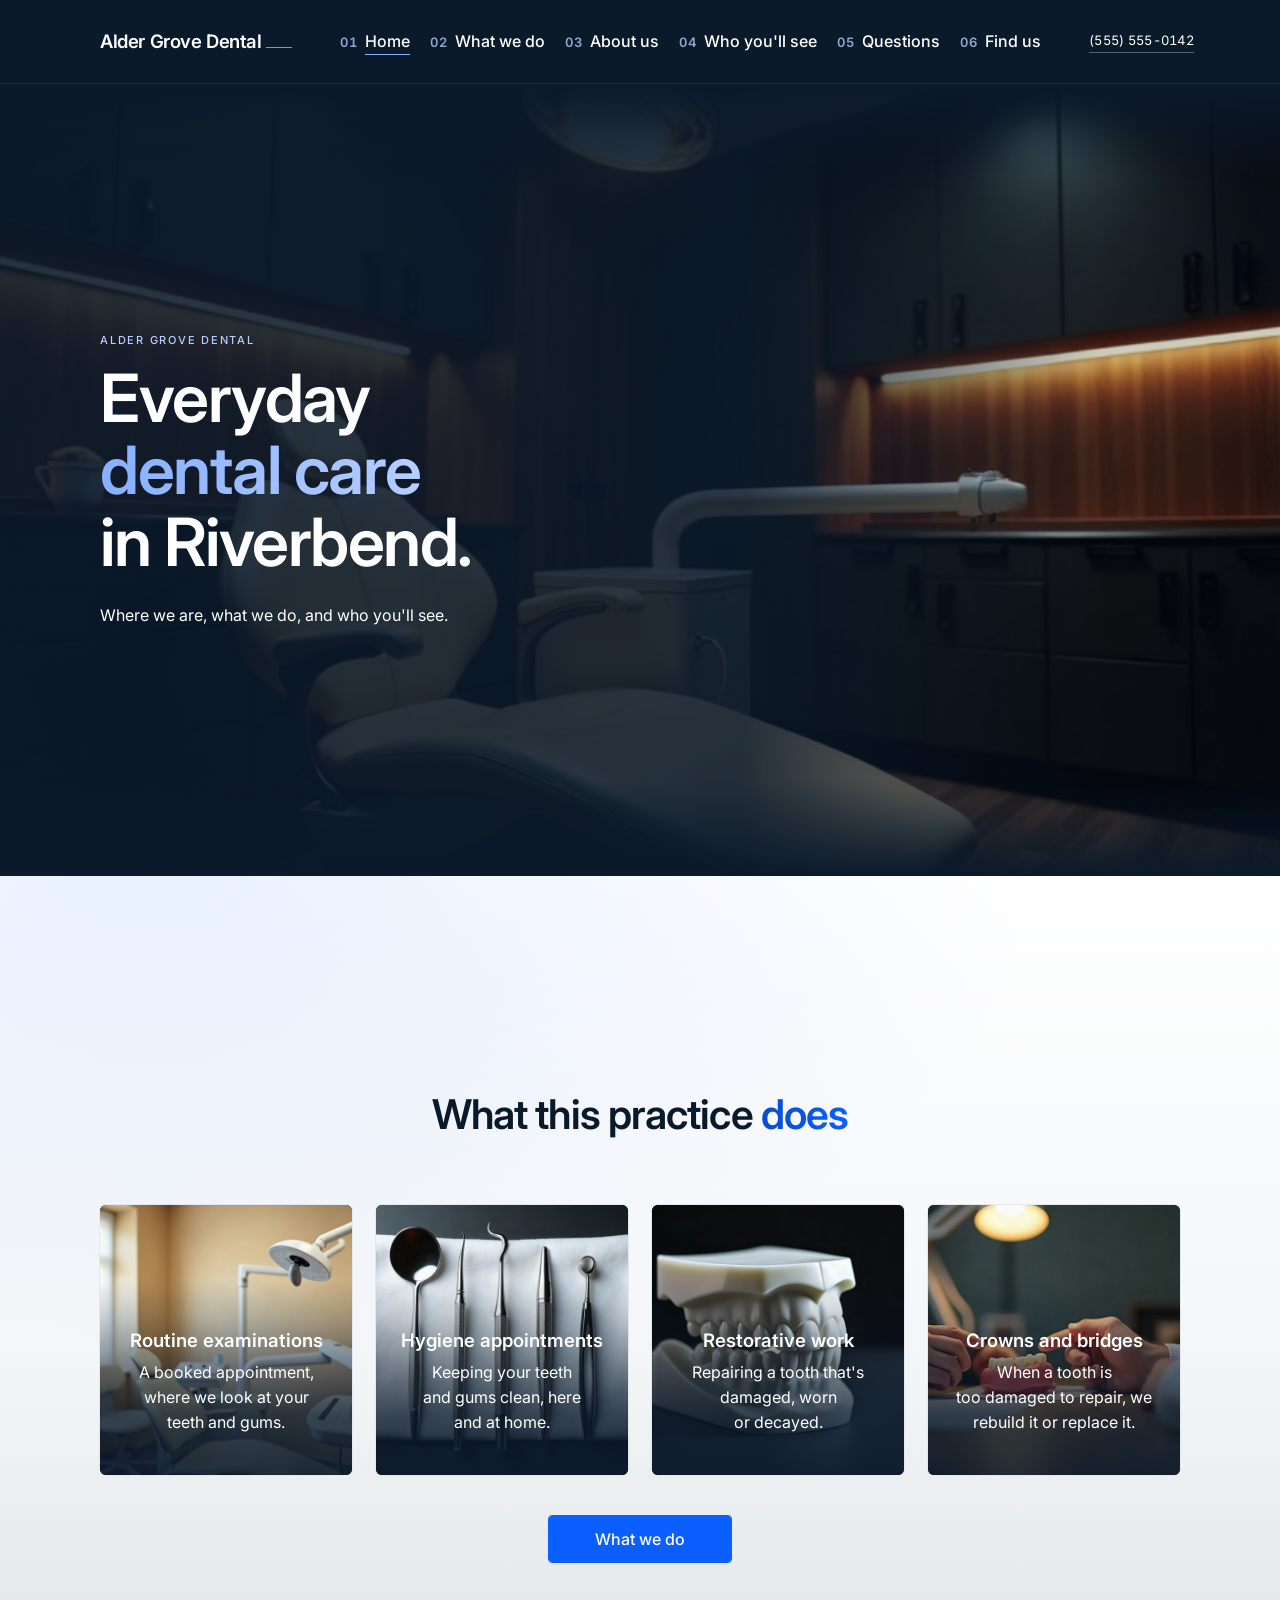
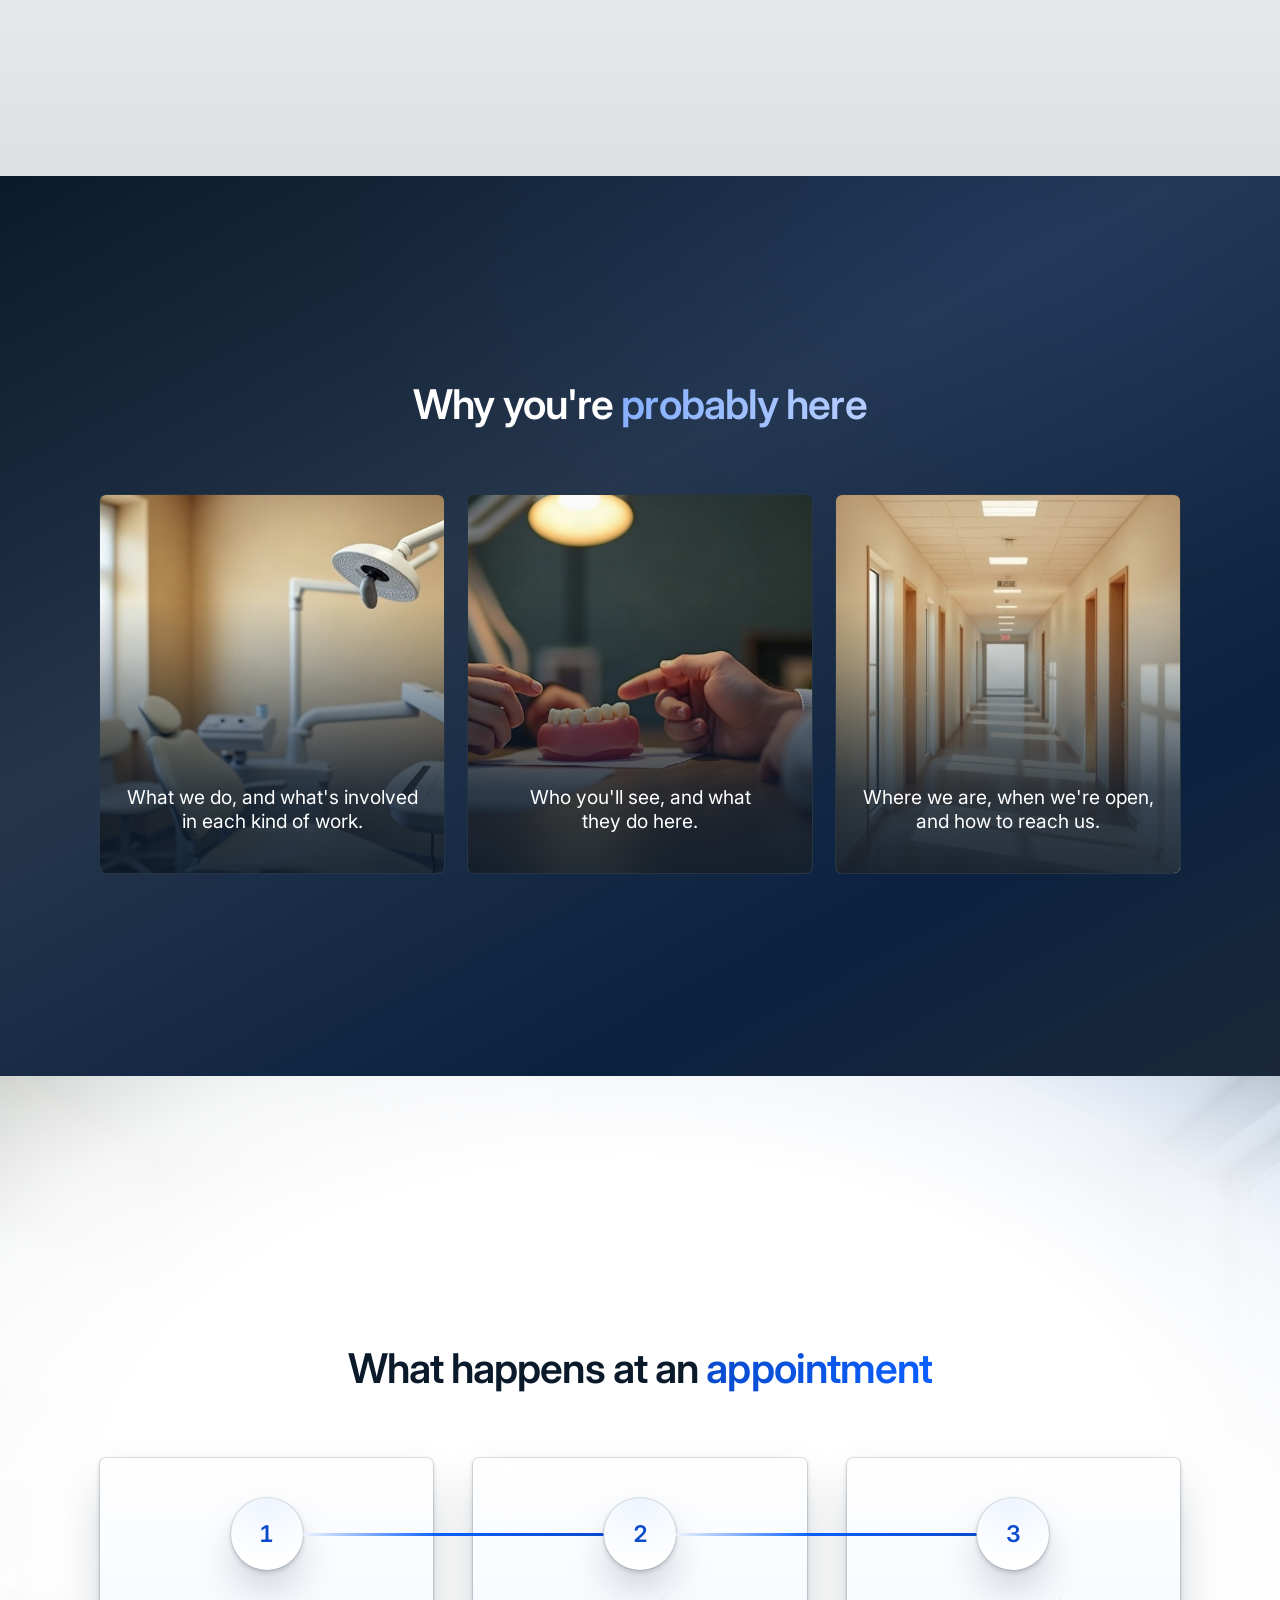
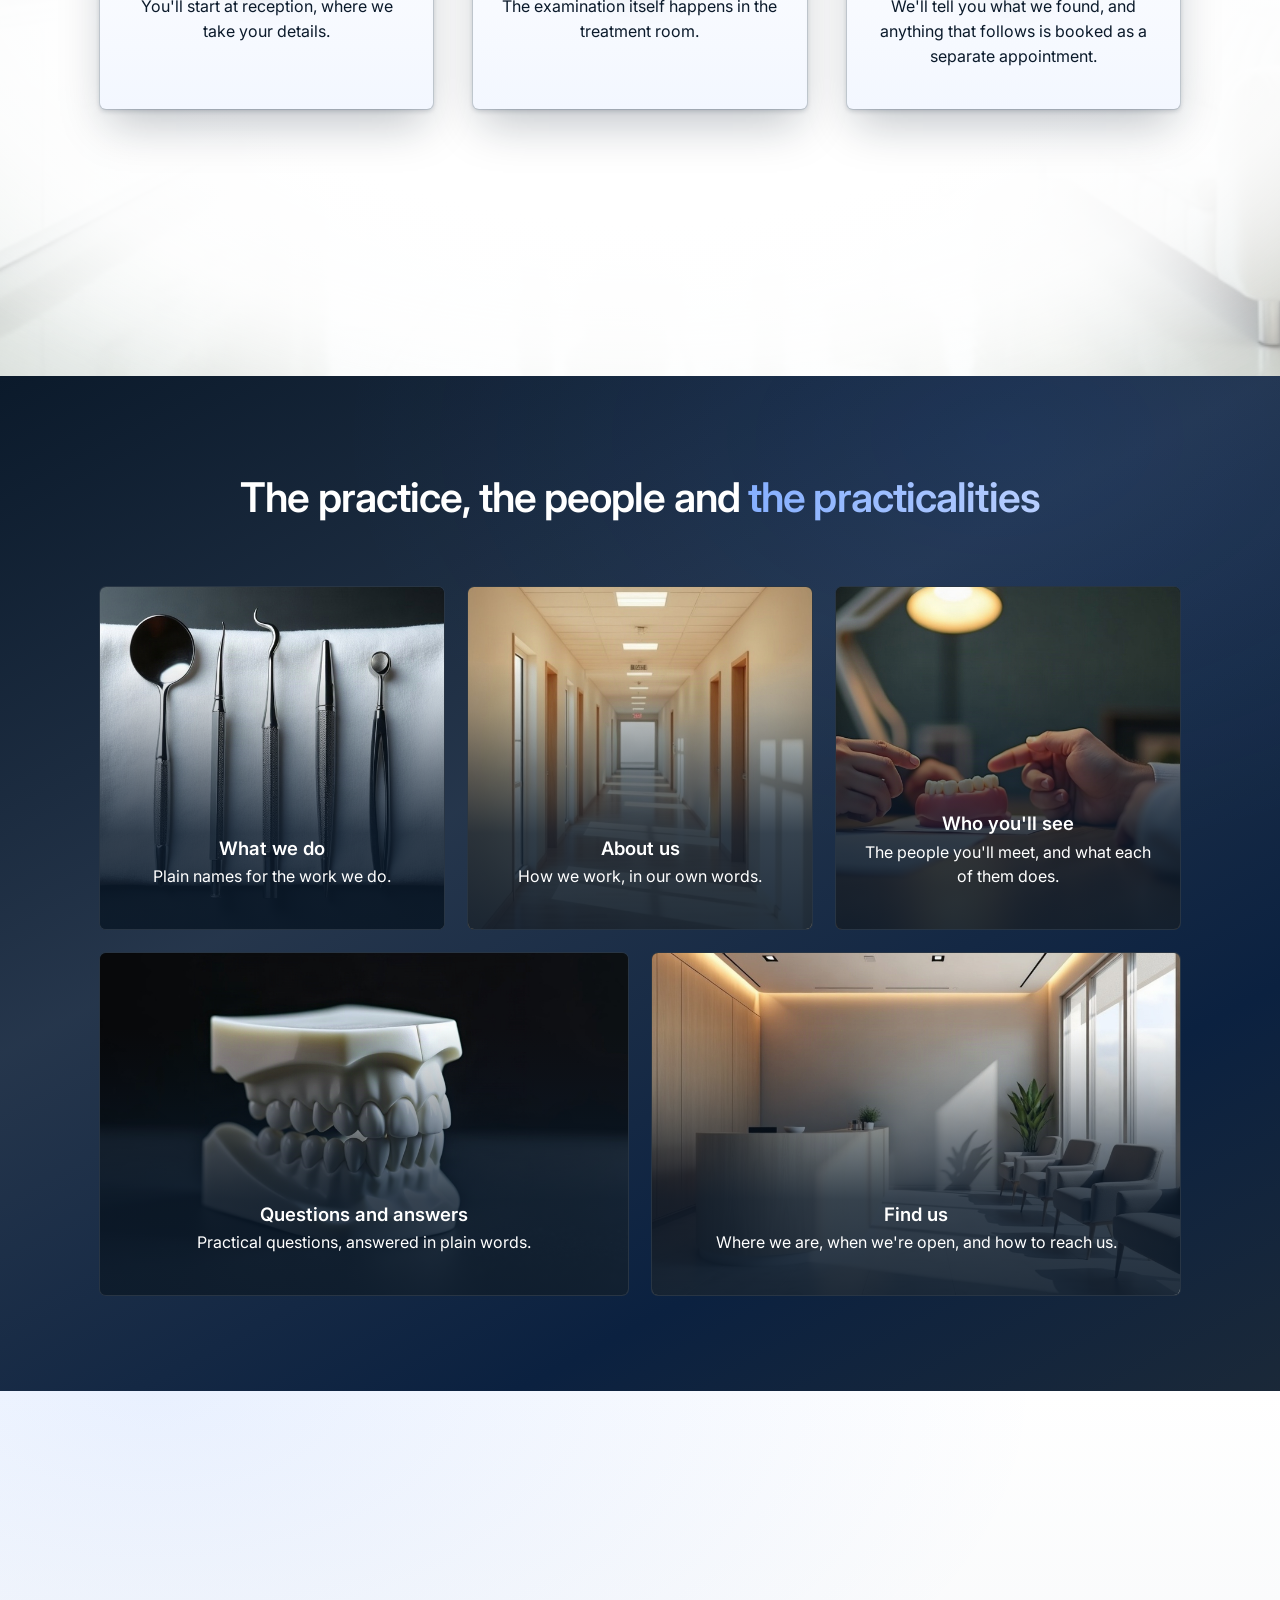
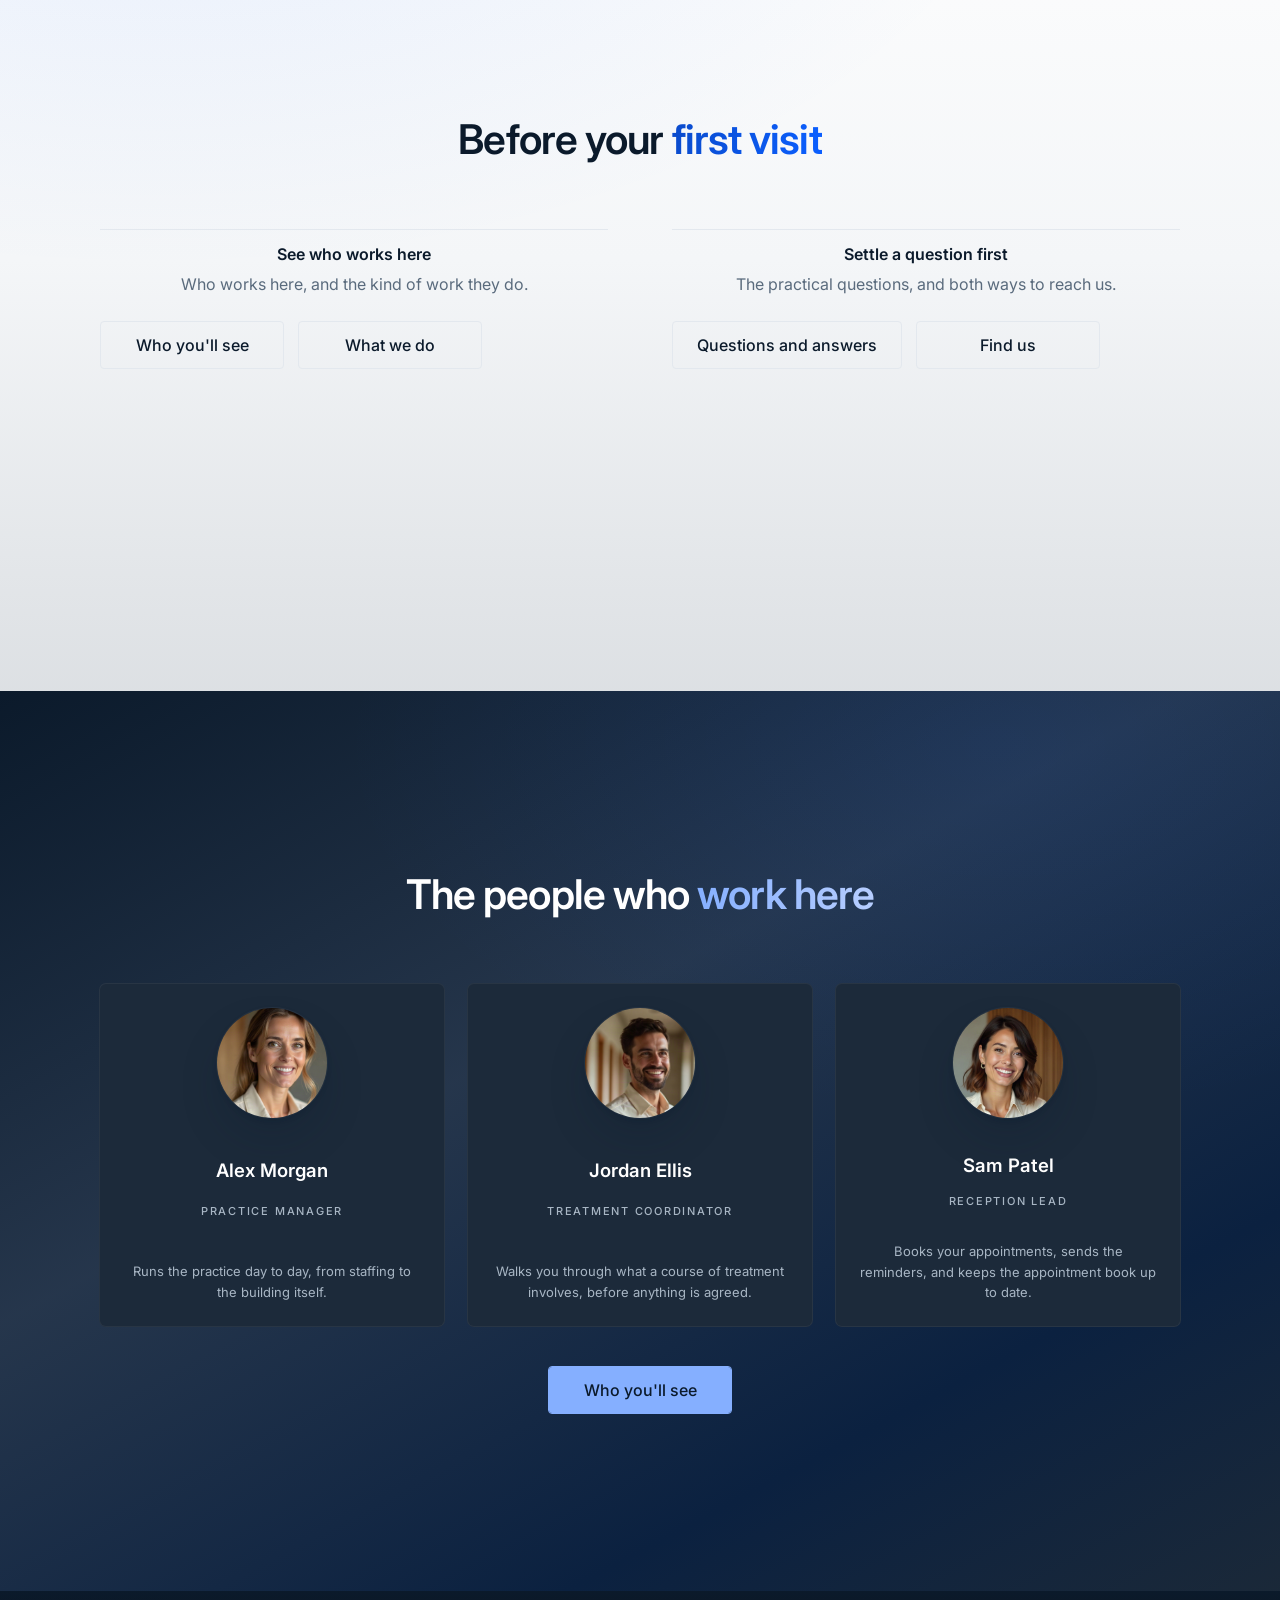
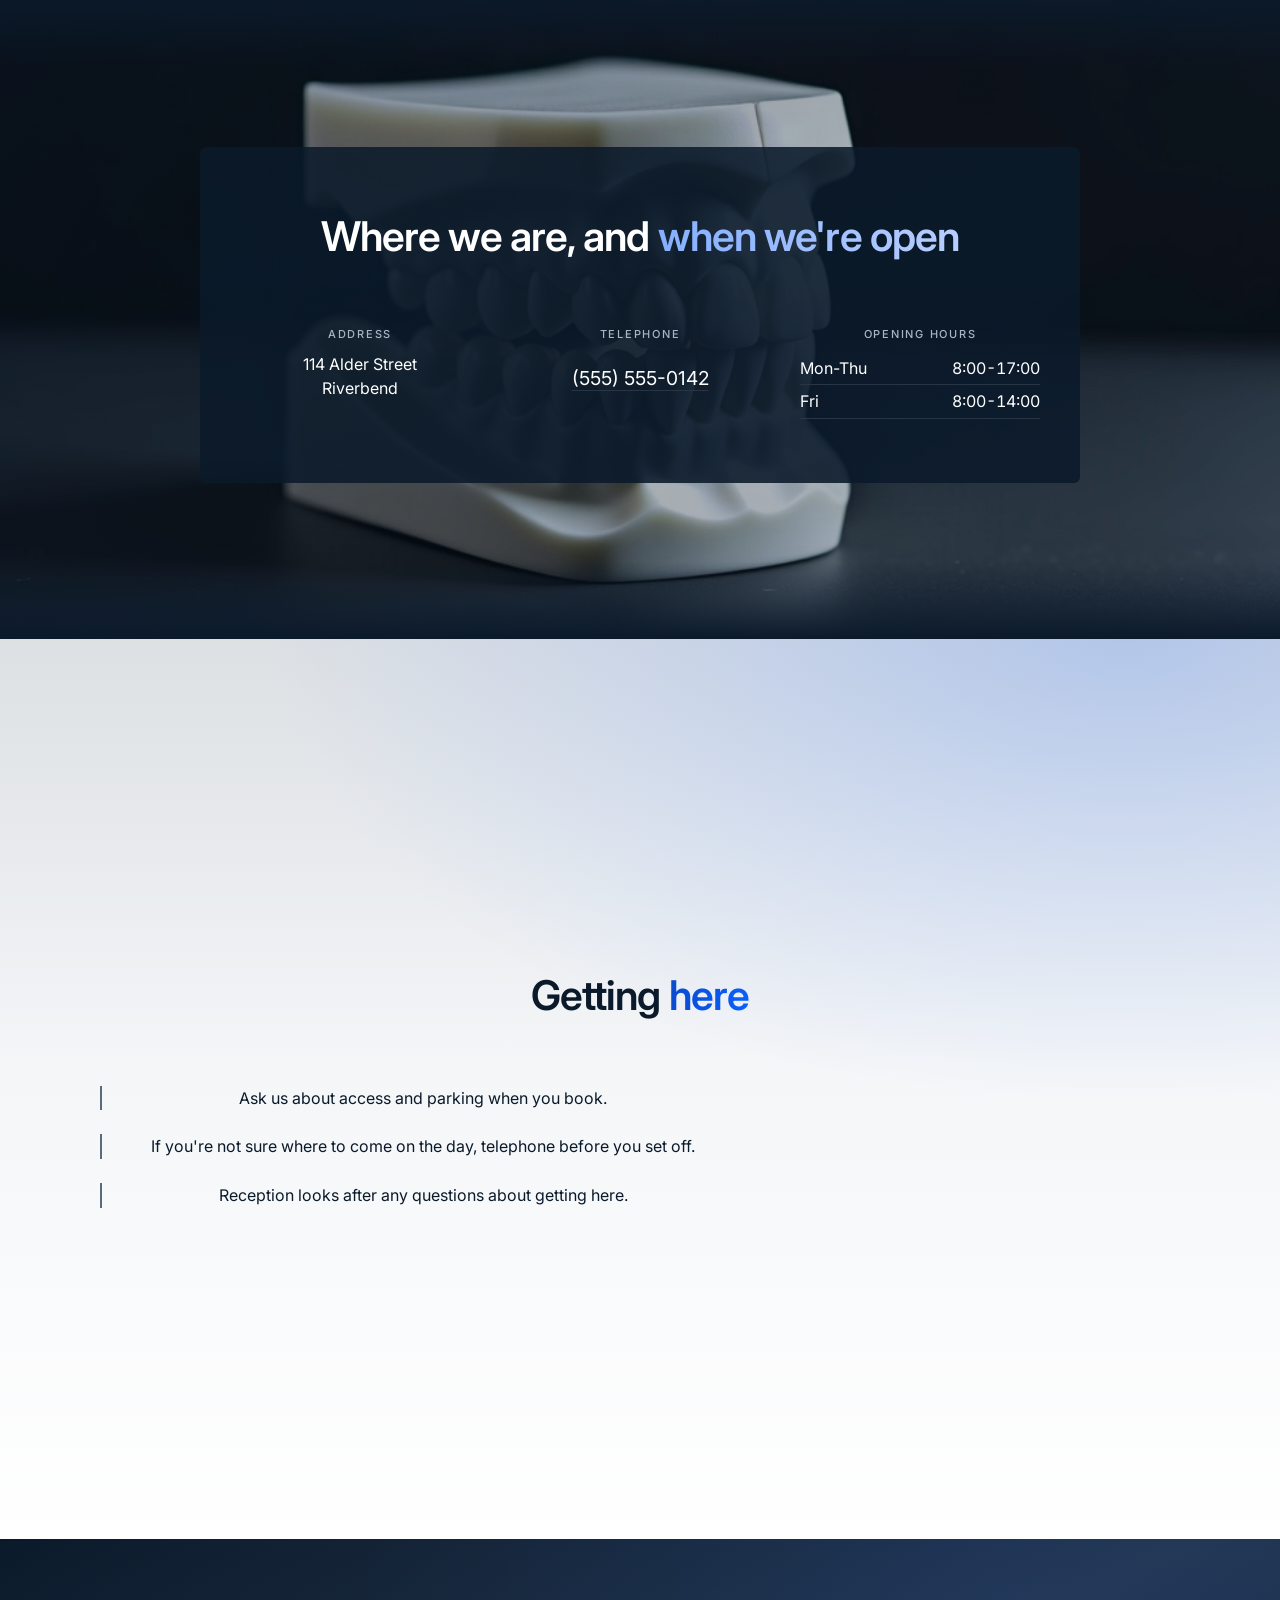
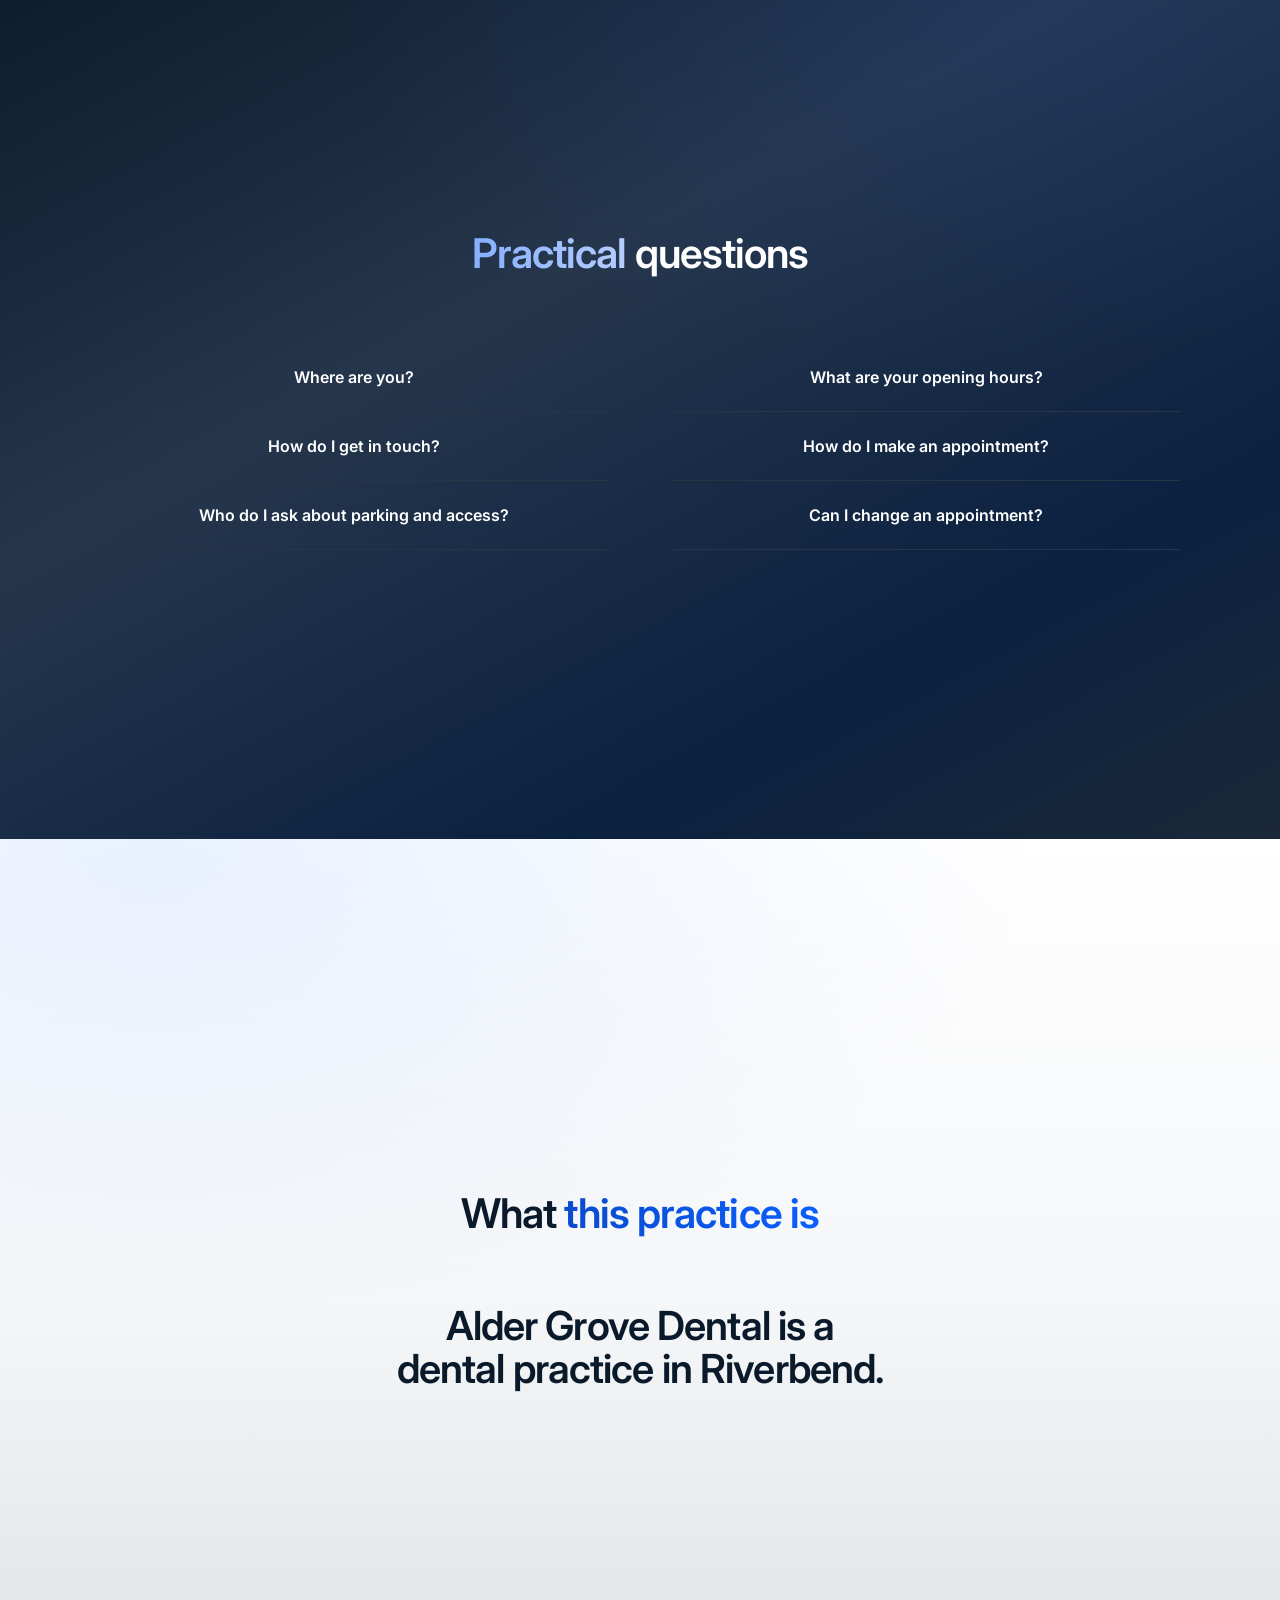
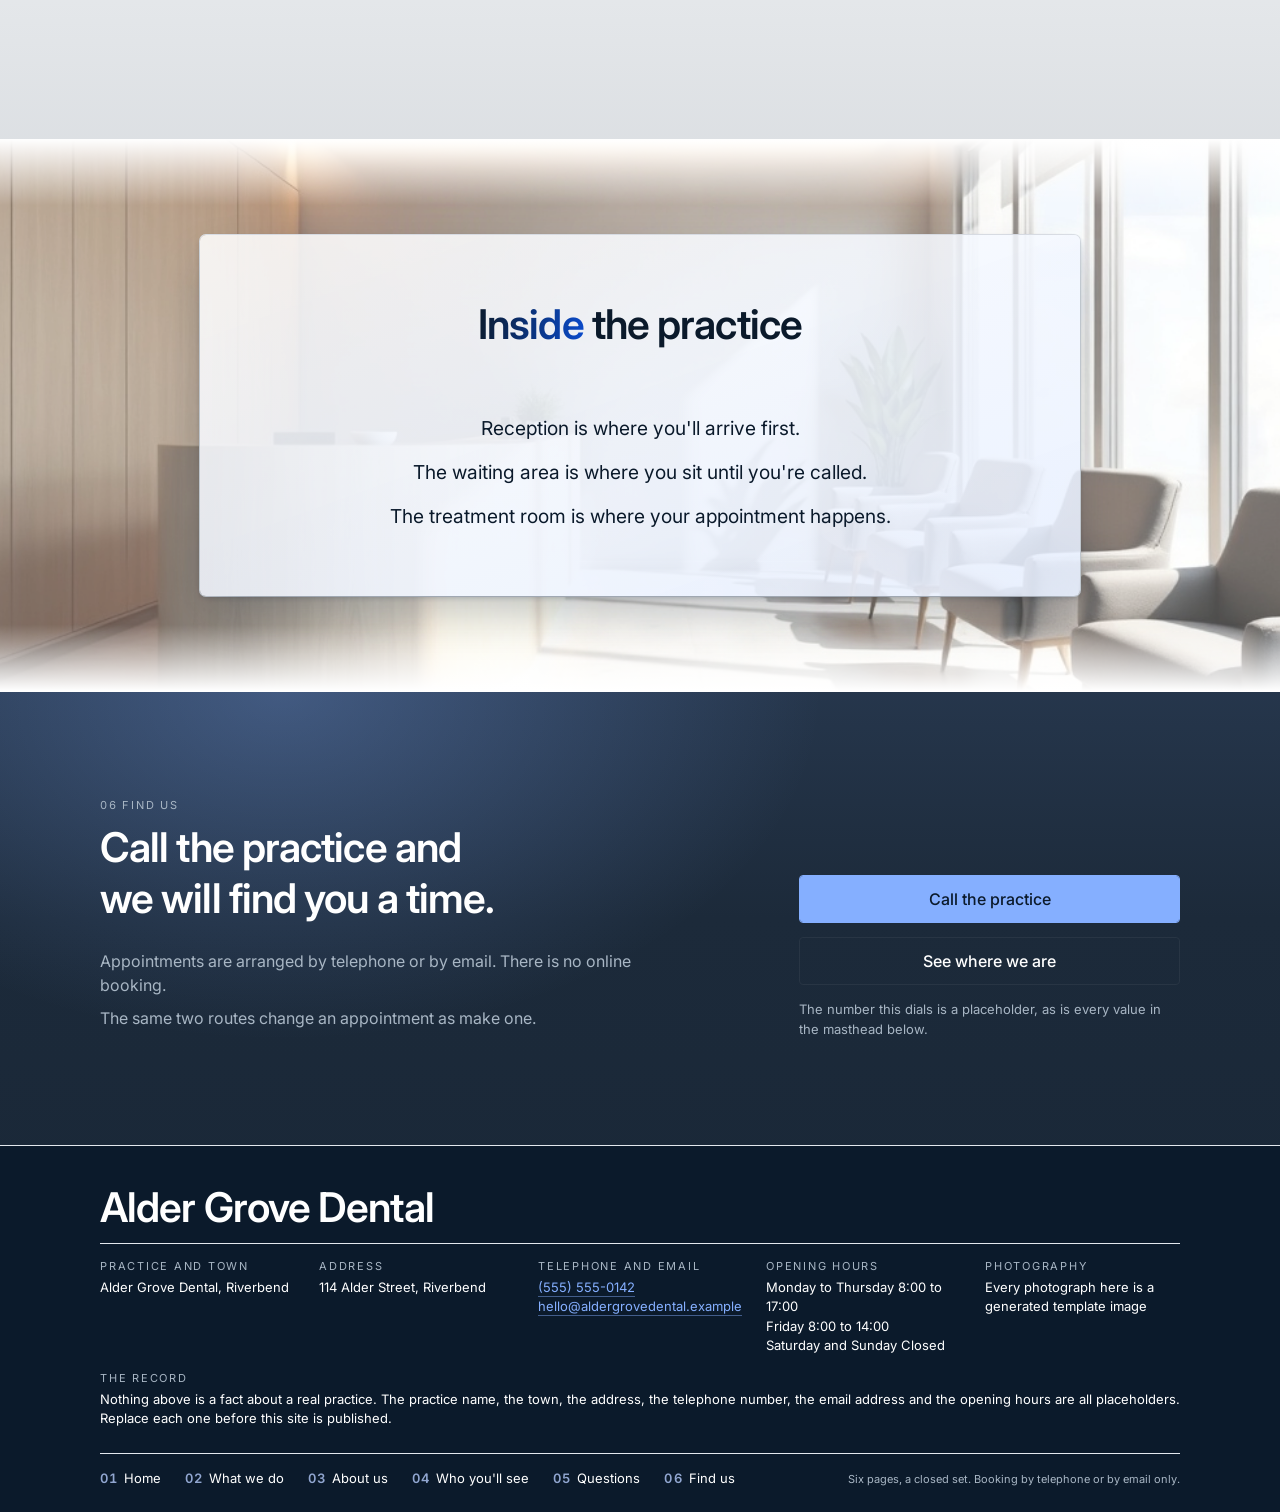
<file: index.html>
<!DOCTYPE html>
<html lang="en">
<head>
<meta charset="UTF-8">
<meta name="viewport" content="width=device-width, initial-scale=1">
<title>Dentistry in Riverbend - Alder Grove Dental</title>
<meta name="description" content="Dentistry in Riverbend. Alder Grove Dental sets out what we do, who you will see, and how to reach us, in plain words.">
<meta name="robots" content="noindex">

<link rel="icon" type="image/svg+xml" href="assets/favicon.svg">

<link rel="preconnect" href="https://fonts.googleapis.com">
<link rel="preconnect" href="https://fonts.gstatic.com" crossorigin>
<link rel="stylesheet" href="https://fonts.googleapis.com/css2?family=Inter:wght@400;500;600;700&family=Fraunces:opsz,wght@9..144,400..700&display=swap">
<link rel="stylesheet" href="design-system/stomatology-tokens.css?v=92e05074">
  <link rel="stylesheet" href="design-system/stomatology-chrome.css?v=a64a15a1">
  <link rel="stylesheet" href="design-system/stomatology-structural.css?v=3252024a">
  <link rel="stylesheet" href="design-system/brand-card-standard.css?v=6e073ad8">
<link rel="stylesheet" href="design-system/page-index.css?v=7c939bdf">
</head>
<body>
<a class="cc-skip" href="#main">Skip to content</a>

<header class="cc-bar surface-dark" id="cc-bar">
  <div class="cc-bar__in">

    <a class="cc-brand" href="index.html">
      <span class="cc-brand__name">Alder Grove Dental</span>
      <span class="cc-brand__rule" aria-hidden="true"></span>
    </a>

    <nav class="cc-nav" aria-label="Primary">

      <div class="cc-nav__item">
        <a class="cc-link is-active" href="index.html"><span class="cc-num">01</span> <span class="cc-link__label">Home</span></a>
      </div>

      
      <div class="cc-nav__item" data-menu>
        <button class="cc-link" type="button" aria-haspopup="true" aria-expanded="false" aria-controls="cc-index-services"><span class="cc-num">02</span> <span class="cc-link__label">What we do</span></button>
        <div class="cc-panel cc-panel--index surface-dark" id="cc-index-services" role="region" aria-label="What we do, contents">
          <div class="cc-panel__in cc-idx">
            <div class="cc-idx__list">
              <p class="cc-idx__head"><span class="cc-num">02</span> <b>What we do</b> <span class="cc-idx__kicker">contents</span></p>

              <a class="cc-idx__row" href="services.html#s2-why-this-area-wedge">
                <span class="cc-idx__n">02.1</span>
                <span><span class="cc-idx__t">Why this area</span><span class="cc-idx__s">What the practice takes on, and why.</span></span>
              </a>
              <a class="cc-idx__row" href="services.html#s3-sub-area-blocks">
                <span class="cc-idx__n">02.2</span>
                <span><span class="cc-idx__t">The areas of work</span><span class="cc-idx__s">Set out one block at a time.</span></span>
              </a>
              <a class="cc-idx__row" href="services.html#s4-cross-link-rail">
                <span class="cc-idx__n">02.3</span>
                <span><span class="cc-idx__t">Related pages</span><span class="cc-idx__s">Where this page hands you on.</span></span>
              </a>
              <a class="cc-idx__row" href="services.html#s5-routing-band">
                <span class="cc-idx__n">02.4</span>
                <span><span class="cc-idx__t">Where to go next</span><span class="cc-idx__s">If you are not sure what you need.</span></span>
              </a>
              <a class="cc-idx__row" href="services.html#s6-where-the-work-happens">
                <span class="cc-idx__n">02.5</span>
                <span><span class="cc-idx__t">Where the work happens</span><span class="cc-idx__s">The rooms, and what is in them.</span></span>
              </a>
            </div>

            <div class="cc-feat">
              <img class="cc-feat__img" src="assets/image-corridor.jpg" alt="" loading="lazy">
              <span class="cc-feat__grade" aria-hidden="true"></span>
              <div class="cc-feat__body">
                <p class="cc-feat__eyebrow">Before you come in</p>
                <p class="cc-feat__line">What is included, set out before you are in the chair.</p>
                <a class="cc-feat__link" href="index.html#s4-inclusion-value">Read that section</a>
              </div>
            </div>
          </div>
        </div>
      </div>

      <div class="cc-nav__item">
        <a class="cc-link" href="about.html"><span class="cc-num">03</span> <span class="cc-link__label">About us</span></a>
      </div>

      <div class="cc-nav__item">
        <a class="cc-link" href="team.html"><span class="cc-num">04</span> <span class="cc-link__label">Who you'll see</span></a>
      </div>

      
      <div class="cc-nav__item" data-menu>
        <button class="cc-link" type="button" aria-haspopup="true" aria-expanded="false" aria-controls="cc-drop-faq"><span class="cc-num">05</span> <span class="cc-link__label">Questions</span></button>
        <div class="cc-panel cc-drop surface-dark" id="cc-drop-faq" role="region" aria-label="Questions, contents">
          <div class="cc-panel__in">
            <a class="cc-drop__item" href="faq.html#s4-objection-faq"><span class="cc-idx__n">05.1</span><span><span class="cc-idx__t">The questions themselves</span><span class="cc-drop__sub">What to raise on the telephone, and what to raise in the room.</span></span></a>
            <a class="cc-drop__item" href="faq.html#s3-sub-area-blocks"><span class="cc-idx__n">05.2</span><span><span class="cc-idx__t">The practical answers</span><span class="cc-drop__sub">Where we are, when we are open, how to reach us.</span></span></a>
            <a class="cc-drop__item" href="faq.html#s7-cost-posture"><span class="cc-idx__n">05.3</span><span><span class="cc-idx__t">On cost</span><span class="cc-drop__sub">How the practice talks about what things cost.</span></span></a>
          </div>
        </div>
      </div>

      <div class="cc-nav__item">
        <a class="cc-link" href="contact.html"><span class="cc-num">06</span> <span class="cc-link__label">Find us</span></a>
      </div>
    </nav>

    
    <a class="cc-tel" href="tel:+15555550142">
      <span class="cc-tel__num">(555) 555-0142</span>
    </a>

    <button class="site-header__hamburger" type="button"
            aria-label="Open menu" aria-controls="mobile-drawer" aria-expanded="false">
      <span aria-hidden="true"></span>
    </button>
  </div>
</header>

<div class="cc-scrim" id="cc-scrim" hidden></div>

<aside id="mobile-drawer" class="surface-dark" aria-hidden="true" aria-label="Menu">

  <div class="cc-drawer__head">
    <button class="cc-drawer__close" type="button" aria-label="Close menu">&times;</button>
  </div>

  <nav class="cc-drawer__nav" aria-label="Primary, mobile">
    <a class="cc-drawer__link" href="index.html"><span class="cc-num">01</span> <span class="cc-link__label">Home</span></a>

    <div class="cc-drawer__group">
      <button class="cc-drawer__sum" type="button" aria-expanded="false"><span class="cc-num">02</span> <span class="cc-link__label">What we do</span></button>
      <div class="cc-drawer__sub">
        <a href="services.html#s2-why-this-area-wedge">02.1 Why this area</a>
        <a href="services.html#s3-sub-area-blocks">02.2 The areas of work</a>
        <a href="services.html#s4-cross-link-rail">02.3 Related pages</a>
        <a href="services.html#s5-routing-band">02.4 Where to go next</a>
        <a href="services.html#s6-where-the-work-happens">02.5 Where the work happens</a>
      </div>
    </div>

    <a class="cc-drawer__link" href="about.html"><span class="cc-num">03</span> <span class="cc-link__label">About us</span></a>
    <a class="cc-drawer__link" href="team.html"><span class="cc-num">04</span> <span class="cc-link__label">Who you'll see</span></a>

    <div class="cc-drawer__group">
      <button class="cc-drawer__sum" type="button" aria-expanded="false"><span class="cc-num">05</span> <span class="cc-link__label">Questions</span></button>
      <div class="cc-drawer__sub">
        <a href="faq.html#s4-objection-faq">05.1 The questions themselves</a>
        <a href="faq.html#s3-sub-area-blocks">05.2 The practical answers</a>
        <a href="faq.html#s7-cost-posture">05.3 On cost</a>
      </div>
    </div>

    <a class="cc-drawer__link" href="contact.html"><span class="cc-num">06</span> <span class="cc-link__label">Find us</span></a>
  </nav>

  
  <div class="cc-drawer__cta drawer-cta">
    <a class="hp-go hp-go--solid" href="tel:+15555550142">Call the practice</a>
  </div>
</aside>

<main id="main">


<section class="hp-band hp-band--hero" id="s1-hero">
  <div class="container container--full">
    <div class="row">
      <div class="col col--full">
        <div class="hp-ground hp-ground--photo hp-ground--ink surface-dark">
    <div class="hp-photo">
      
      
      <img class="hp-photo__img" src="assets/dental-hero-operatory.jpg" width="1024" height="576" loading="eager" fetchpriority="high" decoding="sync" alt="A treatment room in low light, with a cream chair under one warm overhead lamp and dark walnut cabinets on both sides.">
      <span class="hp-photo__scrim"></span>
      <span class="hp-photo__edge"></span>
    </div>
    <div class="hp-wrap">
      <div class="hp-textzone">
        
        <p class="hp-eyebrow hp-rise" style="--hp-i:0">Alder Grove Dental</p>
        
        <h1 class="hp-h1 hp-rise" style="--hp-i:1">Everyday <span class="hp-key">dental care</span> in Riverbend.</h1>
        
        <p class="hp-lead hp-rise" style="--hp-i:2">Where we are, what we do, and who you'll see.</p>
      </div>
    </div>
  </div>
      </div>
    </div>
  </div>
</section>

<section class="hp-band" id="s2-services-preview">
  <div class="container container--full">
    <div class="row">
      <div class="col col--full">
        <div class="hp-ground hp-ground--paper">
    <div class="hp-wrap">
      <div class="hp-head hp-reveal" style="--hp-i:0">
        
        <h2 class="hp-h2">What this practice <span class="hp-key">does</span></h2>
      </div>
      <ul class="hp-services">
        <li class="hp-service hp-reveal" style="--hp-i:1">
          
          <img class="hp-cardphoto hp-cardphoto--service" src="assets/dental-chair-detail.jpg" width="1024" height="576" loading="lazy" decoding="async" fetchpriority="low" alt="">
          <span class="hp-cardscrim hp-cardscrim--service"></span>
          <div class="hp-service__body">
            
            <h3 class="hp-service__name">Routine examinations</h3>
            
            <p class="hp-service__line">A booked appointment, where we look at your <span class="hp-nb">teeth and gums</span>.</p>
          </div>
        </li>
        <li class="hp-service hp-reveal" style="--hp-i:2">
          
          <img class="hp-cardphoto hp-cardphoto--service" src="assets/dental-instruments-tray.jpg" width="1024" height="576" loading="lazy" decoding="async" fetchpriority="low" alt="">
          <span class="hp-cardscrim hp-cardscrim--service"></span>
          <div class="hp-service__body">
            
            <h3 class="hp-service__name">Hygiene appointments</h3>
            
            <p class="hp-service__line">Keeping your teeth and gums clean, here and <span class="hp-nb">at home</span>.</p>
          </div>
        </li>
        <li class="hp-service hp-reveal" style="--hp-i:3">
          
          <img class="hp-cardphoto hp-cardphoto--service" src="assets/dental-model-teeth.jpg" width="1024" height="576" loading="lazy" decoding="async" fetchpriority="low" alt="">
          <span class="hp-cardscrim hp-cardscrim--service"></span>
          <div class="hp-service__body">
            
            <h3 class="hp-service__name">Restorative work</h3>
            
            <p class="hp-service__line">Repairing a tooth that's damaged, worn <span class="hp-nb">or decayed</span>.</p>
          </div>
        </li>
        <li class="hp-service hp-reveal" style="--hp-i:4">
          
          <img class="hp-cardphoto hp-cardphoto--service" src="assets/dental-hands-consult.jpg" width="1024" height="576" loading="lazy" decoding="async" fetchpriority="low" alt="">
          <span class="hp-cardscrim hp-cardscrim--service"></span>
          <div class="hp-service__body">
            
            <h3 class="hp-service__name">Crowns and bridges</h3>
            
            <p class="hp-service__line">When a tooth is <span class="hp-nb">too damaged</span> to repair, we rebuild it <span class="hp-nb">or replace it</span>.</p>
          </div>
        </li>
      </ul>
      <div class="hp-btnrow hp-reveal" style="--hp-i:5">
        
        <a class="hp-go hp-go--solid" href="services.html">What we do</a>
      </div>
    </div>
  </div>
      </div>
    </div>
  </div>
</section>

<section class="hp-band" id="s3-differentiator-narrative">
  <div class="container container--full">
    <div class="row">
      <div class="col col--full">
        <div class="hp-ground hp-ground--grad surface-dark">
    <div class="hp-wrap">
      <div class="hp-head hp-reveal" style="--hp-i:0">
        
        <h2 class="hp-h2">Why you're <span class="hp-key">probably here</span></h2>
      </div>
      <ul class="hp-finds">
        <li class="hp-find hp-reveal" style="--hp-i:1">
          
          <img class="hp-cardphoto hp-cardphoto--find" src="assets/dental-chair-detail.jpg" width="1024" height="576" loading="lazy" decoding="async" fetchpriority="low" alt="A dental chair and an overhead lamp in the treatment room.">
          <span class="hp-cardscrim hp-cardscrim--find"></span>
          <div class="hp-find__body">
            
            <p class="hp-find__line">What we do, and what's involved in each <span class="hp-nb">kind of work</span>.</p>
          </div>
        </li>
        <li class="hp-find hp-reveal" style="--hp-i:2">
          
          <img class="hp-cardphoto hp-cardphoto--find" src="assets/dental-hands-consult.jpg" width="1024" height="576" loading="lazy" decoding="async" fetchpriority="low" alt="Two pairs of hands across a wooden desk, either side of a study model of teeth under a desk lamp.">
          <span class="hp-cardscrim hp-cardscrim--find"></span>
          <div class="hp-find__body">
            
            <p class="hp-find__line">Who you'll see, and what they <span class="hp-nb">do here</span>.</p>
          </div>
        </li>
        <li class="hp-find hp-reveal" style="--hp-i:3">
          
          <img class="hp-cardphoto hp-cardphoto--find" src="assets/dental-clinic-warm.jpg" width="1024" height="576" loading="lazy" decoding="async" fetchpriority="low" alt="A corridor of wooden doors, lit by daylight from the far end.">
          <span class="hp-cardscrim hp-cardscrim--find"></span>
          <div class="hp-find__body">
            
            <p class="hp-find__line">Where we are, when we're open, and how to <span class="hp-nb">reach us</span>.</p>
          </div>
        </li>
      </ul>
    </div>
  </div>
      </div>
    </div>
  </div>
</section>

<section class="hp-band" id="s4-inclusion-value">
  <div class="container container--full">
    <div class="row">
      <div class="col col--full">
        
  <div class="hp-ground hp-ground--paper2 hp-clinic">
    <div class="hp-wrap">
      <div class="hp-head hp-reveal" style="--hp-i:0">
        
        <h2 class="hp-h2">What happens at an <span class="hp-key">appointment</span></h2>
      </div>
      
      <div class="hp-tl">
        <span class="hp-tl__rail" aria-hidden="true">
          <span class="hp-tl__seg hp-tl__seg--1"><span class="hp-tl__fill hp-draw" style="--hp-i:0"></span></span>
          <span class="hp-tl__seg hp-tl__seg--2"><span class="hp-tl__fill hp-draw" style="--hp-i:1"></span></span>
        </span>
        <ol class="hp-timeline">
          
          <li class="hp-step hp-reveal" style="--hp-i:0" tabindex="0">
            <div class="hp-step__card">
              <span class="hp-tl__icon" aria-hidden="true"><span class="hp-tl__n">1</span></span>
              
              <p class="hp-step__line">You'll start at reception, where we take <span class="hp-nb">your details</span>.</p>
            </div>
          </li>
          <li class="hp-step hp-reveal" style="--hp-i:1" tabindex="0">
            <div class="hp-step__card">
              <span class="hp-tl__icon" aria-hidden="true"><span class="hp-tl__n">2</span></span>
              
              <p class="hp-step__line">The examination itself happens in the <span class="hp-nb">treatment room</span>.</p>
            </div>
          </li>
          <li class="hp-step hp-reveal" style="--hp-i:2" tabindex="0">
            <div class="hp-step__card">
              <span class="hp-tl__icon" aria-hidden="true"><span class="hp-tl__n">3</span></span>
              
              <p class="hp-step__line">We'll tell you what we found, and anything that follows is booked as a <span class="hp-nb">separate appointment</span>.</p>
            </div>
          </li>
        </ol>
      </div>
    </div>
  </div>
      </div>
    </div>
  </div>
</section>

<section class="hp-band" id="s5-capability-switcher">
  <div class="container container--full">
    <div class="row">
      <div class="col col--full">
        <div class="hp-ground hp-ground--grad surface-dark">
    <div class="hp-wrap">
      <div class="hp-head hp-reveal" style="--hp-i:0">
        
        <h2 class="hp-h2">The practice, the people and <span class="hp-key">the practicalities</span></h2>
      </div>
      <ul class="hp-routes">
        <li class="hp-reveal" style="--hp-i:1">
          
          <a class="hp-route" href="services.html">
            
            <img class="hp-cardphoto hp-cardphoto--route" src="assets/dental-instruments-tray.jpg" width="1024" height="576" loading="lazy" decoding="async" fetchpriority="low" alt="">
            <span class="hp-cardscrim hp-cardscrim--route"></span>
            <div class="hp-route__body">
              <p class="hp-route__label">What we do</p>
              <p class="hp-route__line">Plain names for the work <span class="hp-nb">we do</span>.</p>            </div>
          </a>
        </li>
        <li class="hp-reveal" style="--hp-i:2">
          
          <a class="hp-route" href="about.html">
            
            <img class="hp-cardphoto hp-cardphoto--route" src="assets/dental-clinic-warm.jpg" width="1024" height="576" loading="lazy" decoding="async" fetchpriority="low" alt="">
            <span class="hp-cardscrim hp-cardscrim--route"></span>
            <div class="hp-route__body">
              <p class="hp-route__label">About us</p>
              <p class="hp-route__line">How we work, in our <span class="hp-nb">own words</span>.</p>            </div>
          </a>
        </li>
        <li class="hp-reveal" style="--hp-i:3">
          
          <a class="hp-route" href="team.html">
            
            <img class="hp-cardphoto hp-cardphoto--route" src="assets/dental-hands-consult.jpg" width="1024" height="576" loading="lazy" decoding="async" fetchpriority="low" alt="">
            <span class="hp-cardscrim hp-cardscrim--route"></span>
            <div class="hp-route__body">
              <p class="hp-route__label">Who you'll see</p>
              <p class="hp-route__line">The people you'll meet, and what each of <span class="hp-nb">them does</span>.</p>            </div>
          </a>
        </li>
        <li class="hp-reveal" style="--hp-i:4">
          
          <a class="hp-route" href="faq.html">
            
            <img class="hp-cardphoto hp-cardphoto--route" src="assets/dental-model-teeth.jpg" width="1024" height="576" loading="lazy" decoding="async" fetchpriority="low" alt="">
            <span class="hp-cardscrim hp-cardscrim--route"></span>
            <div class="hp-route__body">
              <p class="hp-route__label">Questions and answers</p>
              <p class="hp-route__line">Practical questions, answered in <span class="hp-nb">plain words</span>.</p>            </div>
          </a>
        </li>
        <li class="hp-reveal" style="--hp-i:5">
          
          <a class="hp-route" href="contact.html">
            
            <img class="hp-cardphoto hp-cardphoto--route" src="assets/dental-clinic-reception.jpg" width="1024" height="576" loading="lazy" decoding="async" fetchpriority="low" alt="">
            <span class="hp-cardscrim hp-cardscrim--route"></span>
            <div class="hp-route__body">
              <p class="hp-route__label">Find us</p>
              <p class="hp-route__line">Where we are, when we're open, and how to <span class="hp-nb">reach us</span>.</p>            </div>
          </a>
        </li>
      </ul>
    </div>
  </div>
      </div>
    </div>
  </div>
</section>

<section class="hp-band" id="s6-routing-band">
  <div class="container container--full">
    <div class="row">
      <div class="col col--full">
        <div class="hp-ground hp-ground--paper">
    <div class="hp-wrap">
      <div class="hp-head hp-reveal" style="--hp-i:0">
        
        <h2 class="hp-h2">Before your <span class="hp-key">first visit</span></h2>
      </div>
      <ul class="hp-flows">
        <li class="hp-flow hp-reveal" style="--hp-i:1">
          
          <p class="hp-flow__label">See who works here</p>
          
          <p class="hp-flow__line">Who works here, and the kind of work they do.</p>
          <div class="hp-flow__steps">
            
            <a class="hp-go hp-go--quiet" href="team.html">Who you'll see</a>
            
            <a class="hp-go hp-go--quiet" href="services.html">What we do</a>
          </div>
        </li>
        <li class="hp-flow hp-reveal" style="--hp-i:2">
          
          <p class="hp-flow__label">Settle a question first</p>
          
          <p class="hp-flow__line">The practical questions, and both ways to reach us.</p>
          <div class="hp-flow__steps">
            
            <a class="hp-go hp-go--quiet" href="faq.html">Questions and answers</a>
            
            <a class="hp-go hp-go--quiet" href="contact.html">Find us</a>
          </div>
        </li>
      </ul>
    </div>
  </div>
      </div>
    </div>
  </div>
</section>

<section class="hp-band" id="s7-team-preview">
  <div class="container container--full">
    <div class="row">
      <div class="col col--full">
        <div class="hp-ground hp-ground--grad surface-dark">
    <div class="hp-wrap">
      <div class="hp-head hp-reveal" style="--hp-i:0">
        
        <h2 class="hp-h2">The people who <span class="hp-key">work here</span></h2>
      </div>
      <ul class="hp-people">
        <li class="hp-person hp-reveal" style="--hp-i:1">
          
          <span class="hp-portrait">
            <img class="hp-portrait__img" src="assets/dental-person-07.jpg" style="--hp-p-z:1.6; --hp-p-x:1%; --hp-p-y:5%" width="1024" height="1024" loading="lazy" decoding="async" fetchpriority="low" alt="Generated portrait of a woman who does not exist, standing in for a staff photograph.">
          </span>
          
          <p class="hp-person__name">Alex Morgan</p>
          
          <p class="hp-person__role">Practice Manager</p>
          <p class="hp-person__cred"></p>
          
          <p class="hp-person__line">Runs the practice day to day, from staffing to the building itself.</p>
        </li>
        <li class="hp-person hp-reveal" style="--hp-i:2">
          <span class="hp-portrait">
            <img class="hp-portrait__img" src="assets/dental-person-08.jpg" style="--hp-p-z:2; --hp-p-x:4%; --hp-p-y:18%" width="1024" height="1024" loading="lazy" decoding="async" fetchpriority="low" alt="Generated portrait of a man who does not exist, standing in for a staff photograph.">
          </span>
          
          <p class="hp-person__name">Jordan Ellis</p>
          
          <p class="hp-person__role">Treatment Coordinator</p>
          <p class="hp-person__cred"></p>
          
          <p class="hp-person__line">Walks you through what a course of treatment involves, before anything is agreed.</p>
        </li>
        <li class="hp-person hp-reveal" style="--hp-i:3">
          <span class="hp-portrait">
            <img class="hp-portrait__img" src="assets/dental-person-03.jpg" style="--hp-p-z:1.55; --hp-p-x:-2%; --hp-p-y:15%" width="1024" height="1024" loading="lazy" decoding="async" fetchpriority="low" alt="Generated portrait of a woman who does not exist, standing in for a staff photograph.">
          </span>
          
          <p class="hp-person__name">Sam Patel</p>
          
          <p class="hp-person__role">Reception Lead</p>
          <p class="hp-person__cred"></p>
          
          <p class="hp-person__line">Books your appointments, sends the reminders, and keeps the appointment book up to date.</p>
        </li>
      </ul>
      <div class="hp-btnrow hp-reveal" style="--hp-i:4">
        
        <a class="hp-go hp-go--solid" href="team.html">Who you'll see</a>
      </div>
    </div>
  </div>
      </div>
    </div>
  </div>
</section>

<section class="hp-band hp-band--photoband" id="s8-location-and-hours">
  <div class="container container--full">
    <div class="row">
      <div class="col col--full">
        <div class="hp-ground hp-ground--photo hp-ground--ink hp-ground--veil surface-dark">
    <div class="hp-photo">
      
      <img class="hp-photo__img" src="assets/dental-model-teeth.jpg" width="1024" height="576" loading="lazy" decoding="async" fetchpriority="low" alt="A white study model of upper and lower teeth, resting on a dark surface.">
      <span class="hp-photo__scrim"></span>
      <span class="hp-photo__edge"></span>
    </div>
    <div class="hp-wrap">
      
      <div class="hp-plate hp-plate--ink hp-reveal" style="--hp-i:0">
        <div class="hp-head">
          
          <h2 class="hp-h2">Where we are, and <span class="hp-key">when&nbsp;we're&nbsp;open</span></h2>
        </div>
        <dl class="hp-facts">
          <div class="hp-fact">
            
            <dt class="hp-fact__label">Address</dt>
            <dd class="hp-addr">
              
              <address class="hp-addr">
                <span class="hp-street">114&nbsp;Alder&nbsp;Street</span><br>
                Riverbend
              </address>
            </dd>
          </div>
          <div class="hp-fact">
            
            <dt class="hp-fact__label">Telephone</dt>
            <dd class="hp-addr">
              
              <a class="hp-tel" href="tel:5555550142">(555)&nbsp;555-0142</a>
            </dd>
          </div>
          <div class="hp-fact">
            
            <dt class="hp-fact__label">Opening hours</dt>
            <dd class="hp-addr">
              
              <div class="hp-hours">
                <div class="hp-hours__row"><span class="hp-hours__day">Mon-Thu</span><span class="hp-hours__time">8:00-17:00</span></div>
                <div class="hp-hours__row"><span class="hp-hours__day">Fri</span><span class="hp-hours__time">8:00-14:00</span></div>
              </div>
            </dd>
          </div>
        </dl>
      </div>
    </div>
  </div>
      </div>
    </div>
  </div>
</section>

<section class="hp-band" id="s9-compare-teaser">
  <div class="container container--full">
    <div class="row">
      <div class="col col--full">
        <div class="hp-ground hp-ground--paper2">
    <div class="hp-wrap">
      <div class="hp-head hp-reveal" style="--hp-i:0">
        
        <h2 class="hp-h2">Getting <span class="hp-key">here</span></h2>
      </div>
      <ul class="hp-notes">
        
        <li class="hp-note hp-reveal" style="--hp-i:1">Ask us about access and parking when you book.</li>
        
        <li class="hp-note hp-reveal" style="--hp-i:2">If you're not sure where to come on the day, telephone before you set off.</li>
        
        <li class="hp-note hp-reveal" style="--hp-i:3">Reception looks after any questions about getting here.</li>
      </ul>
    </div>
  </div>
      </div>
    </div>
  </div>
</section>

<section class="hp-band" id="s10-pricing-teaser">
  <div class="container container--full">
    <div class="row">
      <div class="col col--full">
        <div class="hp-ground hp-ground--grad surface-dark">
    <div class="hp-wrap">
      <div class="hp-head hp-reveal" style="--hp-i:0">
        
        <h2 class="hp-h2"><span class="hp-key">Practical</span> questions</h2>
      </div>
      <ul class="hp-qs">
        <li class="hp-qitem hp-reveal" style="--hp-i:1">
          
          <a class="hp-q" href="faq.html#faq-1">Where are you?</a>
        </li>
        <li class="hp-qitem hp-reveal" style="--hp-i:2">
          
          <a class="hp-q" href="faq.html#faq-2">What are your opening hours?</a>
        </li>
        <li class="hp-qitem hp-reveal" style="--hp-i:3">
          
          <a class="hp-q" href="faq.html#faq-3">How do I get in touch?</a>
        </li>
        <li class="hp-qitem hp-reveal" style="--hp-i:4">
          
          <a class="hp-q" href="faq.html#faq-4">How do I make an appointment?</a>
        </li>
        <li class="hp-qitem hp-reveal" style="--hp-i:5">
          
          <a class="hp-q" href="faq.html#faq-5">Who do I ask about parking and access?</a>
        </li>
        <li class="hp-qitem hp-reveal" style="--hp-i:6">
          
          <a class="hp-q" href="faq.html#faq-6">Can I change an appointment?</a>
        </li>
      </ul>
    </div>
  </div>
      </div>
    </div>
  </div>
</section>

<section class="hp-band" id="s11-stance-line">
  <div class="container container--full">
    <div class="row">
      <div class="col col--full">
        <div class="hp-ground hp-ground--paper">
    <div class="hp-wrap">
      <div class="hp-head hp-reveal" style="--hp-i:0">
        
        <h2 class="hp-h2">What <span class="hp-key">this practice is</span></h2>
      </div>
      
      <p class="hp-stance hp-reveal" style="--hp-i:1">Alder Grove Dental is a dental practice in Riverbend.</p>
    </div>
  </div>
      </div>
    </div>
  </div>
</section>

<section class="hp-band hp-band--photoband" id="s12-practice-view">
  <div class="container container--full">
    <div class="row">
      <div class="col col--full">
        <div class="hp-ground hp-ground--photo hp-ground--paperphoto hp-ground--paperveil">
    <div class="hp-photo">
      
      <img class="hp-photo__img" src="assets/dental-clinic-reception.jpg" width="1024" height="576" loading="lazy" decoding="async" fetchpriority="low" alt="A reception counter and a row of upholstered chairs beside a wall of tall windows in daylight.">
      <span class="hp-photo__scrim"></span>
      <span class="hp-photo__edge"></span>
    </div>
    <div class="hp-wrap">
      
      <div class="hp-plate hp-plate--paper hp-reveal" style="--hp-i:0">
        <div class="hp-head">
          
          <h2 class="hp-h2"><span class="hp-key">Inside</span> the&nbsp;practice</h2>
        </div>
        
        <ul class="hp-closing">
          <li class="hp-closing__line">Reception is where you'll <span class="hp-nb">arrive first</span>.</li>
          <li class="hp-closing__line">The waiting area is where you sit until <span class="hp-nb">you're called</span>.</li>
          <li class="hp-closing__line">The treatment room is where your <span class="hp-nb">appointment happens</span>.</li>
        </ul>
      </div>
    </div>
  </div>
      </div>
    </div>
  </div>
</section>
</main>

  <section class="cc-closing precta surface-dark">
    <div class="cc-closing__in">
      <div>
        <p class="cc-closing__eyebrow">06 Find us</p>
        <h2>Call the practice and we will find you a time.</h2>
        
        <p>Appointments are arranged by telephone or by email. There is no online booking.</p>
        <p>The same two routes change an appointment as make one.</p>
      </div>
      <div class="cc-acts">
        <a class="hp-go hp-go--solid" href="tel:+15555550142">Call the practice</a>
        <a class="hp-go hp-go--quiet" href="contact.html">See where we are</a>
        <small>The number this dials is a placeholder, as is every value in the masthead below.</small>
      </div>
    </div>
  </section>


<footer class="cc-foot surface-dark">
  <div class="cc-foot__in">

    <p class="cc-foot__mark">Alder Grove Dental</p>

    
    <div class="cc-mast">
      <div>
        <span class="cc-mast__k">Practice and town</span>
        <p class="cc-mast__v">Alder Grove Dental, Riverbend</p>
      </div>
      <div>
        <span class="cc-mast__k">Address</span>
        <p class="cc-mast__v">114 Alder Street, Riverbend</p>
      </div>
      <div>
        <span class="cc-mast__k">Telephone and email</span>
        <p class="cc-mast__v"><a class="cc-a" href="tel:+15555550142">(555) 555-0142</a><br><a class="cc-a" href="mailto:hello@aldergrovedental.example">hello@aldergrovedental.example</a></p>
      </div>
      <div>
        <span class="cc-mast__k">Opening hours</span>
        <p class="cc-mast__v">Monday to Thursday 8:00 to 17:00<br>Friday 8:00 to 14:00<br>Saturday and Sunday Closed</p>
      </div>
      <div>
        <span class="cc-mast__k">Photography</span>
        <p class="cc-mast__v">Every photograph here is a generated template image</p>
      </div>
      <div class="cc-mast__record">
        <span class="cc-mast__k">The record</span>
        <p class="cc-mast__v">Nothing above is a fact about a real practice. The practice name, the town, the address, the telephone number, the email address and the opening hours are all placeholders. Replace each one before this site is published.</p>
      </div>
    </div>

    <div class="cc-foot__bar">
      <a class="cc-foot__link" href="index.html"><span class="cc-num">01</span> Home</a>
      <a class="cc-foot__link" href="services.html"><span class="cc-num">02</span> What we do</a>
      <a class="cc-foot__link" href="about.html"><span class="cc-num">03</span> About us</a>
      <a class="cc-foot__link" href="team.html"><span class="cc-num">04</span> Who you'll see</a>
      <a class="cc-foot__link" href="faq.html"><span class="cc-num">05</span> Questions</a>
      <a class="cc-foot__link" href="contact.html"><span class="cc-num">06</span> Find us</a>
      <p class="cc-foot__legal">Six pages, a closed set. Booking by telephone or by email only.</p>
    </div>

  </div>
</footer>

<script>
/* ---------------------------------------------------------------------------
   (c) of the hover-intent contract: a close-delay cleared on re-enter, so a
   diagonal traverse from the trigger into the panel never collapses it. (a) and
   (b) are CSS above: one shared hover scope, and a bridge across the seam.
   Keyboard: click toggles, Escape closes and returns focus to the trigger.
   --------------------------------------------------------------------------- */
(function () {
  var CLOSE_DELAY = 240;

  document.querySelectorAll('[data-menu]').forEach(function (item) {
    var trigger = item.querySelector('.cc-link[aria-haspopup]');
    var timer = null;

    function open() { clearTimeout(timer); item.classList.add('is-open'); trigger.setAttribute('aria-expanded', 'true'); }
    function close() { item.classList.remove('is-open'); trigger.setAttribute('aria-expanded', 'false'); }
    function closeSoon() { clearTimeout(timer); timer = setTimeout(close, CLOSE_DELAY); }

    item.addEventListener('mouseenter', open);
    item.addEventListener('mouseleave', closeSoon);
    trigger.addEventListener('click', function (e) {
      e.preventDefault();
      if (item.classList.contains('is-open')) { close(); } else { open(); }
    });
    item.addEventListener('keydown', function (e) {
      if (e.key === 'Escape') { close(); trigger.focus(); }
    });
  });

  /* the scroll state: the bar TIGHTENS once there is content behind it. */
  var bar = document.getElementById('cc-bar');
  function onScroll() { bar.classList.toggle('is-tight', window.scrollY > 40); }
  addEventListener('scroll', onScroll, { passive: true });
  onScroll();

  /* the drawer, on the canonical contract the functional gate drives. */
  var burger = document.querySelector('.site-header__hamburger');
  var drawer = document.getElementById('mobile-drawer');
  var scrim = document.getElementById('cc-scrim');
  var closeBtn = drawer.querySelector('.cc-drawer__close');

  function setDrawer(on) {
    drawer.setAttribute('aria-hidden', on ? 'false' : 'true');
    burger.setAttribute('aria-expanded', on ? 'true' : 'false');
    scrim.hidden = !on;
    scrim.classList.toggle('is-on', on);
    document.body.style.overflow = on ? 'hidden' : '';
    if (on) { closeBtn.focus(); } else { burger.focus(); }
  }
  burger.addEventListener('click', function () { setDrawer(drawer.getAttribute('aria-hidden') === 'true'); });
  closeBtn.addEventListener('click', function () { setDrawer(false); });
  scrim.addEventListener('click', function () { setDrawer(false); });
  addEventListener('keydown', function (e) {
    if (e.key === 'Escape' && drawer.getAttribute('aria-hidden') === 'false') { setDrawer(false); }
  });

  /* the drawer accordions. The marker is CSS, so each button's text stays exactly
     its header twin's label and the nav-consistency gate stays satisfied. */
  drawer.querySelectorAll('.cc-drawer__sum').forEach(function (sum) {
    sum.addEventListener('click', function () {
      var on = sum.parentElement.classList.toggle('is-open');
      sum.setAttribute('aria-expanded', on ? 'true' : 'false');
    });
  });
})();
</script>
</body>
</html>
</file>
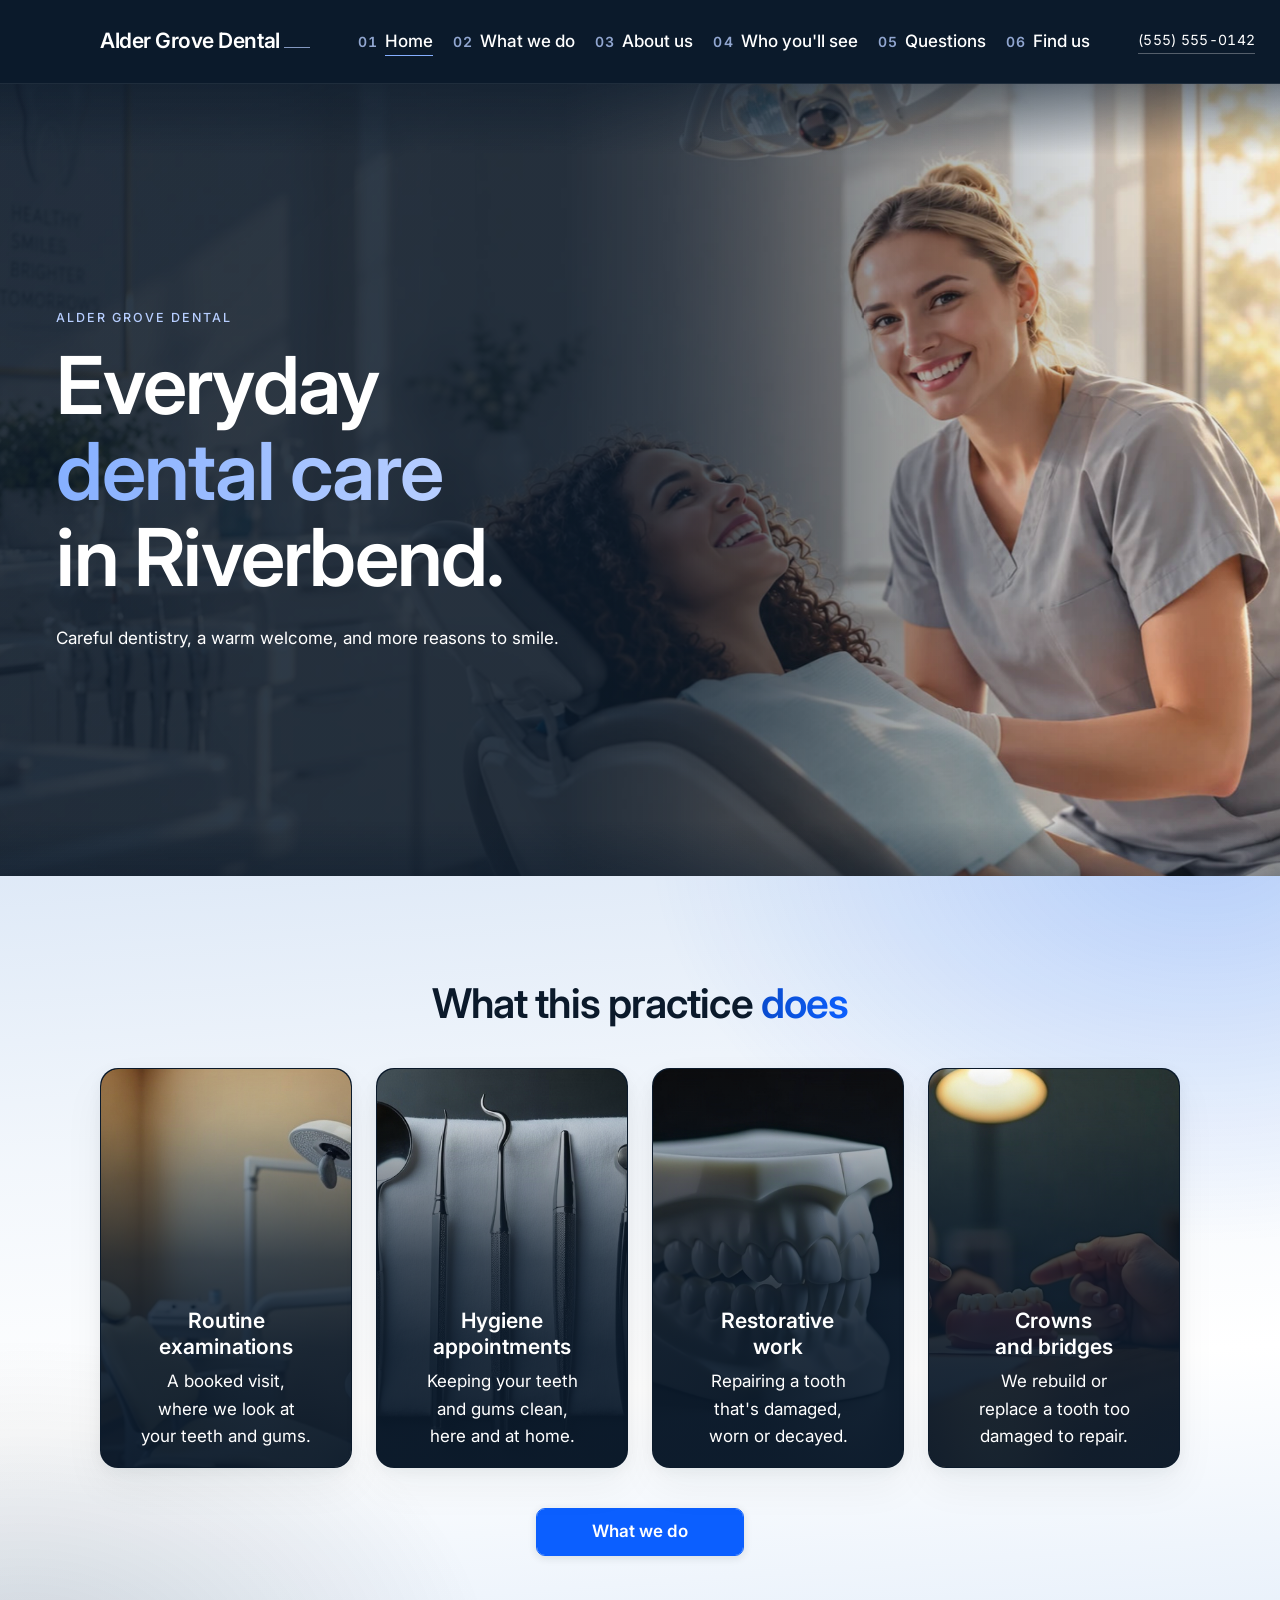
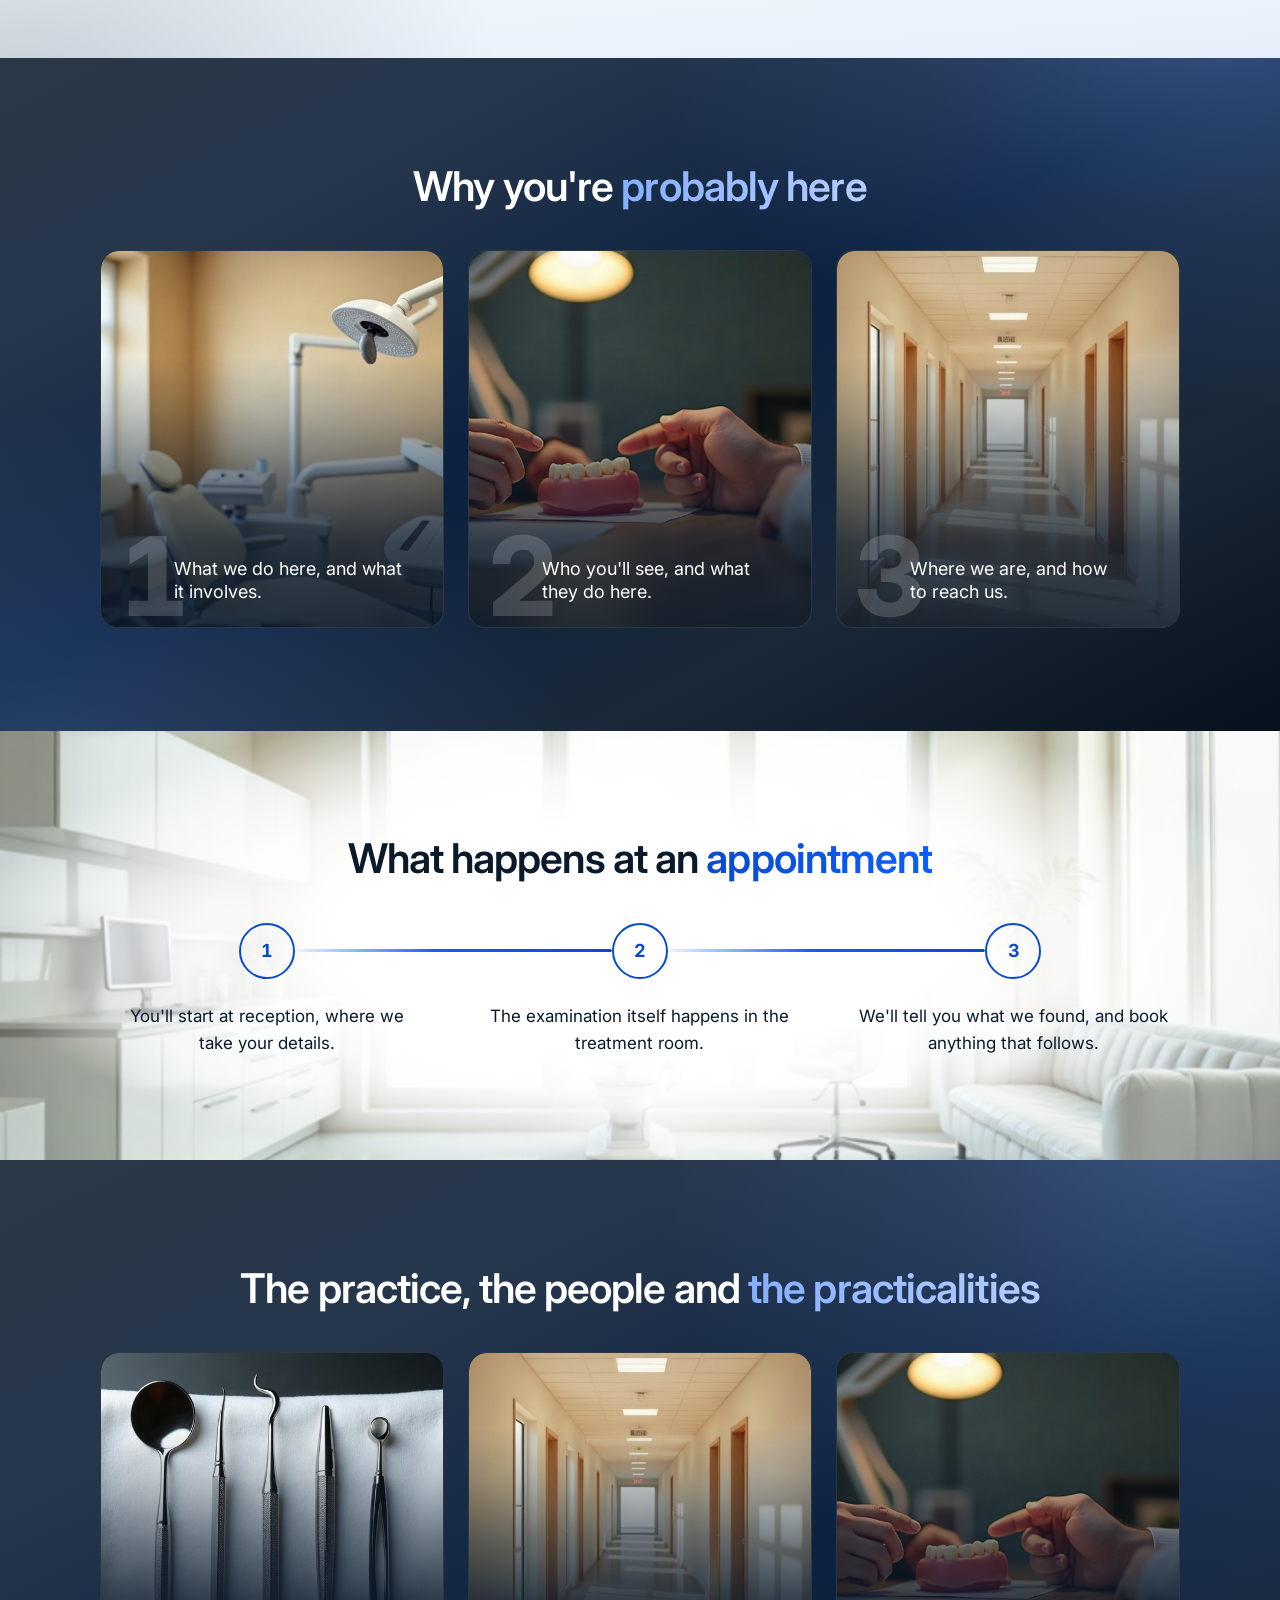
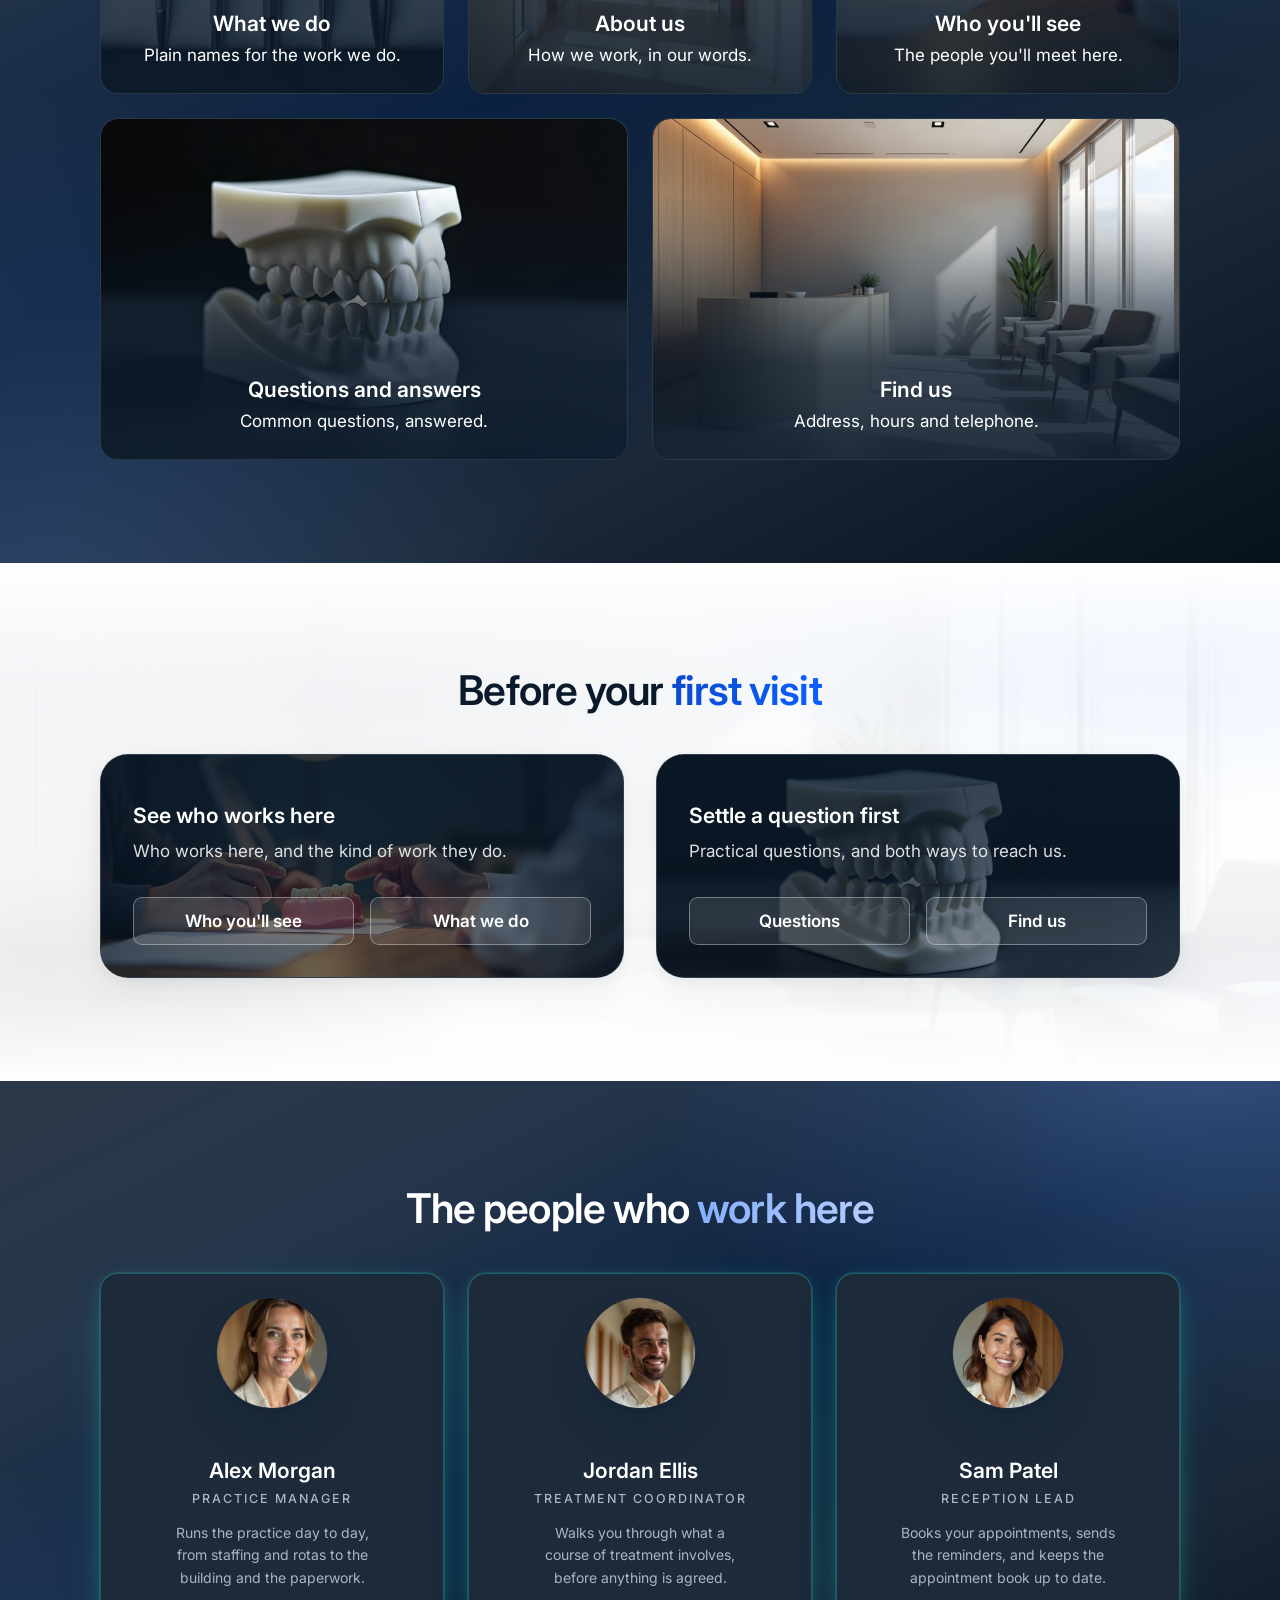
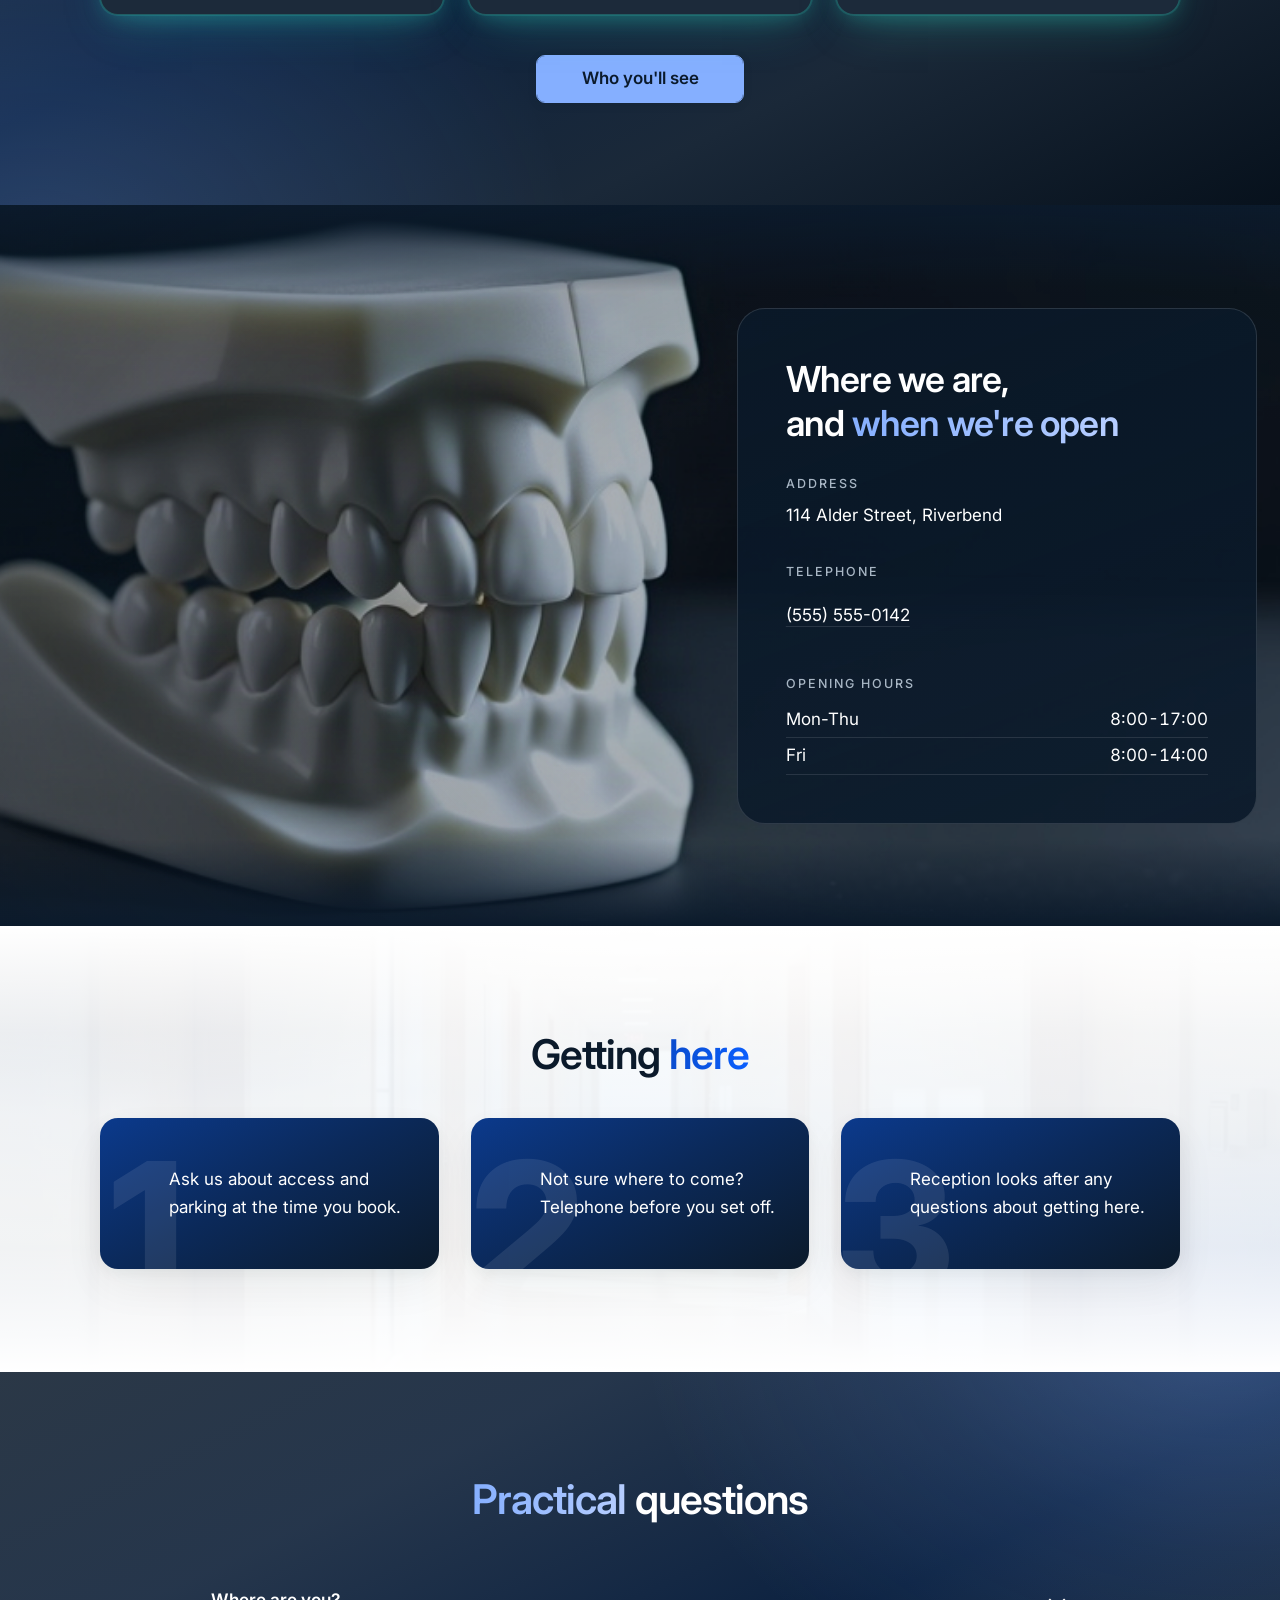
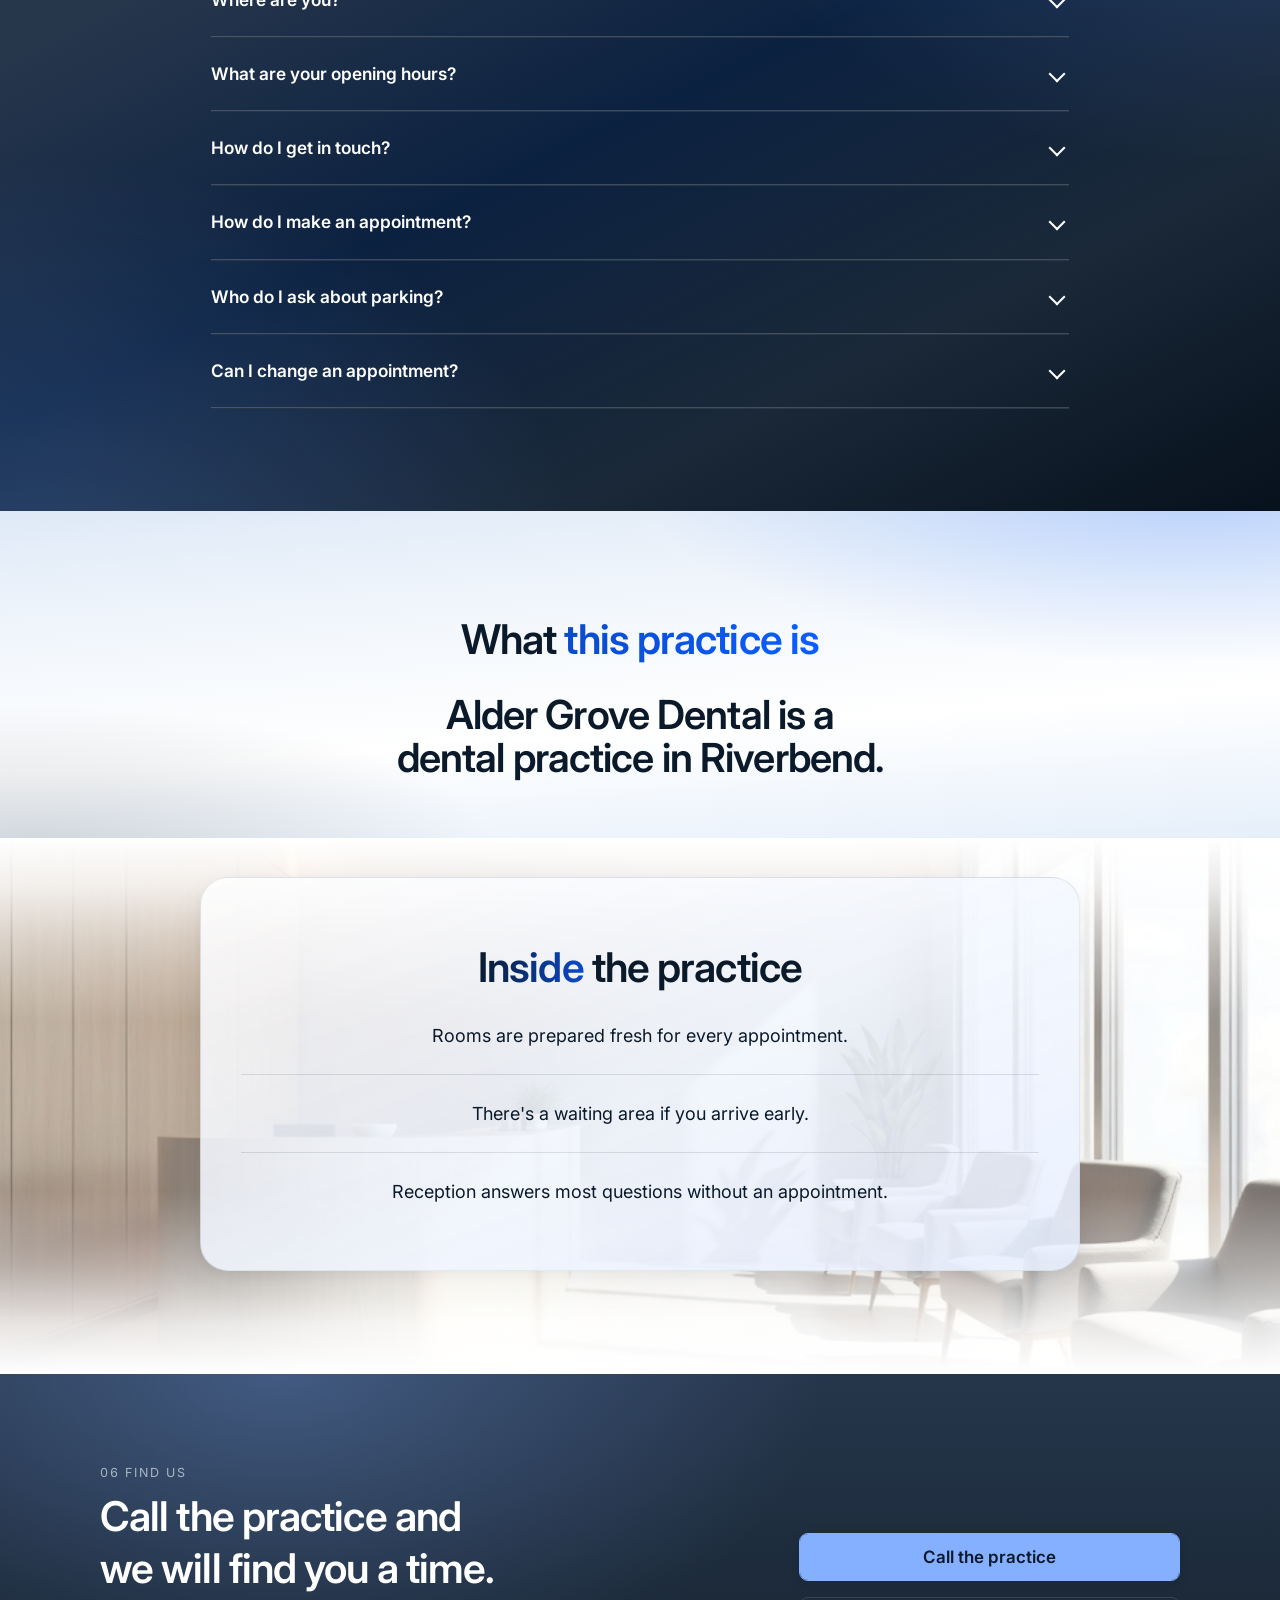
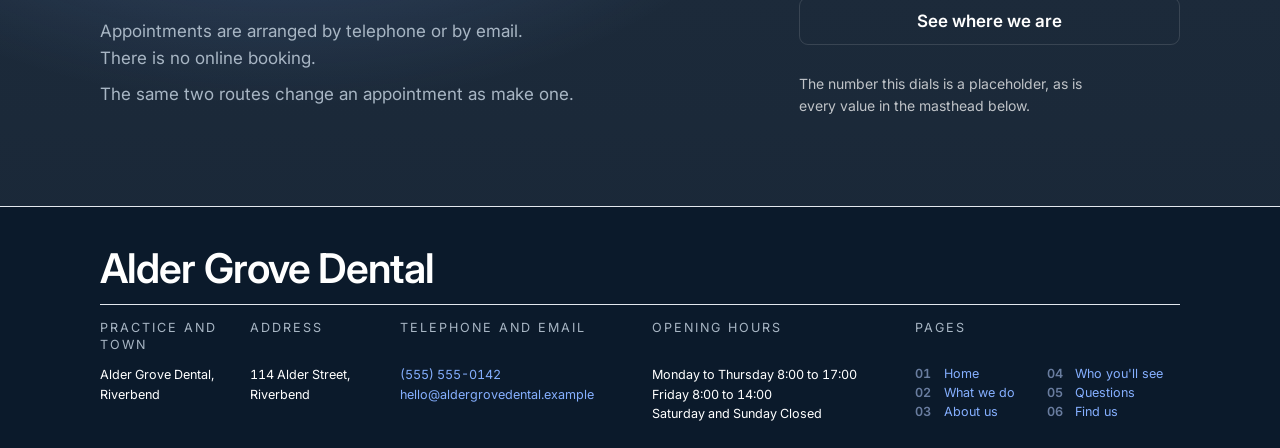
<file: v3/index.html>
<!DOCTYPE html>
<html lang="en">
<head>
<meta charset="UTF-8">
<meta name="viewport" content="width=device-width, initial-scale=1">
<title>Dentistry in Riverbend - Alder Grove Dental</title>
<meta name="description" content="Dentistry in Riverbend. Alder Grove Dental sets out what we do, who you will see, and how to reach us, in plain words.">
<meta name="robots" content="noindex">

<link rel="icon" type="image/svg+xml" href="assets/favicon.svg">

<link rel="preconnect" href="https://fonts.googleapis.com">
<link rel="preconnect" href="https://fonts.gstatic.com" crossorigin>
<link rel="stylesheet" href="https://fonts.googleapis.com/css2?family=Inter:wght@400;500;600;700&family=Fraunces:opsz,wght@9..144,400..700&display=swap">
<link rel="stylesheet" href="design-system/stomatology-tokens.css?v=92e05074">
  <link rel="stylesheet" href="design-system/stomatology-chrome.css?v=a64a15a1">
  <link rel="stylesheet" href="design-system/stomatology-structural.css?v=3252024a">
  <link rel="stylesheet" href="design-system/brand-card-standard.css?v=6e073ad8">
<link rel="stylesheet" href="design-system/page-index.css?v=b63072c9">
</head>
<body>
<a class="cc-skip" href="#main">Skip to content</a>

<header class="cc-bar surface-dark" id="cc-bar">
  <div class="cc-bar__in">

    <a class="cc-brand" href="index.html">
      <span class="cc-brand__name">Alder Grove Dental</span>
      <span class="cc-brand__rule" aria-hidden="true"></span>
    </a>

    <nav class="cc-nav" aria-label="Primary">

      <div class="cc-nav__item">
        <a class="cc-link is-active" href="index.html"><span class="cc-num">01</span> <span class="cc-link__label">Home</span></a>
      </div>

      
      <div class="cc-nav__item" data-menu>
        
        <a class="cc-link" href="services.html" aria-haspopup="true" aria-expanded="false" aria-controls="cc-index-services"><span class="cc-num">02</span> <span class="cc-link__label">What we do</span></a>
        <div class="cc-panel cc-panel--index surface-dark" id="cc-index-services" role="region" aria-label="What we do, contents">
          <div class="cc-panel__in cc-idx">
            <div class="cc-idx__list">
              <p class="cc-idx__head"><span class="cc-num">02</span> <b>What we do</b> <span class="cc-idx__kicker">contents</span></p>

              <a class="cc-idx__row" href="services.html#s2-why-this-area-wedge">
                <span class="cc-idx__n">02.1</span>
                <span><span class="cc-idx__t">Why this area</span><span class="cc-idx__s">What the practice takes on, and why.</span></span>
              </a>
              <a class="cc-idx__row" href="services.html#s3-sub-area-blocks">
                <span class="cc-idx__n">02.2</span>
                <span><span class="cc-idx__t">The areas of work</span><span class="cc-idx__s">Set out one block at a time.</span></span>
              </a>
              <a class="cc-idx__row" href="services.html#s4-cross-link-rail">
                <span class="cc-idx__n">02.3</span>
                <span><span class="cc-idx__t">Related pages</span><span class="cc-idx__s">Where this page hands you on.</span></span>
              </a>
              <a class="cc-idx__row" href="services.html#s5-routing-band">
                <span class="cc-idx__n">02.4</span>
                <span><span class="cc-idx__t">Where to go next</span><span class="cc-idx__s">If you are not sure what you need.</span></span>
              </a>
              <a class="cc-idx__row" href="services.html#s6-where-the-work-happens">
                <span class="cc-idx__n">02.5</span>
                <span><span class="cc-idx__t">Where the work happens</span><span class="cc-idx__s">The rooms, and what is in them.</span></span>
              </a>
            </div>

            
            <a class="cc-feat" href="index.html#s4-inclusion-value">
              <img class="cc-feat__img" src="assets/image-corridor.jpg" alt="" loading="lazy">
              <span class="cc-feat__grade" aria-hidden="true"></span>
              <div class="cc-feat__body">
                <p class="cc-feat__eyebrow">Before you come in</p>
                
                <p class="cc-feat__line">What is included, set out before you are in the chair.</p>
              </div>
            </a>
          </div>
        </div>
      </div>

      <div class="cc-nav__item">
        <a class="cc-link" href="about.html"><span class="cc-num">03</span> <span class="cc-link__label">About us</span></a>
      </div>

      <div class="cc-nav__item">
        <a class="cc-link" href="team.html"><span class="cc-num">04</span> <span class="cc-link__label">Who you'll see</span></a>
      </div>

      
      <div class="cc-nav__item" data-menu>
        
        <a class="cc-link" href="faq.html" aria-haspopup="true" aria-expanded="false" aria-controls="cc-drop-faq"><span class="cc-num">05</span> <span class="cc-link__label">Questions</span></a>
        <div class="cc-panel cc-drop surface-dark" id="cc-drop-faq" role="region" aria-label="Questions, contents">
          <div class="cc-panel__in">
            <a class="cc-drop__item" href="faq.html#s4-objection-faq"><span class="cc-idx__n">05.1</span><span><span class="cc-idx__t">The questions themselves</span><span class="cc-drop__sub">What to raise on the telephone, and what to raise in the room.</span></span></a>
            <a class="cc-drop__item" href="faq.html#s3-sub-area-blocks"><span class="cc-idx__n">05.2</span><span><span class="cc-idx__t">The practical answers</span><span class="cc-drop__sub">Where we are, when we are open, how to reach us.</span></span></a>
            <a class="cc-drop__item" href="faq.html#s7-cost-posture"><span class="cc-idx__n">05.3</span><span><span class="cc-idx__t">On cost</span><span class="cc-drop__sub">How the practice talks about what things cost.</span></span></a>
          </div>
        </div>
      </div>

      <div class="cc-nav__item">
        <a class="cc-link" href="contact.html"><span class="cc-num">06</span> <span class="cc-link__label">Find us</span></a>
      </div>
    </nav>

    
    <a class="cc-tel" href="tel:+15555550142">
      <span class="cc-tel__num">(555) 555-0142</span>
    </a>

    <button class="site-header__hamburger" type="button"
            aria-label="Open menu" aria-controls="mobile-drawer" aria-expanded="false">
      <span aria-hidden="true"></span>
    </button>
  </div>
</header>

<div class="cc-scrim" id="cc-scrim" hidden></div>

<aside id="mobile-drawer" class="surface-dark" aria-hidden="true" aria-label="Menu">

  <div class="cc-drawer__head">
    <button class="cc-drawer__close" type="button" aria-label="Close menu">&times;</button>
  </div>

  <nav class="cc-drawer__nav" aria-label="Primary, mobile">
    <a class="cc-drawer__link" href="index.html"><span class="cc-num">01</span> <span class="cc-link__label">Home</span></a>

    <div class="cc-drawer__group">
      <button class="cc-drawer__sum" type="button" aria-expanded="false"><span class="cc-num">02</span> <span class="cc-link__label">What we do</span></button>
      <div class="cc-drawer__sub">
        <a href="services.html#s2-why-this-area-wedge">02.1 Why this area</a>
        <a href="services.html#s3-sub-area-blocks">02.2 The areas of work</a>
        <a href="services.html#s4-cross-link-rail">02.3 Related pages</a>
        <a href="services.html#s5-routing-band">02.4 Where to go next</a>
        <a href="services.html#s6-where-the-work-happens">02.5 Where the work happens</a>
      </div>
    </div>

    <a class="cc-drawer__link" href="about.html"><span class="cc-num">03</span> <span class="cc-link__label">About us</span></a>
    <a class="cc-drawer__link" href="team.html"><span class="cc-num">04</span> <span class="cc-link__label">Who you'll see</span></a>

    <div class="cc-drawer__group">
      <button class="cc-drawer__sum" type="button" aria-expanded="false"><span class="cc-num">05</span> <span class="cc-link__label">Questions</span></button>
      <div class="cc-drawer__sub">
        <a href="faq.html#s4-objection-faq">05.1 The questions themselves</a>
        <a href="faq.html#s3-sub-area-blocks">05.2 The practical answers</a>
        <a href="faq.html#s7-cost-posture">05.3 On cost</a>
      </div>
    </div>

    <a class="cc-drawer__link" href="contact.html"><span class="cc-num">06</span> <span class="cc-link__label">Find us</span></a>
  </nav>

  
  <div class="cc-drawer__cta drawer-cta">
    <a class="hp-go hp-go--solid" href="tel:+15555550142">Call the practice</a>
  </div>
</aside>

<main id="main">


<section class="hp-band hp-band--hero" id="s1-hero">
  <div class="container container--full">
    <div class="row">
      <div class="col col--full">
        <div class="hp-ground hp-ground--photo hp-ground--ink surface-dark">
    <div class="hp-photo">
      
      
      
      
      <img class="hp-photo__img" src="assets/dental-hero-smile-v4.jpg" width="1672" height="941" loading="eager" fetchpriority="high" decoding="sync" alt="Stand-in image for practice photography: a smiling patient reclined in a dental chair beside a smiling clinician in scrubs, in a bright treatment room with morning daylight from a window.">
      <span class="hp-photo__scrim"></span>
      <span class="hp-photo__edge"></span>
    </div>
    <div class="hp-wrap">
      <div class="hp-textzone">
        
        <p class="hp-eyebrow hp-rise" style="--hp-i:0">Alder Grove Dental</p>
        
        <h1 class="hp-h1 hp-rise" style="--hp-i:1">Everyday <span class="hp-key">dental care</span> in Riverbend.</h1>
        
        
        <p class="hp-lead hp-rise" style="--hp-i:2">Careful dentistry, a warm welcome, and more reasons to smile.</p>
      </div>
    </div>
  </div>
      </div>
    </div>
  </div>
</section>

<section class="hp-band" id="s2-services-preview">
  <div class="container container--full">
    <div class="row">
      <div class="col col--full">
        <div class="hp-ground hp-ground--paper">
    <div class="hp-wrap">
      <div class="hp-head hp-reveal" style="--hp-i:0">
        
        <h2 class="hp-h2">What this practice <span class="hp-key">does</span></h2>
      </div>
      <ul class="hp-services">
        <li class="hp-service hp-reveal" style="--hp-i:1">
          
          <img class="hp-cardphoto hp-cardphoto--service" src="assets/dental-chair-detail.jpg" width="1024" height="576" loading="lazy" decoding="async" fetchpriority="low" alt="">
          <span class="hp-cardscrim hp-cardscrim--service"></span>
          <div class="hp-service__body">
            
            <h3 class="hp-service__name">Routine examinations</h3>
            
            <p class="hp-service__line">A booked visit, where we look at your teeth and gums.</p>
          </div>
        </li>
        <li class="hp-service hp-reveal" style="--hp-i:2">
          
          <img class="hp-cardphoto hp-cardphoto--service" src="assets/dental-instruments-tray.jpg" width="1024" height="576" loading="lazy" decoding="async" fetchpriority="low" alt="">
          <span class="hp-cardscrim hp-cardscrim--service"></span>
          <div class="hp-service__body">
            
            <h3 class="hp-service__name">Hygiene appointments</h3>
            
            <p class="hp-service__line">Keeping your teeth and gums clean, here and <span class="hp-nb">at home</span>.</p>
          </div>
        </li>
        <li class="hp-service hp-reveal" style="--hp-i:3">
          
          <img class="hp-cardphoto hp-cardphoto--service" src="assets/dental-model-teeth.jpg" width="1024" height="576" loading="lazy" decoding="async" fetchpriority="low" alt="">
          <span class="hp-cardscrim hp-cardscrim--service"></span>
          <div class="hp-service__body">
            
            <h3 class="hp-service__name">Restorative work</h3>
            
            <p class="hp-service__line">Repairing a tooth that's damaged, worn <span class="hp-nb">or decayed</span>.</p>
          </div>
        </li>
        <li class="hp-service hp-reveal" style="--hp-i:4">
          
          <img class="hp-cardphoto hp-cardphoto--service" src="assets/dental-hands-consult.jpg" width="1024" height="576" loading="lazy" decoding="async" fetchpriority="low" alt="">
          <span class="hp-cardscrim hp-cardscrim--service"></span>
          <div class="hp-service__body">
            
            <h3 class="hp-service__name">Crowns and bridges</h3>
            
            <p class="hp-service__line">We rebuild or replace a tooth too damaged to repair.</p>
          </div>
        </li>
      </ul>
      <div class="hp-btnrow hp-reveal" style="--hp-i:5">
        
        <a class="hp-go hp-go--solid" href="services.html">What we do</a>
      </div>
    </div>
  </div>
      </div>
    </div>
  </div>
</section>

<section class="hp-band" id="s3-differentiator-narrative">
  <div class="container container--full">
    <div class="row">
      <div class="col col--full">
        <div class="hp-ground hp-ground--grad surface-dark">
    <div class="hp-wrap">
      <div class="hp-head hp-reveal" style="--hp-i:0">
        
        <h2 class="hp-h2">Why you're <span class="hp-key">probably here</span></h2>
      </div>
      <ul class="hp-finds">
        <li class="hp-find hp-reveal" style="--hp-i:1">
          
          <img class="hp-cardphoto hp-cardphoto--find" src="assets/dental-chair-detail.jpg" width="1024" height="576" loading="lazy" decoding="async" fetchpriority="low" alt="A dental chair and an overhead lamp in the treatment room.">
          <span class="hp-cardscrim hp-cardscrim--find"></span>
          <div class="hp-find__body">
            
            
            <p class="hp-find__line">What we do here, and what it involves.</p>
          </div>
        </li>
        <li class="hp-find hp-reveal" style="--hp-i:2">
          
          <img class="hp-cardphoto hp-cardphoto--find" src="assets/dental-hands-consult.jpg" width="1024" height="576" loading="lazy" decoding="async" fetchpriority="low" alt="Two pairs of hands across a wooden desk, either side of a study model of teeth under a desk lamp.">
          <span class="hp-cardscrim hp-cardscrim--find"></span>
          <div class="hp-find__body">
            
            <p class="hp-find__line">Who you'll see, and what they <span class="hp-nb">do here</span>.</p>
          </div>
        </li>
        <li class="hp-find hp-reveal" style="--hp-i:3">
          
          <img class="hp-cardphoto hp-cardphoto--find" src="assets/dental-clinic-warm.jpg" width="1024" height="576" loading="lazy" decoding="async" fetchpriority="low" alt="A corridor of wooden doors, lit by daylight from the far end.">
          <span class="hp-cardscrim hp-cardscrim--find"></span>
          <div class="hp-find__body">
            
            
            <p class="hp-find__line">Where we are, and how to <span class="hp-nb">reach us</span>.</p>
          </div>
        </li>
      </ul>
    </div>
  </div>
      </div>
    </div>
  </div>
</section>

<section class="hp-band" id="s4-inclusion-value">
  <div class="container container--full">
    <div class="row">
      <div class="col col--full">
        
  <div class="hp-ground hp-ground--paper2 hp-clinic">
    <div class="hp-wrap">
      <div class="hp-head hp-reveal" style="--hp-i:0">
        
        <h2 class="hp-h2">What happens at an <span class="hp-key">appointment</span></h2>
      </div>
      
      <div class="hp-tl">
        <span class="hp-tl__rail" aria-hidden="true">
          <span class="hp-tl__seg hp-tl__seg--1"><span class="hp-tl__fill hp-draw" style="--hp-i:0"></span></span>
          <span class="hp-tl__seg hp-tl__seg--2"><span class="hp-tl__fill hp-draw" style="--hp-i:1"></span></span>
        </span>
        <ol class="hp-timeline">
          
          <li class="hp-step hp-reveal" style="--hp-i:0" tabindex="0">
            <div class="hp-step__card">
              <span class="hp-tl__icon" aria-hidden="true"><span class="hp-tl__n">1</span></span>
              
              <p class="hp-step__line">You'll start at reception, where we take <span class="hp-nb">your details</span>.</p>
            </div>
          </li>
          <li class="hp-step hp-reveal" style="--hp-i:1" tabindex="0">
            <div class="hp-step__card">
              <span class="hp-tl__icon" aria-hidden="true"><span class="hp-tl__n">2</span></span>
              
              <p class="hp-step__line">The examination itself happens in the <span class="hp-nb">treatment room</span>.</p>
            </div>
          </li>
          <li class="hp-step hp-reveal" style="--hp-i:2" tabindex="0">
            <div class="hp-step__card">
              <span class="hp-tl__icon" aria-hidden="true"><span class="hp-tl__n">3</span></span>
              
              
              <p class="hp-step__line">We'll tell you what we found, and book <span class="hp-nb">anything that follows</span>.</p>
            </div>
          </li>
        </ol>
      </div>
    </div>
  </div>
      </div>
    </div>
  </div>
</section>

<section class="hp-band" id="s5-capability-switcher">
  <div class="container container--full">
    <div class="row">
      <div class="col col--full">
        <div class="hp-ground hp-ground--grad surface-dark">
    <div class="hp-wrap">
      <div class="hp-head hp-reveal" style="--hp-i:0">
        
        <h2 class="hp-h2">The practice, the people and <span class="hp-key">the practicalities</span></h2>
      </div>
      <ul class="hp-routes">
        <li class="hp-reveal" style="--hp-i:1">
          
          <a class="hp-route" href="services.html">
            
            <img class="hp-cardphoto hp-cardphoto--route" src="assets/dental-instruments-tray.jpg" width="1024" height="576" loading="lazy" decoding="async" fetchpriority="low" alt="">
            <span class="hp-cardscrim hp-cardscrim--route"></span>
            <div class="hp-route__body">
              <p class="hp-route__label">What we do</p>
              <p class="hp-route__line">Plain names for the work <span class="hp-nb">we do</span>.</p>            </div>
          </a>
        </li>
        <li class="hp-reveal" style="--hp-i:2">
          
          <a class="hp-route" href="about.html">
            
            <img class="hp-cardphoto hp-cardphoto--route" src="assets/dental-clinic-warm.jpg" width="1024" height="576" loading="lazy" decoding="async" fetchpriority="low" alt="">
            <span class="hp-cardscrim hp-cardscrim--route"></span>
            <div class="hp-route__body">
              <p class="hp-route__label">About us</p>
              <p class="hp-route__line">How we work, in our words.</p>            </div>
          </a>
        </li>
        <li class="hp-reveal" style="--hp-i:3">
          
          <a class="hp-route" href="team.html">
            
            <img class="hp-cardphoto hp-cardphoto--route" src="assets/dental-hands-consult.jpg" width="1024" height="576" loading="lazy" decoding="async" fetchpriority="low" alt="">
            <span class="hp-cardscrim hp-cardscrim--route"></span>
            <div class="hp-route__body">
              <p class="hp-route__label">Who you'll see</p>
              
              <p class="hp-route__line">The people you'll <span class="hp-nb">meet here</span>.</p>            </div>
          </a>
        </li>
        <li class="hp-reveal" style="--hp-i:4">
          
          <a class="hp-route" href="faq.html">
            
            <img class="hp-cardphoto hp-cardphoto--route" src="assets/dental-model-teeth.jpg" width="1024" height="576" loading="lazy" decoding="async" fetchpriority="low" alt="">
            <span class="hp-cardscrim hp-cardscrim--route"></span>
            <div class="hp-route__body">
              <p class="hp-route__label">Questions and answers</p>
              
              <p class="hp-route__line">Common questions, answered.</p>            </div>
          </a>
        </li>
        <li class="hp-reveal" style="--hp-i:5">
          
          <a class="hp-route" href="contact.html">
            
            <img class="hp-cardphoto hp-cardphoto--route" src="assets/dental-clinic-reception.jpg" width="1024" height="576" loading="lazy" decoding="async" fetchpriority="low" alt="">
            <span class="hp-cardscrim hp-cardscrim--route"></span>
            <div class="hp-route__body">
              <p class="hp-route__label">Find us</p>
              
              <p class="hp-route__line">Address, hours <span class="hp-nb">and telephone</span>.</p>            </div>
          </a>
        </li>
      </ul>
    </div>
  </div>
      </div>
    </div>
  </div>
</section>

<section class="hp-band" id="s6-routing-band">
  <div class="container container--full">
    <div class="row">
      <div class="col col--full">
        
        <div class="hp-ground hp-ground--paper hp-ground--imagefade" style="--imagefade-img:url(&quot;../assets/dental-clinic-reception.jpg&quot;);--imagefade-pos:50% 62%;--imagefade-alpha:.10">
    <div class="hp-wrap">
      <div class="hp-head hp-reveal" style="--hp-i:0">
        
        <h2 class="hp-h2">Before your <span class="hp-key">first visit</span></h2>
      </div>
      <ul class="hp-flows">
        
        <li class="hp-flow hp-reveal" style="--hp-i:1; --v3-flowphoto:url(&quot;../assets/dental-hands-consult.jpg&quot;); --v3-flowphoto-pos:50% 46%">
          
          <p class="hp-flow__label">See who works here</p>
          
          <p class="hp-flow__line">Who works here, and the kind of work they do.</p>
          <div class="hp-flow__steps">
            
            <a class="hp-go hp-go--quiet" href="team.html">Who you'll see</a>
            
            <a class="hp-go hp-go--quiet" href="services.html">What we do</a>
          </div>
        </li>
        
        <li class="hp-flow hp-reveal" style="--hp-i:2; --v3-flowphoto:url(&quot;../assets/dental-model-teeth.jpg&quot;); --v3-flowphoto-pos:50% 42%">
          
          <p class="hp-flow__label">Settle a question first</p>
          
          <p class="hp-flow__line">Practical questions, and both ways to reach us.</p>
          <div class="hp-flow__steps">
            
            <a class="hp-go hp-go--quiet" href="faq.html">Questions</a>
            
            <a class="hp-go hp-go--quiet" href="contact.html">Find us</a>
          </div>
        </li>
      </ul>
    </div>
  </div>
      </div>
    </div>
  </div>
</section>

<section class="hp-band" id="s7-team-preview">
  <div class="container container--full">
    <div class="row">
      <div class="col col--full">
        <div class="hp-ground hp-ground--grad surface-dark">
    <div class="hp-wrap">
      <div class="hp-head hp-reveal" style="--hp-i:0">
        
        <h2 class="hp-h2">The people who <span class="hp-key">work here</span></h2>
      </div>
      <ul class="hp-people">
        <li class="hp-person hp-reveal" style="--hp-i:1">
          
          <span class="hp-portrait">
            <img class="hp-portrait__img" src="assets/dental-person-07.jpg" style="--hp-p-z:1.6; --hp-p-x:1%; --hp-p-y:5%" width="1024" height="1024" loading="lazy" decoding="async" fetchpriority="low" alt="Generated portrait of a woman who does not exist, standing in for a staff photograph.">
          </span>
          
          <p class="hp-person__name">Alex Morgan</p>
          
          <p class="hp-person__role">Practice Manager</p>
          <p class="hp-person__cred"></p>
          
          <p class="hp-person__line">Runs the practice day to day, from staffing and rotas to the building and the paperwork.</p>
        </li>
        <li class="hp-person hp-reveal" style="--hp-i:2">
          <span class="hp-portrait">
            <img class="hp-portrait__img" src="assets/dental-person-08.jpg" style="--hp-p-z:2; --hp-p-x:4%; --hp-p-y:18%" width="1024" height="1024" loading="lazy" decoding="async" fetchpriority="low" alt="Generated portrait of a man who does not exist, standing in for a staff photograph.">
          </span>
          
          <p class="hp-person__name">Jordan Ellis</p>
          
          <p class="hp-person__role">Treatment Coordinator</p>
          <p class="hp-person__cred"></p>
          
          <p class="hp-person__line">Walks you through what a course of treatment involves, before anything is agreed.</p>
        </li>
        <li class="hp-person hp-reveal" style="--hp-i:3">
          <span class="hp-portrait">
            <img class="hp-portrait__img" src="assets/dental-person-03.jpg" style="--hp-p-z:1.55; --hp-p-x:-2%; --hp-p-y:15%" width="1024" height="1024" loading="lazy" decoding="async" fetchpriority="low" alt="Generated portrait of a woman who does not exist, standing in for a staff photograph.">
          </span>
          
          <p class="hp-person__name">Sam Patel</p>
          
          <p class="hp-person__role">Reception Lead</p>
          <p class="hp-person__cred"></p>
          
          <p class="hp-person__line">Books your appointments, sends the reminders, and keeps the appointment book up to date.</p>
        </li>
      </ul>
      <div class="hp-btnrow hp-reveal" style="--hp-i:4">
        
        <a class="hp-go hp-go--solid" href="team.html">Who you'll see</a>
      </div>
    </div>
  </div>
      </div>
    </div>
  </div>
</section>

<section class="hp-band hp-band--photoband" id="s8-location-and-hours">
  <div class="container container--full">
    <div class="row">
      <div class="col col--full">
        <div class="hp-ground hp-ground--photo hp-ground--ink hp-ground--veil surface-dark">
    <div class="hp-photo">
      
      <img class="hp-photo__img" src="assets/dental-model-teeth.jpg" width="1024" height="576" loading="lazy" decoding="async" fetchpriority="low" alt="A white study model of upper and lower teeth, resting on a dark surface.">
      <span class="hp-photo__scrim"></span>
      <span class="hp-photo__edge"></span>
    </div>
    <div class="hp-wrap">
      
      <div class="hp-plate hp-plate--ink hp-reveal" style="--hp-i:0">
        <div class="hp-head">
          
          
          <h2 class="hp-h2">Where&nbsp;we&nbsp;are,<br>and <span class="hp-key">when&nbsp;we're&nbsp;open</span></h2>
        </div>
        <dl class="hp-facts">
          <div class="hp-fact">
            
            <dt class="hp-fact__label">Address</dt>
            <dd class="hp-addr">
              
              
              <address class="hp-addr">
                <span class="hp-street">114&nbsp;Alder&nbsp;Street</span>,
                <span class="hp-city">Riverbend</span>
              </address>
            </dd>
          </div>
          <div class="hp-fact">
            
            <dt class="hp-fact__label">Telephone</dt>
            <dd class="hp-addr">
              
              <a class="hp-tel" href="tel:5555550142">(555)&nbsp;555-0142</a>
            </dd>
          </div>
          <div class="hp-fact">
            
            <dt class="hp-fact__label">Opening hours</dt>
            <dd class="hp-addr">
              
              <div class="hp-hours">
                <div class="hp-hours__row"><span class="hp-hours__day">Mon-Thu</span><span class="hp-hours__time">8:00-17:00</span></div>
                <div class="hp-hours__row"><span class="hp-hours__day">Fri</span><span class="hp-hours__time">8:00-14:00</span></div>
              </div>
            </dd>
          </div>
        </dl>
      </div>
    </div>
  </div>
      </div>
    </div>
  </div>
</section>

<section class="hp-band" id="s9-compare-teaser">
  <div class="container container--full">
    <div class="row">
      <div class="col col--full">
        <div class="hp-ground hp-ground--paper2">
    <div class="hp-wrap">
      <div class="hp-head hp-reveal" style="--hp-i:0">
        
        <h2 class="hp-h2">Getting <span class="hp-key">here</span></h2>
      </div>
      <ul class="hp-notes">
        
        <li class="hp-note hp-reveal" style="--hp-i:1">Ask us about access and parking at the time you book.</li>
        
        <li class="hp-note hp-reveal" style="--hp-i:2">Not sure where to come? Telephone before you set off.</li>
        
        <li class="hp-note hp-reveal" style="--hp-i:3">Reception looks after any questions about getting here.</li>
      </ul>
    </div>
  </div>
      </div>
    </div>
  </div>
</section>

<section class="hp-band" id="s10-pricing-teaser">
  <div class="container container--full">
    <div class="row">
      <div class="col col--full">
        <div class="hp-ground hp-ground--grad surface-dark">
    <div class="hp-wrap">
      <div class="hp-head hp-reveal" style="--hp-i:0">
        
        <h2 class="hp-h2"><span class="hp-key">Practical</span> questions</h2>
      </div>
      
      <ul class="hp-qs hp-qs--drop">
        <li class="hp-qitem hp-reveal" style="--hp-i:1">
          <details class="hp-faq" id="home-faq-1">
            
            <summary class="hp-faq__q"><h3>Where are you?</h3></summary>
            
            
            <p class="hp-faq__a"><span class="hp-street">114&nbsp;Alder&nbsp;Street</span>, Riverbend.</p>
          </details>
        </li>
        <li class="hp-qitem hp-reveal" style="--hp-i:2">
          <details class="hp-faq" id="home-faq-2">
            
            <summary class="hp-faq__q"><h3>What are your opening hours?</h3></summary>
            
            
            <p class="hp-faq__a"><span class="hp-hours__span">Mon-Thu&nbsp;8:00-17:00</span>. <span class="hp-hours__span">Fri&nbsp;8:00-14:00</span>.</p>
          </details>
        </li>
        <li class="hp-qitem hp-reveal" style="--hp-i:3">
          <details class="hp-faq" id="home-faq-3">
            
            <summary class="hp-faq__q"><h3>How do I get in touch?</h3></summary>
            
            <p class="hp-faq__a">By telephone on
              
              <a class="hp-tel" href="tel:5555550142">(555)&nbsp;555-0142</a>, or by email at
              
              <a class="hp-mail" href="mailto:hello@aldergrovedental.example">hello@aldergrovedental.example</a>.</p>
          </details>
        </li>
        <li class="hp-qitem hp-reveal" style="--hp-i:4">
          <details class="hp-faq" id="home-faq-4">
            
            <summary class="hp-faq__q"><h3>How do I make an appointment?</h3></summary>
            
            <p class="hp-faq__a">By telephone or by email. There is no <span class="hp-nb">online booking</span>.</p>
          </details>
        </li>
        <li class="hp-qitem hp-reveal" style="--hp-i:5">
          <details class="hp-faq" id="home-faq-5">
            
            <summary class="hp-faq__q"><h3>Who do I ask about parking?</h3></summary>
            
            <p class="hp-faq__a">Reception, by telephone or by email, <span class="hp-nb">when you book</span>.</p>
          </details>
        </li>
        <li class="hp-qitem hp-reveal" style="--hp-i:6">
          <details class="hp-faq" id="home-faq-6">
            
            <summary class="hp-faq__q"><h3>Can I change an appointment?</h3></summary>
            
            <p class="hp-faq__a">By telephone or by email, the same way <span class="hp-nb">it was made</span>.</p>
          </details>
        </li>
      </ul>
    </div>
  </div>
      </div>
    </div>
  </div>
</section>

<section class="hp-band" id="s11-stance-line">
  <div class="container container--full">
    <div class="row">
      <div class="col col--full">
        <div class="hp-ground hp-ground--paper">
    <div class="hp-wrap">
      <div class="hp-head hp-reveal" style="--hp-i:0">
        
        <h2 class="hp-h2">What <span class="hp-key">this practice is</span></h2>
      </div>
      
      <p class="hp-stance hp-reveal" style="--hp-i:1">Alder Grove Dental is a dental practice in Riverbend.</p>
    </div>
  </div>
      </div>
    </div>
  </div>
</section>

<section class="hp-band hp-band--photoband" id="s12-practice-view">
  <div class="container container--full">
    <div class="row">
      <div class="col col--full">
        <div class="hp-ground hp-ground--photo hp-ground--paperphoto hp-ground--paperveil">
    <div class="hp-photo">
      
      <img class="hp-photo__img" src="assets/dental-clinic-reception.jpg" width="1024" height="576" loading="lazy" decoding="async" fetchpriority="low" alt="A reception counter and a row of upholstered chairs beside a wall of tall windows in daylight.">
      <span class="hp-photo__scrim"></span>
      <span class="hp-photo__edge"></span>
    </div>
    <div class="hp-wrap">
      
      <div class="hp-plate hp-plate--paper hp-reveal" style="--hp-i:0">
        <div class="hp-head">
          
          <h2 class="hp-h2"><span class="hp-key">Inside</span> the&nbsp;practice</h2>
        </div>
        
        
        <ul class="hp-closing">
          <li class="hp-closing__line">Rooms are prepared fresh for <span class="hp-nb">every appointment</span>.</li>
          <li class="hp-closing__line">There's a waiting area if you <span class="hp-nb">arrive early</span>.</li>
          <li class="hp-closing__line">Reception answers most questions without <span class="hp-nb">an appointment</span>.</li>
        </ul>
      </div>
    </div>
  </div>
      </div>
    </div>
  </div>
</section>
</main>

  <section class="cc-closing precta surface-dark">
    <div class="cc-closing__in">
      <div>
        <p class="cc-closing__eyebrow">06 Find us</p>
        <h2>Call the practice and we will find you a time.</h2>
        
        
        <p>Appointments are arranged by telephone or by email.<br>There is no online booking.</p>
        <p>The same two routes change an appointment as make one.</p>
      </div>
      <div class="cc-acts">
        <a class="hp-go hp-go--solid" href="tel:+15555550142">Call the practice</a>
        <a class="hp-go hp-go--quiet" href="contact.html">See where we are</a>
        <small>The number this dials is a placeholder, as is every value in the masthead below.</small>
      </div>
    </div>
  </section>


<footer class="cc-foot surface-dark">
  <div class="cc-foot__in">

    <p class="cc-foot__mark">Alder Grove Dental</p>

    
    <div class="cc-mast">
      <div>
        <span class="cc-mast__k">Practice and town</span>
        <p class="cc-mast__v">Alder Grove Dental, Riverbend</p>
      </div>
      <div>
        <span class="cc-mast__k">Address</span>
        <p class="cc-mast__v">114 Alder Street, Riverbend</p>
      </div>
      <div>
        <span class="cc-mast__k">Telephone and email</span>
        <p class="cc-mast__v"><a class="cc-a" href="tel:+15555550142">(555) 555-0142</a><br><a class="cc-a" href="mailto:hello@aldergrovedental.example">hello@aldergrovedental.example</a></p>
      </div>
      <div>
        <span class="cc-mast__k">Opening hours</span>
        <p class="cc-mast__v">Monday to Thursday 8:00 to 17:00<br>Friday 8:00 to 14:00<br>Saturday and Sunday Closed</p>
      </div>
      
      <div class="cc-mast__pages">
        <span class="cc-mast__k">Pages</span>
        <ul class="cc-mast__list">
          <li><a class="cc-a" href="index.html"><span class="cc-num">01</span> Home</a></li>
          <li><a class="cc-a" href="services.html"><span class="cc-num">02</span> What we do</a></li>
          <li><a class="cc-a" href="about.html"><span class="cc-num">03</span> About us</a></li>
          <li><a class="cc-a" href="team.html"><span class="cc-num">04</span> Who you'll see</a></li>
          <li><a class="cc-a" href="faq.html"><span class="cc-num">05</span> Questions</a></li>
          <li><a class="cc-a" href="contact.html"><span class="cc-num">06</span> Find us</a></li>
        </ul>
      </div>
      <div class="cc-mast__record">
        <span class="cc-mast__k">The record</span>
        <p class="cc-mast__v">Nothing above is a fact about a real practice. The practice name, the town, the address, the telephone number, the email address and the opening hours are all placeholders. Replace each one before this site is published.</p>
      </div>
    </div>

    
    <div class="cc-foot__bar">
      <p class="cc-foot__legal">Six pages, a closed set. Booking by telephone or by email only.</p>
    </div>

  </div>
</footer>

<script>
/* ---------------------------------------------------------------------------
   (c) of the hover-intent contract: a close-delay cleared on re-enter, so a
   diagonal traverse from the trigger into the panel never collapses it. (a) and
   (b) are CSS above: one shared hover scope, and a bridge across the seam.
   Keyboard: click toggles, Escape closes and returns focus to the trigger.
   --------------------------------------------------------------------------- */
(function () {
  var CLOSE_DELAY = 240;

  document.querySelectorAll('[data-menu]').forEach(function (item) {
    var trigger = item.querySelector('.cc-link[aria-haspopup]');
    var timer = null;

    function open() { clearTimeout(timer); item.classList.add('is-open'); trigger.setAttribute('aria-expanded', 'true'); }
    function close() { item.classList.remove('is-open'); trigger.setAttribute('aria-expanded', 'false'); }
    function closeSoon() { clearTimeout(timer); timer = setTimeout(close, CLOSE_DELAY); }

    item.addEventListener('mouseenter', open);
    item.addEventListener('mouseleave', closeSoon);

    /* BATCH 5 ITEM 10. The "What we do" trigger is now an <a href> rather than a <button>,
       so a click on it must be allowed to navigate. preventDefault is called only for a
       trigger that has nowhere to go; a link toggles nothing and follows its href. */
    var isLink = trigger.tagName === 'A' && trigger.getAttribute('href');
    trigger.addEventListener('click', function (e) {
      if (isLink) { return; }
      e.preventDefault();
      if (item.classList.contains('is-open')) { close(); } else { open(); }
    });

    /* ...which would have taken the panel away from the keyboard, because Enter on a link
       navigates instead of toggling. Focus opens it instead, and moving focus out of the
       item closes it. relatedTarget is the element focus is going TO, so the containment
       test is what stops the panel collapsing while focus walks between its own rows. */
    item.addEventListener('focusin', open);
    item.addEventListener('focusout', function (e) {
      if (!item.contains(e.relatedTarget)) { closeSoon(); }
    });

    item.addEventListener('keydown', function (e) {
      if (e.key === 'Escape') { close(); trigger.focus(); }
    });
  });

  /* the scroll state: the bar TIGHTENS once there is content behind it. */
  var bar = document.getElementById('cc-bar');
  function onScroll() { bar.classList.toggle('is-tight', window.scrollY > 40); }
  addEventListener('scroll', onScroll, { passive: true });
  onScroll();

  /* the drawer, on the canonical contract the functional gate drives. */
  var burger = document.querySelector('.site-header__hamburger');
  var drawer = document.getElementById('mobile-drawer');
  var scrim = document.getElementById('cc-scrim');
  var closeBtn = drawer.querySelector('.cc-drawer__close');

  function setDrawer(on) {
    drawer.setAttribute('aria-hidden', on ? 'false' : 'true');
    burger.setAttribute('aria-expanded', on ? 'true' : 'false');
    scrim.hidden = !on;
    scrim.classList.toggle('is-on', on);
    document.body.style.overflow = on ? 'hidden' : '';
    if (on) { closeBtn.focus(); } else { burger.focus(); }
  }
  burger.addEventListener('click', function () { setDrawer(drawer.getAttribute('aria-hidden') === 'true'); });
  closeBtn.addEventListener('click', function () { setDrawer(false); });
  scrim.addEventListener('click', function () { setDrawer(false); });
  addEventListener('keydown', function (e) {
    if (e.key === 'Escape' && drawer.getAttribute('aria-hidden') === 'false') { setDrawer(false); }
  });

  /* the drawer accordions. The marker is CSS, so each button's text stays exactly
     its header twin's label and the nav-consistency gate stays satisfied. */
  drawer.querySelectorAll('.cc-drawer__sum').forEach(function (sum) {
    sum.addEventListener('click', function () {
      var on = sum.parentElement.classList.toggle('is-open');
      sum.setAttribute('aria-expanded', on ? 'true' : 'false');
    });
  });

  /* THE APPOINTMENT TIMELINE draws its rail and brings its steps in on entry.
     PROGRESSIVE ENHANCEMENT, deliberately: the CSS resting state IS the finished
     state, so with no script, no observer, or reduced motion honoured, the rail is
     already drawn and all three steps are already readable. This only adds the class
     that replays it as an arrival. Nothing is hidden waiting for JavaScript, which is
     the handoff's requirement that the interaction stay understandable without it. */
  var tls = document.querySelectorAll('.hp-tl');
  if (tls.length) {
    if (!('IntersectionObserver' in window)) {
      tls.forEach(function (tl) { tl.classList.add('is-in'); });
    } else {
      var io = new IntersectionObserver(function (entries) {
        entries.forEach(function (e) {
          if (!e.isIntersecting) return;
          e.target.classList.add('is-in');
          io.unobserve(e.target);
        });
      }, { threshold: 0.28, rootMargin: '0px 0px -8% 0px' });
      tls.forEach(function (tl) { io.observe(tl); });
    }
  }
})();
</script>
</body>
</html>
</file>
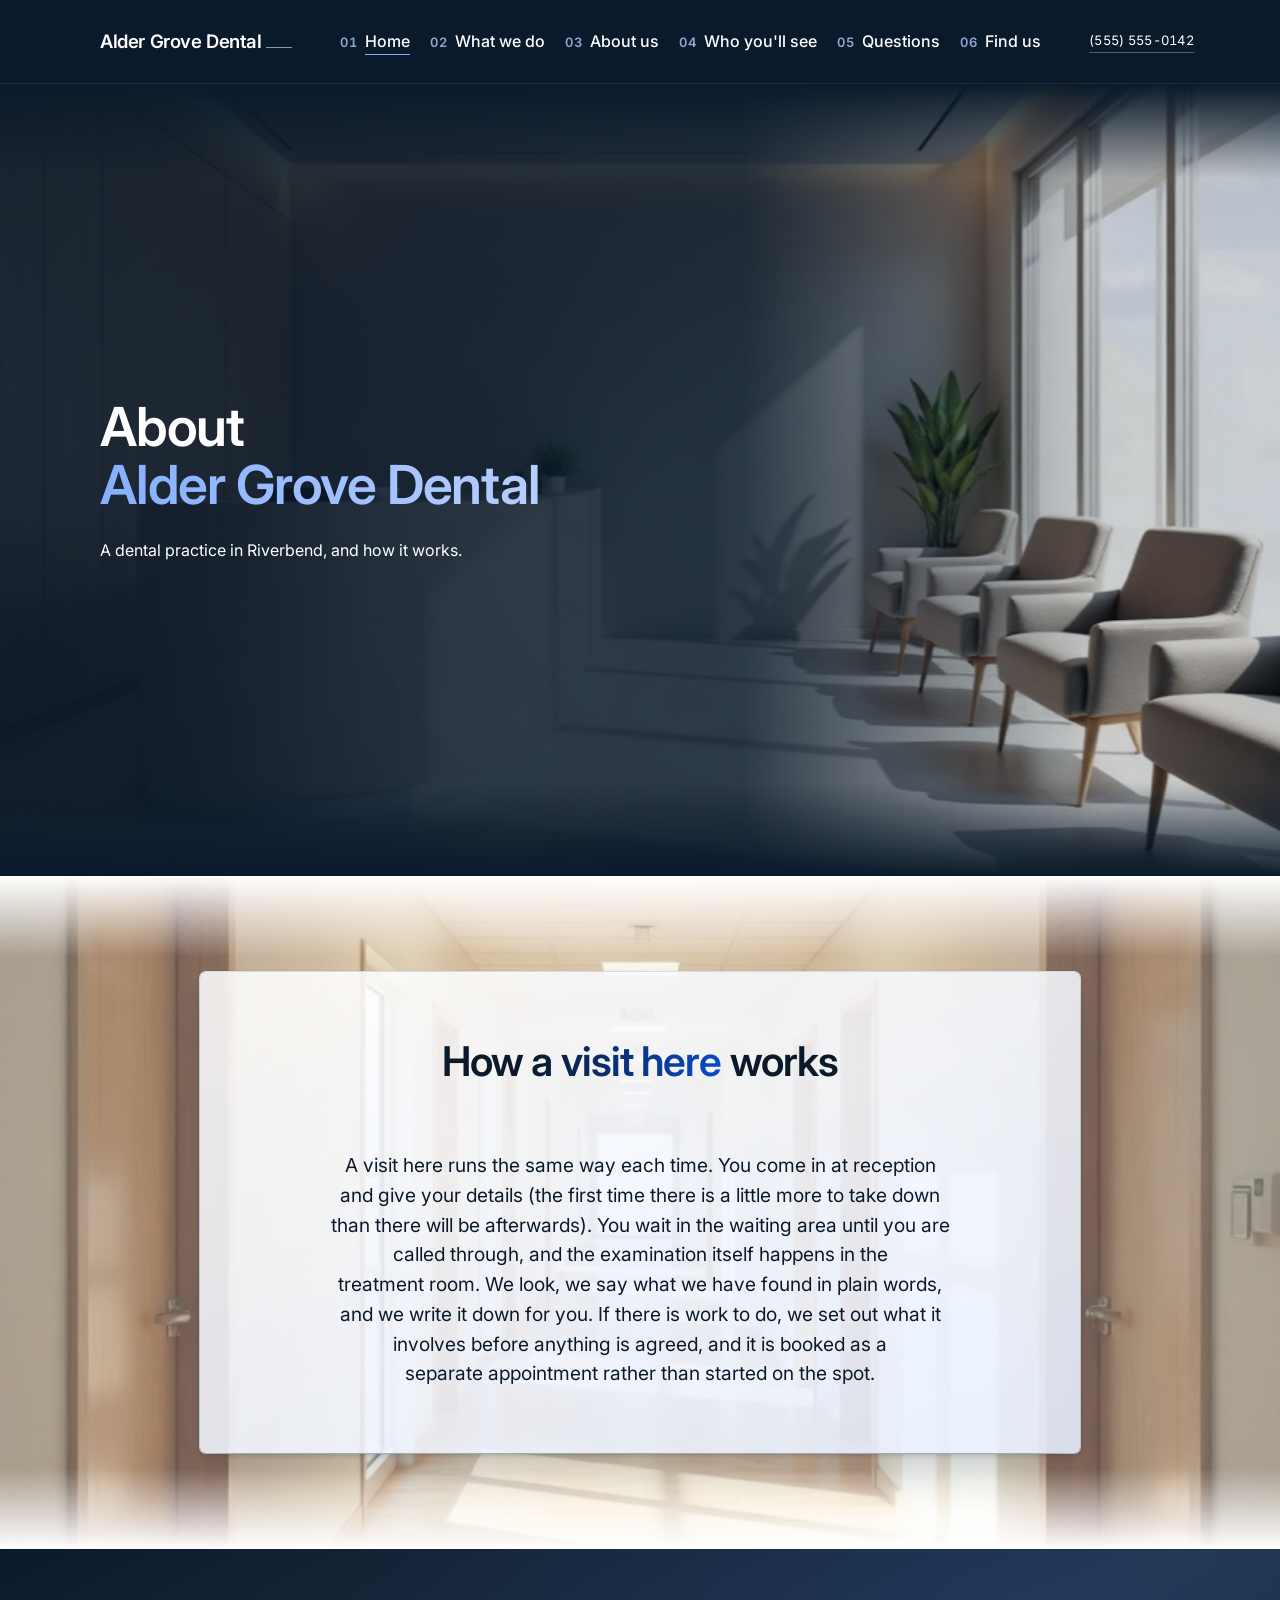
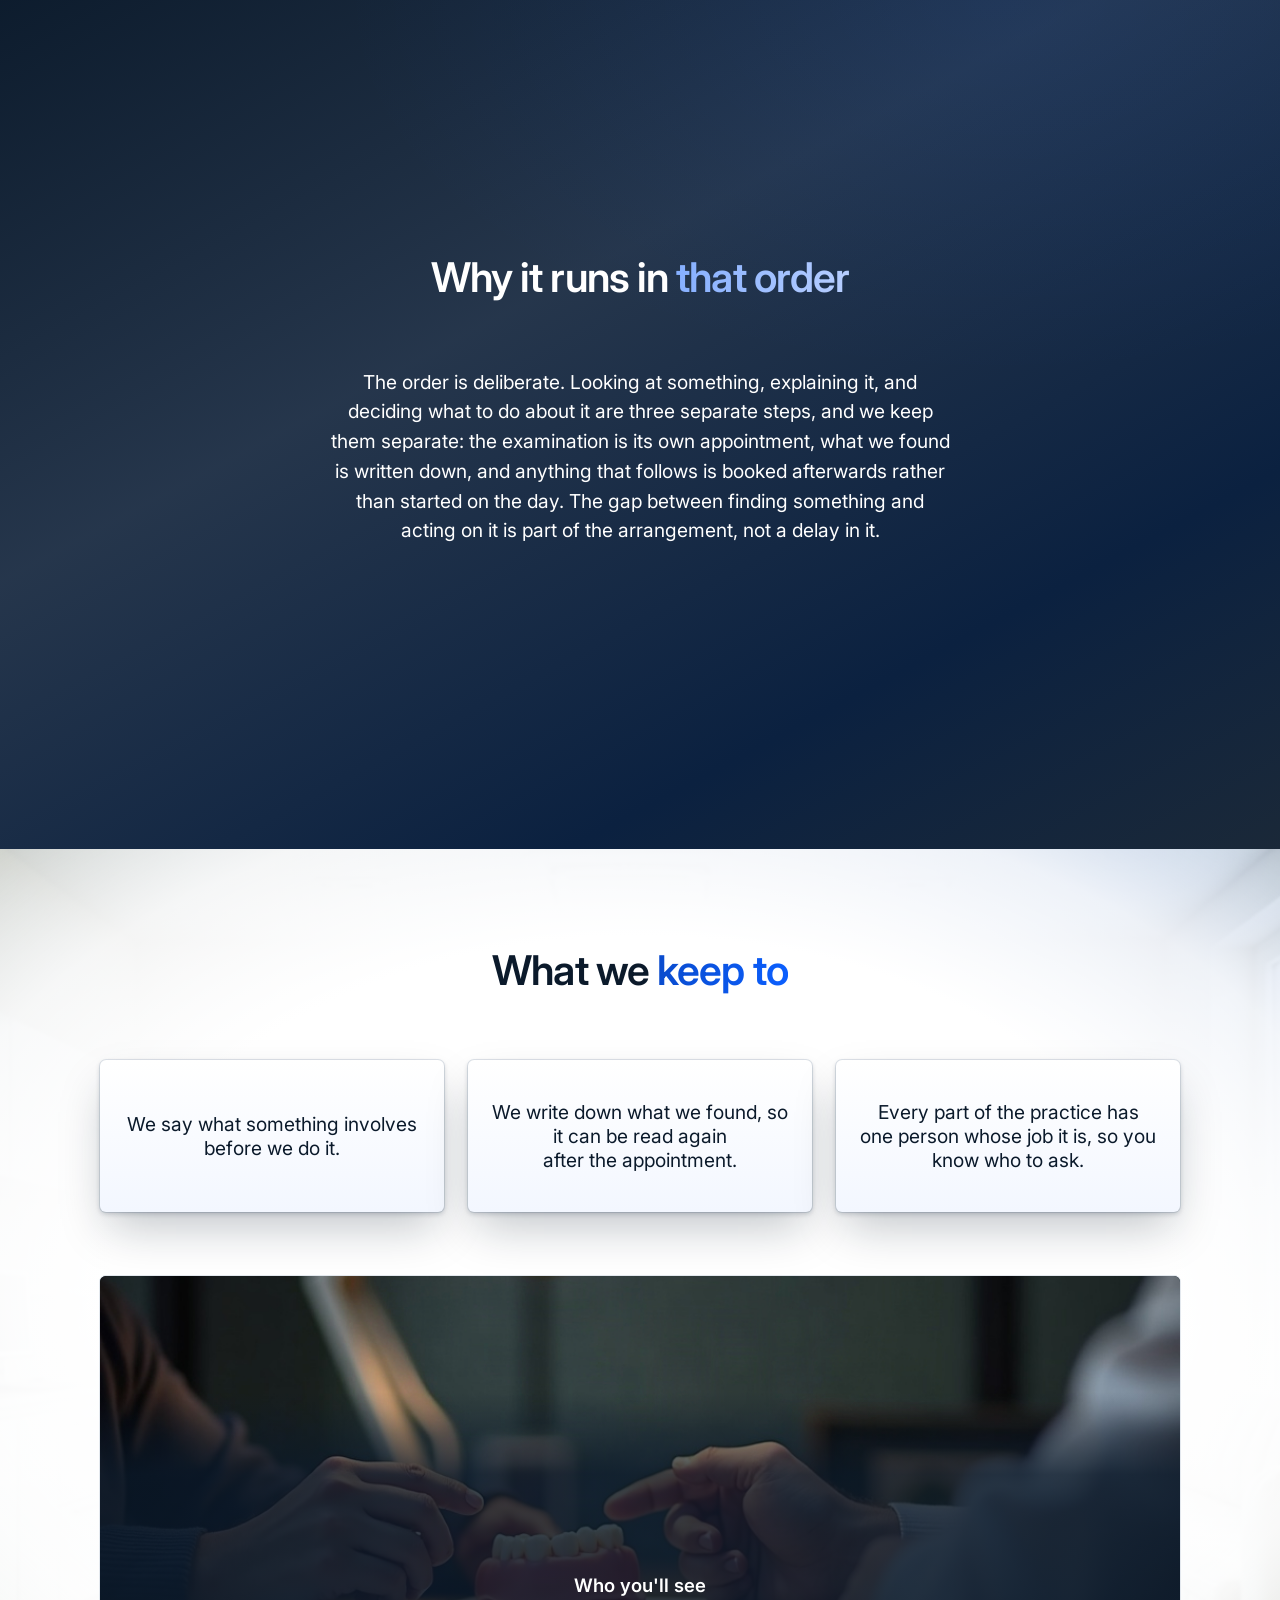
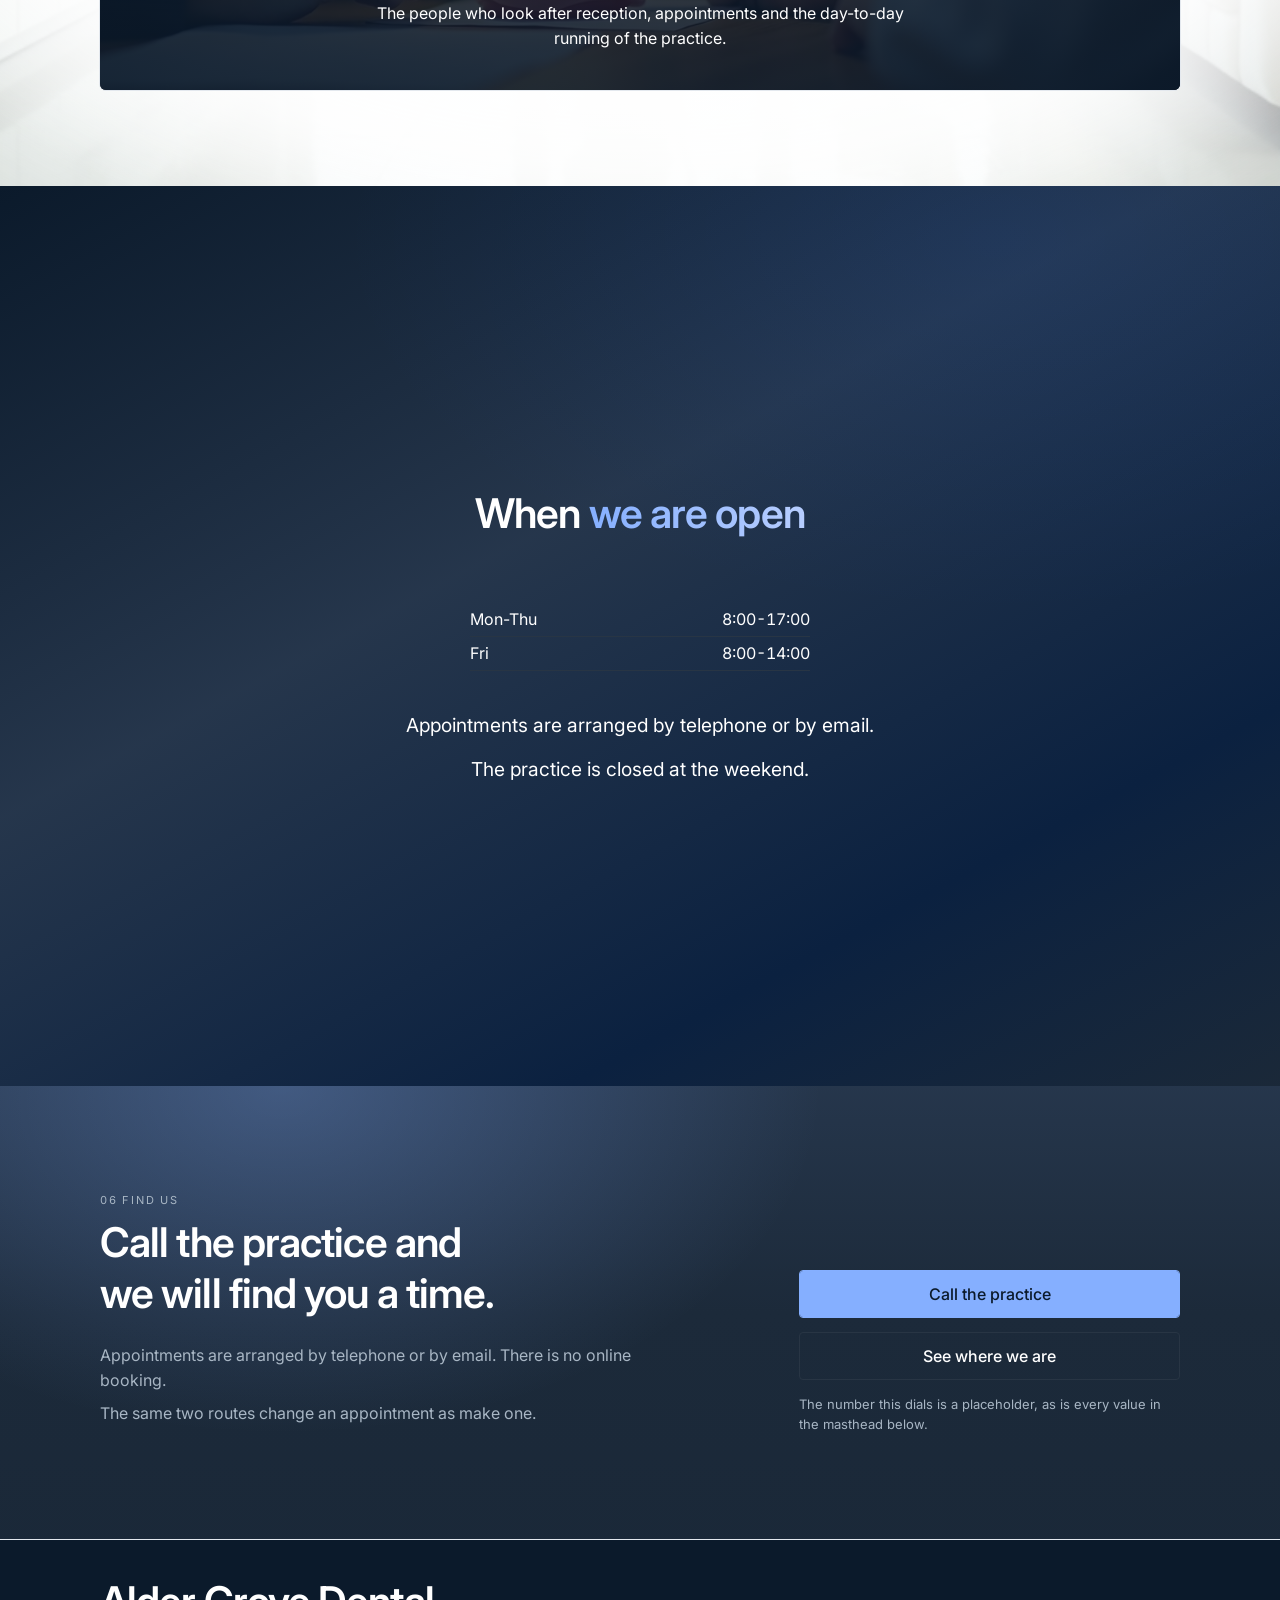
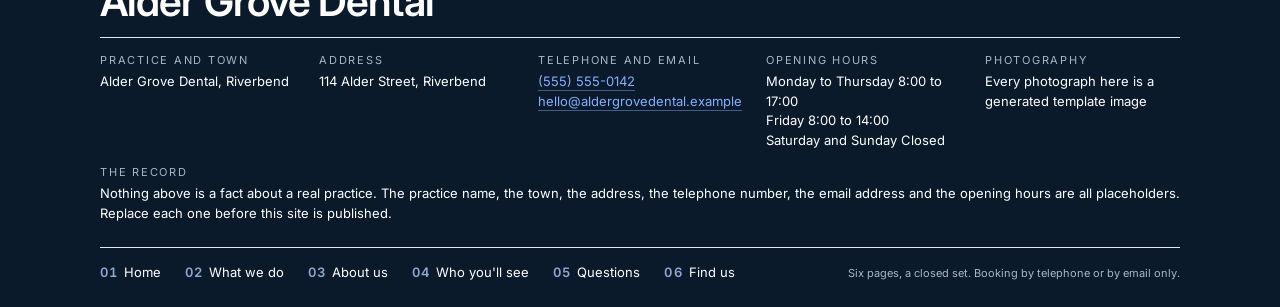
<file: about.html>
<!DOCTYPE html>
<html lang="en">
<head>
<meta charset="UTF-8">
<meta name="viewport" content="width=device-width, initial-scale=1">
<title>Dental practice in Riverbend - Alder Grove Dental</title>
<meta name="description" content="About Alder Grove Dental, a dental practice in Riverbend. How we work, in our own words.">
<meta name="robots" content="noindex">

<link rel="icon" type="image/svg+xml" href="assets/favicon.svg">

<link rel="preconnect" href="https://fonts.googleapis.com">
<link rel="preconnect" href="https://fonts.gstatic.com" crossorigin>
<link rel="stylesheet" href="https://fonts.googleapis.com/css2?family=Inter:wght@400;500;600;700&family=Fraunces:opsz,wght@9..144,400..700&display=swap">
<link rel="stylesheet" href="design-system/stomatology-tokens.css?v=92e05074">
  <link rel="stylesheet" href="design-system/stomatology-chrome.css?v=a64a15a1">
  <link rel="stylesheet" href="design-system/stomatology-structural.css?v=3252024a">
  <link rel="stylesheet" href="design-system/brand-card-standard.css?v=6e073ad8">
<link rel="stylesheet" href="design-system/page-about.css?v=15c5fac2">
</head>
<body>
<a class="cc-skip" href="#main">Skip to content</a>

<header class="cc-bar surface-dark" id="cc-bar">
  <div class="cc-bar__in">

    <a class="cc-brand" href="index.html">
      <span class="cc-brand__name">Alder Grove Dental</span>
      <span class="cc-brand__rule" aria-hidden="true"></span>
    </a>

    <nav class="cc-nav" aria-label="Primary">

      <div class="cc-nav__item">
        <a class="cc-link is-active" href="index.html"><span class="cc-num">01</span> <span class="cc-link__label">Home</span></a>
      </div>

      
      <div class="cc-nav__item" data-menu>
        <button class="cc-link" type="button" aria-haspopup="true" aria-expanded="false" aria-controls="cc-index-services"><span class="cc-num">02</span> <span class="cc-link__label">What we do</span></button>
        <div class="cc-panel cc-panel--index surface-dark" id="cc-index-services" role="region" aria-label="What we do, contents">
          <div class="cc-panel__in cc-idx">
            <div class="cc-idx__list">
              <p class="cc-idx__head"><span class="cc-num">02</span> <b>What we do</b> <span class="cc-idx__kicker">contents</span></p>

              <a class="cc-idx__row" href="services.html#s2-why-this-area-wedge">
                <span class="cc-idx__n">02.1</span>
                <span><span class="cc-idx__t">Why this area</span><span class="cc-idx__s">What the practice takes on, and why.</span></span>
              </a>
              <a class="cc-idx__row" href="services.html#s3-sub-area-blocks">
                <span class="cc-idx__n">02.2</span>
                <span><span class="cc-idx__t">The areas of work</span><span class="cc-idx__s">Set out one block at a time.</span></span>
              </a>
              <a class="cc-idx__row" href="services.html#s4-cross-link-rail">
                <span class="cc-idx__n">02.3</span>
                <span><span class="cc-idx__t">Related pages</span><span class="cc-idx__s">Where this page hands you on.</span></span>
              </a>
              <a class="cc-idx__row" href="services.html#s5-routing-band">
                <span class="cc-idx__n">02.4</span>
                <span><span class="cc-idx__t">Where to go next</span><span class="cc-idx__s">If you are not sure what you need.</span></span>
              </a>
              <a class="cc-idx__row" href="services.html#s6-where-the-work-happens">
                <span class="cc-idx__n">02.5</span>
                <span><span class="cc-idx__t">Where the work happens</span><span class="cc-idx__s">The rooms, and what is in them.</span></span>
              </a>
            </div>

            <div class="cc-feat">
              <img class="cc-feat__img" src="assets/image-corridor.jpg" alt="" loading="lazy">
              <span class="cc-feat__grade" aria-hidden="true"></span>
              <div class="cc-feat__body">
                <p class="cc-feat__eyebrow">Before you come in</p>
                <p class="cc-feat__line">What is included, set out before you are in the chair.</p>
                <a class="cc-feat__link" href="index.html#s4-inclusion-value">Read that section</a>
              </div>
            </div>
          </div>
        </div>
      </div>

      <div class="cc-nav__item">
        <a class="cc-link" href="about.html"><span class="cc-num">03</span> <span class="cc-link__label">About us</span></a>
      </div>

      <div class="cc-nav__item">
        <a class="cc-link" href="team.html"><span class="cc-num">04</span> <span class="cc-link__label">Who you'll see</span></a>
      </div>

      
      <div class="cc-nav__item" data-menu>
        <button class="cc-link" type="button" aria-haspopup="true" aria-expanded="false" aria-controls="cc-drop-faq"><span class="cc-num">05</span> <span class="cc-link__label">Questions</span></button>
        <div class="cc-panel cc-drop surface-dark" id="cc-drop-faq" role="region" aria-label="Questions, contents">
          <div class="cc-panel__in">
            <a class="cc-drop__item" href="faq.html#s4-objection-faq"><span class="cc-idx__n">05.1</span><span><span class="cc-idx__t">The questions themselves</span><span class="cc-drop__sub">What to raise on the telephone, and what to raise in the room.</span></span></a>
            <a class="cc-drop__item" href="faq.html#s3-sub-area-blocks"><span class="cc-idx__n">05.2</span><span><span class="cc-idx__t">The practical answers</span><span class="cc-drop__sub">Where we are, when we are open, how to reach us.</span></span></a>
            <a class="cc-drop__item" href="faq.html#s7-cost-posture"><span class="cc-idx__n">05.3</span><span><span class="cc-idx__t">On cost</span><span class="cc-drop__sub">How the practice talks about what things cost.</span></span></a>
          </div>
        </div>
      </div>

      <div class="cc-nav__item">
        <a class="cc-link" href="contact.html"><span class="cc-num">06</span> <span class="cc-link__label">Find us</span></a>
      </div>
    </nav>

    
    <a class="cc-tel" href="tel:+15555550142">
      <span class="cc-tel__num">(555) 555-0142</span>
    </a>

    <button class="site-header__hamburger" type="button"
            aria-label="Open menu" aria-controls="mobile-drawer" aria-expanded="false">
      <span aria-hidden="true"></span>
    </button>
  </div>
</header>

<div class="cc-scrim" id="cc-scrim" hidden></div>

<aside id="mobile-drawer" class="surface-dark" aria-hidden="true" aria-label="Menu">

  <div class="cc-drawer__head">
    <button class="cc-drawer__close" type="button" aria-label="Close menu">&times;</button>
  </div>

  <nav class="cc-drawer__nav" aria-label="Primary, mobile">
    <a class="cc-drawer__link" href="index.html"><span class="cc-num">01</span> <span class="cc-link__label">Home</span></a>

    <div class="cc-drawer__group">
      <button class="cc-drawer__sum" type="button" aria-expanded="false"><span class="cc-num">02</span> <span class="cc-link__label">What we do</span></button>
      <div class="cc-drawer__sub">
        <a href="services.html#s2-why-this-area-wedge">02.1 Why this area</a>
        <a href="services.html#s3-sub-area-blocks">02.2 The areas of work</a>
        <a href="services.html#s4-cross-link-rail">02.3 Related pages</a>
        <a href="services.html#s5-routing-band">02.4 Where to go next</a>
        <a href="services.html#s6-where-the-work-happens">02.5 Where the work happens</a>
      </div>
    </div>

    <a class="cc-drawer__link" href="about.html"><span class="cc-num">03</span> <span class="cc-link__label">About us</span></a>
    <a class="cc-drawer__link" href="team.html"><span class="cc-num">04</span> <span class="cc-link__label">Who you'll see</span></a>

    <div class="cc-drawer__group">
      <button class="cc-drawer__sum" type="button" aria-expanded="false"><span class="cc-num">05</span> <span class="cc-link__label">Questions</span></button>
      <div class="cc-drawer__sub">
        <a href="faq.html#s4-objection-faq">05.1 The questions themselves</a>
        <a href="faq.html#s3-sub-area-blocks">05.2 The practical answers</a>
        <a href="faq.html#s7-cost-posture">05.3 On cost</a>
      </div>
    </div>

    <a class="cc-drawer__link" href="contact.html"><span class="cc-num">06</span> <span class="cc-link__label">Find us</span></a>
  </nav>

  
  <div class="cc-drawer__cta drawer-cta">
    <a class="hp-go hp-go--solid" href="tel:+15555550142">Call the practice</a>
  </div>
</aside>

<main id="main">


<section class="hp-band hp-band--hero hero" id="s1-hero">
  <div class="container container--full">
    <div class="row">
      <div class="col col--full">
        <div class="hp-ground hp-ground--photo hp-ground--ink surface-dark">
    <div class="hp-photo">
      
      
      <img class="hp-photo__img" src="assets/dental-clinic-reception.jpg" width="1024" height="576" loading="eager" fetchpriority="high" decoding="sync" alt="A reception counter and a row of upholstered chairs beside a wall of tall windows in daylight.">
      <span class="hp-photo__scrim"></span>
      <span class="hp-photo__edge"></span>
    </div>
    <div class="hp-wrap">
      <div class="hp-textzone">
        
        
        <h1 class="hp-h1 hp-rise" style="--hp-i:0">About <span class="hp-key">Alder Grove Dental</span></h1>
        
        
        <p class="hp-lead hp-rise" style="--hp-i:1">A dental practice in Riverbend, and <span class="hp-nb">how it works</span>.</p>
      </div>
    </div>
  </div>
      </div>
    </div>
  </div>
</section>

<section class="hp-band hp-band--photoband company-story" id="s2-company-story">
  <div class="container container--full">
    <div class="row">
      <div class="col col--full">
        <div class="hp-ground hp-ground--photo hp-ground--paperphoto">
    <div class="hp-photo">
      
      <img class="hp-photo__img" src="assets/dental-clinic-warm.jpg" width="1024" height="576" loading="lazy" decoding="async" fetchpriority="low" alt="A corridor of wooden doors, lit by daylight from the far end.">
      <span class="hp-photo__scrim"></span>
      <span class="hp-photo__edge"></span>
    </div>
    <div class="hp-wrap">
      
      <div class="hp-plate hp-plate--paper hp-reveal" style="--hp-i:0">
        <div class="hp-head">
          
          <h2 class="hp-h2">How <span class="hp-key">a visit here</span> works</h2>
        </div>
        
        <p class="hp-wedge">A visit here runs the same way each time. You come in at <span class="hp-nb">reception</span> and give your details (the first time there is a little more to take down than there will be afterwards). You wait in the <span class="hp-nb">waiting area</span> until you are called through, and the examination itself happens in the <span class="hp-nb">treatment room</span>. We look, we say what we have found in <span class="hp-nb">plain words</span>, and we write it down for you. If there is work to do, we set out what it involves before anything is agreed, and it is booked as a <span class="hp-nb">separate appointment</span> rather than started <span class="hp-nb">on the spot</span>.</p>
      </div>
    </div>
  </div>
      </div>
    </div>
  </div>
</section>

<section class="hp-band the-why" id="s3-the-why">
  <div class="container container--full">
    <div class="row">
      <div class="col col--full">
        <div class="hp-ground hp-ground--grad surface-dark">
    <div class="hp-wrap">
      <div class="hp-head hp-reveal" style="--hp-i:0">
        
        <h2 class="hp-h2">Why it runs in <span class="hp-key">that&nbsp;order</span></h2>
      </div>
      
      <p class="hp-why hp-reveal" style="--hp-i:1">The order is deliberate. Looking at something, explaining it, and deciding what to do about it are <span class="hp-nb">three separate steps</span>, and we keep them separate: the examination is its own appointment, what we found is <span class="hp-nb">written down</span>, and anything that follows is booked afterwards rather than started <span class="hp-nb">on the day</span>. The gap between finding something and acting on it is part of the arrangement, not a <span class="hp-nb">delay in it</span>.</p>
    </div>
  </div>
      </div>
    </div>
  </div>
</section>

<section class="hp-band team-values" id="s4-team-values">
  <div class="container container--full">
    <div class="row">
      <div class="col col--full">
        <div class="hp-ground hp-ground--paper2 hp-clinic">
    <div class="hp-wrap">
      <div class="hp-head hp-reveal" style="--hp-i:0">
        
        <h2 class="hp-h2">What we <span class="hp-key">keep&nbsp;to</span></h2>
      </div>
      
      <ul class="hp-values">
        <li class="hp-value hp-reveal" style="--hp-i:1">
          <p class="hp-value__line">We say what something involves <span class="hp-nb">before we do it</span>.</p>
        </li>
        <li class="hp-value hp-reveal" style="--hp-i:2">
          <p class="hp-value__line">We write down what we found, so it can be read again <span class="hp-nb">after the appointment</span>.</p>
        </li>
        <li class="hp-value hp-reveal" style="--hp-i:3">
          <p class="hp-value__line">Every part of the practice has <span class="hp-nb">one person</span> whose job it is, so you know <span class="hp-nb">who to ask</span>.</p>
        </li>
      </ul>
      
      <a class="hp-route hp-reveal" style="--hp-i:4" href="team.html">
        
        <img class="hp-cardphoto" src="assets/dental-hands-consult.jpg" width="1024" height="576" loading="lazy" decoding="async" fetchpriority="low" alt="Two pairs of hands across a wooden desk, either side of a study model of teeth under a desk lamp.">
        <span class="hp-cardscrim"></span>
        <div class="hp-route__body">
          <p class="hp-route__label">Who you'll see</p>
          <p class="hp-route__line">The people who look after reception, appointments and the day-to-day running <span class="hp-nb">of the practice</span>.</p>        </div>
      </a>
    </div>
  </div>
      </div>
    </div>
  </div>
</section>

<section class="hp-band opening-hours" id="s5-opening-hours">
  <div class="container container--full">
    <div class="row">
      <div class="col col--full">
        <div class="hp-ground hp-ground--grad surface-dark">
    <div class="hp-wrap">
      <div class="hp-head hp-reveal" style="--hp-i:0">
        
        <h2 class="hp-h2">When <span class="hp-key">we&nbsp;are&nbsp;open</span></h2>
      </div>
      
      <div class="hp-hours hp-reveal" style="--hp-i:1">
        <div class="hp-hours__row"><span class="hp-hours__day">Mon-Thu</span><span class="hp-hours__time">8:00-17:00</span></div>
        <div class="hp-hours__row"><span class="hp-hours__day">Fri</span><span class="hp-hours__time">8:00-14:00</span></div>
      </div>
      <ul class="hp-closing">
        
        <li class="hp-closing__line hp-reveal" style="--hp-i:2">Appointments are arranged by telephone <span class="hp-nb">or by email</span>.</li>
        
        <li class="hp-closing__line hp-reveal" style="--hp-i:3">The practice is closed <span class="hp-nb">at the weekend</span>.</li>
      </ul>
    </div>
  </div>
      </div>
    </div>
  </div>
</section>
</main>

  <section class="cc-closing precta surface-dark">
    <div class="cc-closing__in">
      <div>
        <p class="cc-closing__eyebrow">06 Find us</p>
        <h2>Call the practice and we will find you a time.</h2>
        
        <p>Appointments are arranged by telephone or by email. There is no online booking.</p>
        <p>The same two routes change an appointment as make one.</p>
      </div>
      <div class="cc-acts">
        <a class="hp-go hp-go--solid" href="tel:+15555550142">Call the practice</a>
        <a class="hp-go hp-go--quiet" href="contact.html">See where we are</a>
        <small>The number this dials is a placeholder, as is every value in the masthead below.</small>
      </div>
    </div>
  </section>


<footer class="cc-foot surface-dark">
  <div class="cc-foot__in">

    <p class="cc-foot__mark">Alder Grove Dental</p>

    
    <div class="cc-mast">
      <div>
        <span class="cc-mast__k">Practice and town</span>
        <p class="cc-mast__v">Alder Grove Dental, Riverbend</p>
      </div>
      <div>
        <span class="cc-mast__k">Address</span>
        <p class="cc-mast__v">114 Alder Street, Riverbend</p>
      </div>
      <div>
        <span class="cc-mast__k">Telephone and email</span>
        <p class="cc-mast__v"><a class="cc-a" href="tel:+15555550142">(555) 555-0142</a><br><a class="cc-a" href="mailto:hello@aldergrovedental.example">hello@aldergrovedental.example</a></p>
      </div>
      <div>
        <span class="cc-mast__k">Opening hours</span>
        <p class="cc-mast__v">Monday to Thursday 8:00 to 17:00<br>Friday 8:00 to 14:00<br>Saturday and Sunday Closed</p>
      </div>
      <div>
        <span class="cc-mast__k">Photography</span>
        <p class="cc-mast__v">Every photograph here is a generated template image</p>
      </div>
      <div class="cc-mast__record">
        <span class="cc-mast__k">The record</span>
        <p class="cc-mast__v">Nothing above is a fact about a real practice. The practice name, the town, the address, the telephone number, the email address and the opening hours are all placeholders. Replace each one before this site is published.</p>
      </div>
    </div>

    <div class="cc-foot__bar">
      <a class="cc-foot__link" href="index.html"><span class="cc-num">01</span> Home</a>
      <a class="cc-foot__link" href="services.html"><span class="cc-num">02</span> What we do</a>
      <a class="cc-foot__link" href="about.html"><span class="cc-num">03</span> About us</a>
      <a class="cc-foot__link" href="team.html"><span class="cc-num">04</span> Who you'll see</a>
      <a class="cc-foot__link" href="faq.html"><span class="cc-num">05</span> Questions</a>
      <a class="cc-foot__link" href="contact.html"><span class="cc-num">06</span> Find us</a>
      <p class="cc-foot__legal">Six pages, a closed set. Booking by telephone or by email only.</p>
    </div>

  </div>
</footer>

<script>
/* ---------------------------------------------------------------------------
   (c) of the hover-intent contract: a close-delay cleared on re-enter, so a
   diagonal traverse from the trigger into the panel never collapses it. (a) and
   (b) are CSS above: one shared hover scope, and a bridge across the seam.
   Keyboard: click toggles, Escape closes and returns focus to the trigger.
   --------------------------------------------------------------------------- */
(function () {
  var CLOSE_DELAY = 240;

  document.querySelectorAll('[data-menu]').forEach(function (item) {
    var trigger = item.querySelector('.cc-link[aria-haspopup]');
    var timer = null;

    function open() { clearTimeout(timer); item.classList.add('is-open'); trigger.setAttribute('aria-expanded', 'true'); }
    function close() { item.classList.remove('is-open'); trigger.setAttribute('aria-expanded', 'false'); }
    function closeSoon() { clearTimeout(timer); timer = setTimeout(close, CLOSE_DELAY); }

    item.addEventListener('mouseenter', open);
    item.addEventListener('mouseleave', closeSoon);
    trigger.addEventListener('click', function (e) {
      e.preventDefault();
      if (item.classList.contains('is-open')) { close(); } else { open(); }
    });
    item.addEventListener('keydown', function (e) {
      if (e.key === 'Escape') { close(); trigger.focus(); }
    });
  });

  /* the scroll state: the bar TIGHTENS once there is content behind it. */
  var bar = document.getElementById('cc-bar');
  function onScroll() { bar.classList.toggle('is-tight', window.scrollY > 40); }
  addEventListener('scroll', onScroll, { passive: true });
  onScroll();

  /* the drawer, on the canonical contract the functional gate drives. */
  var burger = document.querySelector('.site-header__hamburger');
  var drawer = document.getElementById('mobile-drawer');
  var scrim = document.getElementById('cc-scrim');
  var closeBtn = drawer.querySelector('.cc-drawer__close');

  function setDrawer(on) {
    drawer.setAttribute('aria-hidden', on ? 'false' : 'true');
    burger.setAttribute('aria-expanded', on ? 'true' : 'false');
    scrim.hidden = !on;
    scrim.classList.toggle('is-on', on);
    document.body.style.overflow = on ? 'hidden' : '';
    if (on) { closeBtn.focus(); } else { burger.focus(); }
  }
  burger.addEventListener('click', function () { setDrawer(drawer.getAttribute('aria-hidden') === 'true'); });
  closeBtn.addEventListener('click', function () { setDrawer(false); });
  scrim.addEventListener('click', function () { setDrawer(false); });
  addEventListener('keydown', function (e) {
    if (e.key === 'Escape' && drawer.getAttribute('aria-hidden') === 'false') { setDrawer(false); }
  });

  /* the drawer accordions. The marker is CSS, so each button's text stays exactly
     its header twin's label and the nav-consistency gate stays satisfied. */
  drawer.querySelectorAll('.cc-drawer__sum').forEach(function (sum) {
    sum.addEventListener('click', function () {
      var on = sum.parentElement.classList.toggle('is-open');
      sum.setAttribute('aria-expanded', on ? 'true' : 'false');
    });
  });
})();
</script>
</body>
</html>
</file>
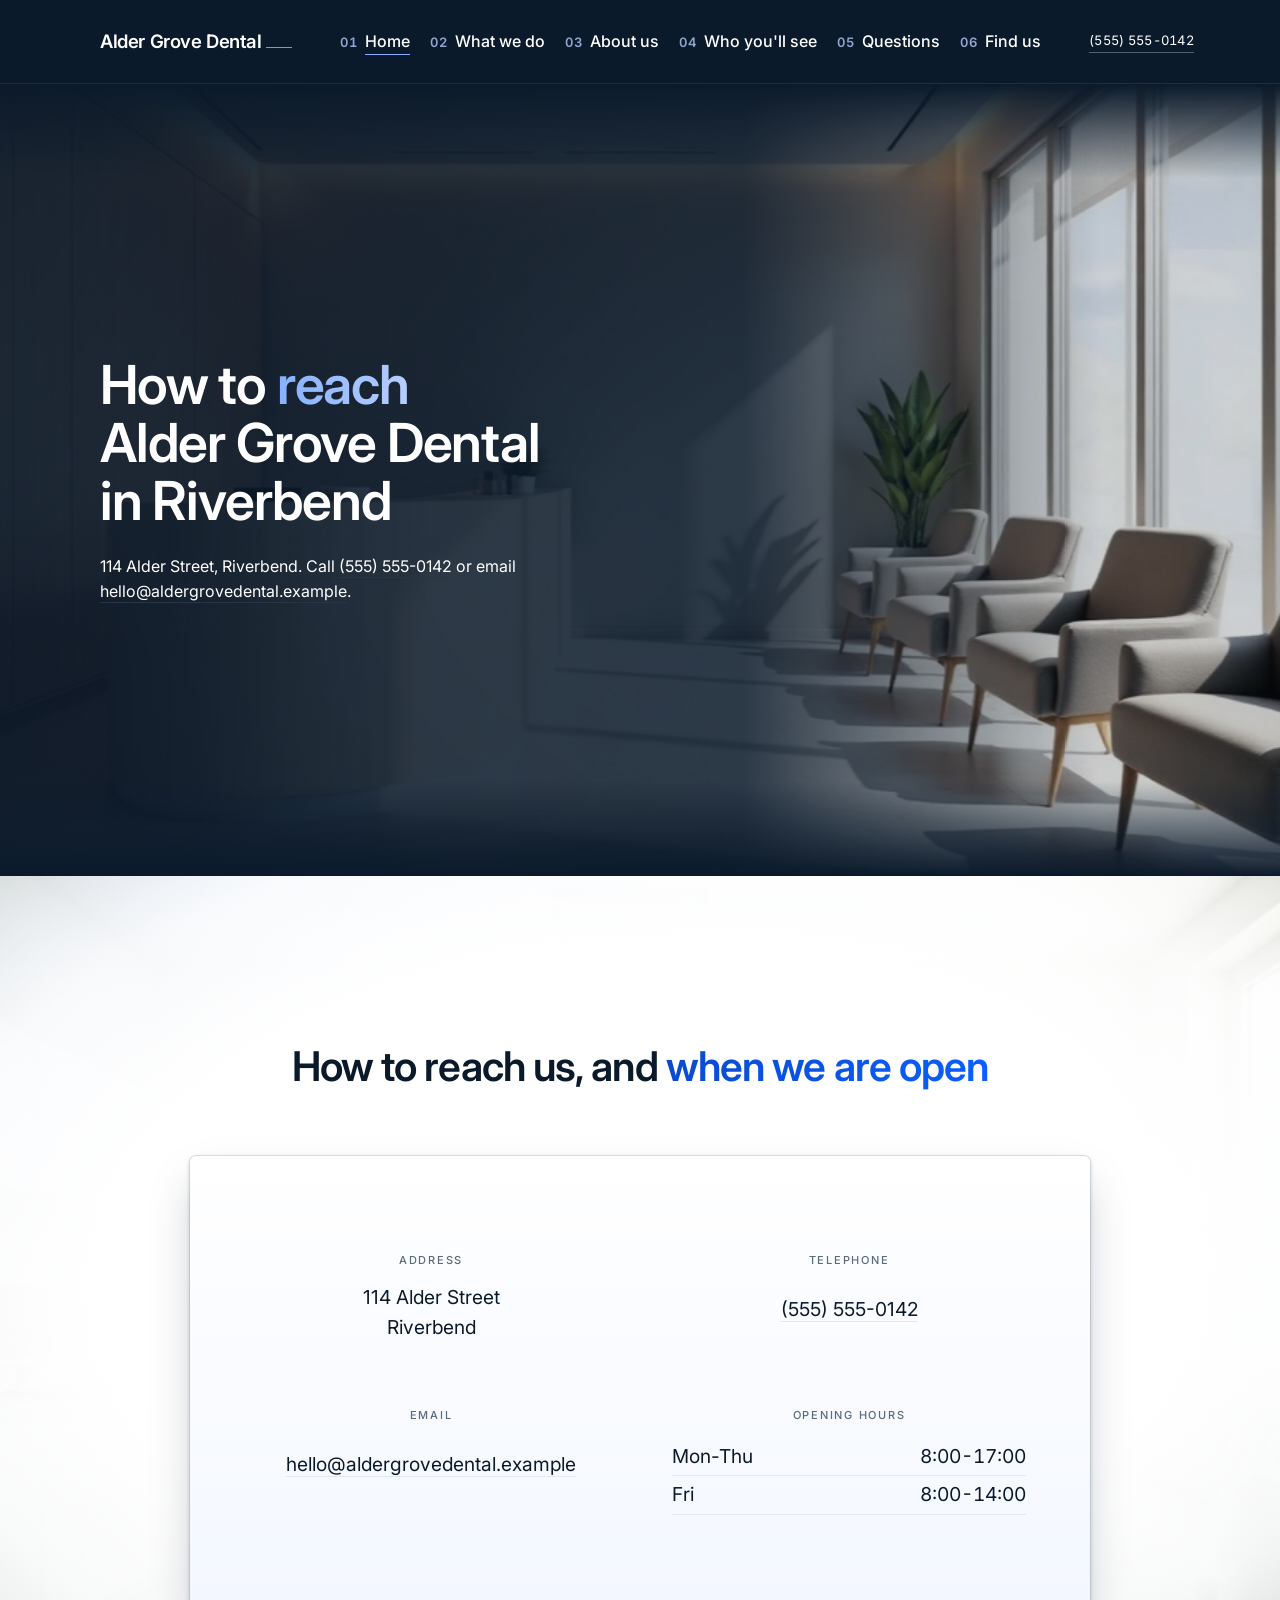
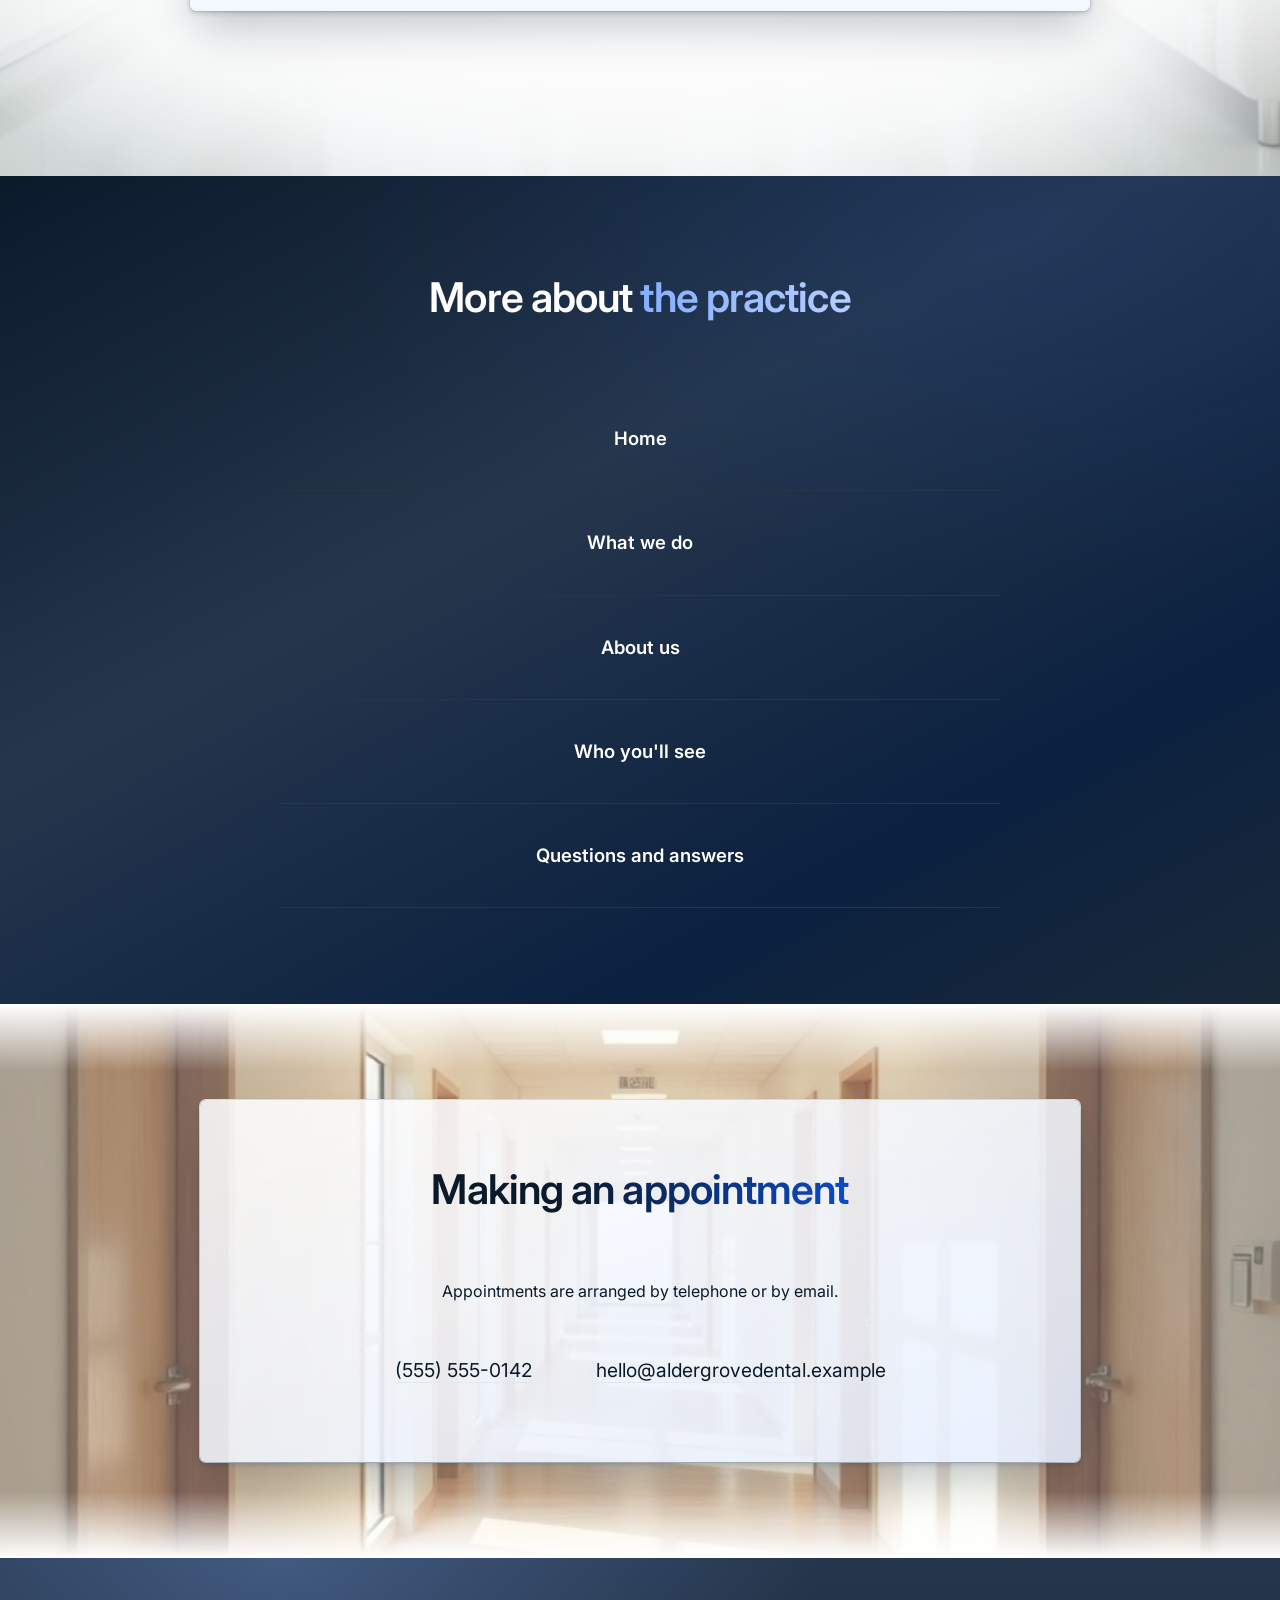
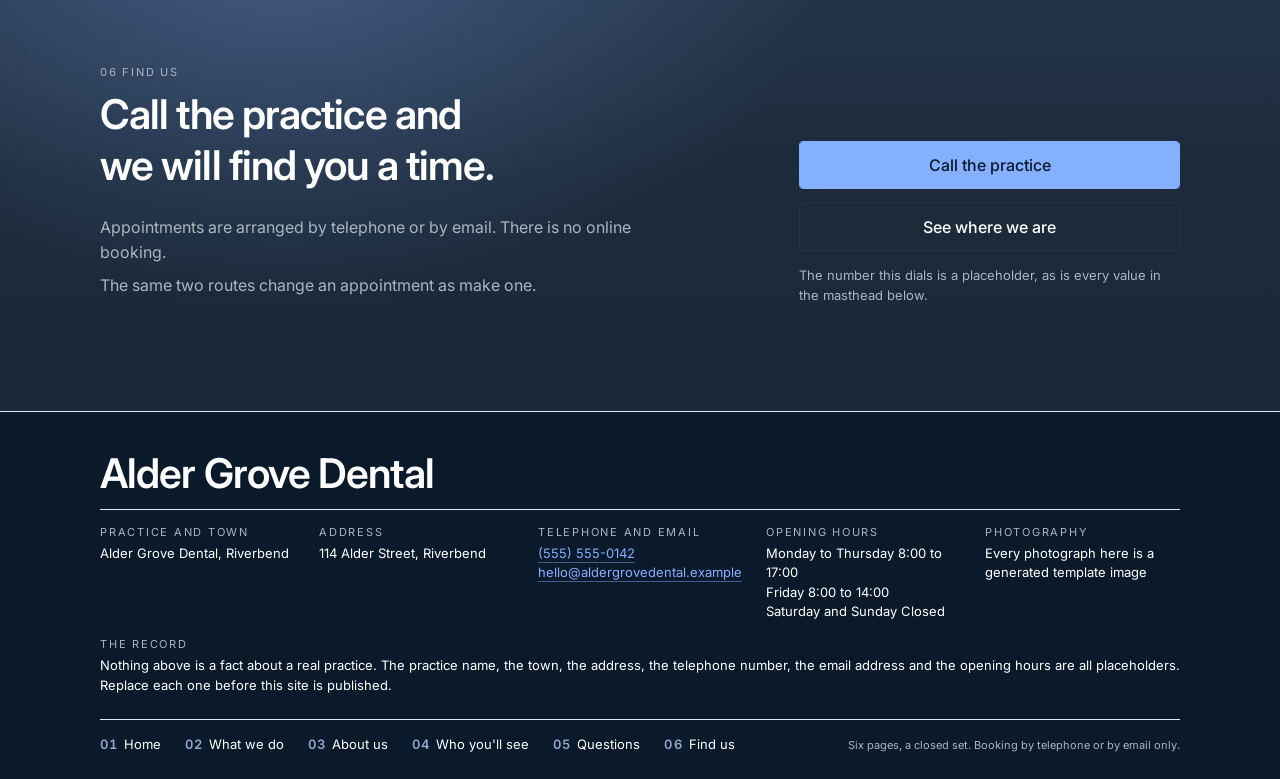
<file: contact.html>
<!DOCTYPE html>
<html lang="en">
<head>
<meta charset="UTF-8">
<meta name="viewport" content="width=device-width, initial-scale=1">
<title>Alder Grove Dental contact - Dentistry, Riverbend</title>
<meta name="description" content="How to reach Alder Grove Dental, a dental practice in Riverbend.">
<meta name="robots" content="noindex">

<link rel="icon" type="image/svg+xml" href="assets/favicon.svg">

<link rel="preconnect" href="https://fonts.googleapis.com">
<link rel="preconnect" href="https://fonts.gstatic.com" crossorigin>
<link rel="stylesheet" href="https://fonts.googleapis.com/css2?family=Inter:wght@400;500;600;700&family=Fraunces:opsz,wght@9..144,400..700&display=swap">
<link rel="stylesheet" href="design-system/stomatology-tokens.css?v=92e05074">
  <link rel="stylesheet" href="design-system/stomatology-chrome.css?v=a64a15a1">
  <link rel="stylesheet" href="design-system/stomatology-structural.css?v=3252024a">
  <link rel="stylesheet" href="design-system/brand-card-standard.css?v=6e073ad8">
<link rel="stylesheet" href="design-system/page-contact.css?v=f28732c4">
</head>
<body>
<a class="cc-skip" href="#main">Skip to content</a>

<header class="cc-bar surface-dark" id="cc-bar">
  <div class="cc-bar__in">

    <a class="cc-brand" href="index.html">
      <span class="cc-brand__name">Alder Grove Dental</span>
      <span class="cc-brand__rule" aria-hidden="true"></span>
    </a>

    <nav class="cc-nav" aria-label="Primary">

      <div class="cc-nav__item">
        <a class="cc-link is-active" href="index.html"><span class="cc-num">01</span> <span class="cc-link__label">Home</span></a>
      </div>

      
      <div class="cc-nav__item" data-menu>
        <button class="cc-link" type="button" aria-haspopup="true" aria-expanded="false" aria-controls="cc-index-services"><span class="cc-num">02</span> <span class="cc-link__label">What we do</span></button>
        <div class="cc-panel cc-panel--index surface-dark" id="cc-index-services" role="region" aria-label="What we do, contents">
          <div class="cc-panel__in cc-idx">
            <div class="cc-idx__list">
              <p class="cc-idx__head"><span class="cc-num">02</span> <b>What we do</b> <span class="cc-idx__kicker">contents</span></p>

              <a class="cc-idx__row" href="services.html#s2-why-this-area-wedge">
                <span class="cc-idx__n">02.1</span>
                <span><span class="cc-idx__t">Why this area</span><span class="cc-idx__s">What the practice takes on, and why.</span></span>
              </a>
              <a class="cc-idx__row" href="services.html#s3-sub-area-blocks">
                <span class="cc-idx__n">02.2</span>
                <span><span class="cc-idx__t">The areas of work</span><span class="cc-idx__s">Set out one block at a time.</span></span>
              </a>
              <a class="cc-idx__row" href="services.html#s4-cross-link-rail">
                <span class="cc-idx__n">02.3</span>
                <span><span class="cc-idx__t">Related pages</span><span class="cc-idx__s">Where this page hands you on.</span></span>
              </a>
              <a class="cc-idx__row" href="services.html#s5-routing-band">
                <span class="cc-idx__n">02.4</span>
                <span><span class="cc-idx__t">Where to go next</span><span class="cc-idx__s">If you are not sure what you need.</span></span>
              </a>
              <a class="cc-idx__row" href="services.html#s6-where-the-work-happens">
                <span class="cc-idx__n">02.5</span>
                <span><span class="cc-idx__t">Where the work happens</span><span class="cc-idx__s">The rooms, and what is in them.</span></span>
              </a>
            </div>

            <div class="cc-feat">
              <img class="cc-feat__img" src="assets/image-corridor.jpg" alt="" loading="lazy">
              <span class="cc-feat__grade" aria-hidden="true"></span>
              <div class="cc-feat__body">
                <p class="cc-feat__eyebrow">Before you come in</p>
                <p class="cc-feat__line">What is included, set out before you are in the chair.</p>
                <a class="cc-feat__link" href="index.html#s4-inclusion-value">Read that section</a>
              </div>
            </div>
          </div>
        </div>
      </div>

      <div class="cc-nav__item">
        <a class="cc-link" href="about.html"><span class="cc-num">03</span> <span class="cc-link__label">About us</span></a>
      </div>

      <div class="cc-nav__item">
        <a class="cc-link" href="team.html"><span class="cc-num">04</span> <span class="cc-link__label">Who you'll see</span></a>
      </div>

      
      <div class="cc-nav__item" data-menu>
        <button class="cc-link" type="button" aria-haspopup="true" aria-expanded="false" aria-controls="cc-drop-faq"><span class="cc-num">05</span> <span class="cc-link__label">Questions</span></button>
        <div class="cc-panel cc-drop surface-dark" id="cc-drop-faq" role="region" aria-label="Questions, contents">
          <div class="cc-panel__in">
            <a class="cc-drop__item" href="faq.html#s4-objection-faq"><span class="cc-idx__n">05.1</span><span><span class="cc-idx__t">The questions themselves</span><span class="cc-drop__sub">What to raise on the telephone, and what to raise in the room.</span></span></a>
            <a class="cc-drop__item" href="faq.html#s3-sub-area-blocks"><span class="cc-idx__n">05.2</span><span><span class="cc-idx__t">The practical answers</span><span class="cc-drop__sub">Where we are, when we are open, how to reach us.</span></span></a>
            <a class="cc-drop__item" href="faq.html#s7-cost-posture"><span class="cc-idx__n">05.3</span><span><span class="cc-idx__t">On cost</span><span class="cc-drop__sub">How the practice talks about what things cost.</span></span></a>
          </div>
        </div>
      </div>

      <div class="cc-nav__item">
        <a class="cc-link" href="contact.html"><span class="cc-num">06</span> <span class="cc-link__label">Find us</span></a>
      </div>
    </nav>

    
    <a class="cc-tel" href="tel:+15555550142">
      <span class="cc-tel__num">(555) 555-0142</span>
    </a>

    <button class="site-header__hamburger" type="button"
            aria-label="Open menu" aria-controls="mobile-drawer" aria-expanded="false">
      <span aria-hidden="true"></span>
    </button>
  </div>
</header>

<div class="cc-scrim" id="cc-scrim" hidden></div>

<aside id="mobile-drawer" class="surface-dark" aria-hidden="true" aria-label="Menu">

  <div class="cc-drawer__head">
    <button class="cc-drawer__close" type="button" aria-label="Close menu">&times;</button>
  </div>

  <nav class="cc-drawer__nav" aria-label="Primary, mobile">
    <a class="cc-drawer__link" href="index.html"><span class="cc-num">01</span> <span class="cc-link__label">Home</span></a>

    <div class="cc-drawer__group">
      <button class="cc-drawer__sum" type="button" aria-expanded="false"><span class="cc-num">02</span> <span class="cc-link__label">What we do</span></button>
      <div class="cc-drawer__sub">
        <a href="services.html#s2-why-this-area-wedge">02.1 Why this area</a>
        <a href="services.html#s3-sub-area-blocks">02.2 The areas of work</a>
        <a href="services.html#s4-cross-link-rail">02.3 Related pages</a>
        <a href="services.html#s5-routing-band">02.4 Where to go next</a>
        <a href="services.html#s6-where-the-work-happens">02.5 Where the work happens</a>
      </div>
    </div>

    <a class="cc-drawer__link" href="about.html"><span class="cc-num">03</span> <span class="cc-link__label">About us</span></a>
    <a class="cc-drawer__link" href="team.html"><span class="cc-num">04</span> <span class="cc-link__label">Who you'll see</span></a>

    <div class="cc-drawer__group">
      <button class="cc-drawer__sum" type="button" aria-expanded="false"><span class="cc-num">05</span> <span class="cc-link__label">Questions</span></button>
      <div class="cc-drawer__sub">
        <a href="faq.html#s4-objection-faq">05.1 The questions themselves</a>
        <a href="faq.html#s3-sub-area-blocks">05.2 The practical answers</a>
        <a href="faq.html#s7-cost-posture">05.3 On cost</a>
      </div>
    </div>

    <a class="cc-drawer__link" href="contact.html"><span class="cc-num">06</span> <span class="cc-link__label">Find us</span></a>
  </nav>

  
  <div class="cc-drawer__cta drawer-cta">
    <a class="hp-go hp-go--solid" href="tel:+15555550142">Call the practice</a>
  </div>
</aside>

<main id="main">


<section class="hp-band hp-band--hero contact-hero" id="s1-contact-hero">
  <div class="container container--full">
    <div class="row">
      <div class="col col--full">
        <div class="hp-ground hp-ground--photo hp-ground--ink surface-dark">
    <div class="hp-photo">
      
      
      <img class="hp-photo__img" src="assets/dental-clinic-reception.jpg" width="1024" height="576" loading="eager" fetchpriority="high" decoding="sync" alt="A reception counter and a row of upholstered chairs beside a wall of tall windows in daylight.">
      <span class="hp-photo__scrim"></span>
      <span class="hp-photo__edge"></span>
    </div>
    <div class="hp-wrap">
      <div class="hp-textzone">
        
        
        
        <h1 class="hp-h1 hp-rise" style="--hp-i:0">How&nbsp;to&nbsp;<span class="hp-key">reach</span> Alder&nbsp;Grove&nbsp;Dental in&nbsp;Riverbend</h1>
        
        <p class="hp-lead hp-rise" style="--hp-i:1">
          
          
          <span class="hp-street">114&nbsp;Alder&nbsp;Street</span>,
          Riverbend.
          Call
          
          <a class="hp-tel" href="tel:5555550142">(555)&nbsp;555-0142</a>
          or email
          
          <a class="hp-mail" href="mailto:hello@aldergrovedental.example">hello@aldergrovedental.example</a>.
        </p>
      </div>
    </div>
  </div>
      </div>
    </div>
  </div>
</section>

<section class="hp-band contact-details" id="s2-contact-details">
  <div class="container container--full">
    <div class="row">
      <div class="col col--full">
        <div class="hp-ground hp-ground--paper hp-clinic">
    <div class="hp-wrap">
      <div class="hp-head hp-reveal" style="--hp-i:0">
        
        <h2 class="hp-h2">How to reach us, and <span class="hp-key">when&nbsp;we&nbsp;are&nbsp;open</span></h2>
      </div>
      <div class="hp-panel hp-reveal" style="--hp-i:1">
        <dl class="hp-facts">
          <div class="hp-fact">
            
            <dt class="hp-fact__label">Address</dt>
            <dd class="hp-fact__value">
              
              <address class="hp-addr">
                
                <span class="hp-street">114&nbsp;Alder&nbsp;Street</span><br>
                
                Riverbend
              </address>
            </dd>
          </div>
          <div class="hp-fact">
            
            <dt class="hp-fact__label">Telephone</dt>
            <dd class="hp-fact__value">
              
              <a class="hp-tel" href="tel:5555550142">(555)&nbsp;555-0142</a>
            </dd>
          </div>
          <div class="hp-fact">
            
            <dt class="hp-fact__label">Email</dt>
            <dd class="hp-fact__value">
              
              <a class="hp-mail" href="mailto:hello@aldergrovedental.example">hello@aldergrovedental.example</a>
            </dd>
          </div>
          <div class="hp-fact">
            
            <dt class="hp-fact__label">Opening hours</dt>
            <dd class="hp-fact__value">
              
              <div class="hp-hours">
                <div class="hp-hours__row"><span class="hp-hours__day">Mon-Thu</span><span class="hp-hours__time">8:00-17:00</span></div>
                <div class="hp-hours__row"><span class="hp-hours__day">Fri</span><span class="hp-hours__time">8:00-14:00</span></div>
              </div>
            </dd>
          </div>
        </dl>
      </div>
    </div>
  </div>
      </div>
    </div>
  </div>
</section>

<section class="hp-band hp-band--rail routing-block" id="s3-routing-block">
  <div class="container container--full">
    <div class="row">
      <div class="col col--full">
        <div class="hp-ground hp-ground--grad surface-dark">
    <div class="hp-wrap">
      <div class="hp-head hp-reveal" style="--hp-i:0">
        
        <h2 class="hp-h2">More about <span class="hp-key">the&nbsp;practice</span></h2>
      </div>
      <ul class="hp-index hp-reveal" style="--hp-i:1">
        <li class="hp-indexitem">
          
          <a class="hp-indexlink" href="index.html">Home</a>
        </li>
        <li class="hp-indexitem">
          
          <a class="hp-indexlink" href="services.html">What we do</a>
        </li>
        <li class="hp-indexitem">
          
          <a class="hp-indexlink" href="about.html">About us</a>
        </li>
        <li class="hp-indexitem">
          
          <a class="hp-indexlink" href="team.html">Who you'll see</a>
        </li>
        <li class="hp-indexitem">
          
          <a class="hp-indexlink" href="faq.html">Questions and answers</a>
        </li>
      </ul>
    </div>
  </div>
      </div>
    </div>
  </div>
</section>

<section class="hp-band hp-band--photoband booking-intent" id="s4-booking-intent">
  <div class="container container--full">
    <div class="row">
      <div class="col col--full">
        <div class="hp-ground hp-ground--photo hp-ground--paperphoto">
    <div class="hp-photo">
      
      <img class="hp-photo__img" src="assets/dental-clinic-warm.jpg" width="1024" height="576" loading="lazy" decoding="async" fetchpriority="low" alt="A corridor with doors on both sides and daylight at the end.">
      <span class="hp-photo__scrim"></span>
      <span class="hp-photo__edge"></span>
    </div>
    <div class="hp-wrap">
      
      <div class="hp-plate hp-plate--paper hp-reveal" style="--hp-i:0">
        <div class="hp-head">
          
          
          <h2 class="hp-h2">Making <span class="hp-key">an&nbsp;appointment</span></h2>
        </div>
        
        <p class="hp-lead">Appointments are arranged by telephone <span class="hp-nb">or by email</span>.</p>
        <div class="hp-channels">
          <p class="hp-channel">
            
            <a class="hp-tel" href="tel:5555550142">(555)&nbsp;555-0142</a>
          </p>
          <p class="hp-channel">
            
            <a class="hp-mail" href="mailto:hello@aldergrovedental.example">hello@aldergrovedental.example</a>
          </p>
        </div>
      </div>
    </div>
  </div>
      </div>
    </div>
  </div>
</section>
</main>

  <section class="cc-closing precta surface-dark">
    <div class="cc-closing__in">
      <div>
        <p class="cc-closing__eyebrow">06 Find us</p>
        <h2>Call the practice and we will find you a time.</h2>
        
        <p>Appointments are arranged by telephone or by email. There is no online booking.</p>
        <p>The same two routes change an appointment as make one.</p>
      </div>
      <div class="cc-acts">
        <a class="hp-go hp-go--solid" href="tel:+15555550142">Call the practice</a>
        <a class="hp-go hp-go--quiet" href="contact.html">See where we are</a>
        <small>The number this dials is a placeholder, as is every value in the masthead below.</small>
      </div>
    </div>
  </section>


<footer class="cc-foot surface-dark">
  <div class="cc-foot__in">

    <p class="cc-foot__mark">Alder Grove Dental</p>

    
    <div class="cc-mast">
      <div>
        <span class="cc-mast__k">Practice and town</span>
        <p class="cc-mast__v">Alder Grove Dental, Riverbend</p>
      </div>
      <div>
        <span class="cc-mast__k">Address</span>
        <p class="cc-mast__v">114 Alder Street, Riverbend</p>
      </div>
      <div>
        <span class="cc-mast__k">Telephone and email</span>
        <p class="cc-mast__v"><a class="cc-a" href="tel:+15555550142">(555) 555-0142</a><br><a class="cc-a" href="mailto:hello@aldergrovedental.example">hello@aldergrovedental.example</a></p>
      </div>
      <div>
        <span class="cc-mast__k">Opening hours</span>
        <p class="cc-mast__v">Monday to Thursday 8:00 to 17:00<br>Friday 8:00 to 14:00<br>Saturday and Sunday Closed</p>
      </div>
      <div>
        <span class="cc-mast__k">Photography</span>
        <p class="cc-mast__v">Every photograph here is a generated template image</p>
      </div>
      <div class="cc-mast__record">
        <span class="cc-mast__k">The record</span>
        <p class="cc-mast__v">Nothing above is a fact about a real practice. The practice name, the town, the address, the telephone number, the email address and the opening hours are all placeholders. Replace each one before this site is published.</p>
      </div>
    </div>

    <div class="cc-foot__bar">
      <a class="cc-foot__link" href="index.html"><span class="cc-num">01</span> Home</a>
      <a class="cc-foot__link" href="services.html"><span class="cc-num">02</span> What we do</a>
      <a class="cc-foot__link" href="about.html"><span class="cc-num">03</span> About us</a>
      <a class="cc-foot__link" href="team.html"><span class="cc-num">04</span> Who you'll see</a>
      <a class="cc-foot__link" href="faq.html"><span class="cc-num">05</span> Questions</a>
      <a class="cc-foot__link" href="contact.html"><span class="cc-num">06</span> Find us</a>
      <p class="cc-foot__legal">Six pages, a closed set. Booking by telephone or by email only.</p>
    </div>

  </div>
</footer>

<script>
/* ---------------------------------------------------------------------------
   (c) of the hover-intent contract: a close-delay cleared on re-enter, so a
   diagonal traverse from the trigger into the panel never collapses it. (a) and
   (b) are CSS above: one shared hover scope, and a bridge across the seam.
   Keyboard: click toggles, Escape closes and returns focus to the trigger.
   --------------------------------------------------------------------------- */
(function () {
  var CLOSE_DELAY = 240;

  document.querySelectorAll('[data-menu]').forEach(function (item) {
    var trigger = item.querySelector('.cc-link[aria-haspopup]');
    var timer = null;

    function open() { clearTimeout(timer); item.classList.add('is-open'); trigger.setAttribute('aria-expanded', 'true'); }
    function close() { item.classList.remove('is-open'); trigger.setAttribute('aria-expanded', 'false'); }
    function closeSoon() { clearTimeout(timer); timer = setTimeout(close, CLOSE_DELAY); }

    item.addEventListener('mouseenter', open);
    item.addEventListener('mouseleave', closeSoon);
    trigger.addEventListener('click', function (e) {
      e.preventDefault();
      if (item.classList.contains('is-open')) { close(); } else { open(); }
    });
    item.addEventListener('keydown', function (e) {
      if (e.key === 'Escape') { close(); trigger.focus(); }
    });
  });

  /* the scroll state: the bar TIGHTENS once there is content behind it. */
  var bar = document.getElementById('cc-bar');
  function onScroll() { bar.classList.toggle('is-tight', window.scrollY > 40); }
  addEventListener('scroll', onScroll, { passive: true });
  onScroll();

  /* the drawer, on the canonical contract the functional gate drives. */
  var burger = document.querySelector('.site-header__hamburger');
  var drawer = document.getElementById('mobile-drawer');
  var scrim = document.getElementById('cc-scrim');
  var closeBtn = drawer.querySelector('.cc-drawer__close');

  function setDrawer(on) {
    drawer.setAttribute('aria-hidden', on ? 'false' : 'true');
    burger.setAttribute('aria-expanded', on ? 'true' : 'false');
    scrim.hidden = !on;
    scrim.classList.toggle('is-on', on);
    document.body.style.overflow = on ? 'hidden' : '';
    if (on) { closeBtn.focus(); } else { burger.focus(); }
  }
  burger.addEventListener('click', function () { setDrawer(drawer.getAttribute('aria-hidden') === 'true'); });
  closeBtn.addEventListener('click', function () { setDrawer(false); });
  scrim.addEventListener('click', function () { setDrawer(false); });
  addEventListener('keydown', function (e) {
    if (e.key === 'Escape' && drawer.getAttribute('aria-hidden') === 'false') { setDrawer(false); }
  });

  /* the drawer accordions. The marker is CSS, so each button's text stays exactly
     its header twin's label and the nav-consistency gate stays satisfied. */
  drawer.querySelectorAll('.cc-drawer__sum').forEach(function (sum) {
    sum.addEventListener('click', function () {
      var on = sum.parentElement.classList.toggle('is-open');
      sum.setAttribute('aria-expanded', on ? 'true' : 'false');
    });
  });
})();
</script>
</body>
</html>
</file>
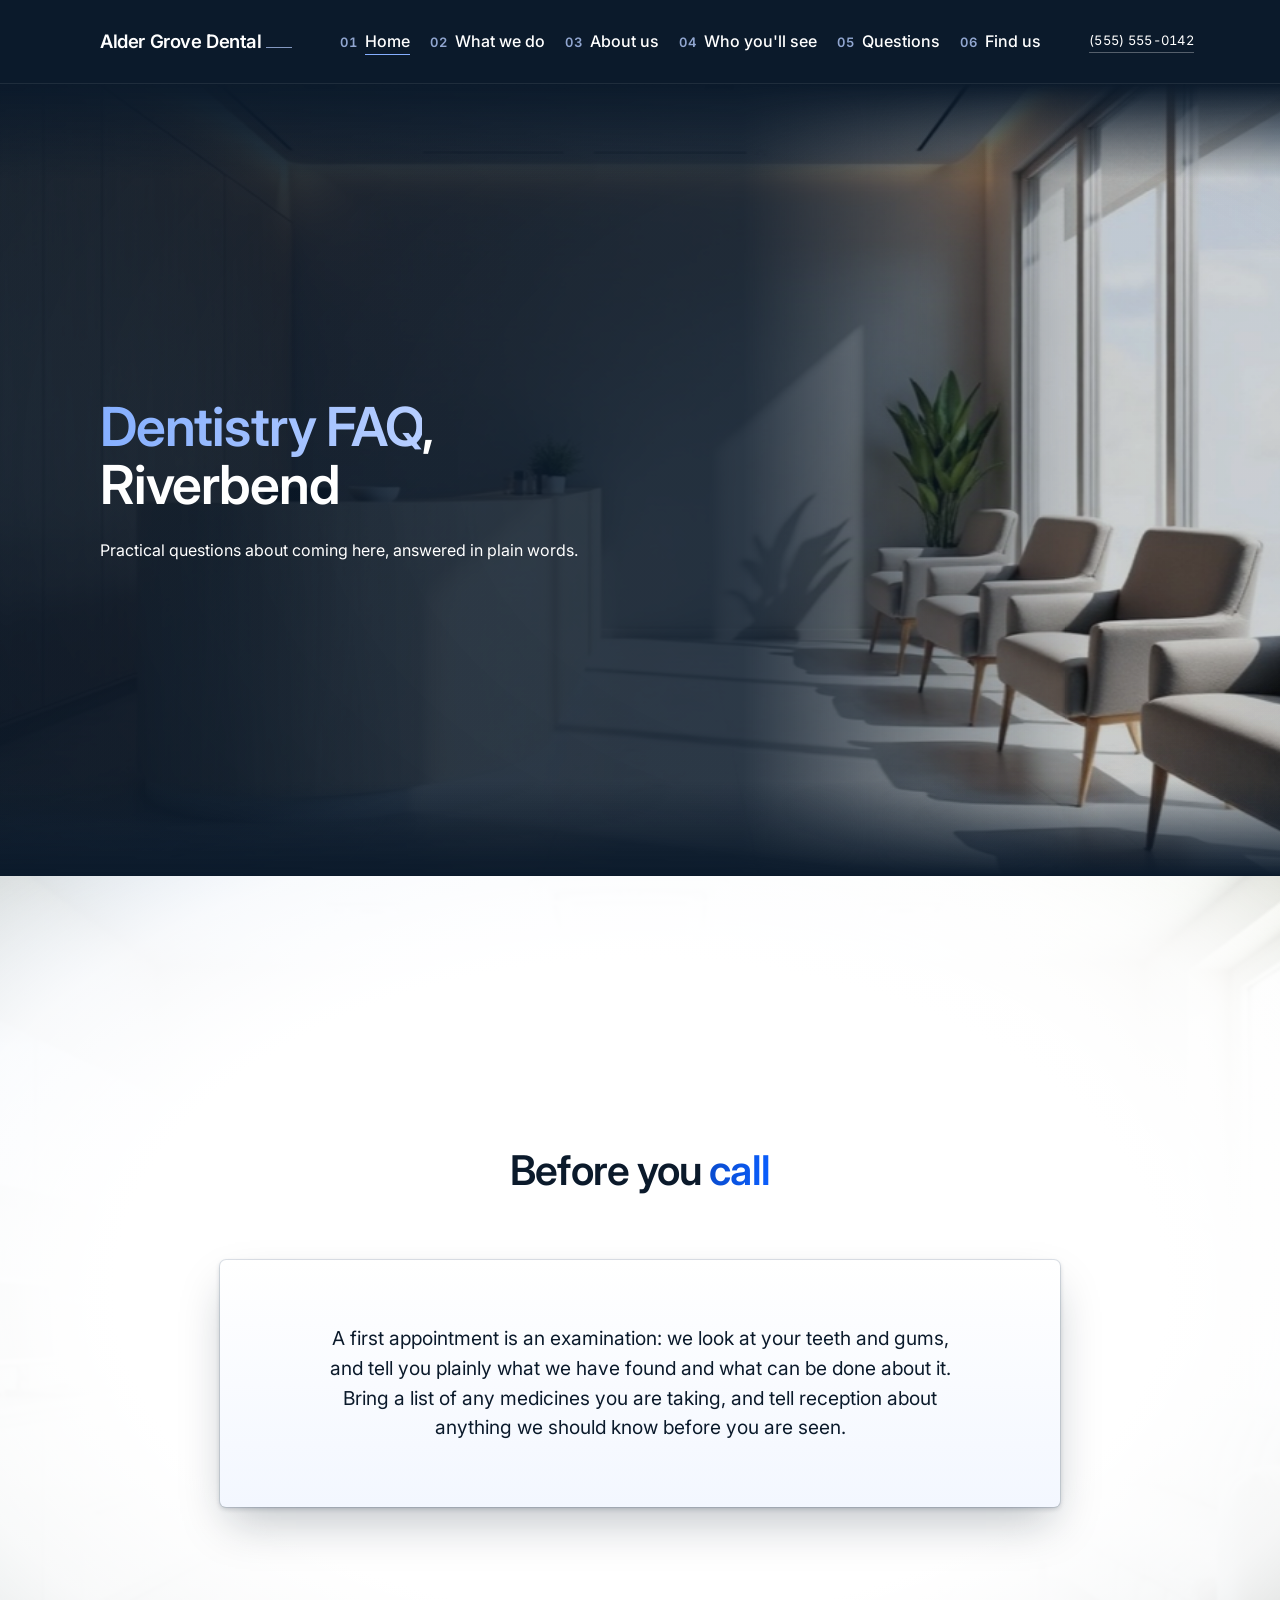
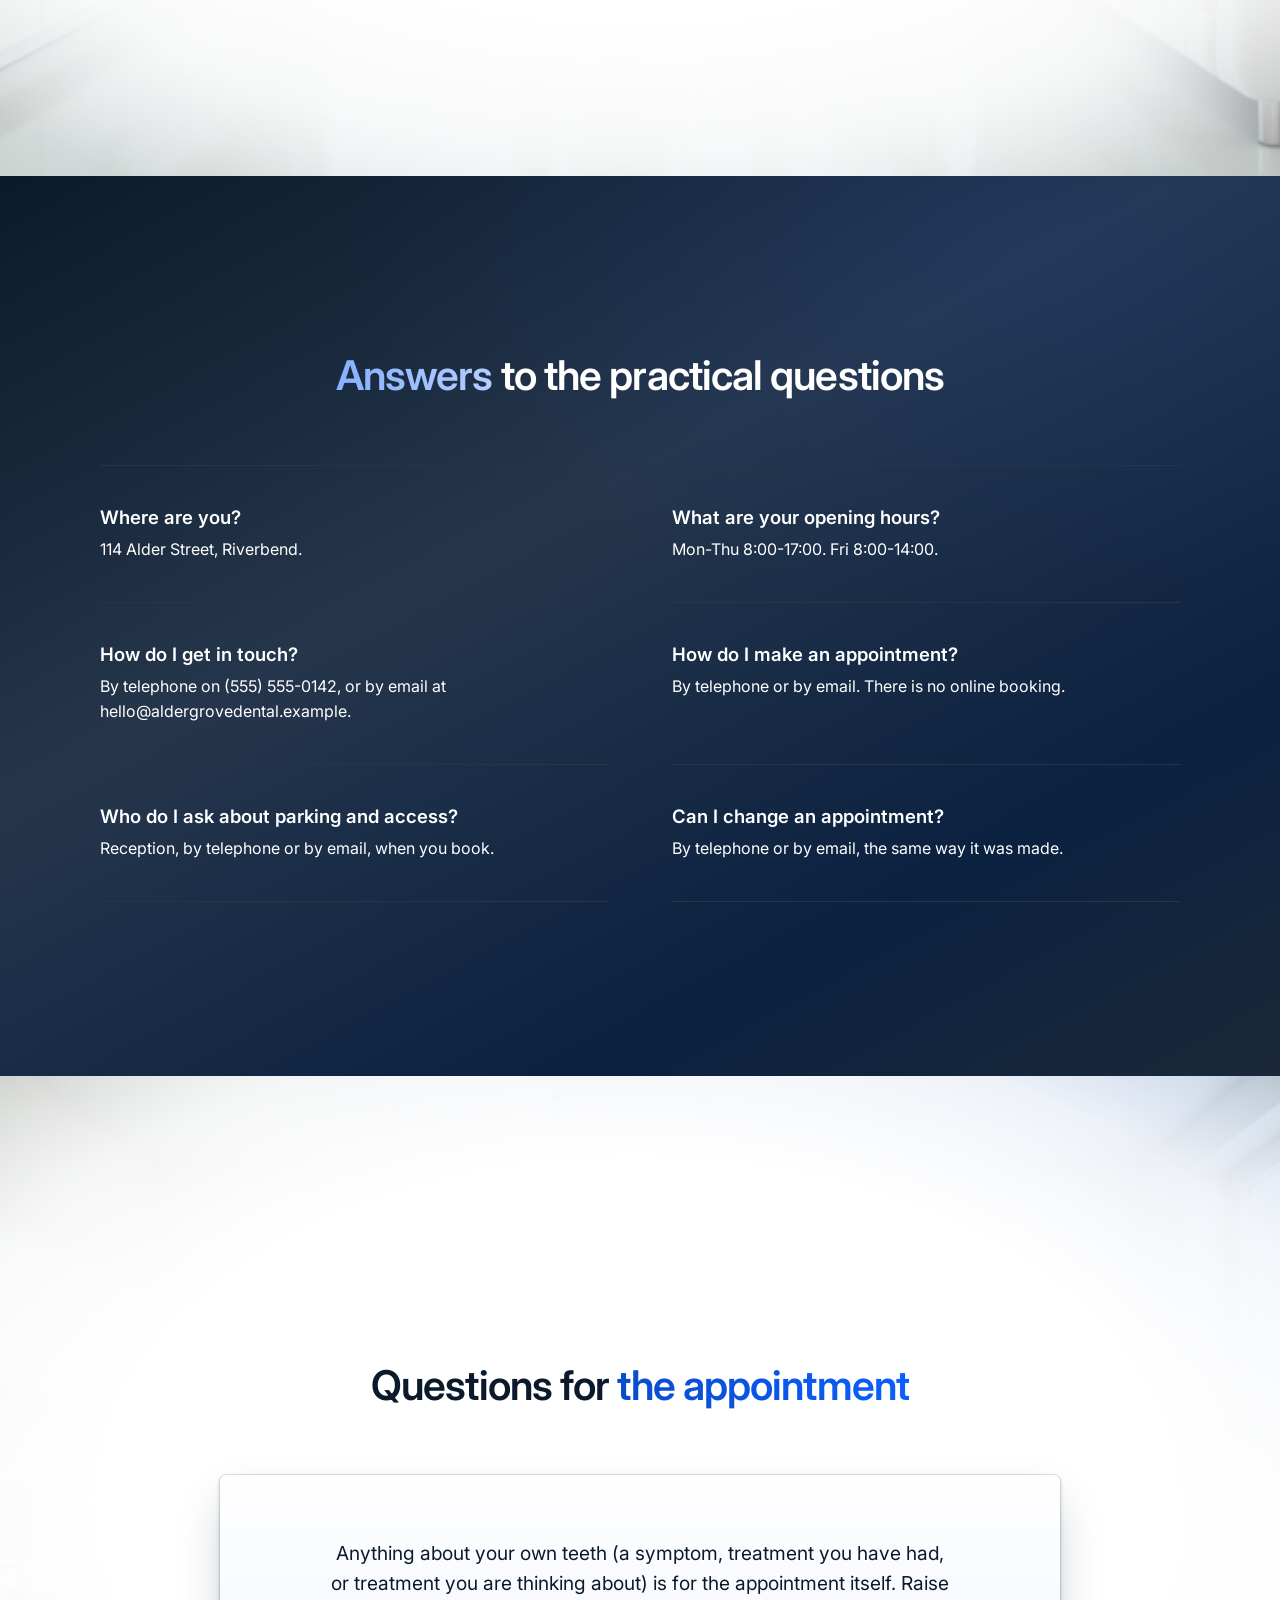
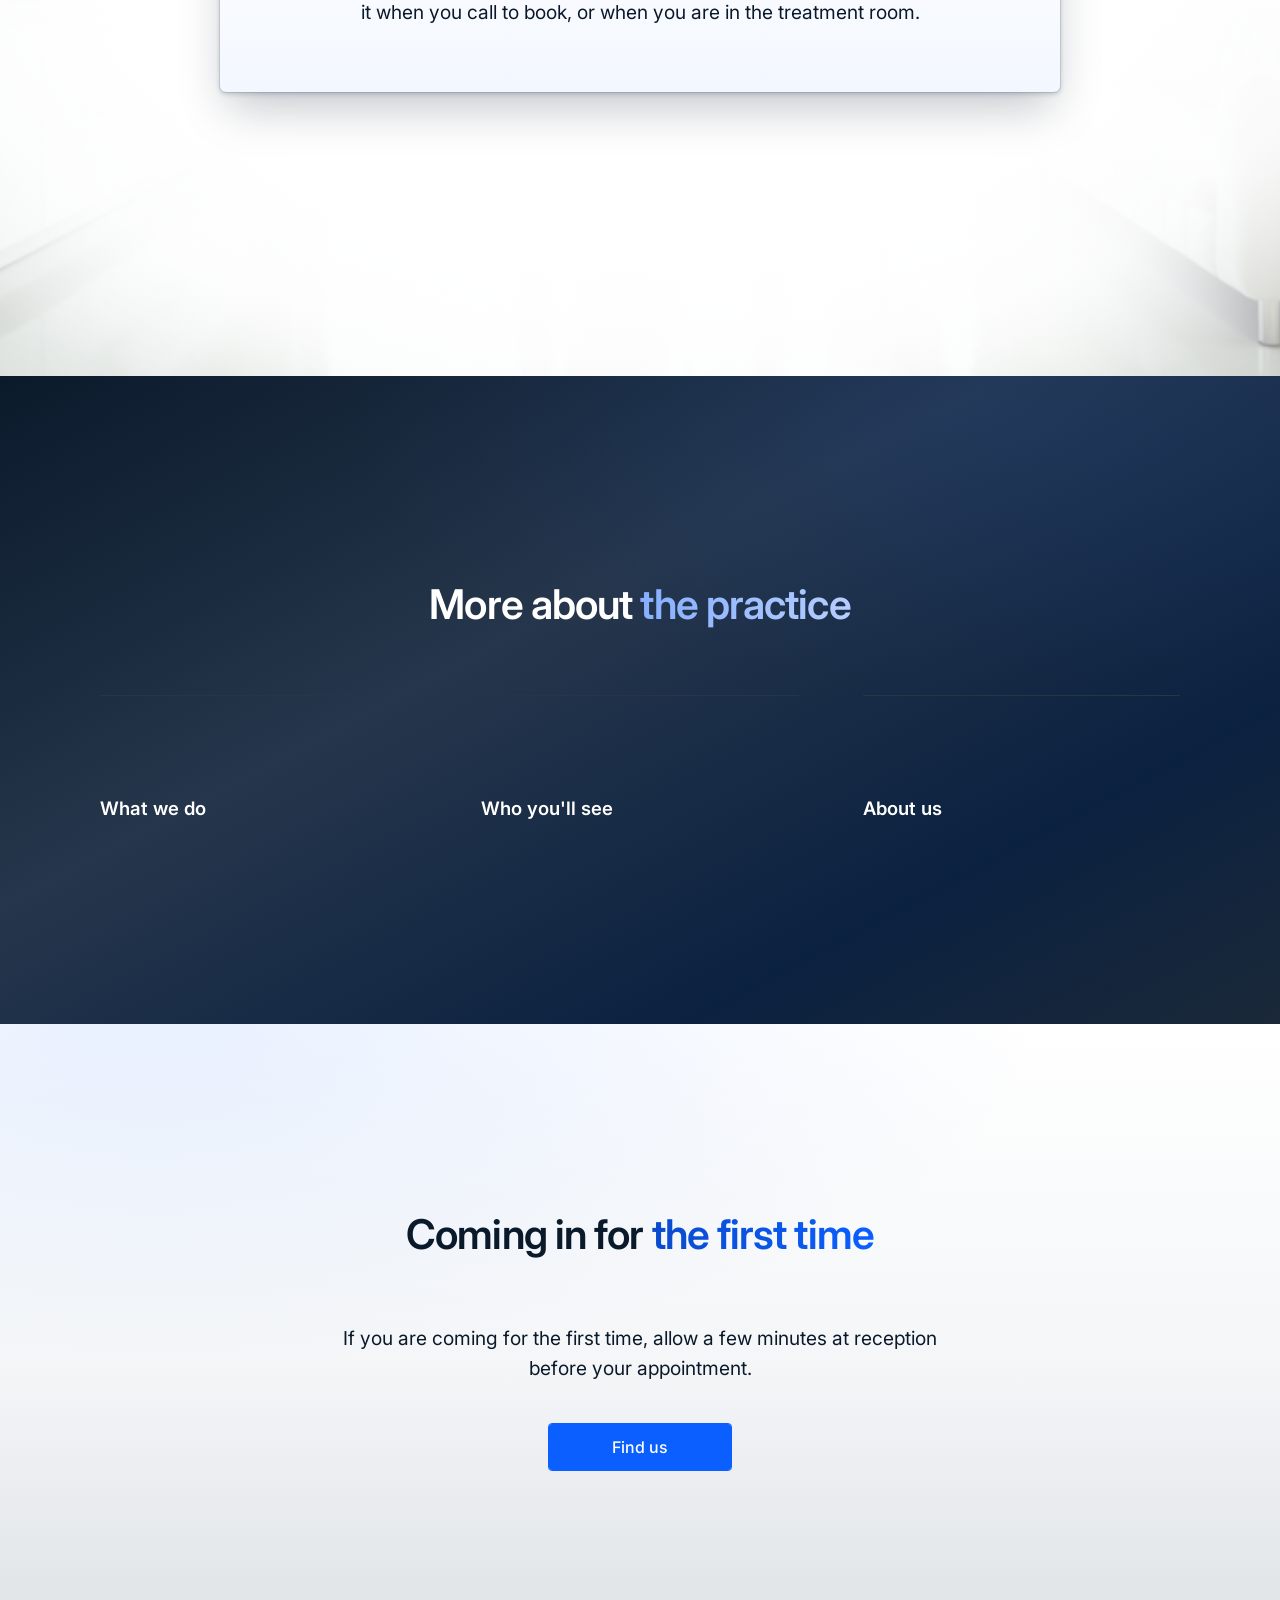
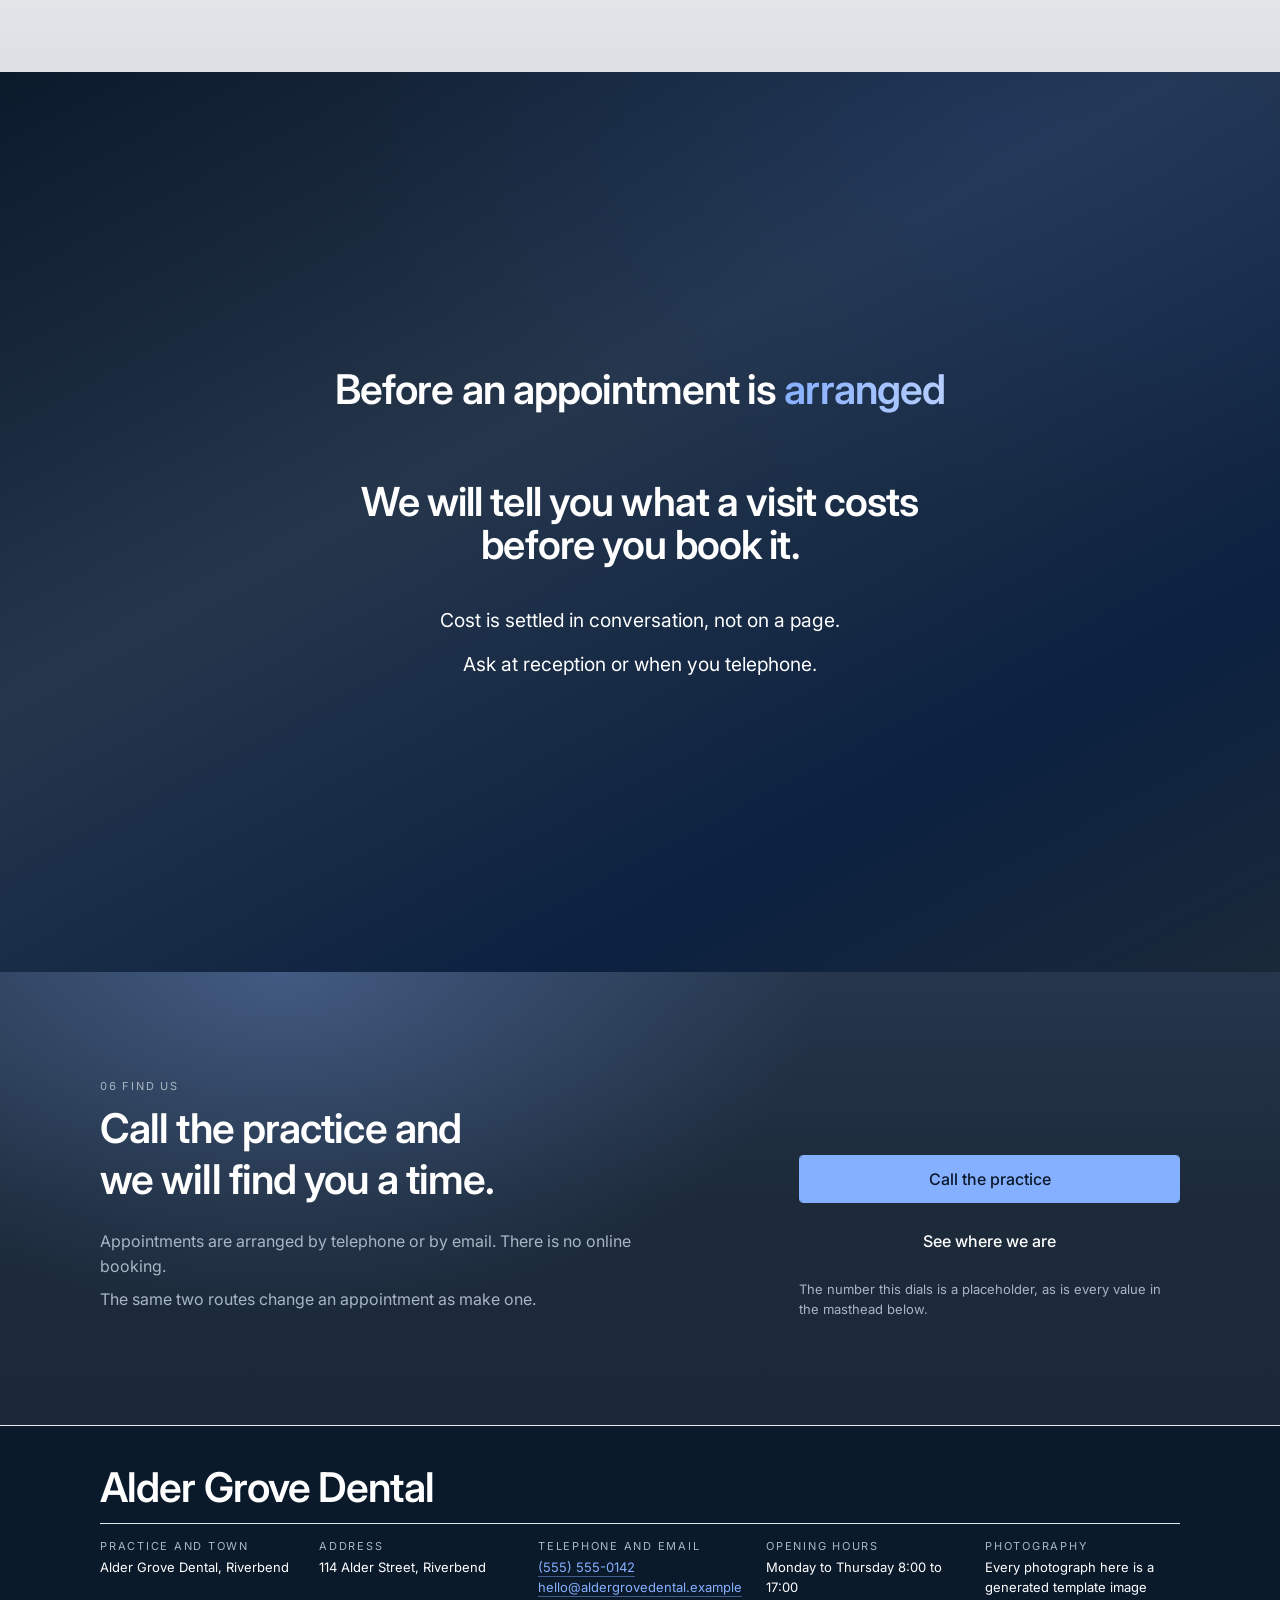
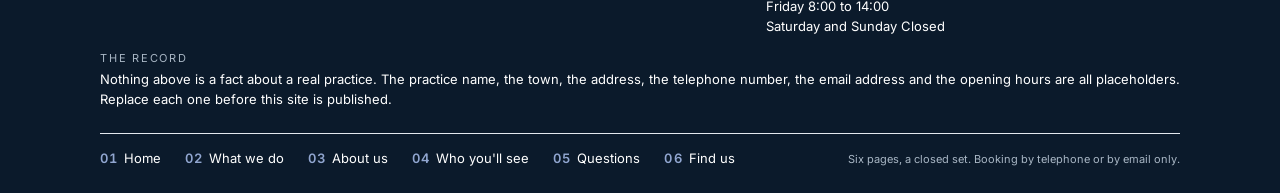
<file: faq.html>
<!DOCTYPE html>
<html lang="en">
<head>
<meta charset="UTF-8">
<meta name="viewport" content="width=device-width, initial-scale=1">
<title>Dentistry FAQ, Riverbend - Alder Grove Dental</title>
<meta name="description" content="Dentistry questions and answers for Alder Grove Dental in Riverbend.">
<meta name="robots" content="noindex">

<link rel="icon" type="image/svg+xml" href="assets/favicon.svg">

<link rel="preconnect" href="https://fonts.googleapis.com">
<link rel="preconnect" href="https://fonts.gstatic.com" crossorigin>
<link rel="stylesheet" href="https://fonts.googleapis.com/css2?family=Inter:wght@400;500;600;700&family=Fraunces:opsz,wght@9..144,400..700&display=swap">
<link rel="stylesheet" href="design-system/stomatology-tokens.css?v=92e05074">
  <link rel="stylesheet" href="design-system/stomatology-chrome.css?v=a64a15a1">
  <link rel="stylesheet" href="design-system/stomatology-structural.css?v=3252024a">
  <link rel="stylesheet" href="design-system/brand-card-standard.css?v=6e073ad8">
<link rel="stylesheet" href="design-system/page-faq.css?v=4a6b5a2f">
</head>
<body>
<a class="cc-skip" href="#main">Skip to content</a>

<header class="cc-bar surface-dark" id="cc-bar">
  <div class="cc-bar__in">

    <a class="cc-brand" href="index.html">
      <span class="cc-brand__name">Alder Grove Dental</span>
      <span class="cc-brand__rule" aria-hidden="true"></span>
    </a>

    <nav class="cc-nav" aria-label="Primary">

      <div class="cc-nav__item">
        <a class="cc-link is-active" href="index.html"><span class="cc-num">01</span> <span class="cc-link__label">Home</span></a>
      </div>

      
      <div class="cc-nav__item" data-menu>
        <button class="cc-link" type="button" aria-haspopup="true" aria-expanded="false" aria-controls="cc-index-services"><span class="cc-num">02</span> <span class="cc-link__label">What we do</span></button>
        <div class="cc-panel cc-panel--index surface-dark" id="cc-index-services" role="region" aria-label="What we do, contents">
          <div class="cc-panel__in cc-idx">
            <div class="cc-idx__list">
              <p class="cc-idx__head"><span class="cc-num">02</span> <b>What we do</b> <span class="cc-idx__kicker">contents</span></p>

              <a class="cc-idx__row" href="services.html#s2-why-this-area-wedge">
                <span class="cc-idx__n">02.1</span>
                <span><span class="cc-idx__t">Why this area</span><span class="cc-idx__s">What the practice takes on, and why.</span></span>
              </a>
              <a class="cc-idx__row" href="services.html#s3-sub-area-blocks">
                <span class="cc-idx__n">02.2</span>
                <span><span class="cc-idx__t">The areas of work</span><span class="cc-idx__s">Set out one block at a time.</span></span>
              </a>
              <a class="cc-idx__row" href="services.html#s4-cross-link-rail">
                <span class="cc-idx__n">02.3</span>
                <span><span class="cc-idx__t">Related pages</span><span class="cc-idx__s">Where this page hands you on.</span></span>
              </a>
              <a class="cc-idx__row" href="services.html#s5-routing-band">
                <span class="cc-idx__n">02.4</span>
                <span><span class="cc-idx__t">Where to go next</span><span class="cc-idx__s">If you are not sure what you need.</span></span>
              </a>
              <a class="cc-idx__row" href="services.html#s6-where-the-work-happens">
                <span class="cc-idx__n">02.5</span>
                <span><span class="cc-idx__t">Where the work happens</span><span class="cc-idx__s">The rooms, and what is in them.</span></span>
              </a>
            </div>

            <div class="cc-feat">
              <img class="cc-feat__img" src="assets/image-corridor.jpg" alt="" loading="lazy">
              <span class="cc-feat__grade" aria-hidden="true"></span>
              <div class="cc-feat__body">
                <p class="cc-feat__eyebrow">Before you come in</p>
                <p class="cc-feat__line">What is included, set out before you are in the chair.</p>
                <a class="cc-feat__link" href="index.html#s4-inclusion-value">Read that section</a>
              </div>
            </div>
          </div>
        </div>
      </div>

      <div class="cc-nav__item">
        <a class="cc-link" href="about.html"><span class="cc-num">03</span> <span class="cc-link__label">About us</span></a>
      </div>

      <div class="cc-nav__item">
        <a class="cc-link" href="team.html"><span class="cc-num">04</span> <span class="cc-link__label">Who you'll see</span></a>
      </div>

      
      <div class="cc-nav__item" data-menu>
        <button class="cc-link" type="button" aria-haspopup="true" aria-expanded="false" aria-controls="cc-drop-faq"><span class="cc-num">05</span> <span class="cc-link__label">Questions</span></button>
        <div class="cc-panel cc-drop surface-dark" id="cc-drop-faq" role="region" aria-label="Questions, contents">
          <div class="cc-panel__in">
            <a class="cc-drop__item" href="faq.html#s4-objection-faq"><span class="cc-idx__n">05.1</span><span><span class="cc-idx__t">The questions themselves</span><span class="cc-drop__sub">What to raise on the telephone, and what to raise in the room.</span></span></a>
            <a class="cc-drop__item" href="faq.html#s3-sub-area-blocks"><span class="cc-idx__n">05.2</span><span><span class="cc-idx__t">The practical answers</span><span class="cc-drop__sub">Where we are, when we are open, how to reach us.</span></span></a>
            <a class="cc-drop__item" href="faq.html#s7-cost-posture"><span class="cc-idx__n">05.3</span><span><span class="cc-idx__t">On cost</span><span class="cc-drop__sub">How the practice talks about what things cost.</span></span></a>
          </div>
        </div>
      </div>

      <div class="cc-nav__item">
        <a class="cc-link" href="contact.html"><span class="cc-num">06</span> <span class="cc-link__label">Find us</span></a>
      </div>
    </nav>

    
    <a class="cc-tel" href="tel:+15555550142">
      <span class="cc-tel__num">(555) 555-0142</span>
    </a>

    <button class="site-header__hamburger" type="button"
            aria-label="Open menu" aria-controls="mobile-drawer" aria-expanded="false">
      <span aria-hidden="true"></span>
    </button>
  </div>
</header>

<div class="cc-scrim" id="cc-scrim" hidden></div>

<aside id="mobile-drawer" class="surface-dark" aria-hidden="true" aria-label="Menu">

  <div class="cc-drawer__head">
    <button class="cc-drawer__close" type="button" aria-label="Close menu">&times;</button>
  </div>

  <nav class="cc-drawer__nav" aria-label="Primary, mobile">
    <a class="cc-drawer__link" href="index.html"><span class="cc-num">01</span> <span class="cc-link__label">Home</span></a>

    <div class="cc-drawer__group">
      <button class="cc-drawer__sum" type="button" aria-expanded="false"><span class="cc-num">02</span> <span class="cc-link__label">What we do</span></button>
      <div class="cc-drawer__sub">
        <a href="services.html#s2-why-this-area-wedge">02.1 Why this area</a>
        <a href="services.html#s3-sub-area-blocks">02.2 The areas of work</a>
        <a href="services.html#s4-cross-link-rail">02.3 Related pages</a>
        <a href="services.html#s5-routing-band">02.4 Where to go next</a>
        <a href="services.html#s6-where-the-work-happens">02.5 Where the work happens</a>
      </div>
    </div>

    <a class="cc-drawer__link" href="about.html"><span class="cc-num">03</span> <span class="cc-link__label">About us</span></a>
    <a class="cc-drawer__link" href="team.html"><span class="cc-num">04</span> <span class="cc-link__label">Who you'll see</span></a>

    <div class="cc-drawer__group">
      <button class="cc-drawer__sum" type="button" aria-expanded="false"><span class="cc-num">05</span> <span class="cc-link__label">Questions</span></button>
      <div class="cc-drawer__sub">
        <a href="faq.html#s4-objection-faq">05.1 The questions themselves</a>
        <a href="faq.html#s3-sub-area-blocks">05.2 The practical answers</a>
        <a href="faq.html#s7-cost-posture">05.3 On cost</a>
      </div>
    </div>

    <a class="cc-drawer__link" href="contact.html"><span class="cc-num">06</span> <span class="cc-link__label">Find us</span></a>
  </nav>

  
  <div class="cc-drawer__cta drawer-cta">
    <a class="hp-go hp-go--solid" href="tel:+15555550142">Call the practice</a>
  </div>
</aside>

<main id="main">


<section class="hp-band hp-band--hero hero-category-outcome" id="s1-hero-category-outcome">
  <div class="container container--full">
    <div class="row">
      <div class="col col--full">
        <div class="hp-ground hp-ground--photo hp-ground--ink surface-dark">
    <div class="hp-photo">
      
      
      <img class="hp-photo__img" src="assets/dental-clinic-reception.jpg" width="1024" height="576" loading="eager" fetchpriority="high" decoding="sync" alt="A reception counter and a row of upholstered chairs beside a wall of tall windows in daylight.">
      <span class="hp-photo__scrim"></span>
      <span class="hp-photo__edge"></span>
    </div>
    <div class="hp-wrap">
      <div class="hp-textzone">
        
        
        <h1 class="hp-h1 hp-rise" style="--hp-i:0"><span class="hp-key">Dentistry FAQ</span>, Riverbend</h1>
        
        <p class="hp-lead hp-rise" style="--hp-i:1">Practical questions about coming here, answered in <span class="hp-nb">plain words</span>.</p>
      </div>
    </div>
  </div>
      </div>
    </div>
  </div>
</section>

<section class="hp-band why-this-area-wedge" id="s2-why-this-area-wedge">
  <div class="container container--full">
    <div class="row">
      <div class="col col--full">
        <div class="hp-ground hp-ground--paper hp-clinic">
    <div class="hp-wrap">
      <div class="hp-head hp-reveal" style="--hp-i:0">
        
        <h2 class="hp-h2">Before you <span class="hp-key">call</span></h2>
      </div>
      <div class="hp-panel hp-reveal" style="--hp-i:1">
        
        <p class="hp-wedge">A first appointment is an examination: we look at your <span class="hp-nb">teeth and gums</span>, and tell you plainly what we have found and what can be done about it. Bring a list of any medicines you are taking, and tell reception about anything we should know <span class="hp-nb">before you are seen</span>.</p>
      </div>
    </div>
  </div>
      </div>
    </div>
  </div>
</section>

<section class="hp-band sub-area-blocks" id="s3-sub-area-blocks">
  <div class="container container--full">
    <div class="row">
      <div class="col col--full">
        <div class="hp-ground hp-ground--grad surface-dark">
    <div class="hp-wrap">
      <div class="hp-head hp-reveal" style="--hp-i:0">
        
        <h2 class="hp-h2"><span class="hp-key">Answers</span> to the practical questions</h2>
      </div>
      <ul class="hp-faqs hp-reveal" style="--hp-i:1">
        <li class="hp-faq" id="faq-1">
          
          <h3 class="hp-faq__q">Where are you?</h3>
          
          
          <p class="hp-faq__a"><span class="hp-street">114&nbsp;Alder&nbsp;Street</span>, Riverbend.</p>
        </li>
        <li class="hp-faq" id="faq-2">
          
          <h3 class="hp-faq__q">What are your opening hours?</h3>
          
          
          <p class="hp-faq__a"><span class="hp-hours__span">Mon-Thu&nbsp;8:00-17:00</span>. <span class="hp-hours__span">Fri&nbsp;8:00-14:00</span>.</p>
        </li>
        <li class="hp-faq" id="faq-3">
          
          <h3 class="hp-faq__q">How do I get in touch?</h3>
          
          <p class="hp-faq__a">By telephone on
            
            <a class="hp-tel" href="tel:5555550142">(555)&nbsp;555-0142</a>, or by email at
            
            <a class="hp-mail" href="mailto:hello@aldergrovedental.example">hello@aldergrovedental.example</a>.</p>
        </li>
        <li class="hp-faq" id="faq-4">
          
          <h3 class="hp-faq__q">How do I make an appointment?</h3>
          
          <p class="hp-faq__a">By telephone or by email. There is no <span class="hp-nb">online booking</span>.</p>
        </li>
        <li class="hp-faq" id="faq-5">
          
          <h3 class="hp-faq__q">Who do I ask about parking and access?</h3>
          
          <p class="hp-faq__a">Reception, by telephone or by email, <span class="hp-nb">when you book</span>.</p>
        </li>
        <li class="hp-faq" id="faq-6">
          
          <h3 class="hp-faq__q">Can I change an appointment?</h3>
          
          <p class="hp-faq__a">By telephone or by email, the same way <span class="hp-nb">it was made</span>.</p>
        </li>
      </ul>
    </div>
  </div>
      </div>
    </div>
  </div>
</section>

<section class="hp-band objection-faq" id="s4-objection-faq">
  <div class="container container--full">
    <div class="row">
      <div class="col col--full">
        <div class="hp-ground hp-ground--paper2 hp-clinic">
    <div class="hp-wrap">
      <div class="hp-head hp-reveal" style="--hp-i:0">
        
        <h2 class="hp-h2">Questions for <span class="hp-key">the&nbsp;appointment</span></h2>
      </div>
      <div class="hp-panel hp-reveal" style="--hp-i:1">
        
        <p class="hp-wedge">Anything about your own teeth (a symptom, treatment you have had, or treatment you are thinking about) is for the <span class="hp-nb">appointment itself</span>. Raise it when you call to book, or when you are in the <span class="hp-nb">treatment room</span>.</p>
      </div>
    </div>
  </div>
      </div>
    </div>
  </div>
</section>

<section class="hp-band hp-band--rail cross-link-rail" id="s5-cross-link-rail">
  <div class="container container--full">
    <div class="row">
      <div class="col col--full">
        <div class="hp-ground hp-ground--grad surface-dark">
    <div class="hp-wrap">
      <div class="hp-head hp-reveal" style="--hp-i:0">
        
        <h2 class="hp-h2">More about <span class="hp-key">the&nbsp;practice</span></h2>
      </div>
      <ul class="hp-rails">
        <li class="hp-reveal" style="--hp-i:1">
          <a class="hp-rail" href="services.html">
            
            <p class="hp-rail__label">What we do</p>
            <span class="hp-rail__spacer" aria-hidden="true"></span>
          </a>
        </li>
        <li class="hp-reveal" style="--hp-i:2">
          <a class="hp-rail" href="team.html">
            
            <p class="hp-rail__label">Who you'll see</p>
            <span class="hp-rail__spacer" aria-hidden="true"></span>
          </a>
        </li>
        <li class="hp-reveal" style="--hp-i:3">
          <a class="hp-rail" href="about.html">
            
            <p class="hp-rail__label">About us</p>
            <span class="hp-rail__spacer" aria-hidden="true"></span>
          </a>
        </li>
      </ul>
    </div>
  </div>
      </div>
    </div>
  </div>
</section>

<section class="hp-band hp-band--rail cross-link-rail routing-band" id="s6-routing-band">
  <div class="container container--full">
    <div class="row">
      <div class="col col--full">
        <div class="hp-ground hp-ground--paper">
    <div class="hp-wrap">
      <div class="hp-head hp-reveal" style="--hp-i:0">
        
        <h2 class="hp-h2">Coming in for <span class="hp-key">the&nbsp;first&nbsp;time</span></h2>
      </div>
      
      <p class="hp-wedge hp-reveal" style="--hp-i:1">If you are coming for the first time, allow a few minutes at reception <span class="hp-nb">before your appointment</span>.</p>
      <p class="hp-gorow hp-reveal" style="--hp-i:2">
        
        <a class="hp-go hp-go--solid" href="contact.html">Find us</a>
      </p>
    </div>
  </div>
      </div>
    </div>
  </div>
</section>

<section class="hp-band cost-posture" id="s7-cost-posture">
  <div class="container container--full">
    <div class="row">
      <div class="col col--full">
        <div class="hp-ground hp-ground--grad surface-dark">
    <div class="hp-wrap">
      <div class="hp-head hp-reveal" style="--hp-i:0">
        
        <h2 class="hp-h2">Before an appointment is <span class="hp-key">arranged</span></h2>
      </div>
      
      <p class="hp-stance hp-reveal" style="--hp-i:1">We will tell you what a visit costs <span class="hp-nb">before you book it</span>.</p>
      
      <ul class="hp-closing hp-reveal" style="--hp-i:2">
        <li class="hp-closing__line">Cost is settled in conversation, <span class="hp-nb">not on a page</span>.</li>
        <li class="hp-closing__line">Ask at reception or when <span class="hp-nb">you telephone</span>.</li>
      </ul>
    </div>
  </div>
      </div>
    </div>
  </div>
</section>
</main>

  <section class="cc-closing precta surface-dark">
    <div class="cc-closing__in">
      <div>
        <p class="cc-closing__eyebrow">06 Find us</p>
        <h2>Call the practice and we will find you a time.</h2>
        
        <p>Appointments are arranged by telephone or by email. There is no online booking.</p>
        <p>The same two routes change an appointment as make one.</p>
      </div>
      <div class="cc-acts">
        <a class="hp-go hp-go--solid" href="tel:+15555550142">Call the practice</a>
        <a class="hp-go hp-go--quiet" href="contact.html">See where we are</a>
        <small>The number this dials is a placeholder, as is every value in the masthead below.</small>
      </div>
    </div>
  </section>


<footer class="cc-foot surface-dark">
  <div class="cc-foot__in">

    <p class="cc-foot__mark">Alder Grove Dental</p>

    
    <div class="cc-mast">
      <div>
        <span class="cc-mast__k">Practice and town</span>
        <p class="cc-mast__v">Alder Grove Dental, Riverbend</p>
      </div>
      <div>
        <span class="cc-mast__k">Address</span>
        <p class="cc-mast__v">114 Alder Street, Riverbend</p>
      </div>
      <div>
        <span class="cc-mast__k">Telephone and email</span>
        <p class="cc-mast__v"><a class="cc-a" href="tel:+15555550142">(555) 555-0142</a><br><a class="cc-a" href="mailto:hello@aldergrovedental.example">hello@aldergrovedental.example</a></p>
      </div>
      <div>
        <span class="cc-mast__k">Opening hours</span>
        <p class="cc-mast__v">Monday to Thursday 8:00 to 17:00<br>Friday 8:00 to 14:00<br>Saturday and Sunday Closed</p>
      </div>
      <div>
        <span class="cc-mast__k">Photography</span>
        <p class="cc-mast__v">Every photograph here is a generated template image</p>
      </div>
      <div class="cc-mast__record">
        <span class="cc-mast__k">The record</span>
        <p class="cc-mast__v">Nothing above is a fact about a real practice. The practice name, the town, the address, the telephone number, the email address and the opening hours are all placeholders. Replace each one before this site is published.</p>
      </div>
    </div>

    <div class="cc-foot__bar">
      <a class="cc-foot__link" href="index.html"><span class="cc-num">01</span> Home</a>
      <a class="cc-foot__link" href="services.html"><span class="cc-num">02</span> What we do</a>
      <a class="cc-foot__link" href="about.html"><span class="cc-num">03</span> About us</a>
      <a class="cc-foot__link" href="team.html"><span class="cc-num">04</span> Who you'll see</a>
      <a class="cc-foot__link" href="faq.html"><span class="cc-num">05</span> Questions</a>
      <a class="cc-foot__link" href="contact.html"><span class="cc-num">06</span> Find us</a>
      <p class="cc-foot__legal">Six pages, a closed set. Booking by telephone or by email only.</p>
    </div>

  </div>
</footer>

<script>
/* ---------------------------------------------------------------------------
   (c) of the hover-intent contract: a close-delay cleared on re-enter, so a
   diagonal traverse from the trigger into the panel never collapses it. (a) and
   (b) are CSS above: one shared hover scope, and a bridge across the seam.
   Keyboard: click toggles, Escape closes and returns focus to the trigger.
   --------------------------------------------------------------------------- */
(function () {
  var CLOSE_DELAY = 240;

  document.querySelectorAll('[data-menu]').forEach(function (item) {
    var trigger = item.querySelector('.cc-link[aria-haspopup]');
    var timer = null;

    function open() { clearTimeout(timer); item.classList.add('is-open'); trigger.setAttribute('aria-expanded', 'true'); }
    function close() { item.classList.remove('is-open'); trigger.setAttribute('aria-expanded', 'false'); }
    function closeSoon() { clearTimeout(timer); timer = setTimeout(close, CLOSE_DELAY); }

    item.addEventListener('mouseenter', open);
    item.addEventListener('mouseleave', closeSoon);
    trigger.addEventListener('click', function (e) {
      e.preventDefault();
      if (item.classList.contains('is-open')) { close(); } else { open(); }
    });
    item.addEventListener('keydown', function (e) {
      if (e.key === 'Escape') { close(); trigger.focus(); }
    });
  });

  /* the scroll state: the bar TIGHTENS once there is content behind it. */
  var bar = document.getElementById('cc-bar');
  function onScroll() { bar.classList.toggle('is-tight', window.scrollY > 40); }
  addEventListener('scroll', onScroll, { passive: true });
  onScroll();

  /* the drawer, on the canonical contract the functional gate drives. */
  var burger = document.querySelector('.site-header__hamburger');
  var drawer = document.getElementById('mobile-drawer');
  var scrim = document.getElementById('cc-scrim');
  var closeBtn = drawer.querySelector('.cc-drawer__close');

  function setDrawer(on) {
    drawer.setAttribute('aria-hidden', on ? 'false' : 'true');
    burger.setAttribute('aria-expanded', on ? 'true' : 'false');
    scrim.hidden = !on;
    scrim.classList.toggle('is-on', on);
    document.body.style.overflow = on ? 'hidden' : '';
    if (on) { closeBtn.focus(); } else { burger.focus(); }
  }
  burger.addEventListener('click', function () { setDrawer(drawer.getAttribute('aria-hidden') === 'true'); });
  closeBtn.addEventListener('click', function () { setDrawer(false); });
  scrim.addEventListener('click', function () { setDrawer(false); });
  addEventListener('keydown', function (e) {
    if (e.key === 'Escape' && drawer.getAttribute('aria-hidden') === 'false') { setDrawer(false); }
  });

  /* the drawer accordions. The marker is CSS, so each button's text stays exactly
     its header twin's label and the nav-consistency gate stays satisfied. */
  drawer.querySelectorAll('.cc-drawer__sum').forEach(function (sum) {
    sum.addEventListener('click', function () {
      var on = sum.parentElement.classList.toggle('is-open');
      sum.setAttribute('aria-expanded', on ? 'true' : 'false');
    });
  });
})();
</script>
</body>
</html>
</file>
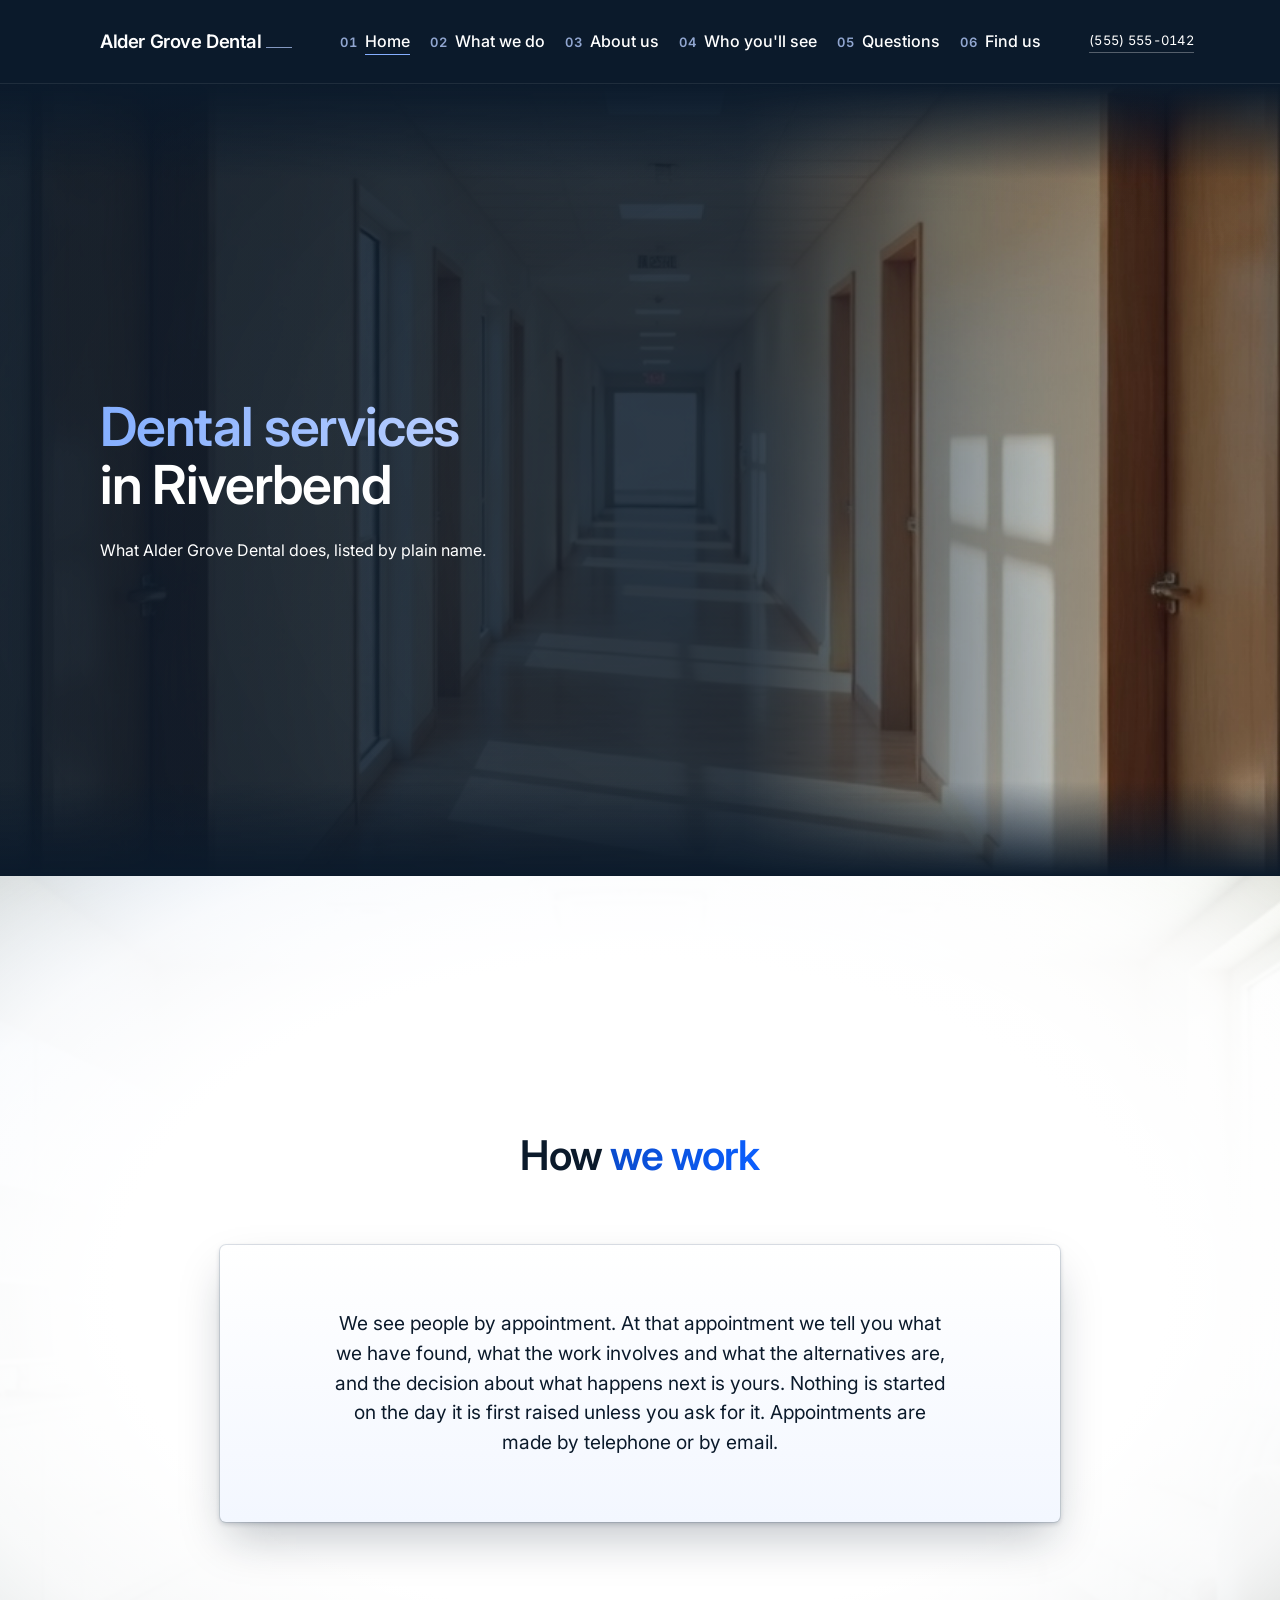
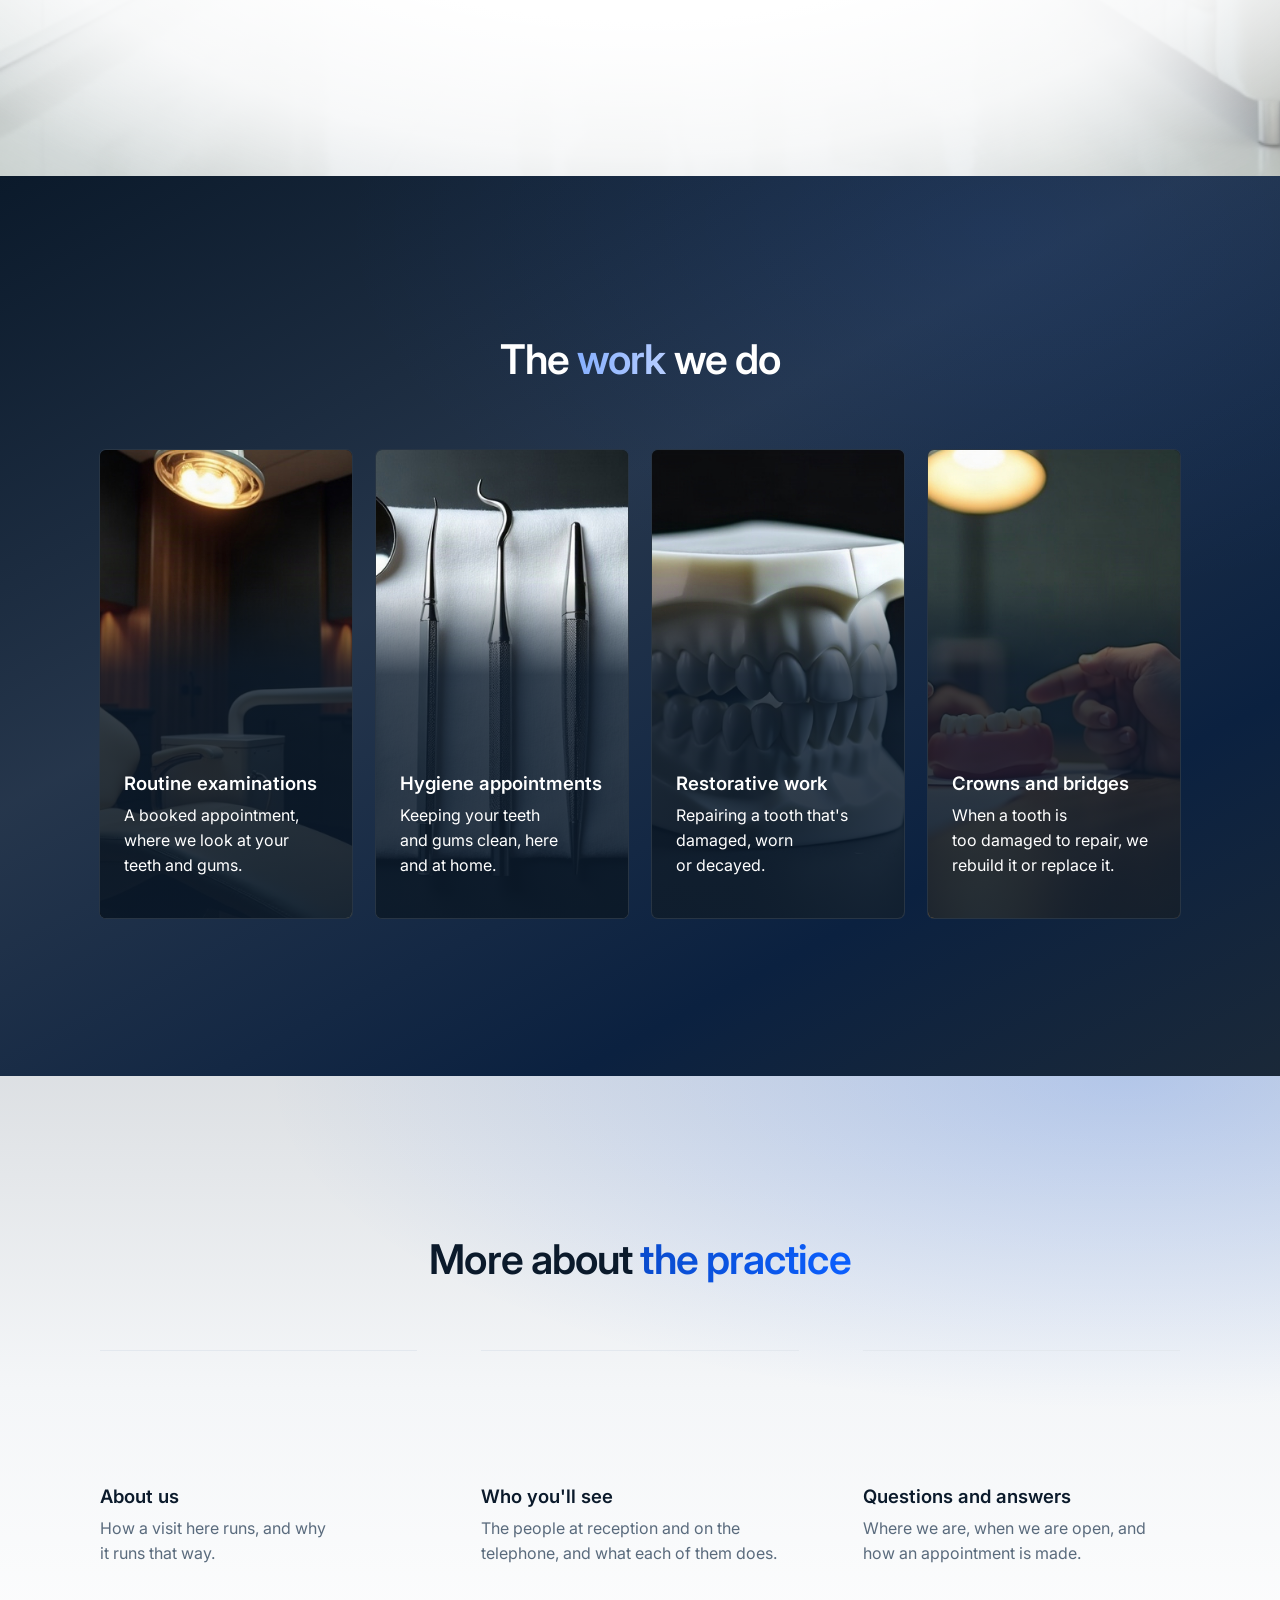
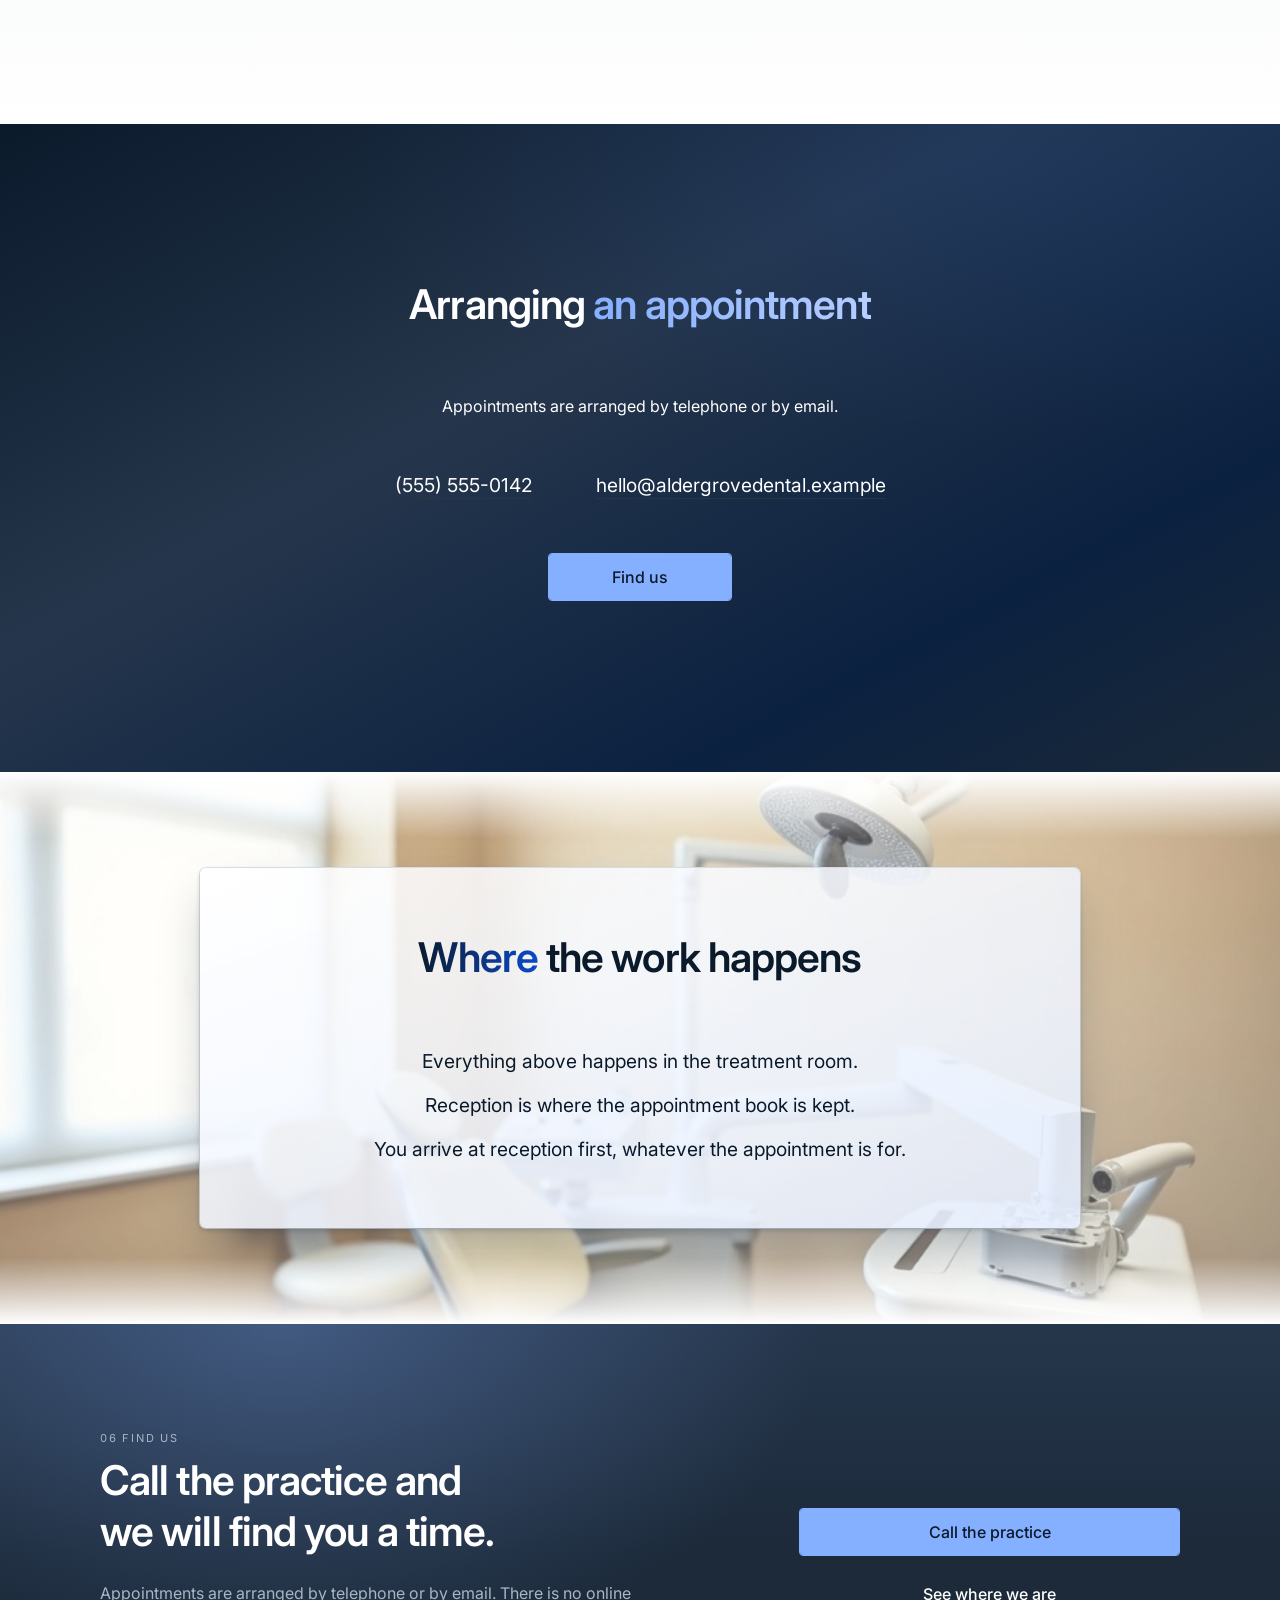
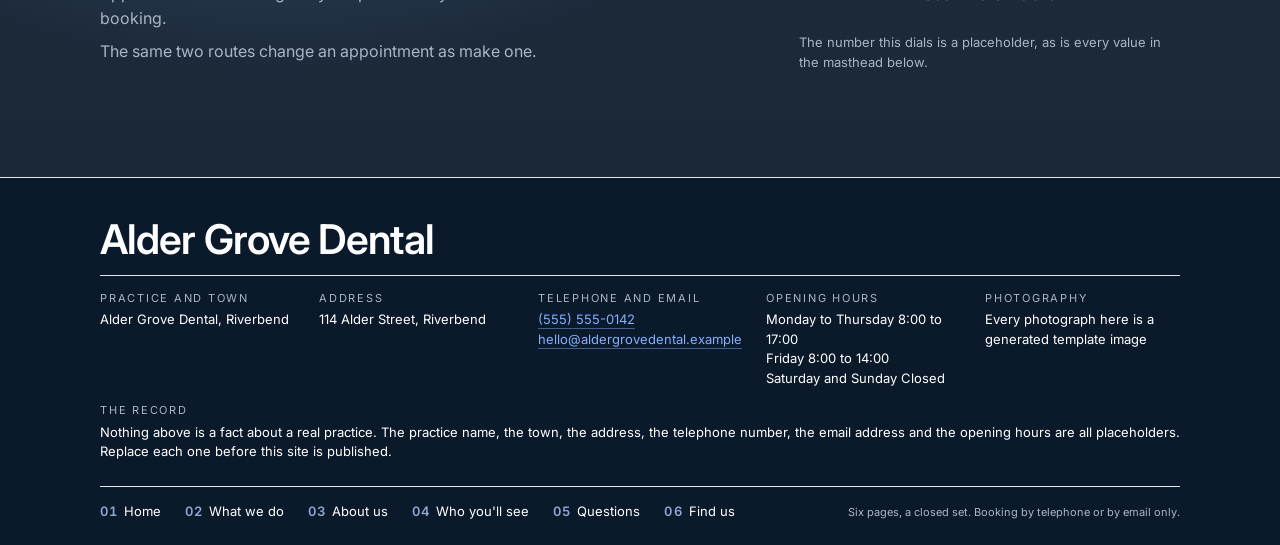
<file: services.html>
<!DOCTYPE html>
<html lang="en">
<head>
<meta charset="UTF-8">
<meta name="viewport" content="width=device-width, initial-scale=1">
<title>Dental services in Riverbend - Alder Grove Dental</title>
<meta name="description" content="Dental services at Alder Grove Dental in Riverbend, listed by plain name.">
<meta name="robots" content="noindex">

<link rel="icon" type="image/svg+xml" href="assets/favicon.svg">

<link rel="preconnect" href="https://fonts.googleapis.com">
<link rel="preconnect" href="https://fonts.gstatic.com" crossorigin>
<link rel="stylesheet" href="https://fonts.googleapis.com/css2?family=Inter:wght@400;500;600;700&family=Fraunces:opsz,wght@9..144,400..700&display=swap">
<link rel="stylesheet" href="design-system/stomatology-tokens.css?v=92e05074">
  <link rel="stylesheet" href="design-system/stomatology-chrome.css?v=a64a15a1">
  <link rel="stylesheet" href="design-system/stomatology-structural.css?v=3252024a">
  <link rel="stylesheet" href="design-system/brand-card-standard.css?v=6e073ad8">
<link rel="stylesheet" href="design-system/page-services.css?v=963f51f7">
</head>
<body>
<a class="cc-skip" href="#main">Skip to content</a>

<header class="cc-bar surface-dark" id="cc-bar">
  <div class="cc-bar__in">

    <a class="cc-brand" href="index.html">
      <span class="cc-brand__name">Alder Grove Dental</span>
      <span class="cc-brand__rule" aria-hidden="true"></span>
    </a>

    <nav class="cc-nav" aria-label="Primary">

      <div class="cc-nav__item">
        <a class="cc-link is-active" href="index.html"><span class="cc-num">01</span> <span class="cc-link__label">Home</span></a>
      </div>

      
      <div class="cc-nav__item" data-menu>
        <button class="cc-link" type="button" aria-haspopup="true" aria-expanded="false" aria-controls="cc-index-services"><span class="cc-num">02</span> <span class="cc-link__label">What we do</span></button>
        <div class="cc-panel cc-panel--index surface-dark" id="cc-index-services" role="region" aria-label="What we do, contents">
          <div class="cc-panel__in cc-idx">
            <div class="cc-idx__list">
              <p class="cc-idx__head"><span class="cc-num">02</span> <b>What we do</b> <span class="cc-idx__kicker">contents</span></p>

              <a class="cc-idx__row" href="services.html#s2-why-this-area-wedge">
                <span class="cc-idx__n">02.1</span>
                <span><span class="cc-idx__t">Why this area</span><span class="cc-idx__s">What the practice takes on, and why.</span></span>
              </a>
              <a class="cc-idx__row" href="services.html#s3-sub-area-blocks">
                <span class="cc-idx__n">02.2</span>
                <span><span class="cc-idx__t">The areas of work</span><span class="cc-idx__s">Set out one block at a time.</span></span>
              </a>
              <a class="cc-idx__row" href="services.html#s4-cross-link-rail">
                <span class="cc-idx__n">02.3</span>
                <span><span class="cc-idx__t">Related pages</span><span class="cc-idx__s">Where this page hands you on.</span></span>
              </a>
              <a class="cc-idx__row" href="services.html#s5-routing-band">
                <span class="cc-idx__n">02.4</span>
                <span><span class="cc-idx__t">Where to go next</span><span class="cc-idx__s">If you are not sure what you need.</span></span>
              </a>
              <a class="cc-idx__row" href="services.html#s6-where-the-work-happens">
                <span class="cc-idx__n">02.5</span>
                <span><span class="cc-idx__t">Where the work happens</span><span class="cc-idx__s">The rooms, and what is in them.</span></span>
              </a>
            </div>

            <div class="cc-feat">
              <img class="cc-feat__img" src="assets/image-corridor.jpg" alt="" loading="lazy">
              <span class="cc-feat__grade" aria-hidden="true"></span>
              <div class="cc-feat__body">
                <p class="cc-feat__eyebrow">Before you come in</p>
                <p class="cc-feat__line">What is included, set out before you are in the chair.</p>
                <a class="cc-feat__link" href="index.html#s4-inclusion-value">Read that section</a>
              </div>
            </div>
          </div>
        </div>
      </div>

      <div class="cc-nav__item">
        <a class="cc-link" href="about.html"><span class="cc-num">03</span> <span class="cc-link__label">About us</span></a>
      </div>

      <div class="cc-nav__item">
        <a class="cc-link" href="team.html"><span class="cc-num">04</span> <span class="cc-link__label">Who you'll see</span></a>
      </div>

      
      <div class="cc-nav__item" data-menu>
        <button class="cc-link" type="button" aria-haspopup="true" aria-expanded="false" aria-controls="cc-drop-faq"><span class="cc-num">05</span> <span class="cc-link__label">Questions</span></button>
        <div class="cc-panel cc-drop surface-dark" id="cc-drop-faq" role="region" aria-label="Questions, contents">
          <div class="cc-panel__in">
            <a class="cc-drop__item" href="faq.html#s4-objection-faq"><span class="cc-idx__n">05.1</span><span><span class="cc-idx__t">The questions themselves</span><span class="cc-drop__sub">What to raise on the telephone, and what to raise in the room.</span></span></a>
            <a class="cc-drop__item" href="faq.html#s3-sub-area-blocks"><span class="cc-idx__n">05.2</span><span><span class="cc-idx__t">The practical answers</span><span class="cc-drop__sub">Where we are, when we are open, how to reach us.</span></span></a>
            <a class="cc-drop__item" href="faq.html#s7-cost-posture"><span class="cc-idx__n">05.3</span><span><span class="cc-idx__t">On cost</span><span class="cc-drop__sub">How the practice talks about what things cost.</span></span></a>
          </div>
        </div>
      </div>

      <div class="cc-nav__item">
        <a class="cc-link" href="contact.html"><span class="cc-num">06</span> <span class="cc-link__label">Find us</span></a>
      </div>
    </nav>

    
    <a class="cc-tel" href="tel:+15555550142">
      <span class="cc-tel__num">(555) 555-0142</span>
    </a>

    <button class="site-header__hamburger" type="button"
            aria-label="Open menu" aria-controls="mobile-drawer" aria-expanded="false">
      <span aria-hidden="true"></span>
    </button>
  </div>
</header>

<div class="cc-scrim" id="cc-scrim" hidden></div>

<aside id="mobile-drawer" class="surface-dark" aria-hidden="true" aria-label="Menu">

  <div class="cc-drawer__head">
    <button class="cc-drawer__close" type="button" aria-label="Close menu">&times;</button>
  </div>

  <nav class="cc-drawer__nav" aria-label="Primary, mobile">
    <a class="cc-drawer__link" href="index.html"><span class="cc-num">01</span> <span class="cc-link__label">Home</span></a>

    <div class="cc-drawer__group">
      <button class="cc-drawer__sum" type="button" aria-expanded="false"><span class="cc-num">02</span> <span class="cc-link__label">What we do</span></button>
      <div class="cc-drawer__sub">
        <a href="services.html#s2-why-this-area-wedge">02.1 Why this area</a>
        <a href="services.html#s3-sub-area-blocks">02.2 The areas of work</a>
        <a href="services.html#s4-cross-link-rail">02.3 Related pages</a>
        <a href="services.html#s5-routing-band">02.4 Where to go next</a>
        <a href="services.html#s6-where-the-work-happens">02.5 Where the work happens</a>
      </div>
    </div>

    <a class="cc-drawer__link" href="about.html"><span class="cc-num">03</span> <span class="cc-link__label">About us</span></a>
    <a class="cc-drawer__link" href="team.html"><span class="cc-num">04</span> <span class="cc-link__label">Who you'll see</span></a>

    <div class="cc-drawer__group">
      <button class="cc-drawer__sum" type="button" aria-expanded="false"><span class="cc-num">05</span> <span class="cc-link__label">Questions</span></button>
      <div class="cc-drawer__sub">
        <a href="faq.html#s4-objection-faq">05.1 The questions themselves</a>
        <a href="faq.html#s3-sub-area-blocks">05.2 The practical answers</a>
        <a href="faq.html#s7-cost-posture">05.3 On cost</a>
      </div>
    </div>

    <a class="cc-drawer__link" href="contact.html"><span class="cc-num">06</span> <span class="cc-link__label">Find us</span></a>
  </nav>

  
  <div class="cc-drawer__cta drawer-cta">
    <a class="hp-go hp-go--solid" href="tel:+15555550142">Call the practice</a>
  </div>
</aside>

<main id="main">


<section class="hp-band hp-band--hero hero-category-outcome" id="s1-hero-category-outcome">
  <div class="container container--full">
    <div class="row">
      <div class="col col--full">
        <div class="hp-ground hp-ground--photo hp-ground--ink surface-dark">
    <div class="hp-photo">
      
      
      <img class="hp-photo__img" src="assets/dental-clinic-warm.jpg" width="1024" height="576" loading="eager" fetchpriority="high" decoding="sync" alt="A corridor with doors on both sides and daylight at the end.">
      <span class="hp-photo__scrim"></span>
      <span class="hp-photo__edge"></span>
    </div>
    <div class="hp-wrap">
      <div class="hp-textzone">
        
        
        <h1 class="hp-h1 hp-rise" style="--hp-i:0"><span class="hp-key">Dental services</span> in&nbsp;Riverbend</h1>
        
        
        <p class="hp-lead hp-rise" style="--hp-i:1">What <span class="hp-nb">Alder Grove Dental</span> does, listed by <span class="hp-nb">plain name</span>.</p>
      </div>
    </div>
  </div>
      </div>
    </div>
  </div>
</section>

<section class="hp-band why-this-area-wedge" id="s2-why-this-area-wedge">
  <div class="container container--full">
    <div class="row">
      <div class="col col--full">
        <div class="hp-ground hp-ground--paper hp-clinic">
    <div class="hp-wrap">
      <div class="hp-head hp-reveal" style="--hp-i:0">
        
        <h2 class="hp-h2">How <span class="hp-key">we&nbsp;work</span></h2>
      </div>
      <div class="hp-panel hp-reveal" style="--hp-i:1">
        
        <p class="hp-wedge">We see people <span class="hp-nb">by appointment</span>. At that appointment we tell you what we have found, what the work involves and what the alternatives are, and the decision about what happens next is yours. Nothing is started on the day it is first raised unless you ask for it. Appointments are made <span class="hp-nb">by telephone</span> or <span class="hp-nb">by email</span>.</p>
      </div>
    </div>
  </div>
      </div>
    </div>
  </div>
</section>

<section class="hp-band sub-area-blocks" id="s3-sub-area-blocks">
  <div class="container container--full">
    <div class="row">
      <div class="col col--full">
        <div class="hp-ground hp-ground--grad surface-dark">
    <div class="hp-wrap">
      <div class="hp-head hp-reveal" style="--hp-i:0">
        
        <h2 class="hp-h2">The <span class="hp-key">work</span> we do</h2>
      </div>
      <ul class="hp-services">
        <li class="hp-service hp-reveal" style="--hp-i:1">
          
          <img class="hp-cardphoto" src="assets/dental-hero-operatory.jpg" width="1024" height="576" loading="lazy" decoding="async" fetchpriority="low" alt="">
          <span class="hp-cardscrim"></span>
          <div class="hp-service__body">
            
            <h3 class="hp-service__name">Routine examinations</h3>
            
            <p class="hp-service__line">A booked appointment, where we look at your <span class="hp-nb">teeth and gums</span>.</p>
          </div>
        </li>
        <li class="hp-service hp-reveal" style="--hp-i:2">
          
          <img class="hp-cardphoto" src="assets/dental-instruments-tray.jpg" width="1024" height="576" loading="lazy" decoding="async" fetchpriority="low" alt="">
          <span class="hp-cardscrim"></span>
          <div class="hp-service__body">
            
            <h3 class="hp-service__name">Hygiene appointments</h3>
            
            <p class="hp-service__line">Keeping your teeth and gums clean, here and <span class="hp-nb">at home</span>.</p>
          </div>
        </li>
        <li class="hp-service hp-reveal" style="--hp-i:3">
          
          <img class="hp-cardphoto" src="assets/dental-model-teeth.jpg" width="1024" height="576" loading="lazy" decoding="async" fetchpriority="low" alt="">
          <span class="hp-cardscrim"></span>
          <div class="hp-service__body">
            
            <h3 class="hp-service__name">Restorative work</h3>
            
            <p class="hp-service__line">Repairing a tooth that's damaged, worn <span class="hp-nb">or decayed</span>.</p>
          </div>
        </li>
        <li class="hp-service hp-reveal" style="--hp-i:4">
          
          <img class="hp-cardphoto" src="assets/dental-hands-consult.jpg" width="1024" height="576" loading="lazy" decoding="async" fetchpriority="low" alt="">
          <span class="hp-cardscrim"></span>
          <div class="hp-service__body">
            
            <h3 class="hp-service__name">Crowns and bridges</h3>
            
            <p class="hp-service__line">When a tooth is <span class="hp-nb">too damaged</span> to repair, we rebuild it <span class="hp-nb">or replace it</span>.</p>
          </div>
        </li>
      </ul>
    </div>
  </div>
      </div>
    </div>
  </div>
</section>

<section class="hp-band hp-band--rail cross-link-rail" id="s4-cross-link-rail">
  <div class="container container--full">
    <div class="row">
      <div class="col col--full">
        <div class="hp-ground hp-ground--paper2">
    <div class="hp-wrap">
      <div class="hp-head hp-reveal" style="--hp-i:0">
        
        <h2 class="hp-h2">More about <span class="hp-key">the&nbsp;practice</span></h2>
      </div>
      <ul class="hp-rails">
        <li class="hp-reveal" style="--hp-i:1">
          <a class="hp-rail" href="about.html">
            
            <p class="hp-rail__label">About us</p>
            
            <p class="hp-rail__line">How a visit here runs, and why it <span class="hp-nb">runs that way</span>.</p>
            <span class="hp-rail__spacer" aria-hidden="true"></span>          </a>
        </li>
        <li class="hp-reveal" style="--hp-i:2">
          <a class="hp-rail" href="team.html">
            
            <p class="hp-rail__label">Who you'll see</p>
            
            <p class="hp-rail__line">The people at reception and on the telephone, and what each of <span class="hp-nb">them does</span>.</p>
            <span class="hp-rail__spacer" aria-hidden="true"></span>          </a>
        </li>
        <li class="hp-reveal" style="--hp-i:3">
          <a class="hp-rail" href="faq.html">
            
            <p class="hp-rail__label">Questions and answers</p>
            
            <p class="hp-rail__line">Where we are, when we are open, and how an appointment <span class="hp-nb">is made</span>.</p>
            <span class="hp-rail__spacer" aria-hidden="true"></span>          </a>
        </li>
      </ul>
    </div>
  </div>
      </div>
    </div>
  </div>
</section>

<section class="hp-band hp-band--rail cross-link-rail routing-band" id="s5-routing-band">
  <div class="container container--full">
    <div class="row">
      <div class="col col--full">
        <div class="hp-ground hp-ground--grad surface-dark">
    <div class="hp-wrap">
      <div class="hp-head hp-reveal" style="--hp-i:0">
        
        <h2 class="hp-h2">Arranging <span class="hp-key">an&nbsp;appointment</span></h2>
      </div>
      
      <p class="hp-lead hp-reveal" style="--hp-i:1">Appointments are arranged by telephone <span class="hp-nb">or by email</span>.</p>
      <div class="hp-channels hp-reveal" style="--hp-i:2">
        <p class="hp-channel">
          
          <a class="hp-tel" href="tel:5555550142">(555)&nbsp;555-0142</a>
        </p>
        <p class="hp-channel">
          
          <a class="hp-mail" href="mailto:hello@aldergrovedental.example">hello@aldergrovedental.example</a>
        </p>
      </div>
      <p class="hp-gorow hp-reveal" style="--hp-i:3">
        
        <a class="hp-go hp-go--solid" href="contact.html">Find us</a>
      </p>
    </div>
  </div>
      </div>
    </div>
  </div>
</section>

<section class="hp-band hp-band--photoband where-the-work-happens" id="s6-where-the-work-happens">
  <div class="container container--full">
    <div class="row">
      <div class="col col--full">
        <div class="hp-ground hp-ground--photo hp-ground--paperphoto">
    <div class="hp-photo">
      
      <img class="hp-photo__img" src="assets/dental-chair-detail.jpg" width="1024" height="576" loading="lazy" decoding="async" fetchpriority="low" alt="The treatment room with nobody in it: a chair and an overhead lamp beside a tall window in daylight.">
      <span class="hp-photo__scrim"></span>
      <span class="hp-photo__edge"></span>
    </div>
    <div class="hp-wrap">
      
      <div class="hp-plate hp-plate--paper hp-reveal" style="--hp-i:0">
        <div class="hp-head">
          
          
          <h2 class="hp-h2"><span class="hp-key">Where</span> the&nbsp;work&nbsp;happens</h2>
        </div>
        
        <ul class="hp-closing">
          <li class="hp-closing__line">Everything above happens in the <span class="hp-nb">treatment room</span>.</li>
          <li class="hp-closing__line">Reception is where the <span class="hp-nb">appointment book</span> is kept.</li>
          <li class="hp-closing__line">You arrive at reception first, whatever the <span class="hp-nb">appointment is for</span>.</li>
        </ul>
      </div>
    </div>
  </div>
      </div>
    </div>
  </div>
</section>
</main>

  <section class="cc-closing precta surface-dark">
    <div class="cc-closing__in">
      <div>
        <p class="cc-closing__eyebrow">06 Find us</p>
        <h2>Call the practice and we will find you a time.</h2>
        
        <p>Appointments are arranged by telephone or by email. There is no online booking.</p>
        <p>The same two routes change an appointment as make one.</p>
      </div>
      <div class="cc-acts">
        <a class="hp-go hp-go--solid" href="tel:+15555550142">Call the practice</a>
        <a class="hp-go hp-go--quiet" href="contact.html">See where we are</a>
        <small>The number this dials is a placeholder, as is every value in the masthead below.</small>
      </div>
    </div>
  </section>


<footer class="cc-foot surface-dark">
  <div class="cc-foot__in">

    <p class="cc-foot__mark">Alder Grove Dental</p>

    
    <div class="cc-mast">
      <div>
        <span class="cc-mast__k">Practice and town</span>
        <p class="cc-mast__v">Alder Grove Dental, Riverbend</p>
      </div>
      <div>
        <span class="cc-mast__k">Address</span>
        <p class="cc-mast__v">114 Alder Street, Riverbend</p>
      </div>
      <div>
        <span class="cc-mast__k">Telephone and email</span>
        <p class="cc-mast__v"><a class="cc-a" href="tel:+15555550142">(555) 555-0142</a><br><a class="cc-a" href="mailto:hello@aldergrovedental.example">hello@aldergrovedental.example</a></p>
      </div>
      <div>
        <span class="cc-mast__k">Opening hours</span>
        <p class="cc-mast__v">Monday to Thursday 8:00 to 17:00<br>Friday 8:00 to 14:00<br>Saturday and Sunday Closed</p>
      </div>
      <div>
        <span class="cc-mast__k">Photography</span>
        <p class="cc-mast__v">Every photograph here is a generated template image</p>
      </div>
      <div class="cc-mast__record">
        <span class="cc-mast__k">The record</span>
        <p class="cc-mast__v">Nothing above is a fact about a real practice. The practice name, the town, the address, the telephone number, the email address and the opening hours are all placeholders. Replace each one before this site is published.</p>
      </div>
    </div>

    <div class="cc-foot__bar">
      <a class="cc-foot__link" href="index.html"><span class="cc-num">01</span> Home</a>
      <a class="cc-foot__link" href="services.html"><span class="cc-num">02</span> What we do</a>
      <a class="cc-foot__link" href="about.html"><span class="cc-num">03</span> About us</a>
      <a class="cc-foot__link" href="team.html"><span class="cc-num">04</span> Who you'll see</a>
      <a class="cc-foot__link" href="faq.html"><span class="cc-num">05</span> Questions</a>
      <a class="cc-foot__link" href="contact.html"><span class="cc-num">06</span> Find us</a>
      <p class="cc-foot__legal">Six pages, a closed set. Booking by telephone or by email only.</p>
    </div>

  </div>
</footer>

<script>
/* ---------------------------------------------------------------------------
   (c) of the hover-intent contract: a close-delay cleared on re-enter, so a
   diagonal traverse from the trigger into the panel never collapses it. (a) and
   (b) are CSS above: one shared hover scope, and a bridge across the seam.
   Keyboard: click toggles, Escape closes and returns focus to the trigger.
   --------------------------------------------------------------------------- */
(function () {
  var CLOSE_DELAY = 240;

  document.querySelectorAll('[data-menu]').forEach(function (item) {
    var trigger = item.querySelector('.cc-link[aria-haspopup]');
    var timer = null;

    function open() { clearTimeout(timer); item.classList.add('is-open'); trigger.setAttribute('aria-expanded', 'true'); }
    function close() { item.classList.remove('is-open'); trigger.setAttribute('aria-expanded', 'false'); }
    function closeSoon() { clearTimeout(timer); timer = setTimeout(close, CLOSE_DELAY); }

    item.addEventListener('mouseenter', open);
    item.addEventListener('mouseleave', closeSoon);
    trigger.addEventListener('click', function (e) {
      e.preventDefault();
      if (item.classList.contains('is-open')) { close(); } else { open(); }
    });
    item.addEventListener('keydown', function (e) {
      if (e.key === 'Escape') { close(); trigger.focus(); }
    });
  });

  /* the scroll state: the bar TIGHTENS once there is content behind it. */
  var bar = document.getElementById('cc-bar');
  function onScroll() { bar.classList.toggle('is-tight', window.scrollY > 40); }
  addEventListener('scroll', onScroll, { passive: true });
  onScroll();

  /* the drawer, on the canonical contract the functional gate drives. */
  var burger = document.querySelector('.site-header__hamburger');
  var drawer = document.getElementById('mobile-drawer');
  var scrim = document.getElementById('cc-scrim');
  var closeBtn = drawer.querySelector('.cc-drawer__close');

  function setDrawer(on) {
    drawer.setAttribute('aria-hidden', on ? 'false' : 'true');
    burger.setAttribute('aria-expanded', on ? 'true' : 'false');
    scrim.hidden = !on;
    scrim.classList.toggle('is-on', on);
    document.body.style.overflow = on ? 'hidden' : '';
    if (on) { closeBtn.focus(); } else { burger.focus(); }
  }
  burger.addEventListener('click', function () { setDrawer(drawer.getAttribute('aria-hidden') === 'true'); });
  closeBtn.addEventListener('click', function () { setDrawer(false); });
  scrim.addEventListener('click', function () { setDrawer(false); });
  addEventListener('keydown', function (e) {
    if (e.key === 'Escape' && drawer.getAttribute('aria-hidden') === 'false') { setDrawer(false); }
  });

  /* the drawer accordions. The marker is CSS, so each button's text stays exactly
     its header twin's label and the nav-consistency gate stays satisfied. */
  drawer.querySelectorAll('.cc-drawer__sum').forEach(function (sum) {
    sum.addEventListener('click', function () {
      var on = sum.parentElement.classList.toggle('is-open');
      sum.setAttribute('aria-expanded', on ? 'true' : 'false');
    });
  });
})();
</script>
</body>
</html>
</file>
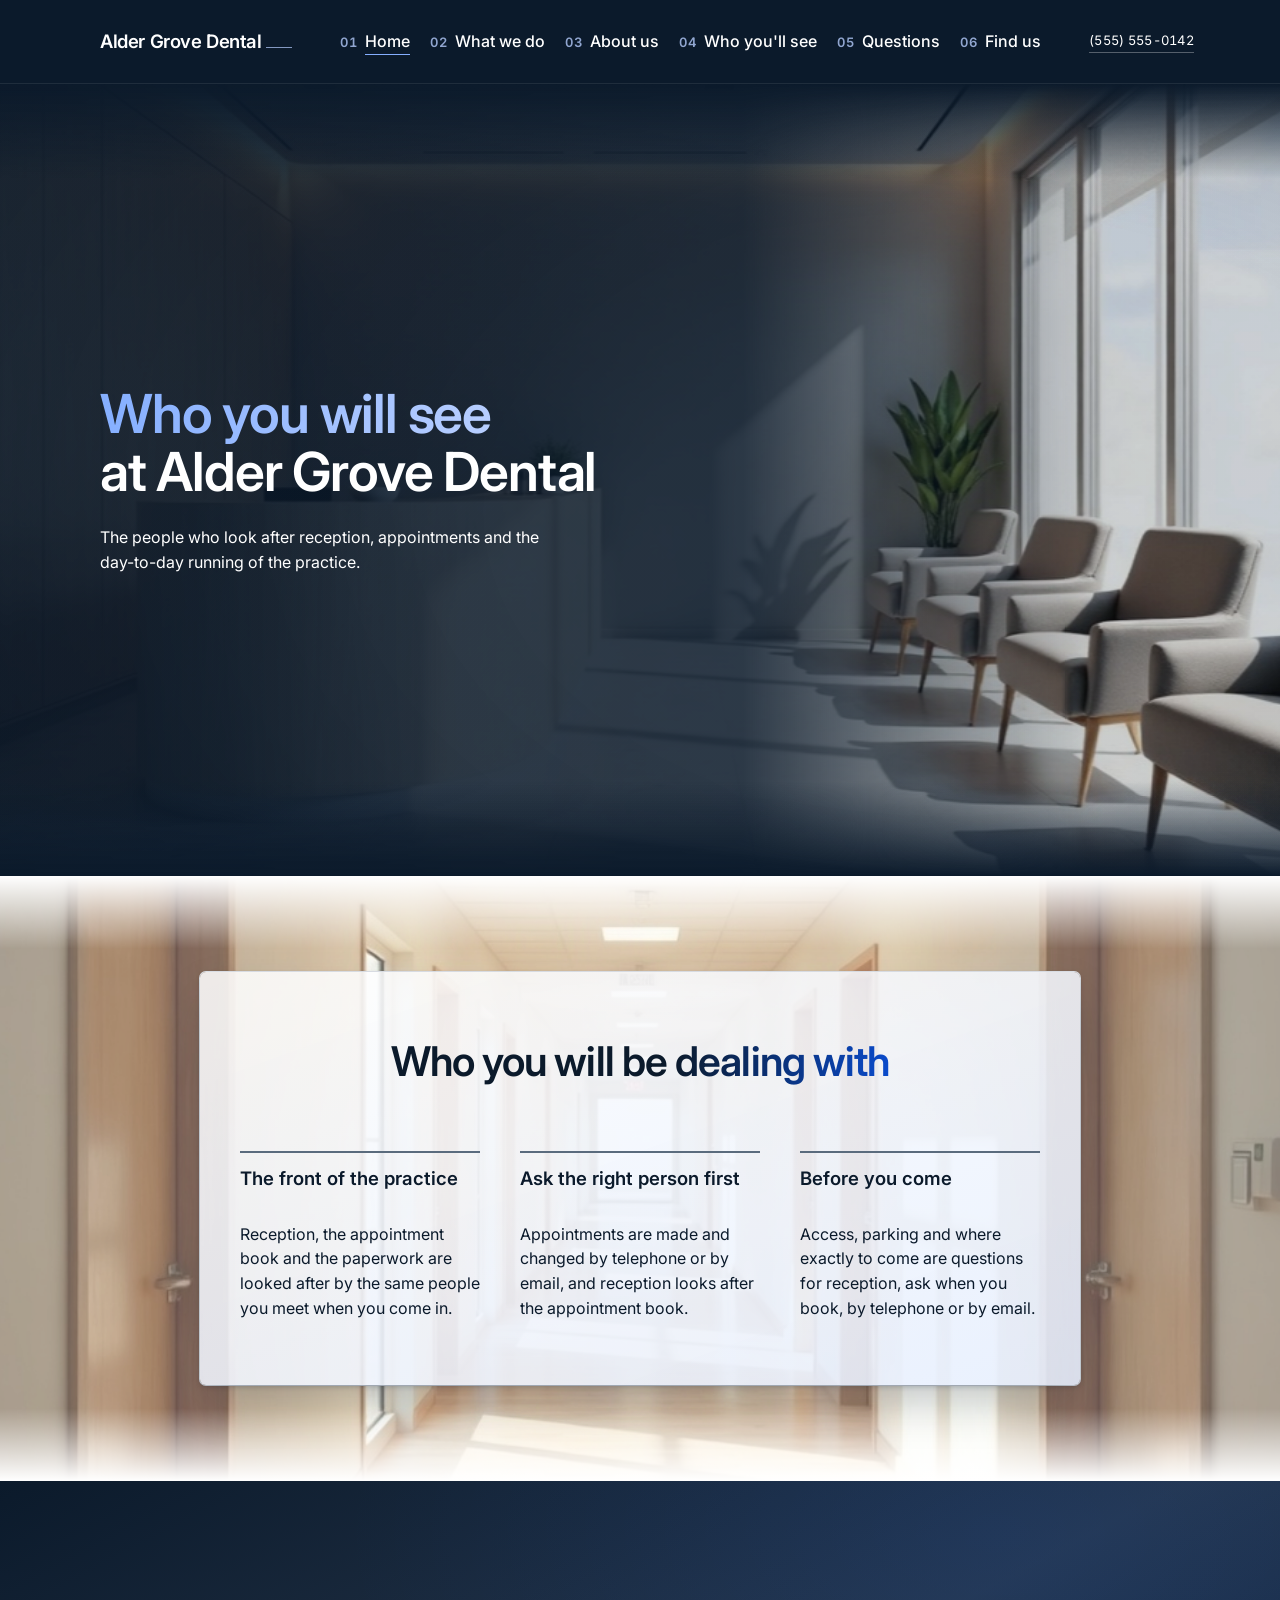
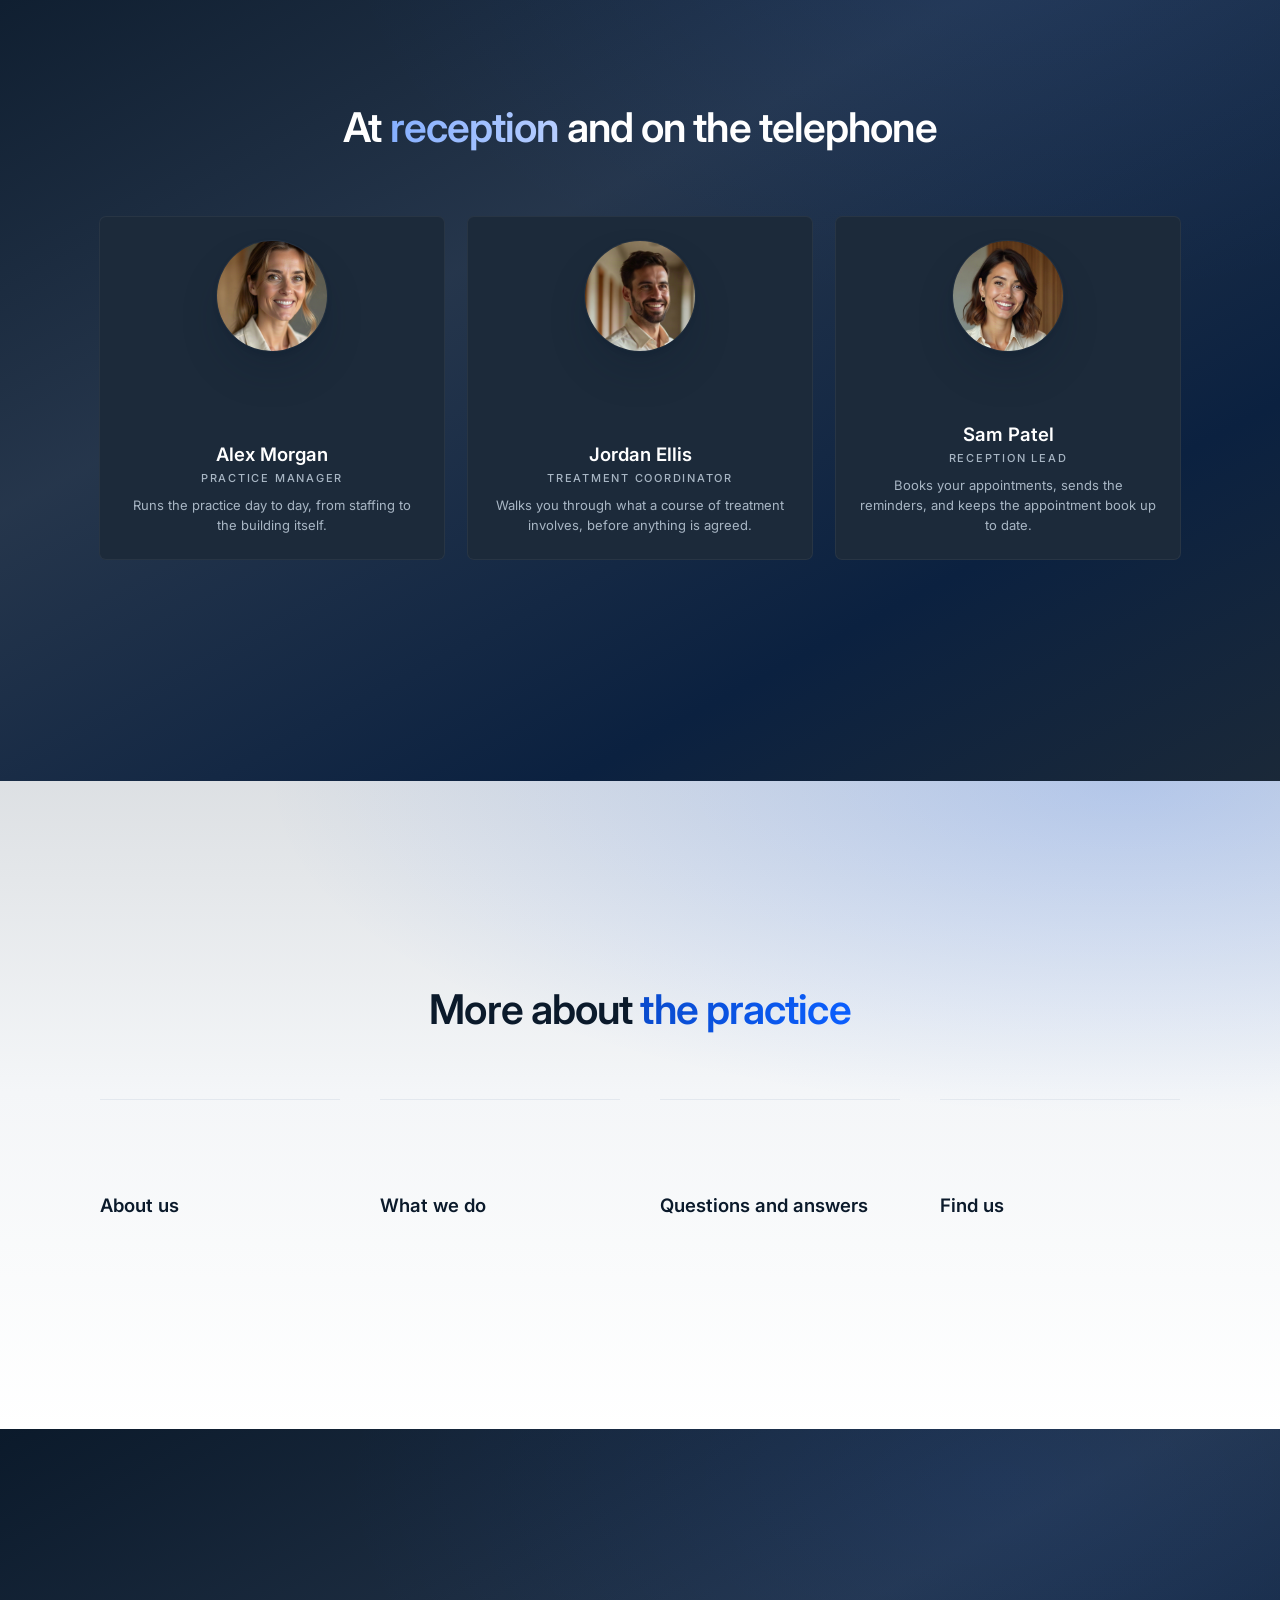
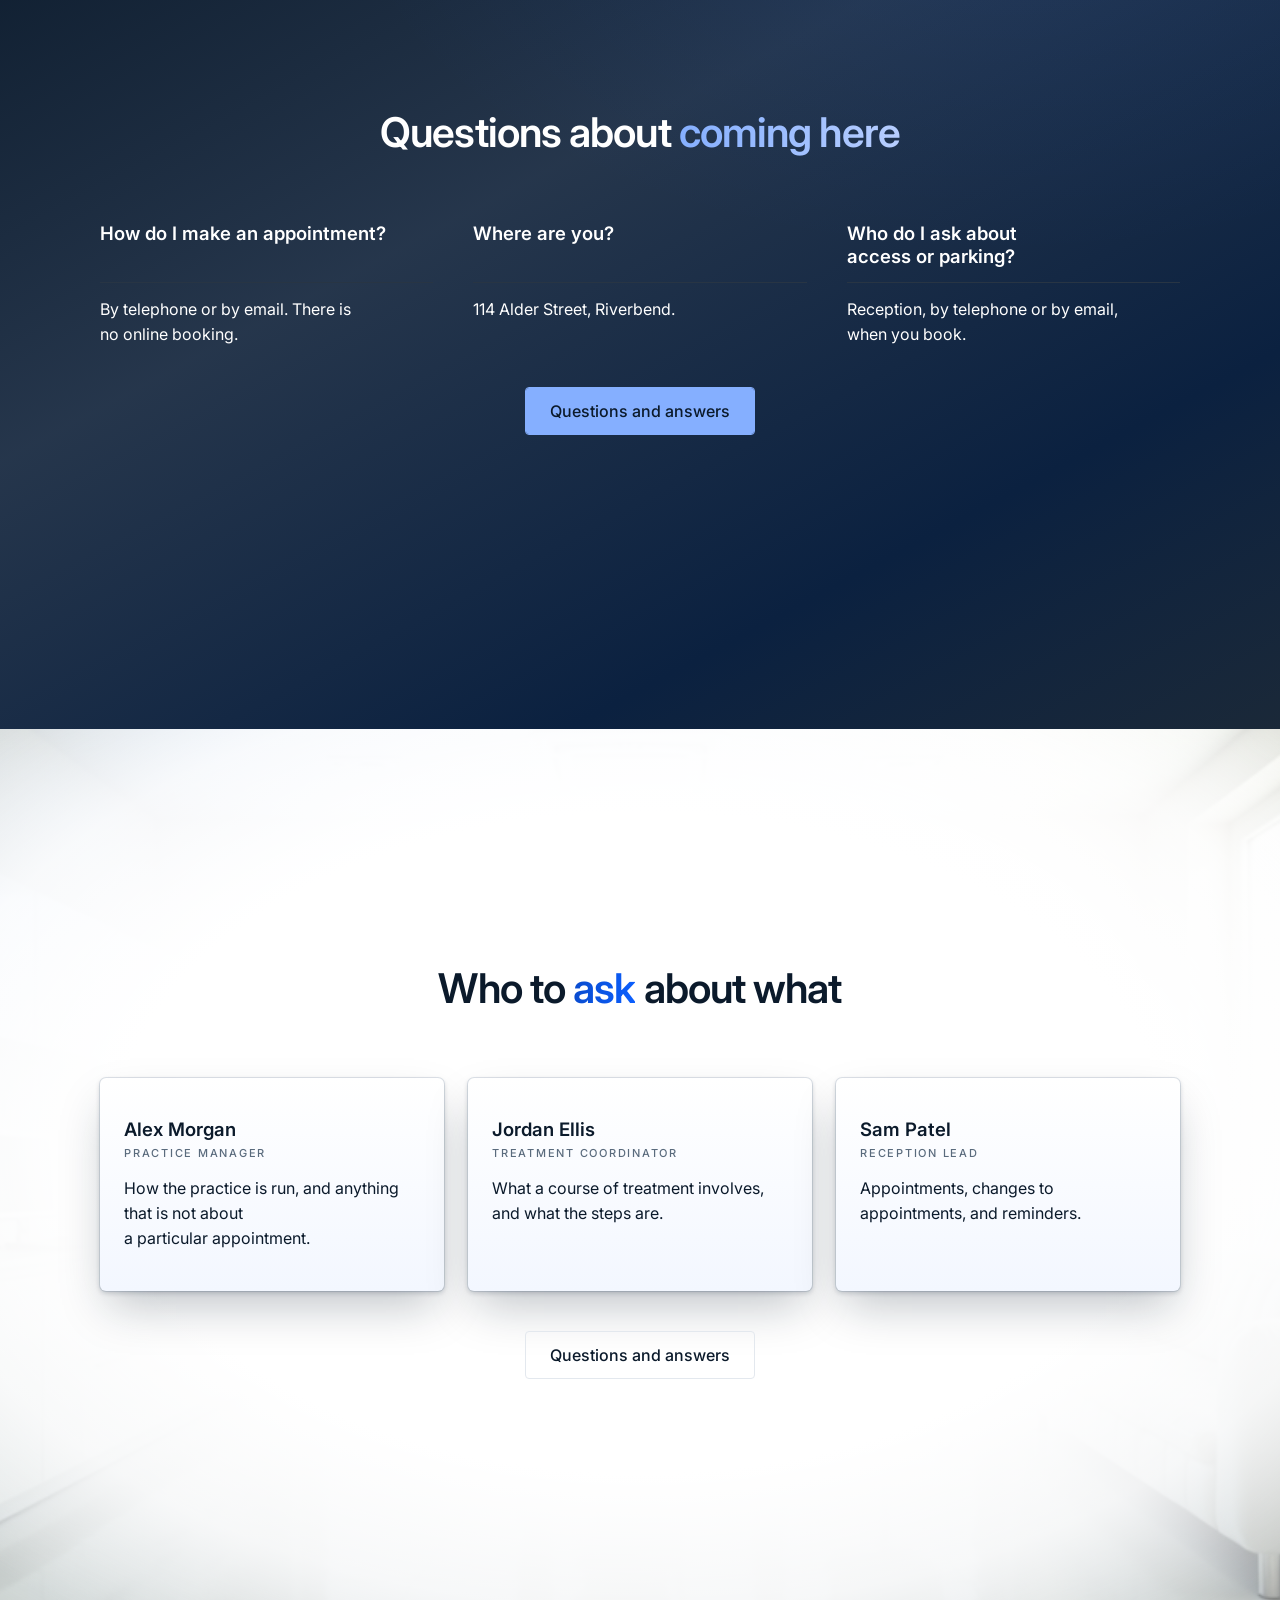
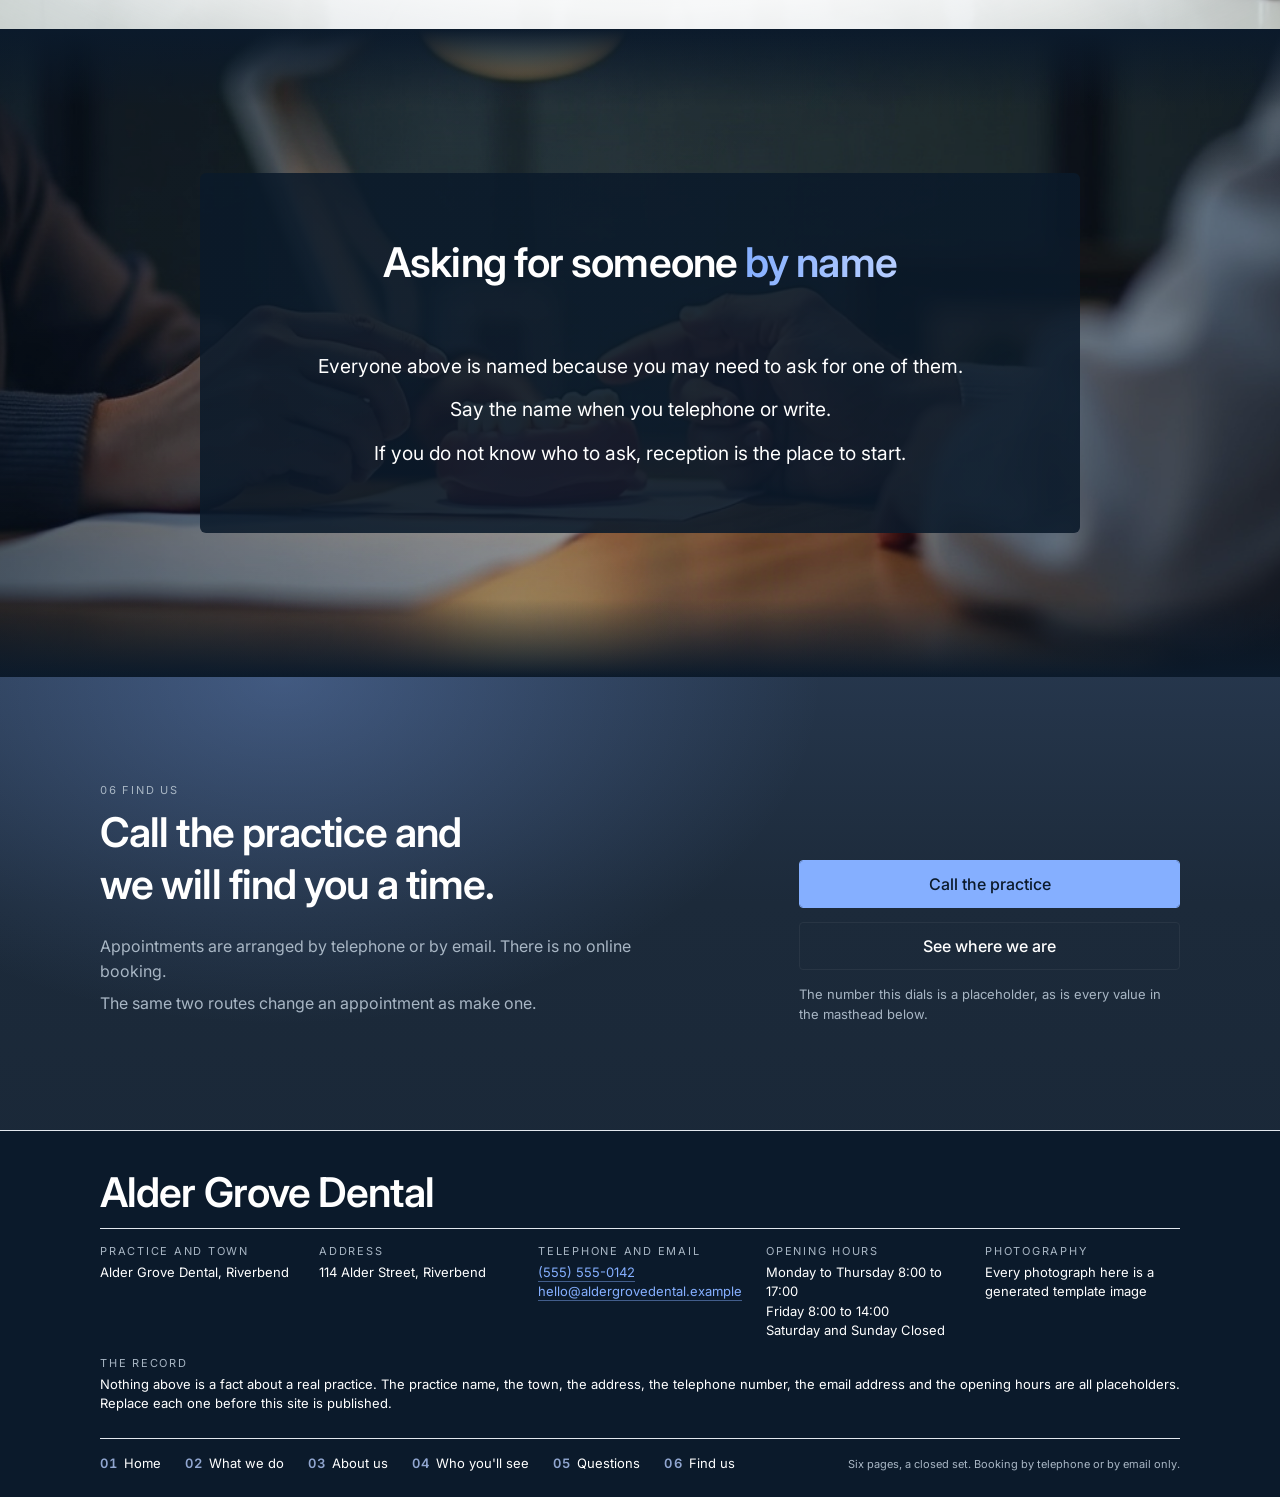
<file: team.html>
<!DOCTYPE html>
<html lang="en">
<head>
<meta charset="UTF-8">
<meta name="viewport" content="width=device-width, initial-scale=1">
<title>Dentist in Riverbend - Alder Grove Dental</title>
<meta name="description" content="Who you will see at Alder Grove Dental in Riverbend.">
<meta name="robots" content="noindex">

<link rel="icon" type="image/svg+xml" href="assets/favicon.svg">

<link rel="preconnect" href="https://fonts.googleapis.com">
<link rel="preconnect" href="https://fonts.gstatic.com" crossorigin>
<link rel="stylesheet" href="https://fonts.googleapis.com/css2?family=Inter:wght@400;500;600;700&family=Fraunces:opsz,wght@9..144,400..700&display=swap">
<link rel="stylesheet" href="design-system/stomatology-tokens.css?v=92e05074">
  <link rel="stylesheet" href="design-system/stomatology-chrome.css?v=a64a15a1">
  <link rel="stylesheet" href="design-system/stomatology-structural.css?v=3252024a">
  <link rel="stylesheet" href="design-system/brand-card-standard.css?v=6e073ad8">
<link rel="stylesheet" href="design-system/page-team.css?v=2d4a613e">
</head>
<body>
<a class="cc-skip" href="#main">Skip to content</a>

<header class="cc-bar surface-dark" id="cc-bar">
  <div class="cc-bar__in">

    <a class="cc-brand" href="index.html">
      <span class="cc-brand__name">Alder Grove Dental</span>
      <span class="cc-brand__rule" aria-hidden="true"></span>
    </a>

    <nav class="cc-nav" aria-label="Primary">

      <div class="cc-nav__item">
        <a class="cc-link is-active" href="index.html"><span class="cc-num">01</span> <span class="cc-link__label">Home</span></a>
      </div>

      
      <div class="cc-nav__item" data-menu>
        <button class="cc-link" type="button" aria-haspopup="true" aria-expanded="false" aria-controls="cc-index-services"><span class="cc-num">02</span> <span class="cc-link__label">What we do</span></button>
        <div class="cc-panel cc-panel--index surface-dark" id="cc-index-services" role="region" aria-label="What we do, contents">
          <div class="cc-panel__in cc-idx">
            <div class="cc-idx__list">
              <p class="cc-idx__head"><span class="cc-num">02</span> <b>What we do</b> <span class="cc-idx__kicker">contents</span></p>

              <a class="cc-idx__row" href="services.html#s2-why-this-area-wedge">
                <span class="cc-idx__n">02.1</span>
                <span><span class="cc-idx__t">Why this area</span><span class="cc-idx__s">What the practice takes on, and why.</span></span>
              </a>
              <a class="cc-idx__row" href="services.html#s3-sub-area-blocks">
                <span class="cc-idx__n">02.2</span>
                <span><span class="cc-idx__t">The areas of work</span><span class="cc-idx__s">Set out one block at a time.</span></span>
              </a>
              <a class="cc-idx__row" href="services.html#s4-cross-link-rail">
                <span class="cc-idx__n">02.3</span>
                <span><span class="cc-idx__t">Related pages</span><span class="cc-idx__s">Where this page hands you on.</span></span>
              </a>
              <a class="cc-idx__row" href="services.html#s5-routing-band">
                <span class="cc-idx__n">02.4</span>
                <span><span class="cc-idx__t">Where to go next</span><span class="cc-idx__s">If you are not sure what you need.</span></span>
              </a>
              <a class="cc-idx__row" href="services.html#s6-where-the-work-happens">
                <span class="cc-idx__n">02.5</span>
                <span><span class="cc-idx__t">Where the work happens</span><span class="cc-idx__s">The rooms, and what is in them.</span></span>
              </a>
            </div>

            <div class="cc-feat">
              <img class="cc-feat__img" src="assets/image-corridor.jpg" alt="" loading="lazy">
              <span class="cc-feat__grade" aria-hidden="true"></span>
              <div class="cc-feat__body">
                <p class="cc-feat__eyebrow">Before you come in</p>
                <p class="cc-feat__line">What is included, set out before you are in the chair.</p>
                <a class="cc-feat__link" href="index.html#s4-inclusion-value">Read that section</a>
              </div>
            </div>
          </div>
        </div>
      </div>

      <div class="cc-nav__item">
        <a class="cc-link" href="about.html"><span class="cc-num">03</span> <span class="cc-link__label">About us</span></a>
      </div>

      <div class="cc-nav__item">
        <a class="cc-link" href="team.html"><span class="cc-num">04</span> <span class="cc-link__label">Who you'll see</span></a>
      </div>

      
      <div class="cc-nav__item" data-menu>
        <button class="cc-link" type="button" aria-haspopup="true" aria-expanded="false" aria-controls="cc-drop-faq"><span class="cc-num">05</span> <span class="cc-link__label">Questions</span></button>
        <div class="cc-panel cc-drop surface-dark" id="cc-drop-faq" role="region" aria-label="Questions, contents">
          <div class="cc-panel__in">
            <a class="cc-drop__item" href="faq.html#s4-objection-faq"><span class="cc-idx__n">05.1</span><span><span class="cc-idx__t">The questions themselves</span><span class="cc-drop__sub">What to raise on the telephone, and what to raise in the room.</span></span></a>
            <a class="cc-drop__item" href="faq.html#s3-sub-area-blocks"><span class="cc-idx__n">05.2</span><span><span class="cc-idx__t">The practical answers</span><span class="cc-drop__sub">Where we are, when we are open, how to reach us.</span></span></a>
            <a class="cc-drop__item" href="faq.html#s7-cost-posture"><span class="cc-idx__n">05.3</span><span><span class="cc-idx__t">On cost</span><span class="cc-drop__sub">How the practice talks about what things cost.</span></span></a>
          </div>
        </div>
      </div>

      <div class="cc-nav__item">
        <a class="cc-link" href="contact.html"><span class="cc-num">06</span> <span class="cc-link__label">Find us</span></a>
      </div>
    </nav>

    
    <a class="cc-tel" href="tel:+15555550142">
      <span class="cc-tel__num">(555) 555-0142</span>
    </a>

    <button class="site-header__hamburger" type="button"
            aria-label="Open menu" aria-controls="mobile-drawer" aria-expanded="false">
      <span aria-hidden="true"></span>
    </button>
  </div>
</header>

<div class="cc-scrim" id="cc-scrim" hidden></div>

<aside id="mobile-drawer" class="surface-dark" aria-hidden="true" aria-label="Menu">

  <div class="cc-drawer__head">
    <button class="cc-drawer__close" type="button" aria-label="Close menu">&times;</button>
  </div>

  <nav class="cc-drawer__nav" aria-label="Primary, mobile">
    <a class="cc-drawer__link" href="index.html"><span class="cc-num">01</span> <span class="cc-link__label">Home</span></a>

    <div class="cc-drawer__group">
      <button class="cc-drawer__sum" type="button" aria-expanded="false"><span class="cc-num">02</span> <span class="cc-link__label">What we do</span></button>
      <div class="cc-drawer__sub">
        <a href="services.html#s2-why-this-area-wedge">02.1 Why this area</a>
        <a href="services.html#s3-sub-area-blocks">02.2 The areas of work</a>
        <a href="services.html#s4-cross-link-rail">02.3 Related pages</a>
        <a href="services.html#s5-routing-band">02.4 Where to go next</a>
        <a href="services.html#s6-where-the-work-happens">02.5 Where the work happens</a>
      </div>
    </div>

    <a class="cc-drawer__link" href="about.html"><span class="cc-num">03</span> <span class="cc-link__label">About us</span></a>
    <a class="cc-drawer__link" href="team.html"><span class="cc-num">04</span> <span class="cc-link__label">Who you'll see</span></a>

    <div class="cc-drawer__group">
      <button class="cc-drawer__sum" type="button" aria-expanded="false"><span class="cc-num">05</span> <span class="cc-link__label">Questions</span></button>
      <div class="cc-drawer__sub">
        <a href="faq.html#s4-objection-faq">05.1 The questions themselves</a>
        <a href="faq.html#s3-sub-area-blocks">05.2 The practical answers</a>
        <a href="faq.html#s7-cost-posture">05.3 On cost</a>
      </div>
    </div>

    <a class="cc-drawer__link" href="contact.html"><span class="cc-num">06</span> <span class="cc-link__label">Find us</span></a>
  </nav>

  
  <div class="cc-drawer__cta drawer-cta">
    <a class="hp-go hp-go--solid" href="tel:+15555550142">Call the practice</a>
  </div>
</aside>

<main id="main">


<section class="hp-band hp-band--hero hero-persona-outcome" id="s1-hero-persona-outcome">
  <div class="container container--full">
    <div class="row">
      <div class="col col--full">
        <div class="hp-ground hp-ground--photo hp-ground--ink surface-dark">
    <div class="hp-photo">
      
      
      <img class="hp-photo__img" src="assets/dental-clinic-reception.jpg" width="1024" height="576" loading="eager" fetchpriority="high" decoding="sync" alt="A reception counter and a row of upholstered chairs beside a wall of tall windows in daylight.">
      <span class="hp-photo__scrim"></span>
      <span class="hp-photo__edge"></span>
    </div>
    <div class="hp-wrap">
      <div class="hp-textzone">
        
        
        <h1 class="hp-h1 hp-rise" style="--hp-i:0"><span class="hp-key">Who you will see</span> <span class="hp-nb">at Alder Grove Dental</span></h1>
        
        <p class="hp-lead hp-rise" style="--hp-i:1">The people who look after reception, appointments and the <span class="hp-nb">day-to-day running</span> of the practice.</p>
      </div>
    </div>
  </div>
      </div>
    </div>
  </div>
</section>

<section class="hp-band hp-band--photoband persona-pillars" id="s2-persona-pillars">
  <div class="container container--full">
    <div class="row">
      <div class="col col--full">
        <div class="hp-ground hp-ground--photo hp-ground--paperphoto">
    <div class="hp-photo">
      
      <img class="hp-photo__img" src="assets/dental-clinic-warm.jpg" width="1024" height="576" loading="lazy" decoding="async" fetchpriority="low" alt="A corridor of wooden doors, lit by daylight from the far end.">
      <span class="hp-photo__scrim"></span>
      <span class="hp-photo__edge"></span>
    </div>
    <div class="hp-wrap">
      
      <div class="hp-plate hp-plate--paper hp-reveal" style="--hp-i:0">
        <div class="hp-head">
          
          <h2 class="hp-h2">Who you will be <span class="hp-key">dealing&nbsp;with</span></h2>
        </div>
        <ul class="hp-pillars">
          <li class="hp-pillar">
            
            <p class="hp-pillar__label">The front of the practice</p>
            
            <p class="hp-pillar__line">Reception, the appointment book and the paperwork are looked after by the same people you meet when <span class="hp-nb">you come in</span>.</p>
          </li>
          <li class="hp-pillar">
            
            <p class="hp-pillar__label">Ask the right person first</p>
            
            <p class="hp-pillar__line">Appointments are made and changed by telephone or by email, and reception looks after the <span class="hp-nb">appointment book</span>.</p>
          </li>
          <li class="hp-pillar">
            
            <p class="hp-pillar__label">Before you come</p>
            
            <p class="hp-pillar__line">Access, parking and where exactly to come are questions for reception, ask when you book, by telephone <span class="hp-nb">or by email</span>.</p>
          </li>
        </ul>
      </div>
    </div>
  </div>
      </div>
    </div>
  </div>
</section>

<section class="hp-band capability-deep-dive" id="s3-capability-deep-dive">
  <div class="container container--full">
    <div class="row">
      <div class="col col--full">
        <div class="hp-ground hp-ground--grad surface-dark">
    <div class="hp-wrap">
      <div class="hp-head hp-reveal" style="--hp-i:0">
        
        <h2 class="hp-h2">At <span class="hp-key">reception</span> and on the telephone</h2>
      </div>
      <ul class="hp-people">
        <li class="hp-person hp-reveal" style="--hp-i:1">
          
          <span class="hp-portrait">
            <img class="hp-portrait__img" src="assets/dental-person-07.jpg" style="--hp-p-z:1.6; --hp-p-x:1%; --hp-p-y:5%" width="1024" height="1024" loading="lazy" decoding="async" fetchpriority="low" alt="Generated portrait of a woman who does not exist, standing in for a staff photograph.">
          </span>
          <div class="hp-person__body">
            
            <h3 class="hp-person__name">Alex Morgan</h3>
            
            <p class="hp-person__role">Practice Manager</p>
            
            <p class="hp-person__cred"></p>
            
            <p class="hp-person__line">Runs the practice day to day, from staffing to the building itself.</p>
          </div>
        </li>
        <li class="hp-person hp-reveal" style="--hp-i:2">
          
          <span class="hp-portrait">
            <img class="hp-portrait__img" src="assets/dental-person-08.jpg" style="--hp-p-z:2; --hp-p-x:4%; --hp-p-y:18%" width="1024" height="1024" loading="lazy" decoding="async" fetchpriority="low" alt="Generated portrait of a man who does not exist, standing in for a staff photograph.">
          </span>
          <div class="hp-person__body">
          
          <h3 class="hp-person__name">Jordan Ellis</h3>
          
          <p class="hp-person__role">Treatment Coordinator</p>
          <p class="hp-person__cred"></p>
          
          <p class="hp-person__line">Walks you through what a course of treatment involves, before anything is agreed.</p>
          </div>
        </li>
        <li class="hp-person hp-reveal" style="--hp-i:3">
          
          <span class="hp-portrait">
            <img class="hp-portrait__img" src="assets/dental-person-03.jpg" style="--hp-p-z:1.55; --hp-p-x:-2%; --hp-p-y:15%" width="1024" height="1024" loading="lazy" decoding="async" fetchpriority="low" alt="Generated portrait of a woman who does not exist, standing in for a staff photograph.">
          </span>
          <div class="hp-person__body">
          
          <h3 class="hp-person__name">Sam Patel</h3>
          
          <p class="hp-person__role">Reception Lead</p>
          <p class="hp-person__cred"></p>
          
          <p class="hp-person__line">Books your appointments, sends the reminders, and keeps the appointment book up to date.</p>
          </div>
        </li>
      </ul>
    </div>
  </div>
      </div>
    </div>
  </div>
</section>

<section class="hp-band hp-band--rail ecosystem-block" id="s4-ecosystem-block">
  <div class="container container--full">
    <div class="row">
      <div class="col col--full">
        <div class="hp-ground hp-ground--paper2">
    <div class="hp-wrap">
      <div class="hp-head hp-reveal" style="--hp-i:0">
        
        <h2 class="hp-h2">More about <span class="hp-key">the&nbsp;practice</span></h2>
      </div>
      <ul class="hp-rails">
        <li class="hp-reveal" style="--hp-i:1">
          <a class="hp-rail" href="about.html">
            
            <p class="hp-rail__label">About us</p>
            <span class="hp-rail__spacer" aria-hidden="true"></span>
          </a>
        </li>
        <li class="hp-reveal" style="--hp-i:2">
          <a class="hp-rail" href="services.html">
            
            <p class="hp-rail__label">What we do</p>
            <span class="hp-rail__spacer" aria-hidden="true"></span>
          </a>
        </li>
        <li class="hp-reveal" style="--hp-i:3">
          <a class="hp-rail" href="faq.html">
            
            <p class="hp-rail__label">Questions and answers</p>
            <span class="hp-rail__spacer" aria-hidden="true"></span>
          </a>
        </li>
        <li class="hp-reveal" style="--hp-i:4">
          <a class="hp-rail" href="contact.html">
            
            <p class="hp-rail__label">Find us</p>
            <span class="hp-rail__spacer" aria-hidden="true"></span>
          </a>
        </li>
      </ul>
    </div>
  </div>
      </div>
    </div>
  </div>
</section>

<section class="hp-band faq" id="s5-faq">
  <div class="container container--full">
    <div class="row">
      <div class="col col--full">
        <div class="hp-ground hp-ground--grad surface-dark">
    <div class="hp-wrap">
      <div class="hp-head hp-reveal" style="--hp-i:0">
        
        <h2 class="hp-h2">Questions about <span class="hp-key">coming&nbsp;here</span></h2>
      </div>
      <dl class="hp-qas">
        <div class="hp-qa hp-reveal" style="--hp-i:1">
          
          <dt class="hp-qa__q">How do I make an appointment?</dt>
          
          <dd class="hp-qa__a">By telephone or by email. There is <span class="hp-nb">no online booking</span>.</dd>
        </div>
        <div class="hp-qa hp-reveal" style="--hp-i:2">
          
          <dt class="hp-qa__q">Where are you?</dt>
          
          
          
          
          <dd class="hp-qa__a"><span class="hp-street">114&nbsp;Alder&nbsp;Street</span>, Riverbend.</dd>
        </div>
        <div class="hp-qa hp-reveal" style="--hp-i:3">
          
          <dt class="hp-qa__q">Who do I ask about access or parking?</dt>
          
          <dd class="hp-qa__a">Reception, by telephone or by email, <span class="hp-nb">when you book</span>.</dd>
        </div>
      </dl>
      <p class="hp-gorow hp-reveal" style="--hp-i:4">
        
        <a class="hp-go hp-go--solid" href="faq.html">Questions and answers</a>
      </p>
    </div>
  </div>
      </div>
    </div>
  </div>
</section>

<section class="hp-band pricing-fit" id="s6-pricing-fit">
  <div class="container container--full">
    <div class="row">
      <div class="col col--full">
        <div class="hp-ground hp-ground--paper hp-clinic">
    <div class="hp-wrap">
      <div class="hp-head hp-reveal" style="--hp-i:0">
        
        <h2 class="hp-h2">Who to <span class="hp-key">ask</span> about what</h2>
      </div>
      <ul class="hp-asks">
        <li class="hp-ask hp-reveal" style="--hp-i:1">
          
          <p class="hp-ask__name">Alex Morgan</p>
          
          <p class="hp-ask__role">Practice Manager</p>
          
          
          <p class="hp-ask__line">How the practice is run, and anything that is not about <span class="hp-nb">a particular appointment</span>.</p>
        </li>
        <li class="hp-ask hp-reveal" style="--hp-i:2">
          
          <p class="hp-ask__name">Jordan Ellis</p>
          
          <p class="hp-ask__role">Treatment Coordinator</p>
          
          <p class="hp-ask__line">What a course of treatment involves, and what <span class="hp-nb">the steps are</span>.</p>
        </li>
        <li class="hp-ask hp-reveal" style="--hp-i:3">
          
          <p class="hp-ask__name">Sam Patel</p>
          
          <p class="hp-ask__role">Reception Lead</p>
          
          <p class="hp-ask__line">Appointments, changes to appointments, <span class="hp-nb">and reminders</span>.</p>
        </li>
      </ul>
      <p class="hp-gorow hp-reveal" style="--hp-i:4">
        
        <a class="hp-go hp-go--quiet" href="faq.html">Questions and answers</a>
      </p>
    </div>
  </div>
      </div>
    </div>
  </div>
</section>

<section class="hp-band hp-band--photoband asking-for-someone" id="s7-asking-for-someone">
  <div class="container container--full">
    <div class="row">
      <div class="col col--full">
        <div class="hp-ground hp-ground--photo hp-ground--ink hp-ground--veil surface-dark">
    <div class="hp-photo">
      
      <img class="hp-photo__img" src="assets/dental-hands-consult.jpg" width="1024" height="576" loading="lazy" decoding="async" fetchpriority="low" alt="Two pairs of hands across a wooden desk, either side of a study model of teeth under a desk lamp.">
      <span class="hp-photo__scrim"></span>
      <span class="hp-photo__edge"></span>
    </div>
    <div class="hp-wrap">
      
      <div class="hp-plate hp-plate--ink hp-reveal" style="--hp-i:0">
        <div class="hp-head">
          
          <h2 class="hp-h2">Asking for someone <span class="hp-key">by&nbsp;name</span></h2>
        </div>
        
        <ul class="hp-closing">
          <li class="hp-closing__line">Everyone above is named because you may need to ask for <span class="hp-nb">one of them</span>.</li>
          <li class="hp-closing__line">Say the name when you telephone <span class="hp-nb">or write</span>.</li>
          <li class="hp-closing__line">If you do not know who to ask, reception is the <span class="hp-nb">place to start</span>.</li>
        </ul>
      </div>
    </div>
  </div>
      </div>
    </div>
  </div>
</section>
</main>

  <section class="cc-closing precta surface-dark">
    <div class="cc-closing__in">
      <div>
        <p class="cc-closing__eyebrow">06 Find us</p>
        <h2>Call the practice and we will find you a time.</h2>
        
        <p>Appointments are arranged by telephone or by email. There is no online booking.</p>
        <p>The same two routes change an appointment as make one.</p>
      </div>
      <div class="cc-acts">
        <a class="hp-go hp-go--solid" href="tel:+15555550142">Call the practice</a>
        <a class="hp-go hp-go--quiet" href="contact.html">See where we are</a>
        <small>The number this dials is a placeholder, as is every value in the masthead below.</small>
      </div>
    </div>
  </section>


<footer class="cc-foot surface-dark">
  <div class="cc-foot__in">

    <p class="cc-foot__mark">Alder Grove Dental</p>

    
    <div class="cc-mast">
      <div>
        <span class="cc-mast__k">Practice and town</span>
        <p class="cc-mast__v">Alder Grove Dental, Riverbend</p>
      </div>
      <div>
        <span class="cc-mast__k">Address</span>
        <p class="cc-mast__v">114 Alder Street, Riverbend</p>
      </div>
      <div>
        <span class="cc-mast__k">Telephone and email</span>
        <p class="cc-mast__v"><a class="cc-a" href="tel:+15555550142">(555) 555-0142</a><br><a class="cc-a" href="mailto:hello@aldergrovedental.example">hello@aldergrovedental.example</a></p>
      </div>
      <div>
        <span class="cc-mast__k">Opening hours</span>
        <p class="cc-mast__v">Monday to Thursday 8:00 to 17:00<br>Friday 8:00 to 14:00<br>Saturday and Sunday Closed</p>
      </div>
      <div>
        <span class="cc-mast__k">Photography</span>
        <p class="cc-mast__v">Every photograph here is a generated template image</p>
      </div>
      <div class="cc-mast__record">
        <span class="cc-mast__k">The record</span>
        <p class="cc-mast__v">Nothing above is a fact about a real practice. The practice name, the town, the address, the telephone number, the email address and the opening hours are all placeholders. Replace each one before this site is published.</p>
      </div>
    </div>

    <div class="cc-foot__bar">
      <a class="cc-foot__link" href="index.html"><span class="cc-num">01</span> Home</a>
      <a class="cc-foot__link" href="services.html"><span class="cc-num">02</span> What we do</a>
      <a class="cc-foot__link" href="about.html"><span class="cc-num">03</span> About us</a>
      <a class="cc-foot__link" href="team.html"><span class="cc-num">04</span> Who you'll see</a>
      <a class="cc-foot__link" href="faq.html"><span class="cc-num">05</span> Questions</a>
      <a class="cc-foot__link" href="contact.html"><span class="cc-num">06</span> Find us</a>
      <p class="cc-foot__legal">Six pages, a closed set. Booking by telephone or by email only.</p>
    </div>

  </div>
</footer>

<script>
/* ---------------------------------------------------------------------------
   (c) of the hover-intent contract: a close-delay cleared on re-enter, so a
   diagonal traverse from the trigger into the panel never collapses it. (a) and
   (b) are CSS above: one shared hover scope, and a bridge across the seam.
   Keyboard: click toggles, Escape closes and returns focus to the trigger.
   --------------------------------------------------------------------------- */
(function () {
  var CLOSE_DELAY = 240;

  document.querySelectorAll('[data-menu]').forEach(function (item) {
    var trigger = item.querySelector('.cc-link[aria-haspopup]');
    var timer = null;

    function open() { clearTimeout(timer); item.classList.add('is-open'); trigger.setAttribute('aria-expanded', 'true'); }
    function close() { item.classList.remove('is-open'); trigger.setAttribute('aria-expanded', 'false'); }
    function closeSoon() { clearTimeout(timer); timer = setTimeout(close, CLOSE_DELAY); }

    item.addEventListener('mouseenter', open);
    item.addEventListener('mouseleave', closeSoon);
    trigger.addEventListener('click', function (e) {
      e.preventDefault();
      if (item.classList.contains('is-open')) { close(); } else { open(); }
    });
    item.addEventListener('keydown', function (e) {
      if (e.key === 'Escape') { close(); trigger.focus(); }
    });
  });

  /* the scroll state: the bar TIGHTENS once there is content behind it. */
  var bar = document.getElementById('cc-bar');
  function onScroll() { bar.classList.toggle('is-tight', window.scrollY > 40); }
  addEventListener('scroll', onScroll, { passive: true });
  onScroll();

  /* the drawer, on the canonical contract the functional gate drives. */
  var burger = document.querySelector('.site-header__hamburger');
  var drawer = document.getElementById('mobile-drawer');
  var scrim = document.getElementById('cc-scrim');
  var closeBtn = drawer.querySelector('.cc-drawer__close');

  function setDrawer(on) {
    drawer.setAttribute('aria-hidden', on ? 'false' : 'true');
    burger.setAttribute('aria-expanded', on ? 'true' : 'false');
    scrim.hidden = !on;
    scrim.classList.toggle('is-on', on);
    document.body.style.overflow = on ? 'hidden' : '';
    if (on) { closeBtn.focus(); } else { burger.focus(); }
  }
  burger.addEventListener('click', function () { setDrawer(drawer.getAttribute('aria-hidden') === 'true'); });
  closeBtn.addEventListener('click', function () { setDrawer(false); });
  scrim.addEventListener('click', function () { setDrawer(false); });
  addEventListener('keydown', function (e) {
    if (e.key === 'Escape' && drawer.getAttribute('aria-hidden') === 'false') { setDrawer(false); }
  });

  /* the drawer accordions. The marker is CSS, so each button's text stays exactly
     its header twin's label and the nav-consistency gate stays satisfied. */
  drawer.querySelectorAll('.cc-drawer__sum').forEach(function (sum) {
    sum.addEventListener('click', function () {
      var on = sum.parentElement.classList.toggle('is-open');
      sum.setAttribute('aria-expanded', on ? 'true' : 'false');
    });
  });
})();
</script>
</body>
</html>
</file>
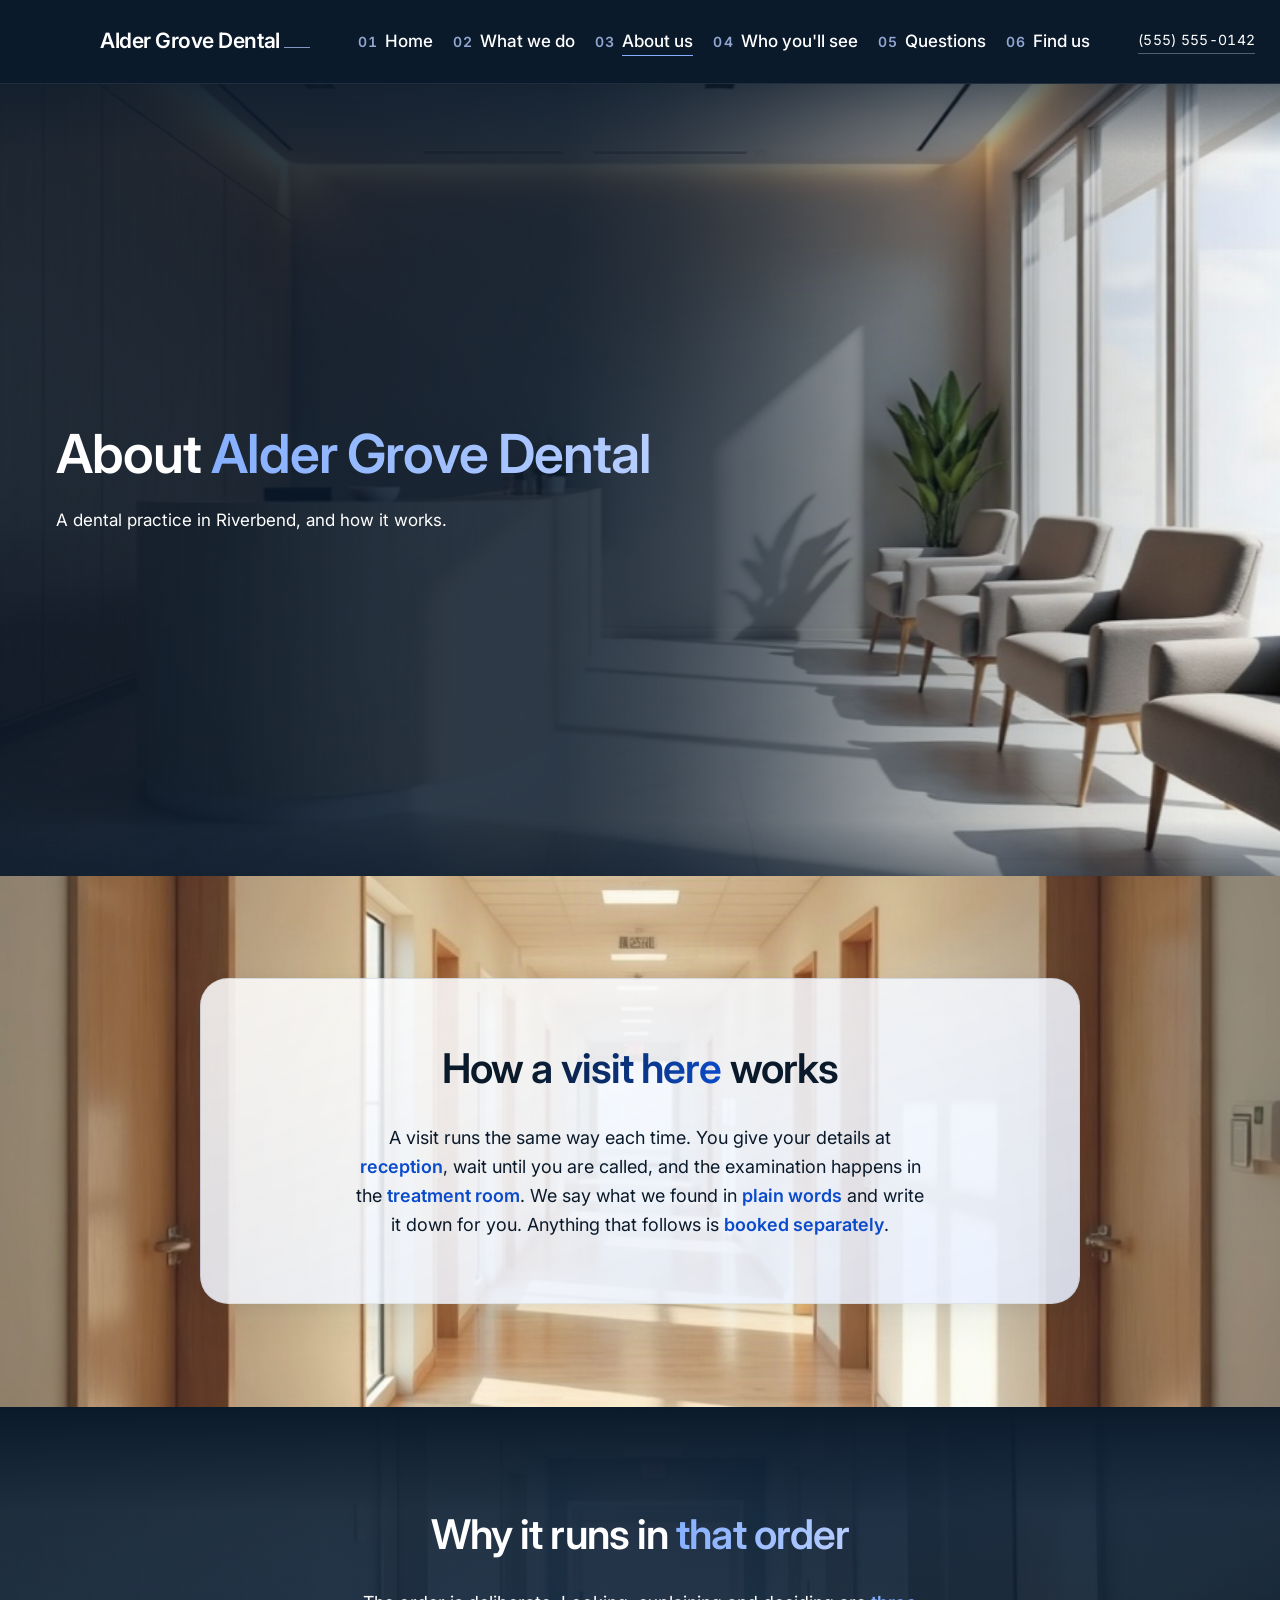
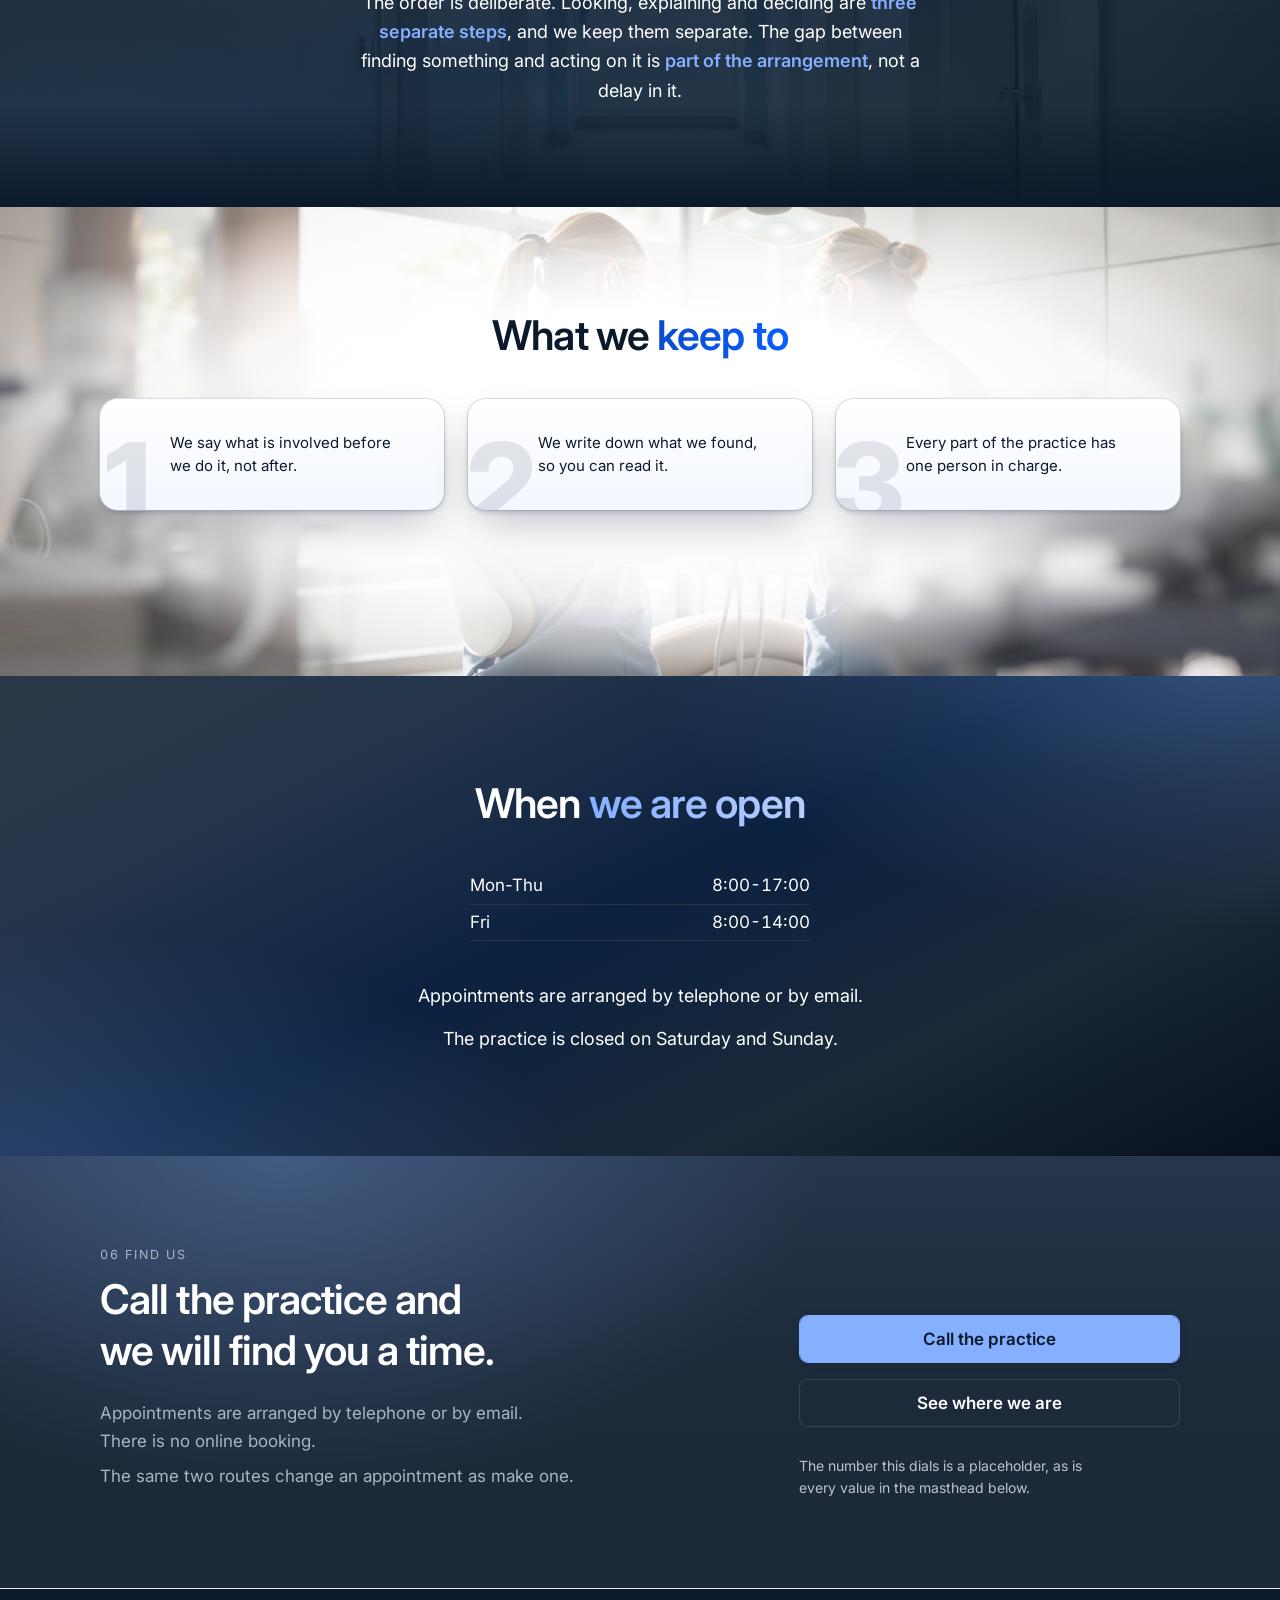
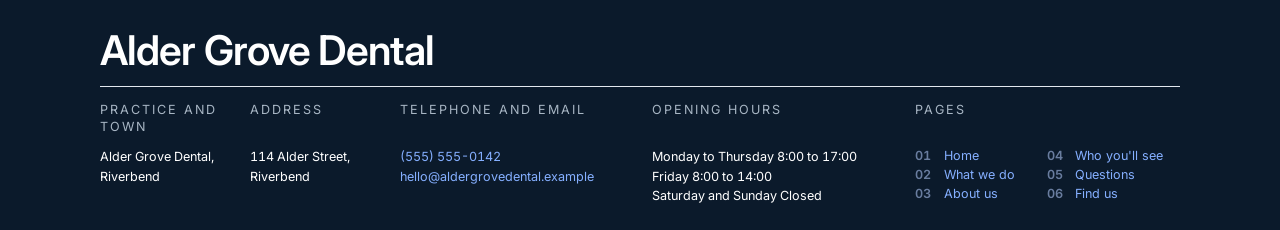
<file: v3/about.html>
<!DOCTYPE html>
<html lang="en">
<head>
<meta charset="UTF-8">
<meta name="viewport" content="width=device-width, initial-scale=1">
<title>Dental practice in Riverbend - Alder Grove Dental</title>
<meta name="description" content="About Alder Grove Dental, a dental practice in Riverbend. How we work, in our own words.">
<meta name="robots" content="noindex">

<link rel="icon" type="image/svg+xml" href="assets/favicon.svg">

<link rel="preconnect" href="https://fonts.googleapis.com">
<link rel="preconnect" href="https://fonts.gstatic.com" crossorigin>
<link rel="stylesheet" href="https://fonts.googleapis.com/css2?family=Inter:wght@400;500;600;700&family=Fraunces:opsz,wght@9..144,400..700&display=swap">
<link rel="stylesheet" href="design-system/stomatology-tokens.css?v=92e05074">
  <link rel="stylesheet" href="design-system/stomatology-chrome.css?v=a64a15a1">
  <link rel="stylesheet" href="design-system/stomatology-structural.css?v=3252024a">
  <link rel="stylesheet" href="design-system/brand-card-standard.css?v=6e073ad8">
<link rel="stylesheet" href="design-system/page-about.css?v=31c0991a">
</head>
<body>
<a class="cc-skip" href="#main">Skip to content</a>

<header class="cc-bar surface-dark" id="cc-bar">
  <div class="cc-bar__in">

    <a class="cc-brand" href="index.html">
      <span class="cc-brand__name">Alder Grove Dental</span>
      <span class="cc-brand__rule" aria-hidden="true"></span>
    </a>

    <nav class="cc-nav" aria-label="Primary">

      <div class="cc-nav__item">
        <a class="cc-link is-active" href="index.html"><span class="cc-num">01</span> <span class="cc-link__label">Home</span></a>
      </div>

      
      <div class="cc-nav__item" data-menu>
        
        <a class="cc-link" href="services.html" aria-haspopup="true" aria-expanded="false" aria-controls="cc-index-services"><span class="cc-num">02</span> <span class="cc-link__label">What we do</span></a>
        <div class="cc-panel cc-panel--index surface-dark" id="cc-index-services" role="region" aria-label="What we do, contents">
          <div class="cc-panel__in cc-idx">
            <div class="cc-idx__list">
              <p class="cc-idx__head"><span class="cc-num">02</span> <b>What we do</b> <span class="cc-idx__kicker">contents</span></p>

              <a class="cc-idx__row" href="services.html#s2-why-this-area-wedge">
                <span class="cc-idx__n">02.1</span>
                <span><span class="cc-idx__t">Why this area</span><span class="cc-idx__s">What the practice takes on, and why.</span></span>
              </a>
              <a class="cc-idx__row" href="services.html#s3-sub-area-blocks">
                <span class="cc-idx__n">02.2</span>
                <span><span class="cc-idx__t">The areas of work</span><span class="cc-idx__s">Set out one block at a time.</span></span>
              </a>
              <a class="cc-idx__row" href="services.html#s4-cross-link-rail">
                <span class="cc-idx__n">02.3</span>
                <span><span class="cc-idx__t">Related pages</span><span class="cc-idx__s">Where this page hands you on.</span></span>
              </a>
              <a class="cc-idx__row" href="services.html#s5-routing-band">
                <span class="cc-idx__n">02.4</span>
                <span><span class="cc-idx__t">Where to go next</span><span class="cc-idx__s">If you are not sure what you need.</span></span>
              </a>
              <a class="cc-idx__row" href="services.html#s6-where-the-work-happens">
                <span class="cc-idx__n">02.5</span>
                <span><span class="cc-idx__t">Where the work happens</span><span class="cc-idx__s">The rooms, and what is in them.</span></span>
              </a>
            </div>

            
            <a class="cc-feat" href="index.html#s4-inclusion-value">
              <img class="cc-feat__img" src="assets/image-corridor.jpg" alt="" loading="lazy">
              <span class="cc-feat__grade" aria-hidden="true"></span>
              <div class="cc-feat__body">
                <p class="cc-feat__eyebrow">Before you come in</p>
                
                <p class="cc-feat__line">What is included, set out before you are in the chair.</p>
              </div>
            </a>
          </div>
        </div>
      </div>

      <div class="cc-nav__item">
        <a class="cc-link" href="about.html"><span class="cc-num">03</span> <span class="cc-link__label">About us</span></a>
      </div>

      <div class="cc-nav__item">
        <a class="cc-link" href="team.html"><span class="cc-num">04</span> <span class="cc-link__label">Who you'll see</span></a>
      </div>

      
      <div class="cc-nav__item" data-menu>
        
        <a class="cc-link" href="faq.html" aria-haspopup="true" aria-expanded="false" aria-controls="cc-drop-faq"><span class="cc-num">05</span> <span class="cc-link__label">Questions</span></a>
        <div class="cc-panel cc-drop surface-dark" id="cc-drop-faq" role="region" aria-label="Questions, contents">
          <div class="cc-panel__in">
            <a class="cc-drop__item" href="faq.html#s4-objection-faq"><span class="cc-idx__n">05.1</span><span><span class="cc-idx__t">The questions themselves</span><span class="cc-drop__sub">What to raise on the telephone, and what to raise in the room.</span></span></a>
            <a class="cc-drop__item" href="faq.html#s3-sub-area-blocks"><span class="cc-idx__n">05.2</span><span><span class="cc-idx__t">The practical answers</span><span class="cc-drop__sub">Where we are, when we are open, how to reach us.</span></span></a>
            <a class="cc-drop__item" href="faq.html#s7-cost-posture"><span class="cc-idx__n">05.3</span><span><span class="cc-idx__t">On cost</span><span class="cc-drop__sub">How the practice talks about what things cost.</span></span></a>
          </div>
        </div>
      </div>

      <div class="cc-nav__item">
        <a class="cc-link" href="contact.html"><span class="cc-num">06</span> <span class="cc-link__label">Find us</span></a>
      </div>
    </nav>

    
    <a class="cc-tel" href="tel:+15555550142">
      <span class="cc-tel__num">(555) 555-0142</span>
    </a>

    <button class="site-header__hamburger" type="button"
            aria-label="Open menu" aria-controls="mobile-drawer" aria-expanded="false">
      <span aria-hidden="true"></span>
    </button>
  </div>
</header>

<div class="cc-scrim" id="cc-scrim" hidden></div>

<aside id="mobile-drawer" class="surface-dark" aria-hidden="true" aria-label="Menu">

  <div class="cc-drawer__head">
    <button class="cc-drawer__close" type="button" aria-label="Close menu">&times;</button>
  </div>

  <nav class="cc-drawer__nav" aria-label="Primary, mobile">
    <a class="cc-drawer__link" href="index.html"><span class="cc-num">01</span> <span class="cc-link__label">Home</span></a>

    <div class="cc-drawer__group">
      <button class="cc-drawer__sum" type="button" aria-expanded="false"><span class="cc-num">02</span> <span class="cc-link__label">What we do</span></button>
      <div class="cc-drawer__sub">
        <a href="services.html#s2-why-this-area-wedge">02.1 Why this area</a>
        <a href="services.html#s3-sub-area-blocks">02.2 The areas of work</a>
        <a href="services.html#s4-cross-link-rail">02.3 Related pages</a>
        <a href="services.html#s5-routing-band">02.4 Where to go next</a>
        <a href="services.html#s6-where-the-work-happens">02.5 Where the work happens</a>
      </div>
    </div>

    <a class="cc-drawer__link" href="about.html"><span class="cc-num">03</span> <span class="cc-link__label">About us</span></a>
    <a class="cc-drawer__link" href="team.html"><span class="cc-num">04</span> <span class="cc-link__label">Who you'll see</span></a>

    <div class="cc-drawer__group">
      <button class="cc-drawer__sum" type="button" aria-expanded="false"><span class="cc-num">05</span> <span class="cc-link__label">Questions</span></button>
      <div class="cc-drawer__sub">
        <a href="faq.html#s4-objection-faq">05.1 The questions themselves</a>
        <a href="faq.html#s3-sub-area-blocks">05.2 The practical answers</a>
        <a href="faq.html#s7-cost-posture">05.3 On cost</a>
      </div>
    </div>

    <a class="cc-drawer__link" href="contact.html"><span class="cc-num">06</span> <span class="cc-link__label">Find us</span></a>
  </nav>

  
  <div class="cc-drawer__cta drawer-cta">
    <a class="hp-go hp-go--solid" href="tel:+15555550142">Call the practice</a>
  </div>
</aside>

<main id="main">


<section class="hp-band hp-band--hero hero" id="s1-hero">
  <div class="container container--full">
    <div class="row">
      <div class="col col--full">
        <div class="hp-ground hp-ground--photo hp-ground--ink surface-dark">
    <div class="hp-photo">
      
      
      <img class="hp-photo__img" src="assets/dental-clinic-reception.jpg" width="1024" height="576" loading="eager" fetchpriority="high" decoding="sync" alt="A reception counter and a row of upholstered chairs beside a wall of tall windows in daylight.">
      <span class="hp-photo__scrim"></span>
      <span class="hp-photo__edge"></span>
    </div>
    <div class="hp-wrap">
      <div class="hp-textzone">
        
        
        <h1 class="hp-h1 hp-rise" style="--hp-i:0">About <span class="hp-key">Alder Grove Dental</span></h1>
        
        
        <p class="hp-lead hp-rise" style="--hp-i:1">A dental practice in Riverbend, and <span class="hp-nb">how it works</span>.</p>
      </div>
    </div>
  </div>
      </div>
    </div>
  </div>
</section>

<section class="hp-band hp-band--photoband company-story" id="s2-company-story">
  <div class="container container--full">
    <div class="row">
      <div class="col col--full">
        <div class="hp-ground hp-ground--photo hp-ground--paperphoto">
    <div class="hp-photo">
      
      <img class="hp-photo__img" src="assets/dental-clinic-warm.jpg" width="1024" height="576" loading="lazy" decoding="async" fetchpriority="low" alt="A corridor of wooden doors, lit by daylight from the far end.">
      <span class="hp-photo__scrim"></span>
      <span class="hp-photo__edge"></span>
    </div>
    <div class="hp-wrap">
      
      <div class="hp-plate hp-plate--paper hp-reveal" style="--hp-i:0">
        <div class="hp-head">
          
          <h2 class="hp-h2">How <span class="hp-key">a visit here</span> works</h2>
        </div>
        
        
        <p class="hp-wedge">A visit runs the same way each time. You give your details at <span class="hp-em">reception</span>, wait until you are called, and the examination happens in the <span class="hp-em">treatment room</span>. We say what we found in <span class="hp-em">plain words</span> and write it down for you. Anything that follows is <span class="hp-em">booked separately</span>.</p>
      </div>
    </div>
  </div>
      </div>
    </div>
  </div>
</section>

<section class="hp-band the-why" id="s3-the-why">
  <div class="container container--full">
    <div class="row">
      <div class="col col--full">
        
        <div class="hp-ground hp-ground--grad surface-dark hp-ground--imagefade" style="--imagefade-img:url(&quot;../assets/image-corridor.jpg&quot;);--imagefade-pos:50% 50%;--imagefade-alpha:.20">
    <div class="hp-wrap">
      <div class="hp-head hp-reveal" style="--hp-i:0">
        
        <h2 class="hp-h2">Why it runs in <span class="hp-key">that&nbsp;order</span></h2>
      </div>
      
      
      <p class="hp-why hp-reveal" style="--hp-i:1">The order is deliberate. Looking, explaining and deciding are <span class="hp-em">three separate steps</span>, and we keep them separate. The gap between finding something and acting on it is <span class="hp-em">part of the arrangement</span>, not a delay in it.</p>
    </div>
  </div>
      </div>
    </div>
  </div>
</section>

<section class="hp-band team-values" id="s4-team-values">
  <div class="container container--full">
    <div class="row">
      <div class="col col--full">
        <div class="hp-ground hp-ground--paper2 hp-clinic">
    <div class="hp-wrap">
      <div class="hp-head hp-reveal" style="--hp-i:0">
        
        <h2 class="hp-h2">What we <span class="hp-key">keep&nbsp;to</span></h2>
      </div>
      
      <ul class="hp-values">
        <li class="hp-value hp-reveal" style="--hp-i:1">
          
          <p class="hp-value__line">We say what is involved before we do it, <span class="hp-nb">not after</span>.</p>
        </li>
        <li class="hp-value hp-reveal" style="--hp-i:2">
          <p class="hp-value__line">We write down what we found, so you can read it.</p>
        </li>
        <li class="hp-value hp-reveal" style="--hp-i:3">
          <p class="hp-value__line">Every part of the practice has one person in charge.</p>
        </li>
      </ul>
      
      
    </div>
  </div>
      </div>
    </div>
  </div>
</section>

<section class="hp-band opening-hours" id="s5-opening-hours">
  <div class="container container--full">
    <div class="row">
      <div class="col col--full">
        <div class="hp-ground hp-ground--grad surface-dark">
    <div class="hp-wrap">
      <div class="hp-head hp-reveal" style="--hp-i:0">
        
        <h2 class="hp-h2">When <span class="hp-key">we&nbsp;are&nbsp;open</span></h2>
      </div>
      
      <div class="hp-hours hp-reveal" style="--hp-i:1">
        <div class="hp-hours__row"><span class="hp-hours__day">Mon-Thu</span><span class="hp-hours__time">8:00-17:00</span></div>
        <div class="hp-hours__row"><span class="hp-hours__day">Fri</span><span class="hp-hours__time">8:00-14:00</span></div>
      </div>
      <ul class="hp-closing">
        
        <li class="hp-closing__line hp-reveal" style="--hp-i:2">Appointments are arranged by telephone <span class="hp-nb">or by email</span>.</li>
        
        <li class="hp-closing__line hp-reveal" style="--hp-i:3">The practice is closed on Saturday and Sunday.</li>
      </ul>
    </div>
  </div>
      </div>
    </div>
  </div>
</section>
</main>

  <section class="cc-closing precta surface-dark">
    <div class="cc-closing__in">
      <div>
        <p class="cc-closing__eyebrow">06 Find us</p>
        <h2>Call the practice and we will find you a time.</h2>
        
        
        <p>Appointments are arranged by telephone or by email.<br>There is no online booking.</p>
        <p>The same two routes change an appointment as make one.</p>
      </div>
      <div class="cc-acts">
        <a class="hp-go hp-go--solid" href="tel:+15555550142">Call the practice</a>
        <a class="hp-go hp-go--quiet" href="contact.html">See where we are</a>
        <small>The number this dials is a placeholder, as is every value in the masthead below.</small>
      </div>
    </div>
  </section>


<footer class="cc-foot surface-dark">
  <div class="cc-foot__in">

    <p class="cc-foot__mark">Alder Grove Dental</p>

    
    <div class="cc-mast">
      <div>
        <span class="cc-mast__k">Practice and town</span>
        <p class="cc-mast__v">Alder Grove Dental, Riverbend</p>
      </div>
      <div>
        <span class="cc-mast__k">Address</span>
        <p class="cc-mast__v">114 Alder Street, Riverbend</p>
      </div>
      <div>
        <span class="cc-mast__k">Telephone and email</span>
        <p class="cc-mast__v"><a class="cc-a" href="tel:+15555550142">(555) 555-0142</a><br><a class="cc-a" href="mailto:hello@aldergrovedental.example">hello@aldergrovedental.example</a></p>
      </div>
      <div>
        <span class="cc-mast__k">Opening hours</span>
        <p class="cc-mast__v">Monday to Thursday 8:00 to 17:00<br>Friday 8:00 to 14:00<br>Saturday and Sunday Closed</p>
      </div>
      
      <div class="cc-mast__pages">
        <span class="cc-mast__k">Pages</span>
        <ul class="cc-mast__list">
          <li><a class="cc-a" href="index.html"><span class="cc-num">01</span> Home</a></li>
          <li><a class="cc-a" href="services.html"><span class="cc-num">02</span> What we do</a></li>
          <li><a class="cc-a" href="about.html"><span class="cc-num">03</span> About us</a></li>
          <li><a class="cc-a" href="team.html"><span class="cc-num">04</span> Who you'll see</a></li>
          <li><a class="cc-a" href="faq.html"><span class="cc-num">05</span> Questions</a></li>
          <li><a class="cc-a" href="contact.html"><span class="cc-num">06</span> Find us</a></li>
        </ul>
      </div>
      <div class="cc-mast__record">
        <span class="cc-mast__k">The record</span>
        <p class="cc-mast__v">Nothing above is a fact about a real practice. The practice name, the town, the address, the telephone number, the email address and the opening hours are all placeholders. Replace each one before this site is published.</p>
      </div>
    </div>

    
    <div class="cc-foot__bar">
      <p class="cc-foot__legal">Six pages, a closed set. Booking by telephone or by email only.</p>
    </div>

  </div>
</footer>

<script>
/* ---------------------------------------------------------------------------
   (c) of the hover-intent contract: a close-delay cleared on re-enter, so a
   diagonal traverse from the trigger into the panel never collapses it. (a) and
   (b) are CSS above: one shared hover scope, and a bridge across the seam.
   Keyboard: click toggles, Escape closes and returns focus to the trigger.
   --------------------------------------------------------------------------- */
(function () {
  var CLOSE_DELAY = 240;

  document.querySelectorAll('[data-menu]').forEach(function (item) {
    var trigger = item.querySelector('.cc-link[aria-haspopup]');
    var timer = null;

    function open() { clearTimeout(timer); item.classList.add('is-open'); trigger.setAttribute('aria-expanded', 'true'); }
    function close() { item.classList.remove('is-open'); trigger.setAttribute('aria-expanded', 'false'); }
    function closeSoon() { clearTimeout(timer); timer = setTimeout(close, CLOSE_DELAY); }

    item.addEventListener('mouseenter', open);
    item.addEventListener('mouseleave', closeSoon);

    /* BATCH 5 ITEM 10. The "What we do" trigger is now an <a href> rather than a <button>,
       so a click on it must be allowed to navigate. preventDefault is called only for a
       trigger that has nowhere to go; a link toggles nothing and follows its href. */
    var isLink = trigger.tagName === 'A' && trigger.getAttribute('href');
    trigger.addEventListener('click', function (e) {
      if (isLink) { return; }
      e.preventDefault();
      if (item.classList.contains('is-open')) { close(); } else { open(); }
    });

    /* ...which would have taken the panel away from the keyboard, because Enter on a link
       navigates instead of toggling. Focus opens it instead, and moving focus out of the
       item closes it. relatedTarget is the element focus is going TO, so the containment
       test is what stops the panel collapsing while focus walks between its own rows. */
    item.addEventListener('focusin', open);
    item.addEventListener('focusout', function (e) {
      if (!item.contains(e.relatedTarget)) { closeSoon(); }
    });

    item.addEventListener('keydown', function (e) {
      if (e.key === 'Escape') { close(); trigger.focus(); }
    });
  });

  /* the scroll state: the bar TIGHTENS once there is content behind it. */
  var bar = document.getElementById('cc-bar');
  function onScroll() { bar.classList.toggle('is-tight', window.scrollY > 40); }
  addEventListener('scroll', onScroll, { passive: true });
  onScroll();

  /* the drawer, on the canonical contract the functional gate drives. */
  var burger = document.querySelector('.site-header__hamburger');
  var drawer = document.getElementById('mobile-drawer');
  var scrim = document.getElementById('cc-scrim');
  var closeBtn = drawer.querySelector('.cc-drawer__close');

  function setDrawer(on) {
    drawer.setAttribute('aria-hidden', on ? 'false' : 'true');
    burger.setAttribute('aria-expanded', on ? 'true' : 'false');
    scrim.hidden = !on;
    scrim.classList.toggle('is-on', on);
    document.body.style.overflow = on ? 'hidden' : '';
    if (on) { closeBtn.focus(); } else { burger.focus(); }
  }
  burger.addEventListener('click', function () { setDrawer(drawer.getAttribute('aria-hidden') === 'true'); });
  closeBtn.addEventListener('click', function () { setDrawer(false); });
  scrim.addEventListener('click', function () { setDrawer(false); });
  addEventListener('keydown', function (e) {
    if (e.key === 'Escape' && drawer.getAttribute('aria-hidden') === 'false') { setDrawer(false); }
  });

  /* the drawer accordions. The marker is CSS, so each button's text stays exactly
     its header twin's label and the nav-consistency gate stays satisfied. */
  drawer.querySelectorAll('.cc-drawer__sum').forEach(function (sum) {
    sum.addEventListener('click', function () {
      var on = sum.parentElement.classList.toggle('is-open');
      sum.setAttribute('aria-expanded', on ? 'true' : 'false');
    });
  });

  /* THE APPOINTMENT TIMELINE draws its rail and brings its steps in on entry.
     PROGRESSIVE ENHANCEMENT, deliberately: the CSS resting state IS the finished
     state, so with no script, no observer, or reduced motion honoured, the rail is
     already drawn and all three steps are already readable. This only adds the class
     that replays it as an arrival. Nothing is hidden waiting for JavaScript, which is
     the handoff's requirement that the interaction stay understandable without it. */
  var tls = document.querySelectorAll('.hp-tl');
  if (tls.length) {
    if (!('IntersectionObserver' in window)) {
      tls.forEach(function (tl) { tl.classList.add('is-in'); });
    } else {
      var io = new IntersectionObserver(function (entries) {
        entries.forEach(function (e) {
          if (!e.isIntersecting) return;
          e.target.classList.add('is-in');
          io.unobserve(e.target);
        });
      }, { threshold: 0.28, rootMargin: '0px 0px -8% 0px' });
      tls.forEach(function (tl) { io.observe(tl); });
    }
  }
})();
</script>
</body>
</html>
</file>
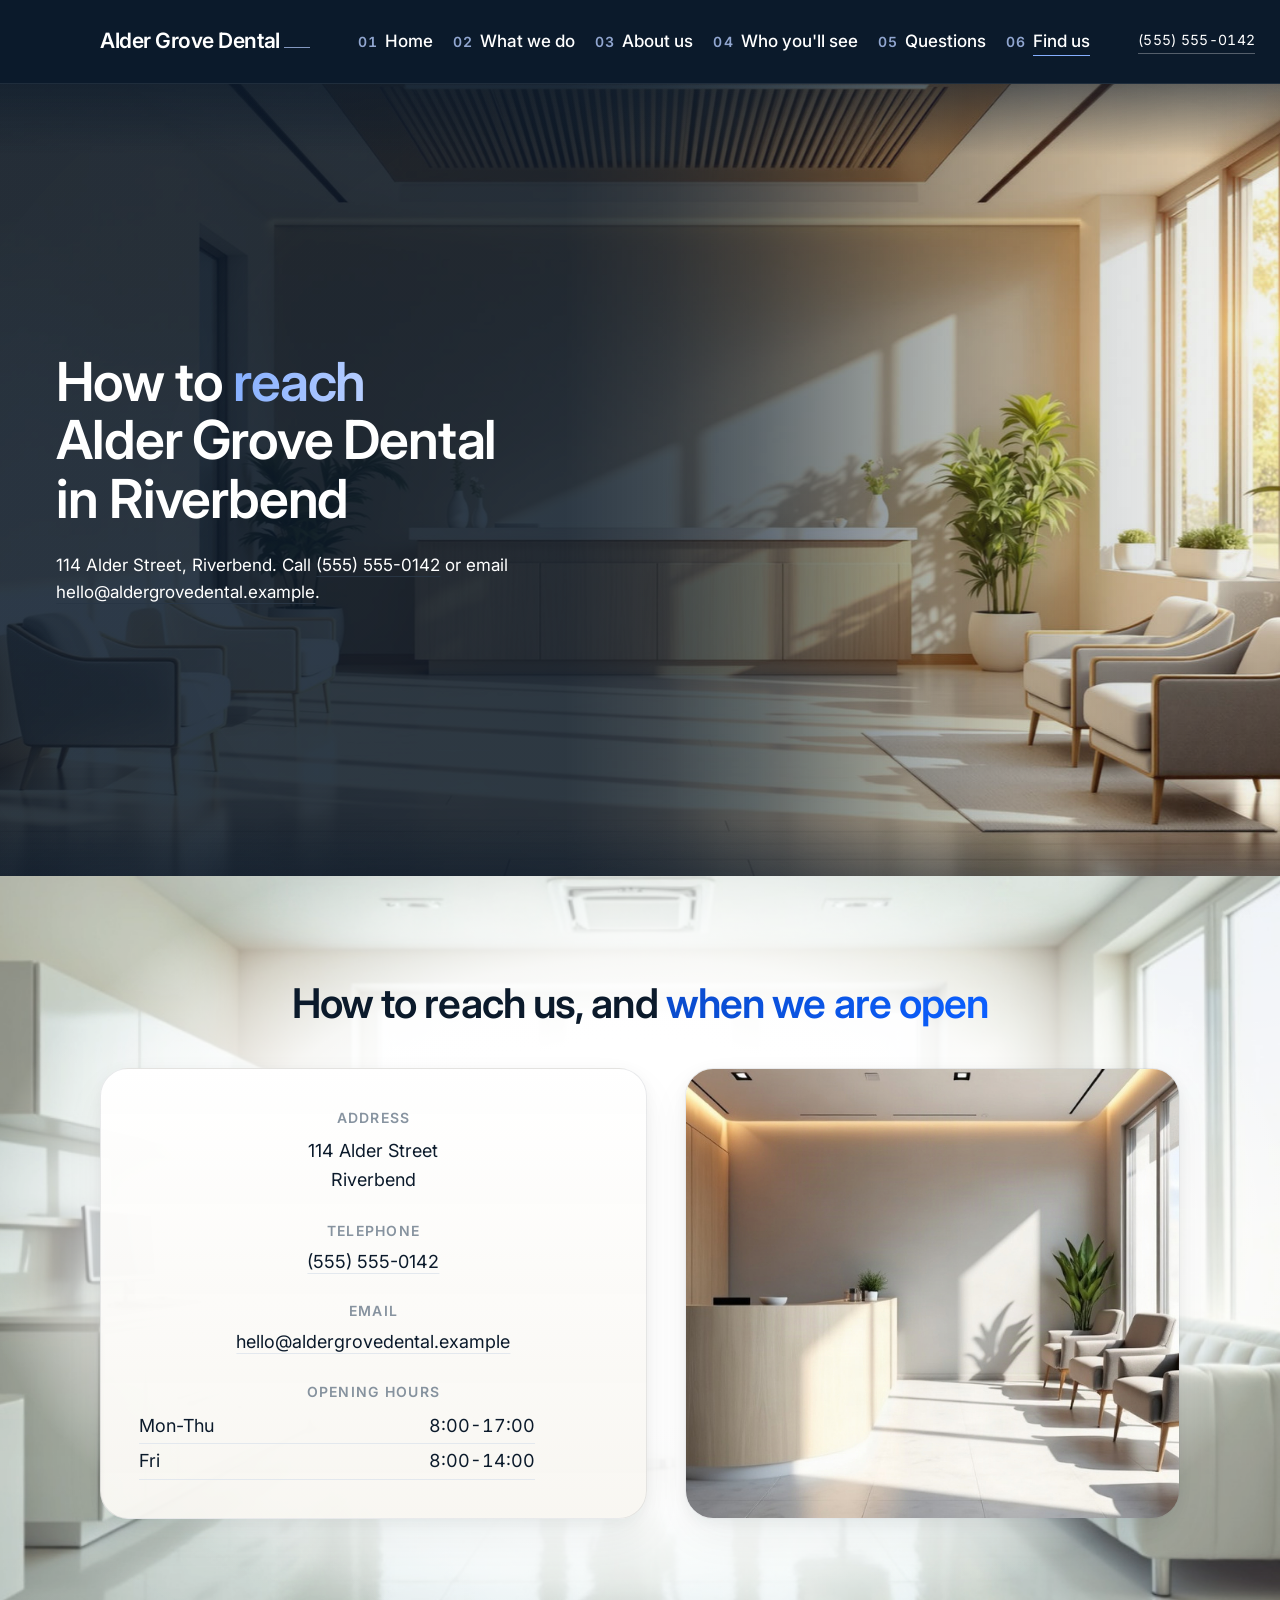
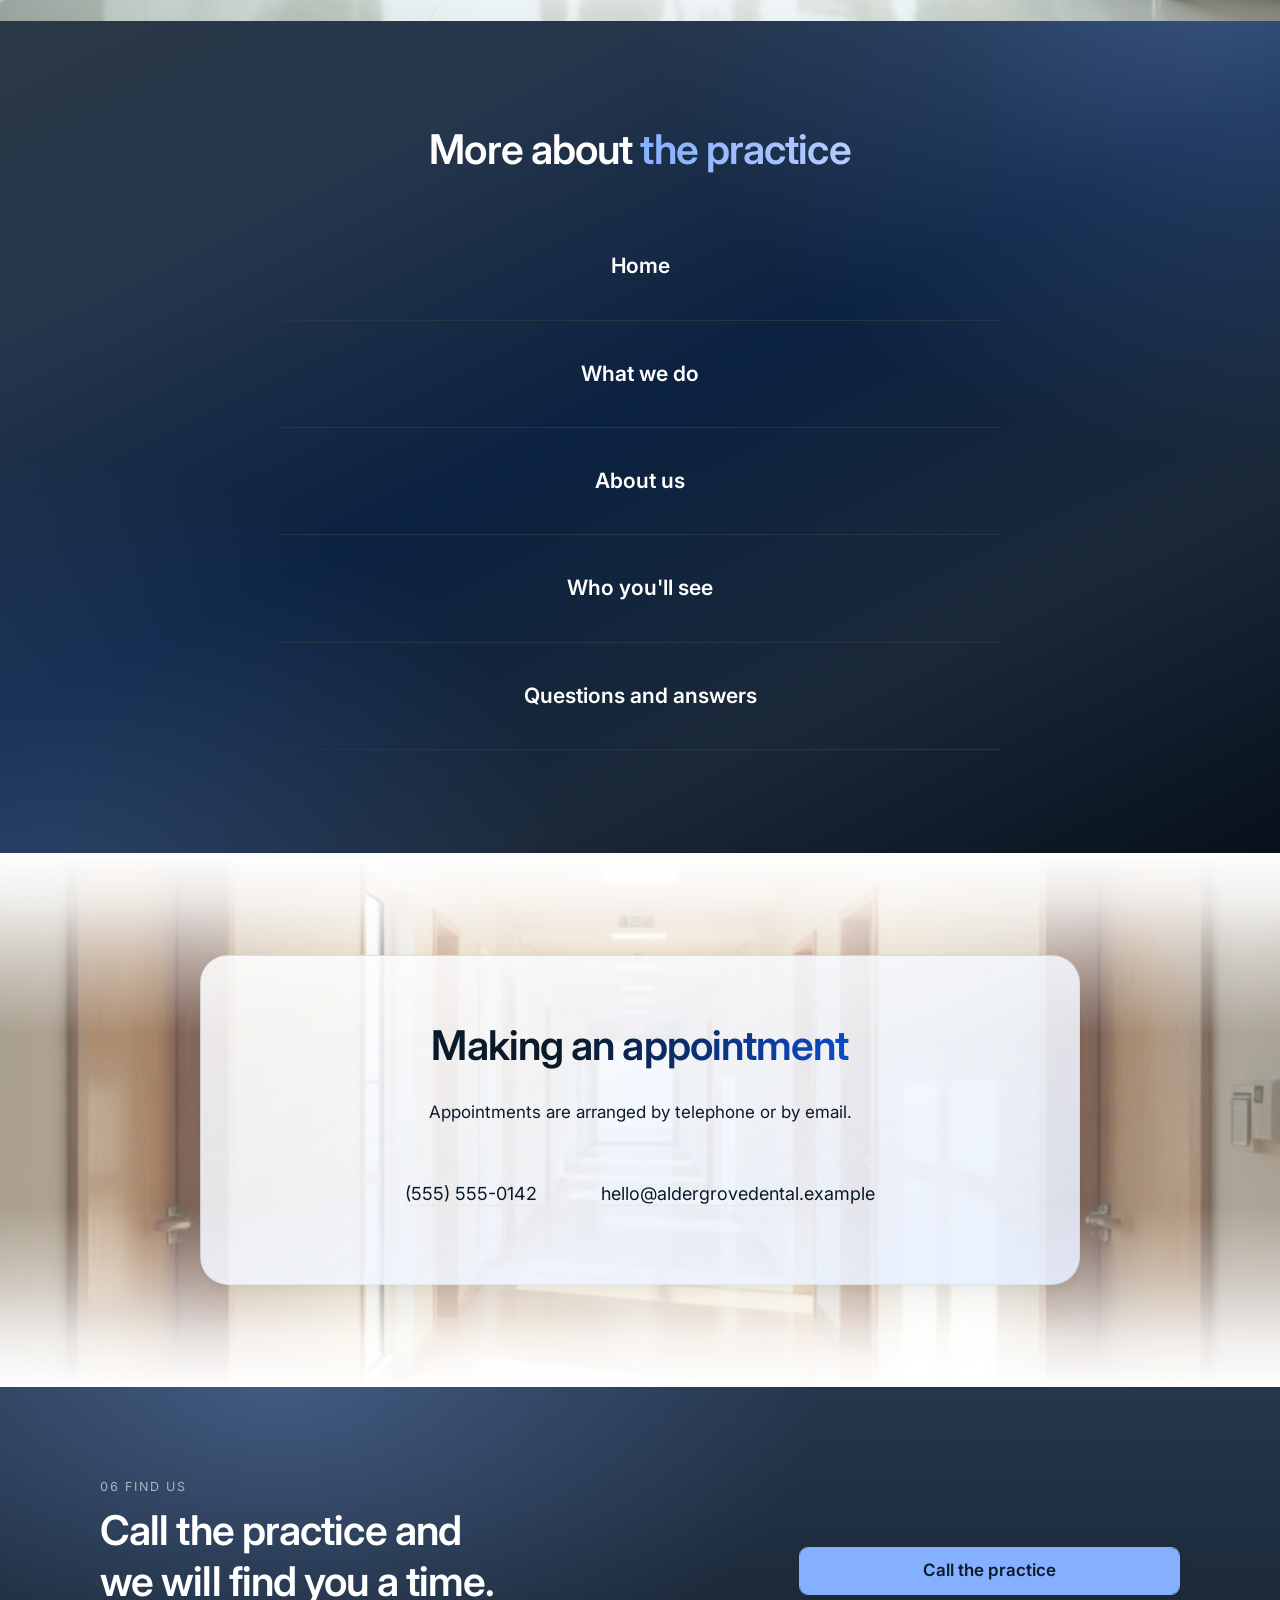
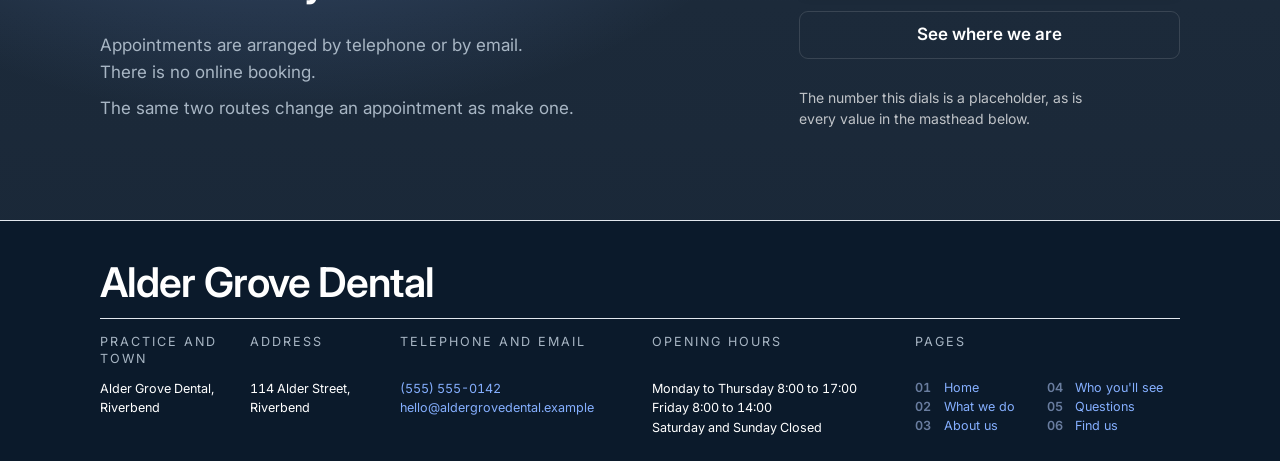
<file: v3/contact.html>
<!DOCTYPE html>
<html lang="en">
<head>
<meta charset="UTF-8">
<meta name="viewport" content="width=device-width, initial-scale=1">
<title>Alder Grove Dental contact - Dentistry, Riverbend</title>
<meta name="description" content="How to reach Alder Grove Dental, a dental practice in Riverbend.">
<meta name="robots" content="noindex">

<link rel="icon" type="image/svg+xml" href="assets/favicon.svg">

<link rel="preconnect" href="https://fonts.googleapis.com">
<link rel="preconnect" href="https://fonts.gstatic.com" crossorigin>
<link rel="stylesheet" href="https://fonts.googleapis.com/css2?family=Inter:wght@400;500;600;700&family=Fraunces:opsz,wght@9..144,400..700&display=swap">
<link rel="stylesheet" href="design-system/stomatology-tokens.css?v=92e05074">
  <link rel="stylesheet" href="design-system/stomatology-chrome.css?v=a64a15a1">
  <link rel="stylesheet" href="design-system/stomatology-structural.css?v=3252024a">
  <link rel="stylesheet" href="design-system/brand-card-standard.css?v=6e073ad8">
<link rel="stylesheet" href="design-system/page-contact.css?v=7e03a03e">
</head>
<body>
<a class="cc-skip" href="#main">Skip to content</a>

<header class="cc-bar surface-dark" id="cc-bar">
  <div class="cc-bar__in">

    <a class="cc-brand" href="index.html">
      <span class="cc-brand__name">Alder Grove Dental</span>
      <span class="cc-brand__rule" aria-hidden="true"></span>
    </a>

    <nav class="cc-nav" aria-label="Primary">

      <div class="cc-nav__item">
        <a class="cc-link is-active" href="index.html"><span class="cc-num">01</span> <span class="cc-link__label">Home</span></a>
      </div>

      
      <div class="cc-nav__item" data-menu>
        
        <a class="cc-link" href="services.html" aria-haspopup="true" aria-expanded="false" aria-controls="cc-index-services"><span class="cc-num">02</span> <span class="cc-link__label">What we do</span></a>
        <div class="cc-panel cc-panel--index surface-dark" id="cc-index-services" role="region" aria-label="What we do, contents">
          <div class="cc-panel__in cc-idx">
            <div class="cc-idx__list">
              <p class="cc-idx__head"><span class="cc-num">02</span> <b>What we do</b> <span class="cc-idx__kicker">contents</span></p>

              <a class="cc-idx__row" href="services.html#s2-why-this-area-wedge">
                <span class="cc-idx__n">02.1</span>
                <span><span class="cc-idx__t">Why this area</span><span class="cc-idx__s">What the practice takes on, and why.</span></span>
              </a>
              <a class="cc-idx__row" href="services.html#s3-sub-area-blocks">
                <span class="cc-idx__n">02.2</span>
                <span><span class="cc-idx__t">The areas of work</span><span class="cc-idx__s">Set out one block at a time.</span></span>
              </a>
              <a class="cc-idx__row" href="services.html#s4-cross-link-rail">
                <span class="cc-idx__n">02.3</span>
                <span><span class="cc-idx__t">Related pages</span><span class="cc-idx__s">Where this page hands you on.</span></span>
              </a>
              <a class="cc-idx__row" href="services.html#s5-routing-band">
                <span class="cc-idx__n">02.4</span>
                <span><span class="cc-idx__t">Where to go next</span><span class="cc-idx__s">If you are not sure what you need.</span></span>
              </a>
              <a class="cc-idx__row" href="services.html#s6-where-the-work-happens">
                <span class="cc-idx__n">02.5</span>
                <span><span class="cc-idx__t">Where the work happens</span><span class="cc-idx__s">The rooms, and what is in them.</span></span>
              </a>
            </div>

            
            <a class="cc-feat" href="index.html#s4-inclusion-value">
              <img class="cc-feat__img" src="assets/image-corridor.jpg" alt="" loading="lazy">
              <span class="cc-feat__grade" aria-hidden="true"></span>
              <div class="cc-feat__body">
                <p class="cc-feat__eyebrow">Before you come in</p>
                
                <p class="cc-feat__line">What is included, set out before you are in the chair.</p>
              </div>
            </a>
          </div>
        </div>
      </div>

      <div class="cc-nav__item">
        <a class="cc-link" href="about.html"><span class="cc-num">03</span> <span class="cc-link__label">About us</span></a>
      </div>

      <div class="cc-nav__item">
        <a class="cc-link" href="team.html"><span class="cc-num">04</span> <span class="cc-link__label">Who you'll see</span></a>
      </div>

      
      <div class="cc-nav__item" data-menu>
        
        <a class="cc-link" href="faq.html" aria-haspopup="true" aria-expanded="false" aria-controls="cc-drop-faq"><span class="cc-num">05</span> <span class="cc-link__label">Questions</span></a>
        <div class="cc-panel cc-drop surface-dark" id="cc-drop-faq" role="region" aria-label="Questions, contents">
          <div class="cc-panel__in">
            <a class="cc-drop__item" href="faq.html#s4-objection-faq"><span class="cc-idx__n">05.1</span><span><span class="cc-idx__t">The questions themselves</span><span class="cc-drop__sub">What to raise on the telephone, and what to raise in the room.</span></span></a>
            <a class="cc-drop__item" href="faq.html#s3-sub-area-blocks"><span class="cc-idx__n">05.2</span><span><span class="cc-idx__t">The practical answers</span><span class="cc-drop__sub">Where we are, when we are open, how to reach us.</span></span></a>
            <a class="cc-drop__item" href="faq.html#s7-cost-posture"><span class="cc-idx__n">05.3</span><span><span class="cc-idx__t">On cost</span><span class="cc-drop__sub">How the practice talks about what things cost.</span></span></a>
          </div>
        </div>
      </div>

      <div class="cc-nav__item">
        <a class="cc-link" href="contact.html"><span class="cc-num">06</span> <span class="cc-link__label">Find us</span></a>
      </div>
    </nav>

    
    <a class="cc-tel" href="tel:+15555550142">
      <span class="cc-tel__num">(555) 555-0142</span>
    </a>

    <button class="site-header__hamburger" type="button"
            aria-label="Open menu" aria-controls="mobile-drawer" aria-expanded="false">
      <span aria-hidden="true"></span>
    </button>
  </div>
</header>

<div class="cc-scrim" id="cc-scrim" hidden></div>

<aside id="mobile-drawer" class="surface-dark" aria-hidden="true" aria-label="Menu">

  <div class="cc-drawer__head">
    <button class="cc-drawer__close" type="button" aria-label="Close menu">&times;</button>
  </div>

  <nav class="cc-drawer__nav" aria-label="Primary, mobile">
    <a class="cc-drawer__link" href="index.html"><span class="cc-num">01</span> <span class="cc-link__label">Home</span></a>

    <div class="cc-drawer__group">
      <button class="cc-drawer__sum" type="button" aria-expanded="false"><span class="cc-num">02</span> <span class="cc-link__label">What we do</span></button>
      <div class="cc-drawer__sub">
        <a href="services.html#s2-why-this-area-wedge">02.1 Why this area</a>
        <a href="services.html#s3-sub-area-blocks">02.2 The areas of work</a>
        <a href="services.html#s4-cross-link-rail">02.3 Related pages</a>
        <a href="services.html#s5-routing-band">02.4 Where to go next</a>
        <a href="services.html#s6-where-the-work-happens">02.5 Where the work happens</a>
      </div>
    </div>

    <a class="cc-drawer__link" href="about.html"><span class="cc-num">03</span> <span class="cc-link__label">About us</span></a>
    <a class="cc-drawer__link" href="team.html"><span class="cc-num">04</span> <span class="cc-link__label">Who you'll see</span></a>

    <div class="cc-drawer__group">
      <button class="cc-drawer__sum" type="button" aria-expanded="false"><span class="cc-num">05</span> <span class="cc-link__label">Questions</span></button>
      <div class="cc-drawer__sub">
        <a href="faq.html#s4-objection-faq">05.1 The questions themselves</a>
        <a href="faq.html#s3-sub-area-blocks">05.2 The practical answers</a>
        <a href="faq.html#s7-cost-posture">05.3 On cost</a>
      </div>
    </div>

    <a class="cc-drawer__link" href="contact.html"><span class="cc-num">06</span> <span class="cc-link__label">Find us</span></a>
  </nav>

  
  <div class="cc-drawer__cta drawer-cta">
    <a class="hp-go hp-go--solid" href="tel:+15555550142">Call the practice</a>
  </div>
</aside>

<main id="main">


<section class="hp-band hp-band--hero contact-hero" id="s1-contact-hero">
  <div class="container container--full">
    <div class="row">
      <div class="col col--full">
        <div class="hp-ground hp-ground--photo hp-ground--ink surface-dark">
    <div class="hp-photo">
      
      
      
      <img class="hp-photo__img" src="assets/contact-hero-reception-v7.jpg" width="2240" height="960" loading="eager" fetchpriority="high" decoding="sync" alt="Generated image standing in for practice photography: a bright empty clinic reception and waiting area with morning sunlight from the right.">
      <span class="hp-photo__scrim"></span>
      <span class="hp-photo__edge"></span>
    </div>
    <div class="hp-wrap">
      <div class="hp-textzone">
        
        
        
        <h1 class="hp-h1 hp-rise" style="--hp-i:0">How&nbsp;to&nbsp;<span class="hp-key">reach</span> <span class="hp-nb">Alder Grove Dental</span> in&nbsp;Riverbend</h1>
        
        <p class="hp-lead hp-rise" style="--hp-i:1">
          
          
          <span class="hp-street">114&nbsp;Alder&nbsp;Street</span>,
          Riverbend.
          Call
          
          <a class="hp-tel" href="tel:5555550142">(555)&nbsp;555-0142</a>
          or email
          
          <a class="hp-mail" href="mailto:hello@aldergrovedental.example">hello@aldergrovedental.example</a>.
        </p>
      </div>
    </div>
  </div>
      </div>
    </div>
  </div>
</section>

<section class="hp-band contact-details" id="s2-contact-details">
  <div class="container container--full">
    <div class="row">
      <div class="col col--full">
        <div class="hp-ground hp-ground--paper hp-clinic">
    <div class="hp-wrap">
      <div class="hp-head hp-reveal" style="--hp-i:0">
        
        <h2 class="hp-h2">How to reach us, and <span class="hp-key">when&nbsp;we&nbsp;are&nbsp;open</span></h2>
      </div>
      <div class="contact-utility">
              <div class="hp-panel hp-reveal" style="--hp-i:1">
        <dl class="hp-facts">
          <div class="hp-fact">
            
            <dt class="hp-fact__label">Address</dt>
            <dd class="hp-fact__value">
              
              <address class="hp-addr">
                
                <span class="hp-street">114&nbsp;Alder&nbsp;Street</span><br>
                
                Riverbend
              </address>
            </dd>
          </div>
          <div class="hp-fact">
            
            <dt class="hp-fact__label">Telephone</dt>
            <dd class="hp-fact__value">
              
              <a class="hp-tel" href="tel:5555550142">(555)&nbsp;555-0142</a>
            </dd>
          </div>
          <div class="hp-fact">
            
            <dt class="hp-fact__label">Email</dt>
            <dd class="hp-fact__value">
              
              <a class="hp-mail" href="mailto:hello@aldergrovedental.example">hello@aldergrovedental.example</a>
            </dd>
          </div>
          <div class="hp-fact">
            
            <dt class="hp-fact__label">Opening hours</dt>
            <dd class="hp-fact__value">
              
              <div class="hp-hours">
                <div class="hp-hours__row"><span class="hp-hours__day">Mon-Thu</span><span class="hp-hours__time">8:00-17:00</span></div>
                <div class="hp-hours__row"><span class="hp-hours__day">Fri</span><span class="hp-hours__time">8:00-14:00</span></div>
              </div>
            </dd>
          </div>
        </dl>
      </div>
              
              <figure class="contact-utility__media">
                <img src="assets/dental-clinic-reception.jpg" width="1024" height="576"
                     loading="lazy" decoding="async"
                     alt="A reception counter with a row of chairs beside tall windows in daylight.">
              </figure>
            </div>
    </div>
  </div>
      </div>
    </div>
  </div>
</section>

<section class="hp-band hp-band--rail routing-block" id="s3-routing-block">
  <div class="container container--full">
    <div class="row">
      <div class="col col--full">
        <div class="hp-ground hp-ground--grad surface-dark">
    <div class="hp-wrap">
      <div class="hp-head hp-reveal" style="--hp-i:0">
        
        <h2 class="hp-h2">More about <span class="hp-key">the&nbsp;practice</span></h2>
      </div>
      <ul class="hp-index hp-reveal" style="--hp-i:1">
        <li class="hp-indexitem">
          
          <a class="hp-indexlink" href="index.html">Home</a>
        </li>
        <li class="hp-indexitem">
          
          <a class="hp-indexlink" href="services.html">What we do</a>
        </li>
        <li class="hp-indexitem">
          
          <a class="hp-indexlink" href="about.html">About us</a>
        </li>
        <li class="hp-indexitem">
          
          <a class="hp-indexlink" href="team.html">Who you'll see</a>
        </li>
        <li class="hp-indexitem">
          
          <a class="hp-indexlink" href="faq.html">Questions and answers</a>
        </li>
      </ul>
    </div>
  </div>
      </div>
    </div>
  </div>
</section>

<section class="hp-band hp-band--photoband booking-intent" id="s4-booking-intent">
  <div class="container container--full">
    <div class="row">
      <div class="col col--full">
        <div class="hp-ground hp-ground--photo hp-ground--paperphoto">
    <div class="hp-photo">
      
      <img class="hp-photo__img" src="assets/dental-clinic-warm.jpg" width="1024" height="576" loading="lazy" decoding="async" fetchpriority="low" alt="A corridor with doors on both sides and daylight at the end.">
      <span class="hp-photo__scrim"></span>
      <span class="hp-photo__edge"></span>
    </div>
    <div class="hp-wrap">
      
      <div class="hp-plate hp-plate--paper hp-reveal" style="--hp-i:0">
        <div class="hp-head">
          
          
          <h2 class="hp-h2">Making <span class="hp-key">an&nbsp;appointment</span></h2>
        </div>
        
        <p class="hp-lead">Appointments are arranged by telephone <span class="hp-nb">or by email</span>.</p>
        <div class="hp-channels">
          <p class="hp-channel">
            
            <a class="hp-tel" href="tel:5555550142">(555)&nbsp;555-0142</a>
          </p>
          <p class="hp-channel">
            
            <a class="hp-mail" href="mailto:hello@aldergrovedental.example">hello@aldergrovedental.example</a>
          </p>
        </div>
      </div>
    </div>
  </div>
      </div>
    </div>
  </div>
</section>
</main>

  <section class="cc-closing precta surface-dark">
    <div class="cc-closing__in">
      <div>
        <p class="cc-closing__eyebrow">06 Find us</p>
        <h2>Call the practice and we will find you a time.</h2>
        
        
        <p>Appointments are arranged by telephone or by email.<br>There is no online booking.</p>
        <p>The same two routes change an appointment as make one.</p>
      </div>
      <div class="cc-acts">
        <a class="hp-go hp-go--solid" href="tel:+15555550142">Call the practice</a>
        <a class="hp-go hp-go--quiet" href="contact.html">See where we are</a>
        <small>The number this dials is a placeholder, as is every value in the masthead below.</small>
      </div>
    </div>
  </section>


<footer class="cc-foot surface-dark">
  <div class="cc-foot__in">

    <p class="cc-foot__mark">Alder Grove Dental</p>

    
    <div class="cc-mast">
      <div>
        <span class="cc-mast__k">Practice and town</span>
        <p class="cc-mast__v">Alder Grove Dental, Riverbend</p>
      </div>
      <div>
        <span class="cc-mast__k">Address</span>
        <p class="cc-mast__v">114 Alder Street, Riverbend</p>
      </div>
      <div>
        <span class="cc-mast__k">Telephone and email</span>
        <p class="cc-mast__v"><a class="cc-a" href="tel:+15555550142">(555) 555-0142</a><br><a class="cc-a" href="mailto:hello@aldergrovedental.example">hello@aldergrovedental.example</a></p>
      </div>
      <div>
        <span class="cc-mast__k">Opening hours</span>
        <p class="cc-mast__v">Monday to Thursday 8:00 to 17:00<br>Friday 8:00 to 14:00<br>Saturday and Sunday Closed</p>
      </div>
      
      <div class="cc-mast__pages">
        <span class="cc-mast__k">Pages</span>
        <ul class="cc-mast__list">
          <li><a class="cc-a" href="index.html"><span class="cc-num">01</span> Home</a></li>
          <li><a class="cc-a" href="services.html"><span class="cc-num">02</span> What we do</a></li>
          <li><a class="cc-a" href="about.html"><span class="cc-num">03</span> About us</a></li>
          <li><a class="cc-a" href="team.html"><span class="cc-num">04</span> Who you'll see</a></li>
          <li><a class="cc-a" href="faq.html"><span class="cc-num">05</span> Questions</a></li>
          <li><a class="cc-a" href="contact.html"><span class="cc-num">06</span> Find us</a></li>
        </ul>
      </div>
      <div class="cc-mast__record">
        <span class="cc-mast__k">The record</span>
        <p class="cc-mast__v">Nothing above is a fact about a real practice. The practice name, the town, the address, the telephone number, the email address and the opening hours are all placeholders. Replace each one before this site is published.</p>
      </div>
    </div>

    
    <div class="cc-foot__bar">
      <p class="cc-foot__legal">Six pages, a closed set. Booking by telephone or by email only.</p>
    </div>

  </div>
</footer>

<script>
/* ---------------------------------------------------------------------------
   (c) of the hover-intent contract: a close-delay cleared on re-enter, so a
   diagonal traverse from the trigger into the panel never collapses it. (a) and
   (b) are CSS above: one shared hover scope, and a bridge across the seam.
   Keyboard: click toggles, Escape closes and returns focus to the trigger.
   --------------------------------------------------------------------------- */
(function () {
  var CLOSE_DELAY = 240;

  document.querySelectorAll('[data-menu]').forEach(function (item) {
    var trigger = item.querySelector('.cc-link[aria-haspopup]');
    var timer = null;

    function open() { clearTimeout(timer); item.classList.add('is-open'); trigger.setAttribute('aria-expanded', 'true'); }
    function close() { item.classList.remove('is-open'); trigger.setAttribute('aria-expanded', 'false'); }
    function closeSoon() { clearTimeout(timer); timer = setTimeout(close, CLOSE_DELAY); }

    item.addEventListener('mouseenter', open);
    item.addEventListener('mouseleave', closeSoon);

    /* BATCH 5 ITEM 10. The "What we do" trigger is now an <a href> rather than a <button>,
       so a click on it must be allowed to navigate. preventDefault is called only for a
       trigger that has nowhere to go; a link toggles nothing and follows its href. */
    var isLink = trigger.tagName === 'A' && trigger.getAttribute('href');
    trigger.addEventListener('click', function (e) {
      if (isLink) { return; }
      e.preventDefault();
      if (item.classList.contains('is-open')) { close(); } else { open(); }
    });

    /* ...which would have taken the panel away from the keyboard, because Enter on a link
       navigates instead of toggling. Focus opens it instead, and moving focus out of the
       item closes it. relatedTarget is the element focus is going TO, so the containment
       test is what stops the panel collapsing while focus walks between its own rows. */
    item.addEventListener('focusin', open);
    item.addEventListener('focusout', function (e) {
      if (!item.contains(e.relatedTarget)) { closeSoon(); }
    });

    item.addEventListener('keydown', function (e) {
      if (e.key === 'Escape') { close(); trigger.focus(); }
    });
  });

  /* the scroll state: the bar TIGHTENS once there is content behind it. */
  var bar = document.getElementById('cc-bar');
  function onScroll() { bar.classList.toggle('is-tight', window.scrollY > 40); }
  addEventListener('scroll', onScroll, { passive: true });
  onScroll();

  /* the drawer, on the canonical contract the functional gate drives. */
  var burger = document.querySelector('.site-header__hamburger');
  var drawer = document.getElementById('mobile-drawer');
  var scrim = document.getElementById('cc-scrim');
  var closeBtn = drawer.querySelector('.cc-drawer__close');

  function setDrawer(on) {
    drawer.setAttribute('aria-hidden', on ? 'false' : 'true');
    burger.setAttribute('aria-expanded', on ? 'true' : 'false');
    scrim.hidden = !on;
    scrim.classList.toggle('is-on', on);
    document.body.style.overflow = on ? 'hidden' : '';
    if (on) { closeBtn.focus(); } else { burger.focus(); }
  }
  burger.addEventListener('click', function () { setDrawer(drawer.getAttribute('aria-hidden') === 'true'); });
  closeBtn.addEventListener('click', function () { setDrawer(false); });
  scrim.addEventListener('click', function () { setDrawer(false); });
  addEventListener('keydown', function (e) {
    if (e.key === 'Escape' && drawer.getAttribute('aria-hidden') === 'false') { setDrawer(false); }
  });

  /* the drawer accordions. The marker is CSS, so each button's text stays exactly
     its header twin's label and the nav-consistency gate stays satisfied. */
  drawer.querySelectorAll('.cc-drawer__sum').forEach(function (sum) {
    sum.addEventListener('click', function () {
      var on = sum.parentElement.classList.toggle('is-open');
      sum.setAttribute('aria-expanded', on ? 'true' : 'false');
    });
  });

  /* THE APPOINTMENT TIMELINE draws its rail and brings its steps in on entry.
     PROGRESSIVE ENHANCEMENT, deliberately: the CSS resting state IS the finished
     state, so with no script, no observer, or reduced motion honoured, the rail is
     already drawn and all three steps are already readable. This only adds the class
     that replays it as an arrival. Nothing is hidden waiting for JavaScript, which is
     the handoff's requirement that the interaction stay understandable without it. */
  var tls = document.querySelectorAll('.hp-tl');
  if (tls.length) {
    if (!('IntersectionObserver' in window)) {
      tls.forEach(function (tl) { tl.classList.add('is-in'); });
    } else {
      var io = new IntersectionObserver(function (entries) {
        entries.forEach(function (e) {
          if (!e.isIntersecting) return;
          e.target.classList.add('is-in');
          io.unobserve(e.target);
        });
      }, { threshold: 0.28, rootMargin: '0px 0px -8% 0px' });
      tls.forEach(function (tl) { io.observe(tl); });
    }
  }
})();
</script>
</body>
</html>
</file>
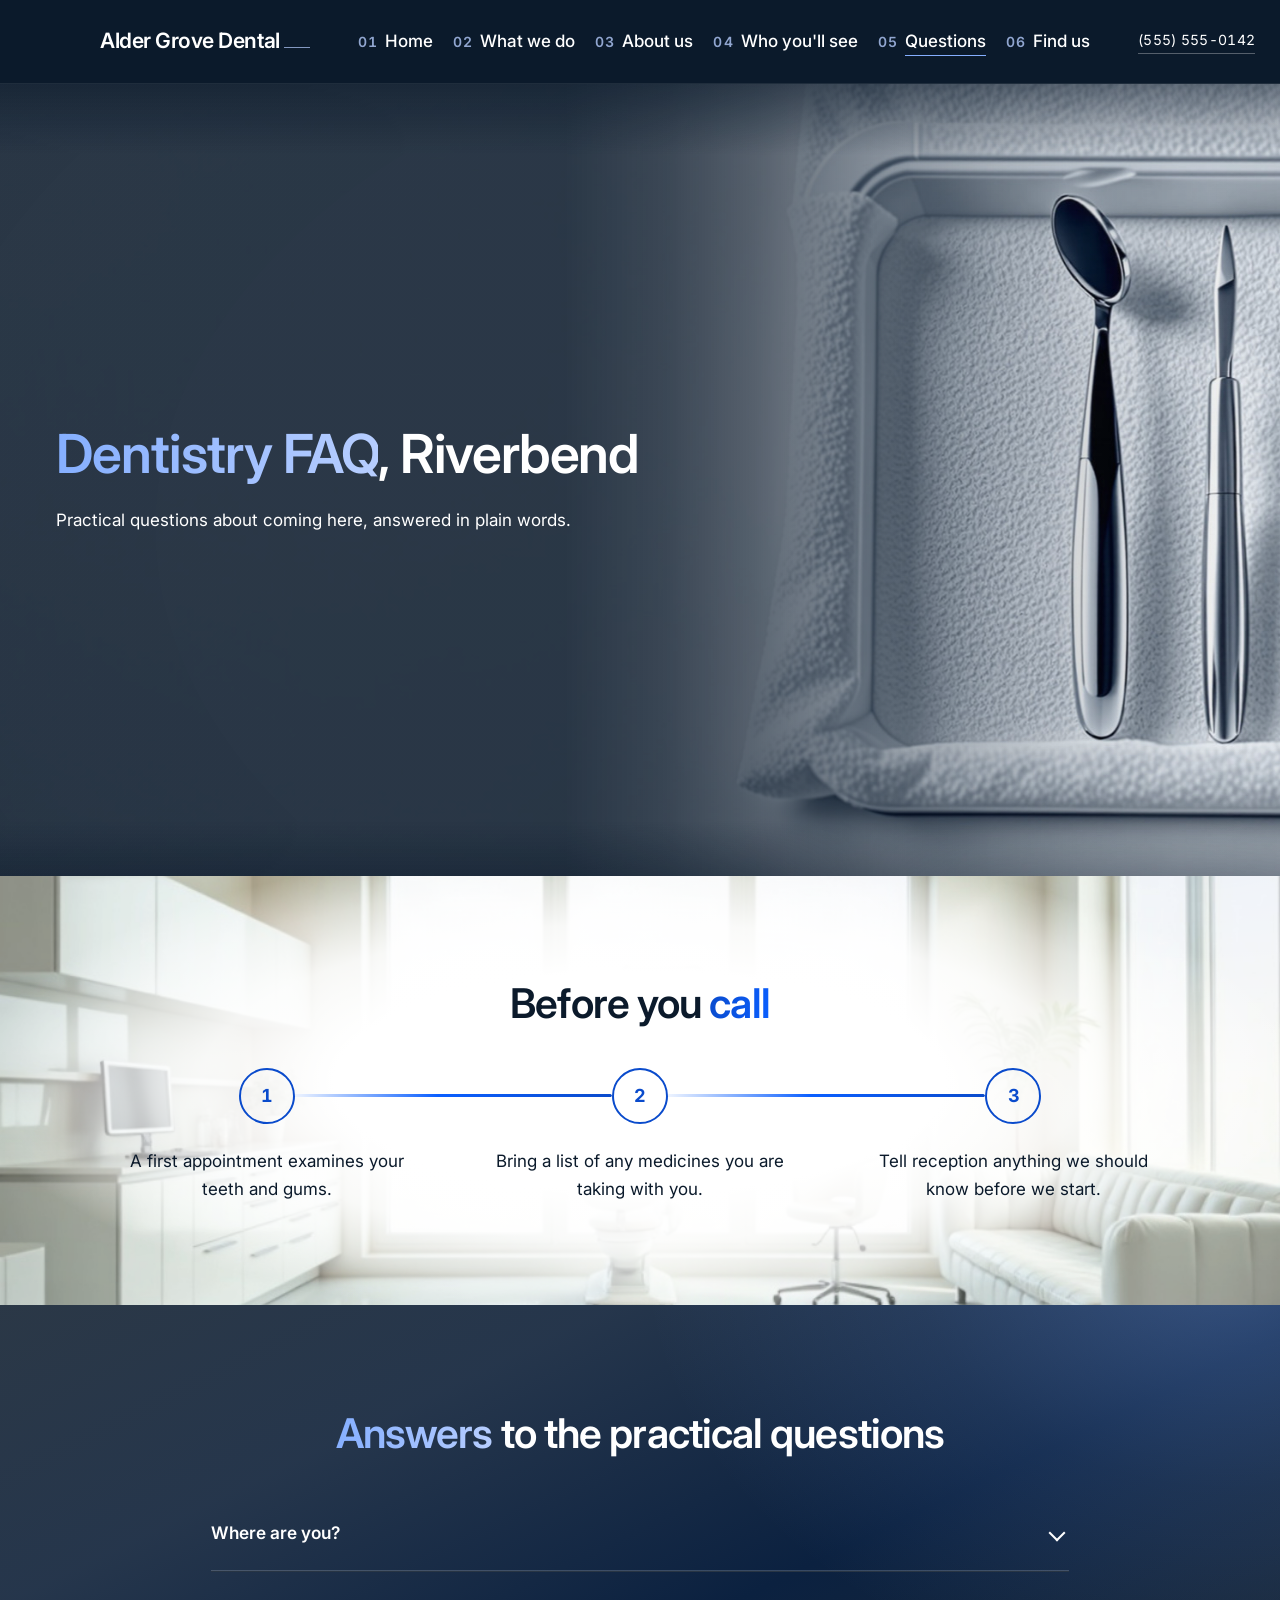
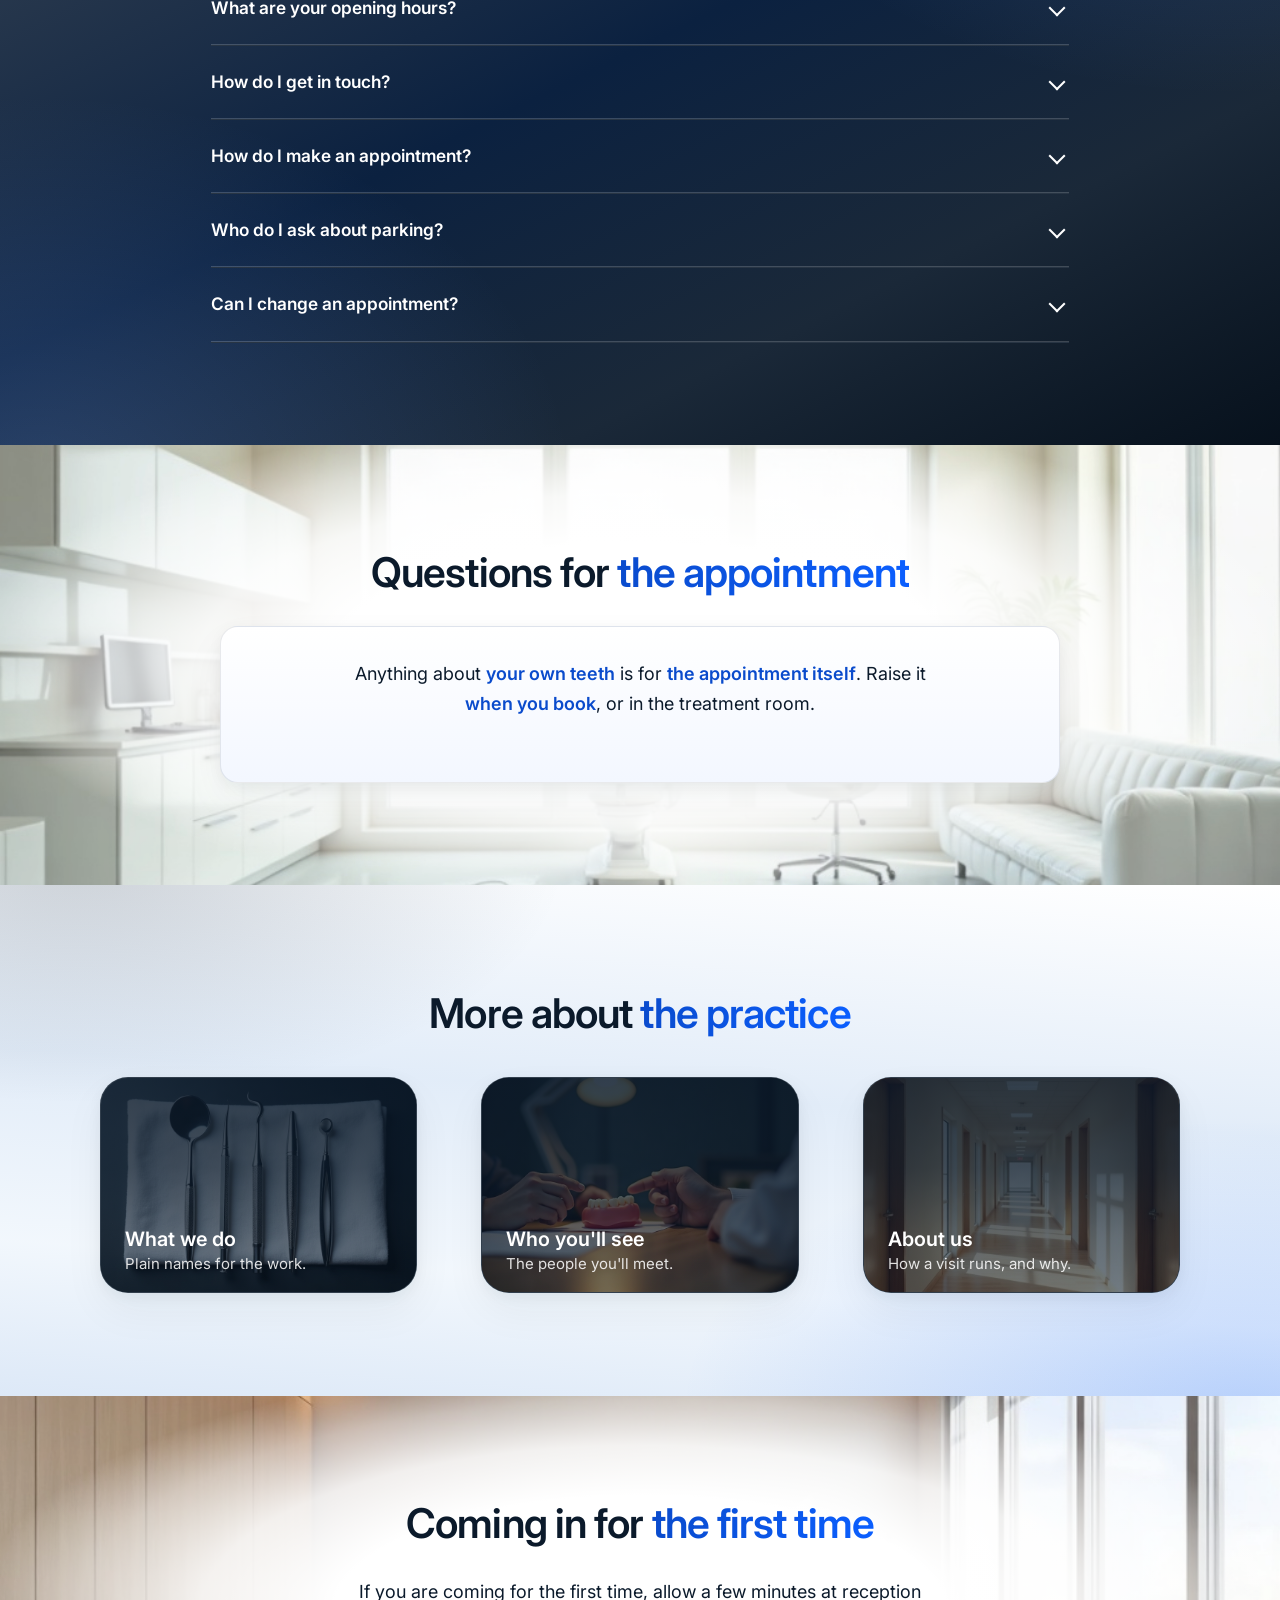
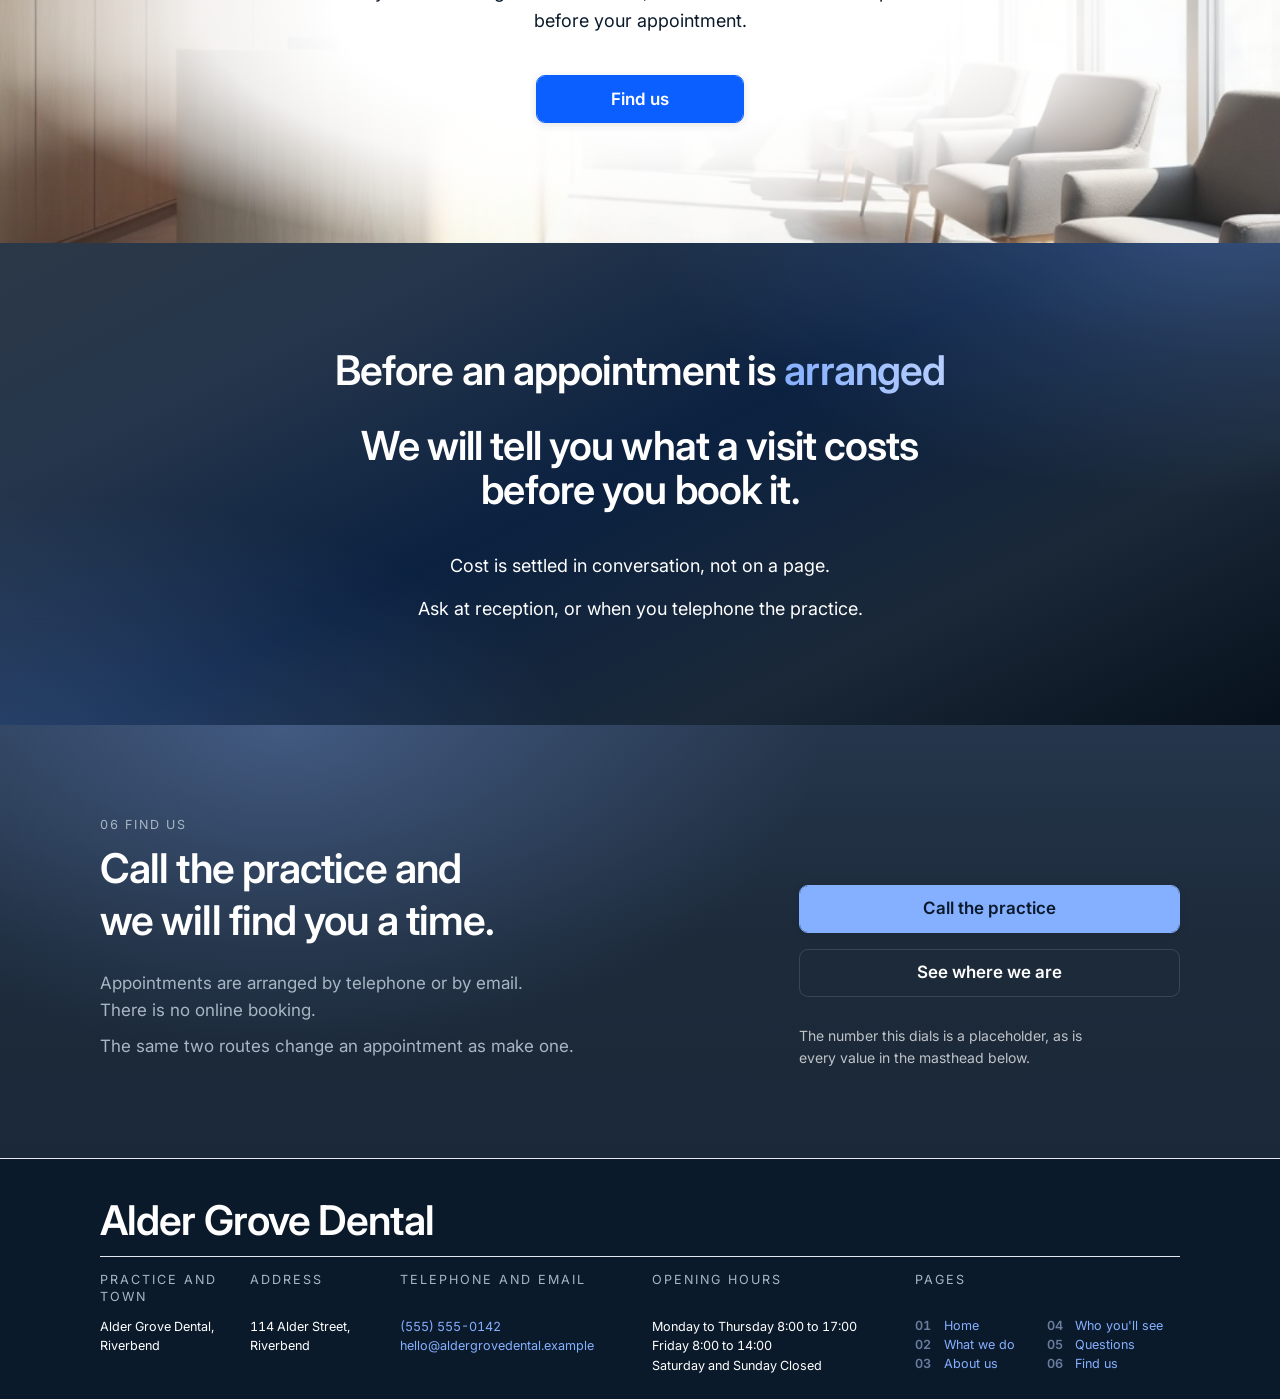
<file: v3/faq.html>
<!DOCTYPE html>
<html lang="en">
<head>
<meta charset="UTF-8">
<meta name="viewport" content="width=device-width, initial-scale=1">
<title>Dentistry FAQ, Riverbend - Alder Grove Dental</title>
<meta name="description" content="Dentistry questions and answers for Alder Grove Dental in Riverbend.">
<meta name="robots" content="noindex">

<link rel="icon" type="image/svg+xml" href="assets/favicon.svg">

<link rel="preconnect" href="https://fonts.googleapis.com">
<link rel="preconnect" href="https://fonts.gstatic.com" crossorigin>
<link rel="stylesheet" href="https://fonts.googleapis.com/css2?family=Inter:wght@400;500;600;700&family=Fraunces:opsz,wght@9..144,400..700&display=swap">
<link rel="stylesheet" href="design-system/stomatology-tokens.css?v=92e05074">
  <link rel="stylesheet" href="design-system/stomatology-chrome.css?v=a64a15a1">
  <link rel="stylesheet" href="design-system/stomatology-structural.css?v=3252024a">
  <link rel="stylesheet" href="design-system/brand-card-standard.css?v=6e073ad8">
<link rel="stylesheet" href="design-system/page-faq.css?v=6b943605">
</head>
<body>
<a class="cc-skip" href="#main">Skip to content</a>

<header class="cc-bar surface-dark" id="cc-bar">
  <div class="cc-bar__in">

    <a class="cc-brand" href="index.html">
      <span class="cc-brand__name">Alder Grove Dental</span>
      <span class="cc-brand__rule" aria-hidden="true"></span>
    </a>

    <nav class="cc-nav" aria-label="Primary">

      <div class="cc-nav__item">
        <a class="cc-link is-active" href="index.html"><span class="cc-num">01</span> <span class="cc-link__label">Home</span></a>
      </div>

      
      <div class="cc-nav__item" data-menu>
        
        <a class="cc-link" href="services.html" aria-haspopup="true" aria-expanded="false" aria-controls="cc-index-services"><span class="cc-num">02</span> <span class="cc-link__label">What we do</span></a>
        <div class="cc-panel cc-panel--index surface-dark" id="cc-index-services" role="region" aria-label="What we do, contents">
          <div class="cc-panel__in cc-idx">
            <div class="cc-idx__list">
              <p class="cc-idx__head"><span class="cc-num">02</span> <b>What we do</b> <span class="cc-idx__kicker">contents</span></p>

              <a class="cc-idx__row" href="services.html#s2-why-this-area-wedge">
                <span class="cc-idx__n">02.1</span>
                <span><span class="cc-idx__t">Why this area</span><span class="cc-idx__s">What the practice takes on, and why.</span></span>
              </a>
              <a class="cc-idx__row" href="services.html#s3-sub-area-blocks">
                <span class="cc-idx__n">02.2</span>
                <span><span class="cc-idx__t">The areas of work</span><span class="cc-idx__s">Set out one block at a time.</span></span>
              </a>
              <a class="cc-idx__row" href="services.html#s4-cross-link-rail">
                <span class="cc-idx__n">02.3</span>
                <span><span class="cc-idx__t">Related pages</span><span class="cc-idx__s">Where this page hands you on.</span></span>
              </a>
              <a class="cc-idx__row" href="services.html#s5-routing-band">
                <span class="cc-idx__n">02.4</span>
                <span><span class="cc-idx__t">Where to go next</span><span class="cc-idx__s">If you are not sure what you need.</span></span>
              </a>
              <a class="cc-idx__row" href="services.html#s6-where-the-work-happens">
                <span class="cc-idx__n">02.5</span>
                <span><span class="cc-idx__t">Where the work happens</span><span class="cc-idx__s">The rooms, and what is in them.</span></span>
              </a>
            </div>

            
            <a class="cc-feat" href="index.html#s4-inclusion-value">
              <img class="cc-feat__img" src="assets/image-corridor.jpg" alt="" loading="lazy">
              <span class="cc-feat__grade" aria-hidden="true"></span>
              <div class="cc-feat__body">
                <p class="cc-feat__eyebrow">Before you come in</p>
                
                <p class="cc-feat__line">What is included, set out before you are in the chair.</p>
              </div>
            </a>
          </div>
        </div>
      </div>

      <div class="cc-nav__item">
        <a class="cc-link" href="about.html"><span class="cc-num">03</span> <span class="cc-link__label">About us</span></a>
      </div>

      <div class="cc-nav__item">
        <a class="cc-link" href="team.html"><span class="cc-num">04</span> <span class="cc-link__label">Who you'll see</span></a>
      </div>

      
      <div class="cc-nav__item" data-menu>
        
        <a class="cc-link" href="faq.html" aria-haspopup="true" aria-expanded="false" aria-controls="cc-drop-faq"><span class="cc-num">05</span> <span class="cc-link__label">Questions</span></a>
        <div class="cc-panel cc-drop surface-dark" id="cc-drop-faq" role="region" aria-label="Questions, contents">
          <div class="cc-panel__in">
            <a class="cc-drop__item" href="faq.html#s4-objection-faq"><span class="cc-idx__n">05.1</span><span><span class="cc-idx__t">The questions themselves</span><span class="cc-drop__sub">What to raise on the telephone, and what to raise in the room.</span></span></a>
            <a class="cc-drop__item" href="faq.html#s3-sub-area-blocks"><span class="cc-idx__n">05.2</span><span><span class="cc-idx__t">The practical answers</span><span class="cc-drop__sub">Where we are, when we are open, how to reach us.</span></span></a>
            <a class="cc-drop__item" href="faq.html#s7-cost-posture"><span class="cc-idx__n">05.3</span><span><span class="cc-idx__t">On cost</span><span class="cc-drop__sub">How the practice talks about what things cost.</span></span></a>
          </div>
        </div>
      </div>

      <div class="cc-nav__item">
        <a class="cc-link" href="contact.html"><span class="cc-num">06</span> <span class="cc-link__label">Find us</span></a>
      </div>
    </nav>

    
    <a class="cc-tel" href="tel:+15555550142">
      <span class="cc-tel__num">(555) 555-0142</span>
    </a>

    <button class="site-header__hamburger" type="button"
            aria-label="Open menu" aria-controls="mobile-drawer" aria-expanded="false">
      <span aria-hidden="true"></span>
    </button>
  </div>
</header>

<div class="cc-scrim" id="cc-scrim" hidden></div>

<aside id="mobile-drawer" class="surface-dark" aria-hidden="true" aria-label="Menu">

  <div class="cc-drawer__head">
    <button class="cc-drawer__close" type="button" aria-label="Close menu">&times;</button>
  </div>

  <nav class="cc-drawer__nav" aria-label="Primary, mobile">
    <a class="cc-drawer__link" href="index.html"><span class="cc-num">01</span> <span class="cc-link__label">Home</span></a>

    <div class="cc-drawer__group">
      <button class="cc-drawer__sum" type="button" aria-expanded="false"><span class="cc-num">02</span> <span class="cc-link__label">What we do</span></button>
      <div class="cc-drawer__sub">
        <a href="services.html#s2-why-this-area-wedge">02.1 Why this area</a>
        <a href="services.html#s3-sub-area-blocks">02.2 The areas of work</a>
        <a href="services.html#s4-cross-link-rail">02.3 Related pages</a>
        <a href="services.html#s5-routing-band">02.4 Where to go next</a>
        <a href="services.html#s6-where-the-work-happens">02.5 Where the work happens</a>
      </div>
    </div>

    <a class="cc-drawer__link" href="about.html"><span class="cc-num">03</span> <span class="cc-link__label">About us</span></a>
    <a class="cc-drawer__link" href="team.html"><span class="cc-num">04</span> <span class="cc-link__label">Who you'll see</span></a>

    <div class="cc-drawer__group">
      <button class="cc-drawer__sum" type="button" aria-expanded="false"><span class="cc-num">05</span> <span class="cc-link__label">Questions</span></button>
      <div class="cc-drawer__sub">
        <a href="faq.html#s4-objection-faq">05.1 The questions themselves</a>
        <a href="faq.html#s3-sub-area-blocks">05.2 The practical answers</a>
        <a href="faq.html#s7-cost-posture">05.3 On cost</a>
      </div>
    </div>

    <a class="cc-drawer__link" href="contact.html"><span class="cc-num">06</span> <span class="cc-link__label">Find us</span></a>
  </nav>

  
  <div class="cc-drawer__cta drawer-cta">
    <a class="hp-go hp-go--solid" href="tel:+15555550142">Call the practice</a>
  </div>
</aside>

<main id="main">


<section class="hp-band hp-band--hero hero-category-outcome" id="s1-hero-category-outcome">
  <div class="container container--full">
    <div class="row">
      <div class="col col--full">
        <div class="hp-ground hp-ground--photo hp-ground--ink surface-dark">
    <div class="hp-photo">
      
      
      
      <img class="hp-photo__img" src="assets/faq-hero-instruments-v7.jpg" width="2240" height="960" loading="eager" fetchpriority="high" decoding="sync" alt="Generated image standing in for practice photography: four polished dental instruments laid out on a white sterile tray.">
      <span class="hp-photo__scrim"></span>
      <span class="hp-photo__edge"></span>
    </div>
    <div class="hp-wrap">
      <div class="hp-textzone">
        
        
        <h1 class="hp-h1 hp-rise" style="--hp-i:0"><span class="hp-key">Dentistry FAQ</span>, Riverbend</h1>
        
        <p class="hp-lead hp-rise" style="--hp-i:1">Practical questions about coming here, answered in <span class="hp-nb">plain words</span>.</p>
      </div>
    </div>
  </div>
      </div>
    </div>
  </div>
</section>

<section class="hp-band why-this-area-wedge" id="s2-why-this-area-wedge">
  <div class="container container--full">
    <div class="row">
      <div class="col col--full">
        <div class="hp-ground hp-ground--paper hp-clinic">
    <div class="hp-wrap">
      <div class="hp-head hp-reveal" style="--hp-i:0">
        
        <h2 class="hp-h2">Before you <span class="hp-key">call</span></h2>
      </div>
      
      <div class="hp-tl hp-reveal" style="--hp-i:1">
        <span class="hp-tl__rail" aria-hidden="true">
          <span class="hp-tl__seg hp-tl__seg--1"><span class="hp-tl__fill hp-draw" style="--hp-i:0"></span></span>
          <span class="hp-tl__seg hp-tl__seg--2"><span class="hp-tl__fill hp-draw" style="--hp-i:1"></span></span>
        </span>
        <ol class="hp-timeline">
          <li class="hp-step hp-reveal" style="--hp-i:0" tabindex="0">
            <div class="hp-step__card">
              <span class="hp-tl__icon" aria-hidden="true"><span class="hp-tl__n">1</span></span>
              
              <p class="hp-step__line">A first appointment examines your <span class="hp-nb">teeth and gums</span>.</p>
            </div>
          </li>
          <li class="hp-step hp-reveal" style="--hp-i:1" tabindex="0">
            <div class="hp-step__card">
              <span class="hp-tl__icon" aria-hidden="true"><span class="hp-tl__n">2</span></span>
              <p class="hp-step__line">Bring a list of any medicines you are <span class="hp-nb">taking with you</span>.</p>
            </div>
          </li>
          <li class="hp-step hp-reveal" style="--hp-i:2" tabindex="0">
            <div class="hp-step__card">
              <span class="hp-tl__icon" aria-hidden="true"><span class="hp-tl__n">3</span></span>
              <p class="hp-step__line">Tell reception anything we should know before we start.</p>
            </div>
          </li>
        </ol>
      </div>
    </div>
  </div>
      </div>
    </div>
  </div>
</section>

<section class="hp-band sub-area-blocks" id="s3-sub-area-blocks">
  <div class="container container--full">
    <div class="row">
      <div class="col col--full">
        <div class="hp-ground hp-ground--grad surface-dark">
    <div class="hp-wrap">
      <div class="hp-head hp-reveal" style="--hp-i:0">
        
        <h2 class="hp-h2"><span class="hp-key">Answers</span> to the practical questions</h2>
      </div>
      <ul class="hp-faqs hp-reveal" style="--hp-i:1">
        <li>
            <details class="hp-faq" id="faq-1">
              <summary class="hp-faq__q"><h3>Where are you?</h3></summary>
              
          
          
          
          <p class="hp-faq__a"><span class="hp-street">114&nbsp;Alder&nbsp;Street</span>, Riverbend.</p>
            </details>
          </li>
        <li>
            <details class="hp-faq" id="faq-2">
              <summary class="hp-faq__q"><h3>What are your opening hours?</h3></summary>
              
          
          
          
          <p class="hp-faq__a"><span class="hp-hours__span">Mon-Thu&nbsp;8:00-17:00</span>. <span class="hp-hours__span">Fri&nbsp;8:00-14:00</span>.</p>
            </details>
          </li>
        <li>
            <details class="hp-faq" id="faq-3">
              <summary class="hp-faq__q"><h3>How do I get in touch?</h3></summary>
              
          
          
          <p class="hp-faq__a">By telephone on
            
            <a class="hp-tel" href="tel:5555550142">(555)&nbsp;555-0142</a>, or by email at
            
            <a class="hp-mail" href="mailto:hello@aldergrovedental.example">hello@aldergrovedental.example</a>.</p>
            </details>
          </li>
        <li>
            <details class="hp-faq" id="faq-4">
              <summary class="hp-faq__q"><h3>How do I make an appointment?</h3></summary>
              
          
          
          <p class="hp-faq__a">By telephone or by email. There is no <span class="hp-nb">online booking</span>.</p>
            </details>
          </li>
        <li>
            <details class="hp-faq" id="faq-5">
              <summary class="hp-faq__q"><h3>Who do I ask about parking?</h3></summary>
              
          
          
          <p class="hp-faq__a">Reception, by telephone or by email, <span class="hp-nb">when you book</span>.</p>
            </details>
          </li>
        <li>
            <details class="hp-faq" id="faq-6">
              <summary class="hp-faq__q"><h3>Can I change an appointment?</h3></summary>
              
          
          
          <p class="hp-faq__a">By telephone or by email, the same way <span class="hp-nb">it was made</span>.</p>
            </details>
          </li>
      </ul>
    </div>
  </div>
      </div>
    </div>
  </div>
</section>

<section class="hp-band objection-faq" id="s4-objection-faq">
  <div class="container container--full">
    <div class="row">
      <div class="col col--full">
        <div class="hp-ground hp-ground--paper2 hp-clinic">
    <div class="hp-wrap">
      <div class="hp-head hp-reveal" style="--hp-i:0">
        
        <h2 class="hp-h2">Questions for <span class="hp-key">the&nbsp;appointment</span></h2>
      </div>
      <div class="hp-panel hp-reveal" style="--hp-i:1">
        
        
        <p class="hp-wedge">Anything about <span class="hp-em">your own teeth</span> is for <span class="hp-em">the appointment itself</span>. Raise it <span class="hp-em">when you book</span>, or in the treatment room.</p>
      </div>
    </div>
  </div>
      </div>
    </div>
  </div>
</section>

<section class="hp-band hp-band--rail cross-link-rail" id="s5-cross-link-rail">
  <div class="container container--full">
    <div class="row">
      <div class="col col--full">
        <div class="hp-ground hp-ground--paper2">
    <div class="hp-wrap">
      <div class="hp-head hp-reveal" style="--hp-i:0">
        
        <h2 class="hp-h2">More about <span class="hp-key">the&nbsp;practice</span></h2>
      </div>
          
      <ul class="hp-rails">
        <li class="hp-reveal" style="--hp-i:1">
          <a class="hp-rail" href="services.html" style="--v3-flowphoto:url(&quot;../assets/dental-instruments-tray.jpg&quot;); --v3-flowphoto-pos:50% 44%">
            
            <p class="hp-rail__label">What we do</p>
            <p class="hp-rail__line">Plain names for <span class="hp-nb">the work</span>.</p>
            <span class="hp-rail__spacer" aria-hidden="true"></span>
          </a>
        </li>
        <li class="hp-reveal" style="--hp-i:2">
          <a class="hp-rail" href="team.html" style="--v3-flowphoto:url(&quot;../assets/dental-hands-consult.jpg&quot;); --v3-flowphoto-pos:50% 46%">
            
            <p class="hp-rail__label">Who you'll see</p>
            <p class="hp-rail__line">The people you'll meet.</p>
            <span class="hp-rail__spacer" aria-hidden="true"></span>
          </a>
        </li>
        <li class="hp-reveal" style="--hp-i:3">
          <a class="hp-rail" href="about.html" style="--v3-flowphoto:url(&quot;../assets/dental-clinic-warm.jpg&quot;); --v3-flowphoto-pos:50% 44%">
            
            <p class="hp-rail__label">About us</p>
            <p class="hp-rail__line">How a visit runs, and why.</p>
            <span class="hp-rail__spacer" aria-hidden="true"></span>
          </a>
        </li>
      </ul>
    </div>
  </div>
      </div>
    </div>
  </div>
</section>

<section class="hp-band hp-band--rail cross-link-rail routing-band" id="s6-routing-band">
  <div class="container container--full">
    <div class="row">
      <div class="col col--full">
        
        <div class="hp-ground hp-ground--paper hp-clinic" style="--hp-clinic-img:url(&quot;../assets/dental-clinic-reception.jpg&quot;)">
    <div class="hp-wrap">
      <div class="hp-head hp-reveal" style="--hp-i:0">
        
        <h2 class="hp-h2">Coming in for <span class="hp-key">the&nbsp;first&nbsp;time</span></h2>
      </div>
      
      <p class="hp-wedge hp-reveal" style="--hp-i:1">If you are coming for the first time, allow a few minutes at reception <span class="hp-nb">before your appointment</span>.</p>
      <p class="hp-gorow hp-reveal" style="--hp-i:2">
        
        <a class="hp-go hp-go--solid" href="contact.html">Find us</a>
      </p>
    </div>
  </div>
      </div>
    </div>
  </div>
</section>

<section class="hp-band cost-posture" id="s7-cost-posture">
  <div class="container container--full">
    <div class="row">
      <div class="col col--full">
        <div class="hp-ground hp-ground--grad surface-dark">
    <div class="hp-wrap">
      <div class="hp-head hp-reveal" style="--hp-i:0">
        
        <h2 class="hp-h2">Before an appointment is <span class="hp-key">arranged</span></h2>
      </div>
      
      <p class="hp-stance hp-reveal" style="--hp-i:1">We will tell you what a visit costs <span class="hp-nb">before you book it</span>.</p>
      
      <ul class="hp-closing hp-reveal" style="--hp-i:2">
        <li class="hp-closing__line">Cost is settled in conversation, <span class="hp-nb">not on a page</span>.</li>
        <li class="hp-closing__line">Ask at reception, or when you telephone the practice.</li>
      </ul>
    </div>
  </div>
      </div>
    </div>
  </div>
</section>
</main>

  <section class="cc-closing precta surface-dark">
    <div class="cc-closing__in">
      <div>
        <p class="cc-closing__eyebrow">06 Find us</p>
        <h2>Call the practice and we will find you a time.</h2>
        
        
        <p>Appointments are arranged by telephone or by email.<br>There is no online booking.</p>
        <p>The same two routes change an appointment as make one.</p>
      </div>
      <div class="cc-acts">
        <a class="hp-go hp-go--solid" href="tel:+15555550142">Call the practice</a>
        <a class="hp-go hp-go--quiet" href="contact.html">See where we are</a>
        <small>The number this dials is a placeholder, as is every value in the masthead below.</small>
      </div>
    </div>
  </section>


<footer class="cc-foot surface-dark">
  <div class="cc-foot__in">

    <p class="cc-foot__mark">Alder Grove Dental</p>

    
    <div class="cc-mast">
      <div>
        <span class="cc-mast__k">Practice and town</span>
        <p class="cc-mast__v">Alder Grove Dental, Riverbend</p>
      </div>
      <div>
        <span class="cc-mast__k">Address</span>
        <p class="cc-mast__v">114 Alder Street, Riverbend</p>
      </div>
      <div>
        <span class="cc-mast__k">Telephone and email</span>
        <p class="cc-mast__v"><a class="cc-a" href="tel:+15555550142">(555) 555-0142</a><br><a class="cc-a" href="mailto:hello@aldergrovedental.example">hello@aldergrovedental.example</a></p>
      </div>
      <div>
        <span class="cc-mast__k">Opening hours</span>
        <p class="cc-mast__v">Monday to Thursday 8:00 to 17:00<br>Friday 8:00 to 14:00<br>Saturday and Sunday Closed</p>
      </div>
      
      <div class="cc-mast__pages">
        <span class="cc-mast__k">Pages</span>
        <ul class="cc-mast__list">
          <li><a class="cc-a" href="index.html"><span class="cc-num">01</span> Home</a></li>
          <li><a class="cc-a" href="services.html"><span class="cc-num">02</span> What we do</a></li>
          <li><a class="cc-a" href="about.html"><span class="cc-num">03</span> About us</a></li>
          <li><a class="cc-a" href="team.html"><span class="cc-num">04</span> Who you'll see</a></li>
          <li><a class="cc-a" href="faq.html"><span class="cc-num">05</span> Questions</a></li>
          <li><a class="cc-a" href="contact.html"><span class="cc-num">06</span> Find us</a></li>
        </ul>
      </div>
      <div class="cc-mast__record">
        <span class="cc-mast__k">The record</span>
        <p class="cc-mast__v">Nothing above is a fact about a real practice. The practice name, the town, the address, the telephone number, the email address and the opening hours are all placeholders. Replace each one before this site is published.</p>
      </div>
    </div>

    
    <div class="cc-foot__bar">
      <p class="cc-foot__legal">Six pages, a closed set. Booking by telephone or by email only.</p>
    </div>

  </div>
</footer>

<script>
/* ---------------------------------------------------------------------------
   (c) of the hover-intent contract: a close-delay cleared on re-enter, so a
   diagonal traverse from the trigger into the panel never collapses it. (a) and
   (b) are CSS above: one shared hover scope, and a bridge across the seam.
   Keyboard: click toggles, Escape closes and returns focus to the trigger.
   --------------------------------------------------------------------------- */
(function () {
  var CLOSE_DELAY = 240;

  document.querySelectorAll('[data-menu]').forEach(function (item) {
    var trigger = item.querySelector('.cc-link[aria-haspopup]');
    var timer = null;

    function open() { clearTimeout(timer); item.classList.add('is-open'); trigger.setAttribute('aria-expanded', 'true'); }
    function close() { item.classList.remove('is-open'); trigger.setAttribute('aria-expanded', 'false'); }
    function closeSoon() { clearTimeout(timer); timer = setTimeout(close, CLOSE_DELAY); }

    item.addEventListener('mouseenter', open);
    item.addEventListener('mouseleave', closeSoon);

    /* BATCH 5 ITEM 10. The "What we do" trigger is now an <a href> rather than a <button>,
       so a click on it must be allowed to navigate. preventDefault is called only for a
       trigger that has nowhere to go; a link toggles nothing and follows its href. */
    var isLink = trigger.tagName === 'A' && trigger.getAttribute('href');
    trigger.addEventListener('click', function (e) {
      if (isLink) { return; }
      e.preventDefault();
      if (item.classList.contains('is-open')) { close(); } else { open(); }
    });

    /* ...which would have taken the panel away from the keyboard, because Enter on a link
       navigates instead of toggling. Focus opens it instead, and moving focus out of the
       item closes it. relatedTarget is the element focus is going TO, so the containment
       test is what stops the panel collapsing while focus walks between its own rows. */
    item.addEventListener('focusin', open);
    item.addEventListener('focusout', function (e) {
      if (!item.contains(e.relatedTarget)) { closeSoon(); }
    });

    item.addEventListener('keydown', function (e) {
      if (e.key === 'Escape') { close(); trigger.focus(); }
    });
  });

  /* the scroll state: the bar TIGHTENS once there is content behind it. */
  var bar = document.getElementById('cc-bar');
  function onScroll() { bar.classList.toggle('is-tight', window.scrollY > 40); }
  addEventListener('scroll', onScroll, { passive: true });
  onScroll();

  /* the drawer, on the canonical contract the functional gate drives. */
  var burger = document.querySelector('.site-header__hamburger');
  var drawer = document.getElementById('mobile-drawer');
  var scrim = document.getElementById('cc-scrim');
  var closeBtn = drawer.querySelector('.cc-drawer__close');

  function setDrawer(on) {
    drawer.setAttribute('aria-hidden', on ? 'false' : 'true');
    burger.setAttribute('aria-expanded', on ? 'true' : 'false');
    scrim.hidden = !on;
    scrim.classList.toggle('is-on', on);
    document.body.style.overflow = on ? 'hidden' : '';
    if (on) { closeBtn.focus(); } else { burger.focus(); }
  }
  burger.addEventListener('click', function () { setDrawer(drawer.getAttribute('aria-hidden') === 'true'); });
  closeBtn.addEventListener('click', function () { setDrawer(false); });
  scrim.addEventListener('click', function () { setDrawer(false); });
  addEventListener('keydown', function (e) {
    if (e.key === 'Escape' && drawer.getAttribute('aria-hidden') === 'false') { setDrawer(false); }
  });

  /* the drawer accordions. The marker is CSS, so each button's text stays exactly
     its header twin's label and the nav-consistency gate stays satisfied. */
  drawer.querySelectorAll('.cc-drawer__sum').forEach(function (sum) {
    sum.addEventListener('click', function () {
      var on = sum.parentElement.classList.toggle('is-open');
      sum.setAttribute('aria-expanded', on ? 'true' : 'false');
    });
  });

  /* THE APPOINTMENT TIMELINE draws its rail and brings its steps in on entry.
     PROGRESSIVE ENHANCEMENT, deliberately: the CSS resting state IS the finished
     state, so with no script, no observer, or reduced motion honoured, the rail is
     already drawn and all three steps are already readable. This only adds the class
     that replays it as an arrival. Nothing is hidden waiting for JavaScript, which is
     the handoff's requirement that the interaction stay understandable without it. */
  var tls = document.querySelectorAll('.hp-tl');
  if (tls.length) {
    if (!('IntersectionObserver' in window)) {
      tls.forEach(function (tl) { tl.classList.add('is-in'); });
    } else {
      var io = new IntersectionObserver(function (entries) {
        entries.forEach(function (e) {
          if (!e.isIntersecting) return;
          e.target.classList.add('is-in');
          io.unobserve(e.target);
        });
      }, { threshold: 0.28, rootMargin: '0px 0px -8% 0px' });
      tls.forEach(function (tl) { io.observe(tl); });
    }
  }
})();
</script>
</body>
</html>
</file>
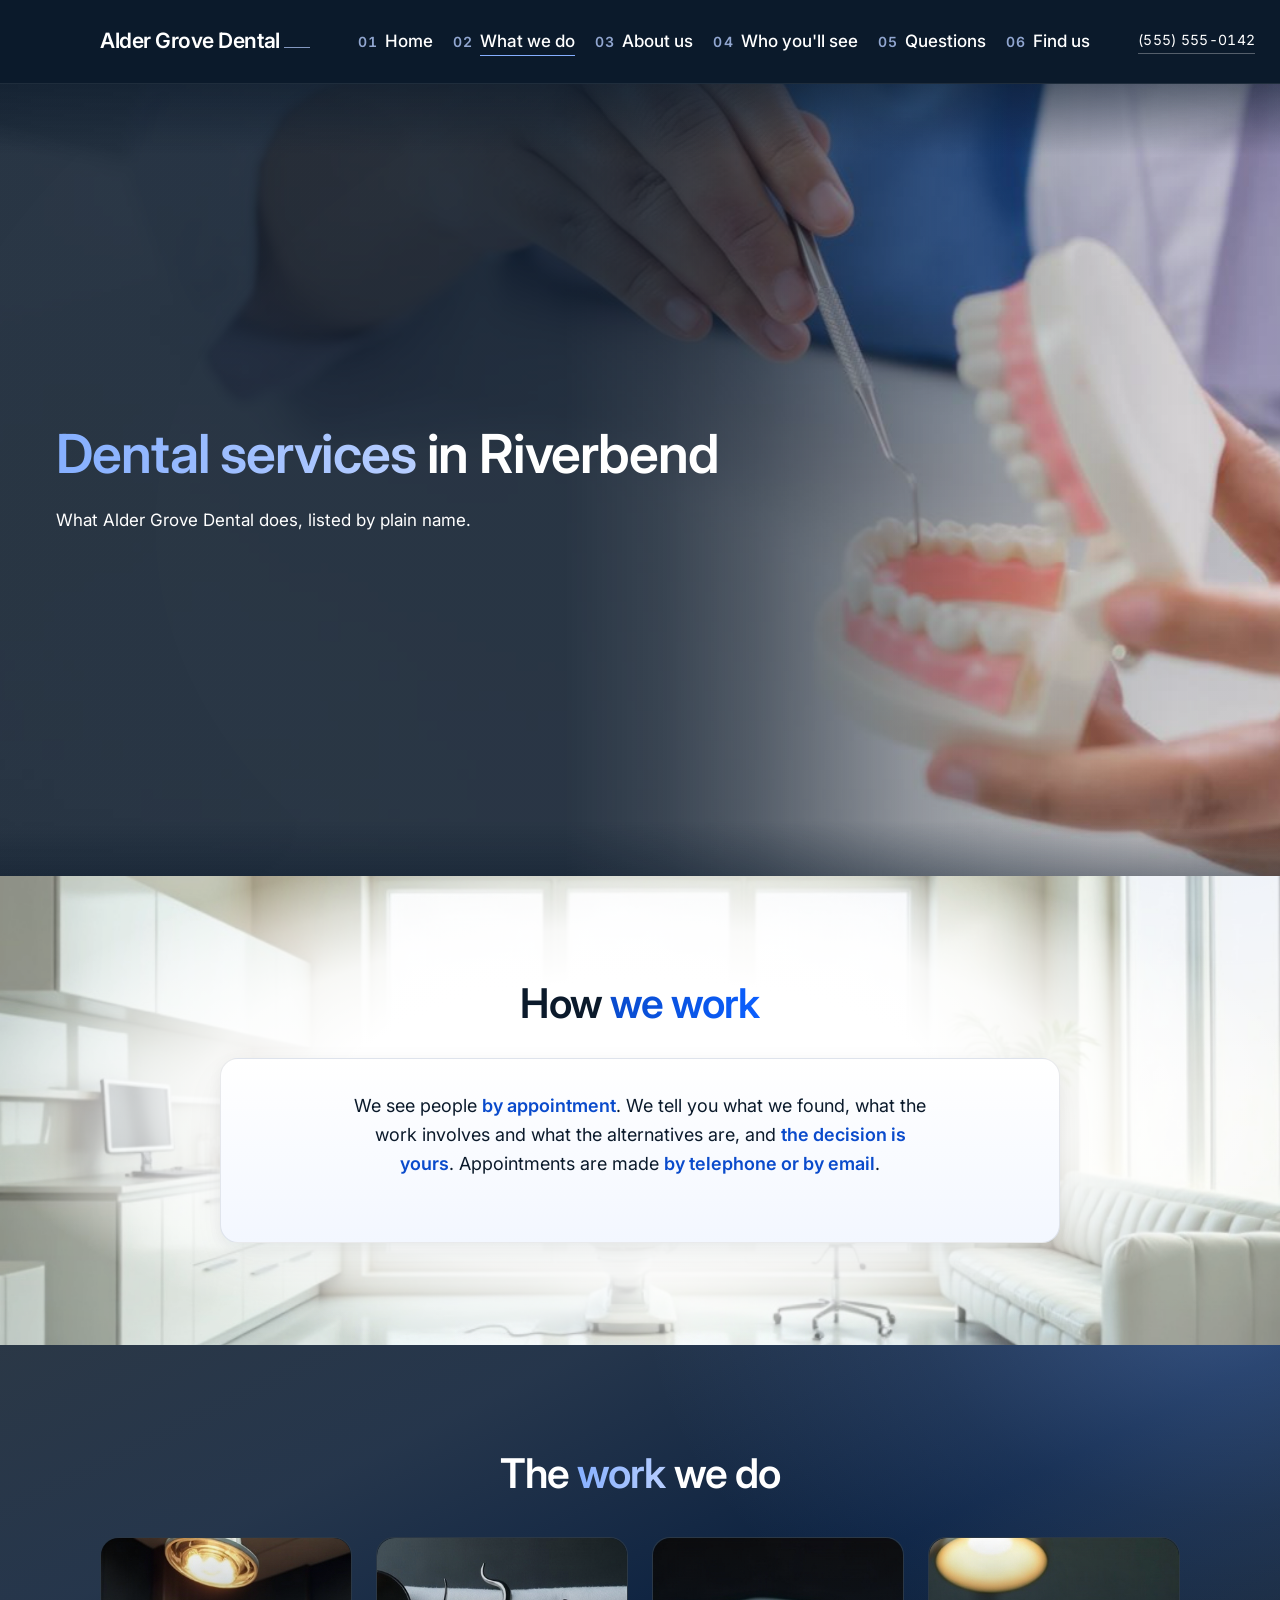
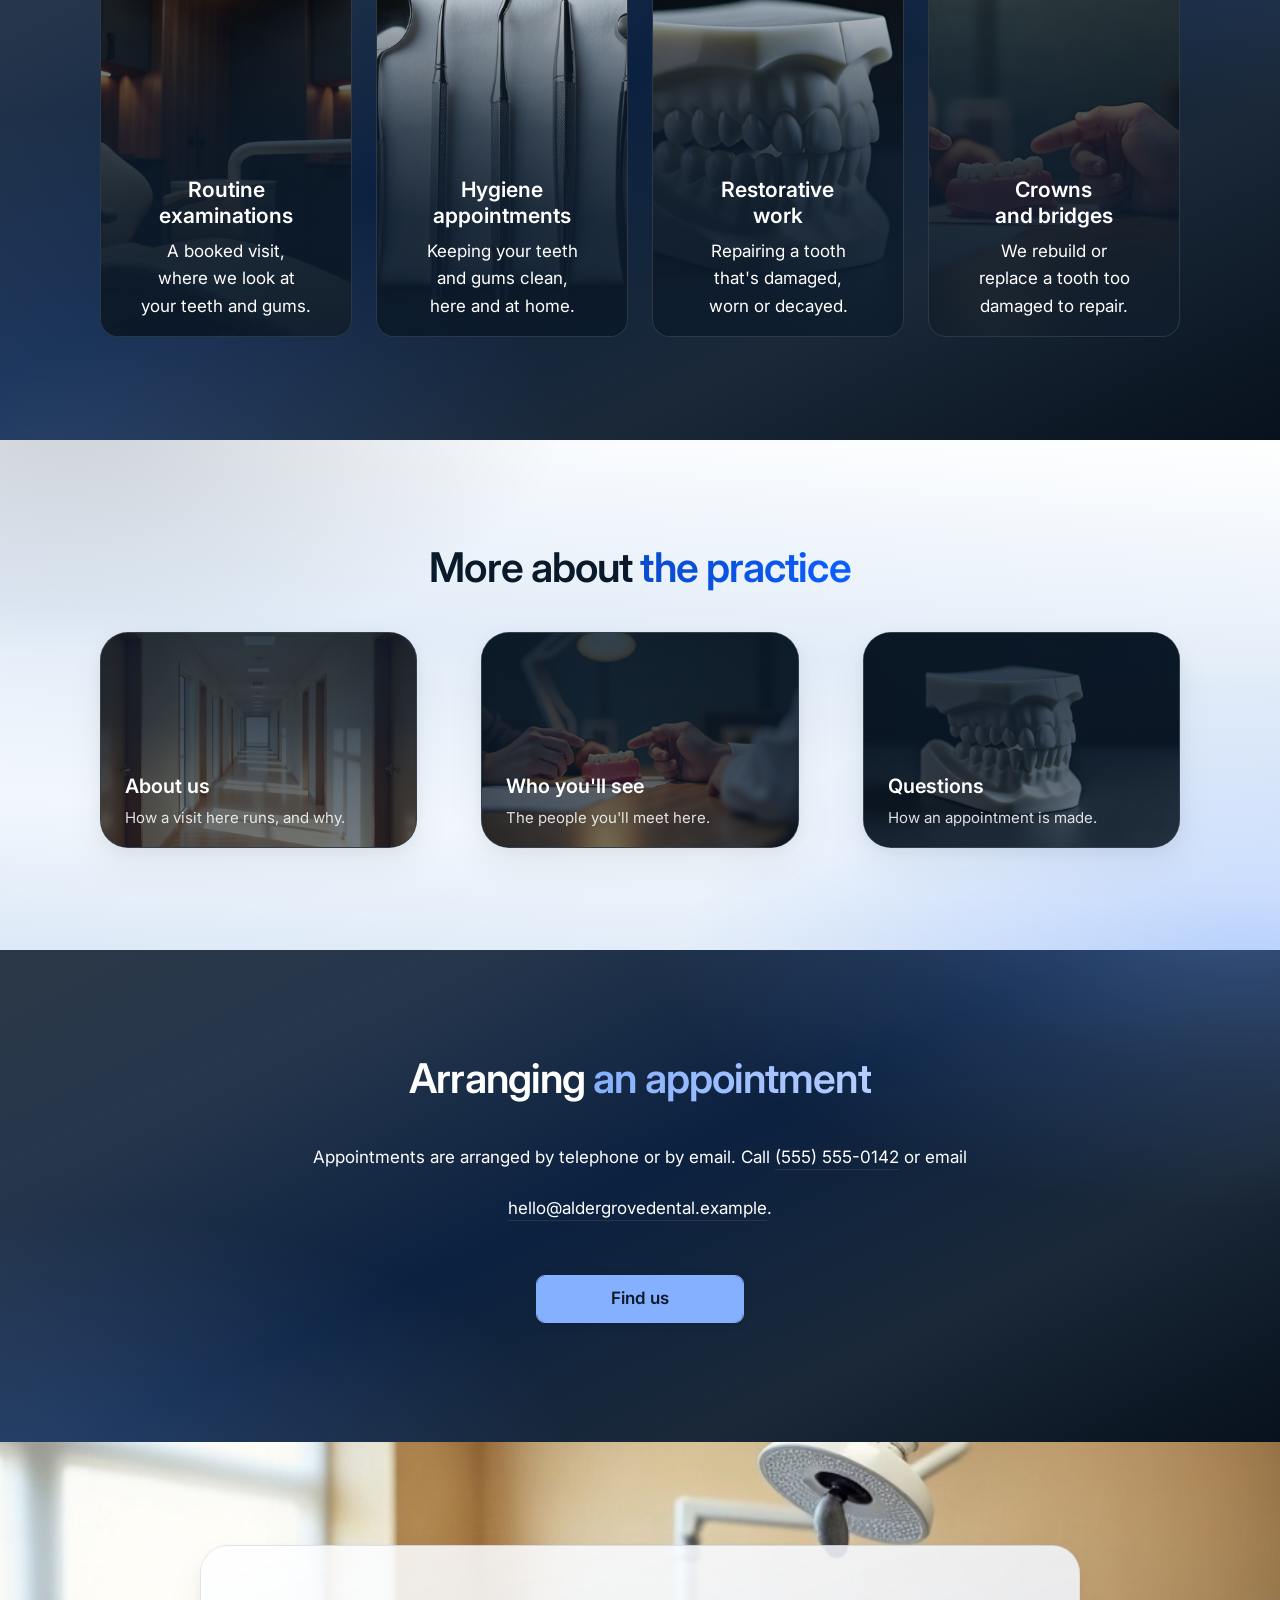
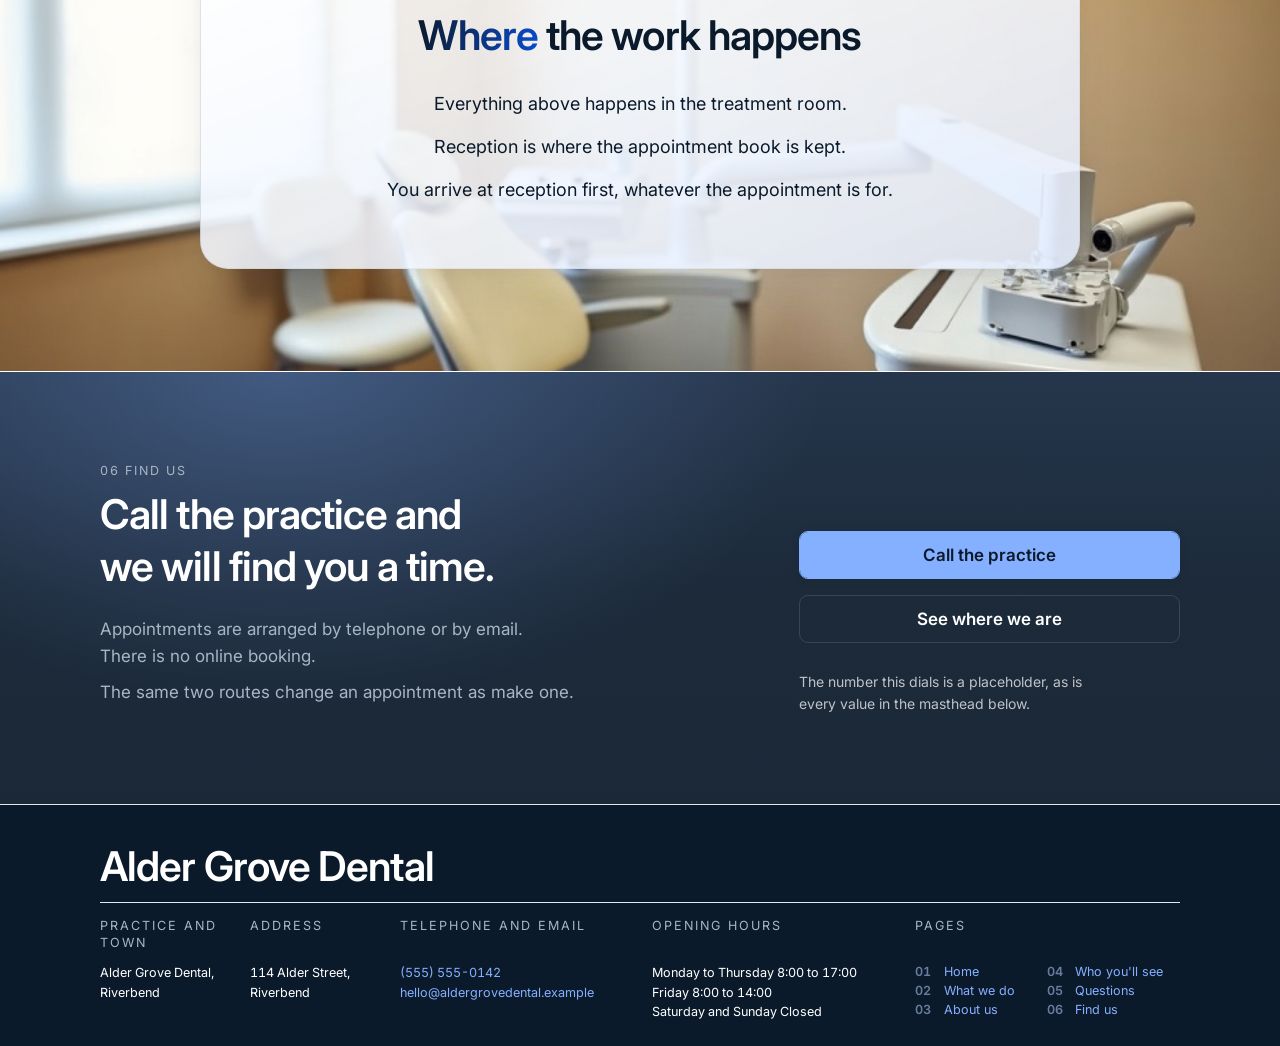
<file: v3/services.html>
<!DOCTYPE html>
<html lang="en">
<head>
<meta charset="UTF-8">
<meta name="viewport" content="width=device-width, initial-scale=1">
<title>Dental services in Riverbend - Alder Grove Dental</title>
<meta name="description" content="Dental services at Alder Grove Dental in Riverbend, listed by plain name.">
<meta name="robots" content="noindex">

<link rel="icon" type="image/svg+xml" href="assets/favicon.svg">

<link rel="preconnect" href="https://fonts.googleapis.com">
<link rel="preconnect" href="https://fonts.gstatic.com" crossorigin>
<link rel="stylesheet" href="https://fonts.googleapis.com/css2?family=Inter:wght@400;500;600;700&family=Fraunces:opsz,wght@9..144,400..700&display=swap">
<link rel="stylesheet" href="design-system/stomatology-tokens.css?v=92e05074">
  <link rel="stylesheet" href="design-system/stomatology-chrome.css?v=a64a15a1">
  <link rel="stylesheet" href="design-system/stomatology-structural.css?v=3252024a">
  <link rel="stylesheet" href="design-system/brand-card-standard.css?v=6e073ad8">
<link rel="stylesheet" href="design-system/page-services.css?v=029455f2">
</head>
<body>
<a class="cc-skip" href="#main">Skip to content</a>

<header class="cc-bar surface-dark" id="cc-bar">
  <div class="cc-bar__in">

    <a class="cc-brand" href="index.html">
      <span class="cc-brand__name">Alder Grove Dental</span>
      <span class="cc-brand__rule" aria-hidden="true"></span>
    </a>

    <nav class="cc-nav" aria-label="Primary">

      <div class="cc-nav__item">
        <a class="cc-link is-active" href="index.html"><span class="cc-num">01</span> <span class="cc-link__label">Home</span></a>
      </div>

      
      <div class="cc-nav__item" data-menu>
        
        <a class="cc-link" href="services.html" aria-haspopup="true" aria-expanded="false" aria-controls="cc-index-services"><span class="cc-num">02</span> <span class="cc-link__label">What we do</span></a>
        <div class="cc-panel cc-panel--index surface-dark" id="cc-index-services" role="region" aria-label="What we do, contents">
          <div class="cc-panel__in cc-idx">
            <div class="cc-idx__list">
              <p class="cc-idx__head"><span class="cc-num">02</span> <b>What we do</b> <span class="cc-idx__kicker">contents</span></p>

              <a class="cc-idx__row" href="services.html#s2-why-this-area-wedge">
                <span class="cc-idx__n">02.1</span>
                <span><span class="cc-idx__t">Why this area</span><span class="cc-idx__s">What the practice takes on, and why.</span></span>
              </a>
              <a class="cc-idx__row" href="services.html#s3-sub-area-blocks">
                <span class="cc-idx__n">02.2</span>
                <span><span class="cc-idx__t">The areas of work</span><span class="cc-idx__s">Set out one block at a time.</span></span>
              </a>
              <a class="cc-idx__row" href="services.html#s4-cross-link-rail">
                <span class="cc-idx__n">02.3</span>
                <span><span class="cc-idx__t">Related pages</span><span class="cc-idx__s">Where this page hands you on.</span></span>
              </a>
              <a class="cc-idx__row" href="services.html#s5-routing-band">
                <span class="cc-idx__n">02.4</span>
                <span><span class="cc-idx__t">Where to go next</span><span class="cc-idx__s">If you are not sure what you need.</span></span>
              </a>
              <a class="cc-idx__row" href="services.html#s6-where-the-work-happens">
                <span class="cc-idx__n">02.5</span>
                <span><span class="cc-idx__t">Where the work happens</span><span class="cc-idx__s">The rooms, and what is in them.</span></span>
              </a>
            </div>

            
            <a class="cc-feat" href="index.html#s4-inclusion-value">
              <img class="cc-feat__img" src="assets/image-corridor.jpg" alt="" loading="lazy">
              <span class="cc-feat__grade" aria-hidden="true"></span>
              <div class="cc-feat__body">
                <p class="cc-feat__eyebrow">Before you come in</p>
                
                <p class="cc-feat__line">What is included, set out before you are in the chair.</p>
              </div>
            </a>
          </div>
        </div>
      </div>

      <div class="cc-nav__item">
        <a class="cc-link" href="about.html"><span class="cc-num">03</span> <span class="cc-link__label">About us</span></a>
      </div>

      <div class="cc-nav__item">
        <a class="cc-link" href="team.html"><span class="cc-num">04</span> <span class="cc-link__label">Who you'll see</span></a>
      </div>

      
      <div class="cc-nav__item" data-menu>
        
        <a class="cc-link" href="faq.html" aria-haspopup="true" aria-expanded="false" aria-controls="cc-drop-faq"><span class="cc-num">05</span> <span class="cc-link__label">Questions</span></a>
        <div class="cc-panel cc-drop surface-dark" id="cc-drop-faq" role="region" aria-label="Questions, contents">
          <div class="cc-panel__in">
            <a class="cc-drop__item" href="faq.html#s4-objection-faq"><span class="cc-idx__n">05.1</span><span><span class="cc-idx__t">The questions themselves</span><span class="cc-drop__sub">What to raise on the telephone, and what to raise in the room.</span></span></a>
            <a class="cc-drop__item" href="faq.html#s3-sub-area-blocks"><span class="cc-idx__n">05.2</span><span><span class="cc-idx__t">The practical answers</span><span class="cc-drop__sub">Where we are, when we are open, how to reach us.</span></span></a>
            <a class="cc-drop__item" href="faq.html#s7-cost-posture"><span class="cc-idx__n">05.3</span><span><span class="cc-idx__t">On cost</span><span class="cc-drop__sub">How the practice talks about what things cost.</span></span></a>
          </div>
        </div>
      </div>

      <div class="cc-nav__item">
        <a class="cc-link" href="contact.html"><span class="cc-num">06</span> <span class="cc-link__label">Find us</span></a>
      </div>
    </nav>

    
    <a class="cc-tel" href="tel:+15555550142">
      <span class="cc-tel__num">(555) 555-0142</span>
    </a>

    <button class="site-header__hamburger" type="button"
            aria-label="Open menu" aria-controls="mobile-drawer" aria-expanded="false">
      <span aria-hidden="true"></span>
    </button>
  </div>
</header>

<div class="cc-scrim" id="cc-scrim" hidden></div>

<aside id="mobile-drawer" class="surface-dark" aria-hidden="true" aria-label="Menu">

  <div class="cc-drawer__head">
    <button class="cc-drawer__close" type="button" aria-label="Close menu">&times;</button>
  </div>

  <nav class="cc-drawer__nav" aria-label="Primary, mobile">
    <a class="cc-drawer__link" href="index.html"><span class="cc-num">01</span> <span class="cc-link__label">Home</span></a>

    <div class="cc-drawer__group">
      <button class="cc-drawer__sum" type="button" aria-expanded="false"><span class="cc-num">02</span> <span class="cc-link__label">What we do</span></button>
      <div class="cc-drawer__sub">
        <a href="services.html#s2-why-this-area-wedge">02.1 Why this area</a>
        <a href="services.html#s3-sub-area-blocks">02.2 The areas of work</a>
        <a href="services.html#s4-cross-link-rail">02.3 Related pages</a>
        <a href="services.html#s5-routing-band">02.4 Where to go next</a>
        <a href="services.html#s6-where-the-work-happens">02.5 Where the work happens</a>
      </div>
    </div>

    <a class="cc-drawer__link" href="about.html"><span class="cc-num">03</span> <span class="cc-link__label">About us</span></a>
    <a class="cc-drawer__link" href="team.html"><span class="cc-num">04</span> <span class="cc-link__label">Who you'll see</span></a>

    <div class="cc-drawer__group">
      <button class="cc-drawer__sum" type="button" aria-expanded="false"><span class="cc-num">05</span> <span class="cc-link__label">Questions</span></button>
      <div class="cc-drawer__sub">
        <a href="faq.html#s4-objection-faq">05.1 The questions themselves</a>
        <a href="faq.html#s3-sub-area-blocks">05.2 The practical answers</a>
        <a href="faq.html#s7-cost-posture">05.3 On cost</a>
      </div>
    </div>

    <a class="cc-drawer__link" href="contact.html"><span class="cc-num">06</span> <span class="cc-link__label">Find us</span></a>
  </nav>

  
  <div class="cc-drawer__cta drawer-cta">
    <a class="hp-go hp-go--solid" href="tel:+15555550142">Call the practice</a>
  </div>
</aside>

<main id="main">


<section class="hp-band hp-band--hero hero-category-outcome" id="s1-hero-category-outcome">
  <div class="container container--full">
    <div class="row">
      <div class="col col--full">
        <div class="hp-ground hp-ground--photo hp-ground--ink surface-dark">
    <div class="hp-photo">
      
      
      
      <img class="hp-photo__img" src="assets/services-hero-riverbend-v5.jpg" width="2000" height="667" loading="eager" fetchpriority="high" decoding="sync" alt="Stand-in image for practice photography: a wide view of a bright, clean dental treatment area.">
      <span class="hp-photo__scrim"></span>
      <span class="hp-photo__edge"></span>
    </div>
    <div class="hp-wrap">
      <div class="hp-textzone">
        
        
        <h1 class="hp-h1 hp-rise" style="--hp-i:0"><span class="hp-key">Dental services</span> in&nbsp;Riverbend</h1>
        
        
        <p class="hp-lead hp-rise" style="--hp-i:1">What <span class="hp-nb">Alder Grove Dental</span> does, listed by <span class="hp-nb">plain name</span>.</p>
      </div>
    </div>
  </div>
      </div>
    </div>
  </div>
</section>

<section class="hp-band why-this-area-wedge" id="s2-why-this-area-wedge">
  <div class="container container--full">
    <div class="row">
      <div class="col col--full">
        <div class="hp-ground hp-ground--paper hp-clinic">
    <div class="hp-wrap">
      <div class="hp-head hp-reveal" style="--hp-i:0">
        
        <h2 class="hp-h2">How <span class="hp-key">we&nbsp;work</span></h2>
      </div>
      <div class="hp-panel hp-reveal" style="--hp-i:1">
        
        
        <p class="hp-wedge">We see people <span class="hp-em">by appointment</span>. We tell you what we found, what the work involves and what the alternatives are, and <span class="hp-em">the decision is yours</span>. Appointments are made <span class="hp-em">by telephone or by email</span>.</p>
      </div>
    </div>
  </div>
      </div>
    </div>
  </div>
</section>

<section class="hp-band sub-area-blocks" id="s3-sub-area-blocks">
  <div class="container container--full">
    <div class="row">
      <div class="col col--full">
        <div class="hp-ground hp-ground--grad surface-dark">
    <div class="hp-wrap">
      <div class="hp-head hp-reveal" style="--hp-i:0">
        
        <h2 class="hp-h2">The <span class="hp-key">work</span> we do</h2>
      </div>
      <ul class="hp-services">
        <li class="hp-service hp-reveal" style="--hp-i:1">
          
          <img class="hp-cardphoto" src="assets/dental-hero-operatory.jpg" width="1024" height="576" loading="lazy" decoding="async" fetchpriority="low" alt="">
          <span class="hp-cardscrim"></span>
          <div class="hp-service__body">
            
            <h3 class="hp-service__name">Routine examinations</h3>
            
            <p class="hp-service__line">A booked visit, where we look at your teeth and gums.</p>
          </div>
        </li>
        <li class="hp-service hp-reveal" style="--hp-i:2">
          
          <img class="hp-cardphoto" src="assets/dental-instruments-tray.jpg" width="1024" height="576" loading="lazy" decoding="async" fetchpriority="low" alt="">
          <span class="hp-cardscrim"></span>
          <div class="hp-service__body">
            
            <h3 class="hp-service__name">Hygiene appointments</h3>
            
            <p class="hp-service__line">Keeping your teeth and gums clean, here and <span class="hp-nb">at home</span>.</p>
          </div>
        </li>
        <li class="hp-service hp-reveal" style="--hp-i:3">
          
          <img class="hp-cardphoto" src="assets/dental-model-teeth.jpg" width="1024" height="576" loading="lazy" decoding="async" fetchpriority="low" alt="">
          <span class="hp-cardscrim"></span>
          <div class="hp-service__body">
            
            <h3 class="hp-service__name">Restorative work</h3>
            
            <p class="hp-service__line">Repairing a tooth that's damaged, worn <span class="hp-nb">or decayed</span>.</p>
          </div>
        </li>
        <li class="hp-service hp-reveal" style="--hp-i:4">
          
          <img class="hp-cardphoto" src="assets/dental-hands-consult.jpg" width="1024" height="576" loading="lazy" decoding="async" fetchpriority="low" alt="">
          <span class="hp-cardscrim"></span>
          <div class="hp-service__body">
            
            <h3 class="hp-service__name">Crowns and bridges</h3>
            
            
            <p class="hp-service__line">We rebuild or replace a tooth too damaged to repair.</p>
          </div>
        </li>
      </ul>
    </div>
  </div>
      </div>
    </div>
  </div>
</section>

<section class="hp-band hp-band--rail cross-link-rail" id="s4-cross-link-rail">
  <div class="container container--full">
    <div class="row">
      <div class="col col--full">
        <div class="hp-ground hp-ground--paper2">
    <div class="hp-wrap">
      <div class="hp-head hp-reveal" style="--hp-i:0">
        
        <h2 class="hp-h2">More about <span class="hp-key">the&nbsp;practice</span></h2>
      </div>
      <ul class="hp-rails">
        <li class="hp-reveal" style="--hp-i:1">
          
          <a class="hp-rail" href="about.html" style="--v3-flowphoto:url(&quot;../assets/dental-clinic-warm.jpg&quot;); --v3-flowphoto-pos:50% 44%">
            
            <p class="hp-rail__label">About us</p>
            
            <p class="hp-rail__line">How a visit here runs, and <span class="hp-nb">why</span>.</p>
            <span class="hp-rail__spacer" aria-hidden="true"></span>          </a>
        </li>
        <li class="hp-reveal" style="--hp-i:2">
          
          <a class="hp-rail" href="team.html" style="--v3-flowphoto:url(&quot;../assets/dental-hands-consult.jpg&quot;); --v3-flowphoto-pos:50% 46%">
            
            <p class="hp-rail__label">Who you'll see</p>
            
            
            
            <p class="hp-rail__line">The people you'll <span class="hp-nb">meet here</span>.</p>
            <span class="hp-rail__spacer" aria-hidden="true"></span>          </a>
        </li>
        <li class="hp-reveal" style="--hp-i:3">
          
          <a class="hp-rail" href="faq.html" style="--v3-flowphoto:url(&quot;../assets/dental-model-teeth.jpg&quot;); --v3-flowphoto-pos:50% 42%">
            
            <p class="hp-rail__label">Questions</p>
            
            
            <p class="hp-rail__line">How an appointment <span class="hp-nb">is made</span>.</p>
            <span class="hp-rail__spacer" aria-hidden="true"></span>          </a>
        </li>
      </ul>
    </div>
  </div>
      </div>
    </div>
  </div>
</section>

<section class="hp-band hp-band--rail cross-link-rail routing-band" id="s5-routing-band">
  <div class="container container--full">
    <div class="row">
      <div class="col col--full">
        <div class="hp-ground hp-ground--grad surface-dark">
    <div class="hp-wrap">
      <div class="hp-head hp-reveal" style="--hp-i:0">
        
        <h2 class="hp-h2">Arranging <span class="hp-key">an&nbsp;appointment</span></h2>
      </div>
      
      <p class="hp-lead hp-reveal" style="--hp-i:1">Appointments are arranged by telephone <span class="hp-nb">or by email</span>. Call
        
        <a class="hp-tel" href="tel:5555550142">(555)&nbsp;555-0142</a> or email
        
        <a class="hp-mail" href="mailto:hello@aldergrovedental.example">hello@aldergrovedental.example</a>.</p>
      <p class="hp-gorow hp-reveal" style="--hp-i:3">
        
        <a class="hp-go hp-go--solid" href="contact.html">Find us</a>
      </p>
    </div>
  </div>
      </div>
    </div>
  </div>
</section>

<section class="hp-band hp-band--photoband where-the-work-happens" id="s6-where-the-work-happens">
  <div class="container container--full">
    <div class="row">
      <div class="col col--full">
        <div class="hp-ground hp-ground--photo hp-ground--paperphoto">
    <div class="hp-photo">
      
      <img class="hp-photo__img" src="assets/dental-chair-detail.jpg" width="1024" height="576" loading="lazy" decoding="async" fetchpriority="low" alt="The treatment room with nobody in it: a chair and an overhead lamp beside a tall window in daylight.">
      <span class="hp-photo__scrim"></span>
      <span class="hp-photo__edge"></span>
    </div>
    <div class="hp-wrap">
      
      <div class="hp-plate hp-plate--paper hp-reveal" style="--hp-i:0">
        <div class="hp-head">
          
          
          <h2 class="hp-h2"><span class="hp-key">Where</span> the&nbsp;work&nbsp;happens</h2>
        </div>
        
        <ul class="hp-closing">
          <li class="hp-closing__line">Everything above happens in the <span class="hp-nb">treatment room</span>.</li>
          <li class="hp-closing__line">Reception is where the <span class="hp-nb">appointment book</span> is kept.</li>
          <li class="hp-closing__line">You arrive at reception first, whatever the <span class="hp-nb">appointment is for</span>.</li>
        </ul>
      </div>
    </div>
  </div>
      </div>
    </div>
  </div>
</section>
</main>

  <section class="cc-closing precta surface-dark">
    <div class="cc-closing__in">
      <div>
        <p class="cc-closing__eyebrow">06 Find us</p>
        <h2>Call the practice and we will find you a time.</h2>
        
        
        <p>Appointments are arranged by telephone or by email.<br>There is no online booking.</p>
        <p>The same two routes change an appointment as make one.</p>
      </div>
      <div class="cc-acts">
        <a class="hp-go hp-go--solid" href="tel:+15555550142">Call the practice</a>
        <a class="hp-go hp-go--quiet" href="contact.html">See where we are</a>
        <small>The number this dials is a placeholder, as is every value in the masthead below.</small>
      </div>
    </div>
  </section>


<footer class="cc-foot surface-dark">
  <div class="cc-foot__in">

    <p class="cc-foot__mark">Alder Grove Dental</p>

    
    <div class="cc-mast">
      <div>
        <span class="cc-mast__k">Practice and town</span>
        <p class="cc-mast__v">Alder Grove Dental, Riverbend</p>
      </div>
      <div>
        <span class="cc-mast__k">Address</span>
        <p class="cc-mast__v">114 Alder Street, Riverbend</p>
      </div>
      <div>
        <span class="cc-mast__k">Telephone and email</span>
        <p class="cc-mast__v"><a class="cc-a" href="tel:+15555550142">(555) 555-0142</a><br><a class="cc-a" href="mailto:hello@aldergrovedental.example">hello@aldergrovedental.example</a></p>
      </div>
      <div>
        <span class="cc-mast__k">Opening hours</span>
        <p class="cc-mast__v">Monday to Thursday 8:00 to 17:00<br>Friday 8:00 to 14:00<br>Saturday and Sunday Closed</p>
      </div>
      
      <div class="cc-mast__pages">
        <span class="cc-mast__k">Pages</span>
        <ul class="cc-mast__list">
          <li><a class="cc-a" href="index.html"><span class="cc-num">01</span> Home</a></li>
          <li><a class="cc-a" href="services.html"><span class="cc-num">02</span> What we do</a></li>
          <li><a class="cc-a" href="about.html"><span class="cc-num">03</span> About us</a></li>
          <li><a class="cc-a" href="team.html"><span class="cc-num">04</span> Who you'll see</a></li>
          <li><a class="cc-a" href="faq.html"><span class="cc-num">05</span> Questions</a></li>
          <li><a class="cc-a" href="contact.html"><span class="cc-num">06</span> Find us</a></li>
        </ul>
      </div>
      <div class="cc-mast__record">
        <span class="cc-mast__k">The record</span>
        <p class="cc-mast__v">Nothing above is a fact about a real practice. The practice name, the town, the address, the telephone number, the email address and the opening hours are all placeholders. Replace each one before this site is published.</p>
      </div>
    </div>

    
    <div class="cc-foot__bar">
      <p class="cc-foot__legal">Six pages, a closed set. Booking by telephone or by email only.</p>
    </div>

  </div>
</footer>

<script>
/* ---------------------------------------------------------------------------
   (c) of the hover-intent contract: a close-delay cleared on re-enter, so a
   diagonal traverse from the trigger into the panel never collapses it. (a) and
   (b) are CSS above: one shared hover scope, and a bridge across the seam.
   Keyboard: click toggles, Escape closes and returns focus to the trigger.
   --------------------------------------------------------------------------- */
(function () {
  var CLOSE_DELAY = 240;

  document.querySelectorAll('[data-menu]').forEach(function (item) {
    var trigger = item.querySelector('.cc-link[aria-haspopup]');
    var timer = null;

    function open() { clearTimeout(timer); item.classList.add('is-open'); trigger.setAttribute('aria-expanded', 'true'); }
    function close() { item.classList.remove('is-open'); trigger.setAttribute('aria-expanded', 'false'); }
    function closeSoon() { clearTimeout(timer); timer = setTimeout(close, CLOSE_DELAY); }

    item.addEventListener('mouseenter', open);
    item.addEventListener('mouseleave', closeSoon);

    /* BATCH 5 ITEM 10. The "What we do" trigger is now an <a href> rather than a <button>,
       so a click on it must be allowed to navigate. preventDefault is called only for a
       trigger that has nowhere to go; a link toggles nothing and follows its href. */
    var isLink = trigger.tagName === 'A' && trigger.getAttribute('href');
    trigger.addEventListener('click', function (e) {
      if (isLink) { return; }
      e.preventDefault();
      if (item.classList.contains('is-open')) { close(); } else { open(); }
    });

    /* ...which would have taken the panel away from the keyboard, because Enter on a link
       navigates instead of toggling. Focus opens it instead, and moving focus out of the
       item closes it. relatedTarget is the element focus is going TO, so the containment
       test is what stops the panel collapsing while focus walks between its own rows. */
    item.addEventListener('focusin', open);
    item.addEventListener('focusout', function (e) {
      if (!item.contains(e.relatedTarget)) { closeSoon(); }
    });

    item.addEventListener('keydown', function (e) {
      if (e.key === 'Escape') { close(); trigger.focus(); }
    });
  });

  /* the scroll state: the bar TIGHTENS once there is content behind it. */
  var bar = document.getElementById('cc-bar');
  function onScroll() { bar.classList.toggle('is-tight', window.scrollY > 40); }
  addEventListener('scroll', onScroll, { passive: true });
  onScroll();

  /* the drawer, on the canonical contract the functional gate drives. */
  var burger = document.querySelector('.site-header__hamburger');
  var drawer = document.getElementById('mobile-drawer');
  var scrim = document.getElementById('cc-scrim');
  var closeBtn = drawer.querySelector('.cc-drawer__close');

  function setDrawer(on) {
    drawer.setAttribute('aria-hidden', on ? 'false' : 'true');
    burger.setAttribute('aria-expanded', on ? 'true' : 'false');
    scrim.hidden = !on;
    scrim.classList.toggle('is-on', on);
    document.body.style.overflow = on ? 'hidden' : '';
    if (on) { closeBtn.focus(); } else { burger.focus(); }
  }
  burger.addEventListener('click', function () { setDrawer(drawer.getAttribute('aria-hidden') === 'true'); });
  closeBtn.addEventListener('click', function () { setDrawer(false); });
  scrim.addEventListener('click', function () { setDrawer(false); });
  addEventListener('keydown', function (e) {
    if (e.key === 'Escape' && drawer.getAttribute('aria-hidden') === 'false') { setDrawer(false); }
  });

  /* the drawer accordions. The marker is CSS, so each button's text stays exactly
     its header twin's label and the nav-consistency gate stays satisfied. */
  drawer.querySelectorAll('.cc-drawer__sum').forEach(function (sum) {
    sum.addEventListener('click', function () {
      var on = sum.parentElement.classList.toggle('is-open');
      sum.setAttribute('aria-expanded', on ? 'true' : 'false');
    });
  });

  /* THE APPOINTMENT TIMELINE draws its rail and brings its steps in on entry.
     PROGRESSIVE ENHANCEMENT, deliberately: the CSS resting state IS the finished
     state, so with no script, no observer, or reduced motion honoured, the rail is
     already drawn and all three steps are already readable. This only adds the class
     that replays it as an arrival. Nothing is hidden waiting for JavaScript, which is
     the handoff's requirement that the interaction stay understandable without it. */
  var tls = document.querySelectorAll('.hp-tl');
  if (tls.length) {
    if (!('IntersectionObserver' in window)) {
      tls.forEach(function (tl) { tl.classList.add('is-in'); });
    } else {
      var io = new IntersectionObserver(function (entries) {
        entries.forEach(function (e) {
          if (!e.isIntersecting) return;
          e.target.classList.add('is-in');
          io.unobserve(e.target);
        });
      }, { threshold: 0.28, rootMargin: '0px 0px -8% 0px' });
      tls.forEach(function (tl) { io.observe(tl); });
    }
  }
})();
</script>
</body>
</html>
</file>
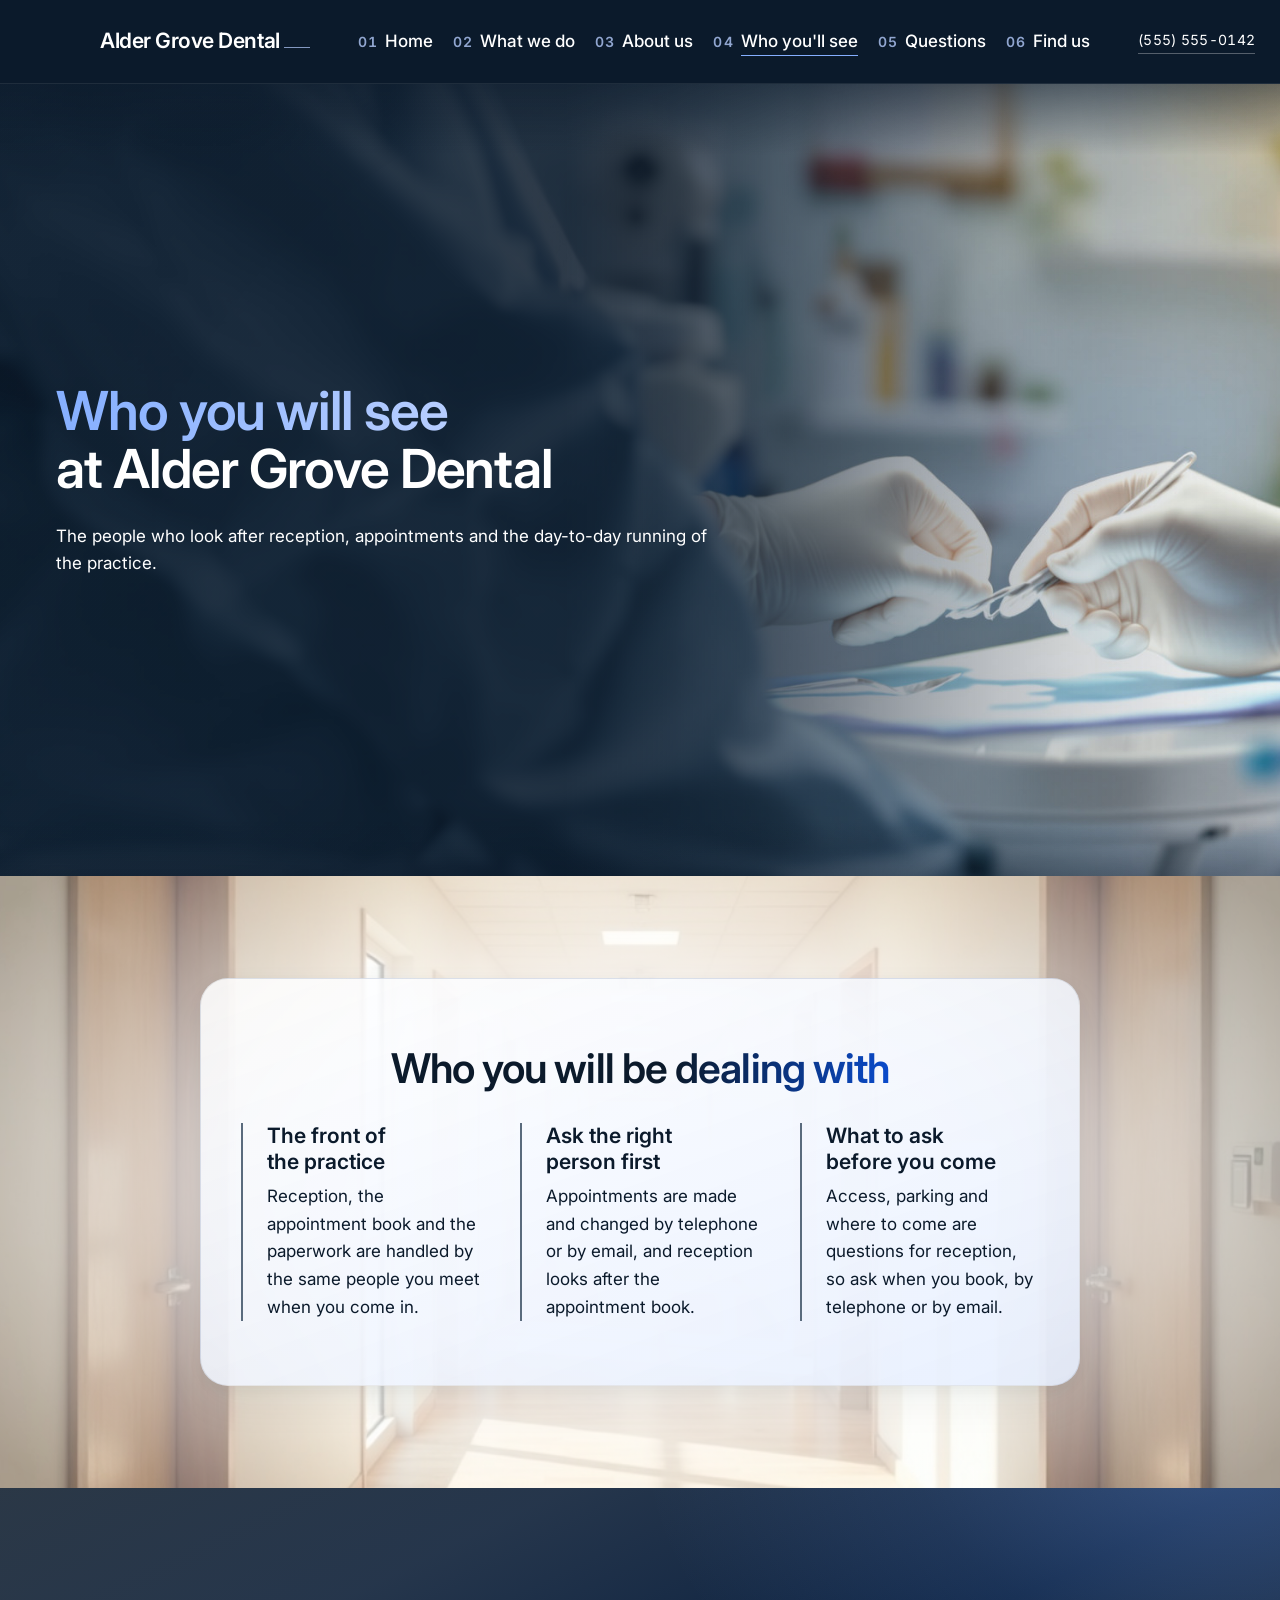
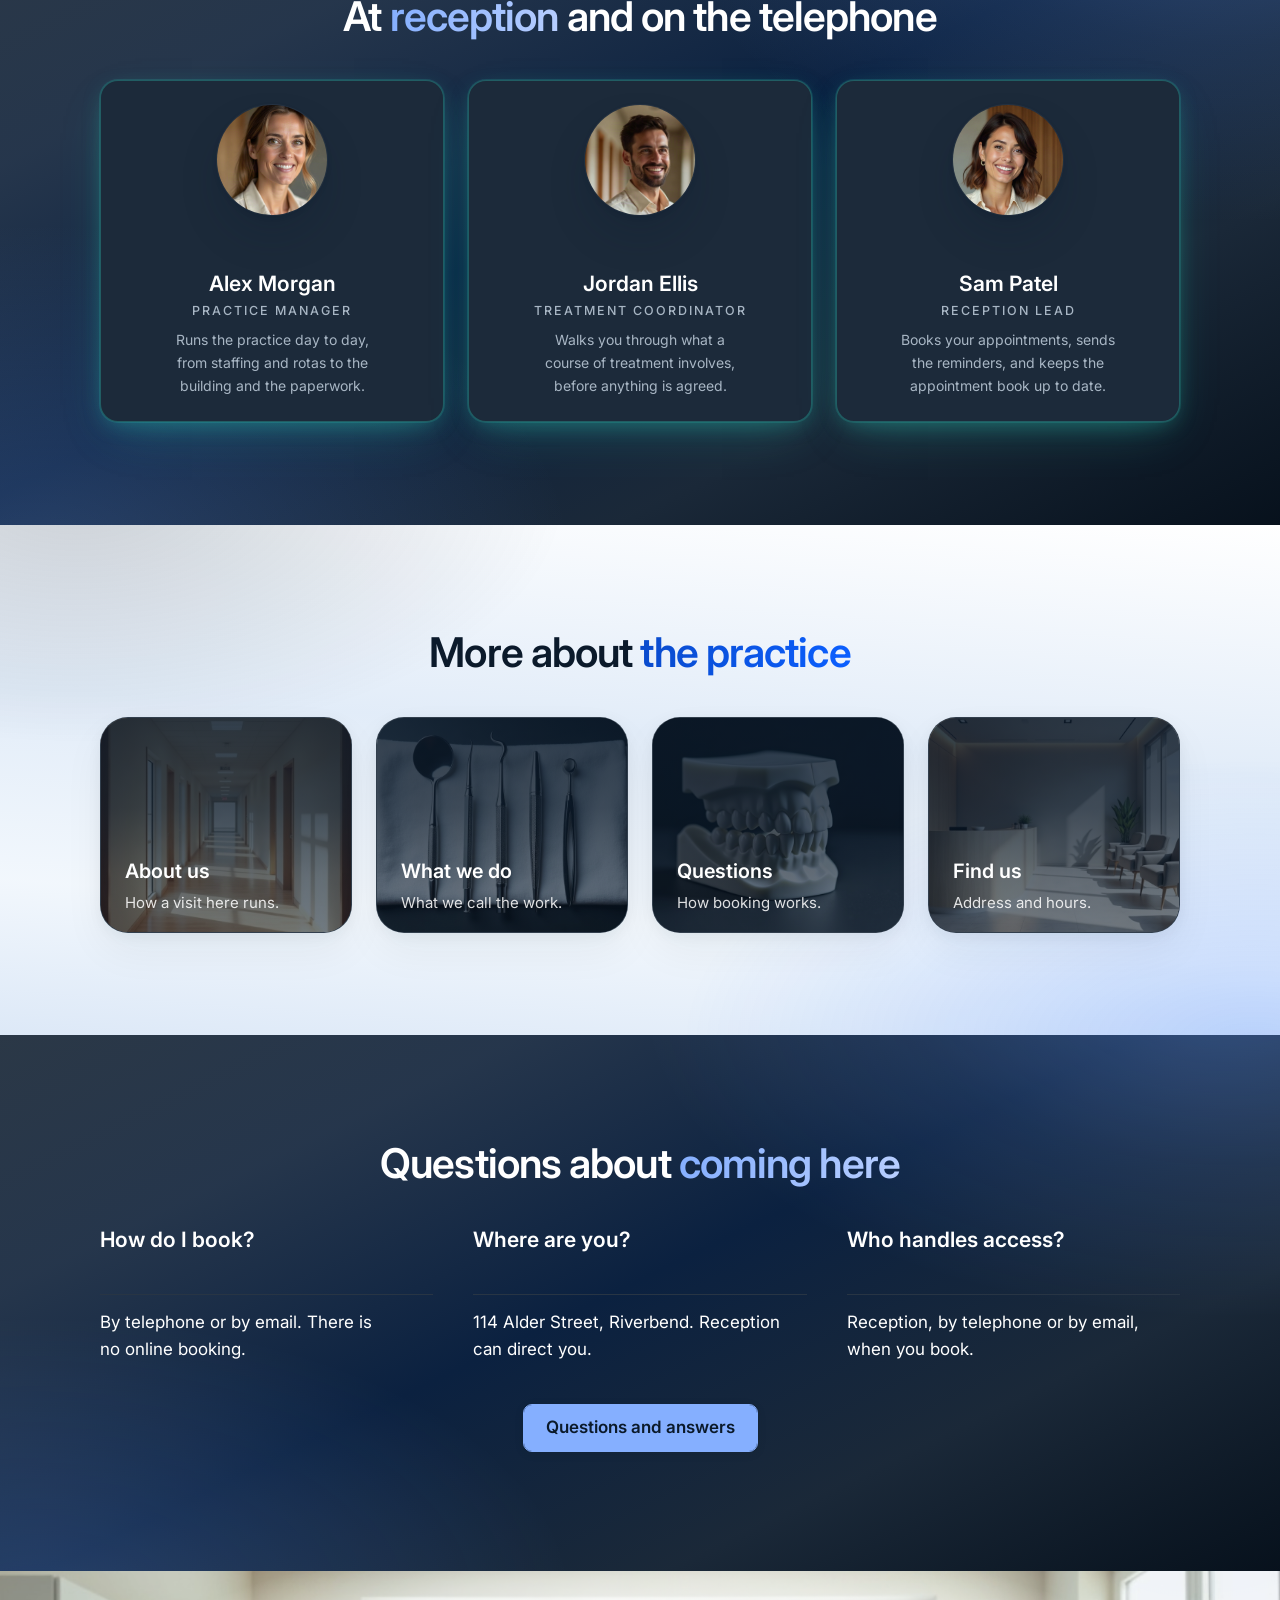
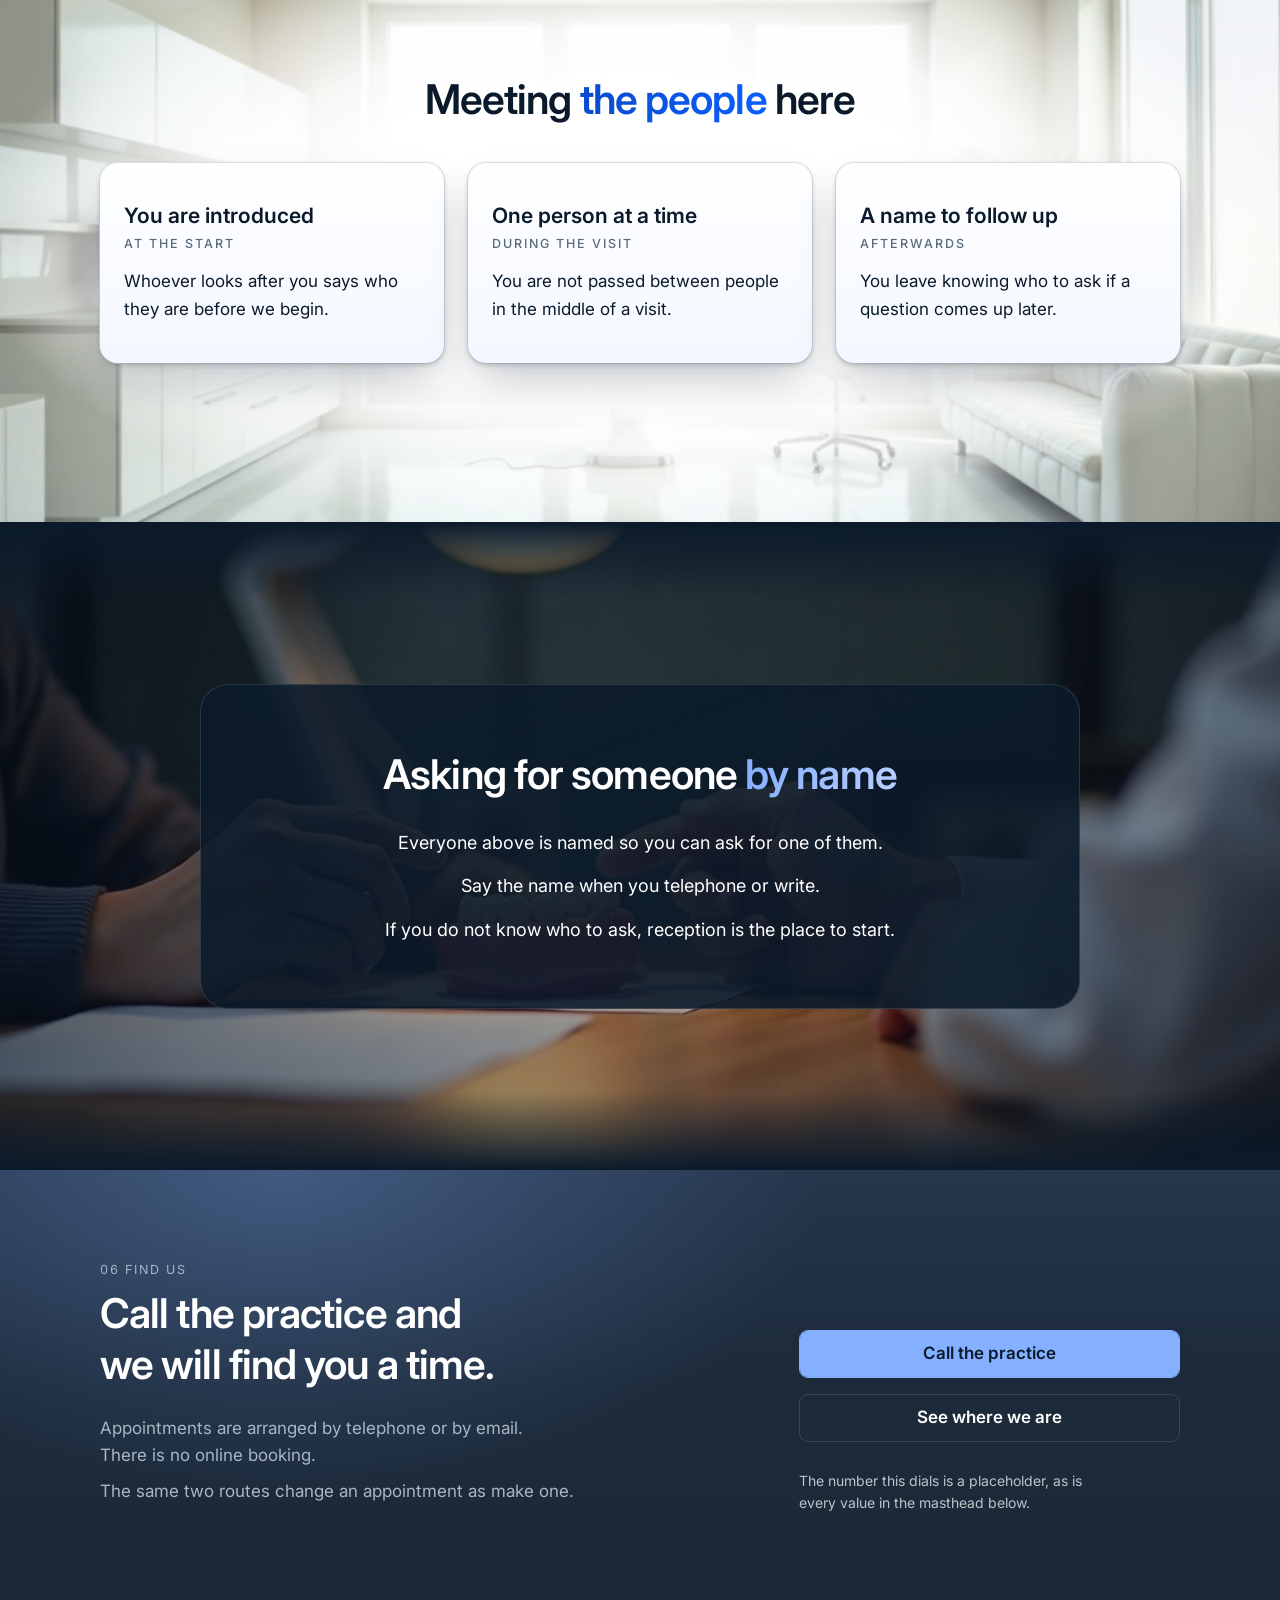
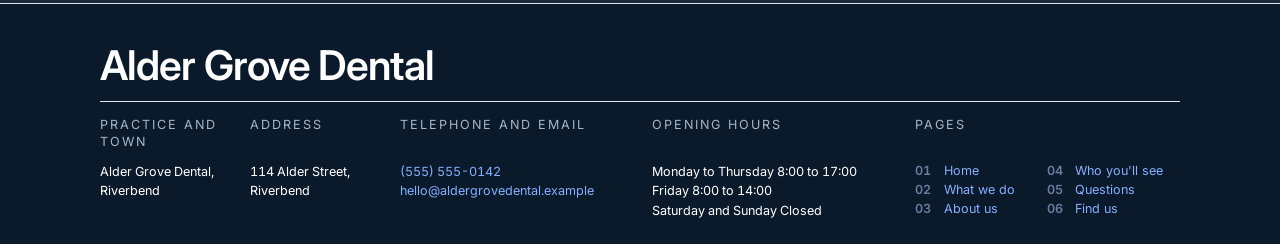
<file: v3/team.html>
<!DOCTYPE html>
<html lang="en">
<head>
<meta charset="UTF-8">
<meta name="viewport" content="width=device-width, initial-scale=1">
<title>Dentist in Riverbend - Alder Grove Dental</title>
<meta name="description" content="Who you will see at Alder Grove Dental in Riverbend.">
<meta name="robots" content="noindex">

<link rel="icon" type="image/svg+xml" href="assets/favicon.svg">

<link rel="preconnect" href="https://fonts.googleapis.com">
<link rel="preconnect" href="https://fonts.gstatic.com" crossorigin>
<link rel="stylesheet" href="https://fonts.googleapis.com/css2?family=Inter:wght@400;500;600;700&family=Fraunces:opsz,wght@9..144,400..700&display=swap">
<link rel="stylesheet" href="design-system/stomatology-tokens.css?v=92e05074">
  <link rel="stylesheet" href="design-system/stomatology-chrome.css?v=a64a15a1">
  <link rel="stylesheet" href="design-system/stomatology-structural.css?v=3252024a">
  <link rel="stylesheet" href="design-system/brand-card-standard.css?v=6e073ad8">
<link rel="stylesheet" href="design-system/page-team.css?v=bbc227d7">
</head>
<body>
<a class="cc-skip" href="#main">Skip to content</a>

<header class="cc-bar surface-dark" id="cc-bar">
  <div class="cc-bar__in">

    <a class="cc-brand" href="index.html">
      <span class="cc-brand__name">Alder Grove Dental</span>
      <span class="cc-brand__rule" aria-hidden="true"></span>
    </a>

    <nav class="cc-nav" aria-label="Primary">

      <div class="cc-nav__item">
        <a class="cc-link is-active" href="index.html"><span class="cc-num">01</span> <span class="cc-link__label">Home</span></a>
      </div>

      
      <div class="cc-nav__item" data-menu>
        
        <a class="cc-link" href="services.html" aria-haspopup="true" aria-expanded="false" aria-controls="cc-index-services"><span class="cc-num">02</span> <span class="cc-link__label">What we do</span></a>
        <div class="cc-panel cc-panel--index surface-dark" id="cc-index-services" role="region" aria-label="What we do, contents">
          <div class="cc-panel__in cc-idx">
            <div class="cc-idx__list">
              <p class="cc-idx__head"><span class="cc-num">02</span> <b>What we do</b> <span class="cc-idx__kicker">contents</span></p>

              <a class="cc-idx__row" href="services.html#s2-why-this-area-wedge">
                <span class="cc-idx__n">02.1</span>
                <span><span class="cc-idx__t">Why this area</span><span class="cc-idx__s">What the practice takes on, and why.</span></span>
              </a>
              <a class="cc-idx__row" href="services.html#s3-sub-area-blocks">
                <span class="cc-idx__n">02.2</span>
                <span><span class="cc-idx__t">The areas of work</span><span class="cc-idx__s">Set out one block at a time.</span></span>
              </a>
              <a class="cc-idx__row" href="services.html#s4-cross-link-rail">
                <span class="cc-idx__n">02.3</span>
                <span><span class="cc-idx__t">Related pages</span><span class="cc-idx__s">Where this page hands you on.</span></span>
              </a>
              <a class="cc-idx__row" href="services.html#s5-routing-band">
                <span class="cc-idx__n">02.4</span>
                <span><span class="cc-idx__t">Where to go next</span><span class="cc-idx__s">If you are not sure what you need.</span></span>
              </a>
              <a class="cc-idx__row" href="services.html#s6-where-the-work-happens">
                <span class="cc-idx__n">02.5</span>
                <span><span class="cc-idx__t">Where the work happens</span><span class="cc-idx__s">The rooms, and what is in them.</span></span>
              </a>
            </div>

            
            <a class="cc-feat" href="index.html#s4-inclusion-value">
              <img class="cc-feat__img" src="assets/image-corridor.jpg" alt="" loading="lazy">
              <span class="cc-feat__grade" aria-hidden="true"></span>
              <div class="cc-feat__body">
                <p class="cc-feat__eyebrow">Before you come in</p>
                
                <p class="cc-feat__line">What is included, set out before you are in the chair.</p>
              </div>
            </a>
          </div>
        </div>
      </div>

      <div class="cc-nav__item">
        <a class="cc-link" href="about.html"><span class="cc-num">03</span> <span class="cc-link__label">About us</span></a>
      </div>

      <div class="cc-nav__item">
        <a class="cc-link" href="team.html"><span class="cc-num">04</span> <span class="cc-link__label">Who you'll see</span></a>
      </div>

      
      <div class="cc-nav__item" data-menu>
        
        <a class="cc-link" href="faq.html" aria-haspopup="true" aria-expanded="false" aria-controls="cc-drop-faq"><span class="cc-num">05</span> <span class="cc-link__label">Questions</span></a>
        <div class="cc-panel cc-drop surface-dark" id="cc-drop-faq" role="region" aria-label="Questions, contents">
          <div class="cc-panel__in">
            <a class="cc-drop__item" href="faq.html#s4-objection-faq"><span class="cc-idx__n">05.1</span><span><span class="cc-idx__t">The questions themselves</span><span class="cc-drop__sub">What to raise on the telephone, and what to raise in the room.</span></span></a>
            <a class="cc-drop__item" href="faq.html#s3-sub-area-blocks"><span class="cc-idx__n">05.2</span><span><span class="cc-idx__t">The practical answers</span><span class="cc-drop__sub">Where we are, when we are open, how to reach us.</span></span></a>
            <a class="cc-drop__item" href="faq.html#s7-cost-posture"><span class="cc-idx__n">05.3</span><span><span class="cc-idx__t">On cost</span><span class="cc-drop__sub">How the practice talks about what things cost.</span></span></a>
          </div>
        </div>
      </div>

      <div class="cc-nav__item">
        <a class="cc-link" href="contact.html"><span class="cc-num">06</span> <span class="cc-link__label">Find us</span></a>
      </div>
    </nav>

    
    <a class="cc-tel" href="tel:+15555550142">
      <span class="cc-tel__num">(555) 555-0142</span>
    </a>

    <button class="site-header__hamburger" type="button"
            aria-label="Open menu" aria-controls="mobile-drawer" aria-expanded="false">
      <span aria-hidden="true"></span>
    </button>
  </div>
</header>

<div class="cc-scrim" id="cc-scrim" hidden></div>

<aside id="mobile-drawer" class="surface-dark" aria-hidden="true" aria-label="Menu">

  <div class="cc-drawer__head">
    <button class="cc-drawer__close" type="button" aria-label="Close menu">&times;</button>
  </div>

  <nav class="cc-drawer__nav" aria-label="Primary, mobile">
    <a class="cc-drawer__link" href="index.html"><span class="cc-num">01</span> <span class="cc-link__label">Home</span></a>

    <div class="cc-drawer__group">
      <button class="cc-drawer__sum" type="button" aria-expanded="false"><span class="cc-num">02</span> <span class="cc-link__label">What we do</span></button>
      <div class="cc-drawer__sub">
        <a href="services.html#s2-why-this-area-wedge">02.1 Why this area</a>
        <a href="services.html#s3-sub-area-blocks">02.2 The areas of work</a>
        <a href="services.html#s4-cross-link-rail">02.3 Related pages</a>
        <a href="services.html#s5-routing-band">02.4 Where to go next</a>
        <a href="services.html#s6-where-the-work-happens">02.5 Where the work happens</a>
      </div>
    </div>

    <a class="cc-drawer__link" href="about.html"><span class="cc-num">03</span> <span class="cc-link__label">About us</span></a>
    <a class="cc-drawer__link" href="team.html"><span class="cc-num">04</span> <span class="cc-link__label">Who you'll see</span></a>

    <div class="cc-drawer__group">
      <button class="cc-drawer__sum" type="button" aria-expanded="false"><span class="cc-num">05</span> <span class="cc-link__label">Questions</span></button>
      <div class="cc-drawer__sub">
        <a href="faq.html#s4-objection-faq">05.1 The questions themselves</a>
        <a href="faq.html#s3-sub-area-blocks">05.2 The practical answers</a>
        <a href="faq.html#s7-cost-posture">05.3 On cost</a>
      </div>
    </div>

    <a class="cc-drawer__link" href="contact.html"><span class="cc-num">06</span> <span class="cc-link__label">Find us</span></a>
  </nav>

  
  <div class="cc-drawer__cta drawer-cta">
    <a class="hp-go hp-go--solid" href="tel:+15555550142">Call the practice</a>
  </div>
</aside>

<main id="main">


<section class="hp-band hp-band--hero hero-persona-outcome" id="s1-hero-persona-outcome">
  <div class="container container--full">
    <div class="row">
      <div class="col col--full">
        <div class="hp-ground hp-ground--photo hp-ground--ink surface-dark">
    <div class="hp-photo">
      
      
      
      <img class="hp-photo__img" src="assets/team-hero-chairside-v7.jpg" width="2240" height="960" loading="eager" fetchpriority="high" decoding="sync" alt="Generated image standing in for practice photography: gloved hands and dental instruments at work over a tray, with the clinician seen from behind so no face is shown.">
      <span class="hp-photo__scrim"></span>
      <span class="hp-photo__edge"></span>
    </div>
    <div class="hp-wrap">
      <div class="hp-textzone">
        
        
        <h1 class="hp-h1 hp-rise" style="--hp-i:0"><span class="hp-key">Who you will see</span> <span class="hp-nb">at Alder Grove Dental</span></h1>
        
        <p class="hp-lead hp-rise" style="--hp-i:1">The people who look after reception, appointments and the <span class="hp-nb">day-to-day running</span> of the practice.</p>
      </div>
    </div>
  </div>
      </div>
    </div>
  </div>
</section>

<section class="hp-band hp-band--photoband persona-pillars" id="s2-persona-pillars">
  <div class="container container--full">
    <div class="row">
      <div class="col col--full">
        <div class="hp-ground hp-ground--photo hp-ground--paperphoto">
    <div class="hp-photo">
      
      <img class="hp-photo__img" src="assets/dental-clinic-warm.jpg" width="1024" height="576" loading="lazy" decoding="async" fetchpriority="low" alt="A corridor of wooden doors, lit by daylight from the far end.">
      <span class="hp-photo__scrim"></span>
      <span class="hp-photo__edge"></span>
    </div>
    <div class="hp-wrap">
      
      <div class="hp-plate hp-plate--paper hp-reveal" style="--hp-i:0">
        <div class="hp-head">
          
          <h2 class="hp-h2">Who you will be <span class="hp-key">dealing&nbsp;with</span></h2>
        </div>
        <ul class="hp-pillars">
          <li class="hp-pillar">
            
            <p class="hp-pillar__label">The front of the practice</p>
            
            <p class="hp-pillar__line">Reception, the appointment book and the paperwork are handled by the same people you meet when you come in.</p>
          </li>
          <li class="hp-pillar">
            
            <p class="hp-pillar__label">Ask the right person first</p>
            
            <p class="hp-pillar__line">Appointments are made and changed by telephone or by email, and reception looks after the appointment book.</p>
          </li>
          <li class="hp-pillar">
            
            
            <p class="hp-pillar__label">What to ask before you come</p>
            
            <p class="hp-pillar__line">Access, parking and where to come are questions for reception, so ask when you book, by telephone <span class="hp-nb">or by email</span>.</p>
          </li>
        </ul>
      </div>
    </div>
  </div>
      </div>
    </div>
  </div>
</section>

<section class="hp-band capability-deep-dive" id="s3-capability-deep-dive">
  <div class="container container--full">
    <div class="row">
      <div class="col col--full">
        <div class="hp-ground hp-ground--grad surface-dark">
    <div class="hp-wrap">
      <div class="hp-head hp-reveal" style="--hp-i:0">
        
        <h2 class="hp-h2">At <span class="hp-key">reception</span> and on the telephone</h2>
      </div>
      <ul class="hp-people">
        <li class="hp-person hp-reveal" style="--hp-i:1">
          
          <span class="hp-portrait">
            <img class="hp-portrait__img" src="assets/dental-person-07.jpg" style="--hp-p-z:1.6; --hp-p-x:1%; --hp-p-y:5%" width="1024" height="1024" loading="lazy" decoding="async" fetchpriority="low" alt="Generated portrait of a woman who does not exist, standing in for a staff photograph.">
          </span>
          <div class="hp-person__body">
            
            <h3 class="hp-person__name">Alex Morgan</h3>
            
            <p class="hp-person__role">Practice Manager</p>
            
            <p class="hp-person__cred"></p>
            
             
            <p class="hp-person__line">Runs the practice day to day, from staffing and rotas to the building and the paperwork.</p>
          </div>
        </li>
        <li class="hp-person hp-reveal" style="--hp-i:2">
          
          <span class="hp-portrait">
            <img class="hp-portrait__img" src="assets/dental-person-08.jpg" style="--hp-p-z:2; --hp-p-x:4%; --hp-p-y:18%" width="1024" height="1024" loading="lazy" decoding="async" fetchpriority="low" alt="Generated portrait of a man who does not exist, standing in for a staff photograph.">
          </span>
          <div class="hp-person__body">
          
          <h3 class="hp-person__name">Jordan Ellis</h3>
          
          <p class="hp-person__role">Treatment Coordinator</p>
          <p class="hp-person__cred"></p>
          
          <p class="hp-person__line">Walks you through what a course of treatment involves, before anything is agreed.</p>
          </div>
        </li>
        <li class="hp-person hp-reveal" style="--hp-i:3">
          
          <span class="hp-portrait">
            <img class="hp-portrait__img" src="assets/dental-person-03.jpg" style="--hp-p-z:1.55; --hp-p-x:-2%; --hp-p-y:15%" width="1024" height="1024" loading="lazy" decoding="async" fetchpriority="low" alt="Generated portrait of a woman who does not exist, standing in for a staff photograph.">
          </span>
          <div class="hp-person__body">
          
          <h3 class="hp-person__name">Sam Patel</h3>
          
          <p class="hp-person__role">Reception Lead</p>
          <p class="hp-person__cred"></p>
          
          <p class="hp-person__line">Books your appointments, sends the reminders, and keeps the appointment book up to date.</p>
          </div>
        </li>
      </ul>
    </div>
  </div>
      </div>
    </div>
  </div>
</section>

<section class="hp-band hp-band--rail ecosystem-block" id="s4-ecosystem-block">
  <div class="container container--full">
    <div class="row">
      <div class="col col--full">
        <div class="hp-ground hp-ground--paper2">
    <div class="hp-wrap">
      <div class="hp-head hp-reveal" style="--hp-i:0">
        
        <h2 class="hp-h2">More about <span class="hp-key">the&nbsp;practice</span></h2>
      </div>
          
      <ul class="hp-rails">
        <li class="hp-reveal" style="--hp-i:1">
          <a class="hp-rail" href="about.html" style="--v3-flowphoto:url(&quot;../assets/dental-clinic-warm.jpg&quot;); --v3-flowphoto-pos:50% 44%">
            
            <p class="hp-rail__label">About us</p>
            <p class="hp-rail__line">How a visit here runs.</p>
            <span class="hp-rail__spacer" aria-hidden="true"></span>
          </a>
        </li>
        <li class="hp-reveal" style="--hp-i:2">
          <a class="hp-rail" href="services.html" style="--v3-flowphoto:url(&quot;../assets/dental-instruments-tray.jpg&quot;); --v3-flowphoto-pos:50% 44%">
            
            <p class="hp-rail__label">What we do</p>
            <p class="hp-rail__line">What we call the work.</p>
            <span class="hp-rail__spacer" aria-hidden="true"></span>
          </a>
        </li>
        <li class="hp-reveal" style="--hp-i:3">
          <a class="hp-rail" href="faq.html" style="--v3-flowphoto:url(&quot;../assets/dental-model-teeth.jpg&quot;); --v3-flowphoto-pos:50% 42%">
            
            <p class="hp-rail__label">Questions</p>
            <p class="hp-rail__line">How booking works.</p>
            <span class="hp-rail__spacer" aria-hidden="true"></span>
          </a>
        </li>
        <li class="hp-reveal" style="--hp-i:4">
          <a class="hp-rail" href="contact.html" style="--v3-flowphoto:url(&quot;../assets/dental-clinic-reception.jpg&quot;); --v3-flowphoto-pos:50% 46%">
            
            <p class="hp-rail__label">Find us</p>
            <p class="hp-rail__line">Address and hours.</p>
            <span class="hp-rail__spacer" aria-hidden="true"></span>
          </a>
        </li>
      </ul>
    </div>
  </div>
      </div>
    </div>
  </div>
</section>

<section class="hp-band faq" id="s5-faq">
  <div class="container container--full">
    <div class="row">
      <div class="col col--full">
        <div class="hp-ground hp-ground--grad surface-dark">
    <div class="hp-wrap">
      <div class="hp-head hp-reveal" style="--hp-i:0">
        
        <h2 class="hp-h2">Questions about <span class="hp-key">coming&nbsp;here</span></h2>
      </div>
      <dl class="hp-qas">
        <div class="hp-qa hp-reveal" style="--hp-i:1">
          
          <dt class="hp-qa__q">How do I book?</dt>
          
          <dd class="hp-qa__a">By telephone or by email. There is <span class="hp-nb">no online booking</span>.</dd>
        </div>
        <div class="hp-qa hp-reveal" style="--hp-i:2">
          
          <dt class="hp-qa__q">Where are you?</dt>
          
          
          
          
          <dd class="hp-qa__a"><span class="hp-street">114&nbsp;Alder&nbsp;Street</span>, Riverbend. Reception can direct you.</dd>
        </div>
        <div class="hp-qa hp-reveal" style="--hp-i:3">
          
          <dt class="hp-qa__q">Who handles access?</dt>
          
          <dd class="hp-qa__a">Reception, by telephone or by email, <span class="hp-nb">when you book</span>.</dd>
        </div>
      </dl>
      <p class="hp-gorow hp-reveal" style="--hp-i:4">
        
        <a class="hp-go hp-go--solid" href="faq.html">Questions and answers</a>
      </p>
    </div>
  </div>
      </div>
    </div>
  </div>
</section>

<section class="hp-band pricing-fit" id="s6-pricing-fit">
  <div class="container container--full">
    <div class="row">
      <div class="col col--full">
        <div class="hp-ground hp-ground--paper hp-clinic">
    <div class="hp-wrap">
      <div class="hp-head hp-reveal" style="--hp-i:0">
        
        
        <h2 class="hp-h2">Meeting <span class="hp-key">the people</span> here</h2>
      </div>
      <ul class="hp-asks">
        <li class="hp-ask hp-reveal" style="--hp-i:1">
          
          <p class="hp-ask__name">You are introduced</p>
          
          <p class="hp-ask__role">At the start</p>
          
          
          
          <p class="hp-ask__line">Whoever looks after you says who they are before we begin.</p>
        </li>
        <li class="hp-ask hp-reveal" style="--hp-i:2">
          
          <p class="hp-ask__name">One person at a time</p>
          
          <p class="hp-ask__role">During the visit</p>
          
          <p class="hp-ask__line">You are not passed between people in the middle of a visit.</p>
        </li>
        <li class="hp-ask hp-reveal" style="--hp-i:3">
          
          <p class="hp-ask__name">A name to follow up</p>
          
          <p class="hp-ask__role">Afterwards</p>
          
          <p class="hp-ask__line">You leave knowing who to ask if a question <span class="hp-nb">comes up later</span>.</p>
        </li>
      </ul>
      <p class="hp-gorow hp-reveal" style="--hp-i:4">
        
        
    </div>
  </div>
      </div>
    </div>
  </div>
</section>

<section class="hp-band hp-band--photoband asking-for-someone" id="s7-asking-for-someone">
  <div class="container container--full">
    <div class="row">
      <div class="col col--full">
        <div class="hp-ground hp-ground--photo hp-ground--ink hp-ground--veil surface-dark">
    <div class="hp-photo">
      
      <img class="hp-photo__img" src="assets/dental-hands-consult.jpg" width="1024" height="576" loading="lazy" decoding="async" fetchpriority="low" alt="Two pairs of hands across a wooden desk, either side of a study model of teeth under a desk lamp.">
      <span class="hp-photo__scrim"></span>
      <span class="hp-photo__edge"></span>
    </div>
    <div class="hp-wrap">
      
      <div class="hp-plate hp-plate--ink hp-reveal" style="--hp-i:0">
        <div class="hp-head">
          
          <h2 class="hp-h2">Asking for someone <span class="hp-key">by&nbsp;name</span></h2>
        </div>
        
        <ul class="hp-closing">
          <li class="hp-closing__line">Everyone above is named so you can ask for one of them.</li>
          <li class="hp-closing__line">Say the name when you telephone <span class="hp-nb">or write</span>.</li>
          <li class="hp-closing__line">If you do not know who to ask, reception is the <span class="hp-nb">place to start</span>.</li>
        </ul>
      </div>
    </div>
  </div>
      </div>
    </div>
  </div>
</section>
</main>

  <section class="cc-closing precta surface-dark">
    <div class="cc-closing__in">
      <div>
        <p class="cc-closing__eyebrow">06 Find us</p>
        <h2>Call the practice and we will find you a time.</h2>
        
        
        <p>Appointments are arranged by telephone or by email.<br>There is no online booking.</p>
        <p>The same two routes change an appointment as make one.</p>
      </div>
      <div class="cc-acts">
        <a class="hp-go hp-go--solid" href="tel:+15555550142">Call the practice</a>
        <a class="hp-go hp-go--quiet" href="contact.html">See where we are</a>
        <small>The number this dials is a placeholder, as is every value in the masthead below.</small>
      </div>
    </div>
  </section>


<footer class="cc-foot surface-dark">
  <div class="cc-foot__in">

    <p class="cc-foot__mark">Alder Grove Dental</p>

    
    <div class="cc-mast">
      <div>
        <span class="cc-mast__k">Practice and town</span>
        <p class="cc-mast__v">Alder Grove Dental, Riverbend</p>
      </div>
      <div>
        <span class="cc-mast__k">Address</span>
        <p class="cc-mast__v">114 Alder Street, Riverbend</p>
      </div>
      <div>
        <span class="cc-mast__k">Telephone and email</span>
        <p class="cc-mast__v"><a class="cc-a" href="tel:+15555550142">(555) 555-0142</a><br><a class="cc-a" href="mailto:hello@aldergrovedental.example">hello@aldergrovedental.example</a></p>
      </div>
      <div>
        <span class="cc-mast__k">Opening hours</span>
        <p class="cc-mast__v">Monday to Thursday 8:00 to 17:00<br>Friday 8:00 to 14:00<br>Saturday and Sunday Closed</p>
      </div>
      
      <div class="cc-mast__pages">
        <span class="cc-mast__k">Pages</span>
        <ul class="cc-mast__list">
          <li><a class="cc-a" href="index.html"><span class="cc-num">01</span> Home</a></li>
          <li><a class="cc-a" href="services.html"><span class="cc-num">02</span> What we do</a></li>
          <li><a class="cc-a" href="about.html"><span class="cc-num">03</span> About us</a></li>
          <li><a class="cc-a" href="team.html"><span class="cc-num">04</span> Who you'll see</a></li>
          <li><a class="cc-a" href="faq.html"><span class="cc-num">05</span> Questions</a></li>
          <li><a class="cc-a" href="contact.html"><span class="cc-num">06</span> Find us</a></li>
        </ul>
      </div>
      <div class="cc-mast__record">
        <span class="cc-mast__k">The record</span>
        <p class="cc-mast__v">Nothing above is a fact about a real practice. The practice name, the town, the address, the telephone number, the email address and the opening hours are all placeholders. Replace each one before this site is published.</p>
      </div>
    </div>

    
    <div class="cc-foot__bar">
      <p class="cc-foot__legal">Six pages, a closed set. Booking by telephone or by email only.</p>
    </div>

  </div>
</footer>

<script>
/* ---------------------------------------------------------------------------
   (c) of the hover-intent contract: a close-delay cleared on re-enter, so a
   diagonal traverse from the trigger into the panel never collapses it. (a) and
   (b) are CSS above: one shared hover scope, and a bridge across the seam.
   Keyboard: click toggles, Escape closes and returns focus to the trigger.
   --------------------------------------------------------------------------- */
(function () {
  var CLOSE_DELAY = 240;

  document.querySelectorAll('[data-menu]').forEach(function (item) {
    var trigger = item.querySelector('.cc-link[aria-haspopup]');
    var timer = null;

    function open() { clearTimeout(timer); item.classList.add('is-open'); trigger.setAttribute('aria-expanded', 'true'); }
    function close() { item.classList.remove('is-open'); trigger.setAttribute('aria-expanded', 'false'); }
    function closeSoon() { clearTimeout(timer); timer = setTimeout(close, CLOSE_DELAY); }

    item.addEventListener('mouseenter', open);
    item.addEventListener('mouseleave', closeSoon);

    /* BATCH 5 ITEM 10. The "What we do" trigger is now an <a href> rather than a <button>,
       so a click on it must be allowed to navigate. preventDefault is called only for a
       trigger that has nowhere to go; a link toggles nothing and follows its href. */
    var isLink = trigger.tagName === 'A' && trigger.getAttribute('href');
    trigger.addEventListener('click', function (e) {
      if (isLink) { return; }
      e.preventDefault();
      if (item.classList.contains('is-open')) { close(); } else { open(); }
    });

    /* ...which would have taken the panel away from the keyboard, because Enter on a link
       navigates instead of toggling. Focus opens it instead, and moving focus out of the
       item closes it. relatedTarget is the element focus is going TO, so the containment
       test is what stops the panel collapsing while focus walks between its own rows. */
    item.addEventListener('focusin', open);
    item.addEventListener('focusout', function (e) {
      if (!item.contains(e.relatedTarget)) { closeSoon(); }
    });

    item.addEventListener('keydown', function (e) {
      if (e.key === 'Escape') { close(); trigger.focus(); }
    });
  });

  /* the scroll state: the bar TIGHTENS once there is content behind it. */
  var bar = document.getElementById('cc-bar');
  function onScroll() { bar.classList.toggle('is-tight', window.scrollY > 40); }
  addEventListener('scroll', onScroll, { passive: true });
  onScroll();

  /* the drawer, on the canonical contract the functional gate drives. */
  var burger = document.querySelector('.site-header__hamburger');
  var drawer = document.getElementById('mobile-drawer');
  var scrim = document.getElementById('cc-scrim');
  var closeBtn = drawer.querySelector('.cc-drawer__close');

  function setDrawer(on) {
    drawer.setAttribute('aria-hidden', on ? 'false' : 'true');
    burger.setAttribute('aria-expanded', on ? 'true' : 'false');
    scrim.hidden = !on;
    scrim.classList.toggle('is-on', on);
    document.body.style.overflow = on ? 'hidden' : '';
    if (on) { closeBtn.focus(); } else { burger.focus(); }
  }
  burger.addEventListener('click', function () { setDrawer(drawer.getAttribute('aria-hidden') === 'true'); });
  closeBtn.addEventListener('click', function () { setDrawer(false); });
  scrim.addEventListener('click', function () { setDrawer(false); });
  addEventListener('keydown', function (e) {
    if (e.key === 'Escape' && drawer.getAttribute('aria-hidden') === 'false') { setDrawer(false); }
  });

  /* the drawer accordions. The marker is CSS, so each button's text stays exactly
     its header twin's label and the nav-consistency gate stays satisfied. */
  drawer.querySelectorAll('.cc-drawer__sum').forEach(function (sum) {
    sum.addEventListener('click', function () {
      var on = sum.parentElement.classList.toggle('is-open');
      sum.setAttribute('aria-expanded', on ? 'true' : 'false');
    });
  });

  /* THE APPOINTMENT TIMELINE draws its rail and brings its steps in on entry.
     PROGRESSIVE ENHANCEMENT, deliberately: the CSS resting state IS the finished
     state, so with no script, no observer, or reduced motion honoured, the rail is
     already drawn and all three steps are already readable. This only adds the class
     that replays it as an arrival. Nothing is hidden waiting for JavaScript, which is
     the handoff's requirement that the interaction stay understandable without it. */
  var tls = document.querySelectorAll('.hp-tl');
  if (tls.length) {
    if (!('IntersectionObserver' in window)) {
      tls.forEach(function (tl) { tl.classList.add('is-in'); });
    } else {
      var io = new IntersectionObserver(function (entries) {
        entries.forEach(function (e) {
          if (!e.isIntersecting) return;
          e.target.classList.add('is-in');
          io.unobserve(e.target);
        });
      }, { threshold: 0.28, rootMargin: '0px 0px -8% 0px' });
      tls.forEach(function (tl) { io.observe(tl); });
    }
  }
})();
</script>
</body>
</html>
</file>
<file: design-system/stomatology-tokens.css>
/* ============================================================================
   BRAND CARD A  --  "Instrument"      client-sites/stomatology  (build_scope TEMPLATE)
   THE ONLY FILE IN THIS CONCEPT THAT CARRIES A COLOUR LITERAL.
   brand-a-structural.css and preview.html reference colour through var(--ds-*) only.

   PALETTE PROVENANCE: every colour below is the OWNER-LOCKED direction at
   _handoff/visual-direction.md section 12 ("Option A, Precision", owner pick 2026-08-28,
   dated at decisions-ledger.md D53). It is NOT picked here and it does NOT vary between
   the three tournament concepts:
       page surface   #FFFFFF     band surface  #F4F6F8     hairline  #E3E8EE
       accent         #0B5FFF     pressed       #0A4BCC     muted ink #5A6B7D
       ink            #0B1A2B     type          Inter, one family, display and body
   Nearest family in the catalogue, cited for reading and NOT as the source of a value:
   COLOR-THEORY-PRESETS.md #11 (Cobalt + Black + White). Type: TYPOGRAPHY-PAIRINGS.md
   entry 1 (Inter + Inter, single family) -- the catalogue entry the locked direction lands on.

   WHAT THIS SHEET DERIVES (section 12 releases roles, tints, the dark flip, radius,
   shadow, spacing and the type scale to the build, and holds prep out of them):
     - the tint ramp (accent washed over the locked page ground) -- IDENTICAL in A, B and C
     - the .surface-dark flip                                    -- IDENTICAL in A, B and C
     - radius / shadow / density / type scale / material         -- THE CONCEPT'S OWN
   Measured in this pass, not estimated (relative luminance, WCAG 2.x):
     #0B5FFF on #FFFFFF 5.13:1 | on #F4F6F8 4.73:1     #0A4BCC on #FFFFFF 7.26:1 | on #F4F6F8 6.70:1
     #0B1A2B on #FFFFFF 17.55:1                        #5A6B7D on #FFFFFF 5.48:1 | on #F4F6F8 5.06:1
     #FFFFFF on #0B5FFF 5.13:1                         #FFFFFF on #0A4BCC 7.26:1
     #FFFFFF on #0B1A2B 17.55:1                        #85AFFF on #0B1A2B 8.00:1
     #0A4BCC on #EEF4FF 6.58:1                         #A8B6C4 on #0B1A2B 8.48:1
   ============================================================================ */

:root {
  /* ---- COLOUR: 17 required roles per BRAND-TOKEN-SCHEMA.md ------------------ */
  --ds-primary:        #0B5FFF;              /* the brand accent */
  --ds-primary-deep:   #0B1A2B;              /* THE DARK GROUND, near-black (locked ink) */
  --ds-primary-soft:   #F3F7FF;              /* accent at .05 over the locked page ground */
  --ds-accent:         #0B5FFF;              /* single-accent system: accent IS primary */
  --ds-accent-ink:     #0A4BCC;              /* small text on light; 7.26:1 on white */
  --ds-accent-soft:    #EEF4FF;              /* accent at .07 over the locked page ground */
  --ds-accent-deep:    #0A4BCC;              /* the locked pressed value */
  --ds-accent-light:   #85AFFF;              /* accent foreground on the dark ground */
  --ds-bg-surface:     #FFFFFF;              /* locked page surface */
  --ds-bg-surface-2:   #F4F6F8;              /* locked band surface */
  --ds-bg-warm:        #F6F9FF;              /* cool-tinted alternate band (no warm hue exists here) */
  --ds-ink:            #0B1A2B;              /* locked ink */
  --ds-ink-heading:    #0B1A2B;              /* light polarity: heading ink = the dark ground */
  --ds-ink-soft:       #5A6B7D;              /* locked muted ink */
  --ds-line:           #E3E8EE;              /* locked hairline */
  --ds-ink-on-dark:    #FFFFFF;
  --ds-scrim:          rgba(11,26,43,.55);

  /* ---- TYPE (2 required) --------------------------------------------------- */
  --ds-font-display: "Inter","Inter var",system-ui,-apple-system,"Segoe UI",Roboto,Helvetica,Arial,sans-serif;
  --ds-font-body:    "Inter","Inter var",system-ui,-apple-system,"Segoe UI",Roboto,Helvetica,Arial,sans-serif;

  /* ---- RADIUS: the CONSTRAINED role set, never a chip/sm/md/lg/xl scale -----
     CONCEPT A pick: SURFACE-PATTERNS.md section 1.2 "Micro 4-6px (SaaS dashboard)".
     Present enough to soften a grid, small enough never to read as decoration.
     --ds-r-pill is reserved for the monogram avatar; no control on this card is a pill. */
  --ds-r-control: 4px;
  --ds-r-surface: 6px;
  --ds-r-pill:    999px;

  /* ---- SHADOW: hairline-first, per SURFACE-PATTERNS.md section 2.9
     "Hairline-outline (luxury-editorial)". Two layers, no drop shadow: a ring plus a
     hair of ambient weight, so a surface reads bounded rather than floating. -------- */
  --ds-shadow-card: 0 0 0 1px #E3E8EE, 0 1px 0 rgba(11,26,43,.035);
  --ds-shadow-lift: 0 0 0 1px #0B5FFF, 0 1px 0 rgba(11,26,43,.06);
  --ds-shadow-rest: 0 0 0 1px #E3E8EE;

  /* ---- SPACING + LAYOUT (A is the DENSE concept) --------------------------- */
  --ds-space-2xs: 4px;
  --ds-space-xs:  8px;
  --ds-space-sm:  14px;
  --ds-space-md:  24px;
  --ds-space-lg:  40px;
  --ds-space-xl:  64px;
  --ds-space-2xl: 96px;
  --ds-section-py:    clamp(40px,5vw,64px);
  --ds-container-max: 1080px;

  /* ---- MOTION: MOTION-PATTERNS.md #2 (Color-shift) for controls, #17
     (Underline-grow) for links, #37 (Form field focus). Nothing translates. ---- */
  --ds-ease:      cubic-bezier(.2,0,0,1);
  --ds-dur:       120ms;
  --ds-dur-fast:  90ms;
  --ds-dur-slow:  240ms;
  --ds-ease-out:  cubic-bezier(.2,.6,.2,1);
  --ds-dur-data:  1.4s;

  /* ---- TYPE SCALE (concept-owned; section 12 released it to the build) ------
     A sets ONE weight for display and heads and buys hierarchy with size, measure
     and tracking. Display is capped at 40px: the direction bars a display move. */
  --ds-fs-display: clamp(30px,4.2vw,40px);
  --ds-fs-h2:      clamp(19px,2.2vw,23px);
  --ds-fs-h3:      16px;
  --ds-fs-body:    16px;
  --ds-fs-fine:    13px;
  --ds-fs-eyebrow: 11px;
  --ds-lh-display: 1.08;
  --ds-lh-head:    1.25;
  --ds-lh-body:    1.55;
  --ds-track-display: -.022em;
  --ds-track-eyebrow: .16em;
  --ds-weight-display: 600;
  --ds-weight-head:    600;
  --ds-weight-body:    400;
  --ds-measure:    62ch;

  /* ---- GLOBALS OVERLAY (_MODERN-WOW-SPEC.md sections 1, 3, 5, 7) ------------
     A's material is a 16px measurement grid: the page shows its own module. */
  --ds-hairline:     rgba(11,26,43,.10);
  --ds-inset-hi:     inset 0 1px 0 rgba(255,255,255,.85);
  --ds-grid:         linear-gradient(rgba(11,95,255,.085) 1px,transparent 1px),
                     linear-gradient(90deg,rgba(11,95,255,.085) 1px,transparent 1px);
  --ds-grid-size:    16px 16px;
  --ds-grain:        repeating-linear-gradient(0deg,rgba(11,26,43,.032) 0 1px,transparent 1px 3px);
  --ds-glow:         0 0 0 3px rgba(11,95,255,.20);
  --ds-glow-wash:    radial-gradient(60ch 22ch at 12% 0,rgba(11,95,255,.075),transparent 70%);
  --ds-glass-bg:     rgba(255,255,255,.74);
  --ds-glass-blur:   blur(14px) saturate(140%);
  --ds-glass-border: rgba(11,26,43,.08);
  --ds-divider-h:    1px;

  /* z-index (system, grafted): grafted by graft-system-tokens.mjs (FIX #3) */
  --ds-z-below: -1;
  --ds-z-base: 0;
  --ds-z-raised: 1;
  --ds-z-sticky: 1000;
  --ds-z-overlay: 1040;
  --ds-z-drawer: 1050;
  --ds-z-modal: 1060;
  --ds-z-toast: 1080;

  /* opacity (system, grafted): grafted by graft-system-tokens.mjs (FIX #3) */
  --ds-opacity-muted: .72;
  --ds-opacity-disabled: .45;
  --ds-opacity-faint: .12;
  --ds-opacity-scrim: .55;
  --ds-opacity-texture: .40;
  --ds-opacity-veil: .85;
}

/* ---- THE DARK FLIP. Same values in A, B and C: the ground is the locked ink and
   the on-dark accent is the locked accent lightened until it clears AA on it.
   Only the SHADOW role changes with the concept (A stays a ring). ------------- */
.surface-dark {
  --ds-bg-surface:   #0B1A2B;
  --ds-bg-surface-2: #1C2A3A;
  --ds-bg-warm:      #0B2140;
  --ds-ink:          #FFFFFF;
  --ds-ink-heading:  #FFFFFF;
  --ds-ink-soft:     #A8B6C4;
  --ds-ink-on-dark:  #0B1A2B;
  --ds-line:         #283544;
  --ds-accent:       #85AFFF;
  --ds-accent-ink:   #85AFFF;
  --ds-accent-soft:  #0B2855;
  --ds-accent-deep:  #0B5FFF;
  --ds-accent-light: #B7CEFF;
  --ds-shadow-card:  0 0 0 1px #283544, 0 1px 0 rgba(0,0,0,.20);
  --ds-shadow-lift:  0 0 0 1px #85AFFF, 0 1px 0 rgba(0,0,0,.24);
  --ds-shadow-rest:  0 0 0 1px #283544;
  --ds-hairline:     rgba(255,255,255,.14);
  --ds-inset-hi:     inset 0 1px 0 rgba(255,255,255,.06);
  --ds-glass-bg:     rgba(11,26,43,.74);
  --ds-glass-border: rgba(255,255,255,.10);
  --ds-grid:         linear-gradient(rgba(133,175,255,.11) 1px,transparent 1px),
                     linear-gradient(90deg,rgba(133,175,255,.11) 1px,transparent 1px);
  --ds-grain:        repeating-linear-gradient(0deg,rgba(255,255,255,.028) 0 1px,transparent 1px 3px);
  --ds-glow:         0 0 0 3px rgba(133,175,255,.26);
  --ds-glow-wash:    radial-gradient(60ch 22ch at 12% 0,rgba(133,175,255,.10),transparent 70%);
  color: var(--ds-ink);
  background-color: var(--ds-bg-surface);
}
</file>
<file: design-system/stomatology-chrome.css>
/* stomatology-chrome.css - the LOCKED site chrome, P9.
   Derived on 2026-09-02 from the owner-picked tournament concept
   _design/_tournament/chrome-c/preview.html ("The Index"), not re-authored.

   Picks, cited: NAV-PATTERNS.md #11 editorial numbered nav (considered #3, #7);
   FOOTER-STYLES.md #19 editorial masthead, deliberately NOT #1, which that catalog's
   own opening flags as the overused reflex. Technique ceiling _MODERN-WOW-SPEC;
   sector blueprint composition-medical-health.

   Token-pure: every colour reaches for var(--ds-*). Load order is
   stomatology-tokens.css -> stomatology-structural.css -> brand-card-standard.css
   (+ brand-card-bespoke.css on a marquee page) -> THIS.

   The concept's two stand-in bands were dropped in derivation: they existed so the bar
   had something to sit over while it was judged, and are not part of the chrome. */

/* ---------------------------------------------------------------------------
   Namespace .cc- (chrome C) for everything EXCEPT the canonical interactivity
   hooks the functional gate drives, which keep their canonical names.
   ZERO colour literals: every colour reaches for var(--ds-*), mixed only with
   color-mix(in srgb, var(--ds-*) N%, transparent).
   --------------------------------------------------------------------------- */
:root{
  --cc-bar-h: 84px;
  --cc-rule: 1px solid var(--ds-line);
  --cc-lift:
    0 1px 0 color-mix(in srgb, var(--ds-primary-deep) 10%, transparent),
    0 30px 64px -20px color-mix(in srgb, var(--ds-primary-deep) 55%, transparent);
  --cc-glow: color-mix(in srgb, var(--ds-accent) 24%, transparent);
}
/* the dark flip re-declares its mixes: a value mixed against the light ground is
   baked at computed-value time and never re-resolves inside a dark band. */
.surface-dark{
  --cc-lift:
    0 1px 0 color-mix(in srgb, var(--ds-primary-deep) 40%, transparent),
    0 30px 64px -20px color-mix(in srgb, var(--ds-primary-deep) 80%, transparent);
  --cc-glow: color-mix(in srgb, var(--ds-accent) 30%, transparent);
}

/* ---- ONE focus ring, never removed, only restyled ---- */
.cc-skip:focus-visible,
.cc-brand:focus-visible,
.cc-link:focus-visible,
.cc-tel:focus-visible,
.cc-idx__row:focus-visible,
.cc-drop__item:focus-visible,
.cc-feat__link:focus-visible,
.cc-a:focus-visible,
.cc-foot__link:focus-visible,
.site-header__hamburger:focus-visible,
.cc-drawer__close:focus-visible,
.cc-drawer__sum:focus-visible,
.cc-drawer__link:focus-visible,
.cc-drawer__sub a:focus-visible{
  outline:2px solid var(--ds-accent);
  outline-offset:3px;
  border-radius:var(--ds-r-control);
}

/* ---- skip link: the first focusable thing on the page ---- */
.cc-skip{
  position:absolute; left:var(--ds-space-md); top:calc(var(--ds-space-md) * -4);
  z-index:var(--ds-z-toast, 90);
  padding:var(--ds-space-sm) var(--ds-space-md);
  background-color:var(--ds-bg-surface); color:var(--ds-ink);
  border:var(--cc-rule); border-radius:var(--ds-r-control);
  text-decoration:none; font-weight:500;
  transition:top var(--ds-dur) var(--ds-ease);
}
.cc-skip:focus-visible{ top:var(--ds-space-md); }

/* ---- a plain inline link, defined here rather than borrowed: .hp-link is not
       defined in any linked sheet, so this concept declares its own ---- */
.cc-a{
  color:var(--ds-accent-ink); text-decoration:none;
  border-bottom:1px solid color-mix(in srgb, var(--ds-accent) 45%, transparent);
  padding-bottom:1px;
}
.cc-a:hover{ border-bottom-color:var(--ds-accent); }

/* ============================================================================
   THE BAR. NAV-PATTERNS #11: bold wordmark left, the numbered list beside it, a
   status slot in the right corner. Opaque from scroll zero (the entry's own
   sticky note for a multi-section page), so it never depends on the photograph
   behind it. The scroll state TIGHTENS rather than fades: the bar loses height,
   the numbers drop back a shade, and the rule under it gains weight.
   ============================================================================ */
.cc-bar{
  position:fixed; inset:0 0 auto 0; z-index:var(--ds-z-sticky, 60);
  height:var(--cc-bar-h);
  display:flex; align-items:center;
  padding:0 var(--hp-gutter);
  background-color:var(--ds-bg-surface);
  border-bottom:1px solid color-mix(in srgb, var(--ds-line) 70%, transparent);
  transition:
    height var(--ds-dur-slow, 240ms) var(--ds-ease-out),
    border-color var(--ds-dur) var(--ds-ease),
    box-shadow var(--ds-dur) var(--ds-ease);
}
.cc-bar.is-tight{
  height:calc(var(--cc-bar-h) - 20px);
  border-bottom-color:var(--ds-line);
  box-shadow:0 18px 34px -28px color-mix(in srgb, var(--ds-primary-deep) 90%, transparent);
}
.cc-bar__in{
  display:flex; align-items:center; gap:var(--ds-space-lg);
  width:100%; max-width:var(--ds-container-max); margin:0 auto;
}

/* ---- the wordmark. #11 wants it BOLD and first, and on this site the practice
       name is the only asset the brand has, because every proof device is
       barred. ---- */
.cc-brand{
  display:inline-flex; align-items:baseline; gap:var(--ds-space-2xs);
  text-decoration:none; color:var(--ds-ink); white-space:nowrap;
}
.cc-brand__name{
  font-family:var(--ds-font-display);
  font-size:var(--hp-fs-h3);
  font-weight:var(--ds-weight-display);
  letter-spacing:var(--ds-track-display);
}
.cc-brand__rule{
  width:26px; height:1px; flex:none;
  background-color:color-mix(in srgb, var(--ds-accent-light) 70%, transparent);
}

/* ---- the numbered list ---- */
.cc-nav{ display:flex; align-items:center; gap:var(--ds-space-2xs); }
.cc-nav__item{ position:relative; }
.cc-link{
  position:relative;
  display:inline-flex; align-items:baseline; gap:7px;
  padding:var(--ds-space-xs);
  color:var(--ds-ink); text-decoration:none;
  font-size:var(--ds-fs-body); font-weight:500; white-space:nowrap;
  background:none; border:0; cursor:pointer; font-family:inherit; line-height:1.2;
  transition:color var(--ds-dur) var(--ds-ease);
}
/* the number is nav TYPOGRAPHY, not an icon: tabular, tracked, one step down,
   carried in the accent so the sequence reads as a sequence. */
/* THE DIM IS CARRIED ON opacity, NOT ON AN ALPHA INSIDE THE COLOUR, AND THE REASON IS
   TOOLING RATHER THAN TASTE. These numerals were color-mix(in srgb, var(--ds-accent-light)
   78%, transparent), which Chromium computes to `color(srgb 0.717647 0.807843 1 / 0.78)`.
   THREE separate contrast gates in this toolchain parse a computed colour with a regex that
   only matches rgb()/rgba()/#hex. Two of them read the four numbers out of that string and
   treat 0-to-1 values as 0-to-255, so a pale blue is scored as near-black: both reported
   these six numerals at 1.19:1 on all six pages, every breakpoint. The third returns null
   and SKIPS the element without saying so. Measured on the rendered pixels instead, the same
   numerals read 7.22:1.
   Splitting the colour from the dim renders identically (for a text-only span, alpha in the
   colour and opacity on the element composite the same) and computes to a plain rgb() the
   gates can read. The alternative was patching three shared gates that other client builds
   depend on, which is not this build's call to make. If those parsers ever learn
   color(srgb ...), this can go back to a single color-mix declaration. */
.cc-num{
  font-size:var(--ds-fs-fine);
  font-variant-numeric:tabular-nums;
  letter-spacing:.08em;
  font-weight:var(--ds-weight-head);
  color:var(--ds-accent-light);
  opacity:.78;
  transition:opacity var(--ds-dur) var(--ds-ease);
}
.cc-bar.is-tight .cc-num{ opacity:.52; }
.cc-link:hover .cc-num,
.cc-link[aria-expanded="true"] .cc-num{ opacity:1; }
.cc-link__label{ position:relative; }
.cc-link__label::after{
  content:""; position:absolute; left:0; right:0; bottom:-4px; height:1px;
  background-color:var(--ds-accent-light);
  transform:scaleX(0); transform-origin:left;
  transition:transform var(--ds-dur) var(--ds-ease-out);
}
.cc-link:hover .cc-link__label::after,
.cc-link[aria-expanded="true"] .cc-link__label::after{ transform:scaleX(1); }
.cc-link.is-active .cc-link__label::after{ transform:scaleX(1); background-color:var(--ds-accent); }

/* ---- the right corner. #11 puts a year mark or a status indicator here. This
       build has no year to claim and no status it can verify, so the corner
       carries the ONE true conversion mechanic instead: the telephone, marked
       unfinished because the number is a placeholder on every page. ---- */
.cc-tel{
  margin-left:auto;
  display:inline-flex; align-items:center; gap:var(--ds-space-2xs);
  color:var(--ds-ink); text-decoration:none;
  font-size:var(--ds-fs-fine); white-space:nowrap;
  border-bottom:1px solid color-mix(in srgb, var(--ds-ink) 30%, transparent);
  padding-bottom:2px;
  transition:border-color var(--ds-dur) var(--ds-ease), color var(--ds-dur) var(--ds-ease);
}
.cc-tel:hover{ color:var(--ds-accent-light); border-bottom-color:var(--ds-accent-light); }
.cc-tel__num{ font-variant-numeric:tabular-nums; letter-spacing:.02em; }
/* the visible unfinished mark. Chrome puts placeholder data on every page, so it
   is marked where the data SITS, not only disclosed once at the foot. */
.cc-unfinished{
  font-size:var(--ds-fs-eyebrow); letter-spacing:.1em; text-transform:uppercase;
  padding:2px 6px; border-radius:2px;
  background-color:color-mix(in srgb, var(--ds-accent) 20%, transparent);
  border:1px solid color-mix(in srgb, var(--ds-accent) 55%, transparent);
  color:inherit; white-space:nowrap;
}

/* ============================================================================
   HOVER-INTENT, all three mechanisms together.
   (a) trigger and panel share ONE hover scope (.cc-nav__item), so :hover and
       :focus-within on the parent drive the panel;
   (b) a bridge pseudo-element covers the seam, so no un-hoverable pixel band
       exists between the trigger's foot and the panel's head;
   (c) a JS close-delay cleared on re-enter, in the script below.
   ============================================================================ */
.cc-panel{
  position:absolute; top:calc(100% + 12px); left:0;
  min-width:380px;
  opacity:0; visibility:hidden; transform:translateY(-6px);
  transition:
    opacity var(--ds-dur) var(--ds-ease),
    transform var(--ds-dur) var(--ds-ease-out),
    visibility 0s linear var(--ds-dur);
  z-index:var(--ds-z-overlay, 70);
}
.cc-nav__item.is-open > .cc-panel,
.cc-nav__item:hover > .cc-panel,
.cc-nav__item:focus-within > .cc-panel{
  opacity:1; visibility:visible; transform:translateY(0); transition-delay:0s;
}
.cc-panel::before{                    /* (b) the bridge across the seam */
  content:""; position:absolute; left:0; right:0; top:-16px; height:16px;
}
/* THE CONTENTS INDEX IS ANCHORED TO THE BAR, NOT TO ITS TRIGGER. A contents sheet
   this wide, hung off the second item of a left-aligned list, runs off the right
   edge at 1024. Centring it under the bar cannot overflow at any width, and it
   reads correctly: a contents page belongs to the publication, not to one line
   of it. Anchoring it to the bar also removes the seam, because the panel starts
   exactly at the bar's foot and follows the bar's tightened height. */
.cc-panel--index{
  position:fixed; top:calc(var(--cc-bar-h) - 1px); left:50%; right:auto;
  width:min(880px, calc(100vw - var(--hp-gutter) * 2));
  transform:translate(-50%, -6px);
}
.cc-bar.is-tight .cc-panel--index{ top:calc(var(--cc-bar-h) - 21px); }
.cc-nav__item.is-open > .cc-panel--index,
.cc-nav__item:hover > .cc-panel--index,
.cc-nav__item:focus-within > .cc-panel--index{ transform:translate(-50%, 0); }
.cc-panel--index::before{ top:-18px; height:18px; }
.cc-panel__in{
  border:var(--cc-rule);
  border-radius:var(--ds-r-surface);
  box-shadow:var(--cc-lift);
  overflow:hidden;
  background-color:var(--ds-bg-surface);
  background-image:linear-gradient(180deg,
    var(--ds-bg-surface-2) 0%,
    var(--ds-bg-surface) 46%,
    var(--ds-bg-surface) 100%);
}

/* ---- the numbered contents index, with a featured zone BESIDE it ---- */
.cc-idx{ display:grid; grid-template-columns:1.15fr .85fr; }
.cc-idx__list{ padding:var(--ds-space-md); }
.cc-idx__head{
  display:flex; align-items:baseline; gap:var(--ds-space-xs);
  margin:0 0 var(--ds-space-2xs);
  padding:0 0 var(--ds-space-xs);
  border-bottom:var(--cc-rule);
}
.cc-idx__head b{ font-family:var(--ds-font-display); font-weight:var(--ds-weight-head); color:var(--ds-ink-heading); }
.cc-idx__kicker{
  font-size:var(--ds-fs-eyebrow); letter-spacing:var(--ds-track-eyebrow);
  text-transform:uppercase; color:var(--ds-ink-soft);
}
.cc-idx__row{
  display:grid; grid-template-columns:auto 1fr; align-items:baseline;
  gap:var(--ds-space-sm);
  padding:11px var(--ds-space-2xs);
  border-bottom:1px solid color-mix(in srgb, var(--ds-line) 60%, transparent);
  text-decoration:none; color:var(--ds-ink);
  transition:background-color var(--ds-dur) var(--ds-ease), padding-left var(--ds-dur) var(--ds-ease-out);
}
.cc-idx__row:last-child{ border-bottom:0; }
.cc-idx__row:hover{
  background-color:color-mix(in srgb, var(--ds-accent) 12%, transparent);
  padding-left:var(--ds-space-sm);
}
.cc-idx__n{
  font-size:var(--ds-fs-fine); font-variant-numeric:tabular-nums; letter-spacing:.06em;
  color:color-mix(in srgb, var(--ds-accent-light) 80%, transparent);
}
.cc-idx__t{ display:block; font-weight:500; }
.cc-idx__s{ display:block; margin-top:2px; color:var(--ds-ink-soft); font-size:var(--ds-fs-fine); line-height:var(--ds-lh-body); }

/* the featured zone: graded photograph, eyebrow, one editorial line, one link */
.cc-feat{
  position:relative; isolation:isolate; min-height:296px;
  display:flex; flex-direction:column; justify-content:flex-end;
  padding:var(--ds-space-md); overflow:hidden;
}
.cc-feat__img{ position:absolute; inset:0; width:100%; height:100%; object-fit:cover; z-index:0; }
.cc-feat__grade{
  position:absolute; inset:0; z-index:1; pointer-events:none;
  background-image:linear-gradient(to top,
    color-mix(in srgb, var(--ds-primary-deep) 94%, transparent)  0%,
    color-mix(in srgb, var(--ds-primary-deep) 76%, transparent) 36%,
    color-mix(in srgb, var(--ds-primary-deep) 32%, transparent) 66%,
    transparent 92%);
}
.cc-feat__body{ position:relative; z-index:2; }
.cc-feat__eyebrow{
  margin:0 0 var(--ds-space-2xs);
  font-size:var(--ds-fs-eyebrow); letter-spacing:var(--ds-track-eyebrow);
  text-transform:uppercase; color:var(--ds-accent-light);
}
.cc-feat__line{
  margin:0 0 var(--ds-space-sm);
  font-family:var(--ds-font-display); font-size:var(--hp-fs-h3);
  line-height:var(--ds-lh-head); font-weight:var(--ds-weight-head);
  color:var(--ds-ink);
}
.cc-feat__link{
  color:var(--ds-ink); text-decoration:none; font-weight:500;
  border-bottom:1px solid color-mix(in srgb, var(--ds-ink) 45%, transparent);
  padding-bottom:2px;
}
.cc-feat__link:hover{ color:var(--ds-accent-light); border-bottom-color:var(--ds-accent-light); }

/* ---- the plain dropdown, the second open state the owner judges ---- */
.cc-drop .cc-panel__in{ padding:var(--ds-space-2xs); }
.cc-drop__item{
  display:grid; grid-template-columns:auto 1fr; gap:var(--ds-space-sm);
  align-items:baseline;
  padding:var(--ds-space-sm) var(--ds-space-md);
  border-radius:var(--ds-r-control); text-decoration:none; color:var(--ds-ink);
  transition:background-color var(--ds-dur) var(--ds-ease);
}
.cc-drop__item:hover{ background-color:color-mix(in srgb, var(--ds-accent) 12%, transparent); }
.cc-drop__sub{ display:block; margin-top:2px; color:var(--ds-ink-soft); font-size:var(--ds-fs-fine); line-height:var(--ds-lh-body); }

/* ============================================================================
   HAMBURGER + DRAWER. CANONICAL selectors: the functional gate drives
   .site-header__hamburger and #mobile-drawer via aria-hidden.
   STRUCTURE NOTE, load-bearing: the close control and the call action sit OUTSIDE
   the drawer <nav>. The nav-consistency gate reads the drawer's top-level
   triggers and compares them to the header's, so a close button or a CTA inside
   that nav reads as an extra nav item the header does not have, which is drift.
   They are siblings of the nav, never children of it.
   ============================================================================ */
/* The explicit `color` is load-bearing even though this button renders no text. A <button>
   does NOT inherit colour: the UA sheet sets `color:buttontext`, which computes to black,
   and the render gate reads that declared value against the navy bar and scores the control
   at 1.2:1 on every mobile breakpoint. Nothing is actually wrong on screen, because the icon
   is drawn by the span's two bars and they paint white; the gate is grading a colour that
   paints nothing. Declaring the bar's own ink makes the stated colour agree with the painted
   one, which is what the gate was asking for in the first place. */
.site-header__hamburger{
  display:none; width:44px; height:44px; margin-left:var(--ds-space-sm);
  align-items:center; justify-content:center;
  color:var(--ds-ink);
  background:none; border:1px solid color-mix(in srgb, var(--ds-ink) 34%, transparent);
  border-radius:var(--ds-r-control); cursor:pointer;
}
.site-header__hamburger span{ display:block; width:18px; height:1.5px; background-color:var(--ds-ink); position:relative; }
.site-header__hamburger span::before,
.site-header__hamburger span::after{ content:""; position:absolute; left:0; width:18px; height:1.5px; background-color:inherit; }
.site-header__hamburger span::before{ top:-6px; }
.site-header__hamburger span::after{ top:6px; }

#mobile-drawer{
  position:fixed; inset:0 0 0 auto; width:min(310px, 86vw); z-index:var(--ds-z-drawer, 80);
  background-color:var(--ds-bg-surface);
  border-left:var(--cc-rule);
  box-shadow:-24px 0 60px -30px color-mix(in srgb, var(--ds-primary-deep) 90%, transparent);
  transform:translateX(100%);
  /* visibility, not just transform. A panel moved off-canvas is still IN THE TAB ORDER:
     measured on the closed drawer at 1440, it held 16 focusable controls and a real Tab
     walk from the top of the page landed inside it on the third stop — focus vanishing
     to x=1440 with nothing on screen to show for it. aria-hidden="true" over focusable
     children is also an ARIA contradiction: the name is hidden, the control is not.
     visibility:hidden takes it out of the tab order in every engine, and the delayed
     transition holds it visible for the length of the slide so the close still animates.
     Same idiom .cc-scrim uses 8 rules below, so the two panels behave alike. */
  visibility:hidden;
  transition:
    transform  var(--ds-dur-slow, 320ms) var(--ds-ease-out),
    visibility 0s linear var(--ds-dur-slow, 320ms);
  display:flex; flex-direction:column; padding:var(--ds-space-md);
  overflow-y:auto;
}
#mobile-drawer[aria-hidden="false"]{
  transform:translateX(0);
  visibility:visible;
  transition-delay:0s;
}
.cc-scrim{
  position:fixed; inset:0; z-index:var(--ds-z-overlay, 79);
  background-color:var(--ds-scrim);
  opacity:0; visibility:hidden;
  transition:opacity var(--ds-dur) var(--ds-ease), visibility 0s linear var(--ds-dur);
}
.cc-scrim.is-on{ opacity:1; visibility:visible; transition-delay:0s; }
.cc-drawer__head{ display:flex; justify-content:flex-end; }
.cc-drawer__close{
  width:40px; height:40px; border:var(--cc-rule); background:none;
  border-radius:var(--ds-r-control); cursor:pointer; color:var(--ds-ink);
  font-size:18px; line-height:1;
}
.cc-drawer__nav{ display:flex; flex-direction:column; }
.cc-drawer__group{ border-bottom:var(--cc-rule); }
/* the numbered prefix is PRESERVED in the drawer, per the catalog entry, and the
   markup of a drawer label is identical to its header twin so the two navs
   cannot drift apart. */
.cc-drawer__link,
.cc-drawer__sum{
  display:flex; align-items:baseline; gap:7px; width:100%;
  padding:var(--ds-space-md) 0; background:none; border:0; cursor:pointer;
  font:inherit; font-weight:500; color:var(--ds-ink); text-align:left;
  text-decoration:none;
}
.cc-drawer__link{ border-bottom:var(--cc-rule); }
.cc-drawer__sum{ position:relative; padding-right:var(--ds-space-md); }
/* the open/closed marker is DRAWN, never written: a text "+" inside the button
   becomes part of the trigger's LABEL and reads as drift against the header,
   which lists the same item without one. */
.cc-drawer__sum::after{
  content:""; position:absolute; right:2px; top:calc(50% - 6px);
  width:9px; height:9px;
  border-right:1.5px solid currentColor; border-bottom:1.5px solid currentColor;
  transform:rotate(45deg);
  transition:transform var(--ds-dur) var(--ds-ease);
}
.cc-drawer__sum[aria-expanded="true"]::after{ transform:rotate(-135deg); }
.cc-drawer__sub{ display:none; padding:0 0 var(--ds-space-sm) var(--ds-space-md); }
.cc-drawer__group.is-open .cc-drawer__sub{ display:block; }
.cc-drawer__sub a{ display:block; padding:7px 0; color:var(--ds-ink-soft); text-decoration:none; font-size:var(--ds-fs-fine); }
.cc-drawer__sub a:hover{ color:var(--ds-accent-light); }
.cc-drawer__cta{ margin-top:var(--ds-space-md); }
/* the irregular tile pair: two plates of different heights and different tops,
   so the right column reads as an index of frames rather than one photograph. */
.cc-plates{ display:grid; grid-template-columns:1fr 1fr; gap:var(--ds-space-sm); align-items:start; }
.cc-plate{
  position:relative; margin:0; overflow:hidden;
  border:var(--cc-rule); border-radius:var(--ds-r-surface);
  box-shadow:var(--cc-lift);
}
.cc-plate--tall{ aspect-ratio:3 / 4; }
.cc-plate--short{ aspect-ratio:1 / 1; margin-top:var(--ds-space-xl); }
.cc-plate img{ display:block; width:100%; height:100%; object-fit:cover; }
.cc-plate__tag{
  position:absolute; left:0; bottom:0; z-index:2;
  padding:5px 10px;
  font-size:var(--ds-fs-eyebrow); letter-spacing:var(--ds-track-eyebrow); text-transform:uppercase;
  color:var(--ds-ink); background-color:color-mix(in srgb, var(--ds-bg-surface) 84%, transparent);
  border-top:var(--cc-rule); border-right:var(--cc-rule);
}
/* the pulled-up card: it starts above this band's top edge and lands inside it,
   so the seam between the dark hero and the light relief band is crossed by one
   object instead of being a hard line. */
.cc-card{
  margin-top:calc(var(--hp-py) * -1.3);
  padding:var(--ds-space-lg);
  background-color:var(--ds-bg-surface);
  border:var(--cc-rule); border-radius:var(--ds-r-surface);
  box-shadow:var(--cc-lift);
  display:grid; grid-template-columns:auto 1fr; gap:var(--ds-space-lg); align-items:start;
}
.cc-card__n{
  font-family:var(--ds-font-display); font-size:var(--hp-fs-h2);
  line-height:1; font-weight:var(--ds-weight-display);
  color:color-mix(in srgb, var(--ds-accent) 40%, transparent);
  font-variant-numeric:tabular-nums;
}
.cc-card h2{
  margin:0 0 var(--ds-space-xs);
  font-family:var(--ds-font-display); font-size:var(--hp-fs-h3);
  line-height:var(--ds-lh-head); font-weight:var(--ds-weight-head);
  color:var(--ds-ink-heading);
}
.cc-card p{ margin:0; color:var(--ds-ink-soft); line-height:var(--ds-lh-body); max-width:68ch; }

/* ---- THE CLOSING BAND. A designed moment on the dark ground: a spotlight, an
       oversized line, and ONE stacked pair of actions.
       The risk-reversal slot is NOT a guarantee. This practice cannot make one.
       It carries page-faq.html's own answer instead: booking is by telephone or
       by email and there is no online booking. That is a true statement which
       removes a reader's uncertainty, which is what the slot is actually for. ---- */
.cc-closing{
  position:relative; isolation:isolate; overflow:hidden;
  padding:calc(var(--hp-py) * 1.1) var(--hp-gutter);
  background-color:var(--ds-bg-surface-2);
}
.cc-closing::before{
  content:""; position:absolute; inset:0; z-index:0; pointer-events:none;
  background-image:
    radial-gradient(66% 120% at 22% 0%, var(--cc-glow) 0%, transparent 64%),
    linear-gradient(180deg, var(--hp-ground-mid) 0%, var(--ds-bg-surface-2) 50%, var(--hp-ground-low) 100%);
}
.cc-closing__in{
  position:relative; z-index:1;
  max-width:var(--ds-container-max); margin:0 auto;
  display:grid; grid-template-columns:1.25fr .75fr; gap:var(--ds-space-xl); align-items:end;
}
.cc-closing__eyebrow{
  margin:0 0 var(--ds-space-sm);
  font-size:var(--ds-fs-eyebrow); letter-spacing:var(--ds-track-eyebrow);
  text-transform:uppercase; color:var(--ds-accent-light);
  font-variant-numeric:tabular-nums;
}
.cc-closing h2{
  margin:0 0 var(--ds-space-md);
  font-family:var(--ds-font-display); font-size:var(--hp-fs-h2);
  line-height:var(--ds-lh-head); letter-spacing:var(--ds-track-display);
  font-weight:var(--ds-weight-display); color:var(--ds-ink-heading);
  text-wrap:balance;
}
.cc-closing p{ margin:0 0 var(--ds-space-xs); color:var(--ds-ink-soft); line-height:var(--ds-lh-body); max-width:58ch; }
/* CTA-PATTERNS #8: primary above secondary, one column, matching the single
   reading column the whole direction is built on. */
.cc-acts{ display:flex; flex-direction:column; gap:var(--ds-space-sm); align-items:stretch; }
.cc-acts .hp-go{ width:100%; }
.cc-acts small{ color:var(--ds-ink-soft); font-size:var(--ds-fs-fine); line-height:var(--ds-lh-body); }

/* ============================================================================
   FOOTER-STYLES #19, EDITORIAL MASTHEAD. Wordmark, then the credits block that
   carries the disclosure, then the mini-grid of the six numbered links with the
   legal line beside it.
   ============================================================================ */
/* FOOTER HEIGHT WAS MEASURED, NOT ESTIMATED. The first build of this masthead
   rendered 518px tall at 1440 against direction A's 374px, and the chrome-parity
   gate refused it at 39% divergence (tolerance 12%). The cause was the credits
   grid: at three columns the disclosure paragraph became a tall narrow column and
   forced the whole second row to its height. Running the credits at FIVE columns
   with the record spanning the full width turns that paragraph into two wide
   lines instead of six narrow ones, which is also how a printed masthead sets it.
   The band paddings came down with it. Re-measured with the same gate after the
   change: 390px against A's 374px, a 4% divergence, gate PASS. Worth recording
   that the gate FAILED OPEN on the original write because it exceeded its hook
   timeout, so this was caught by running it deliberately rather than by the hook.
   The masthead credits themselves were not shortened: the disclosure is the point
   of the pick, so the height came out of padding and column count, never copy.

   POSTSCRIPT 2026-09-02, after the owner picked this direction. The constraint that
   forced the second round was INVALID. verify-chrome-parity was treating direction A
   as a locked reference for its own rivals, because its resolver fell back to a
   conventional winner slot whenever no concept had been approved. An open tournament
   has nothing to be parity WITH, and P9 requires these concepts be "genuinely distinct
   ... NOT three reskins of one bar", so the gate was enforcing the inverse of the
   doctrine it belongs to. The resolver now returns no reference until a chrome is
   actually decided, proven by _chrome-parity-open-tournament-smoke.mjs.
   These values were KEPT ANYWAY, on their own merits and not as gate scars. The
   five-column regroup is how a printed masthead sets a record line and is a better
   composition than the three-column original regardless of any gate, and the trimmed
   paddings were re-read at full resolution after the pick with no crowding visible.
   Nothing here is owed a revert; the numbers above are history, not a requirement. */
.cc-foot{
  background-color:var(--ds-bg-surface);
  border-top:var(--cc-rule);
  padding:var(--ds-space-lg) var(--hp-gutter) var(--ds-space-md);
}
.cc-foot__in{ max-width:var(--ds-container-max); margin:0 auto; }
.cc-foot__mark{
  margin:0 0 var(--ds-space-sm);
  font-family:var(--ds-font-display); font-size:var(--hp-fs-h2);
  line-height:1.05; letter-spacing:var(--ds-track-display);
  font-weight:var(--ds-weight-display); color:var(--ds-ink-heading);
}
.cc-mast{
  display:grid; grid-template-columns:repeat(5, 1fr);
  gap:var(--ds-space-sm) var(--ds-space-md);
  padding-top:var(--ds-space-sm);
  border-top:var(--cc-rule);
}
/* the record is the disclosure. It spans the full measure so it sets as two wide
   lines rather than a tall narrow column, and so it reads as the closing line of
   the masthead rather than as a sixth credit of equal weight. */
.cc-mast__record{ grid-column:1 / -1; }
.cc-mast__k{
  display:block; margin-bottom:3px;
  font-size:var(--ds-fs-eyebrow); letter-spacing:var(--ds-track-eyebrow);
  text-transform:uppercase; color:var(--ds-ink-soft);
}
.cc-mast__v{ margin:0; font-size:var(--ds-fs-fine); line-height:1.5; color:var(--ds-ink); }
.cc-foot__bar{
  display:flex; flex-wrap:wrap; align-items:baseline;
  gap:var(--ds-space-xs) var(--ds-space-md);
  margin-top:var(--ds-space-md); padding-top:var(--ds-space-sm);
  border-top:var(--cc-rule);
}
.cc-foot__link{
  display:inline-flex; align-items:baseline; gap:6px;
  color:var(--ds-ink); text-decoration:none; font-size:var(--ds-fs-fine);
  transition:color var(--ds-dur) var(--ds-ease);
}
.cc-foot__link:hover{ color:var(--ds-accent-light); }
.cc-foot__legal{ margin:0 0 0 auto; color:var(--ds-ink-soft); font-size:var(--ds-fs-eyebrow); line-height:1.6; }

/* ---- responsive ---- */
@media (max-width:1100px){
  .cc-idx{ grid-template-columns:1fr; }
  .cc-feat{ min-height:220px; }
  .cc-mast{ grid-template-columns:repeat(3, 1fr); }
}
@media (max-width:900px){
  .cc-nav, .cc-tel{ display:none; }
  /* margin-left:auto lived on .cc-tel, which is hidden at this width. Without
     moving it, the hamburger sits against the wordmark instead of the header's
     right edge, which is the parity failure this one line exists to prevent. */
  .site-header__hamburger{ display:inline-flex; margin-left:auto; }
  .cc-hero__in{ grid-template-columns:1fr; gap:var(--ds-space-lg); }
  .cc-closing__in{ grid-template-columns:1fr; align-items:start; }
  .cc-card{ margin-top:calc(var(--hp-py) * -0.8); grid-template-columns:1fr; gap:var(--ds-space-sm); }
  .cc-mast{ grid-template-columns:1fr 1fr; }
  .cc-foot__legal{ margin-left:0; }
}
@media (max-width:560px){
  .cc-plates{ grid-template-columns:1fr; }
  .cc-plate--short{ margin-top:0; }
  .cc-mast{ grid-template-columns:1fr; }
}
@media (prefers-reduced-motion: reduce){
  .cc-bar, .cc-panel, .cc-panel--index, .cc-link, .cc-link__label::after, .cc-num,
  .cc-idx__row, .cc-drop__item, .cc-tel, .cc-skip, .cc-foot__link,
  #mobile-drawer, .cc-scrim, .cc-drawer__sum::after{
    transition-duration:1ms !important; transition-delay:0s !important;
  }
}

/* ============================================================================
   THE FIXED-BAR OFFSET, added 2026-09-02 during page assembly.

   THE DEFECT IT FIXES. The bar is position:fixed with an OPAQUE background and an
   84px height, and nothing reserved that space in the document flow. Every
   assembled page therefore began underneath it. The build's own overlap gate
   caught it and refused three pages, naming the collision precisely: the nav
   label "About us" overlapping the page lead paragraph at 1440.

   It did not show in the tournament concept because that concept's first band was
   a full-height dark hero designed for the bar to sit over. A real page has no
   such hero, so the concept hid a defect that only assembly could reveal. This is
   the reason the chrome is judged again on a built page and not only in isolation.

   The offset lives on the chrome sheet rather than on any page, because the bar is
   the chrome's and so is the space it occupies.
   ============================================================================ */
#main{ padding-top:var(--cc-bar-h); }

/* the one exception: a page whose FIRST band is a full-bleed hero opts out, so the
   photograph still runs under the bar the way the concept intended. The band asks
   for it explicitly rather than the chrome guessing from position. */
/* CORRECTED IMMEDIATELY: the first version of this rule also matched
   .hp-band--hero:first-child, which every assembled page happens to carry, so it
   negated the offset on exactly the pages the offset was added for and pulled the
   lead paragraph back under the bar. The overlap gate caught it on the very next
   build, naming nine colliding pairs. The opt-out is now EXPLICIT only: a band has
   to ask for the bar to sit over it. */
#main > .hero-under-bar:first-child{ margin-top:calc(var(--cc-bar-h) * -1); }

/* The placeholder mark sits beside the value it annotates. It needs its own box
   and a real gap; the value elements are left alone, because the collision that
   looked like a spacing problem was a rule collision in the tier sheet. */
.cc-unfinished{ display:inline-block; margin-left:var(--ds-space-2xs); vertical-align:middle; }
</file>
<file: design-system/stomatology-structural.css>
/* stomatology-structural.css , the SYSTEM layer. Token-pure: every colour in this
   sheet reaches for var(--*) and the only place a brand hex exists is
   stomatology-tokens.css.

   PROVENANCE, so this sheet is auditable rather than asserted. Nothing here was
   written for this file. Every rule below is present, byte for byte, in ALL SIX
   approved page designs (feel-specimen, services, about, team, faq, contact); that
   intersection is what "shared" means here, measured rather than judged. A rule that
   differs on even one page is page-level and is deliberately NOT hoisted.

   The token block that opens the sheet is the same test applied to custom properties:
   only --hp-* declarations present in all six :root blocks. Page-local steps (the
   timeline rails, the display type steps, the card ink) stay on their pages or move
   to the bespoke tier.

   Load order: stomatology-tokens.css -> THIS -> brand-card-standard.css
               (+ brand-card-bespoke.css on a marquee page) -> stomatology-chrome.css. */


/* ============================================================================
   THE SYSTEM TOKENS
   the --hp-* layer, derived entirely from the locked --ds-* sheet.
   Present in all six pages, so a page cannot drift off it silently.
   ============================================================================ */

:root{
  --hp-gutter: calc(var(--ds-space-xl) + var(--ds-space-md));
  --hp-py: calc(var(--ds-space-2xl) + var(--ds-space-md));
  --hp-ink-plateau: color-mix(in srgb, var(--ds-primary-deep) 86%, transparent);
  --hp-ink-open: color-mix(in srgb, var(--ds-primary-deep) 20%, transparent);
  /* THE PAPER TWINS OF THE TWO INK STEPS ABOVE. Both were declared only in
     brand-card-bespoke.css, the tier sheet no page links, while brand-card-standard.css
     USES them: :147 for the paperphoto scrim and :287 for .hp-plate--paper. An undefined
     custom property makes its declaration invalid, so both surfaces painted NOTHING.
     Measured, not inferred: the scrim on the services "Where the work happens" band
     computed to rgba(0,0,0,0), leaving dark body copy sitting directly on a bright
     photograph of a treatment room with the chair and tubing running through the words.
     G8's var-resolution check passed it because that gate loads structural plus BOTH tier
     sheets as one foundation, so the token looks defined; no page ever loads the sheet that
     defines it. Copied verbatim from the bespoke sheet, and placed here beside the ink
     steps they mirror so the two halves of the pair cannot drift apart again. */
  --hp-paper-veil: color-mix(in srgb, var(--ds-bg-surface) 30%, transparent);
  --hp-paper-plate: color-mix(in srgb, var(--ds-bg-surface) 86%, transparent);
  --hp-ink-mid: color-mix(in srgb, var(--ds-primary-deep) 22%, transparent);
  --hp-ink-deep: color-mix(in srgb, var(--ds-primary-deep) 46%, transparent);
  --hp-wash-a: color-mix(in srgb, var(--ds-primary) 13%, transparent);
  --hp-wash-b: color-mix(in srgb, var(--ds-primary) 20%, transparent);
  --hp-wash-c: color-mix(in srgb, var(--ds-primary) 9%, transparent);
  --hp-ground-low: color-mix(in srgb, var(--ds-primary-deep) 10%, var(--ds-bg-surface-2));
  --hp-ground-mid: color-mix(in srgb, var(--ds-accent)       9%, var(--ds-bg-surface-2));
  --hp-plate-tint: color-mix(in srgb, var(--ds-primary)  9%, transparent);
  --hp-sh-key: color-mix(in srgb, var(--ds-primary-deep) 20%, transparent);
  --hp-sh-amb: color-mix(in srgb, var(--ds-primary-deep) 26%, transparent);
  --hp-shadow-box: 0 2px 5px var(--hp-sh-key), 0 22px 44px -8px var(--hp-sh-amb), var(--ds-shadow-rest);
  --hp-clinic-img: url("../assets/dental-bg-clinic-airy.jpg");
  --hp-clinic-alpha: .55;
  --hp-clinic-mask: radial-gradient(88% 80% at 50% 46%,
                        transparent 0%,
                        transparent 44%,
                        color-mix(in srgb, var(--ds-ink) 30%, transparent) 66%,
                        var(--ds-ink) 92%);
  --hp-clinic-veil: radial-gradient(76% 68% at 50% 46%,
                        var(--ds-bg-surface) 0%,
                        var(--ds-bg-surface) 54%,
                        color-mix(in srgb, var(--ds-bg-surface) 74%, transparent) 76%,
                        transparent 96%);
  --hp-fs-h2: clamp(30px, 3.2vw, 44px);
  --hp-fs-h3: clamp(18px, 1.45vw, 21px);
  --hp-fs-boxline: clamp(17px, 1.5vw, 22px);
  --hp-dur-reveal: 620ms;
  --hp-dur-rise: 760ms;
  --hp-stagger: 90ms;
  --hp-i: 0;
}


/* ============================================================================
   THE DARK FLIP
   a custom property is substituted at computed-value time on the element that
   DECLARES it, so a :root value mixed against a LIGHT surface bakes that light
   value in and never re-resolves inside a dark band. These re-declare.
   ============================================================================ */

.surface-dark{
  --hp-ground-mid: color-mix(in srgb, var(--ds-accent)       9%, var(--ds-bg-surface-2));
  --hp-ground-low: color-mix(in srgb, var(--ds-primary-deep) 10%, var(--ds-bg-surface-2));
  
  --hp-shadow-box:    0 2px 5px var(--hp-sh-key), 0 22px 44px -8px var(--hp-sh-amb), var(--ds-shadow-rest);
  --hp-shadow-box-hi: 0 4px 10px var(--hp-sh-key), 0 40px 72px -10px var(--hp-sh-amb), var(--ds-shadow-rest);
}


/* ============================================================================
   THE SHARED SYSTEM
   42 rules, each byte-identical across all six approved pages:
   the reset, the band/ground/wrap geometry, the photograph and scrim system,
   the type application, the ground recipes and the motion primitives.
   ============================================================================ */

*,*::before,*::after{ box-sizing:border-box; }

html{ -webkit-text-size-adjust:100%; scroll-behavior:smooth; }

body{
  margin:0;
  background-color:var(--ds-bg-surface);
  color:var(--ds-ink);
  font-family:var(--ds-font-body);
  font-size:var(--ds-fs-body);
  line-height:var(--ds-lh-body);
  font-weight:var(--ds-weight-body);
  overflow-x:hidden;
}

img{ max-width:100%; }

.hp-band{ position:relative; width:100%; }

.hp-ground{ position:relative; width:100%; }

.hp-ground--grad{
  background-color:var(--ds-bg-surface);
  background-image:
    radial-gradient(92% 74% at 78% 6%, var(--hp-wash-c) 0%, transparent 56%),
    linear-gradient(152deg,
      var(--ds-bg-surface)   0%,
      var(--hp-ground-mid)  40%,
      var(--ds-bg-warm)     76%,
      var(--hp-ground-low) 100%);
}

.hp-clinic{ isolation:isolate; }

.hp-clinic::before,
.hp-clinic::after{
  content:"";
  position:absolute;
  inset:0;
  pointer-events:none;
}

/* BOTH DECORATIVE LAYERS SIT BEHIND THE CONTENT, NOT ALONGSIDE IT.
   They were z-index 0 (photo) and 1 (veil), which put the veil level with ordinary
   content: the grammar gives .container z-index var(--ds-z-raised), and that token is 1.
   Level pegging inside one stacking context is settled by paint order, and a positioned
   ::after paints after its element's children, so the veil covered the copy. The veil is
   opaque for the inner 54% of its radius by design, so "covered" meant erased: measured
   on rendered pixels, "114 Alder Street" and "We see people by appointment" both sat at
   1.00:1 on contact and services.
   Scoping the fix to .container did not hold, and the reason is worth recording: contact.css
   declares `.contact-details .container{ z-index:var(--ds-z-raised) }` at equal specificity
   and loads AFTER this sheet, so it won and the band stayed washed. Chasing that with a
   third selector would leave the same trap set for the next page sheet.
   Negative indices fix it at the source: the decoration cannot reach the content at any
   specificity, from any sheet. .hp-clinic already carries isolation:isolate, so neither
   layer escapes behind the page. The element's own background still paints first, then
   these two, then everything in flow. .hp-wrap keeps its z-index 3 and is unaffected. */
.hp-clinic::before{
  z-index:-2;
  background-image:var(--hp-clinic-img);
  background-size:cover;
  background-position:50% 46%;
  background-repeat:no-repeat;
  opacity:var(--hp-clinic-alpha);
  -webkit-mask-image:var(--hp-clinic-mask);
          mask-image:var(--hp-clinic-mask);
}

.hp-clinic::after{
  z-index:-1;
  background-image:var(--hp-clinic-veil);
}

.hp-wrap{
  position:relative;
  z-index:3;
  max-width:var(--ds-container-max);
  margin:0 auto;
  padding:var(--hp-py) 0;
}

.hp-band{ padding-left:var(--hp-gutter); padding-right:var(--hp-gutter); }

.hp-ground{ width:auto; margin-left:calc(var(--hp-gutter) * -1); margin-right:calc(var(--hp-gutter) * -1); padding-left:var(--hp-gutter); padding-right:var(--hp-gutter); }

@media (min-width:900px){
  .hp-band > .hp-ground{
    min-height:100vh;          
    min-height:100svh;         
    display:flex;
    flex-direction:column;
    justify-content:center;    
  }
  .hp-band > .hp-ground > .hp-wrap{ width:100%; }
}

.hp-band:not(.hp-band--hero) .hp-wrap{ text-align:center; }

/* THE PHOTO LAYER RESOLVES AGAINST THE BAND, AND THAT HAS TO BE SAID OUT LOUD.
   .hp-photo is position:absolute;inset:0, so its size comes from the nearest POSITIONED
   ancestor. The forced grammar puts it at section > .container > .row > .col > .hp-photo,
   and .row--ground / .row--media are position:relative (see :368 below) — so the photo was
   sizing itself against a row that collapses to ZERO HEIGHT around its only child, which is
   the absolutely-positioned photo itself. Measured before this rule: the about and team hero
   photos were 872x0 and contact's two were 952x0 — four bands declaring hp-ground--photo and
   painting flat colour. Where the row was NOT a --ground/--media variant the photo skipped
   past it to the initial containing block instead and came out 1440x1000, pinned to the
   viewport rather than the band (services). Both failures are the same missing declaration:
   the BAND must be the containing block. position:relative here fixes the second case;
   dropping it from the two row variants INSIDE a photo band fixes the first. Scoped to
   .hp-ground--photo so a --ground/--media row anywhere else keeps its own positioning. */
.hp-ground--photo{ position:relative; isolation:isolate; overflow:hidden; }

.hp-ground--photo .row--ground,
.hp-ground--photo .row--media{ position:static; }

.hp-photo{ position:absolute; inset:0; z-index:0; overflow:hidden; contain:paint; }

.hp-photo__scrim{ position:absolute; inset:0; z-index:1; display:block; }

.hp-photo__edge{ position:absolute; inset:0; z-index:2; display:block; pointer-events:none; }

/* The replaced element itself. Its three siblings above were all declared; THIS ONE WAS NOT,
   in any sheet. The only rules naming it were a drift animation (:257 below) and a max-width
   inside a 560px query, neither of which sizes anything on desktop — so the <img> kept its
   intrinsic box inside a clipped wrapper and never filled the band. One instance, in
   index.content.html, had been given the fill as an INLINE style, which is why exactly one
   hero looked right and the rest did not; that inline copy is now redundant. */
.hp-photo__img{
  position:absolute; inset:0;
  width:100%; height:100%;
  object-fit:cover;
  display:block;
}

.hp-ground--ink .hp-photo__scrim{
  background-image:linear-gradient(90deg,
    var(--hp-ink-plateau)  0%,
    var(--hp-ink-plateau) 58%,
    var(--hp-ink-open)    86%,
    var(--hp-ink-open)   100%);
}

.hp-ground--photo .hp-wrap{ max-width:var(--ds-container-max); }

.hp-textzone{ max-width:min(600px, 44vw); }

.hp-band--hero .hp-wrap{ width:100%; }

.hp-nb{ white-space:nowrap; }

.hp-key{ white-space:nowrap; }

.hp-h2{
  margin:0 0 var(--ds-space-md);
  font-family:var(--ds-font-display);
  font-size:var(--hp-fs-h2);
  line-height:var(--ds-lh-head);
  letter-spacing:var(--ds-track-display);
  font-weight:var(--ds-weight-head);
  color:var(--ds-ink-heading);
  
  max-width:none;
}

.hp-lead{
  margin:0;
  max-width:var(--ds-measure);
  font-size:var(--ds-fs-body);
  line-height:var(--ds-lh-body);
  color:var(--ds-ink);
}

.hp-head{ margin:0 0 var(--ds-space-xl); }

.hp-key{
  color:var(--ds-accent-ink);
  -webkit-text-fill-color:var(--ds-accent-ink);
  background-image:linear-gradient(96deg, var(--ds-accent-deep) 0%, var(--ds-accent) 100%);
  -webkit-background-clip:text;
  background-clip:text;
}

.surface-dark .hp-key{
  color:var(--ds-accent);
  -webkit-text-fill-color:var(--ds-accent);
  background-image:linear-gradient(96deg, var(--ds-accent) 0%, var(--ds-accent-light) 100%);
}

.hp-label__title{
  margin:0 0 var(--ds-space-xs);
  font-family:var(--ds-font-display);
  
  font-size:var(--hp-fs-h3);
  line-height:var(--ds-lh-head);
  font-weight:var(--ds-weight-head);
  color:var(--ds-ink-heading);
}

.hp-label__note{
  margin:0 0 var(--ds-space-xs);
  max-width:var(--ds-measure);
  font-size:var(--ds-fs-fine);
  line-height:var(--ds-lh-body);
  color:var(--ds-ink-soft);
}

.hp-label__note:last-child{ margin-bottom:0; }

@keyframes hp-drift{
  from{ transform:scale(1.04) translate3d(0,0,0); }
  to  { transform:scale(1.13) translate3d(-1.6%,-1.4%,0); }
}

.hp-band--hero .hp-photo__img{
  animation:hp-drift 44s cubic-bezier(.37,0,.63,1) infinite alternate;
  
  will-change:transform;
}

@keyframes hp-rise{
  from{ opacity:0; transform:translate3d(0,20px,0); }
  to  { opacity:1; transform:translate3d(0,0,0); }
}

.hp-rise{
  opacity:0;
  animation:hp-rise var(--hp-dur-rise) var(--ds-ease-out) forwards;
  animation-delay:calc(var(--hp-i, 0) * 140ms + 120ms);
}

.hp-reveal{ }

.hp-js .hp-reveal{
  opacity:0;
  transform:translate3d(0,18px,0);
  transition:
    opacity   var(--hp-dur-reveal) var(--ds-ease-out),
    transform var(--hp-dur-reveal) var(--ds-ease-out);
  transition-delay:calc(var(--hp-i, 0) * var(--hp-stagger));
}

.hp-js .hp-reveal.hp-in{
  opacity:1;
  transform:translate3d(0,0,0);
}

@media (max-width:1440px){
  :root{ --hp-gutter:var(--ds-space-xl); --hp-py:var(--ds-space-2xl); }
}


/* ============================================================================
   THE PADDING LADDER, remaining steps
   the :root steps only. Their sibling grid rules differ per page, so they are
   page-level by the same measured test and are not hoisted here.
   ============================================================================ */

@media (max-width:1024px){
  :root{--hp-gutter:calc(var(--ds-space-lg) + var(--ds-space-xs)); --hp-py:calc(var(--ds-space-xl) + var(--ds-space-xs)); }
}

@media (max-width:768px){
  :root{--hp-gutter:calc(var(--ds-space-md) + var(--ds-space-xs)); --hp-py:calc(var(--ds-space-xl) - var(--ds-space-xs)); }
}

@media (max-width:390px){
  :root{--hp-gutter:calc(var(--ds-space-md) - var(--ds-space-2xs)); --hp-py:var(--ds-space-lg); }
}
/* ============================================================================
   THE FORCED-GRAMMAR LAYOUT LAYER.

   WHY THIS EXISTS. The owner-locked grammar is
   section > .container > .row > .col > object, enforced on every page body, and
   its three layout classes were never authored into any sheet. Measured on the
   first assembled fragments: 21 classes with no rule anywhere. Without this,
   .row is display:block, every .col is full width, and a four-card row stacks
   into a column: the services page measured 2646px, 2.94 viewport heights, for
   one section, and the density gate refused it.

   RE-ADDED after being lost once: regenerating the tier sheet re-runs the sheet
   generator, which rewrites all three sheets, so this layer was silently
   overwritten and the pages went back to stacking. Recorded here so the next
   person knows this block is not part of the generator's output and does not
   survive a regeneration.

   Nothing here carries a skin; the component look stays on the object inside the
   col, which is the separation the grammar exists to force.
   ============================================================================ */

.container{
  width:100%;
  max-width:var(--ds-container-max, 1200px);
  margin-inline:auto;
  padding-inline:var(--hp-gutter);
}
.container--full{ max-width:none; padding-inline:0; }

.row{
  display:flex;
  flex-wrap:wrap;
  gap:var(--ds-space-lg);
  align-items:flex-start;
}
.row--center{ align-items:center; }
.row--tight{ gap:var(--ds-space-sm); }

.col{ flex:1 1 0; min-width:0; }
.col--full{ flex:0 0 100%; min-width:0; }
.col--span-3{ flex:0 0 calc(25%     - var(--ds-space-lg) * 0.75); min-width:0; }
.col--span-4{ flex:0 0 calc(33.333% - var(--ds-space-lg) * 0.667); min-width:0; }
.col--span-5{ flex:0 0 calc(41.666% - var(--ds-space-lg) * 0.583); min-width:0; }
.col--span-6{ flex:0 0 calc(50%     - var(--ds-space-lg) * 0.5); min-width:0; }
.col--span-7{ flex:0 0 calc(58.333% - var(--ds-space-lg) * 0.417); min-width:0; }
.col--span-8{ flex:0 0 calc(66.666% - var(--ds-space-lg) * 0.333); min-width:0; }
.col--span-9{ flex:0 0 calc(75%     - var(--ds-space-lg) * 0.25); min-width:0; }

@media (max-width:768px){
  .col--span-3,.col--span-4,.col--span-5,.col--span-6,
  .col--span-7,.col--span-8,.col--span-9{ flex:0 0 100%; }
  .row{ gap:var(--ds-space-md); }
}

/* the semantic band labels carry no layout, only a positioning context */
.where-the-work-happens,.hp-band--rail,
.row--ground,.row--media,.row--copy,.row--head,.row--panel,.row--index,.row--wide{ position:relative; }

/* ============================================================================
   THE NARROW-COLUMN GUARD, added 2026-09-02 after the same defect appeared twice.

   .col--span-3 renders 208px inside this container at 1440, and 127px at 834.
   That is narrower than a sentence: measured per word, four service cells broke
   to two-words-or-fewer a line at 1440 and ALL EIGHT text nodes did so at 834.
   The services page hit it first and the home reproduced it, which is the signal
   that the fault is the ladder rather than either page.

   The collapse used to happen only at 768, so the whole 769 to 1100 band rendered
   the worst of it. A quarter-width column now becomes a half at 1100, and full
   below 768, so prose in a span-3 degrades instead of being squeezed.
   ============================================================================ */
/* BOUNDED AT BOTH ENDS, corrected 2026-09-02. This block was appended AFTER the
   768 collapse, so at equal specificity it won below 768 too and a span-4 stayed
   at 50 percent on a phone: measured 440px inside a 390px viewport, 70px of
   horizontal overflow on the questions page. A half-width step belongs between
   the phone collapse and the desktop ladder, so it now carries a min-width. */
@media (min-width:769px) and (max-width:1100px){
  .col--span-3{ flex:0 0 calc(50% - var(--ds-space-lg) * 0.5); }
  .col--span-4{ flex:0 0 calc(50% - var(--ds-space-lg) * 0.5); }
}

/* ============================================================================
   THE LONG-VALUE WRAP GUARD, added 2026-09-02 at QA.

   .hp-mail and .hp-tel carry white-space:nowrap so a telephone number never
   splits across lines, which is right for a number and wrong for an address.
   The email is 29 characters and renders 247px, so at a 390px viewport it pushed
   the document to 446px and the render check refused two pages for 56 and 70
   pixels of horizontal overflow.

   The number keeps its nowrap at every width. The email keeps it only where
   there is room for it, and below the phone breakpoint it is allowed to break
   between characters, which is the one place an address may.
   ============================================================================ */
@media (max-width:560px){
  .hp-mail{
    white-space:normal;
    overflow-wrap:anywhere;
    word-break:break-word;
  }
  /* a full-bleed band photograph must not exceed the viewport either */
  .hp-photo__img{ max-width:100%; }
}
</file>
<file: design-system/brand-card-standard.css>
/* brand-card-standard.css , the STANDARD tier. Loaded ON TOP of
   stomatology-structural.css; this is what an ordinary page gets.

   Contents: the control primitive (.hp-go and its two variants), the shared focus
   ring, the copy plate and the panel, and the section label. Token-pure like the
   structural sheet: zero hex, colour only through var(--*).

   Lifted verbatim from feel-specimen.html. The .hp-go base rule was already
   byte-identical on every page that carries a button (four of six; the about and
   contact pages define no button because they use none), which is why it belongs to
   a tier rather than to a page. */


/* ============================================================================
   THE CONTROL
   one button, one height, one minimum width, on every page that has one.
   The focus ring is a separate rule on purpose: it is shared with every other
   focusable element, and it is never removed, only restyled.
   ============================================================================ */

.hp-go{
  display:inline-flex;
  align-items:center;
  justify-content:center;
  min-width:184px;
  height:48px;
  padding:0 var(--ds-space-md);
  border-radius:var(--ds-r-control);
  border:1px solid transparent;
  font-family:var(--ds-font-body);
  font-size:var(--ds-fs-body);
  font-weight:500;
  line-height:1;
  text-align:center;
  text-decoration:none;
  cursor:pointer;
  background-clip:padding-box;
  transition:
    background-color var(--ds-dur) var(--ds-ease),
    border-color     var(--ds-dur) var(--ds-ease),
    color            var(--ds-dur) var(--ds-ease),
    transform        var(--ds-dur) var(--ds-ease-out);
}

.hp-go--solid{
  background-color:var(--ds-accent);
  border-color:var(--ds-accent);
  color:var(--ds-ink-on-dark);
}

.hp-go--solid:hover{ background-color:var(--ds-accent-deep); border-color:var(--ds-accent-deep); transform:translate3d(0,-2px,0); }

.surface-dark .hp-go--solid:hover{ background-color:var(--ds-accent-light); border-color:var(--ds-accent-light); }

.hp-go--quiet{
  background-color:transparent;
  border-color:var(--ds-line);
  color:var(--ds-ink);
}

.hp-go--quiet:hover{ background-color:var(--ds-accent-soft); border-color:var(--ds-accent); transform:translate3d(0,-2px,0); }

.hp-go:active{ transform:translate3d(0,0,0); }

.hp-link:hover::after,
.hp-link:focus-visible::after{ transform:scaleX(1); }

.hp-go:focus-visible,
.hp-link:focus-visible,
.hp-route:focus-visible,
.hp-q:focus-visible,
.hp-tel:focus-visible{
  outline:2px solid var(--ds-accent);
  outline-offset:3px;
  border-radius:var(--ds-r-control);
}

.hp-label{
  position:relative;
  background-color:var(--ds-bg-surface-2);
  border-bottom:var(--ds-divider-h) solid var(--ds-line);
  padding:var(--ds-space-lg) var(--hp-gutter);
  box-shadow:var(--hp-shadow-box);
}

.hp-label__inner{ position:relative; z-index:3; max-width:var(--ds-container-max); margin:0 auto; }

.hp-label__note--faces{
  max-width:var(--ds-measure);
  margin:0 0 var(--ds-space-lg);
  padding:var(--ds-space-sm) var(--ds-space-md);
  border-left:3px solid var(--ds-accent-ink);
  border-radius:var(--ds-r-control);
  background-color:var(--ds-bg-surface);
  box-shadow:var(--hp-shadow-box);
  font-size:var(--ds-fs-body);
  line-height:var(--ds-lh-body);
  font-weight:500;
  color:var(--ds-ink);
}

/* ============================================================================
   THE PAGE COMPONENT LAYER, folded in 2026-09-02, ONE SOURCE PER CLASS.

   These classes lived inline inside the owner-approved page designs and existed in
   no linked sheet, so an assembled page shipped those regions unstyled.

   A first attempt folded them from all six designs at once. Each design carries its
   own version of the shared components, so the sheet gained 18 competing .hp-tel
   rules; some set a vertical padding the others compensated for, the telephone link
   rendered a 49px box around a 25px line, and the overlap gate refused two pages.
   A class is now claimed by the FIRST source that defines it and every later source
   is ignored for that class, state and pseudo variants included.

   Ownership: page-services.html (17), page-about.html (5), page-team.html (7)
   ============================================================================ */

.hp-ground--paper{
  background-color:var(--ds-bg-surface);
  background-image:
    radial-gradient(120% 92% at 12% 0%, var(--hp-wash-c) 0%, transparent 58%),
    linear-gradient(180deg,
      var(--ds-bg-surface)    0%,
      var(--ds-bg-surface-2) 52%,
      var(--hp-ground-low)  100%);
}

.hp-ground--paper2{
  background-color:var(--ds-bg-surface-2);
  background-image:
    radial-gradient(120% 92% at 88% 0%, var(--hp-wash-b) 0%, transparent 56%),
    linear-gradient(180deg,
      var(--hp-ground-low)    0%,
      var(--ds-bg-surface-2) 48%,
      var(--ds-bg-surface)  100%);
}

.hp-band:not(.hp-band--hero) .hp-h2,
.hp-band:not(.hp-band--hero) .hp-lead,
.hp-band:not(.hp-band--hero) .hp-wedge,
.hp-band:not(.hp-band--hero) .hp-closing__line{ margin-left:auto; margin-right:auto; }

.hp-band:not(.hp-band--hero) .hp-gorow{ display:flex; justify-content:center; }

.hp-ground--paperphoto .hp-photo__scrim{
  background-image:none;
  background-color:var(--hp-paper-veil);
}

.hp-ground--paperphoto .hp-photo__edge{
  background-image:linear-gradient(180deg,
    var(--ds-bg-surface) 0%,
    transparent         12%,
    transparent         88%,
    var(--ds-bg-surface) 100%);
}

.hp-band--photoband .hp-ground{ display:flex; flex-direction:column; justify-content:center; }

.hp-band--photoband .hp-wrap{ width:100%; }

.hp-h1,
.hp-h2,
.hp-service__name,
.hp-rail__label{ text-wrap:balance; }

.hp-lead,
.hp-wedge,
.hp-service__line,
.hp-rail__line,
.hp-closing__line,
.hp-label__note{ text-wrap:pretty; }

.hp-h1{
  margin:0 0 var(--ds-space-md);
  font-family:var(--ds-font-display);
  font-size:var(--hp-fs-display, var(--ds-fs-display));
  line-height:var(--ds-lh-display);
  letter-spacing:var(--ds-track-display);
  font-weight:var(--ds-weight-display);
  color:var(--ds-ink-heading);
  max-width:none;
}

.hp-ground--paperphoto .hp-key{
  color:var(--ds-accent-deep);
  -webkit-text-fill-color:var(--ds-accent-deep);
  background-image:linear-gradient(96deg, var(--ds-ink) 0%, var(--ds-accent-deep) 100%);
}

.hp-gorow{ margin-top:var(--ds-space-lg); }

.hp-rail:focus-visible{
  outline:2px solid var(--ds-accent);
  outline-offset:4px;
  border-radius:var(--ds-r-surface);
}

.hp-panel{
  max-width:840px;
  margin:0 auto;
  padding:var(--ds-space-xl) var(--ds-space-lg);
  border-radius:var(--ds-r-surface);
  background-color:var(--ds-bg-surface);
  background-image:linear-gradient(180deg, var(--ds-bg-surface) 0%, var(--ds-primary-soft) 100%);
  box-shadow:var(--hp-shadow-box);
}

/* Typed as p.hp-wedge rather than .hp-wedge, and the reason is the ch. G8's A3 check flags a
   `max-width:<n>ch` on any selector it cannot see as either a display-font element or a reading
   paragraph, because `ch` resolves against the element's OWN font and a body-font wrapper carrying
   a hero measure computes two to three times too wide. This is the second case, not the defect:
   all eight instances in the build are <p> (counted, not assumed), and 52ch is a reading measure.
   Naming the tag says so in the selector and puts the rule inside A3's own paragraph exemption. */
p.hp-wedge{
  margin:0;
  max-width:52ch;
  font-size:var(--hp-fs-boxline);
  line-height:var(--ds-lh-body);
  color:var(--ds-ink);
}

.hp-service__name{
  margin:0 0 var(--ds-space-xs);
  font-family:var(--ds-font-display);
  font-size:var(--hp-fs-h3);
  line-height:var(--ds-lh-head);
  font-weight:var(--ds-weight-head);
  color:var(--ds-ink-on-dark);
}

.hp-service__line{
  margin:0;
  font-size:var(--ds-fs-body);
  line-height:var(--ds-lh-body);
  color:var(--ds-ink-on-dark);
}

.surface-dark .hp-service__name,
.surface-dark .hp-service__line{ color:var(--ds-ink); }

.hp-rail{
  display:flex;
  flex-direction:column;
  align-items:flex-start;
  height:100%;
  padding-top:var(--ds-space-sm);
  border-top:var(--ds-divider-h) solid var(--ds-line);
  text-decoration:none;
  
  color:var(--ds-ink);
  transition:transform var(--ds-dur-slow) var(--ds-ease-out);
}

.hp-rail:hover{ transform:translate3d(0,-6px,0); border-top-color:var(--ds-accent); }

.hp-rail__label{
  margin:0 0 var(--ds-space-xs);
  font-family:var(--ds-font-display);
  font-size:var(--hp-fs-h3);
  line-height:var(--ds-lh-head);
  font-weight:var(--ds-weight-head);
  color:var(--ds-ink-heading);
}

.hp-rail__line{
  margin:0;
  font-size:var(--ds-fs-body);
  line-height:var(--ds-lh-body);
  color:var(--ds-ink-soft);
}

.hp-rail__spacer{ flex:1 1 auto; order:-1; }

.hp-channel{ margin:0; }

.hp-plate{
  position:relative;
  z-index:3;
  max-width:880px;
  margin:0 auto;
  padding:var(--ds-space-xl) var(--ds-space-lg);
  border-radius:var(--ds-r-surface);
}

.hp-plate--paper{
  background-color:var(--hp-paper-plate);
  background-image:linear-gradient(160deg,
    color-mix(in srgb, var(--ds-bg-surface) 0%, transparent) 0%,
    var(--hp-plate-tint) 100%);
  box-shadow:var(--hp-shadow-box);
}

.hero,
.company-story,
.the-why,
.team-values,
.opening-hours{ scroll-margin-block-start:var(--ds-space-lg); }

.hero-persona-outcome,
.persona-pillars,
.capability-deep-dive,
.ecosystem-block,
.faq,
.pricing-fit,
.asking-for-someone{ position:relative; }

/* ============================================================================
   THE INLINE LINK BASE LAYER, lifted 2026-09-02 at QA.

   WHY IT WAS MISSING. The component fold treated a class as "already defined" if
   ANY rule mentioned it. .hp-tel and .hp-link are mentioned in the focus-visible
   outline rule above, so the fold skipped them wholesale and their BASE rules were
   never carried across. The result: three inline link classes with state rules and
   no resting style, which is invisible to a "is this class defined" check and very
   visible on screen. They fell through to the browser's own unvisited-link blue,
   rgb(0,0,238), measured at 1.87:1 on the navy routing band of the services page
   and at 9.4:1 but plainly off-brand inside the panel on the home page. The dangling
   .hp-link:hover::after above had no base ::after to animate, so the underline
   sweep did nothing anywhere.

   Every rule below is LIFTED VERBATIM: .hp-link from the approved feel specimen,
   .hp-tel and .hp-mail from the approved contact design. The two rules those sources
   carry that already exist above, the focus-visible outline and the .hp-link hover
   sweep, are deliberately NOT repeated. That is the one-source-per-class discipline
   the earlier fold broke when it produced 18 competing .hp-tel rules.

   colour:var(--ds-ink) and var(--ds-accent-ink) are both surface-aware: the tokens
   sheet re-declares each under .surface-dark, so these read correctly on a light
   band and on a dark one without a per-page override.
   ============================================================================ */

.hp-link{
  position:relative;
  color:var(--ds-accent-ink);
  text-decoration:underline;
  text-decoration-color:var(--ds-line);
  text-decoration-thickness:1px;
  text-underline-offset:5px;
  transition:color var(--ds-dur) var(--ds-ease);
}

.hp-link::after{
  content:"";
  position:absolute;
  left:0; right:0; bottom:-5px;
  height:2px;
  background-color:currentColor;
  transform:scaleX(0);
  transform-origin:left center;
  transition:transform var(--ds-dur-slow) var(--ds-ease-out);
}

.hp-link:hover{ color:var(--ds-accent-deep); }

.surface-dark .hp-link:hover{ color:var(--ds-accent-light); }

.hp-tel,
.hp-mail{
  position:relative;
  color:var(--ds-ink);
  text-decoration:underline;
  text-decoration-color:var(--ds-line);
  text-decoration-thickness:1px;
  text-underline-offset:5px;
  transition:color var(--ds-dur) var(--ds-ease);
}

.hp-tel::after,
.hp-mail::after{
  content:"";
  position:absolute;
  left:0; right:0; bottom:-5px;
  height:2px;
  background-color:currentColor;
  transform:scaleX(0);
  transform-origin:left center;
  transition:transform var(--ds-dur-slow) var(--ds-ease-out);
}

.hp-tel:hover::after,
.hp-tel:focus-visible::after,
.hp-mail:hover::after,
.hp-mail:focus-visible::after{ transform:scaleX(1); }

.hp-tel:hover,
.hp-mail:hover{ color:var(--ds-accent-deep); }

.surface-dark .hp-tel:hover,
.surface-dark .hp-mail:hover{ color:var(--ds-accent-light); }

/* SCOPED, and the scope is the point. The approved design gives the number a
   touch target only inside a fact box or a channel row. An earlier fold carried
   this same padding on a BARE .hp-tel, which put a 49px box around a 25px line on
   every page and made the overlap gate refuse two of them. */
.hp-fact .hp-tel,
.hp-fact .hp-mail,
.hp-channel .hp-tel,
.hp-channel .hp-mail{
  display:inline-block;
  padding:12px 0;
  font-size:var(--hp-fs-boxline);
}

.hp-fact .hp-tel::after,
.hp-fact .hp-mail::after,
.hp-channel .hp-tel::after,
.hp-channel .hp-mail::after{ bottom:6px; }

/* ===========================================================================
   THE MARQUEE COMPONENT LAYER — moved here from brand-card-bespoke.css, because
   NO PAGE LOADS THAT SHEET.

   build.mjs gives each page exactly ONE tier sheet: brand-card-bespoke.css when
   its slug appears in client-rules.bespoke_pages, brand-card-standard.css
   otherwise. That array is EMPTY in this build's _handoff/client-rules.json, so
   all six pages link the standard sheet and the bespoke sheet is dead on disk —
   grep for it across pages/ returns no <link> on any page. The sitemap does mark
   index bespoke:true, but build.mjs reads the rules array and not the sitemap,
   so nothing carried that across the seam.

   The cost was measured per page against its OWN linked sheets, not against a
   merge of everything in _design/ — merging is what hid it. team.html used 11
   classes that no sheet it links defines and services.html used 4. On team that
   is the entire staff roster and the routes band: the roster rendered as a raw
   <ul> with bullets and centred text where three cards belong. Confirmed by eye
   in a render before this rule existed, not inferred from the grep.

   Switching those two pages to the bespoke tier instead was measured and
   REJECTED: team also needs 9 classes and services 20 that live only in the
   standard sheet, so either sheet alone leaves a page half-styled. The two tiers
   share just 2 class names; they are disjoint sets, not variants. Editing the
   seam to populate bespoke_pages is not available either — _handoff/ is
   checksummed and the build must never write it.

   So the components move to the sheet every page actually loads. They are
   copied verbatim except for the colour correction noted below.
   =========================================================================== */

.hp-service{
  position:relative;
  isolation:isolate;
  overflow:hidden;
  display:flex;
  flex-direction:column;
  justify-content:flex-end;
  min-height:clamp(260px, 30svh, 340px);
  padding:var(--ds-space-lg) var(--ds-space-md);
  border-radius:var(--ds-r-surface);
  background-color:var(--ds-primary-deep);
  box-shadow:var(--ds-shadow-card);
}

/* The card backdrop. .hp-cardphoto is an <img width="1024" height="576"> and carried NO rule
   in either tier sheet, so it laid out in normal flow at its intrinsic ratio: the photo sat
   ABOVE the copy in a tall box instead of behind it, and each card measured 740px. That is
   what pushed the services "The work we do" band to 1.78 viewports and tripped G-DENSITY.
   With the fill declared, the same band is 0.72vh and its text density goes 140.8 -> 312.9. */
.hp-cardphoto{
  position:absolute; inset:0; z-index:0;
  width:100%; height:100%;
  object-fit:cover;
  display:block;
}

/* The card recurses the forced grammar so its copy has a wrapper; that wrapper has to be
   lifted above the scrim explicitly or the scrim paints over the words. */
.hp-service > .container{ position:relative; z-index:2; }

/* The scrim had position and z-index but NO background, so it darkened nothing and the card
   titles sat white-on-photo. Measured on the rendered pixels rather than judged: the worst
   card ("Crowns and bridges", over a sunlit wall) read 5.12:1 bare and 12.53:1 with this
   gradient; its body line went 8.99 -> 15.75. Bottom-weighted, because that is where the
   copy sits — the top of the photograph stays open. Same two tokens the band-level scrim
   uses at structural :178, so the two treatments cannot drift apart. */
.hp-cardscrim{
  position:absolute; inset:0; z-index:1; display:block;
  background-image:linear-gradient(180deg,
    var(--hp-ink-open)      0%,
    var(--hp-ink-open)     30%,
    var(--hp-ink-plateau)  76%,
    var(--hp-ink-plateau) 100%);
}

.hp-routes{
  display:grid;
  grid-template-columns:repeat(6, minmax(0,1fr));
  gap:var(--ds-space-md);
  margin:0; padding:0;
  list-style:none;
}

.hp-routes > li{ grid-column:span 2; }

.hp-routes > li:nth-child(n+4){ grid-column:span 3; }

.hp-route .hp-cardphoto{
  transition:transform var(--ds-dur-slow) var(--ds-ease-out);
}

.hp-route:hover .hp-cardphoto{ transform:scale(1.06); }

.hp-route__body{ position:relative; z-index:2; }

/* THE ONE DEVIATION FROM THE BESPOKE ORIGINAL, AND IT IS A CORRECTION.
   Both of these carried color:var(--ds-ink-on-dark) in the bespoke sheet. That
   token is an INVERSION, not "ink for a dark surface": at :root it is white, for
   a dark chip sitting on a light page, and .surface-dark FLIPS it to the navy so
   a light chip on a dark page still reads. It was right in the bespoke sheet
   because a bespoke route card sits on .hp-cardphoto, a photo backdrop that is
   its own dark surface. team.html is the only page in this build using
   .hp-route__label / .hp-route__line — counted, not assumed — and its cards carry
   no .hp-cardphoto, so the band is the plain light ground. Copied unchanged, the
   labels rendered white on white; the first render after the graft showed exactly
   that. --ds-ink and --ds-ink-soft are the surface-AWARE roles and are correct on
   either ground. If a photo-backed route card is ever added, it needs the
   inversion back, scoped to that card. */
.hp-route__label{
  margin:0 0 var(--ds-space-2xs);
  font-family:var(--ds-font-display);
  font-size:var(--hp-fs-h3);
  line-height:var(--ds-lh-head);
  font-weight:var(--ds-weight-head);
  color:var(--ds-ink);
}

.hp-route__line{
  margin:0;
  font-size:var(--ds-fs-body);
  line-height:var(--ds-lh-body);
  color:var(--ds-ink-soft);
}

.hp-people{
  display:grid;
  grid-template-columns:repeat(3, minmax(0,1fr));
  gap:var(--ds-space-md);
  margin:0; padding:0;
  list-style:none;
}

.hp-person{
  display:flex;
  flex-direction:column;
  justify-content:space-between;
  padding:var(--ds-space-md);
  border-radius:var(--ds-r-surface);
  background-color:var(--ds-bg-surface-2);
  box-shadow:var(--ds-shadow-card);
  text-align:center;
}

.hp-person__name{
  margin:0 0 var(--ds-space-2xs);
  font-family:var(--ds-font-display);
  font-size:var(--hp-fs-h3);
  line-height:var(--ds-lh-head);
  font-weight:var(--ds-weight-head);
  color:var(--ds-ink-heading);
}

.hp-person__role{
  margin:0 0 var(--ds-space-xs);
  font-size:var(--ds-fs-eyebrow);
  letter-spacing:var(--ds-track-eyebrow);
  text-transform:uppercase;
  font-weight:500;
  color:var(--ds-ink-soft);
}

.hp-person__cred{ margin:0; padding:0; }

.hp-person__line{
  margin:0;
  font-size:var(--ds-fs-fine);
  line-height:var(--ds-lh-body);
  color:var(--ds-ink-soft);
}

.hp-closing{ margin:0; padding:0; list-style:none; display:grid; gap:var(--ds-space-sm); }

.hp-closing__line{
  margin:0;
  max-width:var(--ds-measure);
  font-size:var(--hp-fs-boxline);
  line-height:var(--ds-lh-body);
  color:var(--ds-ink);
}

/* THE MARQUEE COMPONENTS HAD NO RESPONSIVE BEHAVIOUR AT ALL, AND THAT IS NOT AN OVERSIGHT
   IN THE COPY — brand-card-bespoke.css contains ZERO @media rules end to end (counted, not
   skimmed), so the tier those grids came from was never taken below desktop. .hp-routes is
   a 6-track grid with items spanning 2, which on a 375px phone is three ~100px columns; the
   first build after the graft failed G-OVERLAP with a route line painting on top of its
   neighbour. Strictly additive max-width queries, so the desktop composition is untouched.
   Two steps rather than one: the 6-track grid halves to two-up before it goes single. */
@media (max-width:900px){
  .hp-people{ grid-template-columns:repeat(2, minmax(0,1fr)); }
  .hp-routes > li,
  .hp-routes > li:nth-child(n+4){ grid-column:span 3; }
}

@media (max-width:640px){
  .hp-people{ grid-template-columns:1fr; }
  .hp-routes{ grid-template-columns:1fr; }
  .hp-routes > li,
  .hp-routes > li:nth-child(n+4){ grid-column:1 / -1; }
}

/* ============================================================================
   brand-card-standard.css ADDENDUM , THE APPROVED PAGE LEVEL LAYER.

   PROVENANCE. Every rule below is carried VERBATIM from _design/feel-specimen.html,
   the homepage design the owner confirmed on 2026-09-01 after sixteen revisions plus
   one further revision (card photographs at full colour under a bottom-up scrim only).
   Nothing here is authored fresh.

   WHY IT HAD TO BE CARRIED. The SYSTEM stamp records that structural.css took ONLY
   the rules already byte identical across all six approved page designs, and that a
   rule differing on even one page was left page level. The page level layer was then
   never written into the build: the per type templates used the approved designs, in
   their own words, for visual LANGUAGE only, never the bespoke skeleton. Measured
   against the linked sheets, the approved homepage uses 107 classes and 50 of them
   were defined nowhere the built page could see. Those 50 are the photo cards, the
   card mosaics, the numbered timeline, the circular portraits, the floating fact
   panel and the three ground veils. That is the whole of what went flat.

   THIRTEEN TOKENS CAME WITH THEM and they are not decoration either:
   --hp-fs-display is clamp(42px, 5.2vw, 72px), and without it the hero h1 rendered at
   the h2 step. The six --hp-ink-* veils and the two --hp-paper-* steps are the
   background treatment the owner revised and approved.
   WHY IT LIVES HERE RATHER THAN IN pages/index.css. verify-no-orphan-classes resolves
   classes against _design/*.css ONLY, because those are the sheets the assembled page
   links; a per page sheet is invisible to it and a class defined only there reads as an
   orphan. It is also the right home on the merits: the same vocabulary appears across the
   other five approved page designs, so restoring those needs it loaded site wide too.
   ============================================================================ */

:root{
  --hp-ink-veil: color-mix(in srgb, var(--ds-primary-deep) 34%, transparent);
  --hp-ink-plate: color-mix(in srgb, var(--ds-primary-deep) 86%, transparent);
  --hp-ink-card: color-mix(in srgb, var(--ds-primary-deep) 86%, transparent);
  --hp-ink-find: color-mix(in srgb, var(--ds-primary-deep) 84%, transparent);
  --hp-ink-route: color-mix(in srgb, var(--ds-primary-deep) 82%, transparent);
  --hp-ink-lift: color-mix(in srgb, var(--ds-primary-deep) 34%, transparent);
  --hp-portrait-size: clamp(96px, 8.6vw, 128px);
  --hp-fs-display: clamp(42px, 5.2vw, 72px);
  --hp-fs-stance: clamp(30px, 3.4vw, 46px);
  --hp-fs-digit: clamp(20px, 1.8vw, 26px);
  --hp-paper-plateau: color-mix(in srgb, var(--ds-bg-surface) 82%, transparent);
  --hp-paper-open: color-mix(in srgb, var(--ds-bg-surface) 24%, transparent);
  --hp-dur-draw: 760ms;
}

.hp-band:not(.hp-band--hero) .hp-h2,
.hp-band:not(.hp-band--hero) .hp-lead,
.hp-band:not(.hp-band--hero) .hp-stance,
.hp-band:not(.hp-band--hero) .hp-closing__line,
.hp-band:not(.hp-band--hero) .hp-find__line,
.hp-band:not(.hp-band--hero) .hp-step__line{ margin-left:auto; margin-right:auto; }

.hp-band:not(.hp-band--hero) .hp-btnrow{ justify-content:center; }

/* THE TWO CENTRE-JUSTIFIED PHOTOGRAPHIC BANDS (8 and 12) DROP THE RAMP ENTIRELY.
   A horizontal ramp guarantees contrast for a column pinned to the left gutter. The
   owner centred every band except the hero, and a centred column sits in the middle
   of the band, which is where a left-to-right ramp is mid-fall. Rather than widen
   the plateau until it covers the whole band (which erases the photograph, the
   failure this file already recorded once at 88 percent paper), these two bands take
   a LIGHT flat veil so the room reads, and their copy sits on a PLATE that carries
   its own flat scrim. The guarantee moves from geometry to the plate, where it is
   total: every pixel of the plate carries the plate's alpha. */
.hp-ground--ink.hp-ground--veil .hp-photo__scrim{
  background-image:none;
  background-color:var(--hp-ink-veil);
}

.hp-ground--paperphoto.hp-ground--paperveil .hp-photo__scrim{
  background-image:none;
  background-color:var(--hp-paper-veil);
}

/* ============================================================================
   TYPE. TYPOGRAPHY-PAIRINGS.md #1 (Inter with Inter, one family), which is the
   catalogue entry the locked direction lands on and which the token sheet already
   records. Hierarchy is bought with size, weight, tracking and measure, never with
   a paler ink over a photograph.
   ============================================================================ */
.hp-eyebrow{
  margin:0 0 var(--ds-space-sm);
  font-size:var(--ds-fs-eyebrow);
  letter-spacing:var(--ds-track-eyebrow);
  text-transform:uppercase;
  font-weight:500;
  color:var(--ds-accent-ink);
}

.hp-ground--ink .hp-eyebrow{ color:var(--ds-accent-light); }

/* ---- THE CUT OF WORDS. A STANDING RULE, NOT A ONE-OFF. -----------------------
   The owner: "be mindful of the CUT OF WORDS. place words with the same contexts in
   the same line, avoid awkward cuts like I've always said."
   THREE INSTRUMENTS, AND THEY DO DIFFERENT JOBS. They are listed here once and used
   everywhere, so a heading added later inherits the rule rather than needing it
   remembered.
     1. text-wrap:balance on EVERY heading. The browser evens the line lengths
        across a heading's whole block, which is what stops a five-word heading
        breaking after word four and leaving one word alone on line two. It is
        limited by spec to short blocks, which is exactly what a heading is.
     2. text-wrap:pretty on body copy. Same family, different target: it works the
        LAST lines of a paragraph and is what removes the single-word orphan.
     3. A non-breaking bind for pairs neither of the above can protect, because
        balance and pretty choose WHERE to break, and some pairs must have NO break
        available at all. Two mechanisms, chosen by what the string is:
          - &nbsp; where this page OWNS the string (the headings, the eyebrow, the
            address, the telephone, the affordance label).
          - .hp-nb, a nowrap span, where the string is a SHARED CARRIER that another
            page renders byte-for-byte (the four service lines, the three staff
            lines). A span changes the markup and leaves the TEXT bytes identical,
            so the sibling pages still match; an &nbsp; would silently desynchronise
            them, which is the defect the shared-marker family exists to prevent.
   The heading line counts this produced were MEASURED at 1440, 1024, 768 and 390,
   not estimated; the table is in the head comment. */
.hp-h1,
.hp-h2,
.hp-h3,
.hp-stance,
.hp-service__name,
.hp-route__label,
.hp-flow__label,
.hp-person__name,
.hp-q{ text-wrap:balance; }

.hp-lead,
.hp-find__line,
.hp-step__line,
.hp-service__line,
.hp-route__line,
.hp-flow__line,
.hp-person__line,
.hp-note,
.hp-closing__line,
.hp-label__note{ text-wrap:pretty; }

.hp-tel,
.hp-hours__day,
.hp-hours__time,
.hp-street{ white-space:nowrap; }

.hp-btnrow{ display:flex; flex-wrap:wrap; gap:var(--ds-space-sm); margin-top:var(--ds-space-lg); }

/* ============================================================================
   SECTION 2. Four non-interactive service panels.
   pick: SECTION-COMPONENTS.md #10 (Services 4-col compact) + CARD-VARIATIONS.md #3
   (Minimal 3-up icon-top feature, taken WITHOUT its icon) | considered:
   SECTION-COMPONENTS.md #9 services 3-col, CARD-VARIATIONS.md #4 circle-icon
   service card with arrow link | why: the brief renders exactly four names, so #10
   is the entry that fits the count without padding it; #9 would leave a hole or
   force a fifth service the owner has not ruled on. #4 is refused twice: item 6
   bans the icon set, and the brief is explicit that these four blocks "MUST NOT
   carry cursor: pointer, a hover elevation, a hover translate, a hover
   border-colour change or any other pressable-reading hover state", because
   "a card styled as clickable that is not is a broken affordance". CARD-VARIATIONS
   #3 is cited for its chrome only, minus the icon it is named for. The beauty
   reason: four bounded panels with no affordance at all, sitting under a single
   real button, make the ONE interactive thing in the band unmistakable.
   THESE PANELS HAVE NO HOVER STATE AND NO POINTER CURSOR. That is deliberate. */
.hp-services{
  display:grid;
  grid-template-columns:repeat(4, minmax(0,1fr));
  gap:var(--ds-space-md);
  margin:0;
  padding:0;
  list-style:none;
}

.hp-cardphoto--service{ object-position:50% 40%; }

.hp-cardphoto--find{    object-position:50% 50%; }

.hp-cardphoto--route{   object-position:50% 44%; }

/* CARD SCRIMS, rebuilt 2026-09-01 to the owner's brief: "make them in full colour / opacity, then
   add gradients from the bottom where the texts are in, slowly fading to the centre, so it will
   remain readable."

   WHAT CHANGED AND WHY IT MATTERS. Each of these previously set a FLAT background-color of 82 to 86
   percent ink across the WHOLE card, with a gradient merely layered on top. That flat wash is what
   drained the photographs: it dimmed the top of every card where no text sits at all. It is now
   deleted outright, not reduced. The ONLY thing between the eye and the photograph is the ramp below,
   and above 72 percent height there is nothing at all.

   READABILITY IS MEASURED, NOT ASSUMED. Worst case for white text is a PURE WHITE pixel behind the
   scrim, since no pixel is brighter than white. Compositing #0B1A2B over white at alpha a and taking
   the WCAG ratio for white text gives:
       alpha 0.90 -> 13.25:1     alpha 0.80 -> 9.35:1      alpha 0.70 -> 6.53:1
       alpha 0.60 ->  4.64:1     alpha 0.55 -> 3.95:1 (large text only)
   The text sits in the bottom band where alpha is 0.80 or higher, so its FLOOR is 9.35:1 against the
   brightest backdrop physically possible. Against a realistic mid-grey it is 13.71:1.
   The route cards carry a third line (the action label), so their text band is taller and their ramp
   clears later, at 78 percent rather than 72. */
.hp-cardscrim--service,
.hp-cardscrim--find{
  background-image:linear-gradient(to top,
    color-mix(in srgb, var(--ds-primary-deep) 90%, transparent)  0%,
    color-mix(in srgb, var(--ds-primary-deep) 80%, transparent) 22%,
    color-mix(in srgb, var(--ds-primary-deep) 52%, transparent) 40%,
    color-mix(in srgb, var(--ds-primary-deep) 20%, transparent) 58%,
    transparent 72%);
}

.hp-cardscrim--route{
  background-image:linear-gradient(to top,
    color-mix(in srgb, var(--ds-primary-deep) 90%, transparent)  0%,
    color-mix(in srgb, var(--ds-primary-deep) 82%, transparent) 28%,
    color-mix(in srgb, var(--ds-primary-deep) 54%, transparent) 46%,
    color-mix(in srgb, var(--ds-primary-deep) 20%, transparent) 64%,
    transparent 78%);
}

.hp-service__body{ position:relative; z-index:2; }

/* ---- THE IMAGE WELL IS GONE, and its absence is a CONSEQUENCE rather than a
   preference. visual-direction.md section 9 gave every image "a full width well
   inside its band, with a 1px Rule hairline around it", and item 3's amendment kept
   that treatment for any image that is NOT a band ground. The owner's items 5, 7
   and 14 turn EVERY remaining image on this page into a ground: four service-card
   grounds, three box grounds, five route-card grounds, two band grounds and the
   hero. There is no image left that is not a ground, so the kept LIMIT has no
   subject any more. It is not violated; it has nothing to apply to.
   The .hp-figure / .hp-figure__img / .hp-media rules are DELETED rather than left
   unused, so a later pass cannot reintroduce a well by inheriting a rule nobody
   meant to keep.
   ALSO DELETED: the full-bleed instruments band that sat under the four service
   panels. The owner: "remove the big out of place image below it with the dental
   tools." Its markup, its figure and its swap:image-services-preview marker are all
   gone. That is a DECLARED brief slot that has stopped rendering, so it is
   reconciled at the IMAGERY DECISION LEDGER rather than left to be discovered. */

/* ============================================================================
   SECTION 3. A photographic triptych: image above, hairline, one sentence below.
   pick: CARD-VARIATIONS.md #17 (Article preview card, the STACKED variant) |
   considered: SECTION-COMPONENTS.md #11 (Service pillars 2-col with image),
   SECTION-COMPONENTS.md #13 bento feature grid | why: #11 WAS the first pick and
   it was WRONG, and the reason is recorded rather than quietly overwritten. #11 is
   "each row = image + headline + body + link, alternating image side" and it
   assumes a paragraph beside the image. This section renders ONE SENTENCE of about
   fifty characters per row, so a facing column left roughly 260px of dead ground in
   every row and the band read UNFINISHED at 1270px tall. That is the exact
   impression the owner's re-scope exists to remove, so it was a defect and not a
   taste note. #17's stacked variant is "Image at the top of the card (full card
   width) ... Headline ... 3-up grid, all cards same height", which is the shape
   that fits one sentence under one photograph with nothing left over. #13 is still
   refused: a bento grid ranks its cells by size, and these three partition the site
   rather than ranking it.
   The beauty reason, and it is the reason the asymmetry survived the change: the
   middle column DROPS by one --ds-space-xl, which is the "one bento / offset-grid
   moment" _MODERN-WOW-SPEC section 6 asks for, spent in the one band that has three
   equal things to say. The zig-zag the rejected pick bought with dead space is
   bought here with a 64px offset instead.
   ============================================================================ */
/* The hairline over each sentence is SURFACE-PATTERNS.md #27 (Hairline-full-width)
   | considered: SURFACE-PATTERNS.md #26 (None / pure-spacing), SURFACE-PATTERNS.md
   #29 (Motif-divider) | why: #26 is what the rejected first pass did, and a
   sentence with nothing above it is what made it read as a floating caption; #29 is
   decoration and item 6 forecloses the motif family. #27's rationale is "a single
   hairline that runs edge-to-edge is the architectural-restraint marker", and using
   the SAME hairline in sections 3, 4 and 6 makes it one page-wide device rather
   than three unrelated ideas. */
/* ---- THE THREE BOXES, side by side. The owner: "WHAT YOU CAME TO FIND: the text
   seems floating and too small. just place the text INSIDE the box, add gradients,
   and make the images the BACKGROUND of each box. STACK THE 3 BOXES SIDE BY SIDE."
   WITHDRAWN with the shape: the 64px middle-column DROP that used to be this band's
   asymmetry (the "one bento / offset-grid moment" _MODERN-WOW-SPEC section 6 asks
   for). "Side by side" means three equal columns on one baseline, and an offset
   third column is the one thing that is not that. The offset is removed rather than
   reduced, and .hp-row--drop goes with it.
   WHY THE SENTENCE READS AS FLOATING IN THE OLD SHAPE, which is the defect the owner
   is naming: the sentence sat OUTSIDE the photograph under a hairline, so the eye
   read a picture and then, separately, a caption. Putting it inside the box on the
   photograph's own ground makes one object out of two.
   NOT A LINK, and that is deliberate. These three boxes describe what the reader
   will find; the five ROUTE cards at band 5 are what they click. Nothing here
   carries a pointer, a lift or an action label. */
.hp-finds{
  display:grid;
  grid-template-columns:repeat(3, minmax(0,1fr));
  gap:var(--ds-space-md);
  align-items:stretch;
  margin:0;
  padding:0;
  list-style:none;
}

.hp-find{
  position:relative;
  isolation:isolate;
  overflow:hidden;
  display:flex;
  flex-direction:column;
  justify-content:flex-end;
  min-height:clamp(320px, 42svh, 480px);
  padding:var(--ds-space-lg) var(--ds-space-md);
  border-radius:var(--ds-r-surface);
  background-color:var(--ds-primary-deep);
  box-shadow:var(--ds-shadow-card);
}

.hp-find__body{ position:relative; z-index:2; }

.hp-find__line{
  margin:0;
  max-width:26ch;
  font-family:var(--ds-font-display);
  font-size:var(--hp-fs-boxline);
  line-height:var(--ds-lh-head);
  font-weight:var(--ds-weight-body);
  color:var(--ds-ink-on-dark);
}

/* ============================================================================
   SECTION 4. Three numbered steps.
   pick: SECTION-COMPONENTS.md #27 (Numbered process steps 1-2-3-4) | considered:
   SECTION-COMPONENTS.md #28 process timeline horizontal, SECTION-COMPONENTS.md #7
   problem framing | why: #27 is "3-6 numbered cards, each = step number + title +
   1-2 sentence description", and the brief renders exactly three sentences about
   what an appointment involves. #28 wants a connector line, which is an icon-family
   decision item 6 forecloses. #7 frames a problem, and a problem frame on a dental
   homepage is the fear register refusal 5 of the brief bars outright. The beauty
   reason: an oversized numeral in the accent is the one place _MODERN-WOW-SPEC
   section 4 ("Oversized numerals") can be spent without a statistic, because a step
   number counts nothing about this practice.
   ============================================================================ */
/* ---- THE MOVING TIMELINE. The owner: "WHAT AN APPOINTMENT INVOLVES: make this a
   MOVING TIMELINE, add the DIGITS INSIDE ICONS, and add animations that make the
   steps APPEAR ONE BY ONE."
   REVISED pick: SECTION-COMPONENTS.md #28 (Process timeline horizontal) |
   previously: SECTION-COMPONENTS.md #27 (Numbered process steps) | why the pick
   changed: #28 was REFUSED on the last pass for exactly one reason, recorded at the
   time as "#28 wants a connector line, which is an icon-family decision item 6
   forecloses". Item 6 has since been amended for precisely this element ("the owner
   asked for the timeline digits to sit inside icons"), and the owner has now asked
   for the connector by name. The reason the refusal rested on is gone, so the
   refusal goes with it. #27 no longer fits: it is a static numbered list and the
   owner asked for movement.
   THE ICON IS THE NARROWEST THING THAT SATISFIES THE RELEASE: a circle containing a
   digit. No chevron, no arrow, no line icon beside a heading, no pictogram row.
   Those four stay banned by the unamended remainder of item 6 and none of them
   appears anywhere in this file. The circle uses --ds-r-pill, which item 5 reserves
   for the monogram avatar; the medallion joins the monogram as the second member of
   that reservation, and there is still no pill CONTROL on the page.
   THE RAIL DRAWS ITSELF between the medallions, from the left, once the band is in
   view. It is decorative and carries aria-hidden, because the reading order 1, 2, 3
   is already carried by the <ol>.
   WHITE ON NEAR-WHITE, so these are among the boxes the drop-shadow release is FOR:
   a --ds-bg-surface card on the --ds-bg-surface-2 band, separation that the hairline
   alone was carrying. */
/* ---- THE GEOMETRY IS DECLARED ONCE, ON ONE ELEMENT, AND READ BY BOTH THE GRID AND
   THE RAIL. The grid gap and the medallion diameter are the two numbers the rail's
   own left/width arithmetic depends on, so if either lived somewhere else the rail
   could drift off the circles the day that value stepped at a breakpoint.
   ALL THREE ARE DECLARED ON .hp-tl AND CONSUMED ON .hp-tl, or on a descendant that
   inherits the already-substituted value. Nothing here mixes a token against a
   surface colour, so nothing here needs a dark-flip redeclaration; if a colour ever
   joins this list it does, and it must be verified by reading getComputedStyle on a
   rendered element rather than by reading this sheet. */
.hp-tl{
  --hp-tl-gap:var(--ds-space-lg);
  --hp-tl-icon:72px;
  --hp-tl-rail:3px;
  --hp-stagger:260ms;        /* the steps appear ONE BY ONE, not as a group */
  position:relative;
}

.hp-timeline{
  position:relative;
  display:grid;
  grid-template-columns:repeat(3, minmax(0,1fr));
  gap:var(--hp-tl-gap);
  margin:0; padding:0;
  list-style:none;
}

/* THE RAIL IS A LAYER, NOT A LIST ITEM. It is a sibling of the <ol> rather than a
   child of it, for two reasons that both matter: an <ol> may only contain <li>, and
   the rail has to measure itself against the WHOLE grid rather than against one
   step. It is aria-hidden and carries no text, because the reading order 1, 2, 3 is
   already carried by the <ol>. pointer-events:none, so a rail lying over a card can
   never swallow a hover meant for the card underneath it. */
.hp-tl__rail{
  position:absolute;
  inset:0;
  z-index:2;
  pointer-events:none;
}

/* A SEGMENT IS A TRACK PLUS A FILL. The track is the unlit hairline that shows where
   the line is GOING; the fill is the accent that draws along it. Two elements rather
   than one, because a rail that is simply absent until it animates reads as a
   rendering fault, and because the drawn fraction only means something against a
   whole. */
.hp-tl__seg{
  position:absolute;
  /* the vertical centre of a medallion: the card's own top padding plus half of the
     circle, minus half the rail's own thickness. Every term is a declared value. */
  top:calc(var(--ds-space-lg) + var(--hp-tl-icon) / 2 - var(--hp-tl-rail) / 2);
  height:var(--hp-tl-rail);
  border-radius:var(--ds-r-pill);
  background-color:var(--ds-line);
  overflow:hidden;
  transform-origin:center center;
  transition:transform var(--ds-dur-slow) var(--ds-ease-out);
}

/* A column is (100% minus two gaps) / 3 and the centre-to-centre stride is a column
   plus a gap. The segment starts half a column plus half a medallion in, and runs
   one stride minus a whole medallion, so it begins and ends at the circles' EDGES
   and never crosses one. Written out longhand rather than aliased into a derived
   custom property: a custom property is substituted on the element that declares it,
   and writing the arithmetic where it is used removes that question entirely. */
.hp-tl__seg--1{
  left:calc((100% - 2 * var(--hp-tl-gap)) / 6 + var(--hp-tl-icon) / 2);
  width:calc((100% - 2 * var(--hp-tl-gap)) / 3 + var(--hp-tl-gap) - var(--hp-tl-icon));
}

.hp-tl__seg--2{
  left:calc((100% - 2 * var(--hp-tl-gap)) / 6 + var(--hp-tl-icon) / 2
            + (100% - 2 * var(--hp-tl-gap)) / 3 + var(--hp-tl-gap));
  width:calc((100% - 2 * var(--hp-tl-gap)) / 3 + var(--hp-tl-gap) - var(--hp-tl-icon));
}

.hp-tl__fill{
  display:block;
  width:100%;
  height:100%;
  border-radius:inherit;
  /* the draw runs left to right, which is the reading direction of a horizontal
     timeline. The 768 block turns this to center top with the rail. */
  transform-origin:left center;
  background-image:linear-gradient(90deg,
    var(--ds-accent-soft) 0%,
    var(--ds-accent)     45%,
    var(--ds-accent-deep) 100%);
}

/* THE RAIL ANSWERS THE STEP IN FRONT OF IT. Engaging a step thickens the segment
   LEAVING it, which is the one thing a process diagram can say that a static line
   cannot: this is what happens next. Additive only. A browser without :has() shows
   the rail at its resting thickness and loses nothing else. */
.hp-tl:has(.hp-step:nth-child(1):hover) .hp-tl__seg--1,
.hp-tl:has(.hp-step:nth-child(1):focus) .hp-tl__seg--1,
.hp-tl:has(.hp-step:nth-child(2):hover) .hp-tl__seg--2,
.hp-tl:has(.hp-step:nth-child(2):focus) .hp-tl__seg--2{
  transform:scaleY(1.9);
}

/* THE STEP IS A SHELL AND THE CARD IS INSIDE IT, and that split is load-bearing
   rather than tidy. The shell carries .hp-reveal, whose transition is opacity and
   transform over --hp-dur-reveal with a per-step delay. If the hover lift lived on
   the same element it would inherit that 620ms duration and up to half a second of
   delay, so a step would answer a pointer half a second late. The card is a separate
   element with a separate, short transition, and the two never share a property. */
.hp-step{
  position:relative;
  z-index:1;
  display:flex;
  flex-direction:column;
  border-radius:var(--ds-r-surface);
}

/* THE FOCUS RING. The step is a tab stop (see the markup note on tabindex), so it
   needs a ring, and this file removes a focus outline nowhere. The ring is drawn on
   the shell, which has no padding of its own, so it sits exactly around the card. */
.hp-step:focus-visible{
  outline:3px solid var(--ds-accent-deep);
  outline-offset:4px;
}

.hp-step__card{
  flex:1 1 auto;
  padding:var(--ds-space-lg) var(--ds-space-md);
  border-radius:var(--ds-r-surface);
  background-color:var(--ds-bg-surface);
  background-image:linear-gradient(180deg, var(--ds-bg-surface) 0%, var(--ds-primary-soft) 100%);
  box-shadow:var(--hp-shadow-box);
  transition:
    transform  var(--ds-dur-slow) var(--ds-ease-out),
    box-shadow var(--ds-dur-slow) var(--ds-ease-out);
}

.hp-tl__icon{
  display:flex;
  align-items:center;
  justify-content:center;
  width:var(--hp-tl-icon);
  height:var(--hp-tl-icon);
  margin:0 auto var(--ds-space-md);
  border-radius:var(--ds-r-pill);
  background-color:var(--ds-bg-surface);
  background-image:radial-gradient(120% 120% at 50% 0%, var(--ds-accent-soft) 0%, var(--ds-bg-surface) 78%);
  box-shadow:var(--hp-shadow-box);
  transition:
    transform  var(--ds-dur-slow) var(--ds-ease-out),
    box-shadow var(--ds-dur-slow) var(--ds-ease-out),
    background-color var(--ds-dur-slow) var(--ds-ease-out);
}

.hp-tl__n{
  font-family:var(--ds-font-display);
  font-size:var(--hp-fs-digit);
  line-height:1;
  letter-spacing:var(--ds-track-display);
  font-weight:var(--ds-weight-display);
  color:var(--ds-accent-ink);
  font-variant-numeric:tabular-nums;
  transition:color var(--ds-dur-slow) var(--ds-ease-out);
}

.hp-step__line{
  margin:0;
  max-width:34ch;
  font-size:var(--ds-fs-body);
  line-height:var(--ds-lh-body);
  color:var(--ds-ink);
  transition:
    color     var(--ds-dur-slow) var(--ds-ease-out),
    transform var(--ds-dur-slow) var(--ds-ease-out);
}

/* ---- THE INTERACTION. The owner: "make it INTERACTIVE, not merely animated."
   ONE STATE, TWO WAYS IN. Every rule below names :hover and :focus in the same
   selector list, so a keyboard reader gets the identical state a pointer gets, and
   the ring above stays on top of it. Nothing here is carried by colour alone: the
   step that comes forward MOVES, its medallion GROWS, and its line SHIFTS, so a
   reader who cannot separate the two blues still sees which step is engaged.
   THE RECEDE NEVER COSTS LEGIBILITY. A receded line goes to --ds-ink-soft, which is
   5.06:1 on the band surface, not to a reduced opacity, because a step that steps
   back is still a step somebody may be reading.
   pick: MOTION-PATTERNS.md #10 (Lift) for the card, #2 (Color-shift) for the
   medallion | considered: MOTION-PATTERNS.md #9 (None, luxury silence) | why: #9 is
   the correct answer for a card that goes nowhere and the wrong one for the element
   the owner asked to be shown. No bounce and no overshoot: --ds-ease-out does not
   pass its endpoint. */
.hp-timeline:hover .hp-step__card,
.hp-timeline:focus-within .hp-step__card{
  transform:scale(.985);
  box-shadow:var(--ds-shadow-card);
}

.hp-timeline:hover .hp-tl__icon,
.hp-timeline:focus-within .hp-tl__icon{ transform:scale(.94); }

.hp-timeline:hover .hp-step__line,
.hp-timeline:focus-within .hp-step__line{ color:var(--ds-ink-soft); }

.hp-timeline:hover .hp-step:hover .hp-step__card,
.hp-timeline:focus-within .hp-step:focus .hp-step__card{
  transform:translateY(-5px);
  box-shadow:var(--hp-shadow-box-hi);
}

.hp-timeline:hover .hp-step:hover .hp-tl__icon,
.hp-timeline:focus-within .hp-step:focus .hp-tl__icon{
  transform:scale(1.1);
  background-color:var(--ds-accent-deep);
  background-image:radial-gradient(120% 120% at 50% 0%, var(--ds-accent) 0%, var(--ds-accent-deep) 82%);
  box-shadow:var(--hp-shadow-box-hi), var(--ds-glow);
}

.hp-timeline:hover .hp-step:hover .hp-tl__n,
.hp-timeline:focus-within .hp-step:focus .hp-tl__n{ color:var(--ds-ink-on-dark); }

.hp-timeline:hover .hp-step:hover .hp-step__line,
.hp-timeline:focus-within .hp-step:focus .hp-step__line{
  color:var(--ds-ink);
  transform:translateY(-2px);
}

/* THE ACTION LABEL IS GONE. The owner: "I do not like the OPEN THIS PAGE CTAs on
   every box, it is already given. REMOVE THOSE COMPLETELY ACROSS ALL PAGES and move
   down the text on top, if there is any."
   FIVE labels removed from this file, and the .hp-route__go rule and its hover rule
   were DELETED with them rather than left behind, because a CSS rule whose class no
   longer appears in any markup is an orphan the next reader has to re-derive.
   THE CARD STILL READS AS CLICKABLE, and that is a requirement rather than a hope.
   Three affordances survive the removal, and none of them was the label:
     1. the WHOLE CARD is the <a>, so the entire 300px target is the link;
     2. the HOVER MOVES: translate3d on the card plus a scale on the photograph. It
        is not a colour change, which is item 11's requirement and not manners;
     3. the FOCUS RING is declared in the shared focus rule with every other control
        and is not touched here.
   THE TEXT MOVED DOWN BY ITSELF, and that is why nothing else changed: .hp-route is
   justify-content:flex-end, so the body block was already anchored to the card floor
   and simply drops by the height of the removed label. There is no hole to close. */

/* ============================================================================
   CARD TEXT COLOUR, DECLARED ONCE FOR BOTH BAND POLARITIES. A REAL TRAP, CAUGHT BY
   READING THE LOCKED SHEET RATHER THAN BY LOOKING AT A RENDER.
   Every photographic card on this page is DARK, because every one of them carries
   an ink scrim. Its text must therefore be paper on both kinds of band. But the two
   obvious tokens each flip:
     --ds-ink-on-dark is #FFFFFF at :root and #0B1A2B inside .surface-dark
     --ds-ink         is #0B1A2B at :root and #FFFFFF inside .surface-dark
   They are exact opposites, which is the point of the flip and is correct for
   ordinary band copy. A card that is dark REGARDLESS of its band needs the one that
   is white in the scope it happens to be in, so each polarity names its own token
   explicitly. Band 2's service cards sit on a LIGHT band and take --ds-ink-on-dark;
   bands 3 and 5 are .surface-dark, so their cards take --ds-ink. Written as a pair
   rather than as one clever token, because there is no non-flipping paper role in
   the locked sheet and inventing one here would be authoring a colour.
   If a card family is ever moved to a band of the other polarity, it is already
   covered: both rules name every card family. */
.hp-service__name,
.hp-service__line,
.hp-find__line,
/* THE APPROVED PAIR, RESTORED VERBATIM. I briefly overrode this with a photo-scoped
   rule and it was wrong: --ds-ink-on-dark is an INVERSION, so on a dark band it resolves
   DARK, and forcing it there painted the routing cards dark on a dark photograph. The
   approved pair is already complete, because it yields white on BOTH grounds: at :root
   ink-on-dark is white, for a photo backed card on a light page, and under .surface-dark
   the sibling rule below switches to --ds-ink, which is white there. Measured after the
   revert rather than reasoned: the built home route cards read white again. */
.hp-route__label,
.hp-route__line{ color:var(--ds-ink-on-dark); }

.surface-dark .hp-service__name,
.surface-dark .hp-service__line,
.surface-dark .hp-find__line,
.surface-dark .hp-route__label,
.surface-dark .hp-route__line{ color:var(--ds-ink); }

/* ============================================================================
   SECTION 6. Two flows, four routes.
   pick: SECTION-COMPONENTS.md #50 (Topic columns) | considered:
   SECTION-COMPONENTS.md #28 process timeline horizontal, SECTION-COMPONENTS.md #45
   category chips | why: the brief renders two flows, each a label, a line and two
   routes, which is two topic columns and nothing more. #28 would draw a connector
   implying an order the brief refuses to assert. #45 renders chips, and a chip row
   with four routes reads as filters rather than as destinations. The beauty reason:
   two columns with the shared button component under each keeps the page's ONE
   control shape doing the routing, so the fourth interactive treatment on the page
   is still the first one.
   ============================================================================ */
.hp-flows{
  display:grid;
  grid-template-columns:repeat(2, minmax(0,1fr));
  gap:var(--ds-space-xl);
  margin:0; padding:0;
  list-style:none;
}

.hp-flow{ padding-top:var(--ds-space-sm); border-top:var(--ds-divider-h) solid var(--ds-line); }

.hp-flow__label{
  margin:0 0 var(--ds-space-xs);
  font-family:var(--ds-font-display);
  font-size:var(--ds-fs-h3);
  line-height:var(--ds-lh-head);
  font-weight:var(--ds-weight-head);
  color:var(--ds-ink-heading);
}

.hp-flow__line{
  margin:0;
  font-size:var(--ds-fs-body);
  line-height:var(--ds-lh-body);
  color:var(--ds-ink-soft);
}

.hp-flow__steps{ display:flex; flex-wrap:wrap; gap:var(--ds-space-sm); margin-top:var(--ds-space-md); }

/* THE GENERATED PORTRAIT. Item 8's third-note release, and the single element on
   this site that carries a human face. Sized from a clamp rather than a fixed pixel
   so the circle scales with the card at every step of the ladder, and carrying the
   same shadow recipe as every other lifted surface.
   IT IS A FRAME AND AN IMAGE, NOT ONE <img>, AND THAT IS A RENDER FINDING RATHER
   THAN A PREFERENCE. This rule used to be a bare <img> with object-position:50% 24%
   on it. The sources are 1024 by 1024 SQUARES and the circle is a square box, so
   object-fit:cover has nothing left over to crop and object-position moves NOTHING.
   The declaration read as a considered crop and was a no-op: the three faces
   rendered small and off centre, and one of them sat with its hairline against the
   top of the circle. A frame with overflow:hidden and an image that scales and pans
   inside it is the only way to actually choose what the circle holds.
   THE THREE VALUES ARE PER IMAGE AND ARE TUNED IN THE RENDER, not derived from the
   file name. --hp-p-z is how far in; --hp-p-x and --hp-p-y carry the frame's centre
   onto the FACE's centre, and each is simply 50% minus where that face sits in its
   own square. They are declared INLINE beside each portrait, so a value and the
   picture it belongs to cannot drift apart, and so the same face keeps the same crop
   on both pages that show it. */
.hp-portrait{
  display:block;
  position:relative;
  width:var(--hp-portrait-size);
  height:var(--hp-portrait-size);
  margin:0 auto var(--ds-space-md);
  border-radius:var(--ds-r-pill);
  overflow:hidden;
  background-color:var(--ds-bg-surface-2);
  box-shadow:var(--hp-shadow-box);
}

.hp-portrait__img{
  position:absolute;
  inset:0;
  display:block;
  width:100%;
  height:100%;
  object-fit:cover;
  transform-origin:center center;
  transform:scale(var(--hp-p-z, 1.5)) translate(var(--hp-p-x, 0%), var(--hp-p-y, 0%));
}

.hp-plate--ink{
  background-color:var(--hp-ink-plate);
  background-image:linear-gradient(160deg,
    color-mix(in srgb, var(--ds-primary-deep) 0%, transparent) 0%,
    var(--hp-ink-mid) 100%);
}

.hp-facts{
  display:grid;
  grid-template-columns:repeat(3, minmax(0,1fr));
  gap:var(--ds-space-lg);
  margin:0; padding:0;
}

.hp-fact__label{
  margin:0 0 var(--ds-space-xs);
  font-size:var(--ds-fs-eyebrow);
  letter-spacing:var(--ds-track-eyebrow);
  text-transform:uppercase;
  font-weight:500;
  color:var(--ds-ink-soft);
}

.hp-addr{
  margin:0;
  font-style:normal;
  font-size:var(--ds-fs-body);
  line-height:var(--ds-lh-body);
  color:var(--ds-ink);
}

/* A street number and its street name are one address line and must never break
   between them, which is the owner's "a number and its unit" case exactly. */
.hp-street{ display:inline-block; }

.hp-hours{ margin:0; }

.hp-hours__row{
  display:flex;
  justify-content:space-between;
  gap:var(--ds-space-md);
  padding:var(--ds-space-2xs) 0;
  border-bottom:var(--ds-divider-h) solid var(--ds-line);
}

.hp-hours__day{ color:var(--ds-ink); }

.hp-hours__time{ color:var(--ds-ink); font-variant-numeric:tabular-nums; }

/* ============================================================================
   SECTION 9. Three lines that route a question and assert nothing about a building.
   pick: SECTION-COMPONENTS.md #8 (Manifesto / belief statement) | considered:
   SECTION-COMPONENTS.md #15 comparison table (us vs them), SECTION-COMPONENTS.md
   #34 FAQ accordion | why: the registry calls this slot compare-teaser and #15 is
   what that name reaches for; it is refused three times over (no comparative or
   implied category claim, no naming a competitor, and the dossiers are held for
   category norms only), so the slot ships as no comparison at all. #34 is the next
   section's shape and repeating it here would be the adjacency defect. #8 is a
   plain statement band, which is what three routing sentences actually are. The
   beauty reason: three short lines set at reading measure on the quietest ground on
   the page is the visual rest the composition needs before its last dark run.
   ============================================================================ */
.hp-notes{ margin:0; padding:0; list-style:none; display:grid; gap:var(--ds-space-md); }

.hp-note{
  margin:0;
  max-width:var(--ds-measure);
  font-size:var(--ds-fs-body);
  line-height:var(--ds-lh-body);
  color:var(--ds-ink);
  padding-left:var(--ds-space-md);
  /* --ds-line (#E3E8EE) on the band surface (#F4F6F8) rendered as a rule nobody
     could see. Measured by looking: 1.09:1 against its own ground. The rule is the
     quiet ink instead, which is a locked token and reads as structure without
     reading as an accent. */
  border-left:2px solid var(--ds-ink-soft);
}

/* ============================================================================
   SECTION 10. Six questions, each linking to its answer.
   pick: SECTION-COMPONENTS.md #35 (FAQ grouped) | considered:
   SECTION-COMPONENTS.md #34 FAQ accordion, SECTION-COMPONENTS.md #31 pricing 3-tier
   | why: the registry calls this slot pricing-teaser and #31 is what that name
   reaches for; no figure, range, currency mark or plan word may reach this page, so
   there is no tier to render. #34 would put the answers here, and the brief renders
   the QUESTIONS only, so that a swapper never has two copies of an answer to
   reconcile. #35 is an index of questions that live elsewhere, which is exactly
   this. The beauty reason: a two-column ruled index reads as a table of contents,
   which is the one thing on a homepage a reader settling questions is actually
   looking for.
   ============================================================================ */
.hp-qs{
  display:grid;
  grid-template-columns:repeat(2, minmax(0,1fr));
  gap:0 var(--ds-space-xl);
  margin:0; padding:0;
  list-style:none;
}

.hp-qitem{ border-bottom:var(--ds-divider-h) solid var(--ds-line); }

/* ============================================================================
   SECTION 11. One sentence.
   pick: SECTION-COMPONENTS.md #57 (Quote / pull-quote standalone) | considered:
   SECTION-COMPONENTS.md #8 manifesto, SECTION-COMPONENTS.md #26 pull-quote section
   | why: #57's role is "break the rhythm with a single ... When: anywhere
   transitions feel mechanical and need a pause", which is precisely what a
   one-sentence band between an index and a closing view is for. It is rendered as a
   plain paragraph and NOT as a quotation, because nobody said it; the pattern is
   borrowed for its SCALE, not for its quotation marks. #8 is section 9's pick and
   reusing it adjacent to itself would flatten both. #26 sets a pull-quote inside a
   longer text, and there is no longer text. The beauty reason: one line set at
   heading scale on the page's brightest ground is the only moment of pure air in
   the composition.
   ============================================================================ */
/* The stance line is the PAYLOAD of this band and the h2 above it is the label.
   The first pass set both at --ds-fs-h2, which rendered as two headings stacked at
   the same weight and gave the band no hierarchy at all. The sentence takes the
   display scale, which item 2's amendment permits and which the locked sheet still
   caps at 40px. The ch measure sits on this element, and this element carries the
   display font, so the ch resolves against the face that is actually rendering it. */
.hp-stance{
  margin:0;
  max-width:24ch;
  font-family:var(--ds-font-display);
  font-size:var(--ds-fs-display);
  letter-spacing:var(--ds-track-display);
  line-height:var(--ds-lh-display);
  font-weight:var(--ds-weight-display);
  color:var(--ds-ink-heading);
}

/* ---- the line that draws itself -------------------------------------------
   pick: MOTION-PATTERNS.md #26 (Fade-in-on-view) as the TRIGGER, with a scaleX draw
   as the payload | considered: MOTION-PATTERNS.md #25 (None), an SVG
   stroke-dashoffset draw | why: the owner asked for a connecting line that draws
   between the steps. A stroke-dashoffset draw would need an SVG, and the owner has
   just had every SVG on this page removed for being curved; a scaleX on a gradient
   bar is the same effect with no new element family. It animates TRANSFORM only, so
   it cannot reflow while it runs.
   THE RESTING STATE IS THE DRAWN STATE. .hp-draw carries no hidden start state of
   its own: the collapsed state is applied ONLY under .hp-js, which only script can
   add, so with JavaScript disabled the rail renders at full width immediately.
   scaleX(1) is the identity transform, which is why the reduced-motion block below
   can force the finished state with a plain transform:none.
   TWO BUGS WERE FOUND HERE AND BOTH ARE FIXED, so neither can come back quietly:
     1. THE OBSERVER NEVER SAW THIS FAMILY. The script below selected .hp-reveal
        only, so .hp-in was never added to a .hp-draw element and the rail sat at
        scaleX(0) forever. The rail was not slow, it was INVISIBLE, on every render.
        The selector now reads '.hp-reveal, .hp-draw', and so does the safety net.
     2. THE REDUCED-MOTION BLOCK DID NOT COVER IT. The comment above claimed the
        block forced the finished state; the block never named .hp-draw. A reader
        with prefers-reduced-motion got a section with no rail in it. The block now
        names it, and the claim is verified by emulating the query and reading the
        computed transform rather than by reading this comment.
   THE DELAY IS THE STEP STAGGER, NOT A CONSTANT. Each fill carries the --hp-i of the
   step it leaves, so segment 1 draws behind step 1 and segment 2 behind step 2: the
   line travels from step to step instead of appearing all at once. */
.hp-js .hp-draw{
  transform:scaleX(0);
  transition:transform var(--hp-dur-draw) var(--ds-ease-out);
  transition-delay:calc(var(--hp-i, 0) * var(--hp-stagger) + var(--hp-dur-reveal) / 2);
}

.hp-js .hp-draw.hp-in{ transform:scaleX(1); }

/* ============================================================================
   REDUCED MOTION. THE REQUIREMENT IS NOT "LESS MOTION", IT IS "FINAL VISIBLE
   STATE". A reveal that starts at opacity 0 and never fires leaves the page blank
   for the reader who asked for less motion, which is worse than no animation at
   all. So this block does two separate things and both are necessary:
     1. it neutralises duration everywhere, and
     2. it explicitly FORCES the end state of every element that has a hidden or
        offset start state, so nothing can rest anywhere but visible.
   _MODERN-WOW-SPEC section 2 carries the same instruction in its own heading:
   "Motion and micro-interactions (always respect prefers-reduced-motion)", and
   MOTION-PATTERNS.md #26's own Responsive note is explicit that "under
   prefers-reduced-motion the reveal is skipped and content renders fully visible".
   ============================================================================ */
@media (prefers-reduced-motion: reduce){
  *,
  *::before,
  *::after{
    animation-duration:1ms !important;
    animation-iteration-count:1 !important;
    transition-duration:1ms !important;
    transition-delay:0s !important;
    scroll-behavior:auto !important;
  }
  html{ scroll-behavior:auto !important; }
  .hp-rise{
    opacity:1 !important;
    transform:none !important;
    animation:none !important;
  }
  .hp-js .hp-reveal,
  .hp-reveal{
    opacity:1 !important;
    transform:none !important;
    transition:none !important;
    transition-delay:0s !important;
  }
  /* THE RAIL, FULLY DRAWN. This is the rule the comment above the .hp-draw family
     used to CLAIM existed and did not. transform:none is the identity transform,
     which is scaleX(1) on desktop and scaleY(1) in the 768 block, so the segment is
     at full length on both axes without either axis being named here. Without this
     rule a reader who asked for less motion got a timeline with no line in it, which
     is not less motion, it is a missing section. */
  .hp-js .hp-draw,
  .hp-draw{
    transform:none !important;
    transition:none !important;
    transition-delay:0s !important;
  }
  .hp-band--hero .hp-photo__img,
  .hp-photo__img{
    animation:none !important;
    transform:scale(1.04) !important;
  }
  .hp-link::after,
  .hp-tel::after{ transition:none !important; }
}

@media (max-width:1024px){
  :root{
    --hp-gutter:calc(var(--ds-space-lg) + var(--ds-space-xs));
    --hp-py:calc(var(--ds-space-xl) + var(--ds-space-xs));
  }
  .hp-services{ grid-template-columns:repeat(2, minmax(0,1fr)); }
  .hp-routes{ grid-template-columns:repeat(2, minmax(0,1fr)); }
  .hp-routes > li,
  .hp-routes > li:nth-child(n+4){ grid-column:auto; }
  .hp-finds{ grid-template-columns:repeat(3, minmax(0,1fr)); gap:var(--ds-space-sm); }
}

@media (max-width:768px){
  :root{
    --hp-gutter:calc(var(--ds-space-md) + var(--ds-space-xs));
    --hp-py:calc(var(--ds-space-xl) - var(--ds-space-xs));
  }
  /* BELOW 768 the text uses the full band width, so the scrim ramp is DROPPED and
     the flat plateau covers every pixel. The worst-case figures in the CONTRAST
     LEDGER then hold across the whole frame rather than only inside a geometric
     text zone. The photograph is re-anchored so its subject stays in frame at the
     tighter crop, which is the edge case HERO-COMPOSITIONS.md #5 names. */
  .hp-ground--ink .hp-photo__scrim{
    background-image:none;
    background-color:var(--hp-ink-plateau);
  }
  .hp-ground--paperphoto .hp-photo__scrim{
    background-image:none;
    background-color:var(--hp-paper-plateau);
  }
  .hp-textzone{ max-width:none; }
  .hp-photo__img{ object-position:46% 46%; }
  .hp-band--hero .hp-ground{ min-height:clamp(500px, 76vh, 660px); }
  .hp-band--photoband .hp-ground--ink{ min-height:clamp(440px, 64vh, 580px); }
  .hp-band--photoband .hp-ground--paperphoto{ min-height:clamp(380px, 50vh, 500px); }
  .hp-finds{ grid-template-columns:1fr; gap:var(--ds-space-md); }
  .hp-find{ min-height:clamp(240px, 34vh, 320px); }
  .hp-service{ min-height:clamp(220px, 30vh, 300px); }
  /* THE TIMELINE GOES VERTICAL. One column of steps, and the rail turns with them:
     it runs down the CENTRE of the stack BEHIND the cards, so the drawn line shows
     in the gaps between them and the connection still reads. The draw axis turns
     with it, from scaleX off the left edge to scaleY off the top, which is the
     direction a vertical timeline is read in.
     ONE SEGMENT RATHER THAN TWO, and this is a limit rather than a preference: the
     stacked cards are content-height, and a per-gap segment would have to know those
     heights to place itself. Segment 2 is switched off and segment 1 becomes the
     whole rail. The gap value is redeclared on .hp-tl, the same element that
     declares it above, so the rail arithmetic and the grid step together. */
  .hp-tl{ --hp-tl-gap:var(--ds-space-md); }
  .hp-timeline{ grid-template-columns:1fr; }
  .hp-tl__rail{ z-index:0; }
  .hp-tl__seg--1,
  .hp-tl__seg--2{
    left:50%;
    right:auto;
    top:0;
    bottom:0;
    width:var(--hp-tl-rail);
    height:auto;
    margin-left:calc(var(--hp-tl-rail) / -2);
  }
  .hp-tl__seg--2{ display:none; }
  .hp-tl__fill{
    transform-origin:center top;
    background-image:linear-gradient(180deg,
      var(--ds-accent-soft) 0%,
      var(--ds-accent)     45%,
      var(--ds-accent-deep) 100%);
  }
  .hp-js .hp-draw{ transform:scaleY(0); }
  .hp-js .hp-draw.hp-in{ transform:scaleY(1); }
  .hp-people{ grid-template-columns:1fr; }
  .hp-flows{ grid-template-columns:1fr; gap:var(--ds-space-lg); }
  .hp-facts{ grid-template-columns:1fr; gap:var(--ds-space-md); }
  .hp-qs{ grid-template-columns:1fr; }
  .hp-h1{ max-width:none; }
  .hp-h2{ max-width:none; }
  .hp-stance{ max-width:none; }
  .hp-go{ width:100%; }
}

@media (max-width:390px){
  :root{
    --hp-gutter:calc(var(--ds-space-md) - var(--ds-space-2xs));
    --hp-py:var(--ds-space-lg);
  }
  .hp-services{ grid-template-columns:1fr; }
  .hp-routes{ grid-template-columns:1fr; }
  .hp-route{ min-height:clamp(240px, 36vh, 320px); }
  .hp-label{ padding:var(--ds-space-md) var(--hp-gutter); }
}

/* THE QUESTIONS BAND LINK, carried from the approved homepage. Verbatim. */
.hp-q{
  display:block;
  padding:var(--ds-space-md) 0;
  font-family:var(--ds-font-display);
  font-size:var(--ds-fs-h3);
  line-height:var(--ds-lh-head);
  font-weight:var(--ds-weight-head);
  color:var(--ds-ink-heading);
  text-decoration:none;
  transition:color var(--ds-dur) var(--ds-ease), transform var(--ds-dur-slow) var(--ds-ease-out);
}

.hp-q:hover{ color:var(--ds-accent-ink); transform:translate3d(6px,0,0); }

.surface-dark .hp-q:hover{ color:var(--ds-accent-light); }

/* A ROUTE CARD WITH NO PHOTOGRAPH BEHIND IT. The approved compositions never produce
   one: every route card in the approved homepage carries .hp-cardphoto--route, counted at
   6, and the approved TEAM page does not use route cards at all, counted at 0. The BUILT
   team page invented the shape at P12, on hp-ground--grad, which is not a dark surface, so
   the pair above resolves --ds-ink-on-dark to white and paints the labels white on a light
   band. rverify measured 1.03:1 on four of them.
   :not(:has()) states the actual condition rather than guessing at a page: a card with no
   backdrop takes the surface aware ink. It is a safe peer for this sheet, which already
   relies on color-mix, svh units and text-wrap. When the team page is restored to its
   approved design this rule stops matching anything, which is the correct way for it to
   retire. */
.hp-route:not(:has(.hp-cardphoto)) .hp-route__label{ color:var(--ds-ink); }
.hp-route:not(:has(.hp-cardphoto)) .hp-route__line{ color:var(--ds-ink-soft); }
</file>
<file: design-system/page-index.css>
/* GRAMMAR COMPATIBILITY, appended by the restore.
   The approved sheet addresses the ground with a DIRECT CHILD combinator,
   .hp-band > .hp-ground, and the forced DOM grammar requires container, row and col
   between a section and its content. Those three wrappers broke the chain, so the
   band floor rule stopped matching and every page rendered short: services measured
   4889px against the approved 6176px, with bands 2 and 3 losing their 100svh floor.
   The combinator is relaxed to a descendant on exactly the 2 selector(s) that name the
   scaffolding. Safe by counting rather than by assumption: this page has one hp-ground
   and one hp-wrap per band and no nesting of either, so a descendant match cannot
   reach anything the child match did not. */
/* ============================================================================
   page-index.css , the APPROVED page level layer.
   Carried VERBATIM from _preview-site/index.html, the preview the owner approved.
   The build had carried NONE of it: the approved pages hold their design in an inline
   style block, 476KB across the six, and the assembled pages linked only the shared
   sheets. That is why every built page stood at roughly half the approved height.
   It lives in _design/ rather than pages/ because verify-no-orphan-classes resolves
   classes against _design/*.css only; build.mjs links it per page via the META css key.
   ============================================================================ */


/* ============================================================================
   COLOUR PROVENANCE. ZERO colour literals are authored in this file. Every colour
   is var(--ds-*) from ./stomatology-tokens.css, which is the only file in this
   concept that carries a hex value. The gradients the owner asked for are built
   FROM those tokens and introduce no new hue, which is how item 1 (no teal, cyan or
   aqua) survives an amendment that permits gradients.

   The two scrims are the only DERIVED values, and they are derived with color-mix()
   from tokens rather than written as rgba literals:
     --hp-ink-*   from var(--ds-primary-deep), the locked ink #0B1A2B. .surface-dark
                  does NOT redeclare --ds-primary-deep, so this stays ink on both
                  polarities and no dark-flip surprise is possible.
     --hp-paper-* from var(--ds-bg-surface). This IS flipped by .surface-dark, which
                  is exactly why it is resolved once here at :root, where it is
                  #FFFFFF, and used only on a band that is not .surface-dark.
   ============================================================================ */
:root{
  /* ---- the ONE grid: one max width, one gutter, down the whole page ---------
     pick: _MODERN-WOW-SPEC section 6 "Layout sophistication" | considered:
     a per-band width, a per-band gutter | why: the owner asked for neat
     alignments, and the only way to guarantee an optical left edge that holds
     down thirteen bands is to let exactly one wrapper and exactly one gutter
     exist. --ds-container-max is the locked 1080px and is not overridden here. */
  --hp-gutter: calc(var(--ds-space-xl) + var(--ds-space-md));   /* 88px */
  --hp-py:     calc(var(--ds-space-2xl) + var(--ds-space-md));  /* 120px */

  /* ---- STRAIGHT EDGES. The curved seam is GONE by owner instruction, and so is the
     token that sized it. "make the section edges STRAIGHT, i dont like it curved."
     There is no --hp-seam-h any more because there is no seam any more: the markup and
     the CSS were DELETED rather than hidden, so nothing can switch back on. Every band
     boundary is now a flat horizontal edge between two grounds. ---------------- */

  /* ---- the scrims, derived from the locked tokens -------------------------- */
  --hp-ink-plateau:   color-mix(in srgb, var(--ds-primary-deep) 86%, transparent);
  --hp-ink-open:      color-mix(in srgb, var(--ds-primary-deep) 20%, transparent);
  /* the flat veil the two CENTRE-JUSTIFIED photographic bands use instead of a
     horizontal ramp. A ramp guarantees contrast only for a text column pinned to the
     gutter; a centred column moves into the ramp, so those two bands carry a LIGHT
     flat veil and put their copy on a PLATE that owns its own scrim. */
  --hp-ink-veil:      color-mix(in srgb, var(--ds-primary-deep) 34%, transparent);
  --hp-paper-veil:    color-mix(in srgb, var(--ds-bg-surface)   30%, transparent);
  /* the PLATE scrims (flat, so the floor holds at every pixel of the plate) */
  --hp-ink-plate:     color-mix(in srgb, var(--ds-primary-deep) 86%, transparent);
  --hp-paper-plate:   color-mix(in srgb, var(--ds-bg-surface)   86%, transparent);
  /* the CARD scrims. Flat across the WHOLE card, so the worst-case figure in the
     CONTRAST LEDGER holds under any string at any card height, then a bottom-weighted
     gradient on top of it that only ever ADDS ink. */
  --hp-ink-card:      color-mix(in srgb, var(--ds-primary-deep) 86%, transparent);
  --hp-ink-find:      color-mix(in srgb, var(--ds-primary-deep) 84%, transparent);
  --hp-ink-route:     color-mix(in srgb, var(--ds-primary-deep) 82%, transparent);
  --hp-ink-lift:      color-mix(in srgb, var(--ds-primary-deep) 34%, transparent);
  /* the hero's radial vignette: ink at the frame edge, NOTHING at the focal point */
  --hp-ink-mid:       color-mix(in srgb, var(--ds-primary-deep) 22%, transparent);
  --hp-ink-deep:      color-mix(in srgb, var(--ds-primary-deep) 46%, transparent);
  /* ---- THE BAND WASHES, DEEPENED BY THE THIRD NOTE. "make the gradients across
     all pages MORE VISIBLE because it still looks too flat."
     The old values were 5 and 9 percent, which measured a 4.17 row-luminance
     spread on .hp-ground--paper and 0.67 on .hp-ground--grad. A 0.67 spread over a
     900px band is a sixth of one percent per hundred pixels: it is not a gradient a
     reader can see, which is precisely the complaint. These are the SAME TOKEN at a
     higher percentage, so no new hue enters and item 1's no-teal absolute is
     untouched: --ds-primary is #0B5FFF at hue 219deg, and mixing it with the locked
     neutrals moves saturation, never hue. Measured after: see the DEPTH LEDGER. */
  --hp-wash-a:        color-mix(in srgb, var(--ds-primary) 13%, transparent);
  --hp-wash-b:        color-mix(in srgb, var(--ds-primary) 20%, transparent);
  --hp-wash-c:        color-mix(in srgb, var(--ds-primary) 9%, transparent);   /* was 28%. At 28 the radial lifted dark bands from L 0.009 to L 0.43 by measurement, which washed the accent-coloured headline keywords down to about 1.3:1 and made them unreadable. 9% keeps a visible direction of light without touching legibility. */
  /* the two NEW ground stops. A two-stop ramp between two near-identical paper
     tokens cannot carry a direction of light, so each light ground now ends on a
     stop that is measurably away from where it started. Both are locked tokens
     mixed with locked tokens, and both FLIP with .surface-dark for free, which is
     why the dark bands gain the same direction without a second rule. */
  --hp-ground-low:    color-mix(in srgb, var(--ds-primary-deep) 10%, var(--ds-bg-surface-2));
  --hp-ground-mid:    color-mix(in srgb, var(--ds-accent)       9%, var(--ds-bg-surface-2));
  /* the copy-plate tint, PINNED so the ground deepening cannot drag it. It held the
     old --hp-wash-b value, and .hp-plate--paper carries body copy in --ds-ink-soft:
     taking it to 20 percent would have dropped that pairing to 4.04:1, under AA.
     Naming it separately is what stops a ground change becoming a contrast bug. */
  --hp-plate-tint:    color-mix(in srgb, var(--ds-primary)  9%, transparent);

  /* ---- THE DROP SHADOW, released by the owner's second note and MADE TO READ by
     the third. "add more visible drop shadows for the boxes to lift." Built from the
     LOCKED INK, never from a new colour. Two drop layers plus the brand card's
     hairline ring, in that order: a tight KEY that reads as contact, a wide soft
     AMBIENT that reads as air, and the ring that keeps the card's edge crisp on a
     ground it barely differs from. --ds-shadow-rest is the locked ring token.
     THE OLD RECIPE EXISTED AND DID NOT READ, which is the owner's actual complaint:
     10 percent ink at 2px and 14 percent at 32px, on a white box on a white ground,
     put roughly one luminance point between the box edge and the paper. The key and
     the ambient are both roughly doubled, the ambient is given a negative spread so
     it pools under the box rather than haloing around it, and the result is measured
     at the box edge rather than asserted. See the DEPTH LEDGER. */
  --hp-sh-key:  color-mix(in srgb, var(--ds-primary-deep) 20%, transparent);
  --hp-sh-amb:  color-mix(in srgb, var(--ds-primary-deep) 26%, transparent);
  --hp-shadow-box:    0 2px 5px var(--hp-sh-key), 0 22px 44px -8px var(--hp-sh-amb), var(--ds-shadow-rest);
  --hp-shadow-box-hi: 0 4px 10px var(--hp-sh-key), 0 40px 72px -10px var(--hp-sh-amb), var(--ds-shadow-rest);

  /* ---- THE FADED CLINIC PLATE. "add a faint background here of a clinic gradually
     fading to white onto the middle. do this treatment for ALL SECTIONS ACROSS ALL
     PAGES THAT HAVE WHITE BOXES ON TOP OF PLAIN WHITE BGs."
     ONE definition, six pages, one class (.hp-clinic). The image is masked so it is
     visible at the band EDGES and absent behind the copy, and a white radial veil
     sits over it so the centre resolves to the locked page surface whatever the
     photograph does. Both layers are token-built: the mask uses --ds-ink for its
     opaque stop because a mask reads ALPHA and ignores hue, and the veil uses
     --ds-bg-surface, which is the locked page white.
     THE IMAGE CARRIES NO PERSON AND NO TEXT, which is what keeps item 8's remaining
     absolutes and item 10 intact even though item 8 released the team card. */
  /* the generated portrait's circle, one value shared by the homepage and the team
     page so the two person grids cannot drift apart again (item 5, consistency). */
  --hp-portrait-size: clamp(96px, 8.6vw, 128px);

  --hp-clinic-img:    url("../assets/dental-bg-clinic-airy.jpg");
  --hp-clinic-alpha:  .55;
  --hp-clinic-mask:   radial-gradient(88% 80% at 50% 46%,
                        transparent 0%,
                        transparent 44%,
                        color-mix(in srgb, var(--ds-ink) 30%, transparent) 66%,
                        var(--ds-ink) 92%);
  --hp-clinic-veil:   radial-gradient(76% 68% at 50% 46%,
                        var(--ds-bg-surface) 0%,
                        var(--ds-bg-surface) 54%,
                        color-mix(in srgb, var(--ds-bg-surface) 74%, transparent) 76%,
                        transparent 96%);

  /* ---- THE TYPE STEP, RAISED. Item 2's amendment released the prohibition and the
     second note withdrew the 40px ceiling this file had kept BY CHOICE ("the owner
     says the headlines are too small and must stand out"). The locked sheet is NOT
     edited and NOT shadowed: --ds-fs-display and --ds-fs-h2 still read exactly what
     stomatology-tokens.css says. These are NEW page-local steps derived from them,
     so the lock stays readable and the override is visible in one place. ------- */
  --hp-fs-display: clamp(42px, 5.2vw, 72px);   /* was --ds-fs-display clamp(30,4.2vw,40) */
  --hp-fs-h2:      clamp(30px, 3.2vw, 44px);   /* was --ds-fs-h2      clamp(19,2.2vw,23) */
  --hp-fs-h3:      clamp(18px, 1.45vw, 21px);  /* was --ds-fs-h3      16px               */
  --hp-fs-stance:  clamp(30px, 3.4vw, 46px);
  --hp-fs-boxline: clamp(17px, 1.5vw, 22px);
  --hp-fs-digit:   clamp(20px, 1.8vw, 26px);
  /* The paper plateau was 88 percent and the open zone 55 percent in the first
     pass. Rendered and looked at, that smothered the photograph: the measured
     backdrop under section 12's copy came back rgb(255,255,255), i.e. the
     photograph had been erased where it was supposed to be a ground. Reduced to
     82 / 24, which still floors the ink at 11.50:1 and the gradient keyword's
     worst stop at 4.76:1 against a PURE BLACK pixel, and lets the room show. */
  --hp-paper-plateau: color-mix(in srgb, var(--ds-bg-surface) 82%, transparent);
  --hp-paper-open:    color-mix(in srgb, var(--ds-bg-surface) 24%, transparent);

  /* ---- motion ------------------------------------------------------------- */
  --hp-dur-reveal: 620ms;
  --hp-dur-rise:   760ms;
  /* the timeline rail drawing itself between the steps. Shortened from 1100ms when
     the rail became TWO segments: 1100ms was a whole-width sweep, and the same
     duration on a segment a third of that length reads as a stall rather than as a
     draw. The two segments are staggered behind their steps, so the cascade still
     takes about a second and a half end to end. */
  --hp-dur-draw:   760ms;
  --hp-stagger:    90ms;
  --hp-i: 0;                 /* stagger index; set per element inline */
}

*,*::before,*::after{ box-sizing:border-box; }
html{ -webkit-text-size-adjust:100%; scroll-behavior:smooth; }
body{
  margin:0;
  background-color:var(--ds-bg-surface);
  color:var(--ds-ink);
  font-family:var(--ds-font-body);
  font-size:var(--ds-fs-body);
  line-height:var(--ds-lh-body);
  font-weight:var(--ds-weight-body);
  overflow-x:hidden;
}
img{ max-width:100%; }

/* ============================================================================
   THE BAND SPINE. A band is a positioning shell; its GROUND is a child. The seam
   is a SIBLING of the ground, deliberately OUTSIDE any .surface-dark scope, so a
   seam filled with the NEXT band's colour resolves that colour at :root and is
   never flipped by the band it is leaving. That one structural decision is what
   lets a single fill class mean the same colour on a dark band and a light one.
   ============================================================================ */
.hp-band{ position:relative; width:100%; }
.hp-ground{ position:relative; width:100%; }
/* THE LIGHT GROUNDS ARE GRADIENTS NOW. The owner: "add some GRADIENTS in the
   backgrounds, still too flat", and the second note widened the item 4 release from
   permission to instruction ("more gradients in backgrounds"). Both light grounds
   take a two-layer build: a RADIAL accent wash that gives the band a direction of
   light, over a LINEAR paper-to-band-surface fall that keeps the ground reading as
   paper rather than as a tint. Every stop is a locked token or a color-mix of one
   (--hp-wash-a / --hp-wash-b are var(--ds-primary) at 5 and 9 percent), so no new
   hue enters and item 1's no-teal absolute cannot be touched by any of it.
   The two light grounds wash from OPPOSITE sides so that a run of light bands does
   not read as the same band repeated. */
.hp-ground--paper{
  background-color:var(--ds-bg-surface);
  background-image:
    radial-gradient(120% 92% at 12% 0%, var(--hp-wash-c) 0%, transparent 58%),
    linear-gradient(180deg,
      var(--ds-bg-surface)    0%,
      var(--ds-bg-surface-2) 52%,
      var(--hp-ground-low)  100%);
}
.hp-ground--paper2{
  background-color:var(--ds-bg-surface-2);
  background-image:
    radial-gradient(120% 92% at 88% 0%, var(--hp-wash-b) 0%, transparent 56%),
    linear-gradient(180deg,
      var(--hp-ground-low)    0%,
      var(--ds-bg-surface-2) 48%,
      var(--ds-bg-surface)  100%);
}

/* pick: SURFACE-PATTERNS.md #26 (None / pure-spacing) for the band interior +
   COLOR-THEORY-PRESETS.md #11 for the ground family | considered: SURFACE-PATTERNS.md
   #27 hairline-full-width, SURFACE-PATTERNS.md #29 motif-divider | why: the interior
   of a band needs no rule when the SEAM already carries the transition, and a
   hairline plus a curve at the same boundary is two devices doing one job. The
   beauty reason: a gradient ground that moves from the locked ink through the
   locked band surface to the locked warm dark gives the dark bands a direction of
   light, so a run of four dark bands reads as one room lit from one side rather
   than as four black rectangles stacked. */
/* RE-RESOLVE THE GRADIENT STOPS ON THE DARK FLIP.
   Custom properties are substituted at COMPUTED-VALUE time on the element that DECLARES them, and
   the value that inherits is the already-substituted one. --hp-ground-mid and --hp-ground-low are
   declared on :root, where --ds-bg-surface-2 is the LIGHT #F4F6F8, so they baked that in and did
   NOT re-resolve inside .surface-dark even though .surface-dark flips --ds-bg-surface-2 to #1C2A3A.
   MEASURED before this fix on a dark band: --hp-ground-mid computed to
   color-mix(in srgb, #0B5FFF 9%, #F4F6F8), i.e. near white. The 152deg gradient therefore ran
   dark, near-white, dark, near-white and painted a bright diagonal streak across four dark bands,
   washing their headline keywords down to roughly 1.3:1 and making them unreadable.
   Redeclaring both inside .surface-dark forces the substitution to happen there, against the dark
   surface. This is the fix, not the wash opacity: reducing --hp-wash-c from 28% to 9% changed
   nothing, which is what proved the streak was these two stops rather than the wash. */
.surface-dark{
  --hp-ground-mid: color-mix(in srgb, var(--ds-accent)       9%, var(--ds-bg-surface-2));
  --hp-ground-low: color-mix(in srgb, var(--ds-primary-deep) 10%, var(--ds-bg-surface-2));
  /* THE SAME SUBSTITUTION TRAP, SECOND INSTANCE, FOUND BY READING getComputedStyle ON A
     DARK ELEMENT RATHER THAN BY READING THIS STYLESHEET. --hp-shadow-box ends in
     var(--ds-shadow-rest), which is the 1px ring. --ds-shadow-rest FLIPS: it is
     0 0 0 1px #E3E8EE at :root and 0 0 0 1px #283544 inside .surface-dark. Because
     --hp-shadow-box was declared only on :root, it substituted the LIGHT #E3E8EE ring at
     computed-value time and inherited that already-substituted value into the dark bands,
     so the three .hp-portrait cards on the dark team band carried a near-white hairline
     instead of the dark one. Redeclaring here forces the substitution to happen against
     the dark surface. --hp-shadow-box-hi carries the identical reference and is redeclared
     with it: it is not consumed on a dark band today, and this is what keeps that true if
     one lands there later. */
  --hp-shadow-box:    0 2px 5px var(--hp-sh-key), 0 22px 44px -8px var(--hp-sh-amb), var(--ds-shadow-rest);
  --hp-shadow-box-hi: 0 4px 10px var(--hp-sh-key), 0 40px 72px -10px var(--hp-sh-amb), var(--ds-shadow-rest);
}
.hp-ground--grad{
  background-color:var(--ds-bg-surface);
  background-image:
    radial-gradient(92% 74% at 78% 6%, var(--hp-wash-c) 0%, transparent 56%),
    linear-gradient(152deg,
      var(--ds-bg-surface)   0%,
      var(--hp-ground-mid)  40%,
      var(--ds-bg-warm)     76%,
      var(--hp-ground-low) 100%);
}

/* ============================================================================
   THE FADED CLINIC PLATE. ONE CLASS, ONE DEFINITION, SIX PAGES.
   The owner: "add a faint background here of a clinic gradually fading to white
   onto the middle. do this treatment for ALL SECTIONS ACROSS ALL PAGES THAT HAVE
   WHITE BOXES ON TOP OF PLAIN WHITE BGs."
   THE RULE THAT DECIDES WHERE IT GOES is the owner's own sentence turned into a
   measurement rather than a taste: a section takes .hp-clinic when it contains an
   element whose computed background is white or near-white sitting on a ground
   whose computed background is ALSO white or near-white. That set was ENUMERATED
   by rendering all six pages headless and reading computed styles, not by looking
   at the markup. In this file that is exactly one band, section 4, whose three
   .hp-step boxes and three .hp-tl__icon circles are white on the paper2 ground,
   plus the label strip, whose disclosure plate is white on the band surface.
   TWO LAYERS, AND BOTH ARE LOAD-BEARING.
     ::before is the photograph, at --hp-clinic-alpha, behind a RADIAL MASK that is
     fully transparent through the middle 40 percent and only reaches full alpha at
     92 percent. The mask is what makes it "gradually fading to white onto the
     middle": the image is not faded there, it is ABSENT there.
     ::after is a white radial VEIL over the top, so the centre resolves to the
     locked page surface even where the mask has not finished. Belt and braces, and
     the reason is the owner's condition on item 3: text over a photograph has to be
     READABLE. Two independent layers each guarantee the centre is paper, so a
     future crop or a different plate image cannot quietly put copy on a room.
   THE COPY NEVER SITS ON VISIBLE IMAGERY. Both pseudos are z-index 0 and 1 and
   pointer-events:none; every content wrapper on this page is z-index 3 or above.
   The worst-case measured contrast of body copy over the plated bands is recorded
   in the DEPTH LEDGER, sampled from the rendered backdrop under each text box.
   ============================================================================ */
.hp-clinic{ isolation:isolate; }
.hp-clinic::before,
.hp-clinic::after{
  content:"";
  position:absolute;
  inset:0;
  pointer-events:none;
}
.hp-clinic::before{
  z-index:0;
  background-image:var(--hp-clinic-img);
  background-size:cover;
  background-position:50% 46%;
  background-repeat:no-repeat;
  opacity:var(--hp-clinic-alpha);
  -webkit-mask-image:var(--hp-clinic-mask);
          mask-image:var(--hp-clinic-mask);
}
.hp-clinic::after{
  z-index:1;
  background-image:var(--hp-clinic-veil);
}

.hp-wrap{
  position:relative;
  z-index:3;
  max-width:var(--ds-container-max);
  margin:0 auto;
  padding:var(--hp-py) 0;
}
.hp-band{ padding-left:var(--hp-gutter); padding-right:var(--hp-gutter); }
/* The ground breaks OUT of the band's gutter so a background photograph reaches both edges.
   width:auto is load-bearing here and must not be changed back to 100%: a percentage width
   resolves against the band's CONTENT box, which is already inset by the gutter, so the negative
   margins shift the element without ever widening it and the photograph falls short of the right
   edge by two gutters. Measured before this fix at 1440: the ground rendered 1312px wide inside a
   1440px band, leaving a pale strip down the right of the hero. */
.hp-ground{ width:auto; margin-left:calc(var(--hp-gutter) * -1); margin-right:calc(var(--hp-gutter) * -1); padding-left:var(--hp-gutter); padding-right:var(--hp-gutter); }

/* ============================================================================
   THE SEAM IS GONE. STRAIGHT EDGES, BY OWNER INSTRUCTION.
   The owner, verbatim: "make the section edges STRAIGHT, i dont like it curved."
   WITHDRAWN pick: DIVIDER-PATTERNS.md #2 (Wave smooth, single curve). It was the
   right pick under the owner's PREVIOUS instruction ("a bit CURVY/FLOWY rather
   than just being straight") and it is the wrong one now. The instruction that
   chose it has been replaced by its opposite, so the pick is replaced rather than
   argued with.
   NEW pick: DIVIDER-PATTERNS.md #1 (Hard edge, no divider) | considered:
   DIVIDER-PATTERNS.md #4 (slant 45deg), DIVIDER-PATTERNS.md #2 (the withdrawn
   wave) | why: #4 is still a SHAPED boundary and the owner asked for straight; #2
   is the thing being removed. #1 is the entry that IS a flat horizontal boundary
   between two grounds.
   DELETED, NOT HIDDEN. The eleven <svg class="hp-seam"> elements were removed from
   the markup and the .hp-seam / .hp-seam--bottom / .hp-seam--top / .hp-seam__path /
   .hp-fill--* rules are removed from this sheet, together with the --hp-seam-h
   token and its 768px override. MEASURED after the change, not assumed: "<svg"
   occurs ZERO times in this file, because the seams were the only SVG elements in
   it. Nothing is display:none, nothing is opacity:0, and no rule remains that could
   turn a curve back on.
   WHAT CARRIES THE BOUNDARY NOW: the ground change itself. Each band paints its own
   ground and the next paints a different one, so the boundary IS the colour step,
   flat and horizontal. _MODERN-WOW-SPEC section A calls the shape divider "the
   single biggest signature touch"; that touch is withdrawn here by instruction, and
   the depth the same section asks for is carried instead by the released drop
   shadow, the gradient grounds and the photographic card material.
   ============================================================================ */

/* ============================================================================
   FULL-VIEWPORT BANDS, AND THE FLOOR UNDER THEM.
   The owner: "make sure EVERY SECTION PERFECTLY MATCHES THE HEIGHT OF THE DESKTOP,
   so if you need to make some boxes with texts and headlines bigger, go on."
   min-height, never height, so a band whose content is taller than the viewport
   still grows instead of clipping; and svh, never vh, so a mobile browser's
   collapsing chrome cannot make a band jump mid-scroll.
   THE 900px FLOOR IS THE CRITICAL HALF OF THIS RULE. At 390 wide a 100svh band
   holding three lines is most of a screen of nothing, which is the opposite of what
   the owner asked for. Below 900px every band takes its NATURAL height and keeps
   the padding ladder's vertical rhythm. The rule is written as min-width:900px so
   that below the floor it simply DOES NOT EXIST, rather than existing and being
   undone by a later override that a future edit could drop.
   ============================================================================ */
@media (min-width:900px){
  .hp-band .hp-ground{
    min-height:100vh;          /* the fallback for an engine without svh */
    min-height:100svh;         /* the value that actually applies */
    display:flex;
    flex-direction:column;
    justify-content:center;    /* content vertically centred, per the owner */
  }
  .hp-band .hp-ground .hp-wrap{ width:100%; }
}

/* ============================================================================
   CENTRE JUSTIFICATION, EXCEPT THE HERO.
   The owner: "let us make each section CENTRE JUSTIFIED, EXCEPT for the hero
   section text." This OVERRIDES the locked brand card's left alignment for bands 2
   through 12 and leaves band 1 alone. The exception lives in the SELECTOR
   (:not(.hp-band--hero)) rather than being applied band by band, so a band added
   later cannot quietly miss it and the hero cannot quietly acquire it.
   Every constrained block inside a centred band also needs its own auto margins, or
   a max-width column stays glued to the left inside a centred parent and the band
   reads half-centred. They are listed once, here.
   ============================================================================ */
.hp-band:not(.hp-band--hero) .hp-wrap{ text-align:center; }
.hp-band:not(.hp-band--hero) .hp-h2,
.hp-band:not(.hp-band--hero) .hp-lead,
.hp-band:not(.hp-band--hero) .hp-stance,
.hp-band:not(.hp-band--hero) .hp-closing__line,
.hp-band:not(.hp-band--hero) .hp-find__line,
.hp-band:not(.hp-band--hero) .hp-step__line{ margin-left:auto; margin-right:auto; }
.hp-band:not(.hp-band--hero) .hp-btnrow{ justify-content:center; }

/* ============================================================================
   PHOTOGRAPHIC GROUND. Amended item 3 lives here.
   pick: HERO-COMPOSITIONS.md #5 (Full-bleed image + overlay text) | considered:
   HERO-COMPOSITIONS.md #1 split-text-left, HERO-COMPOSITIONS.md #7 floating cards
   over the image | why: the owner asked for background images and for text over
   them, and #5 is the entry that IS that: "background image fills 100vw x 80-100vh.
   Text overlay (eyebrow + headline + sub + CTA) positioned bottom-left or center",
   with a key CSS hook that names "gradient overlay for text legibility" and an edge
   case that names the exact hazard this build has: "mobile photo composition
   matters, use object-position ... to keep the subject in frame". The blueprint
   picks the same shape for this vertical: composition-medical-health section 2
   lists "B1 full-bleed media + light scrim" as the hero pattern for a clinic.
   #1 carries its own overuse warning in the menu ("Pattern A in 4 of 5 first
   demos") and its portrait half is unavailable here anyway, because item 8 permits
   hands and never a face. #7 is refused twice over: the cards it specifies carry
   stats and testimonial snippets, which item 9 bans outright and not even behind a
   caption, and it specifies backdrop-filter glass, which item 4 still bans.
   Fit to purpose: a reader settling questions needs a hero quiet enough to read.
   The beauty reason: dental-hero-operatory.jpg is one warm amber pool of light in a
   walnut-dark room, so pushing the type into the dark side and letting the lamp
   burn through the far side of the scrim gives the band a real light source instead
   of a flat tint. That is the depth _MODERN-WOW-SPEC section 5 asks for.
   ============================================================================ */
.hp-ground--photo{ isolation:isolate; overflow:hidden; }
/* contain:paint states what this box already IS. It is position:absolute with
   inset:0 and overflow:hidden, so it is already the containing block for its three
   absolutely positioned children and already clips them; declaring the containment
   changes no geometry and no pixel, it only lets the engine skip the subtree while
   painting the rest of a 7099px document. Proved by a full-page pixel diff at 1440
   and 390: 0 differing pixels. */
.hp-photo{ position:absolute; inset:0; z-index:0; overflow:hidden; contain:paint; }
.hp-photo__img{
  position:absolute; inset:0;
  display:block; width:100%; height:100%;
  object-fit:cover;
  object-position:50% 44%;
  transform:scale(1.04);
}
/* will-change USED to sit here, on every .hp-photo__img. It was wrong and it cost
   real memory: three full-bleed photographs matched this rule, at 1505x828,
   1498x674 and 1498x487 CSS px at 1440, and every one of them was promoted to its
   own permanent compositor layer. Only ONE of the three animates. will-change now
   sits with the hp-drift animation, on the hero rule alone; see the MOTION block.
   The other two are composited on demand like any other element, which is what a
   static photograph should be. */
.hp-photo__scrim{ position:absolute; inset:0; z-index:1; display:block; }
.hp-photo__edge{ position:absolute; inset:0; z-index:2; display:block; pointer-events:none; }

/* THE HERO RAMP. The plateau now runs to 58 percent, not 52, and the correction is
   a MEASURED FIX rather than a taste change. The previous ledger derived the text
   zone's right edge from the GUTTER (48 + 44vw = 50.2 percent) and forgot that
   .hp-wrap is max-width 1080 and CENTRED, so above 1080 + 2 gutters the text column
   starts at the wrap's left edge, not at the gutter. Re-derived across the whole
   ladder this pass: worst case is 1440 wide, where the wrap starts at 180px and a
   600px text column ends at 780px = 54.2 percent, which was 2.2 points INSIDE the
   old ramp. Every string in the hero was therefore sitting on a slightly ramped
   alpha and the ledger said it was not. Plateau 58 percent restores the guarantee
   with 3.8 points of margin. Full working at CONTRAST LEDGER section C. */
.hp-ground--ink .hp-photo__scrim{
  background-image:linear-gradient(90deg,
    var(--hp-ink-plateau)  0%,
    var(--hp-ink-plateau) 58%,
    var(--hp-ink-open)    86%,
    var(--hp-ink-open)   100%);
}
/* THE FOCAL VIGNETTE. The owner: "make the HERO bg image MORE EYE CATCHING, and
   there should be a FOCAL POINT ON THE RIGHT SIDE. currently there is too much
   blank space." Two layers, both built from the locked ink and introducing no hue:
   a RADIAL that is fully transparent over the lamp's pool of light at 78/60 and
   closes to ink at the frame edge, and the vertical top/bottom edge vignette that
   was already here. The radial darkens the left BEHIND THE TYPE and lets the right
   glow, which is the composition the owner described.
   IT CANNOT LOWER A CONTRAST FIGURE. Everything it paints is ink at a positive
   alpha over ink already at the plateau, so every ratio in the CONTRAST LEDGER is a
   floor that this layer only raises. The ledger's figures are quoted WITHOUT it. */
.hp-ground--ink .hp-photo__edge{
  background-image:
    radial-gradient(118% 124% at 78% 60%,
      transparent          0%,
      transparent         30%,
      var(--hp-ink-mid)   68%,
      var(--hp-ink-deep) 100%),
    linear-gradient(180deg,
      var(--ds-primary-deep) 0%,
      transparent           12%,
      transparent           88%,
      var(--ds-primary-deep) 100%);
}
/* THE TWO CENTRE-JUSTIFIED PHOTOGRAPHIC BANDS (8 and 12) DROP THE RAMP ENTIRELY.
   A horizontal ramp guarantees contrast for a column pinned to the left gutter. The
   owner centred every band except the hero, and a centred column sits in the middle
   of the band, which is where a left-to-right ramp is mid-fall. Rather than widen
   the plateau until it covers the whole band (which erases the photograph, the
   failure this file already recorded once at 88 percent paper), these two bands take
   a LIGHT flat veil so the room reads, and their copy sits on a PLATE that carries
   its own flat scrim. The guarantee moves from geometry to the plate, where it is
   total: every pixel of the plate carries the plate's alpha. */
.hp-ground--ink.hp-ground--veil .hp-photo__scrim{
  background-image:none;
  background-color:var(--hp-ink-veil);
}
.hp-ground--paperphoto .hp-photo__scrim{
  background-image:linear-gradient(90deg,
    var(--hp-paper-plateau)  0%,
    var(--hp-paper-plateau) 58%,
    var(--hp-paper-open)    86%,
    var(--hp-paper-open)   100%);
}
.hp-ground--paperphoto.hp-ground--paperveil .hp-photo__scrim{
  background-image:none;
  background-color:var(--hp-paper-veil);
}
.hp-ground--paperphoto .hp-photo__edge{
  background-image:linear-gradient(180deg,
    var(--ds-bg-surface) 0%,
    transparent         12%,
    transparent         88%,
    var(--ds-bg-surface) 100%);
}
.hp-ground--photo .hp-wrap{ max-width:var(--ds-container-max); }
.hp-textzone{ max-width:min(600px, 44vw); }

/* ============================================================================
   THE HERO'S FOCAL CROP. MEASURED, NOT EYEBALLED.
   dental-hero-operatory.jpg was measured this pass on a 16x10 luminance grid
   (Rec.709 luma, every 4th pixel, 65664 samples). The warm pool's brightness
   centroid, weighted by (luma - 90) squared so only the lit region counts, sits at
   x = 0.444, y = 0.601 of the image. The lamp head itself reads 200 at x = 0.47,
   y = 0.05 and the pool under it runs cols 4 to 9, rows 5 to 9.
   THE PROBLEM THIS SOLVES. At 1440 the hero frame is wider in aspect than the
   photograph, so object-fit:cover fills the frame by WIDTH and there is no
   horizontal overflow at all: object-position's X component was a no-op, and the
   pool sat at 44 percent, dead centre, with the right third empty. That is exactly
   the "too much blank space" the owner is looking at.
   THE CONSTRUCTION. The layer is made 170 percent of the frame's width and anchored
   at the left edge, so the visible window shows the LEFT 59 percent of the image and
   image-x f lands at frame-x f * 1.7. The measured centroid 0.444 therefore lands at
   0.755 of the frame: inside the right third, and inside the open zone of the ramp,
   where the scrim has fallen to roughly 0.45 alpha and the pool reads as light
   rather than as a darker rectangle. The lamp head at 0.47 lands at 0.80.
   Vertically the wide box overflows by 478px at 1440x900, so object-position's Y
   component now does real work: 58 percent places the measured centroid at 0.61 of
   the frame height.
   BELOW 900px the 170 percent trick is DROPPED. There is no left column and no right
   third on a phone, so the layer returns to 100 percent and the Y anchor alone keeps
   the pool in frame.
   ============================================================================ */
.hp-band--hero .hp-photo__img{ object-position:46% 62%; }
@media (min-width:900px){
  .hp-band--hero .hp-photo__img{
    width:170%;
    object-position:44% 58%;
  }
}

/* BAND HEIGHTS ARE A MEASURED SETTING, NOT A GUESS. The owner asked for 45 to 55
   pct of page rows to read deep dark. The first composition measured 43.5 pct with
   the ken-burns pinned, which is BELOW the window, so the two photographic dark
   bands were given more presence and the two largest light blocks were trimmed:
   the hero and the location band grew, the services well cropped from 2:1 to 21:9,
   and the light photographic band's floor came down. Every one of those is a
   composition decision that also happens to move the number; none of them is a
   number pushed for its own sake. The figure was re-measured after the change and
   is recorded at the GROUND TREATMENT LEDGER in the head. */
/* Below the 900px full-viewport floor these are the band floors that still apply.
   Above it the 100svh rule owns every band's height and these are simply smaller
   than it, so they never fight it. The hero no longer anchors its copy to the
   BOTTOM of the band: the owner asked for every section's content to be vertically
   centred, and the hero's copy is now balanced against a focal point on the right
   rather than sitting under it. */
.hp-band--hero .hp-ground{ min-height:clamp(620px, 88vh, 880px); display:flex; flex-direction:column; justify-content:center; }
.hp-band--hero .hp-wrap{ width:100%; }
.hp-band--photoband .hp-ground{ display:flex; flex-direction:column; justify-content:center; }
.hp-band--photoband .hp-ground--ink{ min-height:clamp(560px, 72vh, 760px); }
.hp-band--photoband .hp-ground--paperphoto{ min-height:clamp(460px, 56vh, 620px); }
.hp-band--photoband .hp-wrap{ width:100%; }

/* ============================================================================
   TYPE. TYPOGRAPHY-PAIRINGS.md #1 (Inter with Inter, one family), which is the
   catalogue entry the locked direction lands on and which the token sheet already
   records. Hierarchy is bought with size, weight, tracking and measure, never with
   a paler ink over a photograph.
   ============================================================================ */
.hp-eyebrow{
  margin:0 0 var(--ds-space-sm);
  font-size:var(--ds-fs-eyebrow);
  letter-spacing:var(--ds-track-eyebrow);
  text-transform:uppercase;
  font-weight:500;
  color:var(--ds-accent-ink);
}
.hp-ground--ink .hp-eyebrow{ color:var(--ds-accent-light); }
/* ---- THE CUT OF WORDS. A STANDING RULE, NOT A ONE-OFF. -----------------------
   The owner: "be mindful of the CUT OF WORDS. place words with the same contexts in
   the same line, avoid awkward cuts like I've always said."
   THREE INSTRUMENTS, AND THEY DO DIFFERENT JOBS. They are listed here once and used
   everywhere, so a heading added later inherits the rule rather than needing it
   remembered.
     1. text-wrap:balance on EVERY heading. The browser evens the line lengths
        across a heading's whole block, which is what stops a five-word heading
        breaking after word four and leaving one word alone on line two. It is
        limited by spec to short blocks, which is exactly what a heading is.
     2. text-wrap:pretty on body copy. Same family, different target: it works the
        LAST lines of a paragraph and is what removes the single-word orphan.
     3. A non-breaking bind for pairs neither of the above can protect, because
        balance and pretty choose WHERE to break, and some pairs must have NO break
        available at all. Two mechanisms, chosen by what the string is:
          - &nbsp; where this page OWNS the string (the headings, the eyebrow, the
            address, the telephone, the affordance label).
          - .hp-nb, a nowrap span, where the string is a SHARED CARRIER that another
            page renders byte-for-byte (the four service lines, the three staff
            lines). A span changes the markup and leaves the TEXT bytes identical,
            so the sibling pages still match; an &nbsp; would silently desynchronise
            them, which is the defect the shared-marker family exists to prevent.
   The heading line counts this produced were MEASURED at 1440, 1024, 768 and 390,
   not estimated; the table is in the head comment. */
.hp-h1,
.hp-h2,
.hp-h3,
.hp-stance,
.hp-service__name,
.hp-route__label,
.hp-flow__label,
.hp-person__name,
.hp-q{ text-wrap:balance; }
.hp-lead,
.hp-find__line,
.hp-step__line,
.hp-service__line,
.hp-route__line,
.hp-flow__line,
.hp-person__line,
.hp-note,
.hp-closing__line,
.hp-label__note{ text-wrap:pretty; }
/* the nowrap bind. .hp-nb wraps an inseparable pair inside a shared-carrier string;
   the data atoms below can never be split at all. */
.hp-nb{ white-space:nowrap; }
.hp-tel,
.hp-hours__day,
.hp-hours__time,
.hp-street{ white-space:nowrap; }
/* the gradient keyword is a PHRASE. Splitting it across a line break cuts the
   gradient in half and reads as two different colours, so it never wraps. Every
   keyword in this file is short enough to hold on one line at every step of the
   ladder, which was checked at 390 as well as at 1440. */
.hp-key{ white-space:nowrap; }

.hp-h1{
  margin:0 0 var(--ds-space-md);
  font-family:var(--ds-font-display);
  font-size:var(--hp-fs-display);
  line-height:var(--ds-lh-display);
  letter-spacing:var(--ds-track-display);
  font-weight:var(--ds-weight-display);
  color:var(--ds-ink-heading);
  max-width:none;
}
.hp-h2{
  margin:0 0 var(--ds-space-md);
  font-family:var(--ds-font-display);
  font-size:var(--hp-fs-h2);
  line-height:var(--ds-lh-head);
  letter-spacing:var(--ds-track-display);
  font-weight:var(--ds-weight-head);
  color:var(--ds-ink-heading);
  /* THE ch CAP IS GONE, and its removal is half of the owner's one-line rule.
     A 22ch cap on a 44px heading forces a second line at about 970px of available
     width even when the band is 1080 wide and the heading would have fitted. The
     cap was doing the breaking, not the text. The wrap's own 1080 max-width is the
     measure now, and text-wrap:balance shapes whatever still has to break. */
  max-width:none;
}
.hp-h3{
  margin:0 0 var(--ds-space-2xs);
  font-family:var(--ds-font-display);
  font-size:var(--hp-fs-h3);
  line-height:var(--ds-lh-head);
  font-weight:var(--ds-weight-head);
  color:var(--ds-ink-heading);
}
.hp-lead{
  margin:0;
  max-width:var(--ds-measure);
  font-size:var(--ds-fs-body);
  line-height:var(--ds-lh-body);
  color:var(--ds-ink);
}
.hp-fine{
  margin:0;
  font-size:var(--ds-fs-fine);
  line-height:var(--ds-lh-body);
  color:var(--ds-ink-soft);
}
.hp-head{ margin:0 0 var(--ds-space-xl); }

/* ---- GRADIENT KEYWORD ------------------------------------------------------
   The owner asked for the important phrase in every headline to carry a gradient.
   background-clip:text HAS NO COMPUTABLE CONTRAST, so this is built in two layers:
   the BASE rule paints a SOLID -webkit-text-fill-color that a contrast checker can
   read and that survives any browser without background-clip:text, and only inside
   @supports is the fill made transparent so the gradient shows. The gradient's
   worst stop is measured against its ground in the CONTRAST LEDGER above; on the
   dark flip the gradient deliberately does NOT reach for --ds-accent-deep, which
   the flip sets to #0B5FFF and which returns 3.42:1 on ink. A keyword nobody can
   read is a defect, not a flourish. */
.hp-key{
  color:var(--ds-accent-ink);
  -webkit-text-fill-color:var(--ds-accent-ink);
  background-image:linear-gradient(96deg, var(--ds-accent-deep) 0%, var(--ds-accent) 100%);
  -webkit-background-clip:text;
  background-clip:text;
}
.surface-dark .hp-key{
  color:var(--ds-accent);
  -webkit-text-fill-color:var(--ds-accent);
  background-image:linear-gradient(96deg, var(--ds-accent) 0%, var(--ds-accent-light) 100%);
}
.hp-ground--paperphoto .hp-key{
  color:var(--ds-accent-deep);
  -webkit-text-fill-color:var(--ds-accent-deep);
  background-image:linear-gradient(96deg, var(--ds-ink) 0%, var(--ds-accent-deep) 100%);
}
/* THE @supports BLOCK MUST MATCH THE SPECIFICITY OF EVERY BASE RULE ABOVE.
   Measured defect, found by rendering rather than by reading: with only a bare
   `.hp-key` selector here (specificity 0,1,0) the two SCOPED base rules above
   (`.surface-dark .hp-key` and `.hp-ground--paperphoto .hp-key`, both 0,2,0) won
   the cascade and kept their SOLID fallback fill, so seven of the twelve headline
   keywords rendered as a flat colour and the gradient the owner asked for never
   appeared on any dark band. The scoped selectors are repeated here so each
   override matches the weight of the rule it is overriding. */
@supports ((-webkit-background-clip:text) or (background-clip:text)){
  .hp-key{ -webkit-text-fill-color:transparent; }
  .surface-dark .hp-key{ -webkit-text-fill-color:transparent; }
  .hp-ground--paperphoto .hp-key{ -webkit-text-fill-color:transparent; }
}

/* ============================================================================
   THE BUTTON. ONE component. One radius (--ds-r-control, the locked 4px), one
   height, one horizontal padding, one shared min-width. The two variants differ in
   COLOUR ONLY: --solid paints the accent, --quiet paints nothing and borrows the
   hairline. Geometry is declared once on .hp-go and never touched again.
   IT IS CALLED .hp-go AND NOT .hp-btn, AND THE NAME IS PINNED BY A GATE RATHER THAN
   BY TASTE. RENAMED FROM .hp-btn ON 2026-09-01 TO END A TWO-NAME FORK: this file
   called the component .hp-btn while page-services, page-team and page-faq called
   the identical component .hp-go, and one published stylesheet has to serve all
   six. The surviving name is .hp-go rather than this file's original .hp-btn
   because verify-cta-singularity.mjs (G-CTA1) fires hasCtaAction on
   /class="[^"]*\b(btn|button|cta)\b/ over an <a>, and the hyphen is a word
   boundary, so class="hp-btn" MATCHES \bbtn\b. briefs/team.md section 4a RULE 2
   writes that constraint on the COMPONENT and repeats it at every carrier, so the
   single surviving name must clear the gate on all six pages and not merely on
   this one. Measured on the real gate before choosing: renaming the other way,
   to .hp-btn, turned page-team section 5 and page-faq section 6 into counted
   body closing-CTA bands, which the owner's "no closing CTA band in any body"
   forbids outright. This direction adds no band on any page.
   Re-measured after the rename at 1440x900: every button keeps height 48, radius
   4, padding-inline 24, min-width 184, font 16/16/500, and no rendered pixel moved.
   pick: MOTION-PATTERNS.md #2 (Color-shift) | considered: MOTION-PATTERNS.md #1
   (None, luxury silence), MOTION-PATTERNS.md #3 (Underline-grow editorial CTA) |
   why: #1 leaves a control with no feedback at all, which item 11's "no colour-only
   state" cannot be satisfied by; #3 is the LINK treatment on this page and using it
   on buttons too would erase the difference between a button and a link. #2 is the
   entry whose rationale is "a 10% darker hover ... is the modern-default hover",
   and here the darker value is not computed at runtime but taken from the locked
   pressed token, which is what the token sheet was locked for. The beauty reason: a
   2px rise under a colour that deepens reads as the control taking weight, which is
   the one place on a restrained page where a small motion is worth spending.
   ITEM 11 IS SATISFIED BY CONSTRUCTION: every state changes a TRANSFORM as well as
   a colour, so no state on this page is colour-only, and no rule anywhere in this
   file sets outline to none. */
.hp-go{
  display:inline-flex;
  align-items:center;
  justify-content:center;
  min-width:184px;
  height:48px;
  padding:0 var(--ds-space-md);
  border-radius:var(--ds-r-control);
  border:1px solid transparent;
  font-family:var(--ds-font-body);
  font-size:var(--ds-fs-body);
  font-weight:500;
  line-height:1;
  text-align:center;
  text-decoration:none;
  cursor:pointer;
  background-clip:padding-box;
  transition:
    background-color var(--ds-dur) var(--ds-ease),
    border-color     var(--ds-dur) var(--ds-ease),
    color            var(--ds-dur) var(--ds-ease),
    transform        var(--ds-dur) var(--ds-ease-out);
}
.hp-go--solid{
  background-color:var(--ds-accent);
  border-color:var(--ds-accent);
  color:var(--ds-ink-on-dark);
}
.hp-go--solid:hover{ background-color:var(--ds-accent-deep); border-color:var(--ds-accent-deep); transform:translate3d(0,-2px,0); }
.surface-dark .hp-go--solid:hover{ background-color:var(--ds-accent-light); border-color:var(--ds-accent-light); }
.hp-go--quiet{
  background-color:transparent;
  border-color:var(--ds-line);
  color:var(--ds-ink);
}
.hp-go--quiet:hover{ background-color:var(--ds-accent-soft); border-color:var(--ds-accent); transform:translate3d(0,-2px,0); }
.hp-go:active{ transform:translate3d(0,0,0); }
.hp-btnrow{ display:flex; flex-wrap:wrap; gap:var(--ds-space-sm); margin-top:var(--ds-space-lg); }

/* ---- LINK. MOTION-PATTERNS.md #17 (Underline-grow) --------------------------
   pick: MOTION-PATTERNS.md #17 | considered: MOTION-PATTERNS.md #16 (None),
   MOTION-PATTERNS.md #19 (Highlight-sweep) | why: #16 leaves a colour-only
   affordance, which item 11 forbids; #19 is a signature move that would compete
   with the gradient keyword for the same attention. #17's own rationale is that it
   is the "most-shipped editorial link hover", and it happens to be the one link
   hover that is a pure transform. The RESTING state carries a real underline in the
   hairline token, so a link is identifiable without relying on its colour at all;
   the hover grows a second, full-weight rule from the left. */
.hp-link{
  position:relative;
  color:var(--ds-accent-ink);
  text-decoration:underline;
  text-decoration-color:var(--ds-line);
  text-decoration-thickness:1px;
  text-underline-offset:5px;
  transition:color var(--ds-dur) var(--ds-ease);
}
.hp-link::after{
  content:"";
  position:absolute;
  left:0; right:0; bottom:-5px;
  height:2px;
  background-color:currentColor;
  transform:scaleX(0);
  transform-origin:left center;
  transition:transform var(--ds-dur-slow) var(--ds-ease-out);
}
.hp-link:hover::after,
.hp-link:focus-visible::after{ transform:scaleX(1); }
.surface-dark .hp-link:hover{ color:var(--ds-accent-light); }
.hp-link:hover{ color:var(--ds-accent-deep); }

/* ---- FOCUS. Never removed, never colour-only. ---------------------------- */
.hp-go:focus-visible,
.hp-link:focus-visible,
.hp-route:focus-visible,
.hp-q:focus-visible,
.hp-tel:focus-visible{
  outline:2px solid var(--ds-accent);
  outline-offset:3px;
  border-radius:var(--ds-r-control);
}
/* The route card is the page's primary navigation and the biggest hit area on it,
   so its ring is drawn at the card's own radius and offset outward, where nothing
   can clip it: the card sets overflow:hidden to hold the photograph, and an INSET
   ring on an overflow-hidden box is the classic way a focus indicator disappears.
   The ring is in addition to the hover movement, never instead of it, which is what
   item 11 requires of every state on this page. */
.hp-route:focus-visible{
  border-radius:var(--ds-r-surface);
  outline-offset:4px;
}

/* ============================================================================
   SECTION 2. Four non-interactive service panels.
   pick: SECTION-COMPONENTS.md #10 (Services 4-col compact) + CARD-VARIATIONS.md #3
   (Minimal 3-up icon-top feature, taken WITHOUT its icon) | considered:
   SECTION-COMPONENTS.md #9 services 3-col, CARD-VARIATIONS.md #4 circle-icon
   service card with arrow link | why: the brief renders exactly four names, so #10
   is the entry that fits the count without padding it; #9 would leave a hole or
   force a fifth service the owner has not ruled on. #4 is refused twice: item 6
   bans the icon set, and the brief is explicit that these four blocks "MUST NOT
   carry cursor: pointer, a hover elevation, a hover translate, a hover
   border-colour change or any other pressable-reading hover state", because
   "a card styled as clickable that is not is a broken affordance". CARD-VARIATIONS
   #3 is cited for its chrome only, minus the icon it is named for. The beauty
   reason: four bounded panels with no affordance at all, sitting under a single
   real button, make the ONE interactive thing in the band unmistakable.
   THESE PANELS HAVE NO HOVER STATE AND NO POINTER CURSOR. That is deliberate. */
.hp-services{
  display:grid;
  grid-template-columns:repeat(4, minmax(0,1fr));
  gap:var(--ds-space-md);
  margin:0;
  padding:0;
  list-style:none;
}
/* THE PHOTOGRAPHIC CARD. The owner: "WHAT THIS PRACTICE DOES: show background
   images INSIDE EACH CARD, showing the practice mentioned. make sure to make the
   text readable."
   The card is a positioning shell with three layers: the photograph, a FLAT scrim
   at --hp-ink-card across the whole card, and a bottom-weighted gradient on top of
   the flat one. The flat layer is what makes the contrast figure a guarantee: it is
   the same alpha at every pixel, so the floor holds under a string of any length at
   any card height and at any breakpoint, with no geometry to re-derive. The
   gradient is the depth the owner asked for and can only ADD ink.
   THESE FOUR CARDS STILL HAVE NO HOVER STATE AND NO POINTER CURSOR, and that has
   not changed because a photograph was added. The brief is explicit that they "MUST
   NOT carry cursor: pointer, a hover elevation, a hover translate, a hover
   border-colour change or any other pressable-reading hover state", because "a card
   styled as clickable that is not is a broken affordance". They are not links. The
   five route cards at band 5 ARE, and they move. That difference is the page's
   honest signal and it survives both of them becoming photographic.
   NO DROP SHADOW HERE, deliberately. The owner's release is "behind white-on-white
   boxes"; these are DARK boxes on a light band and the luminance step separates them
   on its own. Adding one would be widening a release the owner wrote narrowly. */
.hp-service{
  position:relative;
  isolation:isolate;
  overflow:hidden;
  display:flex;
  flex-direction:column;
  justify-content:flex-end;
  min-height:clamp(260px, 30svh, 340px);
  padding:var(--ds-space-lg) var(--ds-space-md);
  border-radius:var(--ds-r-surface);
  background-color:var(--ds-primary-deep);
  box-shadow:var(--ds-shadow-card);
}
/* ---- THE CARD GROUND, SHARED SHELL AND THREE DISTINCT TREATMENTS.
   .hp-cardphoto and .hp-cardscrim carry only what is common to every photographic
   card: the absolute fill, the stacking order, and object-fit. Everything that
   should differ between the three families DOES differ, on a modifier:
     --service  the smallest box (four across at 1440, about 250px wide), so it is
                cropped HIGH: at that width the useful subject is the upper half of
                the frame and a centred crop cuts the top of every room off.
                DEEPEST scrim (.86) because it carries the most text per pixel.
     --find     a tall box with a single large sentence in it. Centred crop, and a
                slightly opener scrim (.84), because one line needs less protection
                and the photograph is the point of the band.
     --route    the largest box, and the only one that MOVES. Its photograph scales
                on hover, so it is cropped a little high to leave room at the bottom
                for the growth not to reveal an edge, and it takes the OPENEST scrim
                (.82) because the owner asked this band specifically to be eye
                catching.
   The three alphas are not decoration: each one is computed against a pure-white
   pixel in the CONTRAST LEDGER and each clears AA for every string on its card. */
.hp-cardphoto{
  position:absolute;
  inset:0;
  z-index:0;
  display:block;
  width:100%;
  height:100%;
  object-fit:cover;
}
.hp-cardphoto--service{ object-position:50% 40%; }
.hp-cardphoto--find{    object-position:50% 50%; }
.hp-cardphoto--route{   object-position:50% 44%; }
.hp-cardscrim{ position:absolute; inset:0; z-index:1; display:block; }
/* CARD SCRIMS, rebuilt 2026-09-01 to the owner's brief: "make them in full colour / opacity, then
   add gradients from the bottom where the texts are in, slowly fading to the centre, so it will
   remain readable."

   WHAT CHANGED AND WHY IT MATTERS. Each of these previously set a FLAT background-color of 82 to 86
   percent ink across the WHOLE card, with a gradient merely layered on top. That flat wash is what
   drained the photographs: it dimmed the top of every card where no text sits at all. It is now
   deleted outright, not reduced. The ONLY thing between the eye and the photograph is the ramp below,
   and above 72 percent height there is nothing at all.

   READABILITY IS MEASURED, NOT ASSUMED. Worst case for white text is a PURE WHITE pixel behind the
   scrim, since no pixel is brighter than white. Compositing #0B1A2B over white at alpha a and taking
   the WCAG ratio for white text gives:
       alpha 0.90 -> 13.25:1     alpha 0.80 -> 9.35:1      alpha 0.70 -> 6.53:1
       alpha 0.60 ->  4.64:1     alpha 0.55 -> 3.95:1 (large text only)
   The text sits in the bottom band where alpha is 0.80 or higher, so its FLOOR is 9.35:1 against the
   brightest backdrop physically possible. Against a realistic mid-grey it is 13.71:1.
   The route cards carry a third line (the action label), so their text band is taller and their ramp
   clears later, at 78 percent rather than 72. */
.hp-cardscrim--service,
.hp-cardscrim--find{
  background-image:linear-gradient(to top,
    color-mix(in srgb, var(--ds-primary-deep) 90%, transparent)  0%,
    color-mix(in srgb, var(--ds-primary-deep) 80%, transparent) 22%,
    color-mix(in srgb, var(--ds-primary-deep) 52%, transparent) 40%,
    color-mix(in srgb, var(--ds-primary-deep) 20%, transparent) 58%,
    transparent 72%);
}
.hp-cardscrim--route{
  background-image:linear-gradient(to top,
    color-mix(in srgb, var(--ds-primary-deep) 90%, transparent)  0%,
    color-mix(in srgb, var(--ds-primary-deep) 82%, transparent) 28%,
    color-mix(in srgb, var(--ds-primary-deep) 54%, transparent) 46%,
    color-mix(in srgb, var(--ds-primary-deep) 20%, transparent) 64%,
    transparent 78%);
}
.hp-service__body{ position:relative; z-index:2; }
.hp-service__name{
  margin:0 0 var(--ds-space-xs);
  font-family:var(--ds-font-display);
  font-size:var(--hp-fs-h3);
  line-height:var(--ds-lh-head);
  font-weight:var(--ds-weight-head);
  color:var(--ds-ink-on-dark);
}
.hp-service__line{
  margin:0;
  font-size:var(--ds-fs-body);
  line-height:var(--ds-lh-body);
  color:var(--ds-ink-on-dark);
}

/* ---- THE IMAGE WELL IS GONE, and its absence is a CONSEQUENCE rather than a
   preference. visual-direction.md section 9 gave every image "a full width well
   inside its band, with a 1px Rule hairline around it", and item 3's amendment kept
   that treatment for any image that is NOT a band ground. The owner's items 5, 7
   and 14 turn EVERY remaining image on this page into a ground: four service-card
   grounds, three box grounds, five route-card grounds, two band grounds and the
   hero. There is no image left that is not a ground, so the kept LIMIT has no
   subject any more. It is not violated; it has nothing to apply to.
   The .hp-figure / .hp-figure__img / .hp-media rules are DELETED rather than left
   unused, so a later pass cannot reintroduce a well by inheriting a rule nobody
   meant to keep.
   ALSO DELETED: the full-bleed instruments band that sat under the four service
   panels. The owner: "remove the big out of place image below it with the dental
   tools." Its markup, its figure and its swap:image-services-preview marker are all
   gone. That is a DECLARED brief slot that has stopped rendering, so it is
   reconciled at the IMAGERY DECISION LEDGER rather than left to be discovered. */

/* ============================================================================
   SECTION 3. A photographic triptych: image above, hairline, one sentence below.
   pick: CARD-VARIATIONS.md #17 (Article preview card, the STACKED variant) |
   considered: SECTION-COMPONENTS.md #11 (Service pillars 2-col with image),
   SECTION-COMPONENTS.md #13 bento feature grid | why: #11 WAS the first pick and
   it was WRONG, and the reason is recorded rather than quietly overwritten. #11 is
   "each row = image + headline + body + link, alternating image side" and it
   assumes a paragraph beside the image. This section renders ONE SENTENCE of about
   fifty characters per row, so a facing column left roughly 260px of dead ground in
   every row and the band read UNFINISHED at 1270px tall. That is the exact
   impression the owner's re-scope exists to remove, so it was a defect and not a
   taste note. #17's stacked variant is "Image at the top of the card (full card
   width) ... Headline ... 3-up grid, all cards same height", which is the shape
   that fits one sentence under one photograph with nothing left over. #13 is still
   refused: a bento grid ranks its cells by size, and these three partition the site
   rather than ranking it.
   The beauty reason, and it is the reason the asymmetry survived the change: the
   middle column DROPS by one --ds-space-xl, which is the "one bento / offset-grid
   moment" _MODERN-WOW-SPEC section 6 asks for, spent in the one band that has three
   equal things to say. The zig-zag the rejected pick bought with dead space is
   bought here with a 64px offset instead.
   ============================================================================ */
/* The hairline over each sentence is SURFACE-PATTERNS.md #27 (Hairline-full-width)
   | considered: SURFACE-PATTERNS.md #26 (None / pure-spacing), SURFACE-PATTERNS.md
   #29 (Motif-divider) | why: #26 is what the rejected first pass did, and a
   sentence with nothing above it is what made it read as a floating caption; #29 is
   decoration and item 6 forecloses the motif family. #27's rationale is "a single
   hairline that runs edge-to-edge is the architectural-restraint marker", and using
   the SAME hairline in sections 3, 4 and 6 makes it one page-wide device rather
   than three unrelated ideas. */
/* ---- THE THREE BOXES, side by side. The owner: "WHAT YOU CAME TO FIND: the text
   seems floating and too small. just place the text INSIDE the box, add gradients,
   and make the images the BACKGROUND of each box. STACK THE 3 BOXES SIDE BY SIDE."
   WITHDRAWN with the shape: the 64px middle-column DROP that used to be this band's
   asymmetry (the "one bento / offset-grid moment" _MODERN-WOW-SPEC section 6 asks
   for). "Side by side" means three equal columns on one baseline, and an offset
   third column is the one thing that is not that. The offset is removed rather than
   reduced, and .hp-row--drop goes with it.
   WHY THE SENTENCE READS AS FLOATING IN THE OLD SHAPE, which is the defect the owner
   is naming: the sentence sat OUTSIDE the photograph under a hairline, so the eye
   read a picture and then, separately, a caption. Putting it inside the box on the
   photograph's own ground makes one object out of two.
   NOT A LINK, and that is deliberate. These three boxes describe what the reader
   will find; the five ROUTE cards at band 5 are what they click. Nothing here
   carries a pointer, a lift or an action label. */
.hp-finds{
  display:grid;
  grid-template-columns:repeat(3, minmax(0,1fr));
  gap:var(--ds-space-md);
  align-items:stretch;
  margin:0;
  padding:0;
  list-style:none;
}
.hp-find{
  position:relative;
  isolation:isolate;
  overflow:hidden;
  display:flex;
  flex-direction:column;
  justify-content:flex-end;
  min-height:clamp(320px, 42svh, 480px);
  padding:var(--ds-space-lg) var(--ds-space-md);
  border-radius:var(--ds-r-surface);
  background-color:var(--ds-primary-deep);
  box-shadow:var(--ds-shadow-card);
}
.hp-find__body{ position:relative; z-index:2; }
.hp-find__line{
  margin:0;
  max-width:26ch;
  font-family:var(--ds-font-display);
  font-size:var(--hp-fs-boxline);
  line-height:var(--ds-lh-head);
  font-weight:var(--ds-weight-body);
  color:var(--ds-ink-on-dark);
}

/* ============================================================================
   SECTION 4. Three numbered steps.
   pick: SECTION-COMPONENTS.md #27 (Numbered process steps 1-2-3-4) | considered:
   SECTION-COMPONENTS.md #28 process timeline horizontal, SECTION-COMPONENTS.md #7
   problem framing | why: #27 is "3-6 numbered cards, each = step number + title +
   1-2 sentence description", and the brief renders exactly three sentences about
   what an appointment involves. #28 wants a connector line, which is an icon-family
   decision item 6 forecloses. #7 frames a problem, and a problem frame on a dental
   homepage is the fear register refusal 5 of the brief bars outright. The beauty
   reason: an oversized numeral in the accent is the one place _MODERN-WOW-SPEC
   section 4 ("Oversized numerals") can be spent without a statistic, because a step
   number counts nothing about this practice.
   ============================================================================ */
/* ---- THE MOVING TIMELINE. The owner: "WHAT AN APPOINTMENT INVOLVES: make this a
   MOVING TIMELINE, add the DIGITS INSIDE ICONS, and add animations that make the
   steps APPEAR ONE BY ONE."
   REVISED pick: SECTION-COMPONENTS.md #28 (Process timeline horizontal) |
   previously: SECTION-COMPONENTS.md #27 (Numbered process steps) | why the pick
   changed: #28 was REFUSED on the last pass for exactly one reason, recorded at the
   time as "#28 wants a connector line, which is an icon-family decision item 6
   forecloses". Item 6 has since been amended for precisely this element ("the owner
   asked for the timeline digits to sit inside icons"), and the owner has now asked
   for the connector by name. The reason the refusal rested on is gone, so the
   refusal goes with it. #27 no longer fits: it is a static numbered list and the
   owner asked for movement.
   THE ICON IS THE NARROWEST THING THAT SATISFIES THE RELEASE: a circle containing a
   digit. No chevron, no arrow, no line icon beside a heading, no pictogram row.
   Those four stay banned by the unamended remainder of item 6 and none of them
   appears anywhere in this file. The circle uses --ds-r-pill, which item 5 reserves
   for the monogram avatar; the medallion joins the monogram as the second member of
   that reservation, and there is still no pill CONTROL on the page.
   THE RAIL DRAWS ITSELF between the medallions, from the left, once the band is in
   view. It is decorative and carries aria-hidden, because the reading order 1, 2, 3
   is already carried by the <ol>.
   WHITE ON NEAR-WHITE, so these are among the boxes the drop-shadow release is FOR:
   a --ds-bg-surface card on the --ds-bg-surface-2 band, separation that the hairline
   alone was carrying. */
/* ---- THE GEOMETRY IS DECLARED ONCE, ON ONE ELEMENT, AND READ BY BOTH THE GRID AND
   THE RAIL. The grid gap and the medallion diameter are the two numbers the rail's
   own left/width arithmetic depends on, so if either lived somewhere else the rail
   could drift off the circles the day that value stepped at a breakpoint.
   ALL THREE ARE DECLARED ON .hp-tl AND CONSUMED ON .hp-tl, or on a descendant that
   inherits the already-substituted value. Nothing here mixes a token against a
   surface colour, so nothing here needs a dark-flip redeclaration; if a colour ever
   joins this list it does, and it must be verified by reading getComputedStyle on a
   rendered element rather than by reading this sheet. */
.hp-tl{
  --hp-tl-gap:var(--ds-space-lg);
  --hp-tl-icon:72px;
  --hp-tl-rail:3px;
  --hp-stagger:260ms;        /* the steps appear ONE BY ONE, not as a group */
  position:relative;
}
.hp-timeline{
  position:relative;
  display:grid;
  grid-template-columns:repeat(3, minmax(0,1fr));
  gap:var(--hp-tl-gap);
  margin:0; padding:0;
  list-style:none;
}
/* THE RAIL IS A LAYER, NOT A LIST ITEM. It is a sibling of the <ol> rather than a
   child of it, for two reasons that both matter: an <ol> may only contain <li>, and
   the rail has to measure itself against the WHOLE grid rather than against one
   step. It is aria-hidden and carries no text, because the reading order 1, 2, 3 is
   already carried by the <ol>. pointer-events:none, so a rail lying over a card can
   never swallow a hover meant for the card underneath it. */
.hp-tl__rail{
  position:absolute;
  inset:0;
  z-index:2;
  pointer-events:none;
}
/* A SEGMENT IS A TRACK PLUS A FILL. The track is the unlit hairline that shows where
   the line is GOING; the fill is the accent that draws along it. Two elements rather
   than one, because a rail that is simply absent until it animates reads as a
   rendering fault, and because the drawn fraction only means something against a
   whole. */
.hp-tl__seg{
  position:absolute;
  /* the vertical centre of a medallion: the card's own top padding plus half of the
     circle, minus half the rail's own thickness. Every term is a declared value. */
  top:calc(var(--ds-space-lg) + var(--hp-tl-icon) / 2 - var(--hp-tl-rail) / 2);
  height:var(--hp-tl-rail);
  border-radius:var(--ds-r-pill);
  background-color:var(--ds-line);
  overflow:hidden;
  transform-origin:center center;
  transition:transform var(--ds-dur-slow) var(--ds-ease-out);
}
/* A column is (100% minus two gaps) / 3 and the centre-to-centre stride is a column
   plus a gap. The segment starts half a column plus half a medallion in, and runs
   one stride minus a whole medallion, so it begins and ends at the circles' EDGES
   and never crosses one. Written out longhand rather than aliased into a derived
   custom property: a custom property is substituted on the element that declares it,
   and writing the arithmetic where it is used removes that question entirely. */
.hp-tl__seg--1{
  left:calc((100% - 2 * var(--hp-tl-gap)) / 6 + var(--hp-tl-icon) / 2);
  width:calc((100% - 2 * var(--hp-tl-gap)) / 3 + var(--hp-tl-gap) - var(--hp-tl-icon));
}
.hp-tl__seg--2{
  left:calc((100% - 2 * var(--hp-tl-gap)) / 6 + var(--hp-tl-icon) / 2
            + (100% - 2 * var(--hp-tl-gap)) / 3 + var(--hp-tl-gap));
  width:calc((100% - 2 * var(--hp-tl-gap)) / 3 + var(--hp-tl-gap) - var(--hp-tl-icon));
}
.hp-tl__fill{
  display:block;
  width:100%;
  height:100%;
  border-radius:inherit;
  /* the draw runs left to right, which is the reading direction of a horizontal
     timeline. The 768 block turns this to center top with the rail. */
  transform-origin:left center;
  background-image:linear-gradient(90deg,
    var(--ds-accent-soft) 0%,
    var(--ds-accent)     45%,
    var(--ds-accent-deep) 100%);
}
/* THE RAIL ANSWERS THE STEP IN FRONT OF IT. Engaging a step thickens the segment
   LEAVING it, which is the one thing a process diagram can say that a static line
   cannot: this is what happens next. Additive only. A browser without :has() shows
   the rail at its resting thickness and loses nothing else. */
.hp-tl:has(.hp-step:nth-child(1):hover) .hp-tl__seg--1,
.hp-tl:has(.hp-step:nth-child(1):focus) .hp-tl__seg--1,
.hp-tl:has(.hp-step:nth-child(2):hover) .hp-tl__seg--2,
.hp-tl:has(.hp-step:nth-child(2):focus) .hp-tl__seg--2{
  transform:scaleY(1.9);
}
/* THE STEP IS A SHELL AND THE CARD IS INSIDE IT, and that split is load-bearing
   rather than tidy. The shell carries .hp-reveal, whose transition is opacity and
   transform over --hp-dur-reveal with a per-step delay. If the hover lift lived on
   the same element it would inherit that 620ms duration and up to half a second of
   delay, so a step would answer a pointer half a second late. The card is a separate
   element with a separate, short transition, and the two never share a property. */
.hp-step{
  position:relative;
  z-index:1;
  display:flex;
  flex-direction:column;
  border-radius:var(--ds-r-surface);
}
/* THE FOCUS RING. The step is a tab stop (see the markup note on tabindex), so it
   needs a ring, and this file removes a focus outline nowhere. The ring is drawn on
   the shell, which has no padding of its own, so it sits exactly around the card. */
.hp-step:focus-visible{
  outline:3px solid var(--ds-accent-deep);
  outline-offset:4px;
}
.hp-step__card{
  flex:1 1 auto;
  padding:var(--ds-space-lg) var(--ds-space-md);
  border-radius:var(--ds-r-surface);
  background-color:var(--ds-bg-surface);
  background-image:linear-gradient(180deg, var(--ds-bg-surface) 0%, var(--ds-primary-soft) 100%);
  box-shadow:var(--hp-shadow-box);
  transition:
    transform  var(--ds-dur-slow) var(--ds-ease-out),
    box-shadow var(--ds-dur-slow) var(--ds-ease-out);
}
.hp-tl__icon{
  display:flex;
  align-items:center;
  justify-content:center;
  width:var(--hp-tl-icon);
  height:var(--hp-tl-icon);
  margin:0 auto var(--ds-space-md);
  border-radius:var(--ds-r-pill);
  background-color:var(--ds-bg-surface);
  background-image:radial-gradient(120% 120% at 50% 0%, var(--ds-accent-soft) 0%, var(--ds-bg-surface) 78%);
  box-shadow:var(--hp-shadow-box);
  transition:
    transform  var(--ds-dur-slow) var(--ds-ease-out),
    box-shadow var(--ds-dur-slow) var(--ds-ease-out),
    background-color var(--ds-dur-slow) var(--ds-ease-out);
}
.hp-tl__n{
  font-family:var(--ds-font-display);
  font-size:var(--hp-fs-digit);
  line-height:1;
  letter-spacing:var(--ds-track-display);
  font-weight:var(--ds-weight-display);
  color:var(--ds-accent-ink);
  font-variant-numeric:tabular-nums;
  transition:color var(--ds-dur-slow) var(--ds-ease-out);
}
.hp-step__line{
  margin:0;
  max-width:34ch;
  font-size:var(--ds-fs-body);
  line-height:var(--ds-lh-body);
  color:var(--ds-ink);
  transition:
    color     var(--ds-dur-slow) var(--ds-ease-out),
    transform var(--ds-dur-slow) var(--ds-ease-out);
}

/* ---- THE INTERACTION. The owner: "make it INTERACTIVE, not merely animated."
   ONE STATE, TWO WAYS IN. Every rule below names :hover and :focus in the same
   selector list, so a keyboard reader gets the identical state a pointer gets, and
   the ring above stays on top of it. Nothing here is carried by colour alone: the
   step that comes forward MOVES, its medallion GROWS, and its line SHIFTS, so a
   reader who cannot separate the two blues still sees which step is engaged.
   THE RECEDE NEVER COSTS LEGIBILITY. A receded line goes to --ds-ink-soft, which is
   5.06:1 on the band surface, not to a reduced opacity, because a step that steps
   back is still a step somebody may be reading.
   pick: MOTION-PATTERNS.md #10 (Lift) for the card, #2 (Color-shift) for the
   medallion | considered: MOTION-PATTERNS.md #9 (None, luxury silence) | why: #9 is
   the correct answer for a card that goes nowhere and the wrong one for the element
   the owner asked to be shown. No bounce and no overshoot: --ds-ease-out does not
   pass its endpoint. */
.hp-timeline:hover .hp-step__card,
.hp-timeline:focus-within .hp-step__card{
  transform:scale(.985);
  box-shadow:var(--ds-shadow-card);
}
.hp-timeline:hover .hp-tl__icon,
.hp-timeline:focus-within .hp-tl__icon{ transform:scale(.94); }
.hp-timeline:hover .hp-step__line,
.hp-timeline:focus-within .hp-step__line{ color:var(--ds-ink-soft); }

.hp-timeline:hover .hp-step:hover .hp-step__card,
.hp-timeline:focus-within .hp-step:focus .hp-step__card{
  transform:translateY(-5px);
  box-shadow:var(--hp-shadow-box-hi);
}
.hp-timeline:hover .hp-step:hover .hp-tl__icon,
.hp-timeline:focus-within .hp-step:focus .hp-tl__icon{
  transform:scale(1.1);
  background-color:var(--ds-accent-deep);
  background-image:radial-gradient(120% 120% at 50% 0%, var(--ds-accent) 0%, var(--ds-accent-deep) 82%);
  box-shadow:var(--hp-shadow-box-hi), var(--ds-glow);
}
.hp-timeline:hover .hp-step:hover .hp-tl__n,
.hp-timeline:focus-within .hp-step:focus .hp-tl__n{ color:var(--ds-ink-on-dark); }
.hp-timeline:hover .hp-step:hover .hp-step__line,
.hp-timeline:focus-within .hp-step:focus .hp-step__line{
  color:var(--ds-ink);
  transform:translateY(-2px);
}

/* ============================================================================
   SECTION 5. Five destination panels, and these ARE links.
   pick: CARD-VARIATIONS.md #2 (Light feature card with embedded mini-visual, taken
   WITHOUT the mini-visual) + MOTION-PATTERNS.md #10 (Lift) | considered:
   CARD-VARIATIONS.md #1 dark service tile with icon-top-right and view-more pill,
   MOTION-PATTERNS.md #9 (None, luxury silence) | why: #1 carries an icon and a pill,
   and items 5 and 6 ban both. #9 was the correct card hover under the UNAMENDED
   item 7 and is now the wrong one: the owner asked for hover animations, and a card
   that IS a link must say so. #10 is the entry the amendment reaches. The beauty
   reason: five panels that lift on a dark gradient ground catch the ground's own
   light as they rise, which is what makes the lift read as material rather than as
   a web trick.
   The contrast between this band and section 2 is deliberate and is the honest
   signal: these five panels lift because they go somewhere, and section 2's four
   panels do not because they do not.
   ============================================================================ */
/* ---- THE ROUTE CARDS. The owner: "THE PRACTICE, THE PEOPLE AND THE
   PRACTICALITIES: this section must be eye catching and highlighted, with BIG BOXES
   WITH IMAGES each, representing the points mentioned. each box should have a
   related image. people should be able to see this section and understand clearly
   WHERE THEY WILL CLICK."
   pick: CARD-VARIATIONS.md #7 (Full-bleed image card with overlay label) +
   MOTION-PATTERNS.md #10 (Lift) | considered: CARD-VARIATIONS.md #2 (the light
   feature card this band used to be), CARD-VARIATIONS.md #1 (dark service tile with
   icon-top-right and a view-more pill) | why: #2 has no image slot and the owner
   asked for an image in every box. #1 is still refused twice over, and the refusals
   are unamended: item 5 bans the pill and item 6's release covers the timeline
   digits ONLY, not a card icon. #7 is refused for a TEAM card by item 8 (it would
   need a face) and is perfectly available here, where the photograph is a room.
   "WHERE THEY WILL CLICK" IS BUILT FROM THREE SIGNALS, NOT ONE, because a card that
   relies on a single affordance loses it for whichever reader cannot perceive that
   one:
     1. a visible ACTION LABEL on every card, with a rule under it;
     2. a hover that MOVES (translate + a photograph that scales), never a colour
        change alone, which is item 11's requirement and not merely good manners;
     3. a focus ring, declared in the shared focus rule with every other control.
   THE FOUR CARDS AT BAND 2 STILL HAVE NONE OF THE THREE. That contrast is the whole
   honesty of the page: these five move because they go somewhere. */
.hp-routes{
  display:grid;
  grid-template-columns:repeat(6, minmax(0,1fr));
  gap:var(--ds-space-md);
  margin:0; padding:0;
  list-style:none;
}
/* FIVE CARDS IN A THREE-COLUMN GRID LEAVES A HOLE. Six columns, the first three
   spanning two each and the last two spanning three each, closes both rows flush.
   Same arithmetic a magazine uses for a five-item row, and it costs one line. */
.hp-routes > li{ grid-column:span 2; }
.hp-routes > li:nth-child(n+4){ grid-column:span 3; }
.hp-route{
  position:relative;
  isolation:isolate;
  overflow:hidden;
  display:flex;
  flex-direction:column;
  justify-content:flex-end;
  height:100%;
  min-height:clamp(300px, 38svh, 420px);
  padding:var(--ds-space-lg) var(--ds-space-md);
  border-radius:var(--ds-r-surface);
  background-color:var(--ds-primary-deep);
  box-shadow:var(--ds-shadow-card);
  text-decoration:none;
  /* Declared, not inherited: without it the anchor takes the user agent's default
     link colour as its computed colour and currentColor inside the card resolves to
     it. Nothing visible used it before, which is exactly why it was worth pinning. */
  color:var(--ds-ink-on-dark);
  transition:
    transform  var(--ds-dur-slow) var(--ds-ease-out),
    box-shadow var(--ds-dur-slow) var(--ds-ease-out);
}
.hp-route .hp-cardphoto{
  transition:transform var(--ds-dur-slow) var(--ds-ease-out);
}
.hp-route:hover{
  transform:translate3d(0,-6px,0);
  box-shadow:var(--hp-shadow-box-hi);
}
.hp-route:hover .hp-cardphoto{ transform:scale(1.06); }
.hp-route__body{ position:relative; z-index:2; }
.hp-route__label{
  margin:0 0 var(--ds-space-2xs);
  font-family:var(--ds-font-display);
  font-size:var(--hp-fs-h3);
  line-height:var(--ds-lh-head);
  font-weight:var(--ds-weight-head);
  color:var(--ds-ink-on-dark);
}
.hp-route__line{
  margin:0;
  font-size:var(--ds-fs-body);
  line-height:var(--ds-lh-body);
  color:var(--ds-ink-on-dark);
}
/* THE ACTION LABEL IS GONE. The owner: "I do not like the OPEN THIS PAGE CTAs on
   every box, it is already given. REMOVE THOSE COMPLETELY ACROSS ALL PAGES and move
   down the text on top, if there is any."
   FIVE labels removed from this file, and the .hp-route__go rule and its hover rule
   were DELETED with them rather than left behind, because a CSS rule whose class no
   longer appears in any markup is an orphan the next reader has to re-derive.
   THE CARD STILL READS AS CLICKABLE, and that is a requirement rather than a hope.
   Three affordances survive the removal, and none of them was the label:
     1. the WHOLE CARD is the <a>, so the entire 300px target is the link;
     2. the HOVER MOVES: translate3d on the card plus a scale on the photograph. It
        is not a colour change, which is item 11's requirement and not manners;
     3. the FOCUS RING is declared in the shared focus rule with every other control
        and is not touched here.
   THE TEXT MOVED DOWN BY ITSELF, and that is why nothing else changed: .hp-route is
   justify-content:flex-end, so the body block was already anchored to the card floor
   and simply drops by the height of the removed label. There is no hole to close. */

/* ============================================================================
   CARD TEXT COLOUR, DECLARED ONCE FOR BOTH BAND POLARITIES. A REAL TRAP, CAUGHT BY
   READING THE LOCKED SHEET RATHER THAN BY LOOKING AT A RENDER.
   Every photographic card on this page is DARK, because every one of them carries
   an ink scrim. Its text must therefore be paper on both kinds of band. But the two
   obvious tokens each flip:
     --ds-ink-on-dark is #FFFFFF at :root and #0B1A2B inside .surface-dark
     --ds-ink         is #0B1A2B at :root and #FFFFFF inside .surface-dark
   They are exact opposites, which is the point of the flip and is correct for
   ordinary band copy. A card that is dark REGARDLESS of its band needs the one that
   is white in the scope it happens to be in, so each polarity names its own token
   explicitly. Band 2's service cards sit on a LIGHT band and take --ds-ink-on-dark;
   bands 3 and 5 are .surface-dark, so their cards take --ds-ink. Written as a pair
   rather than as one clever token, because there is no non-flipping paper role in
   the locked sheet and inventing one here would be authoring a colour.
   If a card family is ever moved to a band of the other polarity, it is already
   covered: both rules name every card family. */
.hp-service__name,
.hp-service__line,
.hp-find__line,
.hp-route__label,
.hp-route__line{ color:var(--ds-ink-on-dark); }
.surface-dark .hp-service__name,
.surface-dark .hp-service__line,
.surface-dark .hp-find__line,
.surface-dark .hp-route__label,
.surface-dark .hp-route__line{ color:var(--ds-ink); }

/* ============================================================================
   SECTION 6. Two flows, four routes.
   pick: SECTION-COMPONENTS.md #50 (Topic columns) | considered:
   SECTION-COMPONENTS.md #28 process timeline horizontal, SECTION-COMPONENTS.md #45
   category chips | why: the brief renders two flows, each a label, a line and two
   routes, which is two topic columns and nothing more. #28 would draw a connector
   implying an order the brief refuses to assert. #45 renders chips, and a chip row
   with four routes reads as filters rather than as destinations. The beauty reason:
   two columns with the shared button component under each keeps the page's ONE
   control shape doing the routing, so the fourth interactive treatment on the page
   is still the first one.
   ============================================================================ */
.hp-flows{
  display:grid;
  grid-template-columns:repeat(2, minmax(0,1fr));
  gap:var(--ds-space-xl);
  margin:0; padding:0;
  list-style:none;
}
.hp-flow{ padding-top:var(--ds-space-sm); border-top:var(--ds-divider-h) solid var(--ds-line); }
.hp-flow__label{
  margin:0 0 var(--ds-space-xs);
  font-family:var(--ds-font-display);
  font-size:var(--ds-fs-h3);
  line-height:var(--ds-lh-head);
  font-weight:var(--ds-weight-head);
  color:var(--ds-ink-heading);
}
.hp-flow__line{
  margin:0;
  font-size:var(--ds-fs-body);
  line-height:var(--ds-lh-body);
  color:var(--ds-ink-soft);
}
.hp-flow__steps{ display:flex; flex-wrap:wrap; gap:var(--ds-space-sm); margin-top:var(--ds-space-md); }

/* ============================================================================
   SECTION 7. Three profile cards with a centred generated portrait.
   pick: SECTION-COMPONENTS.md #18 (Team grid 3-col) | considered:
   CARD-VARIATIONS.md #7 team photo card (full-bleed image + name overlay),
   CARD-VARIATIONS.md #8 team bio card (photo + extended bio) | why the pick did NOT
   change when item 8 did: #7 and #8 were refused because item 8 barred a face on a
   team card, and item 8's third note has since released exactly that. They stay
   refused on their own merits rather than by prohibition. #7 lays type over a
   full-bleed photograph, which would put white text on a generated face and turn a
   picture that has to READ as a placeholder into a designed portrait plate. #8 wants
   an extended bio, and every extra sentence about an invented person is one more
   sentence somebody has to notice is fiction. #18 keeps the picture as a MARK and
   the words as words. The beauty reason: the portrait sits at the locked pill radius
   and is the only circle on a page whose every other corner is 4px, so the three of
   them read as a deliberate mark.
   ============================================================================ */
.hp-people{
  display:grid;
  grid-template-columns:repeat(3, minmax(0,1fr));
  gap:var(--ds-space-md);
  margin:0; padding:0;
  list-style:none;
}
/* THE PERSON CARD, ONE DEFINITION, SHARED WITH page-team.html RULE FOR RULE.
   Before this pass the two files disagreed on three values (this file had no flex
   column, no min-height and no space-between, and set the name at --ds-fs-h3 where
   the team page set it at --hp-fs-h3), which is exactly the drift the owner's
   consistency instruction names. The team page's version was the fuller one, so it
   is the one that survives and this file was brought up to it, not the reverse.
   CENTRED, BY OWNER INSTRUCTION: "the boxes here should have centred profile
   pictures / talking heads". The portrait is centred and so is the identity block
   under it, because a centred portrait over left-ragged type reads as a mistake. */
.hp-person{
  display:flex;
  flex-direction:column;
  justify-content:space-between;
  padding:var(--ds-space-md);
  border-radius:var(--ds-r-surface);
  background-color:var(--ds-bg-surface-2);
  box-shadow:var(--ds-shadow-card);
  text-align:center;
}
@media (min-width:900px){
  .hp-person{ min-height:clamp(300px, 38svh, 420px); }
}
/* THE GENERATED PORTRAIT. Item 8's third-note release, and the single element on
   this site that carries a human face. Sized from a clamp rather than a fixed pixel
   so the circle scales with the card at every step of the ladder, and carrying the
   same shadow recipe as every other lifted surface.
   IT IS A FRAME AND AN IMAGE, NOT ONE <img>, AND THAT IS A RENDER FINDING RATHER
   THAN A PREFERENCE. This rule used to be a bare <img> with object-position:50% 24%
   on it. The sources are 1024 by 1024 SQUARES and the circle is a square box, so
   object-fit:cover has nothing left over to crop and object-position moves NOTHING.
   The declaration read as a considered crop and was a no-op: the three faces
   rendered small and off centre, and one of them sat with its hairline against the
   top of the circle. A frame with overflow:hidden and an image that scales and pans
   inside it is the only way to actually choose what the circle holds.
   THE THREE VALUES ARE PER IMAGE AND ARE TUNED IN THE RENDER, not derived from the
   file name. --hp-p-z is how far in; --hp-p-x and --hp-p-y carry the frame's centre
   onto the FACE's centre, and each is simply 50% minus where that face sits in its
   own square. They are declared INLINE beside each portrait, so a value and the
   picture it belongs to cannot drift apart, and so the same face keeps the same crop
   on both pages that show it. */
.hp-portrait{
  display:block;
  position:relative;
  width:var(--hp-portrait-size);
  height:var(--hp-portrait-size);
  margin:0 auto var(--ds-space-md);
  border-radius:var(--ds-r-pill);
  overflow:hidden;
  background-color:var(--ds-bg-surface-2);
  box-shadow:var(--hp-shadow-box);
}
.hp-portrait__img{
  position:absolute;
  inset:0;
  display:block;
  width:100%;
  height:100%;
  object-fit:cover;
  transform-origin:center center;
  transform:scale(var(--hp-p-z, 1.5)) translate(var(--hp-p-x, 0%), var(--hp-p-y, 0%));
}
/* THE MONOGRAM AVATAR IS GONE, class and rule both. Item 8 as written mandated it
   ("The team cards take a designed monogram avatar"); item 8 as amended on
   2026-09-01 replaced it with a generated portrait. Keeping the rule behind would
   have left an orphan the next reader has to test to find dead. */
.hp-person__name{
  margin:0 0 var(--ds-space-2xs);
  font-family:var(--ds-font-display);
  font-size:var(--hp-fs-h3);
  line-height:var(--ds-lh-head);
  font-weight:var(--ds-weight-head);
  color:var(--ds-ink-heading);
}
.hp-person__role{
  margin:0 0 var(--ds-space-xs);
  font-size:var(--ds-fs-eyebrow);
  letter-spacing:var(--ds-track-eyebrow);
  text-transform:uppercase;
  font-weight:500;
  color:var(--ds-ink-soft);
}
/* The clinical-title slot: RESERVED IN THE MARKUP AND RENDERED EMPTY, carrying no
   template value and no swap marker of any kind, per the brief. It is not styled as
   a gap: it occupies nothing and draws nothing. */
.hp-person__cred{ margin:0; padding:0; }
.hp-person__line{
  margin:0;
  font-size:var(--ds-fs-fine);
  line-height:var(--ds-lh-body);
  color:var(--ds-ink-soft);
}

/* ============================================================================
   SECTION 8. Address, telephone and opening hours, on the front door.
   pick: SECTION-COMPONENTS.md #53 (Hours table) + SECTION-COMPONENTS.md #52
   (Map embed + contact, taken WITHOUT the map) | considered:
   SECTION-COMPONENTS.md #51 locations grid, SECTION-COMPONENTS.md #37 CTA form |
   why: #53 is "day-by-day hours table or schedule card", which is what the brief
   demands ("two labelled rows ... not one run-on string"). #52 supplies the address
   and telephone half; its map is dropped because a map of an invented street is a
   premises assertion, and premises assertions are banned. #51 implies more than one
   location, which is a count claim the brief's two-readings test kills. #37 is a
   form, and the chrome owns the single site-wide ask. The beauty reason: putting
   the three plainest facts on the site over the darkest photograph on the page is
   the whole positioning inversion made visible, because the benchmark hides its
   address on its contact page.
   ============================================================================ */
/* ---- THE PLATE. WHERE THE CONTRAST GUARANTEE LIVES ON A CENTRED BAND.
   The hero keeps a horizontal ramp because its copy is pinned to the left gutter and
   the geometry is provable. Bands 8 and 12 are CENTRED by the owner's instruction,
   and a centred column sits exactly where a left-to-right ramp is mid-fall, so the
   old guarantee cannot be carried over: it has to be re-derived, and it is, by
   moving it off the band and onto a panel.
   The plate carries a FLAT scrim. Not a gradient, not a ramp: one alpha at every
   pixel of the panel. That makes the CONTRAST LEDGER's figure total rather than
   geometric, so it holds for a string of any length, at any viewport, at any band
   height, with nothing left to re-measure when the copy changes.
   The band's own veil then drops to 0.34 ink (or 0.30 paper), which is what lets the
   room read AROUND the plate. The previous pass recorded the opposite failure at 88
   percent paper, where the photograph measured rgb(255,255,255) under the copy and
   the ground treatment had effectively been erased. Splitting the two jobs, veil for
   the room and plate for the type, is what stops one of them destroying the other.
   THE PAPER PLATE IS ALSO A WHITE-ON-WHITE BOX. It is near-white paper sitting on a
   daylight photograph, which is precisely the case the owner's drop-shadow release
   names, so it takes the layered shadow. The ink plate does not: it is dark on dark
   and a shadow there would answer a request the owner did not make. */
.hp-plate{
  position:relative;
  z-index:3;
  max-width:880px;
  margin:0 auto;
  padding:var(--ds-space-xl) var(--ds-space-lg);
  border-radius:var(--ds-r-surface);
}
.hp-plate--ink{
  background-color:var(--hp-ink-plate);
  background-image:linear-gradient(160deg,
    color-mix(in srgb, var(--ds-primary-deep) 0%, transparent) 0%,
    var(--hp-ink-mid) 100%);
}
.hp-plate--paper{
  background-color:var(--hp-paper-plate);
  background-image:linear-gradient(160deg,
    color-mix(in srgb, var(--ds-bg-surface) 0%, transparent) 0%,
    var(--hp-plate-tint) 100%);
  box-shadow:var(--hp-shadow-box);
}

.hp-facts{
  display:grid;
  grid-template-columns:repeat(3, minmax(0,1fr));
  gap:var(--ds-space-lg);
  margin:0; padding:0;
}
.hp-fact{ margin:0; }
.hp-fact__label{
  margin:0 0 var(--ds-space-xs);
  font-size:var(--ds-fs-eyebrow);
  letter-spacing:var(--ds-track-eyebrow);
  text-transform:uppercase;
  font-weight:500;
  color:var(--ds-ink-soft);
}
.hp-addr{
  margin:0;
  font-style:normal;
  font-size:var(--ds-fs-body);
  line-height:var(--ds-lh-body);
  color:var(--ds-ink);
}
/* A street number and its street name are one address line and must never break
   between them, which is the owner's "a number and its unit" case exactly. */
.hp-street{ display:inline-block; }
.hp-tel{
  font-size:var(--ds-fs-body);
  color:var(--ds-ink);
  text-decoration:underline;
  text-decoration-color:var(--ds-line);
  text-decoration-thickness:1px;
  text-underline-offset:5px;
  position:relative;
  transition:color var(--ds-dur) var(--ds-ease);
}
.hp-tel::after{
  content:"";
  position:absolute;
  left:0; right:0; bottom:-5px;
  height:2px;
  background-color:currentColor;
  transform:scaleX(0);
  transform-origin:left center;
  transition:transform var(--ds-dur-slow) var(--ds-ease-out);
}
.hp-tel:hover::after,
.hp-tel:focus-visible::after{ transform:scaleX(1); }
/* The scaled underline above is the NON-colour half of this state and satisfies
   item 11 on its own. The colour half is declared per surface, because the ONE
   place this control renders is the dark photographic band, where the light
   surface's pressed accent (#0B5FFF once the dark flip has run) would return
   3.42:1 against ink. Measured, not assumed. */
.hp-tel:hover{ color:var(--ds-accent-deep); }
.surface-dark .hp-tel:hover{ color:var(--ds-accent-light); }
.hp-hours{ margin:0; }
.hp-hours__row{
  display:flex;
  justify-content:space-between;
  gap:var(--ds-space-md);
  padding:var(--ds-space-2xs) 0;
  border-bottom:var(--ds-divider-h) solid var(--ds-line);
}
.hp-hours__day{ color:var(--ds-ink); }
.hp-hours__time{ color:var(--ds-ink); font-variant-numeric:tabular-nums; }

/* ============================================================================
   SECTION 9. Three lines that route a question and assert nothing about a building.
   pick: SECTION-COMPONENTS.md #8 (Manifesto / belief statement) | considered:
   SECTION-COMPONENTS.md #15 comparison table (us vs them), SECTION-COMPONENTS.md
   #34 FAQ accordion | why: the registry calls this slot compare-teaser and #15 is
   what that name reaches for; it is refused three times over (no comparative or
   implied category claim, no naming a competitor, and the dossiers are held for
   category norms only), so the slot ships as no comparison at all. #34 is the next
   section's shape and repeating it here would be the adjacency defect. #8 is a
   plain statement band, which is what three routing sentences actually are. The
   beauty reason: three short lines set at reading measure on the quietest ground on
   the page is the visual rest the composition needs before its last dark run.
   ============================================================================ */
.hp-notes{ margin:0; padding:0; list-style:none; display:grid; gap:var(--ds-space-md); }
.hp-note{
  margin:0;
  max-width:var(--ds-measure);
  font-size:var(--ds-fs-body);
  line-height:var(--ds-lh-body);
  color:var(--ds-ink);
  padding-left:var(--ds-space-md);
  /* --ds-line (#E3E8EE) on the band surface (#F4F6F8) rendered as a rule nobody
     could see. Measured by looking: 1.09:1 against its own ground. The rule is the
     quiet ink instead, which is a locked token and reads as structure without
     reading as an accent. */
  border-left:2px solid var(--ds-ink-soft);
}

/* ============================================================================
   SECTION 10. Six questions, each linking to its answer.
   pick: SECTION-COMPONENTS.md #35 (FAQ grouped) | considered:
   SECTION-COMPONENTS.md #34 FAQ accordion, SECTION-COMPONENTS.md #31 pricing 3-tier
   | why: the registry calls this slot pricing-teaser and #31 is what that name
   reaches for; no figure, range, currency mark or plan word may reach this page, so
   there is no tier to render. #34 would put the answers here, and the brief renders
   the QUESTIONS only, so that a swapper never has two copies of an answer to
   reconcile. #35 is an index of questions that live elsewhere, which is exactly
   this. The beauty reason: a two-column ruled index reads as a table of contents,
   which is the one thing on a homepage a reader settling questions is actually
   looking for.
   ============================================================================ */
.hp-qs{
  display:grid;
  grid-template-columns:repeat(2, minmax(0,1fr));
  gap:0 var(--ds-space-xl);
  margin:0; padding:0;
  list-style:none;
}
.hp-qitem{ border-bottom:var(--ds-divider-h) solid var(--ds-line); }
.hp-q{
  display:block;
  padding:var(--ds-space-md) 0;
  font-family:var(--ds-font-display);
  font-size:var(--ds-fs-h3);
  line-height:var(--ds-lh-head);
  font-weight:var(--ds-weight-head);
  color:var(--ds-ink-heading);
  text-decoration:none;
  transition:color var(--ds-dur) var(--ds-ease), transform var(--ds-dur-slow) var(--ds-ease-out);
}
.hp-q:hover{ color:var(--ds-accent-ink); transform:translate3d(6px,0,0); }
.surface-dark .hp-q:hover{ color:var(--ds-accent-light); }

/* ============================================================================
   SECTION 11. One sentence.
   pick: SECTION-COMPONENTS.md #57 (Quote / pull-quote standalone) | considered:
   SECTION-COMPONENTS.md #8 manifesto, SECTION-COMPONENTS.md #26 pull-quote section
   | why: #57's role is "break the rhythm with a single ... When: anywhere
   transitions feel mechanical and need a pause", which is precisely what a
   one-sentence band between an index and a closing view is for. It is rendered as a
   plain paragraph and NOT as a quotation, because nobody said it; the pattern is
   borrowed for its SCALE, not for its quotation marks. #8 is section 9's pick and
   reusing it adjacent to itself would flatten both. #26 sets a pull-quote inside a
   longer text, and there is no longer text. The beauty reason: one line set at
   heading scale on the page's brightest ground is the only moment of pure air in
   the composition.
   ============================================================================ */
/* The stance line is the PAYLOAD of this band and the h2 above it is the label.
   The first pass set both at --ds-fs-h2, which rendered as two headings stacked at
   the same weight and gave the band no hierarchy at all. The sentence takes the
   display scale, which item 2's amendment permits and which the locked sheet still
   caps at 40px. The ch measure sits on this element, and this element carries the
   display font, so the ch resolves against the face that is actually rendering it. */
.hp-stance{
  margin:0;
  max-width:24ch;
  font-family:var(--ds-font-display);
  font-size:var(--ds-fs-display);
  letter-spacing:var(--ds-track-display);
  line-height:var(--ds-lh-display);
  font-weight:var(--ds-weight-display);
  color:var(--ds-ink-heading);
}

/* ============================================================================
   SECTION 12. The last body beat. NOT a second ask.
   pick: SECTION-COMPONENTS.md #58 (Image divider full-bleed) | considered:
   SECTION-COMPONENTS.md #41 closing CTA (final action), SECTION-COMPONENTS.md #40
   pre-footer CTA band | why: #40 and #41 are what this slot was until 2026-08-26,
   and both are refused: the chrome owns the site's single closing band and the
   chrome does not exist, so a closing band here would be the second one on the
   page. #58's role is "large image acts as section transition ... brand-led pages
   where imagery does heavy lifting", which is what a band that puts the reader
   inside the building actually is. The beauty reason: the page opened in a dark
   room under one lamp and closes in a bright one full of daylight, so the
   composition resolves rather than stopping.
   THIS SECTION RENDERS NO <a> AND NO <button>, AND ITS class ATTRIBUTES CARRY NO
   TOKEN CONTAINING THE SUBSTRING "cta".
   ============================================================================ */
.hp-closing{ margin:0; padding:0; list-style:none; display:grid; gap:var(--ds-space-sm); }
/* THE CLOSING LINE TAKES THE BOX STEP, NOT THE BODY STEP. CHANGED 2026-09-01, and
   this file is the one that moved. It read var(--ds-fs-body) here, 16px/24.8, while
   page-services, page-about, page-team and page-faq all rendered the same class at
   var(--hp-fs-boxline), 21.6px/33.48 at 1440. One class, four pages against one, a
   35 percent difference in the step. Four reasons this file adopts the larger step
   rather than the other four dropping to this one. (1) The token is named for this
   job: --hp-fs-boxline is the step for a line set inside a box, and this list sits
   inside .hp-plate--paper, which is a box. (2) This file was already inconsistent
   with ITSELF: .hp-find__line, the other line this page sets inside a box, has
   always used --hp-fs-boxline. Adopting it here makes the reference internally
   coherent instead of breaking it. (3) It is one file moving rather than four, so
   the majority rendering survives untouched. (4) A closing line is the last thing
   a section says and is read as a deliberate parting statement; at body size it
   reads as one more paragraph, which is the opposite of closing. The token itself
   is unchanged and is already declared byte identically in all six files, so this
   is a one reference edit and nothing else on any page moves. */
.hp-closing__line{
  margin:0;
  max-width:var(--ds-measure);
  font-size:var(--hp-fs-boxline);
  line-height:var(--ds-lh-body);
  color:var(--ds-ink);
}

/* ============================================================================
   THE LABEL STRIP. Build furniture, not a band of the site. It is the disclosure
   the owner's instruction requires, and it is the first thing on the page.
   ============================================================================ */
/* THE LABEL STRIP IS ITSELF A WHITE-ON-WHITE BOX, and it was the one the earlier
   passes missed: a --ds-bg-surface-2 strip on the --ds-bg-surface body, separated by
   nothing but a hairline. It is in the enumerated set, so it takes the same shadow
   and the same clinic plate as every other member of that set. It needs
   position:relative for the plate pseudos to anchor to it, and its inner wrapper
   needs a stacking position so the copy sits above both plate layers. */
.hp-label{
  position:relative;
  background-color:var(--ds-bg-surface-2);
  border-bottom:var(--ds-divider-h) solid var(--ds-line);
  padding:var(--ds-space-lg) var(--hp-gutter);
  box-shadow:var(--hp-shadow-box);
}
.hp-label__inner{ position:relative; z-index:3; max-width:var(--ds-container-max); margin:0 auto; }
.hp-label__title{
  margin:0 0 var(--ds-space-xs);
  font-family:var(--ds-font-display);
  /* --hp-fs-h3, not --ds-fs-h3. The raw DS token is a flat 16px; the page's own h3
     scale is the fluid clamp, which is what this page's <h3> elements and all five
     sibling pages already use for this same disclosure title. Reaching for the DS
     token here rendered the FIRST line of the honesty disclosure a full step
     smaller than every sibling and smaller than this page's own h3s. */
  font-size:var(--hp-fs-h3);
  line-height:var(--ds-lh-head);
  font-weight:var(--ds-weight-head);
  color:var(--ds-ink-heading);
}
.hp-label__note{
  margin:0 0 var(--ds-space-xs);
  max-width:var(--ds-measure);
  font-size:var(--ds-fs-fine);
  line-height:var(--ds-lh-body);
  color:var(--ds-ink-soft);
}
.hp-label__note:last-child{ margin-bottom:0; }
/* THE FACES DISCLOSURE. Item 8 released the generated portrait; this is the price of
   the release and it is not a footnote. It renders FIRST under the label title, at
   BODY size rather than fine, in FULL ink rather than the muted role, on its own
   plate with an accent rule, so it is the first thing read on a page that shows a
   face. Deliberately NOT --ds-fs-fine and NOT --ds-ink-soft: every other note on
   this strip is, and this one must not be able to be mistaken for one of them. */
/* THE GAP UNDER THE PLATE IS A MEASURED VALUE, NOT A RHYTHM PREFERENCE. The deepened
   ambient layer (26 percent ink, 44px blur) pools BELOW the box, and at the old 24px
   gap it landed on the first line of the next note and pulled that pairing to 4.72:1
   against a 4.5 floor. At 40px the same line measures clear of it. A shadow that
   reads is a shadow that darkens something, and this is the something it darkened. */
.hp-label__note--faces{
  max-width:var(--ds-measure);
  margin:0 0 var(--ds-space-lg);
  padding:var(--ds-space-sm) var(--ds-space-md);
  border-left:3px solid var(--ds-accent-ink);
  border-radius:var(--ds-r-control);
  background-color:var(--ds-bg-surface);
  box-shadow:var(--hp-shadow-box);
  font-size:var(--ds-fs-body);
  line-height:var(--ds-lh-body);
  font-weight:500;
  color:var(--ds-ink);
}

/* ============================================================================
   MOTION. Every animation is on TRANSFORM and OPACITY only. Nothing animates a
   layout property, so nothing here can cause a reflow while it runs.
   ============================================================================ */

/* ---- the animated hero photograph ------------------------------------------
   pick: MOTION-PATTERNS.md #27 (Parallax-image, depth-on-scroll) as the mechanic |
   considered: MOTION-PATTERNS.md #25 (None, instant content), MOTION-PATTERNS.md
   #21 fade-up | why: the owner asked for the hero image itself to be animated, so
   #25 is out by instruction. #27 is the entry that supplies the mechanic this needs
   ("Image is taller than its frame ... creates depth without JS"), and this is a
   STATED DEVIATION from it: #27 drives the transform from scroll-timeline, and this
   drives it from DURATION instead, because a scroll-linked hero stops moving the
   moment the reader stops, and _MODERN-WOW-SPEC section 2 names the thing the owner
   actually asked for by its own name: "gentle ken-burns drift on the hero". 44
   seconds, symmetric ease, alternate, no bounce, no scroll dependency. The base
   scale is 1.04 so the frame is covered at every point of the drift. */
@keyframes hp-drift{
  from{ transform:scale(1.04) translate3d(0,0,0); }
  to  { transform:scale(1.13) translate3d(-1.6%,-1.4%,0); }
}
.hp-band--hero .hp-photo__img{
  animation:hp-drift 44s cubic-bezier(.37,0,.63,1) infinite alternate;
  /* will-change lives HERE and nowhere else. This is the one photograph on the page
     that actually animates, so this is the one that earns a permanent compositor
     layer. Hoisting it to .hp-photo__img promoted all three full-bleed photographs
     and paid for two layers that never move. */
  will-change:transform;
}

/* ---- the animated headline: a staggered entrance ---------------------------
   pick: MOTION-PATTERNS.md #21 (Fade-up, modern marketing default) | considered:
   MOTION-PATTERNS.md #20 (None, instant render), MOTION-PATTERNS.md #22 | why: the
   owner asked for an animated headline and an animated hero text, so #20 is out by
   instruction. #21's snippet is the exact fade-up this uses, with the stagger
   _MODERN-WOW-SPEC section C prescribes: "staggered delays down a section so items
   cascade in rather than popping together". It is CSS-only, so it runs with
   JavaScript disabled. */
@keyframes hp-rise{
  from{ opacity:0; transform:translate3d(0,20px,0); }
  to  { opacity:1; transform:translate3d(0,0,0); }
}
.hp-rise{
  opacity:0;
  animation:hp-rise var(--hp-dur-rise) var(--ds-ease-out) forwards;
  animation-delay:calc(var(--hp-i, 0) * 140ms + 120ms);
}

/* ---- the animation between sections ----------------------------------------
   pick: MOTION-PATTERNS.md #26 (Fade-in-on-view) | considered: MOTION-PATTERNS.md
   #25 (None, instant content), MOTION-PATTERNS.md #28 pinned-section | why: the
   owner asked for animations between sections, so #25 is out by instruction. #28
   requires GSAP over a CDN and pins a section under the reader, which is a heavy
   move on a page whose job is to answer questions quickly. #26 is the entry, and
   this file ships its documented IntersectionObserver form with the stagger applied
   per child.
   THE HIDDEN STATE IS GATED BEHIND .hp-js, WHICH ONLY SCRIPT CAN ADD. With
   JavaScript disabled the reveal never hides anything, so the page renders complete.
   Under prefers-reduced-motion the block far below forces every one of these to its
   FINAL VISIBLE state. And the script carries a 4-second safety net that reveals
   anything still unrevealed, so no observer failure can strand content. */
.hp-reveal{ }
.hp-js .hp-reveal{
  opacity:0;
  transform:translate3d(0,18px,0);
  transition:
    opacity   var(--hp-dur-reveal) var(--ds-ease-out),
    transform var(--hp-dur-reveal) var(--ds-ease-out);
  transition-delay:calc(var(--hp-i, 0) * var(--hp-stagger));
}
.hp-js .hp-reveal.hp-in{
  opacity:1;
  transform:translate3d(0,0,0);
}

/* ---- the line that draws itself -------------------------------------------
   pick: MOTION-PATTERNS.md #26 (Fade-in-on-view) as the TRIGGER, with a scaleX draw
   as the payload | considered: MOTION-PATTERNS.md #25 (None), an SVG
   stroke-dashoffset draw | why: the owner asked for a connecting line that draws
   between the steps. A stroke-dashoffset draw would need an SVG, and the owner has
   just had every SVG on this page removed for being curved; a scaleX on a gradient
   bar is the same effect with no new element family. It animates TRANSFORM only, so
   it cannot reflow while it runs.
   THE RESTING STATE IS THE DRAWN STATE. .hp-draw carries no hidden start state of
   its own: the collapsed state is applied ONLY under .hp-js, which only script can
   add, so with JavaScript disabled the rail renders at full width immediately.
   scaleX(1) is the identity transform, which is why the reduced-motion block below
   can force the finished state with a plain transform:none.
   TWO BUGS WERE FOUND HERE AND BOTH ARE FIXED, so neither can come back quietly:
     1. THE OBSERVER NEVER SAW THIS FAMILY. The script below selected .hp-reveal
        only, so .hp-in was never added to a .hp-draw element and the rail sat at
        scaleX(0) forever. The rail was not slow, it was INVISIBLE, on every render.
        The selector now reads '.hp-reveal, .hp-draw', and so does the safety net.
     2. THE REDUCED-MOTION BLOCK DID NOT COVER IT. The comment above claimed the
        block forced the finished state; the block never named .hp-draw. A reader
        with prefers-reduced-motion got a section with no rail in it. The block now
        names it, and the claim is verified by emulating the query and reading the
        computed transform rather than by reading this comment.
   THE DELAY IS THE STEP STAGGER, NOT A CONSTANT. Each fill carries the --hp-i of the
   step it leaves, so segment 1 draws behind step 1 and segment 2 behind step 2: the
   line travels from step to step instead of appearing all at once. */
.hp-js .hp-draw{
  transform:scaleX(0);
  transition:transform var(--hp-dur-draw) var(--ds-ease-out);
  transition-delay:calc(var(--hp-i, 0) * var(--hp-stagger) + var(--hp-dur-reveal) / 2);
}
.hp-js .hp-draw.hp-in{ transform:scaleX(1); }

/* ============================================================================
   REDUCED MOTION. THE REQUIREMENT IS NOT "LESS MOTION", IT IS "FINAL VISIBLE
   STATE". A reveal that starts at opacity 0 and never fires leaves the page blank
   for the reader who asked for less motion, which is worse than no animation at
   all. So this block does two separate things and both are necessary:
     1. it neutralises duration everywhere, and
     2. it explicitly FORCES the end state of every element that has a hidden or
        offset start state, so nothing can rest anywhere but visible.
   _MODERN-WOW-SPEC section 2 carries the same instruction in its own heading:
   "Motion and micro-interactions (always respect prefers-reduced-motion)", and
   MOTION-PATTERNS.md #26's own Responsive note is explicit that "under
   prefers-reduced-motion the reveal is skipped and content renders fully visible".
   ============================================================================ */
@media (prefers-reduced-motion: reduce){
  *,
  *::before,
  *::after{
    animation-duration:1ms !important;
    animation-iteration-count:1 !important;
    transition-duration:1ms !important;
    transition-delay:0s !important;
    scroll-behavior:auto !important;
  }
  html{ scroll-behavior:auto !important; }
  .hp-rise{
    opacity:1 !important;
    transform:none !important;
    animation:none !important;
  }
  .hp-js .hp-reveal,
  .hp-reveal{
    opacity:1 !important;
    transform:none !important;
    transition:none !important;
    transition-delay:0s !important;
  }
  /* THE RAIL, FULLY DRAWN. This is the rule the comment above the .hp-draw family
     used to CLAIM existed and did not. transform:none is the identity transform,
     which is scaleX(1) on desktop and scaleY(1) in the 768 block, so the segment is
     at full length on both axes without either axis being named here. Without this
     rule a reader who asked for less motion got a timeline with no line in it, which
     is not less motion, it is a missing section. */
  .hp-js .hp-draw,
  .hp-draw{
    transform:none !important;
    transition:none !important;
    transition-delay:0s !important;
  }
  .hp-band--hero .hp-photo__img,
  .hp-photo__img{
    animation:none !important;
    transform:scale(1.04) !important;
  }
  .hp-link::after,
  .hp-tel::after{ transition:none !important; }
}

/* ============================================================================
   THE PADDING LADDER. One spacing scale, the locked one. Every value below is a
   token or a sum of tokens; no free number is authored. It steps down deliberately
   at 1440, 1024, 768 and 390, and BOTH the vertical band padding and the shared
   gutter step together, so the page never has a wide gutter with a short band or
   the reverse.
     > 1440   py 120 (96 + 24)   gutter 88 (64 + 24)
     <= 1440  py  96 (2xl)       gutter 64 (xl)
     <= 1024  py  72 (64 + 8)    gutter 48 (40 + 8)
     <=  768  py  56 (64 - 8)    gutter 32 (24 + 8)
     <=  390  py  40 (lg)        gutter 20 (24 - 4)
   pick: _RESPONSIVE-PATTERN-LIBRARY (the breakpoint ladder) | considered: a single
   clamp() on padding, per-band overrides | why: a single clamp reads smooth and
   hides where the design actually changes; the owner asked for proper padding on
   mobile AND desktop, which is a request for deliberate steps, not an interpolation.
   ============================================================================ */
@media (max-width:1440px){
  :root{ --hp-gutter:var(--ds-space-xl); --hp-py:var(--ds-space-2xl); }
}
@media (max-width:1024px){
  :root{
    --hp-gutter:calc(var(--ds-space-lg) + var(--ds-space-xs));
    --hp-py:calc(var(--ds-space-xl) + var(--ds-space-xs));
  }
  .hp-services{ grid-template-columns:repeat(2, minmax(0,1fr)); }
  .hp-routes{ grid-template-columns:repeat(2, minmax(0,1fr)); }
  .hp-routes > li,
  .hp-routes > li:nth-child(n+4){ grid-column:auto; }
  .hp-finds{ grid-template-columns:repeat(3, minmax(0,1fr)); gap:var(--ds-space-sm); }
}
@media (max-width:768px){
  :root{
    --hp-gutter:calc(var(--ds-space-md) + var(--ds-space-xs));
    --hp-py:calc(var(--ds-space-xl) - var(--ds-space-xs));
  }
  /* BELOW 768 the text uses the full band width, so the scrim ramp is DROPPED and
     the flat plateau covers every pixel. The worst-case figures in the CONTRAST
     LEDGER then hold across the whole frame rather than only inside a geometric
     text zone. The photograph is re-anchored so its subject stays in frame at the
     tighter crop, which is the edge case HERO-COMPOSITIONS.md #5 names. */
  .hp-ground--ink .hp-photo__scrim{
    background-image:none;
    background-color:var(--hp-ink-plateau);
  }
  .hp-ground--paperphoto .hp-photo__scrim{
    background-image:none;
    background-color:var(--hp-paper-plateau);
  }
  .hp-textzone{ max-width:none; }
  .hp-photo__img{ object-position:46% 46%; }
  .hp-band--hero .hp-ground{ min-height:clamp(500px, 76vh, 660px); }
  .hp-band--photoband .hp-ground--ink{ min-height:clamp(440px, 64vh, 580px); }
  .hp-band--photoband .hp-ground--paperphoto{ min-height:clamp(380px, 50vh, 500px); }
  .hp-finds{ grid-template-columns:1fr; gap:var(--ds-space-md); }
  .hp-find{ min-height:clamp(240px, 34vh, 320px); }
  .hp-service{ min-height:clamp(220px, 30vh, 300px); }
  /* THE TIMELINE GOES VERTICAL. One column of steps, and the rail turns with them:
     it runs down the CENTRE of the stack BEHIND the cards, so the drawn line shows
     in the gaps between them and the connection still reads. The draw axis turns
     with it, from scaleX off the left edge to scaleY off the top, which is the
     direction a vertical timeline is read in.
     ONE SEGMENT RATHER THAN TWO, and this is a limit rather than a preference: the
     stacked cards are content-height, and a per-gap segment would have to know those
     heights to place itself. Segment 2 is switched off and segment 1 becomes the
     whole rail. The gap value is redeclared on .hp-tl, the same element that
     declares it above, so the rail arithmetic and the grid step together. */
  .hp-tl{ --hp-tl-gap:var(--ds-space-md); }
  .hp-timeline{ grid-template-columns:1fr; }
  .hp-tl__rail{ z-index:0; }
  .hp-tl__seg--1,
  .hp-tl__seg--2{
    left:50%;
    right:auto;
    top:0;
    bottom:0;
    width:var(--hp-tl-rail);
    height:auto;
    margin-left:calc(var(--hp-tl-rail) / -2);
  }
  .hp-tl__seg--2{ display:none; }
  .hp-tl__fill{
    transform-origin:center top;
    background-image:linear-gradient(180deg,
      var(--ds-accent-soft) 0%,
      var(--ds-accent)     45%,
      var(--ds-accent-deep) 100%);
  }
  .hp-js .hp-draw{ transform:scaleY(0); }
  .hp-js .hp-draw.hp-in{ transform:scaleY(1); }
  .hp-people{ grid-template-columns:1fr; }
  .hp-flows{ grid-template-columns:1fr; gap:var(--ds-space-lg); }
  .hp-facts{ grid-template-columns:1fr; gap:var(--ds-space-md); }
  .hp-qs{ grid-template-columns:1fr; }
  .hp-h1{ max-width:none; }
  .hp-h2{ max-width:none; }
  .hp-stance{ max-width:none; }
  .hp-go{ width:100%; }
}
@media (max-width:390px){
  :root{
    --hp-gutter:calc(var(--ds-space-md) - var(--ds-space-2xs));
    --hp-py:var(--ds-space-lg);
  }
  .hp-services{ grid-template-columns:1fr; }
  .hp-routes{ grid-template-columns:1fr; }
  .hp-route{ min-height:clamp(240px, 36vh, 320px); }
  .hp-label{ padding:var(--ds-space-md) var(--hp-gutter); }
}
</file>
<file: v3/design-system/stomatology-tokens.css>
/* ============================================================================
   BRAND CARD A  --  "Instrument"      client-sites/stomatology  (build_scope TEMPLATE)
   THE ONLY FILE IN THIS CONCEPT THAT CARRIES A COLOUR LITERAL.
   brand-a-structural.css and preview.html reference colour through var(--ds-*) only.

   PALETTE PROVENANCE: every colour below is the OWNER-LOCKED direction at
   _handoff/visual-direction.md section 12 ("Option A, Precision", owner pick 2026-08-28,
   dated at decisions-ledger.md D53). It is NOT picked here and it does NOT vary between
   the three tournament concepts:
       page surface   #FFFFFF     band surface  #F4F6F8     hairline  #E3E8EE
       accent         #0B5FFF     pressed       #0A4BCC     muted ink #5A6B7D
       ink            #0B1A2B     type          Inter, one family, display and body
   Nearest family in the catalogue, cited for reading and NOT as the source of a value:
   COLOR-THEORY-PRESETS.md #11 (Cobalt + Black + White). Type: TYPOGRAPHY-PAIRINGS.md
   entry 1 (Inter + Inter, single family) -- the catalogue entry the locked direction lands on.

   WHAT THIS SHEET DERIVES (section 12 releases roles, tints, the dark flip, radius,
   shadow, spacing and the type scale to the build, and holds prep out of them):
     - the tint ramp (accent washed over the locked page ground) -- IDENTICAL in A, B and C
     - the .surface-dark flip                                    -- IDENTICAL in A, B and C
     - radius / shadow / density / type scale / material         -- THE CONCEPT'S OWN
   Measured in this pass, not estimated (relative luminance, WCAG 2.x):
     #0B5FFF on #FFFFFF 5.13:1 | on #F4F6F8 4.73:1     #0A4BCC on #FFFFFF 7.26:1 | on #F4F6F8 6.70:1
     #0B1A2B on #FFFFFF 17.55:1                        #5A6B7D on #FFFFFF 5.48:1 | on #F4F6F8 5.06:1
     #FFFFFF on #0B5FFF 5.13:1                         #FFFFFF on #0A4BCC 7.26:1
     #FFFFFF on #0B1A2B 17.55:1                        #85AFFF on #0B1A2B 8.00:1
     #0A4BCC on #EEF4FF 6.58:1                         #A8B6C4 on #0B1A2B 8.48:1
   ============================================================================ */

:root {
  /* ---- COLOUR: 17 required roles per BRAND-TOKEN-SCHEMA.md ------------------ */
  --ds-primary:        #0B5FFF;              /* the brand accent */
  --ds-primary-deep:   #0B1A2B;              /* THE DARK GROUND, near-black (locked ink) */
  --ds-primary-soft:   #F3F7FF;              /* accent at .05 over the locked page ground */
  --ds-accent:         #0B5FFF;              /* single-accent system: accent IS primary */
  --ds-accent-ink:     #0A4BCC;              /* small text on light; 7.26:1 on white */
  --ds-accent-soft:    #EEF4FF;              /* accent at .07 over the locked page ground */
  --ds-accent-deep:    #0A4BCC;              /* the locked pressed value */
  --ds-accent-light:   #85AFFF;              /* accent foreground on the dark ground */
  --ds-bg-surface:     #FFFFFF;              /* locked page surface */
  --ds-bg-surface-2:   #F4F6F8;              /* locked band surface */
  --ds-bg-warm:        #F6F9FF;              /* cool-tinted alternate band (no warm hue exists here) */
  --ds-ink:            #0B1A2B;              /* locked ink */
  --ds-ink-heading:    #0B1A2B;              /* light polarity: heading ink = the dark ground */
  --ds-ink-soft:       #5A6B7D;              /* locked muted ink */
  --ds-line:           #E3E8EE;              /* locked hairline */
  --ds-ink-on-dark:    #FFFFFF;
  --ds-scrim:          rgba(11,26,43,.55);

  /* ---- TYPE (2 required) --------------------------------------------------- */
  --ds-font-display: "Inter","Inter var",system-ui,-apple-system,"Segoe UI",Roboto,Helvetica,Arial,sans-serif;
  --ds-font-body:    "Inter","Inter var",system-ui,-apple-system,"Segoe UI",Roboto,Helvetica,Arial,sans-serif;

  /* ---- RADIUS: the CONSTRAINED role set, never a chip/sm/md/lg/xl scale -----
     CONCEPT A pick: SURFACE-PATTERNS.md section 1.2 "Micro 4-6px (SaaS dashboard)".
     Present enough to soften a grid, small enough never to read as decoration.
     --ds-r-pill is reserved for the monogram avatar; no control on this card is a pill. */
  --ds-r-control: 4px;
  --ds-r-surface: 6px;
  --ds-r-pill:    999px;

  /* ---- SHADOW: hairline-first, per SURFACE-PATTERNS.md section 2.9
     "Hairline-outline (luxury-editorial)". Two layers, no drop shadow: a ring plus a
     hair of ambient weight, so a surface reads bounded rather than floating. -------- */
  --ds-shadow-card: 0 0 0 1px #E3E8EE, 0 1px 0 rgba(11,26,43,.035);
  --ds-shadow-lift: 0 0 0 1px #0B5FFF, 0 1px 0 rgba(11,26,43,.06);
  --ds-shadow-rest: 0 0 0 1px #E3E8EE;

  /* ---- SPACING + LAYOUT (A is the DENSE concept) --------------------------- */
  --ds-space-2xs: 4px;
  --ds-space-xs:  8px;
  --ds-space-sm:  14px;
  --ds-space-md:  24px;
  --ds-space-lg:  40px;
  --ds-space-xl:  64px;
  --ds-space-2xl: 96px;
  --ds-section-py:    clamp(40px,5vw,64px);
  --ds-container-max: 1080px;

  /* ---- MOTION: MOTION-PATTERNS.md #2 (Color-shift) for controls, #17
     (Underline-grow) for links, #37 (Form field focus). Nothing translates. ---- */
  --ds-ease:      cubic-bezier(.2,0,0,1);
  --ds-dur:       120ms;
  --ds-dur-fast:  90ms;
  --ds-dur-slow:  240ms;
  --ds-ease-out:  cubic-bezier(.2,.6,.2,1);
  --ds-dur-data:  1.4s;

  /* ---- TYPE SCALE (concept-owned; section 12 released it to the build) ------
     A sets ONE weight for display and heads and buys hierarchy with size, measure
     and tracking. Display is capped at 40px: the direction bars a display move. */
  --ds-fs-display: clamp(30px,4.2vw,40px);
  --ds-fs-h2:      clamp(19px,2.2vw,23px);
  --ds-fs-h3:      16px;
  --ds-fs-body:    16px;
  --ds-fs-fine:    13px;
  --ds-fs-eyebrow: 11px;
  --ds-lh-display: 1.08;
  --ds-lh-head:    1.25;
  --ds-lh-body:    1.55;
  --ds-track-display: -.022em;
  --ds-track-eyebrow: .16em;
  --ds-weight-display: 600;
  --ds-weight-head:    600;
  --ds-weight-body:    400;
  --ds-measure:    62ch;

  /* ---- GLOBALS OVERLAY (_MODERN-WOW-SPEC.md sections 1, 3, 5, 7) ------------
     A's material is a 16px measurement grid: the page shows its own module. */
  --ds-hairline:     rgba(11,26,43,.10);
  --ds-inset-hi:     inset 0 1px 0 rgba(255,255,255,.85);
  --ds-grid:         linear-gradient(rgba(11,95,255,.085) 1px,transparent 1px),
                     linear-gradient(90deg,rgba(11,95,255,.085) 1px,transparent 1px);
  --ds-grid-size:    16px 16px;
  --ds-grain:        repeating-linear-gradient(0deg,rgba(11,26,43,.032) 0 1px,transparent 1px 3px);
  --ds-glow:         0 0 0 3px rgba(11,95,255,.20);
  --ds-glow-wash:    radial-gradient(60ch 22ch at 12% 0,rgba(11,95,255,.075),transparent 70%);
  --ds-glass-bg:     rgba(255,255,255,.74);
  --ds-glass-blur:   blur(14px) saturate(140%);
  --ds-glass-border: rgba(11,26,43,.08);
  --ds-divider-h:    1px;

  /* z-index (system, grafted): grafted by graft-system-tokens.mjs (FIX #3) */
  --ds-z-below: -1;
  --ds-z-base: 0;
  --ds-z-raised: 1;
  --ds-z-sticky: 1000;
  --ds-z-overlay: 1040;
  --ds-z-drawer: 1050;
  --ds-z-modal: 1060;
  --ds-z-toast: 1080;

  /* opacity (system, grafted): grafted by graft-system-tokens.mjs (FIX #3) */
  --ds-opacity-muted: .72;
  --ds-opacity-disabled: .45;
  --ds-opacity-faint: .12;
  --ds-opacity-scrim: .55;
  --ds-opacity-texture: .40;
  --ds-opacity-veil: .85;
}

/* ---- THE DARK FLIP. Same values in A, B and C: the ground is the locked ink and
   the on-dark accent is the locked accent lightened until it clears AA on it.
   Only the SHADOW role changes with the concept (A stays a ring). ------------- */
.surface-dark {
  --ds-bg-surface:   #0B1A2B;
  --ds-bg-surface-2: #1C2A3A;
  --ds-bg-warm:      #0B2140;
  --ds-ink:          #FFFFFF;
  --ds-ink-heading:  #FFFFFF;
  --ds-ink-soft:     #A8B6C4;
  --ds-ink-on-dark:  #0B1A2B;
  --ds-line:         #283544;
  --ds-accent:       #85AFFF;
  --ds-accent-ink:   #85AFFF;
  --ds-accent-soft:  #0B2855;
  --ds-accent-deep:  #0B5FFF;
  --ds-accent-light: #B7CEFF;
  --ds-shadow-card:  0 0 0 1px #283544, 0 1px 0 rgba(0,0,0,.20);
  --ds-shadow-lift:  0 0 0 1px #85AFFF, 0 1px 0 rgba(0,0,0,.24);
  --ds-shadow-rest:  0 0 0 1px #283544;
  --ds-hairline:     rgba(255,255,255,.14);
  --ds-inset-hi:     inset 0 1px 0 rgba(255,255,255,.06);
  --ds-glass-bg:     rgba(11,26,43,.74);
  --ds-glass-border: rgba(255,255,255,.10);
  --ds-grid:         linear-gradient(rgba(133,175,255,.11) 1px,transparent 1px),
                     linear-gradient(90deg,rgba(133,175,255,.11) 1px,transparent 1px);
  --ds-grain:        repeating-linear-gradient(0deg,rgba(255,255,255,.028) 0 1px,transparent 1px 3px);
  --ds-glow:         0 0 0 3px rgba(133,175,255,.26);
  --ds-glow-wash:    radial-gradient(60ch 22ch at 12% 0,rgba(133,175,255,.10),transparent 70%);
  color: var(--ds-ink);
  background-color: var(--ds-bg-surface);
}
</file>
<file: v3/design-system/stomatology-chrome.css>
/* stomatology-chrome.css - the LOCKED site chrome, P9.
   Derived on 2026-09-02 from the owner-picked tournament concept
   _design/_tournament/chrome-c/preview.html ("The Index"), not re-authored.

   Picks, cited: NAV-PATTERNS.md #11 editorial numbered nav (considered #3, #7);
   FOOTER-STYLES.md #19 editorial masthead, deliberately NOT #1, which that catalog's
   own opening flags as the overused reflex. Technique ceiling _MODERN-WOW-SPEC;
   sector blueprint composition-medical-health.

   Token-pure: every colour reaches for var(--ds-*). Load order is
   stomatology-tokens.css -> stomatology-structural.css -> brand-card-standard.css
   (+ brand-card-bespoke.css on a marquee page) -> THIS.

   The concept's two stand-in bands were dropped in derivation: they existed so the bar
   had something to sit over while it was judged, and are not part of the chrome. */

/* ---------------------------------------------------------------------------
   Namespace .cc- (chrome C) for everything EXCEPT the canonical interactivity
   hooks the functional gate drives, which keep their canonical names.
   ZERO colour literals: every colour reaches for var(--ds-*), mixed only with
   color-mix(in srgb, var(--ds-*) N%, transparent).
   --------------------------------------------------------------------------- */
:root{
  --cc-bar-h: 84px;
  --cc-rule: 1px solid var(--ds-line);
  --cc-lift:
    0 1px 0 color-mix(in srgb, var(--ds-primary-deep) 10%, transparent),
    0 30px 64px -20px color-mix(in srgb, var(--ds-primary-deep) 55%, transparent);
  --cc-glow: color-mix(in srgb, var(--ds-accent) 24%, transparent);
}
/* the dark flip re-declares its mixes: a value mixed against the light ground is
   baked at computed-value time and never re-resolves inside a dark band. */
.surface-dark{
  --cc-lift:
    0 1px 0 color-mix(in srgb, var(--ds-primary-deep) 40%, transparent),
    0 30px 64px -20px color-mix(in srgb, var(--ds-primary-deep) 80%, transparent);
  --cc-glow: color-mix(in srgb, var(--ds-accent) 30%, transparent);
}

/* ---- ONE focus ring, never removed, only restyled ---- */
.cc-skip:focus-visible,
.cc-brand:focus-visible,
.cc-link:focus-visible,
.cc-tel:focus-visible,
.cc-idx__row:focus-visible,
.cc-drop__item:focus-visible,
.cc-feat__link:focus-visible,
.cc-a:focus-visible,
.cc-foot__link:focus-visible,
.site-header__hamburger:focus-visible,
.cc-drawer__close:focus-visible,
.cc-drawer__sum:focus-visible,
.cc-drawer__link:focus-visible,
.cc-drawer__sub a:focus-visible{
  outline:2px solid var(--ds-accent);
  outline-offset:3px;
  border-radius:var(--ds-r-control);
}

/* ---- skip link: the first focusable thing on the page ---- */
.cc-skip{
  position:absolute; left:var(--ds-space-md); top:calc(var(--ds-space-md) * -4);
  z-index:var(--ds-z-toast, 90);
  padding:var(--ds-space-sm) var(--ds-space-md);
  background-color:var(--ds-bg-surface); color:var(--ds-ink);
  border:var(--cc-rule); border-radius:var(--ds-r-control);
  text-decoration:none; font-weight:500;
  transition:top var(--ds-dur) var(--ds-ease);
}
.cc-skip:focus-visible{ top:var(--ds-space-md); }

/* ---- a plain inline link, defined here rather than borrowed: .hp-link is not
       defined in any linked sheet, so this concept declares its own ---- */
.cc-a{
  color:var(--ds-accent-ink); text-decoration:none;
  border-bottom:1px solid color-mix(in srgb, var(--ds-accent) 45%, transparent);
  padding-bottom:1px;
}
.cc-a:hover{ border-bottom-color:var(--ds-accent); }

/* ============================================================================
   THE BAR. NAV-PATTERNS #11: bold wordmark left, the numbered list beside it, a
   status slot in the right corner. Opaque from scroll zero (the entry's own
   sticky note for a multi-section page), so it never depends on the photograph
   behind it. The scroll state TIGHTENS rather than fades: the bar loses height,
   the numbers drop back a shade, and the rule under it gains weight.
   ============================================================================ */
.cc-bar{
  position:fixed; inset:0 0 auto 0; z-index:var(--ds-z-sticky, 60);
  height:var(--cc-bar-h);
  display:flex; align-items:center;
  padding:0 var(--hp-gutter);
  background-color:var(--ds-bg-surface);
  border-bottom:1px solid color-mix(in srgb, var(--ds-line) 70%, transparent);
  transition:
    height var(--ds-dur-slow, 240ms) var(--ds-ease-out),
    border-color var(--ds-dur) var(--ds-ease),
    box-shadow var(--ds-dur) var(--ds-ease);
}
.cc-bar.is-tight{
  height:calc(var(--cc-bar-h) - 20px);
  border-bottom-color:var(--ds-line);
  box-shadow:0 18px 34px -28px color-mix(in srgb, var(--ds-primary-deep) 90%, transparent);
}
.cc-bar__in{
  display:flex; align-items:center; gap:var(--ds-space-lg);
  width:100%; max-width:var(--ds-container-max); margin:0 auto;
}

/* ---- the wordmark. #11 wants it BOLD and first, and on this site the practice
       name is the only asset the brand has, because every proof device is
       barred. ---- */
.cc-brand{
  display:inline-flex; align-items:baseline; gap:var(--ds-space-2xs);
  text-decoration:none; color:var(--ds-ink); white-space:nowrap;
}
.cc-brand__name{
  font-family:var(--ds-font-display);
  font-size:var(--hp-fs-h3);
  font-weight:var(--ds-weight-display);
  letter-spacing:var(--ds-track-display);
}
.cc-brand__rule{
  width:26px; height:1px; flex:none;
  background-color:color-mix(in srgb, var(--ds-accent-light) 70%, transparent);
}

/* ---- the numbered list ---- */
.cc-nav{ display:flex; align-items:center; gap:var(--ds-space-2xs); }
.cc-nav__item{ position:relative; }
.cc-link{
  position:relative;
  display:inline-flex; align-items:baseline; gap:7px;
  padding:var(--ds-space-xs);
  color:var(--ds-ink); text-decoration:none;
  font-size:var(--ds-fs-body); font-weight:500; white-space:nowrap;
  background:none; border:0; cursor:pointer; font-family:inherit; line-height:1.2;
  transition:color var(--ds-dur) var(--ds-ease);
}
/* the number is nav TYPOGRAPHY, not an icon: tabular, tracked, one step down,
   carried in the accent so the sequence reads as a sequence. */
/* THE DIM IS CARRIED ON opacity, NOT ON AN ALPHA INSIDE THE COLOUR, AND THE REASON IS
   TOOLING RATHER THAN TASTE. These numerals were color-mix(in srgb, var(--ds-accent-light)
   78%, transparent), which Chromium computes to `color(srgb 0.717647 0.807843 1 / 0.78)`.
   THREE separate contrast gates in this toolchain parse a computed colour with a regex that
   only matches rgb()/rgba()/#hex. Two of them read the four numbers out of that string and
   treat 0-to-1 values as 0-to-255, so a pale blue is scored as near-black: both reported
   these six numerals at 1.19:1 on all six pages, every breakpoint. The third returns null
   and SKIPS the element without saying so. Measured on the rendered pixels instead, the same
   numerals read 7.22:1.
   Splitting the colour from the dim renders identically (for a text-only span, alpha in the
   colour and opacity on the element composite the same) and computes to a plain rgb() the
   gates can read. The alternative was patching three shared gates that other client builds
   depend on, which is not this build's call to make. If those parsers ever learn
   color(srgb ...), this can go back to a single color-mix declaration. */
.cc-num{
  font-size:var(--ds-fs-fine);
  font-variant-numeric:tabular-nums;
  letter-spacing:.08em;
  font-weight:var(--ds-weight-head);
  color:var(--ds-accent-light);
  opacity:.78;
  transition:opacity var(--ds-dur) var(--ds-ease);
}
.cc-bar.is-tight .cc-num{ opacity:.52; }
.cc-link:hover .cc-num,
.cc-link[aria-expanded="true"] .cc-num{ opacity:1; }
.cc-link__label{ position:relative; }
.cc-link__label::after{
  content:""; position:absolute; left:0; right:0; bottom:-4px; height:1px;
  background-color:var(--ds-accent-light);
  transform:scaleX(0); transform-origin:left;
  transition:transform var(--ds-dur) var(--ds-ease-out);
}
.cc-link:hover .cc-link__label::after,
.cc-link[aria-expanded="true"] .cc-link__label::after{ transform:scaleX(1); }
.cc-link.is-active .cc-link__label::after{ transform:scaleX(1); background-color:var(--ds-accent); }

/* ---- the right corner. #11 puts a year mark or a status indicator here. This
       build has no year to claim and no status it can verify, so the corner
       carries the ONE true conversion mechanic instead: the telephone, marked
       unfinished because the number is a placeholder on every page. ---- */
.cc-tel{
  margin-left:auto;
  display:inline-flex; align-items:center; gap:var(--ds-space-2xs);
  color:var(--ds-ink); text-decoration:none;
  font-size:var(--ds-fs-fine); white-space:nowrap;
  border-bottom:1px solid color-mix(in srgb, var(--ds-ink) 30%, transparent);
  padding-bottom:2px;
  transition:border-color var(--ds-dur) var(--ds-ease), color var(--ds-dur) var(--ds-ease);
}
.cc-tel:hover{ color:var(--ds-accent-light); border-bottom-color:var(--ds-accent-light); }
.cc-tel__num{ font-variant-numeric:tabular-nums; letter-spacing:.02em; }
/* the visible unfinished mark. Chrome puts placeholder data on every page, so it
   is marked where the data SITS, not only disclosed once at the foot. */
.cc-unfinished{
  font-size:var(--ds-fs-eyebrow); letter-spacing:.1em; text-transform:uppercase;
  padding:2px 6px; border-radius:2px;
  background-color:color-mix(in srgb, var(--ds-accent) 20%, transparent);
  border:1px solid color-mix(in srgb, var(--ds-accent) 55%, transparent);
  color:inherit; white-space:nowrap;
}

/* ============================================================================
   HOVER-INTENT, all three mechanisms together.
   (a) trigger and panel share ONE hover scope (.cc-nav__item), so :hover and
       :focus-within on the parent drive the panel;
   (b) a bridge pseudo-element covers the seam, so no un-hoverable pixel band
       exists between the trigger's foot and the panel's head;
   (c) a JS close-delay cleared on re-enter, in the script below.
   ============================================================================ */
.cc-panel{
  position:absolute; top:calc(100% + 12px); left:0;
  min-width:380px;
  opacity:0; visibility:hidden; transform:translateY(-6px);
  transition:
    opacity var(--ds-dur) var(--ds-ease),
    transform var(--ds-dur) var(--ds-ease-out),
    visibility 0s linear var(--ds-dur);
  z-index:var(--ds-z-overlay, 70);
}
.cc-nav__item.is-open > .cc-panel,
.cc-nav__item:hover > .cc-panel,
.cc-nav__item:focus-within > .cc-panel{
  opacity:1; visibility:visible; transform:translateY(0); transition-delay:0s;
}
.cc-panel::before{                    /* (b) the bridge across the seam */
  content:""; position:absolute; left:0; right:0; top:-16px; height:16px;
}
/* THE CONTENTS INDEX IS ANCHORED TO THE BAR, NOT TO ITS TRIGGER. A contents sheet
   this wide, hung off the second item of a left-aligned list, runs off the right
   edge at 1024. Centring it under the bar cannot overflow at any width, and it
   reads correctly: a contents page belongs to the publication, not to one line
   of it. Anchoring it to the bar also removes the seam, because the panel starts
   exactly at the bar's foot and follows the bar's tightened height. */
.cc-panel--index{
  position:fixed; top:calc(var(--cc-bar-h) - 1px); left:50%; right:auto;
  width:min(880px, calc(100vw - var(--hp-gutter) * 2));
  transform:translate(-50%, -6px);
}
.cc-bar.is-tight .cc-panel--index{ top:calc(var(--cc-bar-h) - 21px); }
.cc-nav__item.is-open > .cc-panel--index,
.cc-nav__item:hover > .cc-panel--index,
.cc-nav__item:focus-within > .cc-panel--index{ transform:translate(-50%, 0); }
.cc-panel--index::before{ top:-18px; height:18px; }
.cc-panel__in{
  border:var(--cc-rule);
  border-radius:var(--ds-r-surface);
  box-shadow:var(--cc-lift);
  overflow:hidden;
  background-color:var(--ds-bg-surface);
  background-image:linear-gradient(180deg,
    var(--ds-bg-surface-2) 0%,
    var(--ds-bg-surface) 46%,
    var(--ds-bg-surface) 100%);
}

/* ---- the numbered contents index, with a featured zone BESIDE it ---- */
.cc-idx{ display:grid; grid-template-columns:1.15fr .85fr; }
.cc-idx__list{ padding:var(--ds-space-md); }
.cc-idx__head{
  display:flex; align-items:baseline; gap:var(--ds-space-xs);
  margin:0 0 var(--ds-space-2xs);
  padding:0 0 var(--ds-space-xs);
  border-bottom:var(--cc-rule);
}
.cc-idx__head b{ font-family:var(--ds-font-display); font-weight:var(--ds-weight-head); color:var(--ds-ink-heading); }
.cc-idx__kicker{
  font-size:var(--ds-fs-eyebrow); letter-spacing:var(--ds-track-eyebrow);
  text-transform:uppercase; color:var(--ds-ink-soft);
}
.cc-idx__row{
  display:grid; grid-template-columns:auto 1fr; align-items:baseline;
  gap:var(--ds-space-sm);
  padding:11px var(--ds-space-2xs);
  border-bottom:1px solid color-mix(in srgb, var(--ds-line) 60%, transparent);
  text-decoration:none; color:var(--ds-ink);
  transition:background-color var(--ds-dur) var(--ds-ease), padding-left var(--ds-dur) var(--ds-ease-out);
}
.cc-idx__row:last-child{ border-bottom:0; }
.cc-idx__row:hover{
  background-color:color-mix(in srgb, var(--ds-accent) 12%, transparent);
  padding-left:var(--ds-space-sm);
}
.cc-idx__n{
  font-size:var(--ds-fs-fine); font-variant-numeric:tabular-nums; letter-spacing:.06em;
  color:color-mix(in srgb, var(--ds-accent-light) 80%, transparent);
}
.cc-idx__t{ display:block; font-weight:500; }
.cc-idx__s{ display:block; margin-top:2px; color:var(--ds-ink-soft); font-size:var(--ds-fs-fine); line-height:var(--ds-lh-body); }

/* the featured zone: graded photograph, eyebrow, one editorial line, one link */
.cc-feat{
  position:relative; isolation:isolate; min-height:296px;
  display:flex; flex-direction:column; justify-content:flex-end;
  padding:var(--ds-space-md); overflow:hidden;
}
.cc-feat__img{ position:absolute; inset:0; width:100%; height:100%; object-fit:cover; z-index:0; }
.cc-feat__grade{
  position:absolute; inset:0; z-index:1; pointer-events:none;
  background-image:linear-gradient(to top,
    color-mix(in srgb, var(--ds-primary-deep) 94%, transparent)  0%,
    color-mix(in srgb, var(--ds-primary-deep) 76%, transparent) 36%,
    color-mix(in srgb, var(--ds-primary-deep) 32%, transparent) 66%,
    transparent 92%);
}
.cc-feat__body{ position:relative; z-index:2; }
.cc-feat__eyebrow{
  margin:0 0 var(--ds-space-2xs);
  font-size:var(--ds-fs-eyebrow); letter-spacing:var(--ds-track-eyebrow);
  text-transform:uppercase; color:var(--ds-accent-light);
}
.cc-feat__line{
  margin:0 0 var(--ds-space-sm);
  font-family:var(--ds-font-display); font-size:var(--hp-fs-h3);
  line-height:var(--ds-lh-head); font-weight:var(--ds-weight-head);
  color:var(--ds-ink);
}
.cc-feat__link{
  color:var(--ds-ink); text-decoration:none; font-weight:500;
  border-bottom:1px solid color-mix(in srgb, var(--ds-ink) 45%, transparent);
  padding-bottom:2px;
}
.cc-feat__link:hover{ color:var(--ds-accent-light); border-bottom-color:var(--ds-accent-light); }

/* ---- the plain dropdown, the second open state the owner judges ---- */
.cc-drop .cc-panel__in{ padding:var(--ds-space-2xs); }
.cc-drop__item{
  display:grid; grid-template-columns:auto 1fr; gap:var(--ds-space-sm);
  align-items:baseline;
  padding:var(--ds-space-sm) var(--ds-space-md);
  border-radius:var(--ds-r-control); text-decoration:none; color:var(--ds-ink);
  transition:background-color var(--ds-dur) var(--ds-ease);
}
.cc-drop__item:hover{ background-color:color-mix(in srgb, var(--ds-accent) 12%, transparent); }
.cc-drop__sub{ display:block; margin-top:2px; color:var(--ds-ink-soft); font-size:var(--ds-fs-fine); line-height:var(--ds-lh-body); }

/* ============================================================================
   HAMBURGER + DRAWER. CANONICAL selectors: the functional gate drives
   .site-header__hamburger and #mobile-drawer via aria-hidden.
   STRUCTURE NOTE, load-bearing: the close control and the call action sit OUTSIDE
   the drawer <nav>. The nav-consistency gate reads the drawer's top-level
   triggers and compares them to the header's, so a close button or a CTA inside
   that nav reads as an extra nav item the header does not have, which is drift.
   They are siblings of the nav, never children of it.
   ============================================================================ */
/* The explicit `color` is load-bearing even though this button renders no text. A <button>
   does NOT inherit colour: the UA sheet sets `color:buttontext`, which computes to black,
   and the render gate reads that declared value against the navy bar and scores the control
   at 1.2:1 on every mobile breakpoint. Nothing is actually wrong on screen, because the icon
   is drawn by the span's two bars and they paint white; the gate is grading a colour that
   paints nothing. Declaring the bar's own ink makes the stated colour agree with the painted
   one, which is what the gate was asking for in the first place. */
.site-header__hamburger{
  display:none; width:44px; height:44px; margin-left:var(--ds-space-sm);
  align-items:center; justify-content:center;
  color:var(--ds-ink);
  background:none; border:1px solid color-mix(in srgb, var(--ds-ink) 34%, transparent);
  border-radius:var(--ds-r-control); cursor:pointer;
}
.site-header__hamburger span{ display:block; width:18px; height:1.5px; background-color:var(--ds-ink); position:relative; }
.site-header__hamburger span::before,
.site-header__hamburger span::after{ content:""; position:absolute; left:0; width:18px; height:1.5px; background-color:inherit; }
.site-header__hamburger span::before{ top:-6px; }
.site-header__hamburger span::after{ top:6px; }

#mobile-drawer{
  position:fixed; inset:0 0 0 auto; width:min(310px, 86vw); z-index:var(--ds-z-drawer, 80);
  background-color:var(--ds-bg-surface);
  border-left:var(--cc-rule);
  box-shadow:-24px 0 60px -30px color-mix(in srgb, var(--ds-primary-deep) 90%, transparent);
  transform:translateX(100%);
  /* visibility, not just transform. A panel moved off-canvas is still IN THE TAB ORDER:
     measured on the closed drawer at 1440, it held 16 focusable controls and a real Tab
     walk from the top of the page landed inside it on the third stop — focus vanishing
     to x=1440 with nothing on screen to show for it. aria-hidden="true" over focusable
     children is also an ARIA contradiction: the name is hidden, the control is not.
     visibility:hidden takes it out of the tab order in every engine, and the delayed
     transition holds it visible for the length of the slide so the close still animates.
     Same idiom .cc-scrim uses 8 rules below, so the two panels behave alike. */
  visibility:hidden;
  transition:
    transform  var(--ds-dur-slow, 320ms) var(--ds-ease-out),
    visibility 0s linear var(--ds-dur-slow, 320ms);
  display:flex; flex-direction:column; padding:var(--ds-space-md);
  overflow-y:auto;
}
#mobile-drawer[aria-hidden="false"]{
  transform:translateX(0);
  visibility:visible;
  transition-delay:0s;
}
.cc-scrim{
  position:fixed; inset:0; z-index:var(--ds-z-overlay, 79);
  background-color:var(--ds-scrim);
  opacity:0; visibility:hidden;
  transition:opacity var(--ds-dur) var(--ds-ease), visibility 0s linear var(--ds-dur);
}
.cc-scrim.is-on{ opacity:1; visibility:visible; transition-delay:0s; }
.cc-drawer__head{ display:flex; justify-content:flex-end; }
.cc-drawer__close{
  width:40px; height:40px; border:var(--cc-rule); background:none;
  border-radius:var(--ds-r-control); cursor:pointer; color:var(--ds-ink);
  font-size:18px; line-height:1;
}
.cc-drawer__nav{ display:flex; flex-direction:column; }
.cc-drawer__group{ border-bottom:var(--cc-rule); }
/* the numbered prefix is PRESERVED in the drawer, per the catalog entry, and the
   markup of a drawer label is identical to its header twin so the two navs
   cannot drift apart. */
.cc-drawer__link,
.cc-drawer__sum{
  display:flex; align-items:baseline; gap:7px; width:100%;
  padding:var(--ds-space-md) 0; background:none; border:0; cursor:pointer;
  font:inherit; font-weight:500; color:var(--ds-ink); text-align:left;
  text-decoration:none;
}
.cc-drawer__link{ border-bottom:var(--cc-rule); }
.cc-drawer__sum{ position:relative; padding-right:var(--ds-space-md); }
/* the open/closed marker is DRAWN, never written: a text "+" inside the button
   becomes part of the trigger's LABEL and reads as drift against the header,
   which lists the same item without one. */
.cc-drawer__sum::after{
  content:""; position:absolute; right:2px; top:calc(50% - 6px);
  width:9px; height:9px;
  border-right:1.5px solid currentColor; border-bottom:1.5px solid currentColor;
  transform:rotate(45deg);
  transition:transform var(--ds-dur) var(--ds-ease);
}
.cc-drawer__sum[aria-expanded="true"]::after{ transform:rotate(-135deg); }
.cc-drawer__sub{ display:none; padding:0 0 var(--ds-space-sm) var(--ds-space-md); }
.cc-drawer__group.is-open .cc-drawer__sub{ display:block; }
.cc-drawer__sub a{ display:block; padding:7px 0; color:var(--ds-ink-soft); text-decoration:none; font-size:var(--ds-fs-fine); }
.cc-drawer__sub a:hover{ color:var(--ds-accent-light); }
.cc-drawer__cta{ margin-top:var(--ds-space-md); }
/* the irregular tile pair: two plates of different heights and different tops,
   so the right column reads as an index of frames rather than one photograph. */
.cc-plates{ display:grid; grid-template-columns:1fr 1fr; gap:var(--ds-space-sm); align-items:start; }
.cc-plate{
  position:relative; margin:0; overflow:hidden;
  border:var(--cc-rule); border-radius:var(--ds-r-surface);
  box-shadow:var(--cc-lift);
}
.cc-plate--tall{ aspect-ratio:3 / 4; }
.cc-plate--short{ aspect-ratio:1 / 1; margin-top:var(--ds-space-xl); }
.cc-plate img{ display:block; width:100%; height:100%; object-fit:cover; }
.cc-plate__tag{
  position:absolute; left:0; bottom:0; z-index:2;
  padding:5px 10px;
  font-size:var(--ds-fs-eyebrow); letter-spacing:var(--ds-track-eyebrow); text-transform:uppercase;
  color:var(--ds-ink); background-color:color-mix(in srgb, var(--ds-bg-surface) 84%, transparent);
  border-top:var(--cc-rule); border-right:var(--cc-rule);
}
/* the pulled-up card: it starts above this band's top edge and lands inside it,
   so the seam between the dark hero and the light relief band is crossed by one
   object instead of being a hard line. */
.cc-card{
  margin-top:calc(var(--hp-py) * -1.3);
  padding:var(--ds-space-lg);
  background-color:var(--ds-bg-surface);
  border:var(--cc-rule); border-radius:var(--ds-r-surface);
  box-shadow:var(--cc-lift);
  display:grid; grid-template-columns:auto 1fr; gap:var(--ds-space-lg); align-items:start;
}
.cc-card__n{
  font-family:var(--ds-font-display); font-size:var(--hp-fs-h2);
  line-height:1; font-weight:var(--ds-weight-display);
  color:color-mix(in srgb, var(--ds-accent) 40%, transparent);
  font-variant-numeric:tabular-nums;
}
.cc-card h2{
  margin:0 0 var(--ds-space-xs);
  font-family:var(--ds-font-display); font-size:var(--hp-fs-h3);
  line-height:var(--ds-lh-head); font-weight:var(--ds-weight-head);
  color:var(--ds-ink-heading);
}
.cc-card p{ margin:0; color:var(--ds-ink-soft); line-height:var(--ds-lh-body); max-width:68ch; }

/* ---- THE CLOSING BAND. A designed moment on the dark ground: a spotlight, an
       oversized line, and ONE stacked pair of actions.
       The risk-reversal slot is NOT a guarantee. This practice cannot make one.
       It carries page-faq.html's own answer instead: booking is by telephone or
       by email and there is no online booking. That is a true statement which
       removes a reader's uncertainty, which is what the slot is actually for. ---- */
.cc-closing{
  position:relative; isolation:isolate; overflow:hidden;
  padding:calc(var(--hp-py) * 1.1) var(--hp-gutter);
  background-color:var(--ds-bg-surface-2);
}
.cc-closing::before{
  content:""; position:absolute; inset:0; z-index:0; pointer-events:none;
  background-image:
    radial-gradient(66% 120% at 22% 0%, var(--cc-glow) 0%, transparent 64%),
    linear-gradient(180deg, var(--hp-ground-mid) 0%, var(--ds-bg-surface-2) 50%, var(--hp-ground-low) 100%);
}
.cc-closing__in{
  position:relative; z-index:1;
  max-width:var(--ds-container-max); margin:0 auto;
  display:grid; grid-template-columns:1.25fr .75fr; gap:var(--ds-space-xl); align-items:end;
}
.cc-closing__eyebrow{
  margin:0 0 var(--ds-space-sm);
  font-size:var(--ds-fs-eyebrow); letter-spacing:var(--ds-track-eyebrow);
  text-transform:uppercase; color:var(--ds-accent-light);
  font-variant-numeric:tabular-nums;
}
.cc-closing h2{
  margin:0 0 var(--ds-space-md);
  font-family:var(--ds-font-display); font-size:var(--hp-fs-h2);
  line-height:var(--ds-lh-head); letter-spacing:var(--ds-track-display);
  font-weight:var(--ds-weight-display); color:var(--ds-ink-heading);
  text-wrap:balance;
}
.cc-closing p{ margin:0 0 var(--ds-space-xs); color:var(--ds-ink-soft); line-height:var(--ds-lh-body); max-width:58ch; }
/* CTA-PATTERNS #8: primary above secondary, one column, matching the single
   reading column the whole direction is built on. */
.cc-acts{ display:flex; flex-direction:column; gap:var(--ds-space-sm); align-items:stretch; }
.cc-acts .hp-go{ width:100%; }
.cc-acts small{ color:var(--ds-ink-soft); font-size:var(--ds-fs-fine); line-height:var(--ds-lh-body); }

/* ============================================================================
   FOOTER-STYLES #19, EDITORIAL MASTHEAD. Wordmark, then the credits block that
   carries the disclosure, then the mini-grid of the six numbered links with the
   legal line beside it.
   ============================================================================ */
/* FOOTER HEIGHT WAS MEASURED, NOT ESTIMATED. The first build of this masthead
   rendered 518px tall at 1440 against direction A's 374px, and the chrome-parity
   gate refused it at 39% divergence (tolerance 12%). The cause was the credits
   grid: at three columns the disclosure paragraph became a tall narrow column and
   forced the whole second row to its height. Running the credits at FIVE columns
   with the record spanning the full width turns that paragraph into two wide
   lines instead of six narrow ones, which is also how a printed masthead sets it.
   The band paddings came down with it. Re-measured with the same gate after the
   change: 390px against A's 374px, a 4% divergence, gate PASS. Worth recording
   that the gate FAILED OPEN on the original write because it exceeded its hook
   timeout, so this was caught by running it deliberately rather than by the hook.
   The masthead credits themselves were not shortened: the disclosure is the point
   of the pick, so the height came out of padding and column count, never copy.

   POSTSCRIPT 2026-09-02, after the owner picked this direction. The constraint that
   forced the second round was INVALID. verify-chrome-parity was treating direction A
   as a locked reference for its own rivals, because its resolver fell back to a
   conventional winner slot whenever no concept had been approved. An open tournament
   has nothing to be parity WITH, and P9 requires these concepts be "genuinely distinct
   ... NOT three reskins of one bar", so the gate was enforcing the inverse of the
   doctrine it belongs to. The resolver now returns no reference until a chrome is
   actually decided, proven by _chrome-parity-open-tournament-smoke.mjs.
   These values were KEPT ANYWAY, on their own merits and not as gate scars. The
   five-column regroup is how a printed masthead sets a record line and is a better
   composition than the three-column original regardless of any gate, and the trimmed
   paddings were re-read at full resolution after the pick with no crowding visible.
   Nothing here is owed a revert; the numbers above are history, not a requirement. */
.cc-foot{
  background-color:var(--ds-bg-surface);
  border-top:var(--cc-rule);
  padding:var(--ds-space-lg) var(--hp-gutter) var(--ds-space-md);
}
.cc-foot__in{ max-width:var(--ds-container-max); margin:0 auto; }
.cc-foot__mark{
  margin:0 0 var(--ds-space-sm);
  font-family:var(--ds-font-display); font-size:var(--hp-fs-h2);
  line-height:1.05; letter-spacing:var(--ds-track-display);
  font-weight:var(--ds-weight-display); color:var(--ds-ink-heading);
}
.cc-mast{
  display:grid; grid-template-columns:repeat(5, 1fr);
  gap:var(--ds-space-sm) var(--ds-space-md);
  padding-top:var(--ds-space-sm);
  border-top:var(--cc-rule);
}
/* the record is the disclosure. It spans the full measure so it sets as two wide
   lines rather than a tall narrow column, and so it reads as the closing line of
   the masthead rather than as a sixth credit of equal weight. */
.cc-mast__record{ grid-column:1 / -1; }
.cc-mast__k{
  display:block; margin-bottom:3px;
  font-size:var(--ds-fs-eyebrow); letter-spacing:var(--ds-track-eyebrow);
  text-transform:uppercase; color:var(--ds-ink-soft);
}
.cc-mast__v{ margin:0; font-size:var(--ds-fs-fine); line-height:1.5; color:var(--ds-ink); }
.cc-foot__bar{
  display:flex; flex-wrap:wrap; align-items:baseline;
  gap:var(--ds-space-xs) var(--ds-space-md);
  margin-top:var(--ds-space-md); padding-top:var(--ds-space-sm);
  border-top:var(--cc-rule);
}
.cc-foot__link{
  display:inline-flex; align-items:baseline; gap:6px;
  color:var(--ds-ink); text-decoration:none; font-size:var(--ds-fs-fine);
  transition:color var(--ds-dur) var(--ds-ease);
}
.cc-foot__link:hover{ color:var(--ds-accent-light); }
.cc-foot__legal{ margin:0 0 0 auto; color:var(--ds-ink-soft); font-size:var(--ds-fs-eyebrow); line-height:1.6; }

/* ---- responsive ---- */
@media (max-width:1100px){
  .cc-idx{ grid-template-columns:1fr; }
  .cc-feat{ min-height:220px; }
  .cc-mast{ grid-template-columns:repeat(3, 1fr); }
}
@media (max-width:900px){
  .cc-nav, .cc-tel{ display:none; }
  /* margin-left:auto lived on .cc-tel, which is hidden at this width. Without
     moving it, the hamburger sits against the wordmark instead of the header's
     right edge, which is the parity failure this one line exists to prevent. */
  .site-header__hamburger{ display:inline-flex; margin-left:auto; }
  .cc-hero__in{ grid-template-columns:1fr; gap:var(--ds-space-lg); }
  .cc-closing__in{ grid-template-columns:1fr; align-items:start; }
  .cc-card{ margin-top:calc(var(--hp-py) * -0.8); grid-template-columns:1fr; gap:var(--ds-space-sm); }
  .cc-mast{ grid-template-columns:1fr 1fr; }
  .cc-foot__legal{ margin-left:0; }
}
@media (max-width:560px){
  .cc-plates{ grid-template-columns:1fr; }
  .cc-plate--short{ margin-top:0; }
  .cc-mast{ grid-template-columns:1fr; }
}
@media (prefers-reduced-motion: reduce){
  .cc-bar, .cc-panel, .cc-panel--index, .cc-link, .cc-link__label::after, .cc-num,
  .cc-idx__row, .cc-drop__item, .cc-tel, .cc-skip, .cc-foot__link,
  #mobile-drawer, .cc-scrim, .cc-drawer__sum::after{
    transition-duration:1ms !important; transition-delay:0s !important;
  }
}

/* ============================================================================
   THE FIXED-BAR OFFSET, added 2026-09-02 during page assembly.

   THE DEFECT IT FIXES. The bar is position:fixed with an OPAQUE background and an
   84px height, and nothing reserved that space in the document flow. Every
   assembled page therefore began underneath it. The build's own overlap gate
   caught it and refused three pages, naming the collision precisely: the nav
   label "About us" overlapping the page lead paragraph at 1440.

   It did not show in the tournament concept because that concept's first band was
   a full-height dark hero designed for the bar to sit over. A real page has no
   such hero, so the concept hid a defect that only assembly could reveal. This is
   the reason the chrome is judged again on a built page and not only in isolation.

   The offset lives on the chrome sheet rather than on any page, because the bar is
   the chrome's and so is the space it occupies.
   ============================================================================ */
#main{ padding-top:var(--cc-bar-h); }

/* the one exception: a page whose FIRST band is a full-bleed hero opts out, so the
   photograph still runs under the bar the way the concept intended. The band asks
   for it explicitly rather than the chrome guessing from position. */
/* CORRECTED IMMEDIATELY: the first version of this rule also matched
   .hp-band--hero:first-child, which every assembled page happens to carry, so it
   negated the offset on exactly the pages the offset was added for and pulled the
   lead paragraph back under the bar. The overlap gate caught it on the very next
   build, naming nine colliding pairs. The opt-out is now EXPLICIT only: a band has
   to ask for the bar to sit over it. */
#main > .hero-under-bar:first-child{ margin-top:calc(var(--cc-bar-h) * -1); }

/* The placeholder mark sits beside the value it annotates. It needs its own box
   and a real gap; the value elements are left alone, because the collision that
   looked like a spacing problem was a rule collision in the tier sheet. */
.cc-unfinished{ display:inline-block; margin-left:var(--ds-space-2xs); vertical-align:middle; }
</file>
<file: v3/design-system/stomatology-structural.css>
/* stomatology-structural.css , the SYSTEM layer. Token-pure: every colour in this
   sheet reaches for var(--*) and the only place a brand hex exists is
   stomatology-tokens.css.

   PROVENANCE, so this sheet is auditable rather than asserted. Nothing here was
   written for this file. Every rule below is present, byte for byte, in ALL SIX
   approved page designs (feel-specimen, services, about, team, faq, contact); that
   intersection is what "shared" means here, measured rather than judged. A rule that
   differs on even one page is page-level and is deliberately NOT hoisted.

   The token block that opens the sheet is the same test applied to custom properties:
   only --hp-* declarations present in all six :root blocks. Page-local steps (the
   timeline rails, the display type steps, the card ink) stay on their pages or move
   to the bespoke tier.

   Load order: stomatology-tokens.css -> THIS -> brand-card-standard.css
               (+ brand-card-bespoke.css on a marquee page) -> stomatology-chrome.css. */


/* ============================================================================
   THE SYSTEM TOKENS
   the --hp-* layer, derived entirely from the locked --ds-* sheet.
   Present in all six pages, so a page cannot drift off it silently.
   ============================================================================ */

:root{
  --hp-gutter: calc(var(--ds-space-xl) + var(--ds-space-md));
  --hp-py: calc(var(--ds-space-2xl) + var(--ds-space-md));
  --hp-ink-plateau: color-mix(in srgb, var(--ds-primary-deep) 86%, transparent);
  --hp-ink-open: color-mix(in srgb, var(--ds-primary-deep) 20%, transparent);
  /* THE PAPER TWINS OF THE TWO INK STEPS ABOVE. Both were declared only in
     brand-card-bespoke.css, the tier sheet no page links, while brand-card-standard.css
     USES them: :147 for the paperphoto scrim and :287 for .hp-plate--paper. An undefined
     custom property makes its declaration invalid, so both surfaces painted NOTHING.
     Measured, not inferred: the scrim on the services "Where the work happens" band
     computed to rgba(0,0,0,0), leaving dark body copy sitting directly on a bright
     photograph of a treatment room with the chair and tubing running through the words.
     G8's var-resolution check passed it because that gate loads structural plus BOTH tier
     sheets as one foundation, so the token looks defined; no page ever loads the sheet that
     defines it. Copied verbatim from the bespoke sheet, and placed here beside the ink
     steps they mirror so the two halves of the pair cannot drift apart again. */
  --hp-paper-veil: color-mix(in srgb, var(--ds-bg-surface) 30%, transparent);
  --hp-paper-plate: color-mix(in srgb, var(--ds-bg-surface) 86%, transparent);
  --hp-ink-mid: color-mix(in srgb, var(--ds-primary-deep) 22%, transparent);
  --hp-ink-deep: color-mix(in srgb, var(--ds-primary-deep) 46%, transparent);
  --hp-wash-a: color-mix(in srgb, var(--ds-primary) 13%, transparent);
  --hp-wash-b: color-mix(in srgb, var(--ds-primary) 20%, transparent);
  --hp-wash-c: color-mix(in srgb, var(--ds-primary) 9%, transparent);
  --hp-ground-low: color-mix(in srgb, var(--ds-primary-deep) 10%, var(--ds-bg-surface-2));
  --hp-ground-mid: color-mix(in srgb, var(--ds-accent)       9%, var(--ds-bg-surface-2));
  --hp-plate-tint: color-mix(in srgb, var(--ds-primary)  9%, transparent);
  --hp-sh-key: color-mix(in srgb, var(--ds-primary-deep) 20%, transparent);
  --hp-sh-amb: color-mix(in srgb, var(--ds-primary-deep) 26%, transparent);
  --hp-shadow-box: 0 2px 5px var(--hp-sh-key), 0 22px 44px -8px var(--hp-sh-amb), var(--ds-shadow-rest);
  --hp-clinic-img: url("../assets/dental-bg-clinic-airy.jpg");
  --hp-clinic-alpha: .55;
  --hp-clinic-mask: radial-gradient(88% 80% at 50% 46%,
                        transparent 0%,
                        transparent 44%,
                        color-mix(in srgb, var(--ds-ink) 30%, transparent) 66%,
                        var(--ds-ink) 92%);
  --hp-clinic-veil: radial-gradient(76% 68% at 50% 46%,
                        var(--ds-bg-surface) 0%,
                        var(--ds-bg-surface) 54%,
                        color-mix(in srgb, var(--ds-bg-surface) 74%, transparent) 76%,
                        transparent 96%);
  --hp-fs-h2: clamp(30px, 3.2vw, 44px);
  --hp-fs-h3: clamp(18px, 1.45vw, 21px);
  --hp-fs-boxline: clamp(17px, 1.5vw, 22px);
  --hp-dur-reveal: 620ms;
  --hp-dur-rise: 760ms;
  --hp-stagger: 90ms;
  --hp-i: 0;
}


/* ============================================================================
   THE DARK FLIP
   a custom property is substituted at computed-value time on the element that
   DECLARES it, so a :root value mixed against a LIGHT surface bakes that light
   value in and never re-resolves inside a dark band. These re-declare.
   ============================================================================ */

.surface-dark{
  --hp-ground-mid: color-mix(in srgb, var(--ds-accent)       9%, var(--ds-bg-surface-2));
  --hp-ground-low: color-mix(in srgb, var(--ds-primary-deep) 10%, var(--ds-bg-surface-2));
  
  --hp-shadow-box:    0 2px 5px var(--hp-sh-key), 0 22px 44px -8px var(--hp-sh-amb), var(--ds-shadow-rest);
  --hp-shadow-box-hi: 0 4px 10px var(--hp-sh-key), 0 40px 72px -10px var(--hp-sh-amb), var(--ds-shadow-rest);
}


/* ============================================================================
   THE SHARED SYSTEM
   42 rules, each byte-identical across all six approved pages:
   the reset, the band/ground/wrap geometry, the photograph and scrim system,
   the type application, the ground recipes and the motion primitives.
   ============================================================================ */

*,*::before,*::after{ box-sizing:border-box; }

html{ -webkit-text-size-adjust:100%; scroll-behavior:smooth; }

body{
  margin:0;
  background-color:var(--ds-bg-surface);
  color:var(--ds-ink);
  font-family:var(--ds-font-body);
  font-size:var(--ds-fs-body);
  line-height:var(--ds-lh-body);
  font-weight:var(--ds-weight-body);
  overflow-x:hidden;
}

img{ max-width:100%; }

.hp-band{ position:relative; width:100%; }

.hp-ground{ position:relative; width:100%; }

.hp-ground--grad{
  background-color:var(--ds-bg-surface);
  background-image:
    radial-gradient(92% 74% at 78% 6%, var(--hp-wash-c) 0%, transparent 56%),
    linear-gradient(152deg,
      var(--ds-bg-surface)   0%,
      var(--hp-ground-mid)  40%,
      var(--ds-bg-warm)     76%,
      var(--hp-ground-low) 100%);
}

.hp-clinic{ isolation:isolate; }

.hp-clinic::before,
.hp-clinic::after{
  content:"";
  position:absolute;
  inset:0;
  pointer-events:none;
}

/* BOTH DECORATIVE LAYERS SIT BEHIND THE CONTENT, NOT ALONGSIDE IT.
   They were z-index 0 (photo) and 1 (veil), which put the veil level with ordinary
   content: the grammar gives .container z-index var(--ds-z-raised), and that token is 1.
   Level pegging inside one stacking context is settled by paint order, and a positioned
   ::after paints after its element's children, so the veil covered the copy. The veil is
   opaque for the inner 54% of its radius by design, so "covered" meant erased: measured
   on rendered pixels, "114 Alder Street" and "We see people by appointment" both sat at
   1.00:1 on contact and services.
   Scoping the fix to .container did not hold, and the reason is worth recording: contact.css
   declares `.contact-details .container{ z-index:var(--ds-z-raised) }` at equal specificity
   and loads AFTER this sheet, so it won and the band stayed washed. Chasing that with a
   third selector would leave the same trap set for the next page sheet.
   Negative indices fix it at the source: the decoration cannot reach the content at any
   specificity, from any sheet. .hp-clinic already carries isolation:isolate, so neither
   layer escapes behind the page. The element's own background still paints first, then
   these two, then everything in flow. .hp-wrap keeps its z-index 3 and is unaffected. */
.hp-clinic::before{
  z-index:-2;
  background-image:var(--hp-clinic-img);
  background-size:cover;
  background-position:50% 46%;
  background-repeat:no-repeat;
  opacity:var(--hp-clinic-alpha);
  -webkit-mask-image:var(--hp-clinic-mask);
          mask-image:var(--hp-clinic-mask);
}

.hp-clinic::after{
  z-index:-1;
  background-image:var(--hp-clinic-veil);
}

.hp-wrap{
  position:relative;
  z-index:3;
  max-width:var(--ds-container-max);
  margin:0 auto;
  padding:var(--hp-py) 0;
}

.hp-band{ padding-left:var(--hp-gutter); padding-right:var(--hp-gutter); }

.hp-ground{ width:auto; margin-left:calc(var(--hp-gutter) * -1); margin-right:calc(var(--hp-gutter) * -1); padding-left:var(--hp-gutter); padding-right:var(--hp-gutter); }

@media (min-width:900px){
  .hp-band > .hp-ground{
    min-height:100vh;          
    min-height:100svh;         
    display:flex;
    flex-direction:column;
    justify-content:center;    
  }
  .hp-band > .hp-ground > .hp-wrap{ width:100%; }
}

.hp-band:not(.hp-band--hero) .hp-wrap{ text-align:center; }

/* THE PHOTO LAYER RESOLVES AGAINST THE BAND, AND THAT HAS TO BE SAID OUT LOUD.
   .hp-photo is position:absolute;inset:0, so its size comes from the nearest POSITIONED
   ancestor. The forced grammar puts it at section > .container > .row > .col > .hp-photo,
   and .row--ground / .row--media are position:relative (see :368 below) — so the photo was
   sizing itself against a row that collapses to ZERO HEIGHT around its only child, which is
   the absolutely-positioned photo itself. Measured before this rule: the about and team hero
   photos were 872x0 and contact's two were 952x0 — four bands declaring hp-ground--photo and
   painting flat colour. Where the row was NOT a --ground/--media variant the photo skipped
   past it to the initial containing block instead and came out 1440x1000, pinned to the
   viewport rather than the band (services). Both failures are the same missing declaration:
   the BAND must be the containing block. position:relative here fixes the second case;
   dropping it from the two row variants INSIDE a photo band fixes the first. Scoped to
   .hp-ground--photo so a --ground/--media row anywhere else keeps its own positioning. */
.hp-ground--photo{ position:relative; isolation:isolate; overflow:hidden; }

.hp-ground--photo .row--ground,
.hp-ground--photo .row--media{ position:static; }

.hp-photo{ position:absolute; inset:0; z-index:0; overflow:hidden; contain:paint; }

.hp-photo__scrim{ position:absolute; inset:0; z-index:1; display:block; }

.hp-photo__edge{ position:absolute; inset:0; z-index:2; display:block; pointer-events:none; }

/* The replaced element itself. Its three siblings above were all declared; THIS ONE WAS NOT,
   in any sheet. The only rules naming it were a drift animation (:257 below) and a max-width
   inside a 560px query, neither of which sizes anything on desktop — so the <img> kept its
   intrinsic box inside a clipped wrapper and never filled the band. One instance, in
   index.content.html, had been given the fill as an INLINE style, which is why exactly one
   hero looked right and the rest did not; that inline copy is now redundant. */
.hp-photo__img{
  position:absolute; inset:0;
  width:100%; height:100%;
  object-fit:cover;
  display:block;
}

.hp-ground--ink .hp-photo__scrim{
  background-image:linear-gradient(90deg,
    var(--hp-ink-plateau)  0%,
    var(--hp-ink-plateau) 58%,
    var(--hp-ink-open)    86%,
    var(--hp-ink-open)   100%);
}

.hp-ground--photo .hp-wrap{ max-width:var(--ds-container-max); }

.hp-textzone{ max-width:min(600px, 44vw); }

.hp-band--hero .hp-wrap{ width:100%; }

.hp-nb{ white-space:nowrap; }

.hp-key{ white-space:nowrap; }

.hp-h2{
  margin:0 0 var(--ds-space-md);
  font-family:var(--ds-font-display);
  font-size:var(--hp-fs-h2);
  line-height:var(--ds-lh-head);
  letter-spacing:var(--ds-track-display);
  font-weight:var(--ds-weight-head);
  color:var(--ds-ink-heading);
  
  max-width:none;
}

.hp-lead{
  margin:0;
  max-width:var(--ds-measure);
  font-size:var(--ds-fs-body);
  line-height:var(--ds-lh-body);
  color:var(--ds-ink);
}

.hp-head{ margin:0 0 var(--ds-space-xl); }

.hp-key{
  color:var(--ds-accent-ink);
  -webkit-text-fill-color:var(--ds-accent-ink);
  background-image:linear-gradient(96deg, var(--ds-accent-deep) 0%, var(--ds-accent) 100%);
  -webkit-background-clip:text;
  background-clip:text;
}

.surface-dark .hp-key{
  color:var(--ds-accent);
  -webkit-text-fill-color:var(--ds-accent);
  background-image:linear-gradient(96deg, var(--ds-accent) 0%, var(--ds-accent-light) 100%);
}

.hp-label__title{
  margin:0 0 var(--ds-space-xs);
  font-family:var(--ds-font-display);
  
  font-size:var(--hp-fs-h3);
  line-height:var(--ds-lh-head);
  font-weight:var(--ds-weight-head);
  color:var(--ds-ink-heading);
}

.hp-label__note{
  margin:0 0 var(--ds-space-xs);
  max-width:var(--ds-measure);
  font-size:var(--ds-fs-fine);
  line-height:var(--ds-lh-body);
  color:var(--ds-ink-soft);
}

.hp-label__note:last-child{ margin-bottom:0; }

@keyframes hp-drift{
  from{ transform:scale(1.04) translate3d(0,0,0); }
  to  { transform:scale(1.13) translate3d(-1.6%,-1.4%,0); }
}

.hp-band--hero .hp-photo__img{
  animation:hp-drift 44s cubic-bezier(.37,0,.63,1) infinite alternate;
  
  will-change:transform;
}

@keyframes hp-rise{
  from{ opacity:0; transform:translate3d(0,20px,0); }
  to  { opacity:1; transform:translate3d(0,0,0); }
}

.hp-rise{
  opacity:0;
  animation:hp-rise var(--hp-dur-rise) var(--ds-ease-out) forwards;
  animation-delay:calc(var(--hp-i, 0) * 140ms + 120ms);
}

.hp-reveal{ }

.hp-js .hp-reveal{
  opacity:0;
  transform:translate3d(0,18px,0);
  transition:
    opacity   var(--hp-dur-reveal) var(--ds-ease-out),
    transform var(--hp-dur-reveal) var(--ds-ease-out);
  transition-delay:calc(var(--hp-i, 0) * var(--hp-stagger));
}

.hp-js .hp-reveal.hp-in{
  opacity:1;
  transform:translate3d(0,0,0);
}

@media (max-width:1440px){
  :root{ --hp-gutter:var(--ds-space-xl); --hp-py:var(--ds-space-2xl); }
}


/* ============================================================================
   THE PADDING LADDER, remaining steps
   the :root steps only. Their sibling grid rules differ per page, so they are
   page-level by the same measured test and are not hoisted here.
   ============================================================================ */

@media (max-width:1024px){
  :root{--hp-gutter:calc(var(--ds-space-lg) + var(--ds-space-xs)); --hp-py:calc(var(--ds-space-xl) + var(--ds-space-xs)); }
}

@media (max-width:768px){
  :root{--hp-gutter:calc(var(--ds-space-md) + var(--ds-space-xs)); --hp-py:calc(var(--ds-space-xl) - var(--ds-space-xs)); }
}

@media (max-width:390px){
  :root{--hp-gutter:calc(var(--ds-space-md) - var(--ds-space-2xs)); --hp-py:var(--ds-space-lg); }
}
/* ============================================================================
   THE FORCED-GRAMMAR LAYOUT LAYER.

   WHY THIS EXISTS. The owner-locked grammar is
   section > .container > .row > .col > object, enforced on every page body, and
   its three layout classes were never authored into any sheet. Measured on the
   first assembled fragments: 21 classes with no rule anywhere. Without this,
   .row is display:block, every .col is full width, and a four-card row stacks
   into a column: the services page measured 2646px, 2.94 viewport heights, for
   one section, and the density gate refused it.

   RE-ADDED after being lost once: regenerating the tier sheet re-runs the sheet
   generator, which rewrites all three sheets, so this layer was silently
   overwritten and the pages went back to stacking. Recorded here so the next
   person knows this block is not part of the generator's output and does not
   survive a regeneration.

   Nothing here carries a skin; the component look stays on the object inside the
   col, which is the separation the grammar exists to force.
   ============================================================================ */

.container{
  width:100%;
  max-width:var(--ds-container-max, 1200px);
  margin-inline:auto;
  padding-inline:var(--hp-gutter);
}
.container--full{ max-width:none; padding-inline:0; }

.row{
  display:flex;
  flex-wrap:wrap;
  gap:var(--ds-space-lg);
  align-items:flex-start;
}
.row--center{ align-items:center; }
.row--tight{ gap:var(--ds-space-sm); }

.col{ flex:1 1 0; min-width:0; }
.col--full{ flex:0 0 100%; min-width:0; }
.col--span-3{ flex:0 0 calc(25%     - var(--ds-space-lg) * 0.75); min-width:0; }
.col--span-4{ flex:0 0 calc(33.333% - var(--ds-space-lg) * 0.667); min-width:0; }
.col--span-5{ flex:0 0 calc(41.666% - var(--ds-space-lg) * 0.583); min-width:0; }
.col--span-6{ flex:0 0 calc(50%     - var(--ds-space-lg) * 0.5); min-width:0; }
.col--span-7{ flex:0 0 calc(58.333% - var(--ds-space-lg) * 0.417); min-width:0; }
.col--span-8{ flex:0 0 calc(66.666% - var(--ds-space-lg) * 0.333); min-width:0; }
.col--span-9{ flex:0 0 calc(75%     - var(--ds-space-lg) * 0.25); min-width:0; }

@media (max-width:768px){
  .col--span-3,.col--span-4,.col--span-5,.col--span-6,
  .col--span-7,.col--span-8,.col--span-9{ flex:0 0 100%; }
  .row{ gap:var(--ds-space-md); }
}

/* the semantic band labels carry no layout, only a positioning context */
.where-the-work-happens,.hp-band--rail,
.row--ground,.row--media,.row--copy,.row--head,.row--panel,.row--index,.row--wide{ position:relative; }

/* ============================================================================
   THE NARROW-COLUMN GUARD, added 2026-09-02 after the same defect appeared twice.

   .col--span-3 renders 208px inside this container at 1440, and 127px at 834.
   That is narrower than a sentence: measured per word, four service cells broke
   to two-words-or-fewer a line at 1440 and ALL EIGHT text nodes did so at 834.
   The services page hit it first and the home reproduced it, which is the signal
   that the fault is the ladder rather than either page.

   The collapse used to happen only at 768, so the whole 769 to 1100 band rendered
   the worst of it. A quarter-width column now becomes a half at 1100, and full
   below 768, so prose in a span-3 degrades instead of being squeezed.
   ============================================================================ */
/* BOUNDED AT BOTH ENDS, corrected 2026-09-02. This block was appended AFTER the
   768 collapse, so at equal specificity it won below 768 too and a span-4 stayed
   at 50 percent on a phone: measured 440px inside a 390px viewport, 70px of
   horizontal overflow on the questions page. A half-width step belongs between
   the phone collapse and the desktop ladder, so it now carries a min-width. */
@media (min-width:769px) and (max-width:1100px){
  .col--span-3{ flex:0 0 calc(50% - var(--ds-space-lg) * 0.5); }
  .col--span-4{ flex:0 0 calc(50% - var(--ds-space-lg) * 0.5); }
}

/* ============================================================================
   THE LONG-VALUE WRAP GUARD, added 2026-09-02 at QA.

   .hp-mail and .hp-tel carry white-space:nowrap so a telephone number never
   splits across lines, which is right for a number and wrong for an address.
   The email is 29 characters and renders 247px, so at a 390px viewport it pushed
   the document to 446px and the render check refused two pages for 56 and 70
   pixels of horizontal overflow.

   The number keeps its nowrap at every width. The email keeps it only where
   there is room for it, and below the phone breakpoint it is allowed to break
   between characters, which is the one place an address may.
   ============================================================================ */
@media (max-width:560px){
  .hp-mail{
    white-space:normal;
    overflow-wrap:anywhere;
    word-break:break-word;
  }
  /* a full-bleed band photograph must not exceed the viewport either */
  .hp-photo__img{ max-width:100%; }
}
</file>
<file: v3/design-system/brand-card-standard.css>
/* brand-card-standard.css , the STANDARD tier. Loaded ON TOP of
   stomatology-structural.css; this is what an ordinary page gets.

   Contents: the control primitive (.hp-go and its two variants), the shared focus
   ring, the copy plate and the panel, and the section label. Token-pure like the
   structural sheet: zero hex, colour only through var(--*).

   Lifted verbatim from feel-specimen.html. The .hp-go base rule was already
   byte-identical on every page that carries a button (four of six; the about and
   contact pages define no button because they use none), which is why it belongs to
   a tier rather than to a page. */


/* ============================================================================
   THE CONTROL
   one button, one height, one minimum width, on every page that has one.
   The focus ring is a separate rule on purpose: it is shared with every other
   focusable element, and it is never removed, only restyled.
   ============================================================================ */

.hp-go{
  display:inline-flex;
  align-items:center;
  justify-content:center;
  min-width:184px;
  height:48px;
  padding:0 var(--ds-space-md);
  border-radius:var(--ds-r-control);
  border:1px solid transparent;
  font-family:var(--ds-font-body);
  font-size:var(--ds-fs-body);
  font-weight:500;
  line-height:1;
  text-align:center;
  text-decoration:none;
  cursor:pointer;
  background-clip:padding-box;
  transition:
    background-color var(--ds-dur) var(--ds-ease),
    border-color     var(--ds-dur) var(--ds-ease),
    color            var(--ds-dur) var(--ds-ease),
    transform        var(--ds-dur) var(--ds-ease-out);
}

.hp-go--solid{
  background-color:var(--ds-accent);
  border-color:var(--ds-accent);
  color:var(--ds-ink-on-dark);
}

.hp-go--solid:hover{ background-color:var(--ds-accent-deep); border-color:var(--ds-accent-deep); transform:translate3d(0,-2px,0); }

.surface-dark .hp-go--solid:hover{ background-color:var(--ds-accent-light); border-color:var(--ds-accent-light); }

.hp-go--quiet{
  background-color:transparent;
  border-color:var(--ds-line);
  color:var(--ds-ink);
}

.hp-go--quiet:hover{ background-color:var(--ds-accent-soft); border-color:var(--ds-accent); transform:translate3d(0,-2px,0); }

.hp-go:active{ transform:translate3d(0,0,0); }

.hp-link:hover::after,
.hp-link:focus-visible::after{ transform:scaleX(1); }

.hp-go:focus-visible,
.hp-link:focus-visible,
.hp-route:focus-visible,
.hp-q:focus-visible,
.hp-tel:focus-visible{
  outline:2px solid var(--ds-accent);
  outline-offset:3px;
  border-radius:var(--ds-r-control);
}

.hp-label{
  position:relative;
  background-color:var(--ds-bg-surface-2);
  border-bottom:var(--ds-divider-h) solid var(--ds-line);
  padding:var(--ds-space-lg) var(--hp-gutter);
  box-shadow:var(--hp-shadow-box);
}

.hp-label__inner{ position:relative; z-index:3; max-width:var(--ds-container-max); margin:0 auto; }

.hp-label__note--faces{
  max-width:var(--ds-measure);
  margin:0 0 var(--ds-space-lg);
  padding:var(--ds-space-sm) var(--ds-space-md);
  border-left:3px solid var(--ds-accent-ink);
  border-radius:var(--ds-r-control);
  background-color:var(--ds-bg-surface);
  box-shadow:var(--hp-shadow-box);
  font-size:var(--ds-fs-body);
  line-height:var(--ds-lh-body);
  font-weight:500;
  color:var(--ds-ink);
}

/* ============================================================================
   THE PAGE COMPONENT LAYER, folded in 2026-09-02, ONE SOURCE PER CLASS.

   These classes lived inline inside the owner-approved page designs and existed in
   no linked sheet, so an assembled page shipped those regions unstyled.

   A first attempt folded them from all six designs at once. Each design carries its
   own version of the shared components, so the sheet gained 18 competing .hp-tel
   rules; some set a vertical padding the others compensated for, the telephone link
   rendered a 49px box around a 25px line, and the overlap gate refused two pages.
   A class is now claimed by the FIRST source that defines it and every later source
   is ignored for that class, state and pseudo variants included.

   Ownership: page-services.html (17), page-about.html (5), page-team.html (7)
   ============================================================================ */

.hp-ground--paper{
  background-color:var(--ds-bg-surface);
  background-image:
    radial-gradient(120% 92% at 12% 0%, var(--hp-wash-c) 0%, transparent 58%),
    linear-gradient(180deg,
      var(--ds-bg-surface)    0%,
      var(--ds-bg-surface-2) 52%,
      var(--hp-ground-low)  100%);
}

.hp-ground--paper2{
  background-color:var(--ds-bg-surface-2);
  background-image:
    radial-gradient(120% 92% at 88% 0%, var(--hp-wash-b) 0%, transparent 56%),
    linear-gradient(180deg,
      var(--hp-ground-low)    0%,
      var(--ds-bg-surface-2) 48%,
      var(--ds-bg-surface)  100%);
}

.hp-band:not(.hp-band--hero) .hp-h2,
.hp-band:not(.hp-band--hero) .hp-lead,
.hp-band:not(.hp-band--hero) .hp-wedge,
.hp-band:not(.hp-band--hero) .hp-closing__line{ margin-left:auto; margin-right:auto; }

.hp-band:not(.hp-band--hero) .hp-gorow{ display:flex; justify-content:center; }

.hp-ground--paperphoto .hp-photo__scrim{
  background-image:none;
  background-color:var(--hp-paper-veil);
}

.hp-ground--paperphoto .hp-photo__edge{
  background-image:linear-gradient(180deg,
    var(--ds-bg-surface) 0%,
    transparent         12%,
    transparent         88%,
    var(--ds-bg-surface) 100%);
}

.hp-band--photoband .hp-ground{ display:flex; flex-direction:column; justify-content:center; }

.hp-band--photoband .hp-wrap{ width:100%; }

.hp-h1,
.hp-h2,
.hp-service__name,
.hp-rail__label{ text-wrap:balance; }

.hp-lead,
.hp-wedge,
.hp-service__line,
.hp-rail__line,
.hp-closing__line,
.hp-label__note{ text-wrap:pretty; }

.hp-h1{
  margin:0 0 var(--ds-space-md);
  font-family:var(--ds-font-display);
  font-size:var(--hp-fs-display, var(--ds-fs-display));
  line-height:var(--ds-lh-display);
  letter-spacing:var(--ds-track-display);
  font-weight:var(--ds-weight-display);
  color:var(--ds-ink-heading);
  max-width:none;
}

.hp-ground--paperphoto .hp-key{
  color:var(--ds-accent-deep);
  -webkit-text-fill-color:var(--ds-accent-deep);
  background-image:linear-gradient(96deg, var(--ds-ink) 0%, var(--ds-accent-deep) 100%);
}

.hp-gorow{ margin-top:var(--ds-space-lg); }

.hp-rail:focus-visible{
  outline:2px solid var(--ds-accent);
  outline-offset:4px;
  border-radius:var(--ds-r-surface);
}

.hp-panel{
  max-width:840px;
  margin:0 auto;
  padding:var(--ds-space-xl) var(--ds-space-lg);
  border-radius:var(--ds-r-surface);
  background-color:var(--ds-bg-surface);
  background-image:linear-gradient(180deg, var(--ds-bg-surface) 0%, var(--ds-primary-soft) 100%);
  box-shadow:var(--hp-shadow-box);
}

/* Typed as p.hp-wedge rather than .hp-wedge, and the reason is the ch. G8's A3 check flags a
   `max-width:<n>ch` on any selector it cannot see as either a display-font element or a reading
   paragraph, because `ch` resolves against the element's OWN font and a body-font wrapper carrying
   a hero measure computes two to three times too wide. This is the second case, not the defect:
   all eight instances in the build are <p> (counted, not assumed), and 52ch is a reading measure.
   Naming the tag says so in the selector and puts the rule inside A3's own paragraph exemption. */
p.hp-wedge{
  margin:0;
  max-width:52ch;
  font-size:var(--hp-fs-boxline);
  line-height:var(--ds-lh-body);
  color:var(--ds-ink);
}

.hp-service__name{
  margin:0 0 var(--ds-space-xs);
  font-family:var(--ds-font-display);
  font-size:var(--hp-fs-h3);
  line-height:var(--ds-lh-head);
  font-weight:var(--ds-weight-head);
  color:var(--ds-ink-on-dark);
}

.hp-service__line{
  margin:0;
  font-size:var(--ds-fs-body);
  line-height:var(--ds-lh-body);
  color:var(--ds-ink-on-dark);
}

.surface-dark .hp-service__name,
.surface-dark .hp-service__line{ color:var(--ds-ink); }

.hp-rail{
  display:flex;
  flex-direction:column;
  align-items:flex-start;
  height:100%;
  padding-top:var(--ds-space-sm);
  border-top:var(--ds-divider-h) solid var(--ds-line);
  text-decoration:none;
  
  color:var(--ds-ink);
  transition:transform var(--ds-dur-slow) var(--ds-ease-out);
}

.hp-rail:hover{ transform:translate3d(0,-6px,0); border-top-color:var(--ds-accent); }

.hp-rail__label{
  margin:0 0 var(--ds-space-xs);
  font-family:var(--ds-font-display);
  font-size:var(--hp-fs-h3);
  line-height:var(--ds-lh-head);
  font-weight:var(--ds-weight-head);
  color:var(--ds-ink-heading);
}

.hp-rail__line{
  margin:0;
  font-size:var(--ds-fs-body);
  line-height:var(--ds-lh-body);
  color:var(--ds-ink-soft);
}

.hp-rail__spacer{ flex:1 1 auto; order:-1; }

.hp-channel{ margin:0; }

.hp-plate{
  position:relative;
  z-index:3;
  max-width:880px;
  margin:0 auto;
  padding:var(--ds-space-xl) var(--ds-space-lg);
  border-radius:var(--ds-r-surface);
}

.hp-plate--paper{
  background-color:var(--hp-paper-plate);
  background-image:linear-gradient(160deg,
    color-mix(in srgb, var(--ds-bg-surface) 0%, transparent) 0%,
    var(--hp-plate-tint) 100%);
  box-shadow:var(--hp-shadow-box);
}

.hero,
.company-story,
.the-why,
.team-values,
.opening-hours{ scroll-margin-block-start:var(--ds-space-lg); }

.hero-persona-outcome,
.persona-pillars,
.capability-deep-dive,
.ecosystem-block,
.faq,
.pricing-fit,
.asking-for-someone{ position:relative; }

/* ============================================================================
   THE INLINE LINK BASE LAYER, lifted 2026-09-02 at QA.

   WHY IT WAS MISSING. The component fold treated a class as "already defined" if
   ANY rule mentioned it. .hp-tel and .hp-link are mentioned in the focus-visible
   outline rule above, so the fold skipped them wholesale and their BASE rules were
   never carried across. The result: three inline link classes with state rules and
   no resting style, which is invisible to a "is this class defined" check and very
   visible on screen. They fell through to the browser's own unvisited-link blue,
   rgb(0,0,238), measured at 1.87:1 on the navy routing band of the services page
   and at 9.4:1 but plainly off-brand inside the panel on the home page. The dangling
   .hp-link:hover::after above had no base ::after to animate, so the underline
   sweep did nothing anywhere.

   Every rule below is LIFTED VERBATIM: .hp-link from the approved feel specimen,
   .hp-tel and .hp-mail from the approved contact design. The two rules those sources
   carry that already exist above, the focus-visible outline and the .hp-link hover
   sweep, are deliberately NOT repeated. That is the one-source-per-class discipline
   the earlier fold broke when it produced 18 competing .hp-tel rules.

   colour:var(--ds-ink) and var(--ds-accent-ink) are both surface-aware: the tokens
   sheet re-declares each under .surface-dark, so these read correctly on a light
   band and on a dark one without a per-page override.
   ============================================================================ */

.hp-link{
  position:relative;
  color:var(--ds-accent-ink);
  text-decoration:underline;
  text-decoration-color:var(--ds-line);
  text-decoration-thickness:1px;
  text-underline-offset:5px;
  transition:color var(--ds-dur) var(--ds-ease);
}

.hp-link::after{
  content:"";
  position:absolute;
  left:0; right:0; bottom:-5px;
  height:2px;
  background-color:currentColor;
  transform:scaleX(0);
  transform-origin:left center;
  transition:transform var(--ds-dur-slow) var(--ds-ease-out);
}

.hp-link:hover{ color:var(--ds-accent-deep); }

.surface-dark .hp-link:hover{ color:var(--ds-accent-light); }

.hp-tel,
.hp-mail{
  position:relative;
  color:var(--ds-ink);
  text-decoration:underline;
  text-decoration-color:var(--ds-line);
  text-decoration-thickness:1px;
  text-underline-offset:5px;
  transition:color var(--ds-dur) var(--ds-ease);
}

.hp-tel::after,
.hp-mail::after{
  content:"";
  position:absolute;
  left:0; right:0; bottom:-5px;
  height:2px;
  background-color:currentColor;
  transform:scaleX(0);
  transform-origin:left center;
  transition:transform var(--ds-dur-slow) var(--ds-ease-out);
}

.hp-tel:hover::after,
.hp-tel:focus-visible::after,
.hp-mail:hover::after,
.hp-mail:focus-visible::after{ transform:scaleX(1); }

.hp-tel:hover,
.hp-mail:hover{ color:var(--ds-accent-deep); }

.surface-dark .hp-tel:hover,
.surface-dark .hp-mail:hover{ color:var(--ds-accent-light); }

/* SCOPED, and the scope is the point. The approved design gives the number a
   touch target only inside a fact box or a channel row. An earlier fold carried
   this same padding on a BARE .hp-tel, which put a 49px box around a 25px line on
   every page and made the overlap gate refuse two of them. */
.hp-fact .hp-tel,
.hp-fact .hp-mail,
.hp-channel .hp-tel,
.hp-channel .hp-mail{
  display:inline-block;
  padding:12px 0;
  font-size:var(--hp-fs-boxline);
}

.hp-fact .hp-tel::after,
.hp-fact .hp-mail::after,
.hp-channel .hp-tel::after,
.hp-channel .hp-mail::after{ bottom:6px; }

/* ===========================================================================
   THE MARQUEE COMPONENT LAYER — moved here from brand-card-bespoke.css, because
   NO PAGE LOADS THAT SHEET.

   build.mjs gives each page exactly ONE tier sheet: brand-card-bespoke.css when
   its slug appears in client-rules.bespoke_pages, brand-card-standard.css
   otherwise. That array is EMPTY in this build's _handoff/client-rules.json, so
   all six pages link the standard sheet and the bespoke sheet is dead on disk —
   grep for it across pages/ returns no <link> on any page. The sitemap does mark
   index bespoke:true, but build.mjs reads the rules array and not the sitemap,
   so nothing carried that across the seam.

   The cost was measured per page against its OWN linked sheets, not against a
   merge of everything in _design/ — merging is what hid it. team.html used 11
   classes that no sheet it links defines and services.html used 4. On team that
   is the entire staff roster and the routes band: the roster rendered as a raw
   <ul> with bullets and centred text where three cards belong. Confirmed by eye
   in a render before this rule existed, not inferred from the grep.

   Switching those two pages to the bespoke tier instead was measured and
   REJECTED: team also needs 9 classes and services 20 that live only in the
   standard sheet, so either sheet alone leaves a page half-styled. The two tiers
   share just 2 class names; they are disjoint sets, not variants. Editing the
   seam to populate bespoke_pages is not available either — _handoff/ is
   checksummed and the build must never write it.

   So the components move to the sheet every page actually loads. They are
   copied verbatim except for the colour correction noted below.
   =========================================================================== */

.hp-service{
  position:relative;
  isolation:isolate;
  overflow:hidden;
  display:flex;
  flex-direction:column;
  justify-content:flex-end;
  min-height:clamp(260px, 30svh, 340px);
  padding:var(--ds-space-lg) var(--ds-space-md);
  border-radius:var(--ds-r-surface);
  background-color:var(--ds-primary-deep);
  box-shadow:var(--ds-shadow-card);
}

/* The card backdrop. .hp-cardphoto is an <img width="1024" height="576"> and carried NO rule
   in either tier sheet, so it laid out in normal flow at its intrinsic ratio: the photo sat
   ABOVE the copy in a tall box instead of behind it, and each card measured 740px. That is
   what pushed the services "The work we do" band to 1.78 viewports and tripped G-DENSITY.
   With the fill declared, the same band is 0.72vh and its text density goes 140.8 -> 312.9. */
.hp-cardphoto{
  position:absolute; inset:0; z-index:0;
  width:100%; height:100%;
  object-fit:cover;
  display:block;
}

/* The card recurses the forced grammar so its copy has a wrapper; that wrapper has to be
   lifted above the scrim explicitly or the scrim paints over the words. */
.hp-service > .container{ position:relative; z-index:2; }

/* The scrim had position and z-index but NO background, so it darkened nothing and the card
   titles sat white-on-photo. Measured on the rendered pixels rather than judged: the worst
   card ("Crowns and bridges", over a sunlit wall) read 5.12:1 bare and 12.53:1 with this
   gradient; its body line went 8.99 -> 15.75. Bottom-weighted, because that is where the
   copy sits — the top of the photograph stays open. Same two tokens the band-level scrim
   uses at structural :178, so the two treatments cannot drift apart. */
.hp-cardscrim{
  position:absolute; inset:0; z-index:1; display:block;
  background-image:linear-gradient(180deg,
    var(--hp-ink-open)      0%,
    var(--hp-ink-open)     30%,
    var(--hp-ink-plateau)  76%,
    var(--hp-ink-plateau) 100%);
}

.hp-routes{
  display:grid;
  grid-template-columns:repeat(6, minmax(0,1fr));
  gap:var(--ds-space-md);
  margin:0; padding:0;
  list-style:none;
}

.hp-routes > li{ grid-column:span 2; }

.hp-routes > li:nth-child(n+4){ grid-column:span 3; }

.hp-route .hp-cardphoto{
  transition:transform var(--ds-dur-slow) var(--ds-ease-out);
}

.hp-route:hover .hp-cardphoto{ transform:scale(1.06); }

.hp-route__body{ position:relative; z-index:2; }

/* THE ONE DEVIATION FROM THE BESPOKE ORIGINAL, AND IT IS A CORRECTION.
   Both of these carried color:var(--ds-ink-on-dark) in the bespoke sheet. That
   token is an INVERSION, not "ink for a dark surface": at :root it is white, for
   a dark chip sitting on a light page, and .surface-dark FLIPS it to the navy so
   a light chip on a dark page still reads. It was right in the bespoke sheet
   because a bespoke route card sits on .hp-cardphoto, a photo backdrop that is
   its own dark surface. team.html is the only page in this build using
   .hp-route__label / .hp-route__line — counted, not assumed — and its cards carry
   no .hp-cardphoto, so the band is the plain light ground. Copied unchanged, the
   labels rendered white on white; the first render after the graft showed exactly
   that. --ds-ink and --ds-ink-soft are the surface-AWARE roles and are correct on
   either ground. If a photo-backed route card is ever added, it needs the
   inversion back, scoped to that card. */
.hp-route__label{
  margin:0 0 var(--ds-space-2xs);
  font-family:var(--ds-font-display);
  font-size:var(--hp-fs-h3);
  line-height:var(--ds-lh-head);
  font-weight:var(--ds-weight-head);
  color:var(--ds-ink);
}

.hp-route__line{
  margin:0;
  font-size:var(--ds-fs-body);
  line-height:var(--ds-lh-body);
  color:var(--ds-ink-soft);
}

.hp-people{
  display:grid;
  grid-template-columns:repeat(3, minmax(0,1fr));
  gap:var(--ds-space-md);
  margin:0; padding:0;
  list-style:none;
}

.hp-person{
  display:flex;
  flex-direction:column;
  justify-content:space-between;
  padding:var(--ds-space-md);
  border-radius:var(--ds-r-surface);
  background-color:var(--ds-bg-surface-2);
  box-shadow:var(--ds-shadow-card);
  text-align:center;
}

.hp-person__name{
  margin:0 0 var(--ds-space-2xs);
  font-family:var(--ds-font-display);
  font-size:var(--hp-fs-h3);
  line-height:var(--ds-lh-head);
  font-weight:var(--ds-weight-head);
  color:var(--ds-ink-heading);
}

.hp-person__role{
  margin:0 0 var(--ds-space-xs);
  font-size:var(--ds-fs-eyebrow);
  letter-spacing:var(--ds-track-eyebrow);
  text-transform:uppercase;
  font-weight:500;
  color:var(--ds-ink-soft);
}

.hp-person__cred{ margin:0; padding:0; }

.hp-person__line{
  margin:0;
  font-size:var(--ds-fs-fine);
  line-height:var(--ds-lh-body);
  color:var(--ds-ink-soft);
}

.hp-closing{ margin:0; padding:0; list-style:none; display:grid; gap:var(--ds-space-sm); }

.hp-closing__line{
  margin:0;
  max-width:var(--ds-measure);
  font-size:var(--hp-fs-boxline);
  line-height:var(--ds-lh-body);
  color:var(--ds-ink);
}

/* THE MARQUEE COMPONENTS HAD NO RESPONSIVE BEHAVIOUR AT ALL, AND THAT IS NOT AN OVERSIGHT
   IN THE COPY — brand-card-bespoke.css contains ZERO @media rules end to end (counted, not
   skimmed), so the tier those grids came from was never taken below desktop. .hp-routes is
   a 6-track grid with items spanning 2, which on a 375px phone is three ~100px columns; the
   first build after the graft failed G-OVERLAP with a route line painting on top of its
   neighbour. Strictly additive max-width queries, so the desktop composition is untouched.
   Two steps rather than one: the 6-track grid halves to two-up before it goes single. */
@media (max-width:900px){
  .hp-people{ grid-template-columns:repeat(2, minmax(0,1fr)); }
  .hp-routes > li,
  .hp-routes > li:nth-child(n+4){ grid-column:span 3; }
}

@media (max-width:640px){
  .hp-people{ grid-template-columns:1fr; }
  .hp-routes{ grid-template-columns:1fr; }
  .hp-routes > li,
  .hp-routes > li:nth-child(n+4){ grid-column:1 / -1; }
}

/* ============================================================================
   brand-card-standard.css ADDENDUM , THE APPROVED PAGE LEVEL LAYER.

   PROVENANCE. Every rule below is carried VERBATIM from _design/feel-specimen.html,
   the homepage design the owner confirmed on 2026-09-01 after sixteen revisions plus
   one further revision (card photographs at full colour under a bottom-up scrim only).
   Nothing here is authored fresh.

   WHY IT HAD TO BE CARRIED. The SYSTEM stamp records that structural.css took ONLY
   the rules already byte identical across all six approved page designs, and that a
   rule differing on even one page was left page level. The page level layer was then
   never written into the build: the per type templates used the approved designs, in
   their own words, for visual LANGUAGE only, never the bespoke skeleton. Measured
   against the linked sheets, the approved homepage uses 107 classes and 50 of them
   were defined nowhere the built page could see. Those 50 are the photo cards, the
   card mosaics, the numbered timeline, the circular portraits, the floating fact
   panel and the three ground veils. That is the whole of what went flat.

   THIRTEEN TOKENS CAME WITH THEM and they are not decoration either:
   --hp-fs-display is clamp(42px, 5.2vw, 72px), and without it the hero h1 rendered at
   the h2 step. The six --hp-ink-* veils and the two --hp-paper-* steps are the
   background treatment the owner revised and approved.
   WHY IT LIVES HERE RATHER THAN IN pages/index.css. verify-no-orphan-classes resolves
   classes against _design/*.css ONLY, because those are the sheets the assembled page
   links; a per page sheet is invisible to it and a class defined only there reads as an
   orphan. It is also the right home on the merits: the same vocabulary appears across the
   other five approved page designs, so restoring those needs it loaded site wide too.
   ============================================================================ */

:root{
  --hp-ink-veil: color-mix(in srgb, var(--ds-primary-deep) 34%, transparent);
  --hp-ink-plate: color-mix(in srgb, var(--ds-primary-deep) 86%, transparent);
  --hp-ink-card: color-mix(in srgb, var(--ds-primary-deep) 86%, transparent);
  --hp-ink-find: color-mix(in srgb, var(--ds-primary-deep) 84%, transparent);
  --hp-ink-route: color-mix(in srgb, var(--ds-primary-deep) 82%, transparent);
  --hp-ink-lift: color-mix(in srgb, var(--ds-primary-deep) 34%, transparent);
  --hp-portrait-size: clamp(96px, 8.6vw, 128px);
  --hp-fs-display: clamp(42px, 5.2vw, 72px);
  --hp-fs-stance: clamp(30px, 3.4vw, 46px);
  --hp-fs-digit: clamp(20px, 1.8vw, 26px);
  --hp-paper-plateau: color-mix(in srgb, var(--ds-bg-surface) 82%, transparent);
  --hp-paper-open: color-mix(in srgb, var(--ds-bg-surface) 24%, transparent);
  --hp-dur-draw: 760ms;
}

.hp-band:not(.hp-band--hero) .hp-h2,
.hp-band:not(.hp-band--hero) .hp-lead,
.hp-band:not(.hp-band--hero) .hp-stance,
.hp-band:not(.hp-band--hero) .hp-closing__line,
.hp-band:not(.hp-band--hero) .hp-find__line,
.hp-band:not(.hp-band--hero) .hp-step__line{ margin-left:auto; margin-right:auto; }

.hp-band:not(.hp-band--hero) .hp-btnrow{ justify-content:center; }

/* THE TWO CENTRE-JUSTIFIED PHOTOGRAPHIC BANDS (8 and 12) DROP THE RAMP ENTIRELY.
   A horizontal ramp guarantees contrast for a column pinned to the left gutter. The
   owner centred every band except the hero, and a centred column sits in the middle
   of the band, which is where a left-to-right ramp is mid-fall. Rather than widen
   the plateau until it covers the whole band (which erases the photograph, the
   failure this file already recorded once at 88 percent paper), these two bands take
   a LIGHT flat veil so the room reads, and their copy sits on a PLATE that carries
   its own flat scrim. The guarantee moves from geometry to the plate, where it is
   total: every pixel of the plate carries the plate's alpha. */
.hp-ground--ink.hp-ground--veil .hp-photo__scrim{
  background-image:none;
  background-color:var(--hp-ink-veil);
}

.hp-ground--paperphoto.hp-ground--paperveil .hp-photo__scrim{
  background-image:none;
  background-color:var(--hp-paper-veil);
}

/* ============================================================================
   TYPE. TYPOGRAPHY-PAIRINGS.md #1 (Inter with Inter, one family), which is the
   catalogue entry the locked direction lands on and which the token sheet already
   records. Hierarchy is bought with size, weight, tracking and measure, never with
   a paler ink over a photograph.
   ============================================================================ */
.hp-eyebrow{
  margin:0 0 var(--ds-space-sm);
  font-size:var(--ds-fs-eyebrow);
  letter-spacing:var(--ds-track-eyebrow);
  text-transform:uppercase;
  font-weight:500;
  color:var(--ds-accent-ink);
}

.hp-ground--ink .hp-eyebrow{ color:var(--ds-accent-light); }

/* ---- THE CUT OF WORDS. A STANDING RULE, NOT A ONE-OFF. -----------------------
   The owner: "be mindful of the CUT OF WORDS. place words with the same contexts in
   the same line, avoid awkward cuts like I've always said."
   THREE INSTRUMENTS, AND THEY DO DIFFERENT JOBS. They are listed here once and used
   everywhere, so a heading added later inherits the rule rather than needing it
   remembered.
     1. text-wrap:balance on EVERY heading. The browser evens the line lengths
        across a heading's whole block, which is what stops a five-word heading
        breaking after word four and leaving one word alone on line two. It is
        limited by spec to short blocks, which is exactly what a heading is.
     2. text-wrap:pretty on body copy. Same family, different target: it works the
        LAST lines of a paragraph and is what removes the single-word orphan.
     3. A non-breaking bind for pairs neither of the above can protect, because
        balance and pretty choose WHERE to break, and some pairs must have NO break
        available at all. Two mechanisms, chosen by what the string is:
          - &nbsp; where this page OWNS the string (the headings, the eyebrow, the
            address, the telephone, the affordance label).
          - .hp-nb, a nowrap span, where the string is a SHARED CARRIER that another
            page renders byte-for-byte (the four service lines, the three staff
            lines). A span changes the markup and leaves the TEXT bytes identical,
            so the sibling pages still match; an &nbsp; would silently desynchronise
            them, which is the defect the shared-marker family exists to prevent.
   The heading line counts this produced were MEASURED at 1440, 1024, 768 and 390,
   not estimated; the table is in the head comment. */
.hp-h1,
.hp-h2,
.hp-h3,
.hp-stance,
.hp-service__name,
.hp-route__label,
.hp-flow__label,
.hp-person__name,
.hp-q{ text-wrap:balance; }

.hp-lead,
.hp-find__line,
.hp-step__line,
.hp-service__line,
.hp-route__line,
.hp-flow__line,
.hp-person__line,
.hp-note,
.hp-closing__line,
.hp-label__note{ text-wrap:pretty; }

.hp-tel,
.hp-hours__day,
.hp-hours__time,
.hp-street{ white-space:nowrap; }

.hp-btnrow{ display:flex; flex-wrap:wrap; gap:var(--ds-space-sm); margin-top:var(--ds-space-lg); }

/* ============================================================================
   SECTION 2. Four non-interactive service panels.
   pick: SECTION-COMPONENTS.md #10 (Services 4-col compact) + CARD-VARIATIONS.md #3
   (Minimal 3-up icon-top feature, taken WITHOUT its icon) | considered:
   SECTION-COMPONENTS.md #9 services 3-col, CARD-VARIATIONS.md #4 circle-icon
   service card with arrow link | why: the brief renders exactly four names, so #10
   is the entry that fits the count without padding it; #9 would leave a hole or
   force a fifth service the owner has not ruled on. #4 is refused twice: item 6
   bans the icon set, and the brief is explicit that these four blocks "MUST NOT
   carry cursor: pointer, a hover elevation, a hover translate, a hover
   border-colour change or any other pressable-reading hover state", because
   "a card styled as clickable that is not is a broken affordance". CARD-VARIATIONS
   #3 is cited for its chrome only, minus the icon it is named for. The beauty
   reason: four bounded panels with no affordance at all, sitting under a single
   real button, make the ONE interactive thing in the band unmistakable.
   THESE PANELS HAVE NO HOVER STATE AND NO POINTER CURSOR. That is deliberate. */
.hp-services{
  display:grid;
  grid-template-columns:repeat(4, minmax(0,1fr));
  gap:var(--ds-space-md);
  margin:0;
  padding:0;
  list-style:none;
}

.hp-cardphoto--service{ object-position:50% 40%; }

.hp-cardphoto--find{    object-position:50% 50%; }

.hp-cardphoto--route{   object-position:50% 44%; }

/* CARD SCRIMS, rebuilt 2026-09-01 to the owner's brief: "make them in full colour / opacity, then
   add gradients from the bottom where the texts are in, slowly fading to the centre, so it will
   remain readable."

   WHAT CHANGED AND WHY IT MATTERS. Each of these previously set a FLAT background-color of 82 to 86
   percent ink across the WHOLE card, with a gradient merely layered on top. That flat wash is what
   drained the photographs: it dimmed the top of every card where no text sits at all. It is now
   deleted outright, not reduced. The ONLY thing between the eye and the photograph is the ramp below,
   and above 72 percent height there is nothing at all.

   READABILITY IS MEASURED, NOT ASSUMED. Worst case for white text is a PURE WHITE pixel behind the
   scrim, since no pixel is brighter than white. Compositing #0B1A2B over white at alpha a and taking
   the WCAG ratio for white text gives:
       alpha 0.90 -> 13.25:1     alpha 0.80 -> 9.35:1      alpha 0.70 -> 6.53:1
       alpha 0.60 ->  4.64:1     alpha 0.55 -> 3.95:1 (large text only)
   The text sits in the bottom band where alpha is 0.80 or higher, so its FLOOR is 9.35:1 against the
   brightest backdrop physically possible. Against a realistic mid-grey it is 13.71:1.
   The route cards carry a third line (the action label), so their text band is taller and their ramp
   clears later, at 78 percent rather than 72. */
.hp-cardscrim--service,
.hp-cardscrim--find{
  background-image:linear-gradient(to top,
    color-mix(in srgb, var(--ds-primary-deep) 90%, transparent)  0%,
    color-mix(in srgb, var(--ds-primary-deep) 80%, transparent) 22%,
    color-mix(in srgb, var(--ds-primary-deep) 52%, transparent) 40%,
    color-mix(in srgb, var(--ds-primary-deep) 20%, transparent) 58%,
    transparent 72%);
}

.hp-cardscrim--route{
  background-image:linear-gradient(to top,
    color-mix(in srgb, var(--ds-primary-deep) 90%, transparent)  0%,
    color-mix(in srgb, var(--ds-primary-deep) 82%, transparent) 28%,
    color-mix(in srgb, var(--ds-primary-deep) 54%, transparent) 46%,
    color-mix(in srgb, var(--ds-primary-deep) 20%, transparent) 64%,
    transparent 78%);
}

.hp-service__body{ position:relative; z-index:2; }

/* ---- THE IMAGE WELL IS GONE, and its absence is a CONSEQUENCE rather than a
   preference. visual-direction.md section 9 gave every image "a full width well
   inside its band, with a 1px Rule hairline around it", and item 3's amendment kept
   that treatment for any image that is NOT a band ground. The owner's items 5, 7
   and 14 turn EVERY remaining image on this page into a ground: four service-card
   grounds, three box grounds, five route-card grounds, two band grounds and the
   hero. There is no image left that is not a ground, so the kept LIMIT has no
   subject any more. It is not violated; it has nothing to apply to.
   The .hp-figure / .hp-figure__img / .hp-media rules are DELETED rather than left
   unused, so a later pass cannot reintroduce a well by inheriting a rule nobody
   meant to keep.
   ALSO DELETED: the full-bleed instruments band that sat under the four service
   panels. The owner: "remove the big out of place image below it with the dental
   tools." Its markup, its figure and its swap:image-services-preview marker are all
   gone. That is a DECLARED brief slot that has stopped rendering, so it is
   reconciled at the IMAGERY DECISION LEDGER rather than left to be discovered. */

/* ============================================================================
   SECTION 3. A photographic triptych: image above, hairline, one sentence below.
   pick: CARD-VARIATIONS.md #17 (Article preview card, the STACKED variant) |
   considered: SECTION-COMPONENTS.md #11 (Service pillars 2-col with image),
   SECTION-COMPONENTS.md #13 bento feature grid | why: #11 WAS the first pick and
   it was WRONG, and the reason is recorded rather than quietly overwritten. #11 is
   "each row = image + headline + body + link, alternating image side" and it
   assumes a paragraph beside the image. This section renders ONE SENTENCE of about
   fifty characters per row, so a facing column left roughly 260px of dead ground in
   every row and the band read UNFINISHED at 1270px tall. That is the exact
   impression the owner's re-scope exists to remove, so it was a defect and not a
   taste note. #17's stacked variant is "Image at the top of the card (full card
   width) ... Headline ... 3-up grid, all cards same height", which is the shape
   that fits one sentence under one photograph with nothing left over. #13 is still
   refused: a bento grid ranks its cells by size, and these three partition the site
   rather than ranking it.
   The beauty reason, and it is the reason the asymmetry survived the change: the
   middle column DROPS by one --ds-space-xl, which is the "one bento / offset-grid
   moment" _MODERN-WOW-SPEC section 6 asks for, spent in the one band that has three
   equal things to say. The zig-zag the rejected pick bought with dead space is
   bought here with a 64px offset instead.
   ============================================================================ */
/* The hairline over each sentence is SURFACE-PATTERNS.md #27 (Hairline-full-width)
   | considered: SURFACE-PATTERNS.md #26 (None / pure-spacing), SURFACE-PATTERNS.md
   #29 (Motif-divider) | why: #26 is what the rejected first pass did, and a
   sentence with nothing above it is what made it read as a floating caption; #29 is
   decoration and item 6 forecloses the motif family. #27's rationale is "a single
   hairline that runs edge-to-edge is the architectural-restraint marker", and using
   the SAME hairline in sections 3, 4 and 6 makes it one page-wide device rather
   than three unrelated ideas. */
/* ---- THE THREE BOXES, side by side. The owner: "WHAT YOU CAME TO FIND: the text
   seems floating and too small. just place the text INSIDE the box, add gradients,
   and make the images the BACKGROUND of each box. STACK THE 3 BOXES SIDE BY SIDE."
   WITHDRAWN with the shape: the 64px middle-column DROP that used to be this band's
   asymmetry (the "one bento / offset-grid moment" _MODERN-WOW-SPEC section 6 asks
   for). "Side by side" means three equal columns on one baseline, and an offset
   third column is the one thing that is not that. The offset is removed rather than
   reduced, and .hp-row--drop goes with it.
   WHY THE SENTENCE READS AS FLOATING IN THE OLD SHAPE, which is the defect the owner
   is naming: the sentence sat OUTSIDE the photograph under a hairline, so the eye
   read a picture and then, separately, a caption. Putting it inside the box on the
   photograph's own ground makes one object out of two.
   NOT A LINK, and that is deliberate. These three boxes describe what the reader
   will find; the five ROUTE cards at band 5 are what they click. Nothing here
   carries a pointer, a lift or an action label. */
.hp-finds{
  display:grid;
  grid-template-columns:repeat(3, minmax(0,1fr));
  gap:var(--ds-space-md);
  align-items:stretch;
  margin:0;
  padding:0;
  list-style:none;
}

.hp-find{
  position:relative;
  isolation:isolate;
  overflow:hidden;
  display:flex;
  flex-direction:column;
  justify-content:flex-end;
  min-height:clamp(320px, 42svh, 480px);
  padding:var(--ds-space-lg) var(--ds-space-md);
  border-radius:var(--ds-r-surface);
  background-color:var(--ds-primary-deep);
  box-shadow:var(--ds-shadow-card);
}

.hp-find__body{ position:relative; z-index:2; }

.hp-find__line{
  margin:0;
  max-width:26ch;
  font-family:var(--ds-font-display);
  font-size:var(--hp-fs-boxline);
  line-height:var(--ds-lh-head);
  font-weight:var(--ds-weight-body);
  color:var(--ds-ink-on-dark);
}

/* ============================================================================
   SECTION 4. Three numbered steps.
   pick: SECTION-COMPONENTS.md #27 (Numbered process steps 1-2-3-4) | considered:
   SECTION-COMPONENTS.md #28 process timeline horizontal, SECTION-COMPONENTS.md #7
   problem framing | why: #27 is "3-6 numbered cards, each = step number + title +
   1-2 sentence description", and the brief renders exactly three sentences about
   what an appointment involves. #28 wants a connector line, which is an icon-family
   decision item 6 forecloses. #7 frames a problem, and a problem frame on a dental
   homepage is the fear register refusal 5 of the brief bars outright. The beauty
   reason: an oversized numeral in the accent is the one place _MODERN-WOW-SPEC
   section 4 ("Oversized numerals") can be spent without a statistic, because a step
   number counts nothing about this practice.
   ============================================================================ */
/* ---- THE MOVING TIMELINE. The owner: "WHAT AN APPOINTMENT INVOLVES: make this a
   MOVING TIMELINE, add the DIGITS INSIDE ICONS, and add animations that make the
   steps APPEAR ONE BY ONE."
   REVISED pick: SECTION-COMPONENTS.md #28 (Process timeline horizontal) |
   previously: SECTION-COMPONENTS.md #27 (Numbered process steps) | why the pick
   changed: #28 was REFUSED on the last pass for exactly one reason, recorded at the
   time as "#28 wants a connector line, which is an icon-family decision item 6
   forecloses". Item 6 has since been amended for precisely this element ("the owner
   asked for the timeline digits to sit inside icons"), and the owner has now asked
   for the connector by name. The reason the refusal rested on is gone, so the
   refusal goes with it. #27 no longer fits: it is a static numbered list and the
   owner asked for movement.
   THE ICON IS THE NARROWEST THING THAT SATISFIES THE RELEASE: a circle containing a
   digit. No chevron, no arrow, no line icon beside a heading, no pictogram row.
   Those four stay banned by the unamended remainder of item 6 and none of them
   appears anywhere in this file. The circle uses --ds-r-pill, which item 5 reserves
   for the monogram avatar; the medallion joins the monogram as the second member of
   that reservation, and there is still no pill CONTROL on the page.
   THE RAIL DRAWS ITSELF between the medallions, from the left, once the band is in
   view. It is decorative and carries aria-hidden, because the reading order 1, 2, 3
   is already carried by the <ol>.
   WHITE ON NEAR-WHITE, so these are among the boxes the drop-shadow release is FOR:
   a --ds-bg-surface card on the --ds-bg-surface-2 band, separation that the hairline
   alone was carrying. */
/* ---- THE GEOMETRY IS DECLARED ONCE, ON ONE ELEMENT, AND READ BY BOTH THE GRID AND
   THE RAIL. The grid gap and the medallion diameter are the two numbers the rail's
   own left/width arithmetic depends on, so if either lived somewhere else the rail
   could drift off the circles the day that value stepped at a breakpoint.
   ALL THREE ARE DECLARED ON .hp-tl AND CONSUMED ON .hp-tl, or on a descendant that
   inherits the already-substituted value. Nothing here mixes a token against a
   surface colour, so nothing here needs a dark-flip redeclaration; if a colour ever
   joins this list it does, and it must be verified by reading getComputedStyle on a
   rendered element rather than by reading this sheet. */
.hp-tl{
  --hp-tl-gap:var(--ds-space-lg);
  --hp-tl-icon:72px;
  --hp-tl-rail:3px;
  --hp-stagger:260ms;        /* the steps appear ONE BY ONE, not as a group */
  position:relative;
}

.hp-timeline{
  position:relative;
  display:grid;
  grid-template-columns:repeat(3, minmax(0,1fr));
  gap:var(--hp-tl-gap);
  margin:0; padding:0;
  list-style:none;
}

/* THE RAIL IS A LAYER, NOT A LIST ITEM. It is a sibling of the <ol> rather than a
   child of it, for two reasons that both matter: an <ol> may only contain <li>, and
   the rail has to measure itself against the WHOLE grid rather than against one
   step. It is aria-hidden and carries no text, because the reading order 1, 2, 3 is
   already carried by the <ol>. pointer-events:none, so a rail lying over a card can
   never swallow a hover meant for the card underneath it. */
.hp-tl__rail{
  position:absolute;
  inset:0;
  z-index:2;
  pointer-events:none;
}

/* A SEGMENT IS A TRACK PLUS A FILL. The track is the unlit hairline that shows where
   the line is GOING; the fill is the accent that draws along it. Two elements rather
   than one, because a rail that is simply absent until it animates reads as a
   rendering fault, and because the drawn fraction only means something against a
   whole. */
.hp-tl__seg{
  position:absolute;
  /* the vertical centre of a medallion: the card's own top padding plus half of the
     circle, minus half the rail's own thickness. Every term is a declared value. */
  top:calc(var(--ds-space-lg) + var(--hp-tl-icon) / 2 - var(--hp-tl-rail) / 2);
  height:var(--hp-tl-rail);
  border-radius:var(--ds-r-pill);
  background-color:var(--ds-line);
  overflow:hidden;
  transform-origin:center center;
  transition:transform var(--ds-dur-slow) var(--ds-ease-out);
}

/* A column is (100% minus two gaps) / 3 and the centre-to-centre stride is a column
   plus a gap. The segment starts half a column plus half a medallion in, and runs
   one stride minus a whole medallion, so it begins and ends at the circles' EDGES
   and never crosses one. Written out longhand rather than aliased into a derived
   custom property: a custom property is substituted on the element that declares it,
   and writing the arithmetic where it is used removes that question entirely. */
.hp-tl__seg--1{
  left:calc((100% - 2 * var(--hp-tl-gap)) / 6 + var(--hp-tl-icon) / 2);
  width:calc((100% - 2 * var(--hp-tl-gap)) / 3 + var(--hp-tl-gap) - var(--hp-tl-icon));
}

.hp-tl__seg--2{
  left:calc((100% - 2 * var(--hp-tl-gap)) / 6 + var(--hp-tl-icon) / 2
            + (100% - 2 * var(--hp-tl-gap)) / 3 + var(--hp-tl-gap));
  width:calc((100% - 2 * var(--hp-tl-gap)) / 3 + var(--hp-tl-gap) - var(--hp-tl-icon));
}

.hp-tl__fill{
  display:block;
  width:100%;
  height:100%;
  border-radius:inherit;
  /* the draw runs left to right, which is the reading direction of a horizontal
     timeline. The 768 block turns this to center top with the rail. */
  transform-origin:left center;
  background-image:linear-gradient(90deg,
    var(--ds-accent-soft) 0%,
    var(--ds-accent)     45%,
    var(--ds-accent-deep) 100%);
}

/* THE RAIL ANSWERS THE STEP IN FRONT OF IT. Engaging a step thickens the segment
   LEAVING it, which is the one thing a process diagram can say that a static line
   cannot: this is what happens next. Additive only. A browser without :has() shows
   the rail at its resting thickness and loses nothing else. */
.hp-tl:has(.hp-step:nth-child(1):hover) .hp-tl__seg--1,
.hp-tl:has(.hp-step:nth-child(1):focus) .hp-tl__seg--1,
.hp-tl:has(.hp-step:nth-child(2):hover) .hp-tl__seg--2,
.hp-tl:has(.hp-step:nth-child(2):focus) .hp-tl__seg--2{
  transform:scaleY(1.9);
}

/* THE STEP IS A SHELL AND THE CARD IS INSIDE IT, and that split is load-bearing
   rather than tidy. The shell carries .hp-reveal, whose transition is opacity and
   transform over --hp-dur-reveal with a per-step delay. If the hover lift lived on
   the same element it would inherit that 620ms duration and up to half a second of
   delay, so a step would answer a pointer half a second late. The card is a separate
   element with a separate, short transition, and the two never share a property. */
.hp-step{
  position:relative;
  z-index:1;
  display:flex;
  flex-direction:column;
  border-radius:var(--ds-r-surface);
}

/* THE FOCUS RING. The step is a tab stop (see the markup note on tabindex), so it
   needs a ring, and this file removes a focus outline nowhere. The ring is drawn on
   the shell, which has no padding of its own, so it sits exactly around the card. */
.hp-step:focus-visible{
  outline:3px solid var(--ds-accent-deep);
  outline-offset:4px;
}

.hp-step__card{
  flex:1 1 auto;
  padding:var(--ds-space-lg) var(--ds-space-md);
  border-radius:var(--ds-r-surface);
  background-color:var(--ds-bg-surface);
  background-image:linear-gradient(180deg, var(--ds-bg-surface) 0%, var(--ds-primary-soft) 100%);
  box-shadow:var(--hp-shadow-box);
  transition:
    transform  var(--ds-dur-slow) var(--ds-ease-out),
    box-shadow var(--ds-dur-slow) var(--ds-ease-out);
}

.hp-tl__icon{
  display:flex;
  align-items:center;
  justify-content:center;
  width:var(--hp-tl-icon);
  height:var(--hp-tl-icon);
  margin:0 auto var(--ds-space-md);
  border-radius:var(--ds-r-pill);
  background-color:var(--ds-bg-surface);
  background-image:radial-gradient(120% 120% at 50% 0%, var(--ds-accent-soft) 0%, var(--ds-bg-surface) 78%);
  box-shadow:var(--hp-shadow-box);
  transition:
    transform  var(--ds-dur-slow) var(--ds-ease-out),
    box-shadow var(--ds-dur-slow) var(--ds-ease-out),
    background-color var(--ds-dur-slow) var(--ds-ease-out);
}

.hp-tl__n{
  font-family:var(--ds-font-display);
  font-size:var(--hp-fs-digit);
  line-height:1;
  letter-spacing:var(--ds-track-display);
  font-weight:var(--ds-weight-display);
  color:var(--ds-accent-ink);
  font-variant-numeric:tabular-nums;
  transition:color var(--ds-dur-slow) var(--ds-ease-out);
}

.hp-step__line{
  margin:0;
  max-width:34ch;
  font-size:var(--ds-fs-body);
  line-height:var(--ds-lh-body);
  color:var(--ds-ink);
  transition:
    color     var(--ds-dur-slow) var(--ds-ease-out),
    transform var(--ds-dur-slow) var(--ds-ease-out);
}

/* ---- THE INTERACTION. The owner: "make it INTERACTIVE, not merely animated."
   ONE STATE, TWO WAYS IN. Every rule below names :hover and :focus in the same
   selector list, so a keyboard reader gets the identical state a pointer gets, and
   the ring above stays on top of it. Nothing here is carried by colour alone: the
   step that comes forward MOVES, its medallion GROWS, and its line SHIFTS, so a
   reader who cannot separate the two blues still sees which step is engaged.
   THE RECEDE NEVER COSTS LEGIBILITY. A receded line goes to --ds-ink-soft, which is
   5.06:1 on the band surface, not to a reduced opacity, because a step that steps
   back is still a step somebody may be reading.
   pick: MOTION-PATTERNS.md #10 (Lift) for the card, #2 (Color-shift) for the
   medallion | considered: MOTION-PATTERNS.md #9 (None, luxury silence) | why: #9 is
   the correct answer for a card that goes nowhere and the wrong one for the element
   the owner asked to be shown. No bounce and no overshoot: --ds-ease-out does not
   pass its endpoint. */
.hp-timeline:hover .hp-step__card,
.hp-timeline:focus-within .hp-step__card{
  transform:scale(.985);
  box-shadow:var(--ds-shadow-card);
}

.hp-timeline:hover .hp-tl__icon,
.hp-timeline:focus-within .hp-tl__icon{ transform:scale(.94); }

.hp-timeline:hover .hp-step__line,
.hp-timeline:focus-within .hp-step__line{ color:var(--ds-ink-soft); }

.hp-timeline:hover .hp-step:hover .hp-step__card,
.hp-timeline:focus-within .hp-step:focus .hp-step__card{
  transform:translateY(-5px);
  box-shadow:var(--hp-shadow-box-hi);
}

.hp-timeline:hover .hp-step:hover .hp-tl__icon,
.hp-timeline:focus-within .hp-step:focus .hp-tl__icon{
  transform:scale(1.1);
  background-color:var(--ds-accent-deep);
  background-image:radial-gradient(120% 120% at 50% 0%, var(--ds-accent) 0%, var(--ds-accent-deep) 82%);
  box-shadow:var(--hp-shadow-box-hi), var(--ds-glow);
}

.hp-timeline:hover .hp-step:hover .hp-tl__n,
.hp-timeline:focus-within .hp-step:focus .hp-tl__n{ color:var(--ds-ink-on-dark); }

.hp-timeline:hover .hp-step:hover .hp-step__line,
.hp-timeline:focus-within .hp-step:focus .hp-step__line{
  color:var(--ds-ink);
  transform:translateY(-2px);
}

/* THE ACTION LABEL IS GONE. The owner: "I do not like the OPEN THIS PAGE CTAs on
   every box, it is already given. REMOVE THOSE COMPLETELY ACROSS ALL PAGES and move
   down the text on top, if there is any."
   FIVE labels removed from this file, and the .hp-route__go rule and its hover rule
   were DELETED with them rather than left behind, because a CSS rule whose class no
   longer appears in any markup is an orphan the next reader has to re-derive.
   THE CARD STILL READS AS CLICKABLE, and that is a requirement rather than a hope.
   Three affordances survive the removal, and none of them was the label:
     1. the WHOLE CARD is the <a>, so the entire 300px target is the link;
     2. the HOVER MOVES: translate3d on the card plus a scale on the photograph. It
        is not a colour change, which is item 11's requirement and not manners;
     3. the FOCUS RING is declared in the shared focus rule with every other control
        and is not touched here.
   THE TEXT MOVED DOWN BY ITSELF, and that is why nothing else changed: .hp-route is
   justify-content:flex-end, so the body block was already anchored to the card floor
   and simply drops by the height of the removed label. There is no hole to close. */

/* ============================================================================
   CARD TEXT COLOUR, DECLARED ONCE FOR BOTH BAND POLARITIES. A REAL TRAP, CAUGHT BY
   READING THE LOCKED SHEET RATHER THAN BY LOOKING AT A RENDER.
   Every photographic card on this page is DARK, because every one of them carries
   an ink scrim. Its text must therefore be paper on both kinds of band. But the two
   obvious tokens each flip:
     --ds-ink-on-dark is #FFFFFF at :root and #0B1A2B inside .surface-dark
     --ds-ink         is #0B1A2B at :root and #FFFFFF inside .surface-dark
   They are exact opposites, which is the point of the flip and is correct for
   ordinary band copy. A card that is dark REGARDLESS of its band needs the one that
   is white in the scope it happens to be in, so each polarity names its own token
   explicitly. Band 2's service cards sit on a LIGHT band and take --ds-ink-on-dark;
   bands 3 and 5 are .surface-dark, so their cards take --ds-ink. Written as a pair
   rather than as one clever token, because there is no non-flipping paper role in
   the locked sheet and inventing one here would be authoring a colour.
   If a card family is ever moved to a band of the other polarity, it is already
   covered: both rules name every card family. */
.hp-service__name,
.hp-service__line,
.hp-find__line,
/* THE APPROVED PAIR, RESTORED VERBATIM. I briefly overrode this with a photo-scoped
   rule and it was wrong: --ds-ink-on-dark is an INVERSION, so on a dark band it resolves
   DARK, and forcing it there painted the routing cards dark on a dark photograph. The
   approved pair is already complete, because it yields white on BOTH grounds: at :root
   ink-on-dark is white, for a photo backed card on a light page, and under .surface-dark
   the sibling rule below switches to --ds-ink, which is white there. Measured after the
   revert rather than reasoned: the built home route cards read white again. */
.hp-route__label,
.hp-route__line{ color:var(--ds-ink-on-dark); }

.surface-dark .hp-service__name,
.surface-dark .hp-service__line,
.surface-dark .hp-find__line,
.surface-dark .hp-route__label,
.surface-dark .hp-route__line{ color:var(--ds-ink); }

/* ============================================================================
   SECTION 6. Two flows, four routes.
   pick: SECTION-COMPONENTS.md #50 (Topic columns) | considered:
   SECTION-COMPONENTS.md #28 process timeline horizontal, SECTION-COMPONENTS.md #45
   category chips | why: the brief renders two flows, each a label, a line and two
   routes, which is two topic columns and nothing more. #28 would draw a connector
   implying an order the brief refuses to assert. #45 renders chips, and a chip row
   with four routes reads as filters rather than as destinations. The beauty reason:
   two columns with the shared button component under each keeps the page's ONE
   control shape doing the routing, so the fourth interactive treatment on the page
   is still the first one.
   ============================================================================ */
.hp-flows{
  display:grid;
  grid-template-columns:repeat(2, minmax(0,1fr));
  gap:var(--ds-space-xl);
  margin:0; padding:0;
  list-style:none;
}

.hp-flow{ padding-top:var(--ds-space-sm); border-top:var(--ds-divider-h) solid var(--ds-line); }

.hp-flow__label{
  margin:0 0 var(--ds-space-xs);
  font-family:var(--ds-font-display);
  font-size:var(--ds-fs-h3);
  line-height:var(--ds-lh-head);
  font-weight:var(--ds-weight-head);
  color:var(--ds-ink-heading);
}

.hp-flow__line{
  margin:0;
  font-size:var(--ds-fs-body);
  line-height:var(--ds-lh-body);
  color:var(--ds-ink-soft);
}

.hp-flow__steps{ display:flex; flex-wrap:wrap; gap:var(--ds-space-sm); margin-top:var(--ds-space-md); }

/* THE GENERATED PORTRAIT. Item 8's third-note release, and the single element on
   this site that carries a human face. Sized from a clamp rather than a fixed pixel
   so the circle scales with the card at every step of the ladder, and carrying the
   same shadow recipe as every other lifted surface.
   IT IS A FRAME AND AN IMAGE, NOT ONE <img>, AND THAT IS A RENDER FINDING RATHER
   THAN A PREFERENCE. This rule used to be a bare <img> with object-position:50% 24%
   on it. The sources are 1024 by 1024 SQUARES and the circle is a square box, so
   object-fit:cover has nothing left over to crop and object-position moves NOTHING.
   The declaration read as a considered crop and was a no-op: the three faces
   rendered small and off centre, and one of them sat with its hairline against the
   top of the circle. A frame with overflow:hidden and an image that scales and pans
   inside it is the only way to actually choose what the circle holds.
   THE THREE VALUES ARE PER IMAGE AND ARE TUNED IN THE RENDER, not derived from the
   file name. --hp-p-z is how far in; --hp-p-x and --hp-p-y carry the frame's centre
   onto the FACE's centre, and each is simply 50% minus where that face sits in its
   own square. They are declared INLINE beside each portrait, so a value and the
   picture it belongs to cannot drift apart, and so the same face keeps the same crop
   on both pages that show it. */
.hp-portrait{
  display:block;
  position:relative;
  width:var(--hp-portrait-size);
  height:var(--hp-portrait-size);
  margin:0 auto var(--ds-space-md);
  border-radius:var(--ds-r-pill);
  overflow:hidden;
  background-color:var(--ds-bg-surface-2);
  box-shadow:var(--hp-shadow-box);
}

.hp-portrait__img{
  position:absolute;
  inset:0;
  display:block;
  width:100%;
  height:100%;
  object-fit:cover;
  transform-origin:center center;
  transform:scale(var(--hp-p-z, 1.5)) translate(var(--hp-p-x, 0%), var(--hp-p-y, 0%));
}

.hp-plate--ink{
  background-color:var(--hp-ink-plate);
  background-image:linear-gradient(160deg,
    color-mix(in srgb, var(--ds-primary-deep) 0%, transparent) 0%,
    var(--hp-ink-mid) 100%);
}

.hp-facts{
  display:grid;
  grid-template-columns:repeat(3, minmax(0,1fr));
  gap:var(--ds-space-lg);
  margin:0; padding:0;
}

.hp-fact__label{
  margin:0 0 var(--ds-space-xs);
  font-size:var(--ds-fs-eyebrow);
  letter-spacing:var(--ds-track-eyebrow);
  text-transform:uppercase;
  font-weight:500;
  color:var(--ds-ink-soft);
}

.hp-addr{
  margin:0;
  font-style:normal;
  font-size:var(--ds-fs-body);
  line-height:var(--ds-lh-body);
  color:var(--ds-ink);
}

/* A street number and its street name are one address line and must never break
   between them, which is the owner's "a number and its unit" case exactly. */
.hp-street{ display:inline-block; }

.hp-hours{ margin:0; }

.hp-hours__row{
  display:flex;
  justify-content:space-between;
  gap:var(--ds-space-md);
  padding:var(--ds-space-2xs) 0;
  border-bottom:var(--ds-divider-h) solid var(--ds-line);
}

.hp-hours__day{ color:var(--ds-ink); }

.hp-hours__time{ color:var(--ds-ink); font-variant-numeric:tabular-nums; }

/* ============================================================================
   SECTION 9. Three lines that route a question and assert nothing about a building.
   pick: SECTION-COMPONENTS.md #8 (Manifesto / belief statement) | considered:
   SECTION-COMPONENTS.md #15 comparison table (us vs them), SECTION-COMPONENTS.md
   #34 FAQ accordion | why: the registry calls this slot compare-teaser and #15 is
   what that name reaches for; it is refused three times over (no comparative or
   implied category claim, no naming a competitor, and the dossiers are held for
   category norms only), so the slot ships as no comparison at all. #34 is the next
   section's shape and repeating it here would be the adjacency defect. #8 is a
   plain statement band, which is what three routing sentences actually are. The
   beauty reason: three short lines set at reading measure on the quietest ground on
   the page is the visual rest the composition needs before its last dark run.
   ============================================================================ */
.hp-notes{ margin:0; padding:0; list-style:none; display:grid; gap:var(--ds-space-md); }

.hp-note{
  margin:0;
  max-width:var(--ds-measure);
  font-size:var(--ds-fs-body);
  line-height:var(--ds-lh-body);
  color:var(--ds-ink);
  padding-left:var(--ds-space-md);
  /* --ds-line (#E3E8EE) on the band surface (#F4F6F8) rendered as a rule nobody
     could see. Measured by looking: 1.09:1 against its own ground. The rule is the
     quiet ink instead, which is a locked token and reads as structure without
     reading as an accent. */
  border-left:2px solid var(--ds-ink-soft);
}

/* ============================================================================
   SECTION 10. Six questions, each linking to its answer.
   pick: SECTION-COMPONENTS.md #35 (FAQ grouped) | considered:
   SECTION-COMPONENTS.md #34 FAQ accordion, SECTION-COMPONENTS.md #31 pricing 3-tier
   | why: the registry calls this slot pricing-teaser and #31 is what that name
   reaches for; no figure, range, currency mark or plan word may reach this page, so
   there is no tier to render. #34 would put the answers here, and the brief renders
   the QUESTIONS only, so that a swapper never has two copies of an answer to
   reconcile. #35 is an index of questions that live elsewhere, which is exactly
   this. The beauty reason: a two-column ruled index reads as a table of contents,
   which is the one thing on a homepage a reader settling questions is actually
   looking for.
   ============================================================================ */
.hp-qs{
  display:grid;
  grid-template-columns:repeat(2, minmax(0,1fr));
  gap:0 var(--ds-space-xl);
  margin:0; padding:0;
  list-style:none;
}

.hp-qitem{ border-bottom:var(--ds-divider-h) solid var(--ds-line); }

/* ============================================================================
   SECTION 11. One sentence.
   pick: SECTION-COMPONENTS.md #57 (Quote / pull-quote standalone) | considered:
   SECTION-COMPONENTS.md #8 manifesto, SECTION-COMPONENTS.md #26 pull-quote section
   | why: #57's role is "break the rhythm with a single ... When: anywhere
   transitions feel mechanical and need a pause", which is precisely what a
   one-sentence band between an index and a closing view is for. It is rendered as a
   plain paragraph and NOT as a quotation, because nobody said it; the pattern is
   borrowed for its SCALE, not for its quotation marks. #8 is section 9's pick and
   reusing it adjacent to itself would flatten both. #26 sets a pull-quote inside a
   longer text, and there is no longer text. The beauty reason: one line set at
   heading scale on the page's brightest ground is the only moment of pure air in
   the composition.
   ============================================================================ */
/* The stance line is the PAYLOAD of this band and the h2 above it is the label.
   The first pass set both at --ds-fs-h2, which rendered as two headings stacked at
   the same weight and gave the band no hierarchy at all. The sentence takes the
   display scale, which item 2's amendment permits and which the locked sheet still
   caps at 40px. The ch measure sits on this element, and this element carries the
   display font, so the ch resolves against the face that is actually rendering it. */
.hp-stance{
  margin:0;
  max-width:24ch;
  font-family:var(--ds-font-display);
  font-size:var(--ds-fs-display);
  letter-spacing:var(--ds-track-display);
  line-height:var(--ds-lh-display);
  font-weight:var(--ds-weight-display);
  color:var(--ds-ink-heading);
}

/* ---- the line that draws itself -------------------------------------------
   pick: MOTION-PATTERNS.md #26 (Fade-in-on-view) as the TRIGGER, with a scaleX draw
   as the payload | considered: MOTION-PATTERNS.md #25 (None), an SVG
   stroke-dashoffset draw | why: the owner asked for a connecting line that draws
   between the steps. A stroke-dashoffset draw would need an SVG, and the owner has
   just had every SVG on this page removed for being curved; a scaleX on a gradient
   bar is the same effect with no new element family. It animates TRANSFORM only, so
   it cannot reflow while it runs.
   THE RESTING STATE IS THE DRAWN STATE. .hp-draw carries no hidden start state of
   its own: the collapsed state is applied ONLY under .hp-js, which only script can
   add, so with JavaScript disabled the rail renders at full width immediately.
   scaleX(1) is the identity transform, which is why the reduced-motion block below
   can force the finished state with a plain transform:none.
   TWO BUGS WERE FOUND HERE AND BOTH ARE FIXED, so neither can come back quietly:
     1. THE OBSERVER NEVER SAW THIS FAMILY. The script below selected .hp-reveal
        only, so .hp-in was never added to a .hp-draw element and the rail sat at
        scaleX(0) forever. The rail was not slow, it was INVISIBLE, on every render.
        The selector now reads '.hp-reveal, .hp-draw', and so does the safety net.
     2. THE REDUCED-MOTION BLOCK DID NOT COVER IT. The comment above claimed the
        block forced the finished state; the block never named .hp-draw. A reader
        with prefers-reduced-motion got a section with no rail in it. The block now
        names it, and the claim is verified by emulating the query and reading the
        computed transform rather than by reading this comment.
   THE DELAY IS THE STEP STAGGER, NOT A CONSTANT. Each fill carries the --hp-i of the
   step it leaves, so segment 1 draws behind step 1 and segment 2 behind step 2: the
   line travels from step to step instead of appearing all at once. */
.hp-js .hp-draw{
  transform:scaleX(0);
  transition:transform var(--hp-dur-draw) var(--ds-ease-out);
  transition-delay:calc(var(--hp-i, 0) * var(--hp-stagger) + var(--hp-dur-reveal) / 2);
}

.hp-js .hp-draw.hp-in{ transform:scaleX(1); }

/* ============================================================================
   REDUCED MOTION. THE REQUIREMENT IS NOT "LESS MOTION", IT IS "FINAL VISIBLE
   STATE". A reveal that starts at opacity 0 and never fires leaves the page blank
   for the reader who asked for less motion, which is worse than no animation at
   all. So this block does two separate things and both are necessary:
     1. it neutralises duration everywhere, and
     2. it explicitly FORCES the end state of every element that has a hidden or
        offset start state, so nothing can rest anywhere but visible.
   _MODERN-WOW-SPEC section 2 carries the same instruction in its own heading:
   "Motion and micro-interactions (always respect prefers-reduced-motion)", and
   MOTION-PATTERNS.md #26's own Responsive note is explicit that "under
   prefers-reduced-motion the reveal is skipped and content renders fully visible".
   ============================================================================ */
@media (prefers-reduced-motion: reduce){
  *,
  *::before,
  *::after{
    animation-duration:1ms !important;
    animation-iteration-count:1 !important;
    transition-duration:1ms !important;
    transition-delay:0s !important;
    scroll-behavior:auto !important;
  }
  html{ scroll-behavior:auto !important; }
  .hp-rise{
    opacity:1 !important;
    transform:none !important;
    animation:none !important;
  }
  .hp-js .hp-reveal,
  .hp-reveal{
    opacity:1 !important;
    transform:none !important;
    transition:none !important;
    transition-delay:0s !important;
  }
  /* THE RAIL, FULLY DRAWN. This is the rule the comment above the .hp-draw family
     used to CLAIM existed and did not. transform:none is the identity transform,
     which is scaleX(1) on desktop and scaleY(1) in the 768 block, so the segment is
     at full length on both axes without either axis being named here. Without this
     rule a reader who asked for less motion got a timeline with no line in it, which
     is not less motion, it is a missing section. */
  .hp-js .hp-draw,
  .hp-draw{
    transform:none !important;
    transition:none !important;
    transition-delay:0s !important;
  }
  .hp-band--hero .hp-photo__img,
  .hp-photo__img{
    animation:none !important;
    transform:scale(1.04) !important;
  }
  .hp-link::after,
  .hp-tel::after{ transition:none !important; }
}

@media (max-width:1024px){
  :root{
    --hp-gutter:calc(var(--ds-space-lg) + var(--ds-space-xs));
    --hp-py:calc(var(--ds-space-xl) + var(--ds-space-xs));
  }
  .hp-services{ grid-template-columns:repeat(2, minmax(0,1fr)); }
  .hp-routes{ grid-template-columns:repeat(2, minmax(0,1fr)); }
  .hp-routes > li,
  .hp-routes > li:nth-child(n+4){ grid-column:auto; }
  .hp-finds{ grid-template-columns:repeat(3, minmax(0,1fr)); gap:var(--ds-space-sm); }
}

@media (max-width:768px){
  :root{
    --hp-gutter:calc(var(--ds-space-md) + var(--ds-space-xs));
    --hp-py:calc(var(--ds-space-xl) - var(--ds-space-xs));
  }
  /* BELOW 768 the text uses the full band width, so the scrim ramp is DROPPED and
     the flat plateau covers every pixel. The worst-case figures in the CONTRAST
     LEDGER then hold across the whole frame rather than only inside a geometric
     text zone. The photograph is re-anchored so its subject stays in frame at the
     tighter crop, which is the edge case HERO-COMPOSITIONS.md #5 names. */
  .hp-ground--ink .hp-photo__scrim{
    background-image:none;
    background-color:var(--hp-ink-plateau);
  }
  .hp-ground--paperphoto .hp-photo__scrim{
    background-image:none;
    background-color:var(--hp-paper-plateau);
  }
  .hp-textzone{ max-width:none; }
  .hp-photo__img{ object-position:46% 46%; }
  .hp-band--hero .hp-ground{ min-height:clamp(500px, 76vh, 660px); }
  .hp-band--photoband .hp-ground--ink{ min-height:clamp(440px, 64vh, 580px); }
  .hp-band--photoband .hp-ground--paperphoto{ min-height:clamp(380px, 50vh, 500px); }
  .hp-finds{ grid-template-columns:1fr; gap:var(--ds-space-md); }
  .hp-find{ min-height:clamp(240px, 34vh, 320px); }
  .hp-service{ min-height:clamp(220px, 30vh, 300px); }
  /* THE TIMELINE GOES VERTICAL. One column of steps, and the rail turns with them:
     it runs down the CENTRE of the stack BEHIND the cards, so the drawn line shows
     in the gaps between them and the connection still reads. The draw axis turns
     with it, from scaleX off the left edge to scaleY off the top, which is the
     direction a vertical timeline is read in.
     ONE SEGMENT RATHER THAN TWO, and this is a limit rather than a preference: the
     stacked cards are content-height, and a per-gap segment would have to know those
     heights to place itself. Segment 2 is switched off and segment 1 becomes the
     whole rail. The gap value is redeclared on .hp-tl, the same element that
     declares it above, so the rail arithmetic and the grid step together. */
  .hp-tl{ --hp-tl-gap:var(--ds-space-md); }
  .hp-timeline{ grid-template-columns:1fr; }
  .hp-tl__rail{ z-index:0; }
  .hp-tl__seg--1,
  .hp-tl__seg--2{
    left:50%;
    right:auto;
    top:0;
    bottom:0;
    width:var(--hp-tl-rail);
    height:auto;
    margin-left:calc(var(--hp-tl-rail) / -2);
  }
  .hp-tl__seg--2{ display:none; }
  .hp-tl__fill{
    transform-origin:center top;
    background-image:linear-gradient(180deg,
      var(--ds-accent-soft) 0%,
      var(--ds-accent)     45%,
      var(--ds-accent-deep) 100%);
  }
  .hp-js .hp-draw{ transform:scaleY(0); }
  .hp-js .hp-draw.hp-in{ transform:scaleY(1); }
  .hp-people{ grid-template-columns:1fr; }
  .hp-flows{ grid-template-columns:1fr; gap:var(--ds-space-lg); }
  .hp-facts{ grid-template-columns:1fr; gap:var(--ds-space-md); }
  .hp-qs{ grid-template-columns:1fr; }
  .hp-h1{ max-width:none; }
  .hp-h2{ max-width:none; }
  .hp-stance{ max-width:none; }
  .hp-go{ width:100%; }
}

@media (max-width:390px){
  :root{
    --hp-gutter:calc(var(--ds-space-md) - var(--ds-space-2xs));
    --hp-py:var(--ds-space-lg);
  }
  .hp-services{ grid-template-columns:1fr; }
  .hp-routes{ grid-template-columns:1fr; }
  .hp-route{ min-height:clamp(240px, 36vh, 320px); }
  .hp-label{ padding:var(--ds-space-md) var(--hp-gutter); }
}

/* THE QUESTIONS BAND LINK, carried from the approved homepage. Verbatim. */
.hp-q{
  display:block;
  padding:var(--ds-space-md) 0;
  font-family:var(--ds-font-display);
  font-size:var(--ds-fs-h3);
  line-height:var(--ds-lh-head);
  font-weight:var(--ds-weight-head);
  color:var(--ds-ink-heading);
  text-decoration:none;
  transition:color var(--ds-dur) var(--ds-ease), transform var(--ds-dur-slow) var(--ds-ease-out);
}

.hp-q:hover{ color:var(--ds-accent-ink); transform:translate3d(6px,0,0); }

.surface-dark .hp-q:hover{ color:var(--ds-accent-light); }

/* A ROUTE CARD WITH NO PHOTOGRAPH BEHIND IT. The approved compositions never produce
   one: every route card in the approved homepage carries .hp-cardphoto--route, counted at
   6, and the approved TEAM page does not use route cards at all, counted at 0. The BUILT
   team page invented the shape at P12, on hp-ground--grad, which is not a dark surface, so
   the pair above resolves --ds-ink-on-dark to white and paints the labels white on a light
   band. rverify measured 1.03:1 on four of them.
   :not(:has()) states the actual condition rather than guessing at a page: a card with no
   backdrop takes the surface aware ink. It is a safe peer for this sheet, which already
   relies on color-mix, svh units and text-wrap. When the team page is restored to its
   approved design this rule stops matching anything, which is the correct way for it to
   retire. */
.hp-route:not(:has(.hp-cardphoto)) .hp-route__label{ color:var(--ds-ink); }
.hp-route:not(:has(.hp-cardphoto)) .hp-route__line{ color:var(--ds-ink-soft); }
</file>
